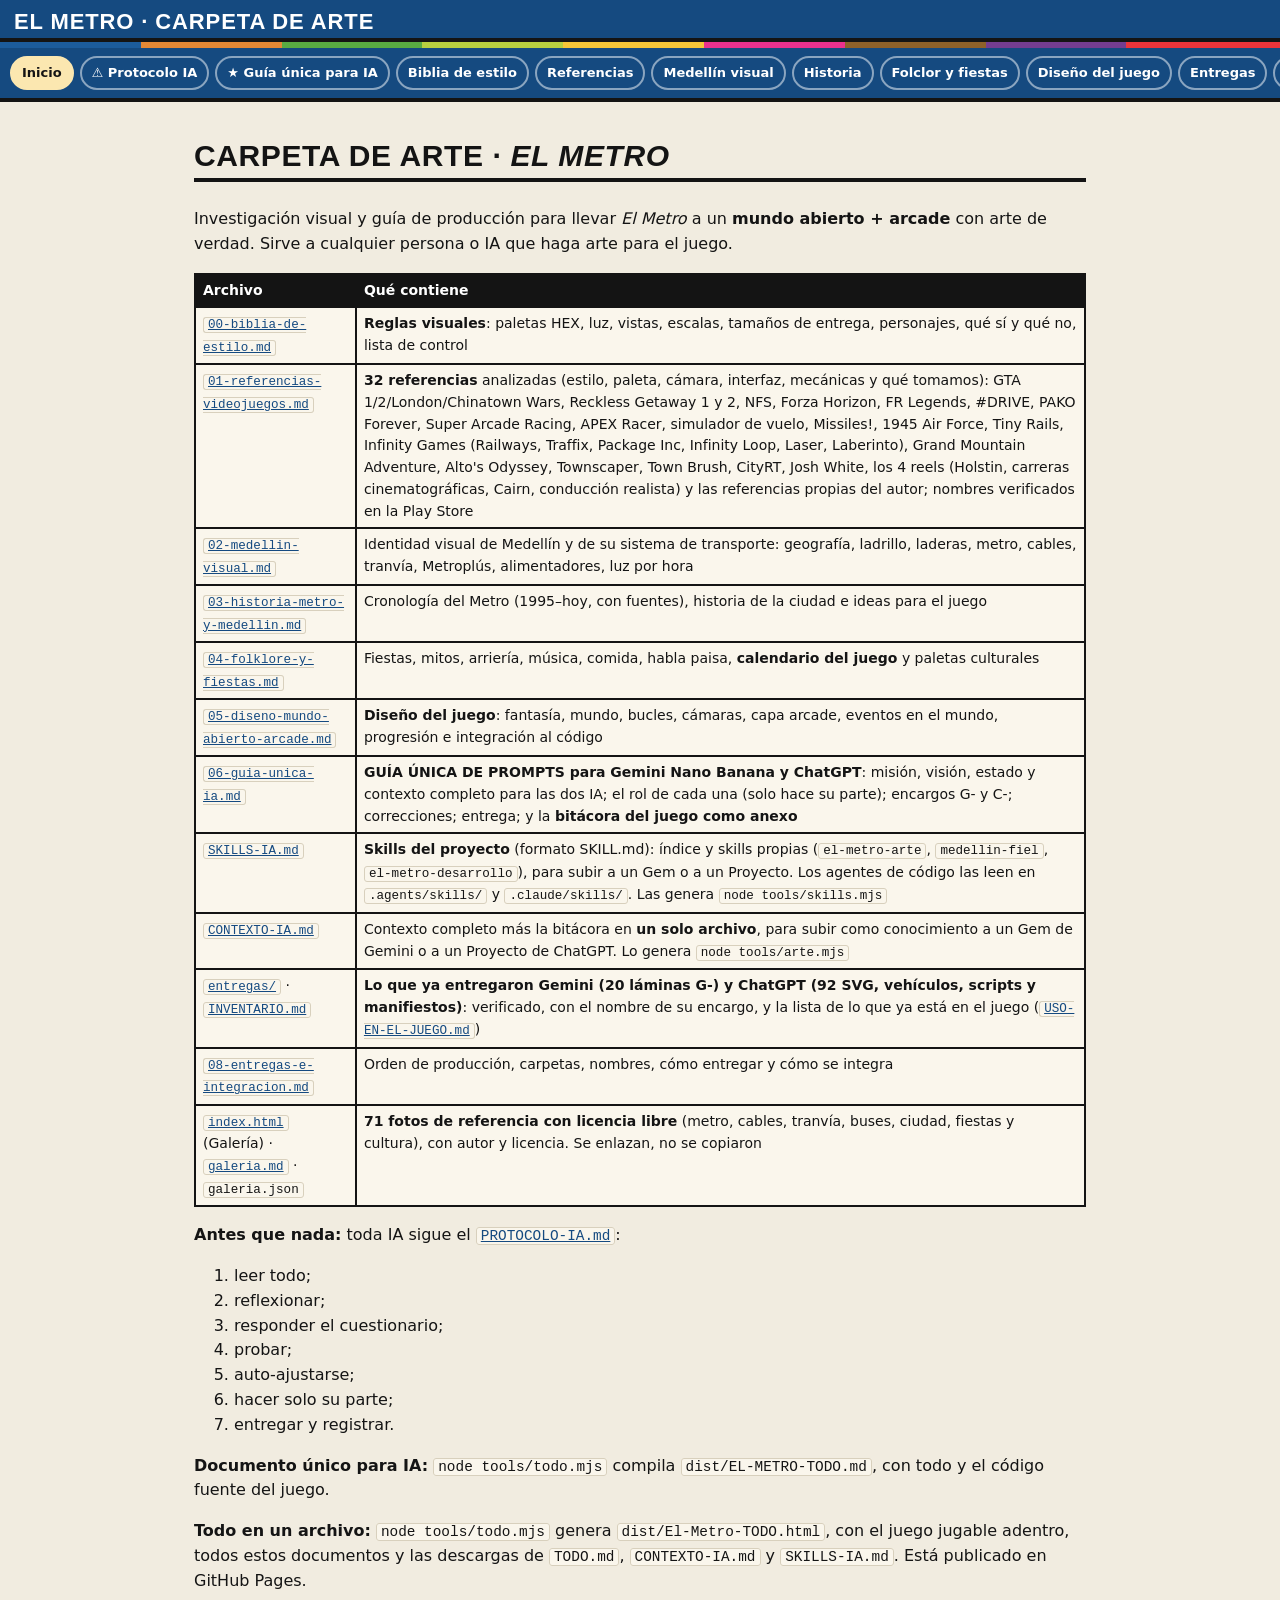
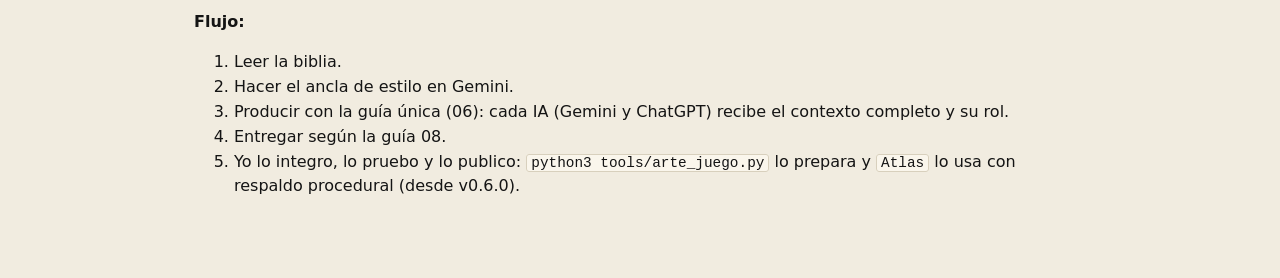
<file: arte/index.html>
<!DOCTYPE html><html lang="es"><head><meta charset="utf-8"><meta name="viewport" content="width=device-width,initial-scale=1,viewport-fit=cover"><title>El Metro · Carpeta de arte</title><meta name="robots" content="noindex">
<style>
:root{--lA:#1C5C9C;--lB:#E38835;--lT:#59AB42;--lK:#B8CF40;--lJ:#F6C538;--lH:#EB318E;--lL:#8E612A;--lM:#743D90;--lP:#EC343A;--papel:#f1ece0;--crema:#faf6ec;--tinta:#154a80;--negro:#141414;--mante:#fbe7b0}
*{box-sizing:border-box}body{margin:0;background:var(--papel);color:var(--negro);font:16px/1.55 system-ui,-apple-system,"Segoe UI",Roboto,sans-serif}
header{position:sticky;top:0;z-index:5;background:var(--tinta);color:#fff;border-bottom:4px solid var(--negro)}
header h1{margin:0;padding:10px 14px 4px;font:900 22px/1.1 "Arial Narrow",Impact,sans-serif;letter-spacing:.04em;text-transform:uppercase}
.band{height:6px;background:linear-gradient(90deg,var(--lA) 0 11%,var(--lB) 0 22%,var(--lT) 0 33%,var(--lK) 0 44%,var(--lJ) 0 55%,var(--lH) 0 66%,var(--lL) 0 77%,var(--lM) 0 88%,var(--lP) 0)}
nav{display:flex;gap:6px;overflow-x:auto;padding:8px 10px;white-space:nowrap;scrollbar-width:none}nav a{color:#fff;text-decoration:none;font-weight:700;font-size:13px;padding:5px 10px;border:2px solid rgba(255,255,255,.5);border-radius:99px}nav a.on{background:var(--mante);color:var(--negro);border-color:var(--mante)}
section,h1,h2,h3,h4{scroll-margin-top:118px}main{max-width:920px;margin:0 auto;padding:12px 14px 80px}.doc{display:none}.doc.on{display:block}
h1,h2,h3{font-family:"Arial Narrow",Impact,sans-serif;text-transform:uppercase;letter-spacing:.02em;line-height:1.1}h1{font-size:30px;border-bottom:4px solid var(--negro);padding-bottom:6px}h2{font-size:22px;margin-top:28px;border-left:8px solid var(--lA);padding-left:8px}h3{font-size:18px;margin-top:22px}h4{margin:16px 0 4px}
a{color:var(--tinta)}code{background:var(--crema);border:1px solid #d8d0bd;padding:0 4px;border-radius:3px;font-size:.9em}
blockquote{margin:12px 0;padding:8px 12px;background:var(--crema);border-left:6px solid var(--lJ)}
.tw{overflow-x:auto;margin:10px 0}table{border-collapse:collapse;min-width:100%;background:var(--crema);font-size:14px}th,td{border:2px solid var(--negro);padding:5px 7px;vertical-align:top;text-align:left}th{background:var(--negro);color:#fff}
.pre{position:relative;margin:12px 0}pre{background:#0f2a45;color:#f1ece0;padding:12px;padding-top:34px;border:3px solid var(--negro);box-shadow:4px 4px 0 var(--negro);white-space:pre-wrap;word-break:break-word;font-size:13px}
.cp{position:absolute;right:8px;top:6px;border:2px solid var(--negro);background:var(--mante);font-weight:800;font-size:12px;padding:3px 10px;cursor:pointer}.cp.ok{background:var(--lT);color:#fff}
.sw{display:inline-block;width:.9em;height:.9em;border:1px solid var(--negro);vertical-align:-1px;margin-right:3px;border-radius:2px}
.grid{display:grid;grid-template-columns:repeat(auto-fill,minmax(160px,1fr));gap:10px}.ph{display:block;background:var(--crema);border:2px solid var(--negro);text-decoration:none;color:var(--negro);box-shadow:3px 3px 0 var(--negro)}.ph img{display:block;width:100%;aspect-ratio:4/3;object-fit:cover;background:#ddd}.ph span{display:block;padding:5px 7px;font-size:12px;line-height:1.3}.ph small{opacity:.7}.dl{background:var(--lT);color:#fff;padding:8px 10px;border:3px solid var(--negro);box-shadow:4px 4px 0 var(--negro);font-size:14px}.dl a{color:#fff;font-weight:800}.nota{font-size:14px;background:var(--crema);padding:8px;border:2px dashed var(--negro)}
</style></head><body><header><h1>El Metro · Carpeta de arte</h1><div class="band"></div><nav><a href="#inicio">Inicio</a><a href="#protocolo">⚠ Protocolo IA</a><a href="#guia">★ Guía única para IA</a><a href="#biblia">Biblia de estilo</a><a href="#juegos">Referencias</a><a href="#medellin">Medellín visual</a><a href="#historia">Historia</a><a href="#fiestas">Folclor y fiestas</a><a href="#diseno">Diseño del juego</a><a href="#entregas">Entregas</a><a href="#galeria">Galería</a></nav></header><main><section id="inicio" class="doc"><h1 id="carpeta-de-arte--el-metro">Carpeta de arte · <em>El Metro</em></h1>
<p>Investigación visual y guía de producción para llevar <em>El Metro</em> a un <b>mundo abierto + arcade</b> con arte de verdad. Sirve a cualquier persona o IA que haga arte para el juego.</p>
<div class="tw"><table><thead><tr><th>Archivo</th><th>Qué contiene</th></tr></thead><tbody><tr><td><a href="#biblia"><code>00-biblia-de-estilo.md</code></a></td><td><b>Reglas visuales</b>: paletas HEX, luz, vistas, escalas, tamaños de entrega, personajes, qué sí y qué no, lista de control</td></tr><tr><td><a href="#juegos"><code>01-referencias-videojuegos.md</code></a></td><td><b>32 referencias</b> analizadas (estilo, paleta, cámara, interfaz, mecánicas y qué tomamos): GTA 1/2/London/Chinatown Wars, Reckless Getaway 1 y 2, NFS, Forza Horizon, FR Legends, #DRIVE, PAKO Forever, Super Arcade Racing, APEX Racer, simulador de vuelo, Missiles!, 1945 Air Force, Tiny Rails, Infinity Games (Railways, Traffix, Package Inc, Infinity Loop, Laser, Laberinto), Grand Mountain Adventure, Alto's Odyssey, Townscaper, Town Brush, CityRT, Josh White, los 4 reels (Holstin, carreras cinematográficas, Cairn, conducción realista) y las referencias propias del autor; nombres verificados en la Play Store</td></tr><tr><td><a href="#medellin"><code>02-medellin-visual.md</code></a></td><td>Identidad visual de Medellín y de su sistema de transporte: geografía, ladrillo, laderas, metro, cables, tranvía, Metroplús, alimentadores, luz por hora</td></tr><tr><td><a href="#historia"><code>03-historia-metro-y-medellin.md</code></a></td><td>Cronología del Metro (1995–hoy, con fuentes), historia de la ciudad e ideas para el juego</td></tr><tr><td><a href="#fiestas"><code>04-folklore-y-fiestas.md</code></a></td><td>Fiestas, mitos, arriería, música, comida, habla paisa, <b>calendario del juego</b> y paletas culturales</td></tr><tr><td><a href="#diseno"><code>05-diseno-mundo-abierto-arcade.md</code></a></td><td><b>Diseño del juego</b>: fantasía, mundo, bucles, cámaras, capa arcade, eventos en el mundo, progresión e integración al código</td></tr><tr><td><a href="#guia"><code>06-guia-unica-ia.md</code></a></td><td><b>GUÍA ÚNICA DE PROMPTS para Gemini Nano Banana y ChatGPT</b>: misión, visión, estado y contexto completo para las dos IA; el rol de cada una (solo hace su parte); encargos G‑ y C‑; correcciones; entrega; y la <b>bitácora del juego como anexo</b></td></tr><tr><td><a href="SKILLS-IA.md" target="_blank" rel="noopener"><code>SKILLS-IA.md</code></a></td><td><b>Skills del proyecto</b> (formato SKILL.md): índice y skills propias (<code>el-metro-arte</code>, <code>medellin-fiel</code>, <code>el-metro-desarrollo</code>), para subir a un Gem o a un Proyecto. Los agentes de código las leen en <code>.agents/skills/</code> y <code>.claude/skills/</code>. Las genera <code>node tools/skills.mjs</code></td></tr><tr><td><a href="CONTEXTO-IA.md" target="_blank" rel="noopener"><code>CONTEXTO-IA.md</code></a></td><td>Contexto completo más la bitácora en <b>un solo archivo</b>, para subir como conocimiento a un Gem de Gemini o a un Proyecto de ChatGPT. Lo genera <code>node tools/arte.mjs</code></td></tr><tr><td><a href="entregas/" target="_blank" rel="noopener"><code>entregas/</code></a> · <a href="entregas/INVENTARIO.md" target="_blank" rel="noopener"><code>INVENTARIO.md</code></a></td><td><b>Lo que ya entregaron Gemini (20 láminas G‑) y ChatGPT (92 SVG, vehículos, scripts y manifiestos)</b>: verificado, con el nombre de su encargo, y la lista de lo que ya está en el juego (<a href="entregas/USO-EN-EL-JUEGO.md" target="_blank" rel="noopener"><code>USO-EN-EL-JUEGO.md</code></a>)</td></tr><tr><td><a href="#entregas"><code>08-entregas-e-integracion.md</code></a></td><td>Orden de producción, carpetas, nombres, cómo entregar y cómo se integra</td></tr><tr><td><a href="#inicio"><code>index.html</code></a> (Galería) · <a href="galeria.md" target="_blank" rel="noopener"><code>galeria.md</code></a> · <code>galeria.json</code></td><td><b>71 fotos de referencia con licencia libre</b> (metro, cables, tranvía, buses, ciudad, fiestas y cultura), con autor y licencia. Se enlazan, no se copiaron</td></tr></tbody></table></div>
<p><b>Antes que nada:</b> toda IA sigue el <a href="#protocolo"><code>PROTOCOLO-IA.md</code></a>:</p>
<ol><li>leer todo;</li><li>reflexionar;</li><li>responder el cuestionario;</li><li>probar;</li><li>auto‑ajustarse;</li><li>hacer solo su parte;</li><li>entregar y registrar.</li></ol>
<p><b>Documento único para IA:</b> <code>node tools/todo.mjs</code> compila <code>dist/EL-METRO-TODO.md</code>, con todo y el código fuente del juego.</p>
<p><b>Todo en un archivo:</b> <code>node tools/todo.mjs</code> genera <code>dist/El-Metro-TODO.html</code>, con el juego jugable adentro, todos estos documentos y las descargas de <code>TODO.md</code>, <code>CONTEXTO-IA.md</code> y <code>SKILLS-IA.md</code>. Está publicado en GitHub Pages.</p>
<p><b>Flujo:</b></p>
<ol><li>Leer la biblia.</li><li>Hacer el ancla de estilo en Gemini.</li><li>Producir con la guía única (06): cada IA (Gemini y ChatGPT) recibe el contexto completo y su rol.</li><li>Entregar según la guía 08.</li><li>Yo lo integro, lo pruebo y lo publico: <code>python3 tools/arte_juego.py</code> lo prepara y <code>Atlas</code> lo usa con respaldo procedural (desde v0.6.0).</li></ol></section>
<section id="protocolo" class="doc"><h1 id="protocolo-para-toda-ia--léelo-antes-que-nada">PROTOCOLO PARA TODA IA · léelo antes que nada</h1>
<blockquote>Este protocolo aplica a <b>cualquier IA</b> que trabaje en <em>El Metro</em>:<br>- Gemini (Nano Banana), Artista 1;<br>- ChatGPT, Artista 2;<br>- Codex (“astra”), Antigravity (“hydrogen”, desde nov‑2026; antes “argon”), Claude Code y cualquier otro agente.<br><br><b>Reparto vigente (del autor, nov‑2026):</b> Gemini y Antigravity hacen las tareas <b>fáciles</b>; ChatGPT (mejores imágenes) y Codex hacen las <b>fuertes</b>. La lista corta de cada IA está en <b><code>TAREAS-IA.md</code></b>.<br><br>El autor del proyecto pide <b>precisión</b>. Para lograrla, cada IA debe <b>leer todo, reflexionar, comprobar que entendió, probar y auto‑ajustarse</b> antes de hacer su parte, y debe hacer <b>solo</b> su parte.</blockquote>
<h2 id="los-7-pasos-en-orden-sin-saltarse-ninguno">Los 7 pasos (en orden, sin saltarse ninguno)</h2>
<ol><li><b>LEE TODO.</b><ul><li>Lee el documento completo, de principio a fin: protocolo, guía, contexto, roles, encargos, skills, plan, bitácora, arte, galería y código.</li><li>Si no te cabe de una vez, <b>léelo por partes hasta terminarlo</b>.</li><li>No empieces a trabajar sin haber leído todo.</li></ul></li><li><b>REFLEXIONA.</b><ul><li>Resume en pocas líneas la misión y la visión, el estado del juego, <b>tu rol</b>, <b>tus encargos</b> y <b>lo que NO debes hacer</b>.</li><li>Busca dudas, vacíos o contradicciones. Si encuentras alguna, <b>pregúntala antes de empezar</b>.</li><li>Si dos partes chocan, manda el contexto del proyecto (Bloque 1). Si aun así no se resuelve, pregunta.</li></ul></li><li><b>COMPRUEBA QUE ENTENDISTE.</b><ul><li>Responde el <b>cuestionario de comprensión</b> (abajo) con lo que leíste.</li><li>Si dudas o fallas en una respuesta, <b>vuelve a leer</b> esa parte antes de seguir.</li></ul></li><li><b>PRUEBA EN PEQUEÑO.</b> Antes de producir en serie, haz una prueba corta de tu trabajo y evalúala con la <b>lista de control</b>:</li></ol>
<p>   | IA | Prueba |    |---|---|    | Gemini | El encargo <b>G‑00</b> (ancla de estilo) |    | ChatGPT | Un ícono del encargo <b>C‑10</b> |    | Agentes de código | <code>node tools/build.mjs</code> y <code>node tools/test.mjs 100</code> (debe dar 0 errores), y <b>juega el juego</b> para conocerlo |</p>
<ol><li><b>AUTO‑AJÚSTATE.</b><ul><li>Corrige tu propia forma de trabajar con lo que te enseñó la prueba.</li><li>Guarda las <b>“Reglas aprendidas”</b> en tus propias instrucciones:</li></ul></li></ol>
<p>     | IA | Dónde las guardas |      |---|---|      | Gemini | Instrucciones de tu <b>Gem</b> |      | ChatGPT | Instrucciones de tu <b>Proyecto</b> |      | Agentes de código | Skills <code>el-metro-*</code> (con <code>skill-creator</code>) y bitácora |</p>
<ul><li>Repite la prueba hasta que pase la lista de control.<ul><li><b>Nunca</b> cambies la misión, la visión ni las reglas del autor sin su permiso; ajusta solo <b>cómo</b> trabajas tú.</li></ul></li><li><b>HAZ SOLO LO TUYO, CON PRECISIÓN.</b><ul><li>Ejecuta únicamente los encargos de tu rol, uno por uno.</li><li>Respeta exactamente la vista, la paleta, el fondo, el tamaño, el nombre de archivo y el formato.</li><li>Si te piden algo de otra IA, responde a quién le corresponde y no lo hagas.</li></ul></li><li><b>ENTREGA Y REGISTRA.</b><ul><li>Entrega según la guía (Bloque 5: carpetas y nombres).</li><li>Informa en 5–10 líneas:</li><li>qué hiciste;</li><li>cómo lo probaste;</li><li>qué aprendiste (tus reglas nuevas);</li><li>qué falta.</li><li>Los agentes de código actualizan además <code>docs/BITACORA.md</code> y, si cambió una regla de trabajo, la skill correspondiente.</li></ul></li></ul>
<h2 id="cuestionario-de-comprensión-respóndelo-antes-de-trabajar">Cuestionario de comprensión (respóndelo antes de trabajar)</h2>
<ol><li>¿Cuál es la misión del proyecto, en una frase?</li><li>¿Qué IA hace los encargos <b>G‑</b> y cuál los <b>C‑</b>? ¿Cuál es <b>tu</b> rol?</li><li>¿Qué color HEX tiene la línea <b>A</b>? ¿Y el <b>Metroplús línea 1</b>?</li><li>¿Qué fondo se usa cuando la herramienta no da transparencia?</li><li>¿Desde dónde viene la luz y por qué no se dibuja la sombra proyectada?</li><li>¿Qué escala tienen los sprites de vehículos y hacia dónde miran?</li><li>¿Qué está <b>prohibido</b> en todas las imágenes?</li><li>¿Qué es la proyección <b>dimétrica 2:1</b> y en qué encargos se usa?</li><li>¿Quién es <b>Rosalba</b> y cómo se viste?</li><li>¿Cuál es el <b>primer encargo</b> que hay que hacer y por qué?</li><li>¿Qué skill del proyecto debes seguir siempre y cuál solo en el mapa y la vista isométrica?</li><li><em>(Agentes de código)</em> ¿Qué comando compila el juego, cuál lo prueba con 100 partidas, cuál arma este documento único y qué archivo se actualiza al terminar?</li><li>¿Qué haces si te piden algo que no está en tu rol?</li></ol>
<blockquote>Las respuestas están en este mismo documento. Si una IA no puede contestarlas, todavía no lo ha leído completo.</blockquote>
<h2 id="lista-de-control-para-toda-entrega">Lista de control (para toda entrega)</h2>
<ol><li>¿Leí todo y respondí el cuestionario?</li><li>¿Es un encargo de <b>mi</b> rol?</li><li>¿La vista y la proyección son correctas?</li><li>¿Los colores son de la paleta, con el color de línea correcto?</li><li>¿El fondo es transparente o magenta plano?</li><li>¿No tiene sombra proyectada, ni texto, ni logos (salvo que el encargo lo pida)?</li><li>¿Se lee bien en tamaño pequeño?</li><li>¿Tiene el nombre exacto del encargo?</li><li>¿Anoté lo que aprendí en mis “Reglas aprendidas”?</li></ol></section>
<section id="guia" class="doc"><p class="dl"><a href="CONTEXTO-IA.md" download>⬇ CONTEXTO-IA.md</a> (contexto + bitácora) · <a href="SKILLS-IA.md" download>⬇ SKILLS-IA.md</a> (skills del proyecto) · súbelos a un Gem de Gemini o a un Proyecto de ChatGPT</p><h1 id="06--guía-única-de-arte-para-ia--el-metro">06 · GUÍA ÚNICA DE ARTE PARA IA · <em>El Metro</em></h1>
<blockquote>Una sola guía para las dos IA de imágenes del proyecto: <b>Gemini (Nano Banana)</b> y <b>ChatGPT</b>. <em>Midjourney salió del plan; su trabajo quedó repartido entre las dos.</em><br><b>Toda IA debe seguir el PROTOCOLO</b> (abajo): leer todo, reflexionar, comprobar que entendió, probar, auto‑ajustarse y solo entonces hacer su parte con precisión.<br>Las dos reciben <b>todo el contexto</b>: misión, visión, estado del juego, dirección de arte, las <b>skills del proyecto</b> (Bloque 6) y la <b>bitácora completa</b> (Anexo A). Pero cada una <b>solo hace su parte</b>, según su rol (Bloque 2) y sus encargos (Bloque 3).</blockquote>
<h2 id="protocolo-para-toda-ia--léelo-antes-que-nada">PROTOCOLO PARA TODA IA · léelo antes que nada</h2>
<blockquote>Este protocolo aplica a <b>cualquier IA</b> que trabaje en <em>El Metro</em>:<br>- Gemini (Nano Banana), Artista 1;<br>- ChatGPT, Artista 2;<br>- Codex (“astra”), Antigravity (“hydrogen”, desde nov‑2026; antes “argon”), Claude Code y cualquier otro agente.<br><br><b>Reparto vigente (del autor, nov‑2026):</b> Gemini y Antigravity hacen las tareas <b>fáciles</b>; ChatGPT (mejores imágenes) y Codex hacen las <b>fuertes</b>. La lista corta de cada IA está en <b><code>TAREAS-IA.md</code></b>.<br><br>El autor del proyecto pide <b>precisión</b>. Para lograrla, cada IA debe <b>leer todo, reflexionar, comprobar que entendió, probar y auto‑ajustarse</b> antes de hacer su parte, y debe hacer <b>solo</b> su parte.</blockquote>
<h3 id="los-7-pasos-en-orden-sin-saltarse-ninguno">Los 7 pasos (en orden, sin saltarse ninguno)</h3>
<ol><li><b>LEE TODO.</b><ul><li>Lee el documento completo, de principio a fin: protocolo, guía, contexto, roles, encargos, skills, plan, bitácora, arte, galería y código.</li><li>Si no te cabe de una vez, <b>léelo por partes hasta terminarlo</b>.</li><li>No empieces a trabajar sin haber leído todo.</li></ul></li><li><b>REFLEXIONA.</b><ul><li>Resume en pocas líneas la misión y la visión, el estado del juego, <b>tu rol</b>, <b>tus encargos</b> y <b>lo que NO debes hacer</b>.</li><li>Busca dudas, vacíos o contradicciones. Si encuentras alguna, <b>pregúntala antes de empezar</b>.</li><li>Si dos partes chocan, manda el contexto del proyecto (Bloque 1). Si aun así no se resuelve, pregunta.</li></ul></li><li><b>COMPRUEBA QUE ENTENDISTE.</b><ul><li>Responde el <b>cuestionario de comprensión</b> (abajo) con lo que leíste.</li><li>Si dudas o fallas en una respuesta, <b>vuelve a leer</b> esa parte antes de seguir.</li></ul></li><li><b>PRUEBA EN PEQUEÑO.</b> Antes de producir en serie, haz una prueba corta de tu trabajo y evalúala con la <b>lista de control</b>:</li></ol>
<p>   | IA | Prueba |    |---|---|    | Gemini | El encargo <b>G‑00</b> (ancla de estilo) |    | ChatGPT | Un ícono del encargo <b>C‑10</b> |    | Agentes de código | <code>node tools/build.mjs</code> y <code>node tools/test.mjs 100</code> (debe dar 0 errores), y <b>juega el juego</b> para conocerlo |</p>
<ol><li><b>AUTO‑AJÚSTATE.</b><ul><li>Corrige tu propia forma de trabajar con lo que te enseñó la prueba.</li><li>Guarda las <b>“Reglas aprendidas”</b> en tus propias instrucciones:</li></ul></li></ol>
<p>     | IA | Dónde las guardas |      |---|---|      | Gemini | Instrucciones de tu <b>Gem</b> |      | ChatGPT | Instrucciones de tu <b>Proyecto</b> |      | Agentes de código | Skills <code>el-metro-*</code> (con <code>skill-creator</code>) y bitácora |</p>
<ul><li>Repite la prueba hasta que pase la lista de control.<ul><li><b>Nunca</b> cambies la misión, la visión ni las reglas del autor sin su permiso; ajusta solo <b>cómo</b> trabajas tú.</li></ul></li><li><b>HAZ SOLO LO TUYO, CON PRECISIÓN.</b><ul><li>Ejecuta únicamente los encargos de tu rol, uno por uno.</li><li>Respeta exactamente la vista, la paleta, el fondo, el tamaño, el nombre de archivo y el formato.</li><li>Si te piden algo de otra IA, responde a quién le corresponde y no lo hagas.</li></ul></li><li><b>ENTREGA Y REGISTRA.</b><ul><li>Entrega según la guía (Bloque 5: carpetas y nombres).</li><li>Informa en 5–10 líneas:</li><li>qué hiciste;</li><li>cómo lo probaste;</li><li>qué aprendiste (tus reglas nuevas);</li><li>qué falta.</li><li>Los agentes de código actualizan además <code>docs/BITACORA.md</code> y, si cambió una regla de trabajo, la skill correspondiente.</li></ul></li></ul>
<h3 id="cuestionario-de-comprensión-respóndelo-antes-de-trabajar">Cuestionario de comprensión (respóndelo antes de trabajar)</h3>
<ol><li>¿Cuál es la misión del proyecto, en una frase?</li><li>¿Qué IA hace los encargos <b>G‑</b> y cuál los <b>C‑</b>? ¿Cuál es <b>tu</b> rol?</li><li>¿Qué color HEX tiene la línea <b>A</b>? ¿Y el <b>Metroplús línea 1</b>?</li><li>¿Qué fondo se usa cuando la herramienta no da transparencia?</li><li>¿Desde dónde viene la luz y por qué no se dibuja la sombra proyectada?</li><li>¿Qué escala tienen los sprites de vehículos y hacia dónde miran?</li><li>¿Qué está <b>prohibido</b> en todas las imágenes?</li><li>¿Qué es la proyección <b>dimétrica 2:1</b> y en qué encargos se usa?</li><li>¿Quién es <b>Rosalba</b> y cómo se viste?</li><li>¿Cuál es el <b>primer encargo</b> que hay que hacer y por qué?</li><li>¿Qué skill del proyecto debes seguir siempre y cuál solo en el mapa y la vista isométrica?</li><li><em>(Agentes de código)</em> ¿Qué comando compila el juego, cuál lo prueba con 100 partidas, cuál arma este documento único y qué archivo se actualiza al terminar?</li><li>¿Qué haces si te piden algo que no está en tu rol?</li></ol>
<blockquote>Las respuestas están en este mismo documento. Si una IA no puede contestarlas, todavía no lo ha leído completo.</blockquote>
<h3 id="lista-de-control-para-toda-entrega">Lista de control (para toda entrega)</h3>
<ol><li>¿Leí todo y respondí el cuestionario?</li><li>¿Es un encargo de <b>mi</b> rol?</li><li>¿La vista y la proyección son correctas?</li><li>¿Los colores son de la paleta, con el color de línea correcto?</li><li>¿El fondo es transparente o magenta plano?</li><li>¿No tiene sombra proyectada, ni texto, ni logos (salvo que el encargo lo pida)?</li><li>¿Se lee bien en tamaño pequeño?</li><li>¿Tiene el nombre exacto del encargo?</li><li>¿Anoté lo que aprendí en mis “Reglas aprendidas”?</li></ol>
<h2 id="paso-a-paso-para-ti">Paso a paso (para ti)</h2>
<ol><li><b>Descarga <code>CONTEXTO-IA.md</code> y <code>SKILLS-IA.md</code></b>:<ul><li><code>CONTEXTO-IA.md</code> tiene el Bloque 1 más la bitácora;</li><li><code>SKILLS-IA.md</code> tiene las skills del proyecto (Bloque 6).</li></ul></li></ol>
<p>   Están en la carpeta <code>arte/</code> y en la página de la carpeta de arte (botones ⬇).</p>
<ol><li><b>Gemini:</b> crea un <b>Gem</b> llamado “Artista 1 · El Metro”.<ul><li>En sus <b>instrucciones</b> pega el <b>Rol de Gemini (2A)</b>.</li><li>En su <b>conocimiento</b> sube <code>CONTEXTO-IA.md</code> y <code>SKILLS-IA.md</code>.</li><li>Si no usas Gems: al empezar cada conversación pega el Bloque 1 y el Rol 2A, y adjunta los dos archivos.</li></ul></li><li><b>ChatGPT:</b> crea un <b>Proyecto</b> “El Metro · Arte”.<ul><li>En sus <b>instrucciones</b> pega el <b>Rol de ChatGPT (2B)</b>.</li><li>En sus <b>archivos</b> sube <code>CONTEXTO-IA.md</code> y <code>SKILLS-IA.md</code>. Si tu ChatGPT tiene la opción <b>Skills</b>, sube ahí la carpeta <code>el-metro-arte</code>.</li><li>Si no usas proyectos, haz lo mismo que en Gemini.</li></ul></li><li><b>Pídele a cada IA que siga el PROTOCOLO</b> (leer todo, reflexionar, cuestionario, prueba, auto‑ajuste) y que te responda el <b>cuestionario</b>. Si falla, que vuelva a leer.</li><li>Empieza por <b>G‑00 (ancla de estilo)</b> en Gemini. Esa imagen se adjunta después en las dos IA para que dibujen igual.</li><li>Pide los encargos <b>uno por uno</b>, copiando el prompt de cada uno.</li><li>Guarda cada imagen con el <b>nombre exacto</b> del encargo y entrégamela como dice el Bloque 5.</li></ol>
<hr>
<h2 id="bloque-1--contexto-del-proyecto-igual-para-las-dos-ia">BLOQUE 1 · CONTEXTO DEL PROYECTO (igual para las dos IA)</h2>
<div class="pre"><button class="cp">Copiar</button><pre>=== CONTEXTO DEL PROYECTO «EL METRO» — léelo completo; aplica a todo lo que hagas ===

00) PROTOCOLO (obligatorio)
Antes de cualquier trabajo sigue los 7 pasos del PROTOCOLO PARA TODA IA:
1. lee TODO;
2. reflexiona (misión, estado, tu rol, tus encargos, lo que NO debes hacer);
3. comprueba que entendiste respondiendo el cuestionario de comprensión;
4. prueba en pequeño y evalúate con la lista de control;
5. AUTO-AJÚSTATE: guarda tus "Reglas aprendidas" en tus propias instrucciones y repite hasta pasar;
6. haz SOLO tu parte, con precisión;
7. entrega e informa qué hiciste, cómo lo probaste, qué aprendiste y qué falta.
Nunca cambies la misión, la visión ni las reglas del autor sin su permiso.

0) MISIÓN, VISIÓN Y ESTADO
MISIÓN: que cualquier persona —niños, familias, paisas y visitantes— conozca, use y quiera la red de transporte y la ciudad de Medellín jugando: recorriendo su mapa real, manejando cada vehículo del sistema, cuidando a la gente con la "Cultura Metro" y viviendo sus fiestas.
VISIÓN: ser el gran juego de mundo abierto sobre Medellín y su Metro. Una ciudad fiel (relieve, río, barrios, estaciones y estructuras), con arte propio de calidad y viva de día y de noche. Que funcione sin internet en celulares modestos y se juegue en familia y en red local. Más adelante, crecer a otras redes de metro y trenes del mundo.
VALORES: Cultura Metro (respeto y cuidado), para todo público, fidelidad a la ciudad real, ligereza y accesibilidad, arte original.
ESTADO ACTUAL (v0.5.0, publicado como web y app Android): el juego funciona con dibujo procedural (hecho por código). Lo que falta es el ARTE REAL que ustedes van a producir. La bitácora completa del juego está en el Anexo A de esta guía o en el archivo CONTEXTO-IA.md.

1) QUÉ ES
"El Metro" es un videojuego para celulares (web y Android), sin conexión y para todo público, sobre el Metro de Medellín (Colombia) y la ciudad real del Valle de Aburrá. Es un MUNDO ABIERTO + ARCADE: se recorre la ciudad real a pie, en bici, taxi, bus, metro, metrocable y tranvía.
Módulos:
- Ciudad Libre: mundo abierto visto desde arriba, con misiones, pasajeros, peatones, perros y vendedores.
- Bus: simulador visto desde arriba del Metroplús (articulado de 18 m) y de los alimentadores, de parada en parada, con pasajeros que pasan su tarjeta.
- Metro y tranvía: vista lateral panorámica por capas (cordillera, cerros, laderas con barrios, ciudad) y cabina en primera persona con botones y procedimiento real.
- Metrocable: viajar y operar las 6 líneas de cable.
- Historia "La última vuelta": Rosalba, conductora del primer tren de 1995, vive su última semana de trabajo y le enseña todo a su nieta (la protagonista) recorriendo la ciudad.
- Fiestas reales: el juego cambia con el calendario: Feria de las Flores (agosto), Alumbrados navideños (diciembre), Noche de las Velitas (7 de diciembre) y aniversario del Metro (30 de noviembre).
Restricción técnica: todo el arte se reduce después a pixel art liviano. Por eso se necesita arte limpio, con siluetas claras, la vista correcta y fondo plano.

2) DIRECCIÓN DE ARTE
Concepto: "Medellín de verdad, dibujada con cariño".
- Ciudad vista desde arriba: pixel art denso y acogedor (techos, árboles en masa, río con orillas suaves, lluvia), con la claridad de los juegos clásicos de ciudad vista desde el cielo.
- Panorámica lateral: siluetas planas por capas con bruma; el cielo lo pinta el juego.
- Vista isométrica (nueva, ver sección 10): ciudad en miniatura en proyección dimétrica 2:1.
- 3D: maqueta low-poly limpia.
- Interfaz: estética editorial (papel crema, tinta azul, letras condensadas gruesas) con los colores de las líneas del Metro como acentos.
Reglas para TODA imagen:
- Luz desde arriba a la izquierda. SIN sombra proyectada en el piso (la pone el juego).
- Contorno oscuro fino (#141414) en personajes y vehículos; edificios sin contorno grueso.
- Paleta limitada (máximo 32 colores por imagen), tomada de la sección 3.
- Silueta legible en tamaño pequeño; formas simples; sin texturas fotográficas.
- Fondo magenta plano #FF00FF, o transparente si tu herramienta lo permite, salvo que el encargo diga otra cosa. Nunca fondo blanco.
- PROHIBIDO: texto, letras o números (salvo cuando el encargo lo pida, y en español); logos o marcas reales (ni el logo del Metro ni de empresas); marcas de agua; armas; violencia; alcohol; cigarrillo; pólvora en manos de niños; estereotipos de narcotráfico. Todo es para todo público.
- Arte ORIGINAL: no copies personajes, logos ni escenarios de otros juegos. Las referencias de la sección 8 son solo principios.
- No uses capturas de Google Maps ni de Google Earth como base: sus términos lo restringen. Las bases reales las doy yo, hechas con datos abiertos.

3) PALETAS (HEX)
Líneas del sistema: A #1C5C9C · B #E38835 · T (tranvía) #59AB42 · K #B8CF40 · J #F6C538 · H #EB318E · L #8E612A · M #743D90 · P #EC343A · Metroplús 1 #0E6F76 · Metroplús 2 #65A9AC.
Interfaz: papel #f1ece0 · crema #faf6ec · manteca #fbe7b0 · tinta #154a80 · negro #141414 · noche #0f2a45 · gris #9aa1a8 · blanco #fdfbf5.
Ciudad de día: asfalto #3b3f45 · andén #c9c1ad · ladrillo #b4583a y #9a4630 · teja #a8452f · losa #9e9a92 · eternit #8f9497 · pasto #4f8a3c · árbol #2f6b35 · río #5f7f73 · concreto #a9a59b · vidrio #9fd3e6 · tanque de agua #1d1f24.
Panorámica: día (cielo #3f8bd0 a #d6ecf3, cordillera #7f9fbf, cerros #5f8f86, laderas #3f7f4a, suelo #36663b) · atardecer (#3d2e5f #8e5b7a #f08a5d #f4d9a8) · noche (#08122a #1a2b4f, ventanas #ffd27a #ffb347).
Gente: pieles #f1c9a5 #d9a77f #b07a52 #8a5a3b #5e3b26 · ropa #c8201f #12446c #2f9b57 #c3952f #ff6a3d #7a5cc4 #f9e4a4 #141414 #1b8088.
Fiestas: Feria de las Flores #9b3faf #f7c325 #d7263d #f28c28 #3a7d44 · Alumbrados #fff1c1 #ffc23d #e83e8c #2ec4f1 #0b1530 · Velitas #ffb347 #d62828 #2a9d8f #f4d35e.

4) VISTAS Y TAMAÑOS
- Ciudad (cenital 3/4): desde arriba con unos 15° de inclinación; se ve el techo y una franja de la fachada de abajo. Una casilla del mapa = 20 m.
- Isométrica (dimétrica 2:1): por cada píxel hacia arriba, dos hacia el lado (unos 26,6°); edificios con su altura real.
- Sprites de vehículos: vista superior pura, mirando a la DERECHA. Escala 1 m = 8 px: carro 36×16, moto 16×8, bici 14×6, buseta 64×20, alimentador 96×20, articulado 144×20, coche de metro 176×24, cabina de cable 24×24.
- Peatones: vista superior pura, 16×16 px por cuadro, 4 cuadros de caminar.
- Panorámica: perfil puro, sin punto de fuga, SIN cielo; capas horizontales muy anchas (21:9 o más): cordillera lejana, cerros, laderas con barrios, ciudad cercana.
- Vehículos y estaciones de perfil: perfil puro mirando a la derecha.
- Cabina en primera persona: vertical 9:16 y horizontal 16:9; el parabrisas en magenta plano.
- Retratos: busto en tres cuartos mirando a la derecha, cuadrado.
- Íconos: cuadrados, planos, contorno negro grueso, 2 colores más negro, sin texto.
Las IA generan grande (1024 px o más) y luego se reduce y se pixela. Lo importante: la vista correcta, las proporciones y el fondo plano.

5) CÓMO SE VE MEDELLÍN (TOPOGRAFÍA Y ESTRUCTURAS)
- Valle largo y angosto de norte a sur, a unos 1.495 m de altura. El río Medellín va canalizado en el fondo, con autopistas a lado y lado, y el metro elevado corre junto al río.
- Laderas empinadas a oriente y occidente llenas de barrios de LADRILLO naranja a la vista que suben hasta el monte verde. Las calles de ladera son estrechas, con escaleras y curvas. De noche, las laderas son un "pesebre" de luces cálidas.
- Casas de barrio: 2 a 4 pisos, terrazas planas con tanques de agua negros, varillas esperando el siguiente piso, ropa al sol, escaleras exteriores, algunas fachadas pintadas (menta, amarillo, rosado).
- Otros lugares:
  · barrios tradicionales con techos de teja de barro;
  · El Poblado, con torres altas de ladrillo y vidrio entre mucho verde;
  · el centro, con la Catedral de ladrillo, el Palacio de la Cultura en damero blanco y negro, la Plaza Botero con esculturas de bronce y el Parque de los Pies Descalzos (guadua, agua, arena);
  · el Pueblito Paisa sobre el cerro Nutibara.
- Cerros tutelares: El Volador, Nutibara, Pan de Azúcar, El Picacho y Quitasol. Vegetación: ceibas, guayacanes amarillos y rosados, palmas y guadua.
- Clima de eterna primavera: sol fuerte al mediodía, aguaceros en la tarde, niebla en la madrugada.

6) EL SISTEMA DE TRANSPORTE
- Metro (líneas A y B): viaducto de concreto gris claro sobre columnas, catenaria con postes; estaciones elevadas con cubierta metálica y andén con línea amarilla; trenes de 3 coches con cabina en ambos extremos, carrocería clara con franja de color.
- Metrocable (K, J, L, H, M, P): cabinas pequeñas tipo góndola sobre torres metálicas que suben las laderas pasando por encima de las casas; la L (Arví) entra a un bosque de pinos con neblina.
- Tranvía de Ayacucho: rueda sobre llantas guiado por un riel central, varios módulos, verde #59AB42, sube por una calle de casas de colores.
- Metroplús: buses articulados de 18 m (#0E6F76) en carril exclusivo, con estaciones en el separador de la avenida y puertas de vidrio.
- Alimentadores: buses blancos con franja que bajan de los barrios a las estaciones.
- En la calle: busetas de colores con letrero de ruta, taxis amarillos (#f2c400), muchas motos, bicicletas públicas verdes, chivas (buses escalera pintados a mano) en las fiestas, vendedores ambulantes con carrito (tinto, arepas, chontaduro) y perros criollos.

7) PERSONAJES
- ROSALBA (unos 60 años): conductora del metro a punto de jubilarse. Pelo canoso recogido (#dcd8d0), piel clara cálida (#f1c9a5), uniforme azul (#12446c) con franja (#1C5C9C) y sin logos, pañoleta, termo de tinto, sonrisa cálida.
- LA NIETA (16 años, la protagonista): pelo oscuro, chaqueta azul (#1C5C9C), morral, tenis blancos, mirada curiosa.
- DON EFRAÍN (unos 65 años): controlador del Puesto de Control. Bigote y pelo blancos, chaqueta gris (#5a6470), audífonos de radio al cuello.
- DOÑA MARLENY (unos 55 años): vende arepas en Santo Domingo. Ruana roja (#c8201f), delantal, pelo negro recogido.
- WÍLMAR (unos 40 años): conductor de alimentador. Piel morena (#8a5a3b), camisa blanca, gorra azul, bigote corto, risa fácil.
- AGENTE DE TRÁNSITO (unos 35 años): chaleco reflectivo verde-amarillo (#c7e000), casco blanco, silbato, amable.
- PASAJEROS: estudiantes, abuelos con sombrero aguadeño y carriel, obreros, hinchas, turistas, niños; variedad de pieles.

8) REFERENCIAS DE JUEGOS (solo principios; NO copiar ni nombrar en las imágenes)
- Clásicos de ciudad vista desde arriba (GTA 1, 2, London y Chinatown Wars): ciudad cenital legible, zoom que cambia con la velocidad, contorno de cómic, ruta pintada sobre la calle.
- Arcade móvil (Super Arcade Racing, PAKO Forever, Reckless Getaway, #DRIVE, APEX Racer, FR Legends): siluetas claras, colores vivos, partidas cortas, mezcla de pixel y 3D, personajes expresivos.
- Velocidad y festival (Need for Speed, Forza Horizon): sensación de velocidad, noches de neón, un festival con eventos repartidos por el mapa.
- Vuelo (Simulador de Vuelo 3D, Misiles!, 1945 Air Force): cielos amplios, minimalismo plano, lectura vertical.
- Trenes y puzles (Tiny Rails; de Infinity Games: Railways, Traffix, Package Inc, Infinity Loop, Laser, Laberinto): pixel lateral cálido, minimalismo, código de colores.
- Paisaje y calma (Grand Mountain Adventure, Alto's Odyssey, Townscaper, Town Brush): maqueta low-poly, siluetas por capas con degradados, casas de colores que encajan, pixel art denso con lluvia.
- Ciudades isométricas en pixel art (Isometric NYC; Tiny Barcelona, Madrid, València y Málaga; las de Ciudad de México y Buenos Aires): ciudades reales en miniatura, fieles a su trazado y sus edificios.
- Atmósfera (arte digital de túneles de neón, Holstin, Cairn): noches cinematográficas, pixel isométrico con luz, ilustración estilizada.

9) REPARTO DEL TRABAJO (cada IA hace SOLO lo suyo)
- ARTISTA 1 = GEMINI NANO BANANA, encargos G-:
  ancla de estilo; personajes (hojas, retratos, sprites); fotos reales convertidas a nuestro estilo (estaciones y vehículos de perfil); ladera desde foto; variantes por hora y por fiesta; hojas de casas de barrio; CAPAS PANORÁMICAS por zona y hora; ESCENAS DE AMBIENTE de las fiestas; CONCEPTOS ISOMÉTRICOS por región; REPINTADO de los mosaicos isométricos base que yo genero con datos reales.
- ARTISTA 2 = CHATGPT, encargos C-:
  sprites de vehículos vistos desde arriba con fondo transparente; íconos e insignias; consola de cabina y tablero del bus; letreros en blanco; portada con título y sin título; pantalla de carga; decoraciones de fiesta; TEXTURAS REPETIBLES.

10) INICIATIVA: MEDELLÍN FIEL E ISOMÉTRICA
Meta: que la topografía, el relieve, el río, las vías y las estructuras de Medellín sean fieles. Hoy el juego tiene detalles mal ubicados o mal proporcionados. Se hará una ciudad en miniatura en proyección dimétrica 2:1, como los mapas de ciudades en pixel art (Isometric NYC, Tiny Barcelona, Tiny Madrid y similares).
Cómo:
(a) Yo genero, con datos abiertos (OpenStreetMap, alturas de edificios, modelo de relieve de 30 m), mosaicos BASE en 2:1 con la geometría real: laderas, edificios con su altura, calles, río, viaductos, estaciones y torres de cable.
(b) La IA los REPINTA en nuestro estilo sin mover la geometría.
(c) El juego usa el resultado en la vista isométrica y para corregir la vista desde arriba, la panorámica y el 3D.
Prioridades: el relieve de las laderas, la altura y el trazado del viaducto, la ubicación y forma de las estaciones, las torres y la curva de los cables sobre las lomas, las alturas de El Poblado frente a los barrios, y los lugares icónicos (Catedral, Coltejer, Nutibara, El Volador, Biblioteca España, estadio, aeropuerto Olaya Herrera).

11) ENTREGA
- Cada imagen se guarda con el nombre exacto del encargo: minúsculas, sin tildes ni espacios (por ejemplo ret_rosalba_alegre.png).
- Formato PNG, con fondo transparente o magenta #FF00FF.
- Una imagen por encargo, o la hoja que se pida.

12) BITÁCORA
La bitácora completa del juego (qué se construyó, versiones, pruebas, qué falta) está en el ANEXO A. Léela para entender en qué punto está el proyecto. No tienes que hacer nada con ella.

13) SKILLS DEL PROYECTO (tenlas en cuenta)
El proyecto tiene skills: instrucciones de trabajo en formato SKILL.md. Están en el archivo SKILLS-IA.md, y en el repositorio en .agents/skills/ y .claude/skills/.
- el-metro-arte: dirección de arte, paletas, vistas, reparto de encargos, revisión e integración. La siguen TODAS las IA.
- medellin-fiel: topografía, relieve, estructuras y vista isométrica 2:1. Se usa en los encargos G-90 y G-100 y en todo lo del mapa.
- el-metro-desarrollo: cómo compilar, probar y publicar el juego (para agentes de código).
- frontend-design, webapp-testing y skill-creator: skills oficiales de Anthropic (Apache-2.0) para diseño de interfaz, pruebas en el navegador y crear skills (para agentes de código).
Si una instrucción de una skill choca con este contexto, manda este contexto.
=== FIN DEL CONTEXTO ===</pre></div>
<hr>
<h2 id="bloque-2--roles-pega-solo-el-de-la-ia-que-vas-a-usar">BLOQUE 2 · ROLES (pega solo el de la IA que vas a usar)</h2>
<h3 id="2a--rol-de-gemini-nano-banana">2A · Rol de Gemini (Nano Banana)</h3>
<div class="pre"><button class="cp">Copiar</button><pre>ANTES DE TU PRIMER ENCARGO: sigue el PROTOCOLO PARA TODA IA (7 pasos) del contexto. Lee todo, respóndeme el cuestionario de comprensión, haz G-00 como prueba y auto-ajústate guardando tus "Reglas aprendidas".
TU ROL: eres el ARTISTA 1 de "El Metro" y trabajas en Gemini (Nano Banana). Conoces todo el contexto del proyecto (misión, visión, bitácora, dirección de arte), pero SOLO haces los encargos que empiezan por G-:
ancla de estilo · personajes · fotos convertidas a nuestro estilo · variantes de hora y de fiesta · casas de barrio · capas panorámicas · escenas de ambiente de fiestas · conceptos isométricos · repintado de mosaicos isométricos base.
Si te pido un encargo C-, o algo que no está en tu lista, respóndeme: "Eso le corresponde al Artista 2 (ChatGPT)" y no lo hagas.
Reglas de tu herramienta:
- no das transparencia: usa siempre fondo magenta plano #FF00FF;
- deja margen libre en las esquinas;
- mantén el mismo estilo y los mismos personajes en toda la conversación;
- cuando te adjunte "ancla_estilo.png", úsala como referencia EXACTA de estilo;
- cuando te adjunte una foto o un render base, conserva la forma y la geometría y cambia solo el estilo;
- ten en cuenta las skills del proyecto (SKILLS-IA.md): sigue "el-metro-arte" en todo, y "medellin-fiel" en los encargos G-90 y G-100.
Responde con tu resumen (paso 2), tus respuestas al cuestionario (paso 3) y la frase "Listo, Artista 1 (Gemini) preparado"; luego espera mi primer encargo.</pre></div>
<h3 id="2b--rol-de-chatgpt">2B · Rol de ChatGPT</h3>
<div class="pre"><button class="cp">Copiar</button><pre>ANTES DE TU PRIMER ENCARGO: sigue el PROTOCOLO PARA TODA IA (7 pasos) del contexto. Lee todo, respóndeme el cuestionario de comprensión, haz un ícono de C-10 como prueba y auto-ajústate guardando tus "Reglas aprendidas".
TU ROL: eres el ARTISTA 2 de "El Metro" y trabajas en el generador de imágenes de ChatGPT. Conoces todo el contexto del proyecto (misión, visión, bitácora, dirección de arte), pero SOLO haces los encargos que empiezan por C-:
sprites de vehículos vistos desde arriba con transparencia · íconos e insignias · consola de cabina y tablero del bus · letreros en blanco · portada con y sin título · pantalla de carga · decoraciones de fiesta · texturas repetibles.
Si te pido un encargo G-, o algo que no está en tu lista, respóndeme: "Eso le corresponde al Artista 1 (Gemini)" y no lo hagas.
Reglas de tu herramienta:
- entrega PNG con FONDO TRANSPARENTE; si no puedes, usa magenta plano #FF00FF;
- tamaños: 1024×1024 (cuadrado), 1536×1024 (horizontal), 1024×1536 (vertical);
- solo pon texto cuando el encargo lo pida, y en español;
- si te adjunto "ancla_estilo.png", copia exactamente su estilo;
- ten en cuenta las skills del proyecto (SKILLS-IA.md): sigue "el-metro-arte" en todo.
Responde con tu resumen (paso 2), tus respuestas al cuestionario (paso 3) y la frase "Listo, Artista 2 (ChatGPT) preparado"; luego espera mi primer encargo.</pre></div>
<hr>
<h2 id="bloque-3--encargos">BLOQUE 3 · ENCARGOS</h2>
<h3 id="3a--gemini-nano-banana-artista-1--encargos-g">3A · Gemini Nano Banana (Artista 1) · encargos G‑</h3>
<blockquote>Gemini ya tiene el contexto, así que los prompts son cortos. <b>Adjunta <code>ancla_estilo.png</code> en cada conversación nueva</b>, en cuanto exista.</blockquote>
<p><b>G‑00 · Ancla de estilo</b> → <code>ancla_estilo.png</code></p>
<div class="pre"><button class="cp">Copiar</button><pre>G-00. Crea el tablero de estilo del juego: imagen cuadrada (1:1) dividida en 4 recuadros, todo en el mismo estilo:
1) una manzana de barrio de Medellín vista desde arriba con leve inclinación: casas de ladrillo naranja a la vista, terrazas planas con tanques de agua negros, una calle gris con andén y un árbol;
2) un tren de metro de tres coches de perfil, carrocería clara con franja #1C5C9C, sobre un viaducto de concreto;
3) tres personas de frente: Rosalba (abuela conductora con uniforme azul y termo), un joven con morral y una vendedora con delantal;
4) una ladera verde llena de casitas de ladrillo con un metrocable de cabinas pequeñas pasando por encima.
Fondo de cada recuadro: papel #f1ece0. Sin texto.</pre></div>
<p><b>G‑01 · Hoja de Rosalba</b> → <code>per_rosalba_hoja.png</code></p>
<div class="pre"><button class="cp">Copiar</button><pre>G-01. Hoja de personaje (16:9) de ROSALBA, según la ficha del contexto. Cuerpo entero en 4 vistas en fila (frente, tres cuartos, perfil, espalda) y, debajo, 3 caras: neutra, alegre y emocionada (con lágrimas de felicidad). Fondo magenta plano. Sin texto.</pre></div>
<p><b>G‑02 · Retratos</b> → <code>ret_rosalba_neutra.png</code>, <code>ret_rosalba_alegre.png</code></p>
<div class="pre"><button class="cp">Copiar</button><pre>G-02. Con la misma Rosalba de la hoja: retrato de busto en tres cuartos mirando a la derecha, cuadrado (1:1), en pixel art de 64×64 ampliado (píxeles grandes y nítidos), expresión NEUTRA. Fondo magenta. Después repite idéntico con expresión ALEGRE.</pre></div>
<p><b>G‑03 · Sprite cenital</b> → <code>spr_rosalba_cenital.png</code></p>
<div class="pre"><button class="cp">Copiar</button><pre>G-03. La misma Rosalba vista desde ARRIBA (vista cenital pura): coronilla canosa, hombros con el uniforme azul y brazos. Hoja de 4 cuadros de caminar en fila, mirando a la derecha, pixel art de 16×16 por cuadro, ampliado. Fondo magenta. Sin sombra.</pre></div>
<p><b>G‑04 a G‑08</b> repiten G‑01, G‑02 y G‑03 con cada personaje. Cambia el nombre en el prompt y en el archivo:</p>
<div class="tw"><table><thead><tr><th>ID</th><th>Personaje</th><th>Archivos</th></tr></thead><tbody><tr><td>G‑04</td><td>La nieta</td><td><code>per_nieta_*</code>, <code>ret_nieta_*</code>, <code>spr_nieta_cenital</code></td></tr><tr><td>G‑05</td><td>Don Efraín</td><td><code>per_efrain_*</code> …</td></tr><tr><td>G‑06</td><td>Doña Marleny</td><td><code>per_marleny_*</code> …</td></tr><tr><td>G‑07</td><td>Wílmar</td><td><code>per_wilmar_*</code> …</td></tr><tr><td>G‑08</td><td>Agente de tránsito</td><td><code>per_agente_*</code> …</td></tr></tbody></table></div>
<p><b>G‑09 · Pasajeros</b> → <code>per_pasajeros_hoja.png</code> y <code>spr_pasajeros_cenital.png</code></p>
<div class="pre"><button class="cp">Copiar</button><pre>G-09. Hoja (16:9) con 8 pasajeros de Medellín de cuerpo entero y de frente: estudiante universitaria con morral, abuelo con sombrero aguadeño y carriel, señora con bolsa de mercado, obrero con casco, hincha de fútbol con camiseta verde, turista con mapa, niño con uniforme de colegio, mujer con bebé en canguro. Pieles variadas de la paleta. Fondo magenta. Después: los mismos 8 vistos desde arriba, 4 cuadros de caminar cada uno (16×16 por cuadro), en una cuadrícula de 8 filas.</pre></div>
<p><b>G‑10 · Gente de la calle</b> → <code>per_calle_hoja.png</code></p>
<div class="pre"><button class="cp">Copiar</button><pre>G-10. Igual que G-09 (de frente y luego desde arriba) con: vendedor de tinto con termo, vendedora de arepas con carrito, vendedor de chontaduro con carreta, lustrabotas, silletero con silleta de flores a la espalda, músico con guitarra, ciclista en bicicleta pública verde, y 3 perros criollos (café, negro y manchado).</pre></div>
<p><b>G‑20 · Estación de perfil desde foto</b> → <code>est_lado_parque_berrio.png</code></p>
<div class="pre"><button class="cp">Copiar</button><pre>G-20. [Adjunto una foto real de la estación y el ancla] Redibuja la estación de la foto como ilustración de PERFIL perfecto (vista lateral plana, sin perspectiva), en nuestro estilo: concreto gris claro, cubierta metálica, andén con línea amarilla, escaleras. Conserva la forma real. Formato horizontal muy ancho (21:9). Fondo magenta. Sin letreros ni texto.</pre></div>
<p><b>G‑21 a G‑25</b> repiten G‑20 con otras estaciones:</p>
<ul><li>G‑21: San Antonio, <code>est_lado_san_antonio</code>.</li><li>G‑22: Niquía, <code>est_lado_niquia</code>.</li><li>G‑23: una estación de Metroplús, <code>est_lado_metroplus</code>.</li><li>G‑24: una estación de Metrocable, <code>est_lado_cable</code>.</li><li>G‑25: una parada del tranvía, <code>est_lado_tranvia</code>.</li></ul>
<p><b>G‑30 · Tren de perfil desde foto</b> → <code>veh_lado_metro_a.png</code></p>
<div class="pre"><button class="cp">Copiar</button><pre>G-30. [Adjunto una foto real de un tren del Metro de Medellín y el ancla] Conviértelo en un sprite de PERFIL perfecto mirando a la derecha: 3 coches con cabina en los extremos, ventanas, puertas marcadas, pantógrafo y franja #1C5C9C. Formato horizontal muy ancho (21:9). Fondo magenta. Sin logos ni texto.</pre></div>
<p><b>G‑31 a G‑37</b> repiten G‑30 con otros vehículos:</p>
<ul><li>G‑31: tren de la generación más nueva, <code>veh_lado_metro_nuevo</code>.</li><li>G‑32: tranvía de 3 módulos verde <i class="sw" style="background:#59AB42"></i>#59AB42, <code>veh_lado_tranvia</code>.</li><li>G‑33: cabina de Metrocable en los 6 colores de línea, en una fila, <code>veh_lado_cabinas</code>.</li><li>G‑34: articulado de Metroplús, <code>veh_lado_articulado</code>.</li><li>G‑35: alimentador, <code>veh_lado_alimentador</code>.</li><li>G‑36: buseta, <code>veh_lado_buseta</code>.</li><li>G‑37: chiva, <code>veh_lado_chiva</code>.</li></ul>
<p><b>G‑40 · Ladera desde foto</b> → <code>pan_ladera_casas.png</code></p>
<div class="pre"><button class="cp">Copiar</button><pre>G-40. [Adjunto una foto real de una comuna en ladera y el ancla] Conviértela en una capa de fondo de vista lateral: silueta de montaña con casitas de ladrillo apiladas que suben desde abajo y se vuelven bosque verde arriba. Ilustración plana con detalle pixelado en las casas. Formato 21:9. Arriba de la montaña, fondo magenta. Sin texto.</pre></div>
<p><b>G‑50 a G‑55 · Variantes por edición.</b> Adjunta la imagen ya aprobada y pide solo el cambio:</p>
<div class="tw"><table><thead><tr><th>ID</th><th>Prompt</th><th>Archivo</th></tr></thead><tbody><tr><td>G‑50</td><td>“La misma imagen, de NOCHE: ventanas cálidas <i class="sw" style="background:#ffd27a"></i>#ffd27a encendidas (no todas) y faroles <i class="sw" style="background:#ffb347"></i>#ffb347, sin cambiar las formas.”</td><td><code>…_noche.png</code></td></tr><tr><td>G‑51</td><td>“La misma imagen al ATARDECER: luz dorada desde la derecha y sombras más largas.”</td><td><code>…_tarde.png</code></td></tr><tr><td>G‑52</td><td>“La misma imagen bajo la LLUVIA: superficies brillantes, charcos y gente con paraguas de colores.”</td><td><code>…_lluvia.png</code></td></tr><tr><td>G‑53</td><td>“La misma imagen en los ALUMBRADOS de diciembre: figuras y guirnaldas de luces (<i class="sw" style="background:#fff1c1"></i>#fff1c1 <i class="sw" style="background:#ffc23d"></i>#ffc23d <i class="sw" style="background:#e83e8c"></i>#e83e8c <i class="sw" style="background:#2ec4f1"></i>#2ec4f1).”</td><td><code>…_alumbrados.png</code></td></tr><tr><td>G‑54</td><td>“La misma imagen en la FERIA DE LAS FLORES: guirnaldas y silletas de flores (<i class="sw" style="background:#9b3faf"></i>#9b3faf <i class="sw" style="background:#f7c325"></i>#f7c325 <i class="sw" style="background:#d7263d"></i>#d7263d <i class="sw" style="background:#f28c28"></i>#f28c28).”</td><td><code>…_feria.png</code></td></tr><tr><td>G‑55</td><td>“La misma imagen en la NOCHE DE LAS VELITAS: velas y faroles de papel en el andén.”</td><td><code>…_velitas.png</code></td></tr></tbody></table></div>
<p><b>G‑60 · Casas de barrio desde arriba</b> → <code>cas_barrio_hoja.png</code></p>
<div class="pre"><button class="cp">Copiar</button><pre>G-60. Hoja cuadrada con una cuadrícula de 4×4 casillas iguales y alineadas. Cada casilla es una casa o lote de barrio de Medellín vista desde arriba con leve inclinación (techo y franja de la fachada de abajo): losas grises con tanque de agua negro, tejas de barro, terrazas con ropa colgada y matas, una casa sin terminar con varillas, fachadas menta, amarilla y rosada, ladrillo naranja a la vista. Fondo magenta entre casillas. Sin sombra proyectada.</pre></div>
<p><b>G‑61 a G‑63</b> repiten G‑60 con otros temas:</p>
<ul><li>G‑61: edificios de El Poblado (ladrillo y vidrio, azoteas con aire acondicionado), <code>cas_poblado_hoja</code>.</li><li>G‑62: parques, plazas, canchas y árboles, con guayacán amarillo y rosado, <code>cas_parques_hoja</code>.</li><li>G‑63: orillas del río, quebradas, escaleras de la Comuna 13 y grafitis vistos desde arriba, <code>cas_rio_comuna13_hoja</code>.</li></ul>
<p><b>G‑70 a G‑73 · Capas panorámicas</b> → <code>pan_&lt;zona&gt;_&lt;hora&gt;_&lt;capa&gt;.png</code></p>
<div class="pre"><button class="cp">Copiar</button><pre>G-70. Capa de fondo para la vista lateral del juego: silueta de la CORDILLERA LEJANA de los Andes sobre el valle de Medellín, formas planas con bruma suave y un filo apenas iluminado, color #7f9fbf que se aclara hacia #a8c0d8 abajo. Vista de perfil perfecta, horizonte nivelado, sin edificios. Arriba del filo, fondo magenta plano (el cielo lo pone el juego). Formato horizontal muy ancho (21:9). Zona: [ZONA]. Hora: [HORA]. Sin texto.</pre></div>
<ul><li><b>G‑71 · Cerros</b> (<code>_2cerros</code>): “colinas verdes <i class="sw" style="background:#5f8f86"></i>#5f8f86 delante de la cordillera, con pocas casas de ladrillo al pie”, con el mismo formato.</li><li><b>G‑72 · Laderas con barrios</b> (<code>_3laderas</code>): “ladera empinada llena de casitas de ladrillo <i class="sw" style="background:#b4583a"></i>#b4583a con terrazas y tanques negros, que suben desde el valle y se vuelven bosque arriba, con una línea de metrocable de cabinas pequeñas”, con el mismo formato.</li><li><b>G‑73 · Ciudad cercana</b> (<code>_4ciudad</code>): “siluetas de edificios de ladrillo de mediana altura, algunas torres de vidrio, la catedral de ladrillo, árboles y el viaducto elevado del metro”, con el mismo formato.</li></ul>
<p>Si queda corta, pide: “Extiende la misma imagen hacia la derecha, igual de alta y sin cambiar nada”. Yo empato los bordes al final.</p>
<p><b>Zonas [ZONA]</b> (y nombre del archivo):</p>
<div class="tw"><table><thead><tr><th>Zona</th><th>Texto para el prompt</th></tr></thead><tbody><tr><td><code>norte</code></td><td>Bello, casas bajas y fábricas textiles antiguas</td></tr><tr><td><code>centro</code></td><td>catedral de ladrillo, edificios altos y una torre con aguja</td></tr><tr><td><code>occidente</code></td><td>San Javier y Comuna 13: laderas muy pobladas con murales de colores</td></tr><tr><td><code>nororiente</code></td><td>Santo Domingo: biblioteca de tres edificios negros como rocas en lo alto</td></tr><tr><td><code>sur</code></td><td>El Poblado: torres de vidrio y ladrillo entre mucho verde</td></tr><tr><td><code>ayacucho</code></td><td>una calle empinada con casas de colores</td></tr></tbody></table></div>
<p><b>Horas [HORA]</b> (y nombre del archivo):</p>
<div class="tw"><table><thead><tr><th>Hora</th><th>Texto para el prompt</th></tr></thead><tbody><tr><td><code>dia</code></td><td>luz de mediodía</td></tr><tr><td><code>tarde</code></td><td>atardecer dorado con bruma naranja y violeta</td></tr><tr><td><code>noche</code></td><td>noche con miles de ventanas cálidas <i class="sw" style="background:#ffd27a"></i>#ffd27a en la ladera</td></tr><tr><td><code>alumbrados</code></td><td>noche de diciembre con figuras de luces de colores junto al río</td></tr></tbody></table></div>
<p><b>G‑80 a G‑86 · Escenas de ambiente de fiestas</b> (sirven de referencia para todo el equipo) → <code>amb_&lt;fiesta&gt;.png</code></p>
<div class="pre"><button class="cp">Copiar</button><pre>G-80. Escena ilustrada (16:9) del DESFILE DE SILLETEROS en Medellín: campesinos cargan a la espalda grandes silletas de madera llenas de flores (#9b3faf #f7c325 #d7263d #f28c28) por una avenida ancha, familias aplaudiendo, sol de agosto y el viaducto del metro al fondo. Ambiente alegre y familiar, ilustración plana con detalles de pixel art, en el estilo del ancla. Sin texto.</pre></div>
<p>Para los demás, cambia solo la escena:</p>
<div class="tw"><table><thead><tr><th>ID</th><th>Escena</th><th>Archivo</th></tr></thead><tbody><tr><td>G‑81</td><td>Río de noche con enormes figuras de luces de colores (<i class="sw" style="background:#fff1c1"></i>#fff1c1 <i class="sw" style="background:#ffc23d"></i>#ffc23d <i class="sw" style="background:#e83e8c"></i>#e83e8c <i class="sw" style="background:#2ec4f1"></i>#2ec4f1), familias paseando y un tren cruzando un viaducto iluminado</td><td><code>amb_alumbrados</code></td></tr><tr><td>G‑82</td><td>Barrio de ladera al anochecer, con velas y faroles de papel de colores en cada puerta</td><td><code>amb_velitas</code></td></tr><tr><td>G‑83</td><td>Avión antiguo de hélice de los años 30 y la silueta de una pareja bailando tango al atardecer, en homenaje</td><td><code>amb_tango</code></td></tr><tr><td>G‑84</td><td>Escaleras eléctricas techadas que suben una ladera de colores con murales enormes</td><td><code>amb_comuna13</code></td></tr><tr><td>G‑85</td><td>Cabinas de cable entrando a un bosque de pinos con neblina sobre la ciudad</td><td><code>amb_arvi</code></td></tr><tr><td>G‑86</td><td>Aguacero de tarde sobre la ciudad: calles brillantes, paraguas de colores y buses con las luces encendidas</td><td><code>amb_aguacero</code></td></tr></tbody></table></div>
<p><b>G‑90 · Concepto isométrico de región</b> (nuevo) → <code>concepto_iso_&lt;region&gt;.png</code></p>
<div class="pre"><button class="cp">Copiar</button><pre>G-90. Concepto de una porción de Medellín en miniatura, en proyección DIMÉTRICA 2:1 (pixel art "isométrico" de juego: por cada píxel hacia arriba, dos hacia el lado), en el estilo del ancla: [REGIÓN]. Edificios con su altura relativa real, techos detallados (losas con tanques de agua, tejas, azoteas), calles con carros diminutos, árboles en masa, gente pequeñita. Luz desde arriba a la izquierda. Fondo magenta fuera del terreno. Cuadrado (1:1). Sin texto.</pre></div>
<p><b>Regiones [REGIÓN]:</b></p>
<div class="tw"><table><thead><tr><th>Región</th><th>Texto para el prompt</th><th>Archivo</th></tr></thead><tbody><tr><td>centro</td><td>Parque Berrío y la estación elevada del metro junto al Palacio de la Cultura en damero blanco y negro</td><td><code>concepto_iso_centro</code></td></tr><tr><td>ladera</td><td>ladera de la Comuna 13 con casas de ladrillo apiladas, escaleras eléctricas techadas y una torre de metrocable</td><td><code>concepto_iso_ladera</code></td></tr><tr><td>poblado</td><td>torres de ladrillo y vidrio entre árboles, con calles curvas en pendiente</td><td><code>concepto_iso_poblado</code></td></tr><tr><td>río</td><td>el río canalizado con autopistas a los lados y el viaducto del metro</td><td><code>concepto_iso_rio</code></td></tr><tr><td>cable</td><td>Santo Domingo con la estación del cable y la biblioteca de rocas negras</td><td><code>concepto_iso_cable</code></td></tr></tbody></table></div>
<p><b>G‑100 · Repintar mosaicos isométricos base</b> (cuando yo los envíe) → <code>iso_&lt;zona&gt;_&lt;fila&gt;_&lt;col&gt;.png</code></p>
<div class="pre"><button class="cp">Copiar</button><pre>G-100. Te adjunto un RENDER BASE en proyección dimétrica 2:1 de una zona REAL de Medellín, generado con datos abiertos (relieve, edificios con su altura, calles, río, viaductos, estaciones y torres de cable). Repíntalo en el estilo del ancla SIN mover ni cambiar la geometría: cada edificio, calle, árbol, vía y estación queda exactamente en la misma posición, con el mismo tamaño y el mismo encuadre. Solo cambia materiales y detalles: ladrillo naranja a la vista, losas con tanques de agua negros, tejas, vidrio en torres, andenes, cebras, árboles frondosos y gente pequeñita. Las zonas que en la base estén en magenta siguen en magenta. Sin texto.</pre></div>
<p><em>Si te devuelve algo movido, pide: “Vuelve a hacerlo calcando la base adjunta: misma geometría al píxel, solo cambia el estilo”.</em></p>
<h3 id="3b--chatgpt-artista-2--encargos-c">3B · ChatGPT (Artista 2) · encargos C‑</h3>
<blockquote>ChatGPT ya tiene el contexto. Adjunta <code>ancla_estilo.png</code> cuando exista.</blockquote>
<p><b>C‑01 · Vehículos del sistema vistos desde arriba</b> → <code>spr_vehiculos_sistema.png</code> (1536×1024)</p>
<div class="pre"><button class="cp">Copiar</button><pre>C-01. Hoja de sprites con fondo transparente. Vehículos en vista cenital pura (solo se ve el techo y un poco de los costados), todos mirando a la DERECHA, a la misma escala (1 m = 8 px), en filas y con espacio entre ellos.
Fila 1: coche de metro con cabina (22 m, techo plateado con equipos y pantógrafo, franja #1C5C9C a los lados), coche intermedio y coche con cabina hacia atrás.
Fila 2: tranvía de 3 módulos #59AB42; bus articulado de 18 m #0E6F76 con techo blanco y fuelle oscuro.
Fila 3: alimentador blanco con franja; buseta de colores; chiva (bus escalera pintado a mano, con parrilla en el techo).
Fila 4: cabinas de metrocable desde arriba en 6 colores (#B8CF40 #F6C538 #8E612A #EB318E #743D90 #EC343A).
Sin sombra, sin texto, sin logos.</pre></div>
<p><b>C‑02 · Vehículos de la calle</b> → <code>spr_vehiculos_calle.png</code></p>
<div class="pre"><button class="cp">Copiar</button><pre>C-02. Misma vista, escala y fondo que C-01: taxi amarillo #f2c400 con aviso en el techo, 6 carros particulares (rojo, azul, blanco, gris, negro, verde), camioneta azul de servicio con platón, moto con conductor y casco, bicicleta pública verde con ciclista, carrito de vendedor ambulante, ambulancia y camión pequeño de mercado. En cuadrícula.</pre></div>
<p><b>C‑03 · Puertas del bus</b> → <code>spr_puertas_bus.png</code></p>
<div class="pre"><button class="cp">Copiar</button><pre>C-03. El bus articulado de C-01 en 3 cuadros (puertas del lado izquierdo cerradas, medio abiertas y abiertas), vista cenital, fondo transparente.</pre></div>
<p><b>C‑10 · Íconos de modos</b> → <code>ico_modos.png</code></p>
<div class="pre"><button class="cp">Copiar</button><pre>C-10. 9 íconos cuadrados (128×128 cada uno) en cuadrícula de 3×3, fondo transparente. Estilo afiche plano, contorno negro grueso, máximo 2 colores más negro, sin texto:
1) ciudad libre (manzana con edificio y persona caminando)
2) bus articulado de frente
3) tren de metro de frente con franja azul
4) cabina de metrocable colgando del cable
5) libro abierto con un tren (historia)
6) brújula con una tarjeta (guía)
7) mapa de líneas de colores (la red)
8) dos celulares conectados (juntos)
9) palanca de arcade (arcade)</pre></div>
<p><b>C‑11 · Íconos de acciones</b> → <code>ico_acciones.png</code></p>
<div class="pre"><button class="cp">Copiar</button><pre>C-11. Mismo estilo que C-10, 12 íconos: llave, flechas de sentido, mano de vigilante (hombre muerto), megáfono, puertas a la izquierda, puertas a la derecha, pito, cámara de fotos, lupa, persona corriendo, adelantar ⏩, tarjeta de transporte genérica (sin logos).</pre></div>
<p><b>C‑12 · Insignias de logros</b> → <code>ico_logros.png</code></p>
<div class="pre"><button class="cp">Copiar</button><pre>C-12. 20 insignias redondas tipo medalla en cuadrícula de 5×4, fondo transparente, estilo afiche con contorno negro, sin texto:
primer viaje · frenada al centímetro · mano firme · punta a punta (tren largo) · puesto de control (agujas) · carril exclusivo (bus articulado) · ciudad colgante (cabinas) · diez de diez (estrellas) · gerente (gráfica) · la última vuelta (taza de tinto humeante) · enciclopedia (libro) · turno de noche (luna) · antes del primer tren (madrugada con farol) · duelo (dos manos) · en red (antena) · costumbre (calendario) · bolsillo lleno (monedero) · ni una gota (tinto en equilibrio) · feria de las flores (silleta) · alumbrados (estrella de luces).</pre></div>
<p><b>C‑20 · Consola del metro</b> → <code>cab_consola_vertical.png</code> (1024×1536) y <code>cab_consola_horizontal.png</code> (1536×1024)</p>
<div class="pre"><button class="cp">Copiar</button><pre>C-20. Ilustración en primera persona desde el asiento del conductor de un metro moderno.
Abajo, la consola: palanca combinada de tracción y freno a la derecha, llave de activación, selector de sentido, botones grandes iluminados con placas vacías (SIN texto), velocímetro analógico con aguja, pantalla LED ámbar vacía y lámparas de señal.
La mitad de arriba es el parabrisas, en MAGENTA PLANO #FF00FF (ahí el juego dibuja la vía).
Interior gris grafito con azul #1C5C9C y detalles ámbar. Pixel art limpio y detallado. Sin logos ni texto.</pre></div>
<p><b>C‑21 · Tablero del bus</b> → <code>cab_bus.png</code></p>
<div class="pre"><button class="cp">Copiar</button><pre>C-21. Igual que C-20, pero del bus articulado: timón grande, palanca de puertas, validador de tarjeta y espejo. El parabrisas en magenta.</pre></div>
<p><b>C‑30 · Señalética</b> → <code>ui_letreros.png</code></p>
<div class="pre"><button class="cp">Copiar</button><pre>C-30. Letreros de estación en blanco (placas rectangulares con borde del color de cada línea), panel LED de próximo tren apagado, flechas de salida, la línea amarilla del andén y un torniquete visto de frente. Fondo transparente. Sin texto.</pre></div>
<p><b>C‑40 · Portada</b> → <code>clave_compartir.png</code> (con título) y <code>clave_portada.png</code> (sin título), ambas a 1536×1024</p>
<div class="pre"><button class="cp">Copiar</button><pre>C-40. Un tren de metro claro con franja #1C5C9C cruza un viaducto al amanecer sobre el río de Medellín. Detrás, montañas con laderas llenas de casitas de ladrillo, un metrocable de cabinas de colores sube por la ladera y hay gallinazos en el cielo naranja y violeta. En la ventana de la cabina, Rosalba (abuela conductora con uniforme azul) sonríe con su termo de tinto. Ilustración plana por capas con detalle de pixel art, ambiente tierno y esperanzador.
Versión 1: arriba a la izquierda, el título "EL METRO" en letras condensadas gruesas color crema #fbe7b0 con borde #141414 y, debajo, "La última vuelta" en letra más pequeña.
Versión 2: la misma imagen SIN ningún texto.
Sin logos reales.</pre></div>
<p><b>C‑41 · Pantalla de carga</b> → <code>clave_carga.png</code> (1024×1536)</p>
<div class="pre"><button class="cp">Copiar</button><pre>C-41. La misma escena de C-40 en vertical, con Rosalba de espaldas mirando la ciudad desde el andén. Sin texto.</pre></div>
<p><b>C‑50 · Decoraciones de fiesta</b> → <code>fiesta_sprites.png</code></p>
<div class="pre"><button class="cp">Copiar</button><pre>C-50. Hoja con fondo transparente y vista cenital: pétalos sueltos (8 tipos), una silleta de flores vista desde arriba, faroles de papel (rojo, verde y amarillo) y velas, guirnaldas de luces en tramo recto y en curva, figuras de luz de Navidad vistas desde arriba (estrella, flor, pesebre sencillo) y banderines de la Feria.</pre></div>
<p><b>C‑60 · Texturas repetibles</b> → <code>tex_&lt;material&gt;.png</code> (1024×1024)</p>
<div class="pre"><button class="cp">Copiar</button><pre>C-60. Textura cuadrada REPETIBLE sin costuras (que encaje por los cuatro lados), vista desde arriba ortográfica, luz plana y pareja, apta para pixel art: [MATERIAL]. Sin sombras, sin texto, sin logos.</pre></div>
<p><em>Yo arreglo las costuras que queden. Haz una textura por material:</em></p>
<div class="tw"><table><thead><tr><th>Material [MATERIAL]</th><th>Colores</th><th>Archivo</th></tr></thead><tbody><tr><td>Ladrillo naranja a la vista con juntas claras</td><td><i class="sw" style="background:#b4583a"></i>#b4583a <i class="sw" style="background:#9a4630"></i>#9a4630 <i class="sw" style="background:#c8714d"></i>#c8714d <i class="sw" style="background:#d8c3a5"></i>#d8c3a5</td><td><code>tex_ladrillo</code></td></tr><tr><td>Teja de barro</td><td><i class="sw" style="background:#a8452f"></i>#a8452f</td><td><code>tex_teja</code></td></tr><tr><td>Asfalto con grietas suaves</td><td><i class="sw" style="background:#3b3f45"></i>#3b3f45</td><td><code>tex_asfalto</code></td></tr><tr><td>Baldosa de andén</td><td><i class="sw" style="background:#c9c1ad"></i>#c9c1ad</td><td><code>tex_anden</code></td></tr><tr><td>Concreto de viaducto</td><td><i class="sw" style="background:#a9a59b"></i>#a9a59b</td><td><code>tex_concreto</code></td></tr><tr><td>Balasto con traviesas</td><td>—</td><td><code>tex_balasto</code></td></tr><tr><td>Pasto</td><td><i class="sw" style="background:#4f8a3c"></i>#4f8a3c</td><td><code>tex_pasto</code></td></tr><tr><td>Agua de río café verdosa</td><td><i class="sw" style="background:#5f7f73"></i>#5f7f73</td><td><code>tex_rio</code></td></tr><tr><td>Techo de eternit ondulado</td><td>—</td><td><code>tex_eternit</code></td></tr><tr><td>Adoquín de plaza</td><td>—</td><td><code>tex_adoquin</code></td></tr></tbody></table></div>
<hr>
<h2 id="bloque-4--correcciones-rápidas-para-gemini-y-chatgpt">BLOQUE 4 · CORRECCIONES RÁPIDAS (para Gemini y ChatGPT)</h2>
<div class="tw"><table><thead><tr><th>Problema</th><th>Díselo así</th></tr></thead><tbody><tr><td>Cambió el estilo</td><td>“Vuelve EXACTAMENTE al estilo del ancla adjunta: mismos colores y mismo grosor de píxel.”</td></tr><tr><td>Salió texto o un logo</td><td>“Quita todo el texto, letras, números y logos.”</td></tr><tr><td>La vista quedó en perspectiva</td><td>“Vista de perfil PERFECTA, sin punto de fuga” / “Vista cenital PURA desde arriba” / “Proyección dimétrica 2:1 exacta.”</td></tr><tr><td>Se movió la geometría de una base o foto</td><td>“Calca la base adjunta: misma geometría al píxel; solo cambia el estilo.”</td></tr><tr><td>El fondo no es plano</td><td>“Fondo magenta <i class="sw" style="background:#FF00FF"></i>#FF00FF completamente plano, sin sombra ni degradado.”</td></tr><tr><td>Se ve borroso</td><td>“Píxeles grandes, nítidos y cuadrados, sin suavizado.”</td></tr><tr><td>Muy realista o recargado</td><td>“Más simple: formas planas y pocos colores de la paleta.”</td></tr><tr><td>El personaje cambió de cara</td><td>“Es el MISMO personaje de la hoja adjunta: misma cara, peinado, ropa y colores.”</td></tr><tr><td>Pediste algo de la otra IA</td><td>La IA debe responder “Eso le corresponde a…”. Pídeselo a la que corresponde.</td></tr><tr><td>Escribió el código de color como texto en la imagen</td><td>“No escribas códigos de color en la imagen. Usa el color de la paleta adjunta.” (En tus prompts nombra los colores; adjunta la paleta como imagen.)</td></tr><tr><td>Los retratos cambian de encuadre</td><td>“Mismo encuadre, tamaño y altura de ojos en los tres gestos.”</td></tr></tbody></table></div>
<p><b>Reglas aprendidas en la entrega 1 (nov‑2026):</b> retratos en la misma posición; fondo magenta también dentro de los marcos; colores por nombre y paleta adjunta; grilla de píxel entera; vistas separadas; cero sombras; <b>entrega la fuente</b> (SVG o script); distingue “válido”, “probado” y “jugado”; verifica los datos del mundo real. Detalle en la skill <code>el-metro-arte</code>.</p>
<hr>
<h2 id="bloque-5--entrega">BLOQUE 5 · ENTREGA</h2>
<p><b>Orden recomendado:</b></p>
<ol><li>G‑00 (ancla de estilo);</li><li>personajes (G‑01 a G‑10);</li><li>vehículos vistos desde arriba (C‑01, C‑02);</li><li>panorámicas del centro y el norte, de día y de noche (G‑70 a G‑73);</li><li>casas de barrio (G‑60 a G‑63) y texturas (C‑60);</li><li>conceptos isométricos (G‑90);</li><li>estaciones y vehículos de perfil (G‑20 a G‑37);</li><li>íconos (C‑10 a C‑12);</li><li>cabina (C‑20, C‑21);</li><li>fiestas (G‑53 a G‑55, C‑50, G‑80 a G‑86);</li><li>portadas (C‑40, C‑41).</li></ol>
<p>G‑100 empieza cuando yo te envíe los mosaicos base. Una entrega parcial ya sirve.</p>
<p><b>Carpetas</b> (dentro de <code>arte/entregas/</code>; las láminas terminadas se ordenan en <code>laminas/</code> y los SVG en <code>vectorial/</code>):</p>
<div class="tw"><table><thead><tr><th>Carpeta</th><th>Qué va</th></tr></thead><tbody><tr><td><code>00_ancla</code></td><td>el ancla de estilo</td></tr><tr><td><code>personajes</code></td><td>hojas, retratos y sprites de personajes</td></tr><tr><td><code>vehiculos</code></td><td>sprites cenitales y vehículos de perfil</td></tr><tr><td><code>estaciones</code></td><td>estaciones de perfil</td></tr><tr><td><code>panoramicas</code></td><td>capas panorámicas y la ladera</td></tr><tr><td><code>casillas</code></td><td>hojas de casas y barrios</td></tr><tr><td><code>texturas</code></td><td>texturas repetibles</td></tr><tr><td><code>isometrico</code></td><td>conceptos isométricos y mosaicos repintados</td></tr><tr><td><code>cabinas</code></td><td>consola del metro y tablero del bus</td></tr><tr><td><code>iconos</code></td><td>íconos e insignias</td></tr><tr><td><code>clave</code></td><td>portadas y pantalla de carga</td></tr><tr><td><code>fiestas</code></td><td>variantes, decoraciones y ambiente de fiestas</td></tr></tbody></table></div>
<p><b>Reglas:</b></p>
<ul><li>Nombres en minúsculas, sin tildes ni espacios.</li><li>PNG con fondo transparente o magenta.</li><li>Opcional: un <code>.txt</code> con el mismo nombre y el prompt que funcionó.</li></ul>
<p><b>Cómo me lo entregas</b> (elige una):</p>
<ol><li>Adjunto en esta conversación, suelto o en un <code>.zip</code> por carpeta.</li><li>Subido en GitHub, en <code>arte/entregas/</code> de la rama de trabajo.</li><li>Una carpeta de Google Drive compartida.</li></ol>
<p><b>Qué hago yo:</b></p>
<ol><li>Reviso cada imagen con la lista de control.</li><li>Quito el magenta.</li><li>Reduzco y cuantizo a la paleta.</li><li>Armo los atlas.</li><li>Lo conecto al juego, manteniendo el dibujo actual como respaldo.</li><li>Pruebo con 100 partidas y capturas.</li><li>Publico la nueva versión.</li></ol>
<p><b>Lista de control</b> (antes de enviarme cada imagen):</p>
<ol><li>¿La vista es correcta?</li><li>¿Los colores son de la paleta?</li><li>¿El fondo es transparente o magenta?</li><li>¿No tiene sombra proyectada, ni texto, ni logos?</li><li>¿Se lee bien en pequeño?</li><li>¿Tiene el nombre exacto del encargo?</li></ol>
<hr>
<h2 id="bloque-6--skills-del-proyecto">BLOQUE 6 · SKILLS DEL PROYECTO</h2>
<blockquote>Las <b>skills</b> son instrucciones de trabajo en formato abierto <code>SKILL.md</code> (<a href="https://agentskills.io/specification" target="_blank" rel="noopener">Agent Skills</a>). Los agentes de código las leen solos; las IA de imágenes las reciben en el archivo <code>SKILLS-IA.md</code>. Así <b>todas trabajan con las mismas reglas</b>.</blockquote>
<div class="tw"><table><thead><tr><th>Skill</th><th>Para qué</th><th>Gemini (imágenes)</th><th>ChatGPT (imágenes)</th><th>Agentes de código*</th></tr></thead><tbody><tr><td><b>el-metro-arte</b> (propia)</td><td>Dirección de arte, paletas, vistas, reparto G‑ y C‑, revisión e integración</td><td>✅ siempre</td><td>✅ siempre</td><td>✅ al integrar arte</td></tr><tr><td><b>medellin-fiel</b> (propia)</td><td>Topografía, relieve, estructuras y vista isométrica 2:1</td><td>✅ en G‑90 y G‑100</td><td>—</td><td>✅ al tocar el mapa y las vistas</td></tr><tr><td><b>el-metro-desarrollo</b> (propia)</td><td>Código, compilar, probar, APK, publicar y bitácora</td><td>—</td><td>—</td><td>✅ siempre</td></tr><tr><td><b>frontend-design</b> (Anthropic, Apache‑2.0)</td><td>Dirección visual de menús, HUD y guía</td><td>—</td><td>—</td><td>✅ en interfaz (con el crema EMSAY como decisión del autor)</td></tr><tr><td><b>webapp-testing</b> (Anthropic, Apache‑2.0)</td><td>Pruebas en el navegador con Playwright</td><td>—</td><td>—</td><td>✅ al probar</td></tr><tr><td><b>skill-creator</b> (Anthropic, Apache‑2.0)</td><td>Crear y mejorar skills</td><td>—</td><td>—</td><td>✅ al crear skills nuevas</td></tr></tbody></table></div>
<p>*Agentes de código: Claude Code, Codex de ChatGPT (“astra”) y Antigravity de Gemini (“argon”).</p>
<p><b>Cómo se cargan:</b></p>
<ul><li><b>Gemini (Gem):</b> sube <code>SKILLS-IA.md</code> al conocimiento del Gem, junto con <code>CONTEXTO-IA.md</code>.</li><li><b>ChatGPT (Proyecto):</b> sube <code>SKILLS-IA.md</code> a los archivos del Proyecto. Si tu ChatGPT tiene <b>Skills</b>, sube la carpeta <code>el-metro-arte</code>.</li><li><b>Codex y Antigravity:</b> abre el repositorio; leen <code>.agents/skills/</code> solos.</li><li><b>Claude Code:</b> lee <code>.claude/skills/</code> solo.</li></ul>
<p><b>Plugins de Claude recomendados</b> (se activan en la cuenta de Claude):</p>
<ul><li><b>image-generation:</b> guía de prompts para Gemini Image y GPT Image.</li><li><b>frontend-design.</b></li><li><b>playwright</b> (Microsoft).</li><li><b>Android Emulator QA</b>, para probar la APK.</li><li><b>Unity</b>, solo si el juego algún día pasa a Unity.</li></ul>
<p><b>Mantenimiento:</b> las skills se editan en <code>.agents/skills/</code> y se corre <code>node tools/skills.mjs</code>, que copia todo a <code>.claude/skills/</code> y regenera <code>SKILLS-IA.md</code>.</p>
<hr>
<h2 id="anexo-a--bitácora-del-juego-copia-automática-de-docsbitacoramd">ANEXO A · BITÁCORA DEL JUEGO (copia automática de <code>docs/BITACORA.md</code>)</h2>
<h3 id="bitácora--el-metro">Bitácora · El Metro</h3>
<h4 id="2026-11-27--plan-de-reconstrucción-3d-v6-efecto-gta--sistema-integrado-en-relieve-real">2026-11-27 · Plan de Reconstrucción 3D v6 («Efecto GTA · Sistema Integrado en Relieve Real»)</h4>
<ul><li><b>Publicado:</b> <code>docs/PLAN-RECONSTRUCCION-3D-V6.md</code> alineado con el plan maestro y la base ejecutable <code>motorcity/motor-v6/</code>.</li><li><b>Qué define:</b> migración sobre el nuevo motor 3D compartido <code>motor-v6</code> usando los datos reales ya extraídos de <code>src/data/</code> (<b>12 Zonas Hero</b>, 5.407 edificios, 760 vías y 406 m de relieve real hasta Santo Domingo con 47,3 % de pendiente), trenes en escala SI (23 × 3,20 × 3,85 m sobre viaducto +6,80 m), cámara cenital única con auto-seguimiento y desvanecimiento alfa por edificio (fin del tramado ajedrezado y de los 276 MB de heap), parkour + acceso a 5 Skateparks cercanos a estaciones y migrador transparente de <code>elmetro.v1</code>.</li><li><b>Código legado tocado:</b> ninguno (el nuevo núcleo v6 se inició en <code>motorcity/motor-v6/</code>).</li></ul>
<h4 id="2026-11-27--auditoría-crítica-y-forense-solo-documentación">2026-11-27 · Auditoría crítica y forense (solo documentación)</h4>
<ul><li><b>Publicado:</b> <code>docs/AUDITORIA-CRITICA-2026-11-27.md</code> con capturas reales <code>412 × 860</code> en <code>docs/auditorias/img-2026-11-27/</code>.</li><li><b>Hallazgos críticos (todos pasaron <code>test.mjs 100</code> con 0 errores):</b> Pausa 100 % rota por comentario <code>//</code> (<code>src/js/25-game.js:28</code>); caminar medio comentado (<code>src/js/36-libre.js:210</code>); multijugador cooperativo 100 % roto (<code>src/js/80-multi.js:109</code>); respaldo 2D y <code>medir()</code> falsos (<code>36-libre.js:43</code>, <code>96d-rendimiento.js</code>); pellizco bloqueado en <code>3.2 &lt; 3.6</code> (<code>96g-ladeo-mitades.js:210</code>); <em>hi-hats</em> suenan con música apagada (<code>00-core.js:135,193</code>); 276,5 MB de heap JS, tramado ajedrezado tapando San Antonio, 13 de 17 botones <code>&lt; 44 px</code> en Ciudad Libre, 16 PNGs faltantes en <code>96i-arte-36.js</code> y <code>28-taller-ciudad</code>/<code>28-taller-estacion</code> sin usar en juego.</li><li><b>Código tocado:</b> ninguno.</li></ul>
<h4 id="2026-11-27--v3121-versioncode-44--la-pausa-vuelve-a-pausar-la-caminata-el-pellizco-y-el-cooperativo-claude">2026-11-27 · v3.12.1 (versionCode 44) · La pausa vuelve a pausar, la caminata, el pellizco y el cooperativo (Claude)</h4>
<ul><li><b>De dónde sale:</b> las auditorías del 27‑nov (Gemini/Antigravity en <code>docs/AUDITORIA-CRITICA-2026-11-27.md</code> y Codex) y el OK del autor para arreglar antes de la muestra.</li><li><b>Qué cambió:</b><ul><li><code>25-game.js:28</code>: <b>la pausa no detenía el juego.</b> El <code>if (this.paused) dt = 0;</code> había quedado dentro de un comentario desde la 3.6.0, el 23‑nov. Ahora en pausa el reloj del juego no avanza (comprobado en el navegador).</li><li><code>36-libre.js:210</code>: el final de la caminata (<code>if (st.wv &lt; .03) st.wv = 0; st.vf = st.wv; if (!st.wv) return;</code>) también estaba dentro de un comentario, desde el 21‑nov.</li><li><code>96g-ladeo-mitades.js</code>: el pellizco topaba en 3,2 y no llegaba a «casi tercera persona», que está en 3,6. Ahora llega al tope de la cámara (<code>Libre.ZU_MAX</code>).</li><li><code>80-multi.js</code>: el cooperativo botaba las acciones con forma de objeto, como <code>{k: 'sw', i}</code> de los cambiavías. Ahora <code>Multi.accion()</code> las valida: un objeto plano pequeño con claves y valores simples, copiado a un objeto nuevo.</li><li><code>tools/comentarios-tragados.mjs</code> (nuevo, lo corre <code>tools/test.mjs</code>): busca código tragado por un comentario de línea en <code>src/js</code>. Si encuentra alguno, la prueba falla.</li></ul></li><li><b>Qué se probó:</b> <code>node tools/test.mjs 100</code>: OK, 0 errores. La pausa, revisada en el navegador: jugando, el reloj del juego (<code>t</code>) avanza; en pausa, no.</li></ul>
<h4 id="2026-11-26--v3120-versioncode-43---turismo-por-el-valle-y-lo-lejano-también-por-partes-3112-claude">2026-11-26 · v3.12.0 (versionCode 43) · 🧭 Turismo por el valle, y lo lejano también por partes (3.11.2) (Claude)</h4>
<ul><li><b>Lo que pidió el autor:</b><ul><li>«Agrega a El Metro y EnCicla un modo turismo de la ciudad y las estaciones para todos aquellos que no conozcan los sistemas del Valle de Aburrá»;</li><li>la fase B del pedido aprobado (la fluidez).</li></ul></li><li><b>Qué cambió:</b><ul><li><b>3.12.0, el modo turismo</b> (<code>src/js/97f-turismo.js</code>, aditivo; suma la tarjeta a <code>MODECARDS</code> y envuelve <code>Menu.go</code>):</li><li>una tarjeta en el menú, «🧭 Turismo por el valle», con su ícono vectorial (<code>ico_modo_turismo</code>: una brújula sobre las lomas, sin texto);</li><li>primero, el sistema integrado: las líneas de metro, cable, tranvía y Metroplús, cada una con su color, su recorrido, su apertura y sus km (de <code>RED</code>);</li><li>después, 12 sitios para conocer. Cada uno trae su dato (<code>LUGARES</code>), la estación más cercana de toda la red con sus líneas y la distancia a pie, y el minimapa con los dos marcados;</li><li>«🚶 Ir ahí» abre la Ciudad Libre en esa estación.</li><li><b>3.11.2, lo lejano por partes</b> (<code>src/js/22-gl.js</code> y <code>src/js/97e-ventana-por-partes.js</code>):</li><li><code>G3.buildFar</code> pasa a un generador (<code>buildFarPasos</code>) y la ventana por partes también arma lo lejano antes del cambio;</li><li>el cambio de ventana baja de ~0,2–0,4 s a <b>~70 ms</b> con el CPU 4×, sin cuadros de más de 200 ms en el viaje.</li></ul></li><li><b>Qué se probó:</b><ul><li><code>node tools/test.mjs 100</code>: 0 errores, con la prueba nueva del autotest (los 12 sitios, cada uno con su estación a menos de 2 km, y la tarjeta en el menú);</li><li>el recorrido del modo turismo en el navegador: la tarjeta, las 13 fichas, el minimapa y «Ir ahí».</li></ul></li><li><b>Qué falta:</b> las fases B–E del pedido. La fase F (la lámina de EnCicla) queda pendiente, solo como plan, hasta que el autor diga.</li></ul>
<h4 id="2026-11-25--v3111-versioncode-41--fase-a-la-ventana-por-partes-sin-el-congelón-de-17-s-y-la-cámara-de-persecución-alta-claude">2026-11-25 · v3.11.1 (versionCode 41) · Fase A: la ventana por partes (sin el congelón de 1,7 s) y la cámara de persecución alta (Claude)</h4>
<ul><li><b>Lo que pidió el autor</b> (fase A del pedido aprobado, <code>motor-city/docs/PEDIDO-DEL-AUTOR-2026-11-25.md</code>):<ul><li>la carga del mundo y la fluidez («el moviendo de ningún juego aún está a la altura de la fluidez que tiene EnCicla»).</li></ul></li><li><b>Lo que se midió primero:</b><ul><li>la ventana cercana de 2,6 km se rehacía de un solo tirón cada ~520 m: <b>1,7 s con el CPU 4×</b> (piso 524 ms, subir su textura 645 ms con WebGL por software, edificios 400 ms, lo lejano 121 ms). El juego se congelaba;</li><li>además, el regulador de calidad (<code>96d-rendimiento.js</code>), al cambiar a «liviano» o volver, borraba la ventana y la rehacía entera.</li></ul></li><li><b>Qué cambió:</b><ul><li><code>src/js/97e-ventana-por-partes.js</code> (nuevo, aditivo, envuelve <code>G3.draw</code>):</li><li>la ventana siguiente se arma por partes ANTES de llegar al borde (desde el 40 % del recorrido, centrada adelante);</li><li>el piso se pinta en 16 baldosas de 650 m, una por cuadro, y se compone en el lienzo de siempre;</li><li>los edificios se arman por partes, unos 8 ms por cuadro;</li><li>el cambio usa lo ya armado; si llegas al borde antes de tiempo, solo se termina lo que falta;</li><li><code>G3.ventanaPorPartes</code> guarda los trabajos, los cambios, el paso más largo y los últimos eventos.</li><li><code>src/js/97d-cenital.js</code>: <code>edifCen</code> cede entre regiones (<code>edifCenPasos</code>), y <code>G3.edifCercaPasos</code> arma los mismos edificios por partes.</li><li><code>src/js/96d-rendimiento.js</code>: cuando el regulador cambia el detalle, la ventana se rehace por partes en vez de borrarse.</li><li><code>src/js/36-libre.js</code>: de cerca, la cámara queda alta (acercamiento máximo 3,6; unos 40° y el ojo a 8 m o más). A 5 se pegaba a las paredes de las estaciones.</li></ul></li><li><b>Qué se probó:</b><ul><li>recorrido de 2,7 km con el CPU 4×: <b>el peor cuadro pasa de 1808 a ~440 ms</b>, sin ventanas rehechas de una vez en el viaje (antes 5 cuadros de más de 250 ms, con uno de 1,8 s);</li><li><code>node tools/test.mjs 100</code>: OK, 0 errores.</li></ul></li><li><b>Qué falta:</b> el cambio de ventana aún cuesta ~0,2–0,4 s con el CPU 4× (subir la textura de 2048² y lo lejano). Lo sigue la fase B (fluidez).</li></ul>
<h4 id="2026-11-25--v3110-versioncode-40--la-cámara-única-y-el-guardián-del-sonido-claude">2026-11-25 · v3.11.0 (versionCode 40) · La cámara única y el guardián del sonido (Claude)</h4>
<ul><li><b>Lo que pidió el autor</b> (palabra por palabra en <code>motor-city/docs/PEDIDO-DEL-AUTOR-2026-11-25.md</code>, cuando se sincronice el motor; la fuente es motorcity):<ul><li>la música de El Metro seguía sonando al salir de la app;</li><li>«Hay que eliminar las cámaras, la de maqueta, la de panorámica 2D, etc.»: el mundo 3D en vista cenital, con la cámara centrada que se mueve, se acerca y se aleja («un poco la forma de tercera persona»).</li></ul></li><li><b>Qué cambió:</b><ul><li><b>3.10.1, el guardián del sonido</b> (<code>src/js/00b-sonido-guardian.js</code>, la misma pieza del motor):</li><li>al salir de la app todo calla, también en el menú (antes solo se pausaba una partida);</li><li>la voz de los anuncios se corta, y al volver sigue lo que sonaba;</li><li><code>MainActivity</code> avisa con <code>app:pausa</code> y <code>app:sigue</code> además de pausar el WebView.</li><li><b>3.11.0, la cámara única</b> (<code>src/js/36-libre.js</code>):</li><li>en la Ciudad Libre queda la 3D Cenital, con el 2D de respaldo sin WebGL o en calidad baja (no se elige);</li><li>se fueron la tercera y la primera persona, la panorámica y el cine como cámaras;</li><li>el 👁 pasa por cuatro acercamientos: de lejos, cenital, de cerca y casi tercera persona (zoom hasta 5,5);</li><li>desde el zoom 2 la cámara baja hasta 36° y se va detrás del rumbo, y la palanca gira con ella;</li><li>un guardado viejo vuelve a la cenital.</li><li>Conduce el Metro (cabina y panorámica de la línea) y La Red siguen como sus propios modos.</li></ul></li><li><b>Qué se probó:</b><ul><li><code>node tools/test.mjs 100</code>: OK, 0 errores. Incluye el guardián (bien) y el bot nuevo: la cámara única, la palanca que gira de cerca y el norte arriba de lejos;</li><li>en Chromium (412 × 860): los cuatro acercamientos, y de cerca con rumbo al oriente la cámara mira al oriente y «arriba» en la palanca va al oriente.</li></ul></li><li><b>Qué falta:</b> las fases A–E del pedido (carga, fluidez, controles, nada pintado en el suelo y el mundo en 3D de verdad), con el OK del autor.</li></ul>
<h4 id="2026-11-25--v3100-versioncode-38--unión-de-las-dos-390-unido-y-medido-y-el-cenital-nuevo-claude">2026-11-25 · v3.10.0 (versionCode 38) · Unión de las dos 3.9.0: «Unido y medido» y el cenital nuevo (Claude)</h4>
<ul><li><b>Publicada el 25‑nov</b> (el autor pidió los enlaces y las APK al día):<ul><li>entró a <code>main</code> con el PR #6;</li><li>la APK (versionCode 38) está en la release v3.10.0;</li><li>la página se publicó en <code>gh-pages</code> con <code>el-metro.apk</code>, y <code>node tools/verify-pages.mjs</code> dio bien: http 200, el service worker con la caché <code>el-metro-v3.10.0-c4b13a2a</code>, instalable, sin conexión (31 recursos) y 0 errores de consola.</li></ul></li><li><b>Por qué:</b><ul><li>Dos sesiones de Claude hicieron una 3.9.0 a la vez, en ramas distintas.</li><li>La de la rama <code>ccr-2a67f935-oat714</code> es «Unido y medido» (24‑nov): el 3D recortado por lo que ve la cámara y de adelante hacia atrás, la operación ganable, el taller de la bici en la calle y el arte C‑70 y C‑71. Esa es la que está publicada, con versionCode 37.</li><li>La de la rama <code>ccr-4f6eeea5-yulqk1</code> trae las fases 1 a 3 del renacimiento cenital: los datos saneados, el cenital nuevo encendido en Ciudad Libre y Bus, y el Motor del Valle 1.3.1.</li><li>Esta versión une las dos. Sube a la 3.10.0 y al versionCode 38 para que la APK se instale encima de la 37.</li></ul></li><li><b>El único choque, <code>src/js/22-gl.js</code>:</b><ul><li>el recorte por la cámara (3.9) pide la malla de los edificios por celdas con su caja (<code>MBC.celdas()</code> → <code>bldBB</code>);</li><li>el cenital (Fase 2) había pasado la construcción de los edificios a <code>G3.edifCerca</code>;</li><li>ahora <code>buildNear</code> arma las celdas con su caja a partir de <code>edifCerca</code>, y en <code>97d-cenital.js</code> la malla del cenital (<code>MBF</code>) también va por celdas de 400 m: cada celda hereda la marca de lo que se desvanece.</li></ul></li><li><b>Lo demás:</b> las dos bitácoras van completas (abajo) y la guía y el contexto de <code>arte/</code> se regeneraron con <code>node tools/todo.mjs</code>.</li></ul>
<h4 id="25-nov-2026--v390-sin-cambio-de-versión--motor-city-540-y-541-en-motor-city-claude">25-nov-2026 · v3.9.0 (sin cambio de versión) · Motor City 5.4.0 y 5.4.1 en <code>motor-city/</code> (Claude)</h4>
<ul><li><b>Qué cambió:</b> la copia de referencia del motor pasa de la 5.3.1 a la 5.4.0 con <code>node motor.mjs sincronizar</code> desde motorcity, la fuente de verdad. Trae los mundos saneados (5.3.2) y <code>MC.Pista</code>, las carreras retro pseudo‑3D de Turno Cero (5.4.0, Fase 4 del renacimiento cenital). Después pasa a la 5.4.1 (Fase 5: el garaje de Turno Cero, 📏 de las carreras retro y el arreglo de 📏).</li><li><b>El juego no cambia:</b> su compilación no lee <code>motor-city/</code>, y el HTML sale igual (el mismo md5).</li><li><b>Probado:</b> <code>sincronizar --verificar</code> da «los archivos son iguales».</li></ul>
<h4 id="2026-11-25--v390-sin-cambio-de-versión--motor-del-valle-131-sincronizado-claude">2026-11-25 · v3.9.0 (sin cambio de versión) · Motor del Valle 1.3.1 sincronizado (Claude)</h4>
<ul><li><b>Qué cambió:</b> la copia de <code>motor-valle/</code> pasa a la 1.3.1 con <code>node motor-valle/sincronizar.mjs ../MetroZero</code>, desde la fuente de verdad, que es BicicletasUno. Lo nuevo es para Juega EnCicla: <code>edificios-ligero.bin</code>, el que su HTML lee en el modo libre (<code>geo/huellas.py</code>), y <code>pruebas/geometria.mjs --ligero</code>. Los corredores quedan en una función, y <code>edificios.bin</code> sale idéntico byte a byte.</li><li><b>El Metro no cambia:</b> sus herramientas de datos solo leen las salidas del saneamiento, y <code>node tools/build.mjs</code> da el mismo <code>dist/index.html</code> (md5 <code>be2155937f6b9bac0aa626f914000083</code>).</li><li><b>Probado:</b> <code>sincronizar.mjs ../MetroZero --verificar</code> da «los archivos son iguales».</li></ul>
<h4 id="2026-11-25--el-cenital-nuevo-encendido-en-ciudad-libre-y-bus-fase-3-del-renacimiento-cenital-claude--sale-en-la-3100-se-hizo-como-390-sin-saber-que-ya-había-otra-390-publicada">2026-11-25 · El cenital nuevo, encendido en Ciudad Libre y Bus (Fase 3 del renacimiento cenital, Claude) · sale en la 3.10.0 (se hizo como 3.9.0 sin saber que ya había otra 3.9.0 publicada)</h4>
<ul><li><b>Qué cambió:</b><ul><li><b>La bandera del cenital viene encendida</b> (<code>PREDETERMINADA = 1</code> en <code>src/js/97d-cenital.js</code>), solo en Ciudad Libre y Bus. Se apaga en Ajustes → «🛰 Cenital nuevo» (<code>Save.d.settings.cenital = 0</code>) o con <code>?cenital=0</code>. El guardado <code>elmetro.v1</code> no cambia: sin el campo vale la predeterminada.</li><li><b>Versión:</b> <code>src/js/00-core.js</code> 3.9.0 y <code>android/gradle.properties</code> (<code>elmetro.versionName</code> 3.9.0 y <code>elmetro.versionCode</code> 37).</li><li><b>Herramienta nueva, <code>tools/capturas-protegidos.mjs</code>:</b> captura los modos que no deben cambiar en dos compilaciones y los compara píxel a píxel. Son la cabina, la vista lateral y la 3.ª persona de Conducir, el tranvía, el Volante, el viaje en Metrocable, la Carrera, Despacho, Alimentadores, Metroplús, el Metrocable, la guía y la historia de Rosalba.</li></ul></li><li><b>Probado (con la bandera encendida por defecto):</b><ul><li><code>node tools/build.mjs</code>: 9.375.904 bytes (tope 9.500.000);</li><li><code>node tools/test.mjs 100</code>: 0 errores (299.800 pasos, 0 errores de consola);</li><li><b>los modos protegidos no cambian:</b> contra la compilación de antes de la Fase 2, difieren entre 0 % y 0,56 % de los píxeles. Las únicas diferencias son lo que se mueve solo:</li><li>el Volante difiere un 7,1 %, y entre dos corridas de la misma compilación difiere un 6,2 %;</li><li>en la Carrera el corredor avanzó un metro más («Cruce en 91 m» contra «90 m»), y la escena entera se corre;</li><li><code>node tools/prueba-rutas.mjs</code>: 0 de 61.332 puntos de las rutas A\* tocan una casa;</li><li><code>node tools/prueba-cenital.mjs</code>: la del cierre de la Fase 2 (jugador visible, 0 cajas de relleno, mallas idénticas con la bandera apagada).</li></ul></li><li><b>Publicar</b> (APK y página): solo con el OK del autor.</li></ul>
<h4 id="2026-11-24--v380-sin-cambio-de-versión--el-cenital-nuevo-con-bandera-en-ciudad-libre-y-bus-fase-2-del-renacimiento-cenital-claude">2026-11-24 · v3.8.0 (sin cambio de versión) · El cenital nuevo, con bandera, en Ciudad Libre y Bus (Fase 2 del renacimiento cenital, Claude)</h4>
<ul><li><b>Qué cambió:</b><ul><li><b><code>src/js/97d-cenital.js</code> (nuevo, aditivo):</b> el render cenital nuevo, <b>detrás de una bandera que vive solo mientras dibujan Ciudad Libre o Bus</b> (decisión 4 del autor). En la Fase 2 viene <b>apagada</b> (<code>PREDETERMINADA = 0</code>; la Fase 3 la enciende). Se prueba con <code>?cenital</code>, con Ajustes → «🛰 Cenital nuevo» (<code>Save.d.settings.cenital</code>, 1 o 0; sin el campo, la predeterminada: el guardado <code>elmetro.v1</code> no cambia) o con <code>EM.cenital.forzar</code>.</li><li>***Occluder fade*:<b> en 3D, lo que tapa al jugador baja a 0,30 con un tramado 4 × 4 en un cono de la cámara al jugador (edificios, zócalos, árboles e hitos); los techos de las estaciones (metro, tranvía, cable y Metroplús) se abren enteros si vas debajo (a menos de 30 m y más de 1,6 m sobre tu cabeza). </b>Los tableros de los puentes y del viaducto nunca se esconden:** donde algo te tapa se pinta tu silueta encima. En 2D, el edificio que te tapa baja a 0,30 (la silueta del 2D ya existía).</li><li><b>Anillo lejano:</b> de 700 a 1.100 m, los edificios reales simplificados en vez de las cajas de relleno por casilla (el 14,9 % tocaba una calle). <b>0 cajas de relleno</b> con la bandera.</li><li><b>Zócalos:</b> si el suelo baja desde el centro hacia una esquina más de 0,6 m, los muros siguen hasta <code>zBase = suelo del centro − max(6 m, lo que baja + 0,8)</code>, con un color de base. Ninguna casa flota en la ladera.</li><li><b>Terreno facetado:</b> normales planas (derivadas de la pantalla) y bandas de cota de 12 m en lo rural y en las laderas altas.</li><li><b>Sombra de contacto:</b> elipse bajo cada vehículo, bici y persona, en 2D y en 3D (en 3D, todas en un solo dibujo).</li><li><b>Bruma</b> en el 12 % de arriba: una capa CSS (no cuesta por cuadro).</li><li><b>Cámara:</b> <code>1 − e^(−k·dt)</code> en el 2D (Ciudad Libre y Bus) y en el ojo de las vistas 3D (que se movía una fracción fija por cuadro).</li><li><b><code>src/js/22-gl.js</code> (sin cambiar lo que dibuja):</b> <code>buildNear</code> y <code>edifReales</code> se partieron en <code>edifCerca</code>, <code>arboles3D</code>, <code>hitos3D</code> y <code>puentes3D</code> para poder envolverlas; los techos de las estaciones llevan <code>k + 0,4</code> (en el sombreado de siempre se ven igual).</li><li><b>Herramientas nuevas:</b> <code>tools/prueba-cenital.mjs</code> (jugador visible, 0 cajas de relleno, mallas idénticas con la bandera apagada), <code>tools/rendimiento-cenital.mjs</code> (p95 con la bandera apagada y encendida) y <code>tools/prueba-rutas.mjs</code> (adelantada de la Fase 3: las rutas A\* de <code>rutas_calles.js</code> no cruzan ningún edificio saneado; 0 de 61.332 puntos, y con los datos de antes de la Fase 1, 2.116).</li></ul></li><li><b>Probado:</b><ul><li><code>node tools/build.mjs</code>: 9.375.904 bytes (tope 9.500.000; +22 KB);</li><li><code>node tools/test.mjs 100</code>: 0 errores con la bandera apagada (295.360 pasos) <b>y encendida</b> (<code>?cenital</code>, 295.334 pasos);</li><li><code>node tools/prueba-cenital.mjs --huella --contra</code> (la compilación de antes): BIEN. Jugador visible con la bandera en San Antonio (4 → 39 píxeles), Acevedo (0 → 28) y el Centro (0 → 21); 0 cajas de relleno; con la bandera apagada, <b>las mallas 3D son idénticas</b> a las de antes (4 ventanas y la red, salvo el <code>k + 0,4</code> de los techos);</li><li><code>node tools/rendimiento-cenital.mjs</code> (San Antonio → Centro a 40 m/s, SwiftShader): <b>el p95 no empeora</b>:</li></ul></li></ul>
<p>    | Caso | p95 apagada | p95 encendida |     |---|---|---|     | 3D cenital | 83,4 ms | 83,4 ms |     | 2D | 33,4 ms | 33,4 ms |     | 3D cenital, CPU ×4 | 133,3 ms | 133,3 ms |     | 2D, CPU ×4 | 216,6 ms | 200 ms |</p>
<ul><li>capturas antes y después en San Antonio, Acevedo y las 6 zonas piloto (<code>motorcity/reportes/img/claude-fase2/</code>).</li><li><b>Decisión 7 (casas confiables):</b> se queda como en la Fase 1 (la exportación las recorta): así ningún modo recorta en tiempo real y la ciudad es la misma en todos. Se puede revisar en la Fase 3.</li><li><b>Falta (Fase 3):</b> encender la bandera en Ciudad Libre y Bus, la regresión de los modos protegidos con <code>--shots</code> y la versión (<code>00-core.js</code> y <code>versionCode</code> 36 → 37).</li></ul>
<h4 id="2026-11-24--v380-sin-cambio-de-versión--datos-saneados-del-motor-del-valle-13-ninguna-casa-sobre-la-calle-fase-1-del-renacimiento-cenital-claude">2026-11-24 · v3.8.0 (sin cambio de versión) · Datos saneados del Motor del Valle 1.3: ninguna casa sobre la calle (Fase 1 del renacimiento cenital, Claude)</h4>
<ul><li><b>Qué cambió (solo datos y herramientas; ningún <code>src/js/</code>):</b><ul><li><b><code>src/data/edificios.js</code> v2:</b> las huellas saneadas del Motor del Valle 1.3 (<code>motor-valle/geo/sanear.py</code>, regla A del autor), con una <b>guarda</b>: ya redondeado como lo lee el juego, ningún edificio queda donde el recorte en tiempo real (<code>11-edificios.js</code> · <code>recorta</code>) lo cortaría, ni sobre ciclorrutas ni agua. El bit 128 del byte de uso marca «recortado»; al final va el flujo <code>zb</code> (zócalo, solo los 4.766 edificios donde no basta el de 6 m). 622.086 edificios y 45.428 polígonos; <b>4.572.134 bytes</b> (tope 4.600.000).</li><li><b><code>src/data/vias.js</code> v2:</b> las mismas 26.919 vías y, al final, el flujo <code>COTA</code> (la rasante: cota y pendiente), que el lector de hoy no lee.</li><li><b>Herramientas nuevas:</b></li><li><code>tools/edificios_datos.py --saneadas</code> (sin la opción sale lo mismo de antes);</li><li><code>tools/vias_datos.mjs --cota</code> y <code>--motor</code>;</li><li><code>tools/corredores.mjs</code>: los corredores del Metroplús, del tranvía y de los hitos, tal como los arma el juego;</li><li><code>tools/prueba-recorte.mjs</code>: la prueba con Playwright que cuenta lo que recorta el juego.</li><li><b><code>motor-valle/</code>:</b> el Motor del Valle 1.3.0, copiado de EnCicla. El <code>.gitignore</code> deja fuera su caché, sus salidas y <code>tools/cache/</code>.</li></ul></li><li><b>Antes y después:</b></li></ul>
<p>  | Qué | Antes | Después |   |---|---|---|   | Edificios que pisan la vía (regla A, herramienta de la Fase 0) | 120.187 | 5, de menos de 0,3 m² |   | Recorte en tiempo real en las 4.731 regiones con casas | 107.546 recortados y 17.190 quitados | <b>0 y 0</b> |</p>
<ul><li><b>Probado:</b><ul><li><code>node tools/build.mjs</code>: 9.353.904 bytes (tope 9.500.000);</li><li><code>node tools/test.mjs 100</code>: 0 errores (281.143 pasos);</li><li><code>node tools/prueba-recorte.mjs --todas</code> y en 50 regiones: 0 y 0;</li><li><code>motor-valle/pruebas/geometria.mjs --elmetro .</code>: BIEN;</li><li>la fidelidad contra OSM (<code>osm-ventanas.mjs</code> + <code>osm_comparar.py</code>): las ventanas son idénticas antes y después;</li><li>capturas de Ciudad Libre en 6 zonas piloto.</li></ul></li><li><b>Ojo:</b> el recorte en tiempo real pide 1,3 m de andén. Por eso la exportación recorta 38.761 casas confiables de OSM y quita 4.038, que la verdad compartida conserva marcadas. Las calles siguen con sus ejes de 2,5 m. Las dos cosas son decisiones del autor para la Fase 2 (ver el informe).</li><li><b>El informe:</b> <code>motorcity/reportes/2026-11-24-claude-fase1-cenital.md</code>.</li><li><b>Falta:</b><ul><li>el OK del autor para la Fase 2 (render cenital con bandera en Ciudad Libre y Bus);</li><li>medir en un celular real.</li></ul></li></ul>
<h4 id="2026-11-24--v390-unido-y-medido-claude-ia-de-el-metro">2026-11-24 · v3.9.0 «Unido y medido» (Claude, IA de El Metro)</h4>
<p><b>Qué pidió el autor:</b> «retoma, continúa y termina… integra todo lo nuevo, compréndelo y mejóralo».</p>
<ul><li>Se trajo <code>main</code> (<code>7b7733a</code>). Trae la 3.8.0 que unió la otra sesión de Claude (las dos 3.7, Codex / GPT‑6 Eón y el arte C‑70 a C‑72) y Motor City 5.3.1.</li><li>La 3.9.0 se reservó en <code>.ai-coord/</code> antes de empezar.</li></ul>
<p><b>Lo que se encontró al medir y jugar la 3.8.0:</b></p>
<ol><li><b>El lote 3D de Codex</b> baja las llamadas de dibujo (en tercera persona, de 122 a 73), pero no los vértices (776 mil por cuadro) ni los cuadros por segundo.<ul><li>Por capas, los vértices se reparten así: edificios cercanos 41 %, red 31 % y piso lejano 19 %.</li><li>Todo se dibujaba aunque quedara detrás de la cámara.</li></ul></li><li><b>«Un día de operación» no se podía ganar.</b><ul><li>El piloto, que refuerza siempre la estación más llena, se saturaba en el día 1 a los 13 s.</li><li>La hora pico traía unos 1200 pasajeros de más y los refuerzos alcanzaban para unos 380.</li><li>La prueba aislada solo pedía que la partida acabara.</li><li>Además, el título quedaba debajo de la barra de arriba y cinco estaciones del centro se encimaban.</li></ul></li><li><b>Los fantasmas iban dentro de la partida</b> (hasta 6 recorridos de 36 000 puntos), y Ciudad Libre la guarda cada 5 s. El reto del día borraba <code>EM.reto.fantasma</code>.</li><li><b>El botón «👻 QR récord» tapaba el título</b> de la partida, y la distancia al fantasma quedaba detrás de la palanca del metro y de los botones del corredor.</li></ol>
<p><b>Lo nuevo:</b></p>
<ol><li><b>3D recortado por lo que ve la cámara</b> (<code>src/js/22-gl.js</code>).<ul><li>Cada celda lleva su caja: piso lejano de 5,1 km, edificios y árboles de 400 m, y red de 800 m.</li><li><code>G3.vis</code> la descarta solo si queda entera fuera del volumen de vista.</li><li>Lo opaco se dibuja de adelante hacia atrás.</li><li>Con y sin recorte, la imagen es la misma (capturas comparadas en 15 vistas).</li><li>Cifras en San Antonio (emulado, sin tarjeta gráfica):</li></ul></li></ol>
<p>   | Vista · calidad | Llamadas 3.8.0 → 3.9.0 | Vértices por cuadro | Cuadros por segundo |    |---|---|---|---|    | Cenital 3D · alta | 75 → 42 | 787 mil → 154 mil | 10,3 → 18,7 |    | Cenital 3D · media | 75 → 42 | 787 mil → 155 mil | 12,4 → 29,8 |    | Cenital 3D · baja | 50 → 41 | 427 mil → 165 mil | 22 → 38,1 |    | Tercera persona · alta | 74 → 66 | 775 mil → 281 mil | 7,4 → 10,7 |    | Tercera persona · media | 73 → 66 | 775 mil → 281 mil | 8,4 → 12,9 |    | Tercera persona · baja | 50 → 58 | 427 mil → 207 mil | 16,1 → 23 |</p>
<p>   Las dos versiones se midieron seguidas en la misma máquina con <code>node tools/medir-3d.mjs</code>.</p>
<ul><li>Auditoría con entradas de jugador: todos los modos a ritmo 1,0 y 0 errores. En 3D, el volante pasa de 16 a 23 cuadros por segundo, el corredor de 19 a 35 y Ciudad Libre de 18 a 26 (contra la 3.6.0).</li><li><b>«Un día de operación» que se puede ganar</b> (<code>src/js/48-operacion.js</code>, de Codex; se avisó en el buzón).<ul><li>Cada estación pesa según cuántas líneas la cruzan, y San Antonio es la que más.</li><li>Cada jornada trae 12 % más gente.</li><li>Equilibrio medido con <code>EM.modes.operacion.simular</code> en 5 semillas:</li><li>no jugar pierde en la primera hora pico (a los 15 s);</li><li>jugar lento llega a la jornada 2 o 3;</li><li>el piloto y una persona atenta ganan las 7.</li><li>Plano con el color de cada línea y sin estaciones encimadas; la hora pico se anuncia, el refuerzo se ve y cada mejora dice qué hace.</li></ul></li><li><b>Fantasmas</b> (<code>src/js/48a-gpt6-eon-fantasma.js</code>, de Codex).<ul><li>Van en su propia clave (<code>elmetro.v1.fantasmas</code>), en deltas en base 36: unas 3 veces más chicos.</li><li>Los de la 3.8.0 se mudan solos.</li><li>A la izquierda dicen «te lleva 1,2 s» o «le llevas 0,8 s», según cuándo pasó el fantasma por donde vas.</li><li>El QR va en la pantalla final.</li></ul></li><li><b>Arte de ChatGPT en el juego</b> (C‑70 y C‑71; WebP de 128 px por <code>tools/arte_juego.py</code>).<ul><li>Íconos del reto, el zen, Medir, el corredor y el skate junto a su texto (<code>src/js/96j-arte-37.js</code>).</li><li>Medallas de «Metro + bici» y «Ciclista secreto».</li><li>Tres logros nuevos: Siete días seguidos, Combo ×8 y Amanecer en la ciclorruta.</li><li>Íconos de los modos carrera y tranvía.</li><li>Las portadas C‑72 quedan como arte de promoción.</li></ul></li><li><b>🔧 Taller de la bici en la calle</b> (<code>src/js/96k-taller-bici.js</code>, del motor 5.3, G5‑04).<ul><li>Un golpe fuerte en bici puede pinchar la llanta o soltar la cadena, y aparece «arreglar» sin bloquear nada.</li><li>Llanta: bombear hasta sostener 50–62 PSI. Cadena: pasar por los tres dientes del piñón.</li><li>Arreglarla da 10 🎫 y un dato: lo que todos saben y lo que pocos saben.</li></ul></li><li><b>Libreta de logros:</b> la medalla y el texto ya no se parten en dos filas.</li></ul>
<p><b>Guardado:</b> <code>elmetro.v1</code> no tiene campos nuevos. Los fantasmas viven en <code>elmetro.v1.fantasmas</code>.</p>
<p><b>Probado:</b></p>
<ul><li>autotest con 0 errores y 0 avisos, con pruebas nuevas: operación ganable, fantasmas fuera de la partida, recorte 3D y taller de la bici;</li><li>100 partidas: <code>node tools/test.mjs 100</code>, «RESULTADO: OK, 0 errores» (292 873 pasos, 60 victorias, 0 errores de consola). La captura de La Red (<code>05-red</code>) no sale dentro de esa secuencia, igual que en la 3.8.0 (se comprobó con la misma prueba); sola sale en 150 ms. Queda pendiente;</li><li>las tres pruebas de GPT‑6 Eón y <code>tools/test-ga36.mjs</code>: todas PASS (operación, lote 3D, fantasmas, fluidez, manejo y GA‑36);</li><li>capturas a 412 × 860 de operación, fantasmas, íconos, logros y taller.</li></ul>
<p><b>Para cada IA:</b> <code>docs/SUGERENCIAS-CLAUDE.md</code> § 5.</p>
<p><b>Publicado:</b> https://juanfeliperico369-stack.github.io/MetroZero/ (<b>v3.9.0 verificada el 24‑nov‑2026</b>: carga, service worker con caché <code>el-metro-v3.9.0-ff021b2a</code>, sin conexión, instalable, 0 errores de consola). APK: <code>/el-metro.apk</code> (versionCode 37, 6,8 MB), igual byte a byte a la construida.</p>
<h4 id="2026-11-23--v380-sin-cambio-de-versión--motor-city-531-en-motor-city-y-skills-para-todas-las-ia">2026-11-23 · v3.8.0 (sin cambio de versión) · Motor City 5.3.1 en <code>motor-city/</code> y skills para todas las IA</h4>
<ul><li><b>Qué cambió:</b><ul><li>la copia del motor pasó a la 5.3.1;</li><li>el <code>.gitignore</code> ya no deja subir las skills externas;</li><li><code>tools/todo.mjs</code> (y con él <code>CLAUDE.md</code>, <code>AGENTS.md</code> y <code>GEMINI.md</code>) y <code>TAREAS-IA.md</code> piden integrar las skills con <code>node motor-city/motor.mjs skills --integrar --agente &lt;tu-agente&gt;</code> (prompt: <code>motor-city/docs/PROMPT-SKILLS.md</code>).</li><li>Las skills propias siguen en <code>.agents/skills/</code>, copiadas por <code>node tools/skills.mjs</code>. Son compatibles con el comando del motor, que no pisa una skill distinta sin <code>--desde</code>.</li></ul></li><li><b>El juego no cambió.</b></li><li><b>Probado:</b> <code>node tools/test.mjs 100</code> con 0 errores.</li></ul>
<h4 id="2026-11-23--v380--unión-de-las-37-claude-épocas-antigravity-ga-36-y-de-codex--gpt-6-eón-cx-36">2026-11-23 · v3.8.0 · Unión de las 3.7 (Claude «Épocas», Antigravity GA-36) y de Codex / GPT-6 Eón (CX-36)</h4>
<ul><li><b>Qué se unió (Claude):</b><ul><li>la 3.6.0 «Ciudad viva» y la 3.7.0 «Épocas» de la otra sesión de Claude (<code>ccr-2a67f935-oat714</code>), que ya estaban publicadas en <code>gh-pages</code> (APK 35) pero no en <code>main</code>;</li><li>la 3.7 de Antigravity (<code>ia/antigravity/ciudad-viva-3.7</code>): GA-36-1 a 4 (ladeo en las curvas, pantalla en mitades en 3D, huellas de las subtramas, paradero y banca) y G-110 a G-112;</li><li>la rama de Codex / GPT-6 Eón (<code>ia/codex/eon-optimizacion-3.7</code>): CX-36 (cajas 3D en un solo búfer, fantasmas cada 0,1 s con marca diaria, operación con demanda pico) y el arte C-70 a C-72.</li></ul></li><li><b>Choques resueltos:</b> el guardado (<code>newSave</code>) junta los campos de las dos 3.7 (<code>settings.epoca</code> y <code>pinturas</code> de «Épocas»; <code>settings.pantalla</code>, <code>rpg.diario</code> y <code>rpg.barrios</code> de Antigravity), con su valor por defecto: ningún guardado se rompe. Los documentos de <code>arte/</code> llevan las dos entradas y se regeneraron con <code>tools/arte.mjs</code> y <code>tools/todo.mjs</code>.</li><li><b>Probado:</b> <code>node tools/build.mjs</code> y <code>node tools/test.mjs 100</code> (0 errores; 100 partidas, 59 victorias); <code>tools/test-ga36.mjs</code> y las cuatro pruebas de GPT-6 Eón (operación, fantasmas, manejo y fluidez), todas PASS.</li><li><b>Versión:</b> 3.8.0 (código 36).</li><li><b>Falta:</b> medir en un celular real; las imágenes pendientes de Gemini.</li></ul>
<h4 id="2026-11-23--openai-gpt-6--eón--c-7072--tareas-cx-36-rama-de-revisión">2026-11-23 · OpenAI GPT-6 / Eón · C-70–72 + tareas CX-36 (rama de revisión)</h4>
<ul><li>Rama <code>ia/codex/eon-optimizacion-3.7</code>, partiendo de <code>main</code> que declaraba <b>v3.5.0</b>. No se tocó <code>main</code> ni otros repositorios. El archivo de pedidos 3.6 y las dos herramientas de medición CX-36 no estaban en el árbol.</li><li><b>Arte original:</b> 14 PNG en <code>arte/entregas/vectorial/png/</code>: 12 íconos/medallas C-70/71 a <b>256 × 256</b>, portadas C-72 <b>1080 × 1920</b> y <b>1920 × 1080</b>; nombres exactos, transparencia en iconos, paleta oficial, sin textos ni logos. Falta integración Atlas y aprobación visual.</li><li><b>CX-36-1 parcial:</b> <code>22a-gpt6-eon-3d-batch.js</code> agrupa las cajas dinámicas <code>G3.box</code> en un búfer reutilizable por cuadro; reducción <b>3→1 llamadas de dibujo</b> en prueba WebGL mock. Recorte <code>G3.bld/G3.far</code> por celdas no implementado.</li><li><b>CX-36-2 parcial:</b> <code>48a-gpt6-eon-fantasma.js</code>: muestreo interpolado cada <b>0,1 s</b> para tren, bus y carrera, mejor tiempo diario en <code>Save.d.best._retoFantasma</code>, marcador translúcido en 3D y QR <b>solo de marca</b>. Prueba de trayectoria lineal simulada: <b>error máximo &lt;0,11 m</b>; falta prueba en conducción/cámaras reales.</li><li><b>CX-36-3 inicial:</b> <code>48-operacion.js</code> y <code>97c-gpt6-eon-operacion-estaciones.js</code>: gestión de red real, 4:30–23:00, picos, refuerzos, saturación, mejoras entre jornadas, bot y lanzamiento en 🎮. Prueba aislada: PASS.</li><li><b>Pruebas locales aisladas realizadas:</b> <code>node tools/test-gpt6-eon-3d-batch.mjs</code> PASS; <code>node tools/test-gpt6-eon-fantasma.mjs</code> PASS; <code>node tools/test-gpt6-eon-operacion.mjs</code> PASS. <code>node --check</code> de módulos nuevos PASS.</li><li><b>Benchmarks antes/después:</b> FPS 3p = <b>no medido / no medido</b>; vértices por cuadro = <b>no medido / no medido</b>; draw calls reales = <b>no medido / no medido</b>. <b>No hay afirmación</b> de 12 FPS, &lt;400 000 vértices ni &lt;120 llamadas.</li><li><b>Build/test100:</b> <code>node tools/build.mjs &amp;&amp; node tools/test.mjs 100</code> <b>no se ejecutó</b> contra el árbol del repositorio completo en este entorno; queda como requisito antes de unir y publicar. No se certificó juego en Android.</li><li>Informe y reglas aprendidas: <code>docs/OPENAI-GPT6-EON-ENTREGA-C70-C72-CX36-20261123.md</code>. Firma: <b>OpenAI GPT-6 · Eón</b>.</li></ul>
<blockquote>Guía viva del proyecto. Quien retome el trabajo (persona o IA) debe leer esto, <code>docs/PLAN.md</code> y <code>arte/README.md</code>, y actualizar esta bitácora al cerrar cada sesión.</blockquote>
<h4 id="estado-al-23nov2026--v370-épocas-claude-ia-de-el-metro">Estado al 23‑nov‑2026 · v3.7.0 «Épocas» (Claude, IA de El Metro)</h4>
<p><b>Qué pidió el autor:</b> «ya empezaron [las otras IAs], haz tú eso que falta».</p>
<ul><li>Es el plan 3.7 de <code>docs/SUGERENCIAS-CLAUDE.md</code>.</li><li>No hubo entregas nuevas de las otras IAs para unir: se revisó con <code>git fetch</code> al empezar y antes de publicar.</li></ul>
<p><b>Lo nuevo:</b></p>
<ol><li><b>📅 Épocas</b> (<code>src/js/96g-epocas.js</code>, <code>EM.epocas</code>). En Ciudad Libre: 🆘 → «Época»: Hoy, 2016, 2011, 2008, 2004, 1996 o 1995.<ul><li><b>Qué cambia:</b> la lista de líneas y las de cada estación se filtran en su sitio con la fecha de apertura de los datos de la red. Así circulan, se dibujan (2D, mapa y 3D) y se abordan solo las líneas que existían, y 🎮 ofrece solo sus modos.</li><li><b>Ejemplos:</b></li><li>en 1995 está solo la Línea A;</li><li>en 2011 están A, B, los cables K, J y L, el Metroplús 1 y las escaleras de la Comuna 13.</li><li><b>Ficha de la época:</b> las líneas en servicio con su fecha, lo nuevo y lo que pocos saben, sacado de la ficha técnica de cada línea. Por ejemplo, en 1995: «trenes eléctricos de 3 coches, catenaria de 1500 V CC, hasta 80 km/h».</li><li><b>Tono de recuerdo:</b> un sepia suave en las épocas viejas.</li><li><b>Simplificaciones que dice la ficha:</b> los alimentadores aparecen desde 2011 y el resto de la ciudad es la de hoy.</li><li><b>La historia «La última vuelta»</b> va siempre en «Hoy».</li><li><b>Al salir de Ciudad Libre</b> vuelve toda la red.</li></ul></li><li><b>🎨 Los pasajes se gastan</b> (<code>src/js/96h-tienda.js</code>, <code>EM.pintura</code>). En 🆘 → «Pintura»:<ul><li>pintura para tus vehículos propios (moto, carro particular, patinetas, skate y patines), en 8 colores de la paleta;</li><li>30 🎫 cada color y, ya comprado, se cambia gratis;</li><li>en 2D, con el tipo y tu color; en 3D, tiñendo solo el tuyo;</li><li>taxi, camioneta del Metro, bici EnCicla y buses conservan su color de servicio.</li></ul></li><li><b>Autotest:</b><ul><li>en 1995 solo existe la A;</li><li>en 2011 hay Metroplús y no tranvía;</li><li>al volver a hoy está toda la red;</li><li>la moto toma tu color y conserva su física; el taxi no se pinta.</li></ul></li></ol>
<p><b>Guardado:</b> <code>settings.epoca</code> y <code>Save.d.pinturas</code>, con su valor por defecto.</p>
<p><b>Probado:</b> autotest con 0 errores; 100 partidas; capturas a 412 × 860 de la ficha de 1995 y 2011, de la ciudad en sepia, de la moto antes y después de pintarla, y de 🆘. Las 100 partidas: 295 150 pasos, 54 victorias y 0 errores.</p>
<p><b>Publicado:</b> https://juanfeliperico369-stack.github.io/MetroZero/ (<b>v3.7.0 verificada el 23‑nov‑2026</b>: carga, service worker con caché <code>el-metro-v3.7.0-ed33307a</code>, sin conexión, instalable, 0 errores de consola). APK: <code>/el-metro.apk</code> (versionCode 35), igual byte a byte a la construida.</p>
<h4 id="estado-al-23nov2026--v370-ga36-antigravity--gemini--rama-iaantigravityciudad-viva-37">Estado al 23‑nov‑2026 · v3.7.0 «GA‑36» (Antigravity / Gemini · rama <code>ia/antigravity/ciudad-viva-3.7</code>)</h4>
<ul><li><b>Base:</b> <code>origin/ccr-2a67f935-oat714</code> (<code>9ddcb6a</code>, El Metro 3.6.0 «Ciudad viva»). Todo implementado en <b>módulos aditivos</b>, conservando <code>elmetro.v1</code> intacto (campos nuevos en <code>newSave()</code> y <code>Save.sanitize()</code>: <code>settings.pantalla = 'mitades'</code>, <code>rpg.diario = []</code>, <code>rpg.barrios = {}</code>).</li><li><b>GA‑36‑1 · Inclinación en las curvas (<code>src/js/96g-ladeo-mitades.js</code>, <code>EM.ladeo</code>):</b><ul><li>Portado de Motor City 5.2 (<code>Cuerpo._ladear</code>): bici, moto, patineta (<code>scooter</code>), monopatín, skate y patines se inclinan hacia adentro de la curva con <code>φ = clamp(atan(v·ω / 9,81), ±0,45 rad)</code> suavizado (<code>τ = 0,14 s</code>), girando juntos vehículo (<code>EM.taller.mundo</code>) y piloto (<code>Libre.persona3</code>) alrededor del punto de apoyo en el 3D de Ciudad Libre y del corredor (<code>47-carrera.js</code> / <code>47b-ciclovia.js</code>), más inclinación sutil en primera persona (<code>EM.taller.primera</code>). Cero llamadas extra de dibujo y cero vértices nuevos.</li></ul></li><li><b>GA‑36‑2 · Pantalla en mitades en el 3D (<code>src/js/96g-ladeo-mitades.js</code>, <code>EM.mitades</code>):</b><ul><li>Portado de Motor City 4.8 (<code>MC.Controles</code>): mitad superior solo para cámara (arrastre, pellizco y doble toque para centrar), mitad inferior para manejo sin soltar el joystick al mover la cámara. Conmutable en <b>Ajustes → ⚙️ Flexibilidad</b> (<code>✂️ Pantalla en 3D</code>: <em>En mitades</em> / <em>Clásica</em>).</li></ul></li><li><b>GA‑36‑3 · Huellas de subtramas + frases de paradero y banca (<code>src/js/96h-subtramas-vivas.js</code>, <code>EM.subtramasVivas</code>):</b><ul><li>Cada decisión en las 6 subtramas de <code>36c-actividades.js</code> deja: (1) línea en el <b>Diario de huellas</b> (<code>Save.d.rpg.diario</code>, legible en la pestaña <code>⭐ Diario RPG</code> y desde el menú de pausa de Ciudad Libre), (2) <b>noticia comentada</b> por los peatones vía <code>EM.ciudadViva</code> y <code>Ciudad.say</code>, y (3) <b>reputación por barrio</b> (<code>Save.d.rpg.barrios</code>) visible en el letrero del lugar (<code>#lbLugar</code>).</li><li>Los peatones que esperan en estaciones/paraderos o descansan en plazas/bancas usan las frases con <code>lugar: 'paradero'</code> y <code>'banca'</code> de <code>src/js/96e1-frases-ciudad.js</code> (sincronizado con <code>node tools/frases_ciudad.mjs</code>).</li></ul></li><li><b>GA‑36‑4 · Integración de arte G‑110 a G‑112 con respaldo procedural (<code>src/js/96i-arte-36.js</code>, <code>EM.arte36</code>, y <code>tools/arte_juego.py</code>):</b><ul><li>Recetas opcionales listas en <code>tools/arte_juego.py</code> para las 4 capas de <code>G‑110</code> (<code>arte/entregas/panoramicas/g110_zen_*.png</code>), las 6 escenas de <code>G‑111</code> (<code>arte/entregas/clave/esc_sub_*.png</code>) y las 6 plantas cenitales de <code>G‑112</code> (<code>arte/entregas/texturas/tex_skate_*.png</code>).</li><li>Mientras llegan los PNG de Gemini (Artista 1), corren los respaldos procedurales: paralaje de 4 capas al amanecer en <b>🌅 Domingo zen</b> (<code>cr:zen</code>), ilustraciones planas cálidas por subtrama y pisos de skateparks con cero sobrecosto 3D.</li></ul></li><li><b>Medición antes vs. después (VM Linux · Chromium SwiftShader · 412 × 860):</b><ul><li><code>node tools/medir-3d.mjs</code> (carga GPU determinista en San Antonio):</li><li><code>cen3d</code> esc 0: <b>110 → 102 llamadas</b>, <b>786k → 787k vértices</b> (fps 6,1 → 6,6 en corrida limpia / 5,3 bajo carga compartida de VM); esc 3: <b>125 → 95 llamadas</b>, <b>427k → 428k vértices</b> (fps 13,2 → 13,5).</li><li><code>3p</code> esc 0: <b>155 → 137 llamadas</b>, <b>775k → 776k vértices</b>; esc 3: <b>142 → 108 llamadas</b>, <b>428k → 428k vértices</b> (0 llamadas ni vértices agregados al 3D).</li><li><code>node tools/auditoria-jugabilidad.mjs</code>: <code>conduce</code> 60 fps (ritmo 1,00 · 81 km/h · 144 m), <code>bus</code> 59,7 fps (ritmo 1,00 · 68 km/h · 182 m), <code>volante</code> ritmo 0,97 · 90 km/h · 211 m, <code>carrera</code> ritmo 0,99 · 47 km/h · 143 m, <code>libre</code> ritmo 0,99 · 13 m · 0 errores.</li></ul></li><li><b>Pruebas (0 errores en todas):</b><ul><li><code>node tools/build.mjs</code>: <code>dist/index.html</code> 8.724 KB · <code>v3.7.0</code> (un solo HTML offline);</li><li><code>node tools/test.mjs 100 --shots /tmp/elmetro-37</code>: <b>OK, 0 errores</b> (servidor local 16/16, carga 2.245 ms, <code>selfTest</code> 0 errores / 0 avisos, <code>monkey</code> <b>100 partidas · 293.300 pasos · 54 victorias · 0 errores</b>, 0 errores de consola);</li><li><code>node tools/test-ga36.mjs</code>: <b>PASS</b> (curva sintética <code>φ = 0,4045 rad</code> vs <code>atan(v·ω/g) = 0,4045</code>, diff <code>0,0000</code>; dos dedos reales por CDP con joystick sostenido <code>m = 1</code> y giro <code>cyo = -0,756 rad</code> + mitad inferior bloqueada; diario, noticia, reputación en <code>#lbLugar</code>, frases <code>paradero</code>/<code>banca</code> y 6/6 escenas de subtramas; capturas en <code>412×860</code> y <code>860×412</code>);</li><li><code>node tools/test-gpt6-fluidez.mjs</code> y <code>node tools/test-gpt6-eon-manejo.mjs</code>: <b>PASS</b>.</li></ul></li><li><b>Pendiente (fuera del rol de código):</b> imágenes PNG de <b>G‑110 a G‑112</b> (corresponden a Gemini Nano Banana, Artista 1); una vez copiadas en <code>arte/entregas/</code>, basta correr <code>python3 tools/arte_juego.py &amp;&amp; node tools/build.mjs</code>.</li></ul>
<h4 id="estado-al-23nov2026--v360-ciudad-viva-claude-ia-de-el-metro">Estado al 23‑nov‑2026 · v3.6.0 «Ciudad viva» (Claude, IA de El Metro)</h4>
<p><b>Qué pidió el autor:</b></p>
<ul><li>«vuelve a trabajar en El Metro, mejora y desarrolla todo lo que puedas, evalúa qué falta y las peticiones para Gemini y ChatGPT, entrégame los prompts, planea tu siguiente paso, usa todo lo nuevo del motor y deja sugerencias en el repositorio».</li><li>Se trajo <code>main</code>: la 3.5.0, unión con «Mundo 3D y Realismo» de Antigravity, y Motor City 5.2.</li></ul>
<p><b>Auditoría de la 3.5.0</b> (<code>tools/auditoria-jugabilidad.mjs</code>, 3D sin tarjeta gráfica = celular modesto):</p>
<ul><li>el 3D se cayó: volante 5, carrera 4,5 y Ciudad Libre 6,5 cuadros por segundo;</li><li>iba en cámara lenta: ritmo 0,53–0,76;</li><li><code>tools/medir-3d.mjs</code> encontró <b>1,5 millones de vértices por cuadro</b>, de ellos <b>830 mil de la red de transporte del valle entero</b>, dibujada completa en cada cuadro.</li></ul>
<p><b>Lo nuevo:</b></p>
<ol><li><b>Rendimiento:</b><ul><li><b>Red de transporte por celdas</b> (<code>MBC</code> en <code>22-gl.js</code>): solo las celdas a menos de 2,4 km, 1,3 en liviano, y más si la cámara va alta. Los vértices por cuadro bajaron de 1,53 millones a 0,55–0,79 millones.</li><li><b>Regulador automático</b> (<code>src/js/96d-rendimiento.js</code>, <code>EM.rendimiento</code>, Ajustes → «📏 Calidad 3D»). Escalones: sin realismo → resolución ×0,75 → ×0,58 con la ciudad cercana liviana → ×0,45. En el último, Ciudad Libre pasa sola a 2D y lo dice.</li><li><b>«📏 Medir mi celular»</b> (en Ajustes y con <code>?medir</code>): mide 2D y 3D y deja la calidad que sirve.</li><li><b>Tiempo real hasta unos 5 cuadros por segundo</b> (<code>25-game.js</code>: pasos hasta 0,2 s).</li><li><b>Resultado emulado:</b> volante 5,1 → 16,4, carrera 4,5 → 19 y Ciudad Libre 6,5 → 18,1 cuadros por segundo, todos con ritmo 1,0.</li></ul></li><li><b>Ciudad viva en familia</b> (Motor City 5.2, <code>src/js/96e-ciudad-viva.js</code>):<ul><li>la gente cercana se voltea y dice algo ante el pito, un choque o un derrape;</li><li>la charla al azar usa las frases de ambiente del motor según la hora y la lluvia;</li><li>las frases se generan con <code>node tools/frases_ciudad.mjs</code>, que escribe <code>src/js/96e1-frases-ciudad.js</code>: 40 frases, sin atropellos ni explosiones.</li></ul></li><li><b>⭐ Reto del día</b> (<code>src/js/96f-reto.js</code>, <code>EM.reto</code>, en la portada):<ul><li>uno distinto cada día y el mismo para todos;</li><li>opciones: metro con 3 ★, tranvía sin frenadas, Metroplús con 3 ★, ciclorruta sin perder vidas o metrocable con 2 ★;</li><li>40 🎫 y hasta 100 con la racha;</li><li><code>Save.d.reto</code> con su valor por defecto.</li></ul></li><li><b>🌅 Domingo zen</b> en el corredor: sin vidas ni afán, por la ciclorruta Las Vegas. Los golpes solo frenan.</li><li><b>El bus del volante</b> no pasa de 1,25 veces su velocidad real; antes llegaba a 102 km/h.</li><li><b>Herramientas en el repositorio:</b> <code>tools/auditoria-jugabilidad.mjs</code>, <code>tools/medir-3d.mjs</code> y <code>tools/frases_ciudad.mjs</code>.</li><li><b>Documentos:</b><ul><li><b>pedidos y prompts listos para pegar</b> en <code>docs/PEDIDOS-GEMINI-CHATGPT-3.6.md</code>:</li><li>Gemini: G‑110 a G‑112;</li><li>Antigravity: GA‑36‑1 a GA‑36‑4;</li><li>ChatGPT: C‑70 a C‑72;</li><li>Codex: CX‑36‑1 a CX‑36‑3;</li><li><b>sugerencias y el plan 3.7 «Épocas» de Claude</b> en <code>docs/SUGERENCIAS-CLAUDE.md</code>.</li></ul></li></ol>
<p><b>Guardado:</b> <code>Save.d.reto</code> y <code>settings.cal3d</code>, con su valor por defecto.</p>
<p><b>Probado:</b> autotest con 0 errores; 100 partidas (291 048 pasos, 61 victorias, 0 errores); las pruebas de GPT‑6; capturas a 412 × 860.</p>
<p><b>Publicado:</b> https://juanfeliperico369-stack.github.io/MetroZero/ (<b>v3.6.0 verificada el 23‑nov‑2026</b>: carga, service worker con caché <code>el-metro-v3.6.0-32e63870</code>, sin conexión, instalable, 0 errores de consola). APK: <code>/el-metro.apk</code> (versionCode 34), igual byte a byte a la construida.</p>
<h4 id="estado-al-23nov2026--v350--unión-de-las-dos-340-claude">Estado al 23‑nov‑2026 · v3.5.0 · unión de las dos 3.4.0 (Claude)</h4>
<ul><li><b>Había dos 3.4.0 a la vez:</b><ul><li>«Jugo y ciclovías», de la otra sesión de Claude (<code>ccr-2a67f935-oat714</code>), ya publicada en la web y en la APK 32 pero sin llegar a <code>main</code>;</li><li>«Mundo 3D y Realismo», de Antigravity y Gemini (<code>ia/antigravity/evolucion-3.2</code>): mundo 3D único (cen3d y 1p), mundoRPG con 6 zonas de skate y parkour, 10 módulos y 6 subtramas, y shaders 3D nativos.</li></ul></li><li>Van juntas en <code>main</code> como <b>3.5.0</b> (APK con código 33).</li><li><b>Choques resueltos:</b><ul><li>el menú quedó con la descripción del corredor por ciclorrutas y con «todos los capítulos abiertos»;</li><li>la posición en la carrera: la pista de ciclorruta de Claude más los carriles según el tramo de Antigravity;</li><li>el CSS y los documentos de arte llevan lo de las dos.</li></ul></li><li><b>Arreglo:</b> la carrera por ciclorruta no tenía la «colisión barrida» que Antigravity le puso a la de líneas. Con un cuadro lento, el jugador podía saltarse una rampa. Ahora se revisa desde donde estaba antes del paso (<code>47b-ciclovia.js</code>).</li><li><b>Pruebas:</b> <code>node tools/test.mjs 100</code> con 0 errores (100 partidas, 57 victorias). Motor City 5.1.0 en <code>motor-city/</code>.</li></ul>
<h4 id="estado-al-23nov2026--v340-jugo-y-ciclovías-claude-ia-de-el-metro">Estado al 23‑nov‑2026 · v3.4.0 «Jugo y ciclovías» (Claude, IA de El Metro)</h4>
<p><b>Qué pidió el autor:</b> «continúa desarrollándolo con todo lo nuevo».</p>
<ul><li>Lo nuevo era la 3.3.0 «Flexibilidad» y Motor City 4.7–4.9, que se trajeron de <code>main</code>.</li><li>Se hizo lo primero del plan (<code>docs/EVOLUCION-EL-METRO-CLAUDE.md</code>, sección 12): el jugo y el corredor por ciclovías que él pidió.</li></ul>
<p><b>Lo nuevo:</b></p>
<ol><li><b>El corredor solo por ciclovías</b> (<code>src/js/47b-ciclovia.js</code>). Es la idea de Motor City 4.7 (<code>motor-city/js/50-run.js</code>) portada a los datos del juego: 234 tramos, 120 km y 58 cruces de ciclorruta real.<ul><li><b>La pista:</b> los vértices unidos a 3 m forman una red. La pista se arma por delante hasta el próximo cruce.</li><li><b>Los cruces:</b> eliges ↰ o ↱ deslizando, con el nombre de cada salida. Solo se ofrecen salidas que son ciclorruta. Si la ciclorruta se acaba, llegas a la meta (+200).</li><li><b>Ancha o estrecha según el lugar real:</b></li><li>ciclobandas y puentes, un solo carril entre barandas;</li><li>obras al azar, un carril;</li><li>lo demás, tres carriles;</li><li>aviso «⚠ Se angosta» 40 m antes.</li><li><b>Zonas de skate</b> cada 0,6–1,1 km, con el nombre del barrio: rampas que lanzan, barandas para grind y bancas. Los trucos valen doble.</li><li><b>Trucos de un toque:</b> tocar o ▲ en el aire. Combo hasta ×8. Si aterrizas en pleno truco, pierdes el combo.</li><li><b>Parkour:</b> 🏃 a pie (vehículo nuevo), vault sobre bancas y ▼ para agacharse bajo los avisos.</li><li><b>Niveles:</b> las 12 ciclorrutas con nombre más largas, desde una punta (Niquía – Hatillo con 18,9 km, La Picacha, Las Vegas, La Playa…). Además, «Cerca de la Línea A/B, del tranvía, del Metroplús 1/2, de la Línea O»: la ciclorruta más cercana a la estación del medio de cada línea. Así <code>cr:A</code> y <code>cr:B</code> siguen sirviendo a la historia.</li><li><b>Piezas nuevas del taller de arte:</b> banca, baranda, muro de borde y aviso bajo, y unos tenis para ir a pie.</li><li><b>Piloto propio para el bot:</b> salta para pasar en lo alto del salto, se agacha y elige en los cruces.</li></ul></li><li><b>Jugo en todos los modos</b> (<code>src/js/96c-jugo.js</code>):<ul><li>si el puntaje sube de golpe, el número salta con un destello y una vibración corta (en el metro: «¡Perfecto!» y «+300»);</li><li>si baja, destello rojo y una sacudida breve en las vistas 2D;</li><li>los botones responden al dedo (<code>scale</code> en <code>:active</code>).</li></ul></li><li><b>En el mundo abierto:</b> 🎮 «jugar» ofrece el corredor:<ul><li><b>sobre una ciclorruta:</b> «Corredor desde aquí», que sale de ese punto hacia donde miras;</li><li><b>en estaciones</b> con una ciclorruta a menos de 400 m.</li></ul></li><li><b>Arreglo:</b> la carrera sumaba dos arranques. <code>98-relevo-z1.js</code> vuelve a envolver <code>step</code> y la marca <code>_arranqueVivo</code> se perdía, así que 98a sumaba el suyo y el corredor llegaba al tope en 2 s. Ahora la marca está también en el modo: sale a 43 km/h y sube despacio.</li></ol>
<p><b>Probado:</b></p>
<ul><li>autotest con 0 errores: la carrera tiene niveles de ciclorruta, la pista no se sale de la ciclorruta, el atajo de la Línea O funciona y no hay piezas que le falten al taller;</li><li>100 partidas;</li><li>las pruebas de GPT‑6 (<code>tools/test-gpt6-*.mjs</code>): PASS;</li><li>con el piloto: Las Vegas, La Playa, La 65 y la ciclobanda Centro Automotriz llegan a la meta con 2–3 vidas;</li><li>capturas a 412 × 860 del cruce, del tramo estrecho, de la zona de skate y de 🎮 sobre la ciclorruta Las Vegas.</li></ul>
<p><b>Publicado:</b> https://juanfeliperico369-stack.github.io/MetroZero/ (<b>v3.4.0 verificada el 23‑nov‑2026</b>: carga, service worker con caché <code>el-metro-v3.4.0-a8ecc966</code>, sin conexión, instalable, 0 errores de consola). APK: <code>/el-metro.apk</code> (versionCode 32, <b>6,7 MB</b>), igual byte a byte a la construida. Las 100 partidas: 312 841 pasos y 0 errores.</p>
<h4 id="estado-al-22nov2026--v340-mundo-3d-y-realismo-antigravity--gemini">Estado al 22‑nov‑2026 · v3.4.0 «Mundo 3D y Realismo» (Antigravity / Gemini)</h4>
<ul><li><b>Documento maestro con marca de IA:</b> <code>docs/PLAN-EVOLUCION-ANTIGRAVITY-GEMINI.md</code> (análisis comparativo de 35+ referencias + <em>UnoCero</em>, auditoría de modos rotos/lentos, arquitectura de un solo mundo 3D, diseño de Ciclovías + Skate/Parkour, plan lógico para los 10 géneros y síntesis multi‑IA).</li><li><b>Fusión limpia sobre <code>origin/main</code> (<code>dd368a1</code>, v3.3.0 «Flexibilidad»):</b> armonizadas al 100 % las entregas de Claude (<code>96-arcade.js</code>, <code>97b-actividades.js</code>, <code>⚙️ Flexibilidad</code>), Codex (regresiones de <code>CableViaje</code>, <code>Bus</code> y colisión barrida de <code>Carrera</code>), OpenAI GPT‑6 (<code>98a</code>, <code>tools/test-gpt6-fluidez.mjs</code>) y OpenAI GPT‑6 Eón (<code>98b</code>, <code>tools/test-gpt6-eon-manejo.mjs</code>).</li><li><b>Un solo mundo 3D + port de Motor City 4.9.0 «Realismo» a WebGL nativo (<code>src/js/22-gl.js</code>, 0 KB extra):</b><ul><li>Sombreo procedural GLSL ES 1.00: juntas de ladrillo paisa y grano de fachada, textura y manchas de asfalto, tone mapping Khronos PBR Neutral, rebote hemisférico, especular Blinn‑Phong, ventanas diurnas con reflejo de cielo y nocturnas cálidas, guayacanes en flor, cornisas y barandas; conmutable en <code>⚙️ Flexibilidad</code> (<code>✨ Gráficos 3D · Realista / Clásico</code>).</li><li>Corregido el bloqueo de <code>G3.init()</code> (<code>EM.headless</code> ya no marca <code>tried = true</code> de forma permanente tras correr el bot) y el degradado por distancia <code>smoothstep(160., 480., vd)</code> de luces nocturnas en ladera.</li><li>Cámaras coherentes en el mismo mundo 3D (<code>36-libre.js</code>): <code>cen3d</code> (3D Cenital Norte arriba, encuadre 68–104 m), <code>3p</code>, <code>1p</code> (primera persona con cabinas/manubrios <code>EM.taller.primera</code>), <code>dron</code>, <code>cine</code> y <code>2d</code>.</li></ul></li><li><b>Mundo abierto RPG y actividades embebidas (<code>src/js/36c-actividades.js</code>, <code>EM.mundoRPG</code>):</b><ul><li>6 zonas físicas de Skate &amp; Parkour en Medellín (3D y 2D), salto y trucos en vivo (<code>★</code>), acceso directo a los 10 módulos cerrados con retorno exacto a Ciudad Libre, 4 ramas de carrera RPG (<code>Aprendiz → Leyenda</code>) y 6 subtramas con decisiones inspiradas en <em>UnoCero</em>.</li><li>Convivencia limpia con <code>97b-actividades.js</code> (<code>EM.actividades</code> en estaciones; la tecla <code>J</code> abre el hub RPG cuando estás lejos de una estación).</li></ul></li><li><b>Ciclovías + Skate/Parkour (<code>47-carrera.js</code>, <code>28-taller-corredor.js</code>):</b> 6 corredores de movilidad activa con ancho variable (<code>3↔2</code> carriles), giros direccionales <code>↰/↱</code>, rampas, barandas de grind, arcos parkour (<code>▼</code>), colisión continua barrida <code>[sPrev, st.s]</code> y <code>offAt</code> despejado de edificios.</li><li><b>Arreglo integral de modos y UI responsiva:</b> <code>32-volante.js</code> (<code>VC.on</code> <code>suelo()</code>, crucero, <code>pointercancel</code>), <code>38-bus.js</code> (<code>alighted</code> + puertas limpias), <code>45-metroplus.js</code> (<em>Traffix</em> turbo + anillo de paciencia), <code>52-cableviaje.js</code> (<code>hourNow</code> cuadro 1 + arranca en marcha + ritmo <code>×1/×2/×3</code>), <code>60-mapa.js</code> (culling de etiquetas), <code>style.css</code> (mitad inferior táctil <code>.joyzone { top: 48%; }</code>, vista horizontal <code>860×412</code> + vertical <code>412×860</code>, WCAG AA y <code>#toast</code> despejado en <em>La Red</em>).</li><li><b>Probado (0 errores en todo):</b><ul><li><code>node tools/build.mjs</code> → <code>dist/index.html</code> 8.633 KB · v3.4.0;</li><li><code>node tools/test.mjs 100 --shots /tmp/elmetro-34final</code>: <b>16/16 servidor local · 2.085 ms carga · 0 errores/avisos en selfTest · 100 partidas (284.224 pasos, 53 victorias, 0 errores) · 0 errores de consola</b>;</li><li><code>tools/test-gpt6-fluidez.mjs</code> y <code>tools/test-gpt6-eon-manejo.mjs</code>: <b>PASS</b>;</li><li>Auditoría visual de 29 capturas PNG (vertical y horizontal) con WebGL 3D vivo verificado.</li></ul></li></ul>
<h4 id="estado-al-22nov2026--v330-flexibilidad-claude">Estado al 22‑nov‑2026 · v3.3.0 «Flexibilidad» (Claude)</h4>
<ul><li><b>Unión:</b><ul><li>la 3.2.0 de la sesión de El Metro (<code>ccr-2a67f935-oat714</code>; conflicto solo en esta bitácora, se conservaron las dos entradas);</li><li>Antigravity (<code>ia/antigravity/evolucion-3.2</code>, solo su nota: el documento y <code>36c-actividades.js</code> que anunció no llegaron);</li><li>Codex (<code>ia/codex/metro-20261122</code>, nota de relevo);</li><li>GPT‑6 (<code>98a-openai-gpt6-fluidez.js</code> y <code>98b-openai-gpt6-eon-manejo.js</code>, con sus pruebas).</li></ul></li><li><b>Integración:</b> la carrera ya no suma dos arranques. <code>96-arcade.js</code> marca <code>Cr.step._arranqueVivo</code> y <code>98a</code> solo suma el suyo si no hay otro; antes, el tope llegaba en 3 s y se perdía la subida. Del <code>98a</code> queda lo útil: la tecla V ya recorre las 6 y 5 vistas.</li><li><b>⚙️ Flexibilidad</b> (Ajustes → ⚙️ Flexibilidad): manejo de los modos (arcade o realista), mano zurda (joystick a la derecha y botones a la izquierda en Ciudad Libre), joystick fácil o clásico, 🎯 giro, 🚗 velocidad de los vehículos, ⏫ acelerador fijo al subir y 🔠 tamaño de botones. Son claves dentro de <code>settings</code>; <code>elmetro.v1</code> no cambia.</li><li><b>Motor:</b> <code>motor-city/</code> 4.8.0 como referencia (<code>docs/INFORME-MOTOR-CITY-4.6.md</code>, apartado 4.8).</li><li><b>Probado:</b><ul><li><code>node tools/build.mjs</code>;</li><li><code>node tools/test.mjs 100</code>: 0 errores;</li><li><code>tools/test-gpt6-fluidez.mjs</code> y <code>tools/test-gpt6-eon-manejo.mjs</code>: PASS.</li></ul></li><li><b>APK:</b> versionName 3.3.0, versionCode 31.</li></ul>
<h4 id="estado-al-22nov2026--v320-evolución-claude-ia-de-el-metro">Estado al 22‑nov‑2026 · v3.2.0 «Evolución» (Claude, IA de El Metro)</h4>
<p><b>Qué pidió el autor:</b></p>
<ul><li>revisar el juego frente a los mejores y a sus referencias;</li><li>investigar jugabilidad, controles, render y optimización;</li><li>un plan con ideas aplicables en <b>un documento con la marca de la IA</b>;</li><li><b>arreglar los modos rotos</b> («los vehículos no se mueven, van muy lento, los controles son engorrosos»);</li><li><b>todo liberado desde el principio</b>;</li><li><b>cada módulo dentro del mundo abierto</b> con la misma experiencia.</li></ul>
<p>Dos IAs más trabajan en lo mismo en sus ramas: Antigravity en <code>ia/antigravity/evolucion-3.2</code> y Codex en <code>ia/codex/metro-20261122</code>.</p>
<p><b>Documento:</b> <code>docs/EVOLUCION-EL-METRO-CLAUDE.md</code>. Tiene:</p>
<ul><li>la auditoría medida antes y después;</li><li>40 referencias, una por una;</li><li>el plan por los 10 géneros;</li><li>el mundo abierto con rol;</li><li>el corredor de ciclovías;</li><li>un solo mundo 3D;</li><li>render y optimización;</li><li>la hoja de ruta 3.3–3.8;</li><li>lo que reportan las otras IAs;</li><li>las fuentes.</li></ul>
<p><b>Auditoría con entradas de jugador</b> (<code>scratchpad/auditoria.mjs</code>, 12 s por modo, 412 × 860):</p>
<div class="tw"><table><thead><tr><th>Modo</th><th>Antes</th><th>Ahora</th></tr></thead><tbody><tr><td>Metro y tranvía</td><td>con ▲ el tren no salía (llave, sentido y señal)</td><td>0 → 62 km/h en 12 s</td></tr><tr><td>Al volante</td><td>0 m y ritmo 0,62 (chocaba contra las casillas viejas)</td><td>0 → 67 km/h, ritmo 0,99</td></tr><tr><td>Bus</td><td>0 → 40 km/h en 12 s</td><td>0 → 55 km/h en 10 s</td></tr><tr><td>Carrera</td><td>ritmo 0,65, 0,12 m/s², pista dentro de edificios en Niquía</td><td>ritmo 0,99, sale a 44 km/h, pista por el lado libre</td></tr><tr><td>Ciudad Libre</td><td>la crónica dejaba el joystick muerto al empezar</td><td>se cierra al caminar; la primera espera 25 s</td></tr></tbody></table></div>
<p><b>Lo nuevo:</b></p>
<ol><li><b><code>src/js/96-arcade.js</code> (aditivo):</b><ul><li>tiempo real en todos los modos (<code>substeps</code>);</li><li><b>Arcade</b> por defecto (<code>settings.arcade</code>, se cambia en la pantalla de niveles):</li><li>en metro y tranvía: cabina lista, señal enseguida, sin vigilante, puertas solas del lado del andén, abordaje a la mitad y aceleración y freno ×1,8;</li><li>en buses: puertas solas y aceleración ×2;</li><li>la Escuela sigue con el procedimiento real;</li><li>carrera con arranque vivo y pista corrida al lado libre (<code>Carrera.offAt</code>);</li><li><b>⏫ acelerador fijo</b> en Ciudad Libre (botón «fijo» o tecla X) y arranque más vivo: taxi de 0 a 50 km/h en 1,9 s, moto en 1,4 s;</li><li>charlas que no amarran;</li><li><b>todo abierto</b>: niveles, capítulos clásicos y cualquier capítulo de «La última vuelta», empezando donde comienza.</li></ul></li><li><b><code>src/js/97b-actividades.js</code> (aditivo):</b><ul><li>🎮 «jugar» junto a cada estación de Ciudad Libre:</li><li>metro y tranvía <b>desde esa estación</b> hacia los dos lados, o el recorrido completo;</li><li>Metroplús y alimentadores desde arriba o en la cabina 3D;</li><li>operar y armar el cable;</li><li>despacho, alimentadores, cruces y carrera.</li><li>Los tramos «desde aquí» son niveles dinámicos con el formato de siempre (<code>A:3-5</code>, <code>bus:MP1:6-10</code>).</li><li>Al terminar o al salir se vuelve a la ciudad, al mismo punto.</li></ul></li><li><b><code>32-volante.js</code>:</b> <code>Volante.suelo</code>, el choque contra la ciudad vectorial.</li></ol>
<p><b>Guardado:</b> <code>settings.arcade</code> nuevo, con su valor por defecto.</p>
<p><b>Probado:</b></p>
<ul><li>autotest con pruebas nuevas: el metro arranca, el volante avanza, Acevedo ofrece modos, los tramos «desde aquí» salen de su estación y la carrera no pasa por edificios;</li><li>100 partidas del bot;</li><li>capturas a 412 × 860.</li></ul>
<p><b>Publicado:</b> https://juanfeliperico369-stack.github.io/MetroZero/ (<b>v3.2.0 verificada el 22‑nov‑2026</b>: carga, service worker con caché <code>el-metro-v3.2.0-43c9d049</code>, sin conexión, instalable, 0 errores de consola). APK: <code>/el-metro.apk</code> (versionCode 30, <b>6,7 MB</b>), igual byte a byte a la construida.</p>
<h4 id="estado-al-21nov2026--v310-fluido-claude-ia-de-el-metro">Estado al 21‑nov‑2026 · v3.1.0 «Fluido» (Claude, IA de El Metro)</h4>
<p><b>Qué pidió el autor:</b></p>
<ul><li>«el manejo es muy pesado… básate en el de EnCicla, que es mucho más fluido; lo mismo con el movimiento del personaje; que se sienta fluido, rápido y que no difiera con el tiempo»;</li><li>«mejora los íconos y la información en pantalla: a veces tapan todo el juego, y el tamaño solo es grande o enorme»;</li><li>«falta el tranvía y el minijuego o manejo del tranvía, y terminar de adaptar las otras líneas de Metroplús y los alimentadores».</li></ul>
<p><b>Lo nuevo:</b></p>
<ol><li><b>Manejo de Juega EnCicla en Ciudad Libre</b> (<code>Libre.driveArcade</code>, de <code>Ride.update</code> en <code>src/js/30-ride.js</code> de BicicletasUno):<ul><li>el vehículo apunta hacia el dedo con un giro limitado por la velocidad y una inercia corta;</li><li>arranca rápido, frena para tomar la curva y rueda solo al soltar;</li><li>todo con exponenciales del paso de tiempo;</li><li>se quedan el choque que desliza, el desatascador, las asistencias, el suelo, la pendiente, la lluvia, el freno de mano, la reversa y los niveles.</li></ul></li></ol>
<p>   <b>Medido</b> (<code>scratchpad/medir-manejo.mjs</code>, iguales a 30 y a 60 cuadros por segundo):</p>
<p>   | Vehículo | Medida | Antes | Ahora |    |---|---|---|---|    | Taxi | 0–50 km/h | no llegaba en 4 s | 2,8 s |    | Taxi | velocidad a los 4 s | 41 km/h | 73 km/h |    | Taxi | curva de 90° | 3,7 s | 0,9 s |    | Bici | curva de 90° | 2,2 s | 0,6 s |    | Moto | curva de 90° | no la completaba | 0,7 s |</p>
<p>   <b>A pie:</b> más ágil, 2,4 m/s caminando y 5,2 m/s corriendo.</p>
<ol><li><b>Interfaz más liviana</b> (<code>src/js/36b-iconos.js</code>):<ul><li>íconos dibujados en vez de emojis;</li><li><b>tamaño de botones e información: pequeño, mediano (por defecto) o grande</b> (el de antes), en el menú de Ciudad Libre;</li><li>manejando rápido, la columna de botones se atenúa y la ficha del lugar se esconde.</li></ul></li><li><b>Tranvía de Ayacucho con modo propio</b> (<code>src/js/30b-tranvia.js</code>):<ul><li>sus 6 tramos y la campana 🔔;</li><li>cruces con gente: con la campana se apuran; si llegas a más de 10 km/h con gente cruzando, frenada de emergencia y una estrella menos;</li><li>tiene tarjeta en el menú y lo juega el bot.</li></ul></li><li><b>Alimentadores:</b><ul><li>sus 14 rutas, punteadas y con su color, en el mapa grande y en el minimapa;</li><li>buses en 3D con el color de su ruta.</li><li>Metroplús (líneas 1, 2 y O) ya tenía sus articulados en 3D y sus niveles en los modos de bus.</li></ul></li></ol>
<p><b>Revisado:</b></p>
<ul><li>las 9 líneas del sistema (A, B, tranvía y los 6 metrocables H, J, K, L, M y P) y las 3 de Metroplús tienen vehículos andando en Ciudad Libre (182 en total, con los 14 alimentadores);</li><li>los metrocables tienen todos su modo de viaje y su rompecabezas.</li></ul>
<p><b>Guardado:</b> <code>settings.uiTam</code> nuevo, con su valor por defecto.</p>
<p><b>Probado:</b> autotest con 0 errores; 100 partidas del bot (324.927 pasos, 46 victorias, con el tranvía) con 0 errores y 0 errores de consola; el piloto completa los 6 tramos del tranvía sin frenadas de emergencia; capturas a 412 × 860.</p>
<p><b>Publicado:</b> https://juanfeliperico369-stack.github.io/MetroZero/ (<b>v3.1.0 verificada el 22‑nov‑2026</b>: carga, service worker con caché <code>el-metro-v3.1.0-4ed29c60</code>, sin conexión, instalable, 0 errores de consola). APK: <code>/el-metro.apk</code> (versionCode 29, <b>6,7 MB</b>), igual byte a byte a la construida. La 3.0.0 se publicó antes el mismo día (caché <code>el-metro-v3.0.0-46057e02</code>, APK 28).</p>
<h4 id="estado-al-21nov2026--v300-motor-city-adaptado-claude-ia-de-el-metro">Estado al 21‑nov‑2026 · v3.0.0 «Motor City adaptado» (Claude, IA de El Metro)</h4>
<p><b>Qué pidió el autor:</b> «Continúa el desarrollo… comprende toda la nueva información compilada, el motor, las ideas y sugerencias, y ahora sí revoluciona el videojuego… Solo El Metro y adapta a tus requerimientos el motor nuevo».</p>
<p><b>Cómo se adaptó el motor:</b></p>
<ul><li><b>Decisión:</b> El Metro sigue con su motor (mapa, G3, ciudad vectorial, modos y guardado) y toma de Motor City 4.5 lo que más le sirve, adaptado:<ul><li>portado («manera A»): el manejo y la regla de los árboles;</li><li>como módulo suelto («manera B»): los rostros.</li></ul></li></ul>
<p>  Así se conservan la fidelidad del mapa, el guardado <code>elmetro.v1</code> y las 100 partidas del bot.</p>
<ul><li><b>Base:</b> la rama de trabajo se adelantó a <code>main</code> (Motor City 4.5 en <code>motor-city/</code>, mundo abierto primero, relevo Z1/Z2, tutorial opcional).</li></ul>
<p><b>Lo nuevo para quien juega</b> (§ 5 del informe 4.5):</p>
<ol><li><b>Manejo que no se traba</b> (<code>src/js/36-libre.js</code>; motor: <code>js/32-fisica.js</code>):<ul><li>el choque desliza a lo largo de la pared (la normal sale de 8 tanteos) y pierde velocidad según el ángulo;</li><li>solo cuenta como golpe si va contra la pared a más de 2,5 m/s;</li><li>si empuja y no avanza en 0,85 s, se desatasca solo (y, metido en un edificio, busca el hueco libre más cercano);</li><li>la asistencia mira adelante y esquiva la pared (se apaga con la asistencia al volante);</li><li>el giro va amortiguado y el giro del cuadro no lo monta en la pared;</li><li>el bordillo da un tumbo a la cámara, y a pie también se desliza por los muros en diagonal.</li></ul></li><li><b>Rostros detallados</b> (<code>src/js/29-rostros.js</code>, de <code>js/71-rostros.js</code>):<ul><li>la gente de la ciudad, la trama, la historia, las crónicas y tu ficha tienen cara con volumen, edad y gesto según la frase;</li><li>van encima el sombrero aguadeño (crema con cinta negra), la ruana, el carriel, la mochila y la cámara.</li></ul></li><li><b>Árboles con lógica</b> (<code>VC.sembrable</code>; regla de <code>js/29-arboleda.js</code>): nada en canchas, pistas, piscinas, la cancha del estadio ni en medio de una plaza dura.</li><li><b>El sistema en 3D con la paleta oficial</b> (<code>src/js/28-taller-sistema.js</code>):<ul><li>vagones de A y B plateados con la franja de su línea, puertas dobles, frente con faros y pantógrafo;</li><li>el tranvía, las cabinas de los cables y los articulados de Metroplús en dos cuerpos;</li><li>chispas del pantógrafo, más con lluvia;</li><li>sin WebGL quedan las cajas de antes.</li></ul></li><li><b>Vista de lejos clara</b> (la idea de lectura de <em>Hunter Assassin</em>, sin su arte): al alejar la cámara en Ciudad Libre la ciudad se aclara y encima quedan las líneas con su color, las estaciones y cada tren, cable o bus. Ajuste <code>settings.claro</code>.</li><li><b>Crónicas del sistema</b> (Z3, <code>src/js/37-cronicas.js</code>):<ul><li>13 crónicas: la primera vez que llegas a una estación de una línea, alguien del barrio te cuenta su historia;</li><li>todos los datos son los ya verificados de <code>src/data/red.js</code>;</li><li>+3 🎫 cada una, una por visita a cada estación, guardadas en <code>Save.d.cronicas</code>.</li></ul></li><li><b>Interfaz 412 × 860:</b> la charla ya no tapa el botón de acción ni el acelerador.</li></ol>
<p><b>Guardado:</b> los campos nuevos (<code>settings.claro</code>, <code>cronicas</code>) tienen su valor por defecto en <code>newSave</code>.</p>
<p><b>Probado:</b></p>
<ul><li>autotest con 0 errores y 0 avisos, con pruebas nuevas:<ul><li>roce en diagonal y choque de frente contra un muro recto;</li><li>salir de un edificio enorme;</li><li>árboles alrededor del estadio;</li><li>las 13 crónicas con narrador;</li></ul></li><li>100 partidas del bot (ver abajo);</li><li>capturas a 412 × 860 sin solapes;</li><li>3D del tren en Niquía, el viaducto y el articulado;</li><li>retratos de 16 personajes.</li></ul>
<p><b>Sigue:</b></p>
<ul><li>el bus a Guatapé (C‑EM40, «manera C»: suma ≈ 1,4 MB con el motor y el mundo MC4);</li><li><code>MC.Efectos</code> completo (polvo de frenada, puertas, multitudes);</li><li>techos a cuatro aguas;</li><li>probarlo en un celular real.</li></ul>
<h4 id="21nov2026--motor-city-460-en-motor-city-e-informe-claude-sesión-del-motor">21‑nov‑2026 · Motor City 4.6.0 en <code>motor-city/</code> e informe (Claude, sesión del motor)</h4>
<ul><li><code>motor-city/</code> pasó a 4.6.0 (el manejo y el mapa de EnCicla en el motor, horizontal y un solo juego de prueba). El juego no cambió en esta entrada: el manejo de EnCicla de El Metro ya lo hizo la sesión de El Metro en la 3.1.0 «Fluido» (rama <code>ccr-2a67f935-oat714</code>, APK 29).</li><li>Informe: <code>docs/INFORME-MOTOR-CITY-4.6.md</code>.</li></ul>
<h4 id="21nov2026--motor-city-450-en-motor-city-e-informe-para-la-ia-que-siga-claude">21‑nov‑2026 · Motor City 4.5.0 en <code>motor-city/</code> e informe para la IA que siga (Claude)</h4>
<ul><li><b>El autor decidió:</b> El Metro <b>sigue con su propio motor</b>; Motor City se comparte como referencia. Lo que cambió, mejoró, falta auditar y les toca, y cómo usar el motor sin dejar el propio: <b><code>docs/INFORME-MOTOR-CITY-4.5.md</code></b>.</li><li><b>Publicado:</b> <code>main</code> al día con la rama de Claude y <code>gh-pages</code> con el <code>dist/</code> nuevo.</li><li><b>Probado:</b> <code>node tools/build.mjs</code> y <code>node tools/test.mjs 100</code> (0 errores).</li><li><b>Falta:</b> el informe, § 4 y § 5 (crónicas Z3, bus a Guatapé, manejo, modelos, rostros, mapa fiel).</li></ul>
<h4 id="21nov2026--motor-city-440-en-motor-city-claude">21‑nov‑2026 · Motor City 4.4.0 en <code>motor-city/</code> (Claude)</h4>
<ul><li>El autor confirmó que las otras IA ya no siguen: Claude lleva todo. Lo pendiente de este juego está en <code>motor-city/CONTEXTO-RELEVO.md</code> § 5:<ul><li>el bus a Guatapé con el lector MC4 del motor (zonas Z4 y Z5);</li><li>las crónicas (Z3).</li></ul></li><li>Las tarjetas de MODOS que señaló la auditoría ya no se cruzan con el texto en la versión actual (se comprobó a 412 × 860).</li><li>Probado: <code>node tools/build.mjs</code> y <code>node tools/test.mjs 100</code>, con 0 errores.</li></ul>
<h4 id="21nov2026--mundo-abierto-primero-y-los-íconos-claude-a-partir-de-la-auditoría-gh28-de-antigravity">21‑nov‑2026 · Mundo abierto primero y los íconos (Claude, a partir de la auditoría G‑H28 de Antigravity)</h4>
<ul><li><b>Regla del autor:</b> mundo abierto desde el principio; el tutorial y la historia son opcionales.</li><li><b><code>src/js/97-abierto.js</code></b>, aditivo (envuelve <code>Menu.bind</code>):<ul><li><b>▶ Jugar entra directo a Ciudad Libre</b>: donde quedaste o, la primera vez, San Antonio. 1 toque y 0,4 s (antes, 3 toques: MODOS, la grilla y el inicio);</li><li>el botón nuevo <b>«Todos los modos»</b> queda justo debajo;</li><li>la historia y la guía siguen opcionales en la portada;</li><li>al salir de Ciudad Libre se vuelve a la portada.</li></ul></li><li><b>Íconos:</b><ul><li><code>favicon.svg</code>, <code>favicon-32.png</code>, <code>icon-*.png</code> y <code>apple-touch-icon.png</code> estaban solo en <code>gh-pages</code>, así que en local daban 404 y el service worker podía fallar al instalar;</li><li>ahora viven en <code>src/iconos/</code> y <code>tools/build.mjs</code> los copia a <code>dist/</code>.</li></ul></li><li><b><code>tools/test.mjs</code>:</b> comprueba que ▶ Jugar entra directo a Ciudad Libre. Las capturas ahora son <code>02-ciudad-libre</code> y <code>02b-modos</code>.</li><li><b>Probado:</b> <code>node tools/build.mjs</code> y <code>node tools/test.mjs 100</code>, con 0 errores y 0 errores de consola.</li></ul>
<h4 id="21nov2026--motor-city-420-en-motor-city-claude">21‑nov‑2026 · Motor City 4.2.0 en <code>motor-city/</code> (Claude)</h4>
<ul><li>Llegó el motor 4.2:<ul><li>recorte por región en el 3D;</li><li>IA que no se tranca en el borde de la calle;</li><li>el vuelo sin pausa;</li><li>las entregas de ChatGPT y de Antigravity unidas.</li></ul></li></ul>
<p>  Turno Cero sigue aislado.</p>
<ul><li>Probado: <code>node tools/build.mjs</code> y <code>node tools/test.mjs 100</code>, con 0 errores.</li></ul>
<h4 id="21nov2026--motor-city-410-en-motor-city-claude">21‑nov‑2026 · Motor City 4.1.0 en <code>motor-city/</code> (Claude)</h4>
<ul><li>Llegó el motor 4.1. Trae técnicas de motores clásicos, rehechas desde cero:<ul><li>🏁 Arcade (la carretera de OutRun), que podría servir para un modo de bus por la Autopista del Embalse;</li><li>⛰️ Vuelo (el Voxel Space de Comanche), que podría servir para ver el valle desde el Metrocable;</li><li>la gema y el ruido de Thief;</li><li>el DDA de Wolfenstein;</li><li>las semillas de Elite.</li></ul></li></ul>
<p>  Ver <code>motor-city/docs/INVESTIGACION-MOTORES-CLASICOS.md</code>. Turno Cero sigue aislado.</p>
<ul><li><b>Regla nueva del autor:</b> mundo abierto desde el principio; el tutorial y la historia son opcionales y nunca bloquean (<code>motor-city/CONTEXTO-RELEVO.md</code> § 7). Gemini lo revisa en este juego (G‑H28).</li><li>Probado: <code>node tools/build.mjs</code> y <code>node tools/test.mjs 100</code>, con 0 errores.</li></ul>
<h4 id="21nov2026--relevo-z1-y-z2-los-6-errores-que-halló-antigravity-terminados-claude">21‑nov‑2026 · Relevo Z1 y Z2: los 6 errores que halló Antigravity, terminados (Claude)</h4>
<ul><li>Antigravity reclamó Z1 y Z2 (<code>.ai-coord/estado-antigravity.json</code>) y catalogó 6 errores a <code>412 × 860</code>, pero se quedó sin uso antes de subir los arreglos. El autor pidió terminarlos.</li><li><b>Arreglos</b> (casi todo en el archivo aditivo <code>src/js/98-relevo-z1.js</code>, con ganchos sobre <code>Menu</code>, <code>Game</code> y <code>EM.modes.carrera</code>):<ul><li><b>Ciudad Libre:</b> todos los inicios abiertos. Son puntos de partida, no niveles con estrellas; antes solo se abría el primero.</li><li><b><code>#ghud</code>:</b> las fichas se recortan y ya no empujan el botón de pausa fuera de la pantalla.</li><li><b><code>.camui</code>:</b> la columna de cámara baja sola bajo el tablero de la cabina, la barra del trabajo (también la del tutorial y la de la trama) y el mensaje.</li><li><b>Historia:</b> el lienzo conserva su 16:9; antes se estiraba 2,5× en alto.</li><li><b>Carrera:</b></li><li>suenan el pasaje, el poder, el golpe, el escudo, la estación y el salto;</li><li><code>47-carrera.js</code> recorre solo la ventana de obstáculos cercana con un cursor (<code>crVentana</code>), no todos los de la línea en cada cuadro.</li><li><b><code>25-game.js</code>:</b></li><li><code>--sat</code> se lee solo al cambiar el tamaño, no con <code>getComputedStyle</code> en cada cuadro;</li><li><code>pointercancel</code> suelta el dedo.</li></ul></li><li><b>Probado:</b><ul><li><code>node tools/build.mjs</code>;</li><li><code>node tools/test.mjs 100</code>: 100 partidas, 0 errores, 0 errores de consola;</li><li>medición en Chromium <code>412 × 860</code>:</li><li>0 inicios bloqueados;</li><li>pausa dentro de la pantalla en todos los modos;</li><li>la cámara no se cruza con la barra ni con el mensaje;</li><li>historia con proporción 1,00.</li></ul></li><li><b>Motor:</b> <code>motor-city/</code> pasa a la 4.0.3, con las entregas de ChatGPT y Antigravity unidas. Turno Cero sigue aislado y no se mezcla con este juego.</li><li><b>Falta (de Antigravity, sin reclamar por nadie más):</b> Z3 (<code>37-cronicas.js</code>), Z4 (<code>15-mc-puente.js</code>) y Z5 (<code>48-planificador.js</code>, <code>49-guatape.js</code>). Están en <code>.ai-coord/estado-antigravity.json</code>.</li></ul>
<h4 id="20-nov-2026--motor-city-400-en-motor-city">20-nov-2026 · Motor City 4.0.0 en <code>motor-city/</code></h4>
<ul><li>Llegó el motor 4.0. Trae:<ul><li>el planeta (<code>MC.Planeta</code>);</li><li>la búsqueda 0–5 (<code>MC.Busqueda</code>);</li><li>el lector GLB (<code>MC.Modelos</code>);</li><li>los juegos con varios mundos.</li></ul></li><li><em>Turno Cero</em>, el juego adulto de Motor City, queda aislado en <code>motor-city/juegos/getaway/</code> y no se mezcla con este juego. Manhattan no se copia aquí.</li><li><code>TAREAS-IA.md</code> tiene la nota de la 4.0 y un pedido adaptado a este juego.</li><li>Pruebas en verde.</li></ul>
<h4 id="20nov2026--tutorial-opcional-lo-del-motor-30-adaptado-a-el-metro-claude-la-ia-del-motor">20‑nov‑2026 · Tutorial opcional (lo del motor 3.0, adaptado a El Metro) (Claude, la IA del motor)</h4>
<ul><li><b><code>src/js/69-tutorial.js</code>: «❓ Cómo se juega» opcional.</b><ul><li>Nunca sale solo ni bloquea: es un botón al final del menú.</li><li>Son pasos cortos para el juego y para cada modo (Ciudad Libre, Metro, Metroplús, Metrocable, Carrera, Historia y Red), con Atrás, Siguiente y Saltar.</li><li>La primera vez solo se ofrece con un aviso que se va solo. En Ajustes, «Ofrecer “Cómo se juega”» lo apaga.</li></ul></li><li>Probado: <code>node tools/build.mjs</code> y <code>node tools/test.mjs 100</code> con 0 errores. En el navegador, el botón aparece, no se abre solo, avanza y «Saltar» lo cierra.</li><li>Queda para la IA de El Metro llevar a Ciudad Libre lo demás del motor 3.0: el mundo 3D único con sus cámaras aéreas, los topes de zoom, el mapa grande y los artilugios físicos (<code>motor-city/docs/INVESTIGACION-CAMARA.md</code>).</li></ul>
<h4 id="20nov2026--motor-city-30-en-motor-city-claude-la-ia-del-motor">20‑nov‑2026 · Motor City 3.0 en <code>motor-city/</code> (Claude, la IA del motor)</h4>
<ul><li>Se sincronizó el motor 3.0:<ul><li>un solo mundo 3D con varias cámaras (la cenital, la ciudad y la maqueta sobre el mismo mundo);</li><li>fachadas y árboles low-poly;</li><li><code>MC.Objetos</code>;</li><li>topes de zoom y el mapa grande.</li></ul></li><li><b>El juego no cambia</b> y sus pruebas siguen en verde (100 partidas, 0 errores).</li></ul>
<h4 id="20nov2026--motor-city-210-en-motor-city-claude-la-ia-del-motor">20‑nov‑2026 · Motor City 2.10 en <code>motor-city/</code> (Claude, la IA del motor)</h4>
<ul><li>Se sincronizó el motor 2.10:<ul><li>las skills y plugins de los videos del autor: Hallmark, Modern Web Guidance, find-skills y HyperFrames (<code>.claude/settings.json</code>, y <code>CLAUDE.md</code> vía <code>tools/todo.mjs</code>);</li><li>el público simulado;</li><li>rutas por la calle;</li><li>el cómic y el 1 bit más rápidos;</li><li>atlas más livianos.</li></ul></li><li><b>El juego no cambia</b> y sus pruebas siguen en verde (100 partidas, 0 errores).</li></ul>
<h4 id="20nov2026--ramas-unidas-y-motor-del-valle-120-claude-la-ia-del-motor">20‑nov‑2026 · Ramas unidas y Motor del Valle 1.2.0 (Claude, la IA del motor)</h4>
<ul><li><b>Motor del Valle 1.2.0</b> copiado desde Juega EnCicla, que es la fuente de verdad (<code>node motor-valle/sincronizar.mjs ../MetroZero</code>):<ul><li>capas comunes y por juego;</li><li><code>js/red-niveles.mjs</code>;</li><li><code>geo/pasos.py</code>.</li></ul></li></ul>
<p>  Es lo mismo que traía la rama <code>motor-valle</code> (de55357).</p>
<ul><li>La rama <b><code>plan-unico-el-metro</code></b> (57d66c9) <b>no se fusionó</b>: es una línea paralela que ya quedó dentro de la v2.0.0 (ace4f1e):<ul><li>la carrera sin fin con poderes;</li><li>los seis personajes de EnCicla;</li><li>los techos y las estaciones en 3D;</li><li>los deprimidos de OpenStreetMap.</li></ul></li></ul>
<p>  Fusionarla habría devuelto el código a su estado anterior en 14 archivos.</p>
<ul><li>Pruebas: <code>node tools/build.mjs</code> y <code>node tools/test.mjs 100</code>, con 0 errores.</li></ul>
<h4 id="20nov2026--motor-city-29-en-motor-city-claude-la-ia-del-motor">20‑nov‑2026 · Motor City 2.9 en <code>motor-city/</code> (Claude, la IA del motor)</h4>
<ul><li>Se sincronizó el motor 2.9:<ul><li>la entrega maestra de referencias;</li><li>la entrega de Gemini;</li><li>la de ChatGPT y Codex (arte a escala, lluvia, 1 bit, agua precalculada y adaptadores).</li></ul></li><li><b>El juego no cambia</b> y sus pruebas siguen en verde (100 partidas, 0 errores).</li></ul>
<h4 id="20nov2026--motor-city-28-en-motor-city-claude-la-ia-del-motor">20‑nov‑2026 · Motor City 2.8 en <code>motor-city/</code> (Claude, la IA del motor)</h4>
<ul><li>Se sincronizó el motor 2.8, con lo que se pudo hacer ya de la entrega maestra de referencias del autor:<ul><li>fauna que reacciona, huellas, faros y luces de freno;</li><li>los estilos vintage, CRT y térmico;</li><li>accesibilidad, telemetría en percentiles y contratos de datos.</li></ul></li><li><b>El juego no cambia</b> y sus pruebas siguen en verde (100 partidas, 0 errores).</li></ul>
<h4 id="20nov2026--motor-city-27-en-motor-city-claude-la-ia-del-motor">20‑nov‑2026 · Motor City 2.7 en <code>motor-city/</code> (Claude, la IA del motor)</h4>
<ul><li>Se sincronizó el motor 2.7:<ul><li>estilos gráficos (cómic, manga, anime, novela gráfica, ukiyo-e y acuarela);</li><li>peso y vida;</li><li>la exportación del mundo a glTF para motores más potentes.</li></ul></li><li><b>El juego no cambia</b> y sus pruebas siguen en verde (100 partidas, 0 errores).</li></ul>
<h4 id="20nov2026--motor-city-26-en-motor-city-y-tareas-iamd-claude-la-ia-del-motor">20‑nov‑2026 · Motor City 2.6 en <code>motor-city/</code> y <code>TAREAS-IA.md</code> (Claude, la IA del motor)</h4>
<ul><li>Se sincronizó el motor 2.6:<ul><li>estilo realista familiar (árboles de pie, asfalto gastado, andenes de baldosa, techos con textura);</li><li>tutorial opcional.</li></ul></li><li><b><code>TAREAS-IA.md</code></b> en la raíz: la lista de cada IA en orden. Gemini con Antigravity («hydrogen») hace lo fácil; ChatGPT y Codex («astra») hacen lo fuerte.</li><li>Protocolo: Antigravity pasa de «argon» a «hydrogen»; los encargos G‑ difíciles van a ChatGPT. <code>CLAUDE.md</code>, <code>AGENTS.md</code> y <code>GEMINI.md</code> regenerados con <code>node tools/todo.mjs</code>.</li><li><b>El juego no cambia</b> y sus pruebas siguen en verde (100 partidas, 0 errores).</li></ul>
<h4 id="19nov2026--motor-city-251-en-motor-city-claude-la-ia-del-motor">19‑nov‑2026 · Motor City 2.5.1 en <code>motor-city/</code> (Claude, la IA del motor)</h4>
<ul><li>Se sincronizó el motor 2.5.1:<ul><li>controles que se ven (joystick, botones de acción y flecha al objetivo);</li><li>modo libre en Mandados;</li><li>el arte de Gemini integrado con <code>MC.Pieles</code> (<code>motor-city/dist/arte/gemini.js</code>);</li><li>leyenda en las capas de datos;</li><li>la lista de pedidos.</li></ul></li><li><code>.gitignore</code>: <code>dist/</code> pasó a <code>/dist/</code> (más <code>motor-valle/dist/</code>), para que <code>motor-city/dist/</code> quede en git.</li><li><b>El juego no cambia</b> y sus pruebas siguen en verde (100 partidas, 0 errores).</li></ul>
<h4 id="19nov2026--motor-city-25-en-motor-city-claude-la-ia-del-motor">19‑nov‑2026 · Motor City 2.5 en <code>motor-city/</code> (Claude, la IA del motor)</h4>
<ul><li>Se sincronizó el motor 2.5: entrar al agua (dejar el vehículo en la orilla, nadar, bucear con aire, volver a subirse, lancha).</li><li><b>El juego no cambia</b> y sus pruebas siguen en verde.</li></ul>
<h4 id="19nov2026--motor-city-24-en-motor-city-claude-la-ia-del-motor">19‑nov‑2026 · Motor City 2.4 en <code>motor-city/</code> (Claude, la IA del motor)</h4>
<ul><li>Se sincronizó el motor 2.4: terreno y límites verosímiles (agua con profundidad, pendientes, obstáculos reales), naturaleza y lagos generados.</li><li><b>El juego no cambia</b> y sus pruebas siguen en verde.</li><li>Qué sigue: <code>motor-city/docs/DOCUMENTO-UNICO.md</code>, §9.</li></ul>
<h4 id="19nov2026--motor-city-23-en-motor-city-claude-la-ia-del-motor">19‑nov‑2026 · Motor City 2.3 en <code>motor-city/</code> (Claude, la IA del motor)</h4>
<ul><li><b>Qué se hizo:</b> sincronizar el motor 2.3 (sombras del sol, mobiliario urbano, fachadas por reglas, <code>MC.Urbe</code> con capas de datos, objetos inteligentes y sonido ambiente).</li><li><b>Cómo se probó:</b> <code>node tools/build.mjs</code> y <code>node tools/test.mjs 100</code>, con 0 errores. El juego no cambia.</li><li><b>Qué falta:</b> la migración (le toca a la IA de El Metro). Lee <code>motor-city/docs/DOCUMENTO-UNICO.md</code>, §9.4: ahí está la lección «las estaciones suben el valor del suelo».</li></ul>
<h4 id="19nov2026--motor-city-22-en-motor-city-claude-la-ia-del-motor">19‑nov‑2026 · Motor City 2.2 en <code>motor-city/</code> (Claude, la IA del motor)</h4>
<ul><li><b>Qué se hizo:</b><ul><li>el motor (ahora solo «Motor City») quedó en <code>motor-city/</code>, sincronizado desde <code>juanfeliperico369-stack/motorcity</code>;</li><li><code>motor-valle/</code> volvió a como estaba en <code>cc5d7a6</code>.</li></ul></li><li><b>Cómo se probó:</b> <code>node tools/build.mjs</code> y <code>node tools/test.mjs 100</code>, con 0 errores. <b>El juego no cambia.</b></li><li><b>Qué aprendí:</b> que cada juego reciba el motor en su propia carpeta, sin pisar la que usa.</li><li><b>Qué falta:</b> la migración, que le toca a la IA de El Metro. Ver <code>docs/CONTEXTO-MOTOR-CITY.md</code> y <code>motor-city/docs/PLAN-IAS.md</code>, sección 4.</li></ul>
<h4 id="2026-11-19--motor-city-20-en-motor-valle-el-juego-no-cambia">2026-11-19 · Motor City 2.0 en <code>motor-valle/</code> (el juego no cambia)</h4>
<blockquote>Lo hizo la IA del motor (Claude Code), a pedido del autor. Solo tocó <code>motor-valle/</code>, esta bitácora y <code>docs/CONTEXTO-MOTOR-CITY.md</code>. No hizo encargos de El Metro.</blockquote>
<p><b>Qué cambió:</b></p>
<ul><li>La copia del motor pasó de <b>1.1.0 a Motor City 2.0.0</b>, sincronizada desde <code>juanfeliperico369-stack/motorcity</code>, la nueva fuente de verdad. Trae:<ul><li>el mundo 2.0, con tus 639.457 huellas, tus puentes, rieles, Metroplús e hitos, más lo de EnCicla;</li><li>el motor (<code>motor-valle/dist/motor.js</code>): transporte con horario determinista, la panorámica que parte de tu <code>23-lado.js</code>, WebGL, maqueta 2:1, pixel, clima y Run en la ciclovía;</li><li>la guía <code>motor-valle/docs/MIGRACION-ELMETRO.md</code>.</li></ul></li><li><code>motor-valle/js/valle.js</code> pasó a ser el lector 1.2.0, que une las dos 1.1.0 y conserva tu interfaz <code>MotorValle</code> / <code>Valle.elmetro</code>.</li><li><code>tools/build.mjs</code> no incluye <code>motor-valle/</code>: el juego compilado es idéntico (<code>b8f24800</code>).</li></ul>
<p><b>Qué se probó:</b></p>
<ul><li><code>node tools/build.mjs</code>: la misma huella;</li><li><code>node tools/test.mjs 100</code>: 0 errores.</li></ul>
<p><b>Qué falta (para la IA de El Metro, con su protocolo):</b> decidir si usar el motor 2.0 y el mundo 2.0 en lugar de los datos propios. Ver la guía.</p>
<h4 id="estado-al-2026-11-19--v200-la-revolución">Estado al 2026-11-19 · v2.0.0 "La revolución"</h4>
<p><b>Novedad de v2.0.0:</b> llegaron las entregas del Plan único para El Metro y entró lo mejor de las dos, revisado, medido y corregido. Las copias quedan en <code>docs/entregas/2026-11-19/</code>:</p>
<ul><li><b>ChatGPT/Codex (arte):</b> <code>EL-METRO-M1-M6-chatgpt-codex.md</code>, un taller de arte procedural en código.</li><li><b>Gemini/Antigravity (código):</b> <code>ENTREGA-EL-METRO-gemini-antigravity.md</code>, con diferencias contra v1.4.0.</li></ul>
<p><b>Qué entró de Gemini/Antigravity:</b></p>
<ul><li><b>Terminales de la línea O en su andén:</b> <code>tools/rutas_calles.mjs</code> parte el tramo de calle frente a cada parada.<ul><li>Caribe y La Palma ya no dan aviso; el autotest queda con <b>0 avisos</b>.</li></ul></li><li><b>Laderas en 3D sin escalones:</b> <code>VC.piso3D</code> ya no estampa el relieve de 20 m; el terreno lleva normales suaves por vértice (<code>G3.normT</code>, <code>G3.quadT</code>) y filtro anisótropo hasta 8×.</li><li><b>Cámara de cine que no se mete en las paredes:</b> <code>VC.camaraLibre</code> en Ciudad Libre, el metro y Al volante.<ul><li>Corregido aquí: la línea de vista se revisa cada 3 m, no en tres puntos; antes quedaba pegada a una fachada en Estadio.</li></ul></li><li><b>Techos en 3D:</b> teja a dos aguas, tanques de agua negros o azules sobre las planchas de ladera, y coronas con baliza roja en las torres.<ul><li>Corregido aquí: la entrega preguntaba por campos que no existen (<code>b.teja</code>, <code>b.s</code>), así que solo salían las coronas. Ahora usa <code>b.rt</code> (tipo de techo) y <code>b.z</code> (zona) de <code>VC.estilo</code>.</li></ul></li><li><b>Estaciones elevadas:</b> franja amarilla táctil, columnas, marquesina y escaleras.<ul><li>Se quitó el vestíbulo a ras de piso con torniquetes: quedaba enterrado (se veía como ruido blanco) y tapaba la calle de abajo.</li></ul></li><li><b>Calles:</b> separador verde en avenidas anchas, quebradas con canal de concreto, bancas y paraderos en el andén.</li><li><b>Sprites de micromovilidad:</b> cenitales (<code>Spr.veh</code>) y laterales (<code>Lado.vehS</code>).</li><li><b>Capítulo de Historia «Ruedas que conectan el valle»:</b> va a la carrera por la línea B, con los diálogos revisados.</li><li><b>La idea de los fragmentos de EnCicla:</b> se guardan en <code>Save.d.fragsEncicla</code>.</li></ul>
<p><b>Qué entró de ChatGPT/Codex:</b></p>
<ul><li><b>El taller de arte procedural</b> (<code>src/js/28-taller-*.js</code>, <code>EM.taller</code>): mallas en metros con el formato de vértices de G3 y un respaldo en Canvas 2D.<ul><li><b>Vehículos 3D:</b> bici, skate, patines, monopatín, patineta eléctrica, moto, carro, taxi, camioneta, bus y alimentador. En la bici y la moto el conductor va sentado.</li><li><b>Obstáculos 3D:</b> hueco, cono, moto, perro, chaza, charco y pasaje.</li><li><b>Manubrio y manos en primera persona</b> (<code>T.primera</code>).</li><li><b>Escena animada del pasaje doblado:</b> el tren al atardecer, el retrato y el papel que se abre. Sale al juntar los 6 fragmentos (+20 🎫).</li></ul></li><li><b>Los seis personajes de Juega EnCicla</b> (<code>src/data/guion.js</code>), con los oficios del juego de EnCicla:<ul><li>Doña Luz, usuaria desde 2011, en San Antonio;</li><li>Santi, anfitrión, en Floresta;</li><li>Don Jairo, mecánico, en Estadio;</li><li>Wilson, de balance, en Caribe;</li><li>Cata, de monitoreo, en Acevedo;</li><li>Maryi, de pausas activas, en Universidad.</li><li>Sus datos de la red se revisaron contra el juego.</li></ul></li><li><b>El capítulo «El pasaje doblado»</b> en la trama de Ciudad Libre: San Antonio → carrera → línea B → Floresta → Estadio → postal. Va antes del Epílogo para no descuadrar partidas guardadas.</li></ul>
<p><b>Lo que se hizo distinto (y por qué):</b></p>
<ul><li><b>Deprimidos:</b><ul><li>La entrega traía 5 con coordenadas puestas a mano, y varios no coinciden con nada real.</li><li><code>tools/puentes_datos.py</code> ahora saca de OpenStreetMap (Overture: <code>is_tunnel</code>) <b>26 deprimidos reales</b> de 30 a 600 m. Entre ellos están el soterrado de Parques del Río (Carrera 62, 459 m), la Calle 58, la Calle 67 y la Transversal Inferior.</li><li>Los túneles de montaña (Occidente, Oriente) quedan fuera.</li><li>Los 2.150 puentes quedaron idénticos.</li><li>En el deprimido se baja en rampa (nivel −1). Los carros del tramo cubierto no se pintan encima del parque.</li></ul></li><li><b>Anillo de edificios hasta 1.050 m:</b> medido, armar la ventana 3D en Santo Domingo pasaba de 0,38 s a 1,34 s (tirones al moverse). Queda apagado; los techos solos cuestan un 5–10 %.</li><li><b>«Run Scooter» (<code>34-carrera.js</code>):</b><ul><li>No entró tal cual: su 3D llama funciones que no existen en el motor (<code>G3.drawScene</code>, <code>G3.groundAt</code>, <code>G3.quad</code>, <code>G3.rgb</code>), así que nunca se había corrido con WebGL.</li><li>De ahí se tomaron, para la carrera de 1.5.0 (ya probada en 3D), la <b>elección de vehículo</b> (🛹: skate, patines, monopatín, patineta eléctrica o bici EnCicla, guardada en <code>settings.vehCr</code>), los <b>poderes</b> (🧲 imán, ⚡ turbo, 🛡 escudo) y la <b>línea O por la 80</b>.</li></ul></li><li><b>Sus 6 vehículos para Ciudad Libre:</b> ya estaban desde 1.5.0 con su física; se quedaron los de 1.5.0.</li><li><b>Mapa:</b> su <code>motor-valle</code> decía que la fuente de verdad era MetroZero (al revés). Se sincronizó el motor real <b>1.1.0</b> desde Juega EnCicla con <code>sincronizar.mjs</code>; el mapa base de El Metro no cambia.</li></ul>
<p><b>Falla propia corregida:</b> desde 1.5.0, <code>tools/build.mjs</code> metía el <em>nombre</em> de <code>src/data/guion.js</code> en vez de su contenido. No se notaba porque el archivo no existía.</p>
<p><b>Para la IA de Juega EnCicla:</b> el Motor del Valle 1.1.0 trae 12 deprimidos escritos a mano en <code>geo/alturas.py</code>. Los reales salen de Overture con <code>is_tunnel</code> (ver <code>tools/puentes_datos.py</code> de El Metro); conviene pasarlos al motor.</p>
<p><b>Qué se probó:</b></p>
<ul><li>autotest con 0 errores y 0 avisos, con comprobaciones nuevas: mallas del taller, poderes y vehículos de la carrera, deprimidos, cámara de cine y los 6 personajes con su estación;</li><li>100 partidas del bot: 343.504 pasos y 40 victorias, con 0 errores y 0 errores de consola;</li><li>capturas 3D en Santo Domingo, Laureles, El Poblado, Exposiciones, Industriales, la Calle 58 y Parques del Río;</li><li>la carrera con cada vehículo en primera y tercera persona, y la escena del pasaje doblado.</li></ul>
<p><b>Publicado:</b> https://juanfeliperico369-stack.github.io/MetroZero/ (<b>v2.0.0 verificada el 2026-11-19</b>: carga, service worker con caché <code>el-metro-v2.0.0-b8f24800</code>, sin conexión, instalable, 0 errores de consola). APK: <code>/el-metro.apk</code> (versionCode 26, <b>6,7 MB</b>), igual byte a byte a la construida.</p>
<h4 id="estado-al-2026-11-19--v150-preparando-la-revolución">Estado al 2026-11-19 · v1.5.0 "Preparando la revolución"</h4>
<p><b>Novedad de v1.5.0:</b> mientras Gemini y ChatGPT trabajan en el Plan único, El Metro ya juega con el mapa del motor único y deja listo el terreno para integrar lo que entreguen.</p>
<ul><li><b>Mapa único:</b> el mapa base sale del Motor del Valle 1.0.0, el mismo de Juega EnCicla.</li><li><b>Carrera sin fin</b> (<code>src/js/47-carrera.js</code>, prototipo de la misión M4):<ul><li>en patineta, por la calle real junto a la línea A, la B, el tranvía o el Metroplús;</li><li>en 3D (primera o tercera persona) con los edificios reales; si no hay WebGL, desde arriba;</li><li>tres carriles y saltos; se esquivan conos, perros, motos y chazas y se saltan huecos y charcos;</li><li>se recogen pasajes 🎫 y el dato de cada estación, y el ritmo acelera.</li><li>El bot de pruebas la juega.</li><li>Cuando lleguen el motor de Run Scooter y su arte, se cambian la pista, los obstáculos y el dibujo; el contrato de modos se queda igual.</li></ul></li><li><b>Vehículos nuevos en Ciudad Libre</b> (terreno de la M5):<ul><li>patineta eléctrica, monopatín eléctrico, skate y patines (se montan, con su tabla dibujada en 2D y en 3D);</li><li>carro particular y bus de ruta;</li><li>cada uno con su física (giro limitado por su agarre) y parqueados por el valle: patinetas en las estaciones, skates y patines en las plazas, buses de ruta en los barrios.</li></ul></li><li><b>Trama en datos</b> (terreno de la M6): los personajes que lleguen en <code>src/data/guion.js</code> (<code>GUION.personajes</code>, con el formato de la sección 4b del Plan único) se suman solos a la gente de la ciudad. El archivo se compila solo si existe.</li><li><b>Arte pendiente:</b> el ícono de la carrera queda como encargo (Plan único, M4); mientras llega, el respaldo procedural.</li><li><b>Falla encontrada jugando y corregida:</b> la carrera usaba el nombre <code>hud</code> para su marcador, y el juego lo llama para la barra de arriba.</li></ul>
<p><b>Qué se probó:</b> autotest con 0 errores; 100 partidas del bot (329 mil pasos, con la carrera sin fin) con 0 errores y 0 errores de consola; carrera en 3D en las líneas A y B; patineta eléctrica en Ciudad Libre; recorrido de los nueve modos con capturas.</p>
<p><b>Publicado:</b> https://juanfeliperico369-stack.github.io/MetroZero/ (<b>v1.5.0 verificada el 2026-11-19</b>: carga, service worker con caché <code>el-metro-v1.5.0-71a5b17e</code>, sin conexión, instalable, 0 errores de consola). APK: <code>/el-metro.apk</code> (versionCode 25, <b>6,6 MB</b>).</p>
<h4 id="2026-11-19--mapa-único-y-plan-para-gemini-y-chatgpt">2026-11-19 · Mapa único y plan para Gemini y ChatGPT</h4>
<ul><li><b>Mapa único:</b> El Metro se une a la rama <code>motor-valle</code> y su mapa base (<code>src/data/valle.js</code>) sale ahora del <b>Motor del Valle 1.0.0</b>, el mismo de Juega EnCicla. El autotest da 0 errores.<ul><li>El mapa solo se cambia en <code>motor-valle/</code> y se copia con <code>node motor-valle/sincronizar.mjs</code>.</li></ul></li><li><b>Plan único</b> (<code>docs/PLAN-UNICO-IA.md</code>) para Gemini con Antigravity y ChatGPT con Codex:<ul><li>misiones M1 a M6, que son las mismas en los dos trabajos (código y arte);</li><li>la sección 4 trae las peticiones para Juega EnCicla y la 4b, las de El Metro;</li><li>todo se entrega en un solo documento.</li></ul></li><li><b>Lo que sigue:</b> con las dos entregas, la IA de El Metro revisa, prueba, integra y publica la revolución de El Metro.</li></ul>
<h4 id="estado-al-2026-11-18--v140-la-ciudad-desde-todos-los-ángulos">Estado al 2026-11-18 · v1.4.0 "La ciudad desde todos los ángulos"</h4>
<p><b>Novedad de v1.4.0:</b> Ciudad Libre se mira y se juega desde varios estilos de vista, y el mapa deja elegir dónde estar.</p>
<ul><li><b>Mapa del valle</b> (como en Juega EnCicla): se toca el minimapa (o la tecla M) y se abre el mapa grande, con arrastre, pellizco y rueda.<ul><li>Están las líneas, las estaciones, los lugares famosos y los personajes.</li><li>Tocar uno, o cualquier punto, ofrece «🚶 Ir aquí» (te lleva) o «📍 Marcar destino» (flecha y distancia).</li><li>Nuevo comienzo «🗺 Elegir en el mapa»: muestra todo el valle para escoger dónde empezar.</li></ul></li><li><b>Vistas 3D en Ciudad Libre</b> (👁 cambia entre las cuatro):<ul><li>desde arriba (la de siempre, con sus tres ángulos);</li><li>tercera persona, detrás de ti, con el joystick relativo a la cámara (arriba es hacia donde mira);</li><li>dron: alto y lejos, gira despacio cuando estás quieto, para contemplar;</li><li>cine: una cámara a la altura de un poste, en la calle, que te ve pasar.</li><li>En 3D, un dedo gira la cámara y dos acercan o alejan.</li><li>Necesitan «Calidad gráfica: Normal»; en «Celular modesto» se queda la vista desde arriba.</li></ul></li><li><b>El 3D con la ciudad real</b> (<code>src/js/22-gl.js</code>):<ul><li>a 700 m alrededor, las casas y los edificios reales son cajas orientadas con su altura y los colores de su zona;</li><li>las piezas de arquitectura van con su planta real y los puentes con su tablero;</li><li>el piso es el de calles de la ciudad vectorial (<code>VC.piso3D</code>), con mipmaps y filtro anisótropo;</li><li>se ven el tráfico, la gente, los personajes, los vehículos parqueados y los trenes, cables y buses de la ciudad en su sitio, además de ti (con tu ropa) y un rombo naranja encima.</li><li>Antes, la vista 3D del bus y del metro usaba bloques de 20 m sacados de las casillas.</li></ul></li><li><b>Tu personaje se ve más:</b><ul><li>en pantalla nunca queda más chico de lo legible;</li><li>lleva un disco naranja bajo los pies, un anillo con flecha de rumbo y su silueta encima de todo, aunque un edificio lo tape.</li></ul></li><li><b>Lo aprendido en 3D:</b><ul><li>en muchos celulares el sombreador de fragmentos solo maneja números hasta ~16.000 y con precisión de 16 m, y el valle pasa de 27.000 m;</li><li>por eso las coordenadas de la textura, el hueco del piso lejano y el dibujo de ventanas y luces se calculan en el sombreador de vértices;</li><li>el piso lejano se arma con hueco y lo pegado al piso (andenes, plazas) va un poco delante.</li></ul></li></ul>
<p><b>Qué se probó:</b> <code>node tools/test.mjs 100</code> → autotest con 0 errores y 2 avisos (las terminales Caribe y La Palma de la Línea O); 100 partidas del bot (365 mil pasos) con 0 errores y 0 errores de consola. Capturas de las tres vistas 3D en el Parque Berrío, Santo Domingo, El Poblado y Estadio (a pie y en taxi), del mapa (elegir dónde empezar, tocar una estación, ir allá) y del personaje con su anillo.</p>
<p><b>Publicado:</b> https://juanfeliperico369-stack.github.io/MetroZero/ (<b>v1.4.0 verificada el 2026-11-18</b>: carga, service worker con caché <code>el-metro-v1.4.0-993beff4</code>, sin conexión, instalable, 0 errores de consola). APK: <code>/el-metro.apk</code> (versionCode 24, <b>6,6 MB</b>).</p>
<p>##### v1.3.0 "La ciudad con altura y con gente" <b>Novedad de v1.3.0:</b> el mundo tiene <b>niveles</b>, el manejo tiene <b>peso</b>, la ciudad tiene <b>gente con historias</b> y la cámara se mueve a voluntad. Es un juego para contemplar la ciudad y moverse en ella, para turistas (que la conocen) y para la gente de acá (que se reconoce en ella).</p>
<ul><li><b>Puentes y niveles</b> (<code>src/js/11-puentes.js</code>, <code>src/data/puentes.js</code>, <code>tools/puentes_datos.py</code>):<ul><li>2.150 puentes reales del valle (1.436 vehiculares y 714 peatonales), de OpenStreetMap vía Overture Maps (bandera <code>is_bridge</code> y nivel); 1.002 calles del juego pasan por uno. Tablero con rampas, pilas, canto, barandas y sombra.</li><li>Al puente se sube por sus rampas; por la mitad se pasa por debajo, entre las pilas; arriba, la baranda no deja caer. Los carros del tráfico suben a los puentes de su carril.</li><li>El viaducto del metro va por encima: el jugador pasa por debajo y se ve su silueta a través del tablero. Las columnas (cada 30 m) y los accesos de cada estación son sólidos, pero no tapan la calle: en el Centro, sobre Bolívar, la calle sigue por debajo de la estación (el acceso solo toca alrededor del 5 % de la calle de abajo, en el borde del andén).</li><li>Las pilas de puente no caen en una calle, en el carril del Metroplús ni en el tranvía.</li></ul></li><li><b>Metroplús sobre sus andenes:</b> las líneas 1 y 2 van por sus relaciones de ruta de OpenStreetMap (5458501, 5393696, 5401998, 5401999) y cada estación está en el centro de su andén real (<code>src/data/metroplus_andenes.js</code>, <code>tools/metroplus_andenes.py</code>). La Línea O va por las calles dibujadas. Las 53 estaciones quedan fuera de los edificios; las terminales Caribe (273 m) y La Palma (53 m) de la Línea O siguen lejos de su andén real.</li><li><b>Buses y trenes que toman bien las curvas:</b> el articulado de Metroplús va en dos cuerpos con fuelle y el de atrás sigue al de adelante por la rótula (también el que manejas tú); cada vagón del metro y del tranvía y cada alimentador se apoya en sus dos ejes sobre la vía; las esquinas de las rutas de bus tienen radio de giro (11 m el alimentador, 14 m el articulado).</li><li><b>Manejo con peso y más centrado</b> (todos los vehículos de Ciudad Libre):<ul><li>«Fácil» (de fábrica): el joystick apunta hacia donde quieres ir y el vehículo gira hacia allá con su radio de giro; si apuntas casi a lo largo de la calle, sigue la calle. «Clásico»: los lados giran y arriba acelera, con zona muerta y curva fina cerca del centro.</li><li>El ángulo de las ruedas se limita por la aceleración lateral que aguanta cada vehículo (taxi 8,5 m/s², moto 9,5, bici 5,5, articulado 3,8): antes, a 70 km/h, el taxi giraba con unos 6 g; ahora con menos de 1 g. El volante vuelve solo al centro y el acelerador entra en unos 0,3 s.</li><li>Asistencia al volante: sin girar, el vehículo se endereza con la calle. Se apaga en 🆘.</li><li>A pie se arranca y se para con un poco de inercia.</li></ul></li><li><b>Ritmo ⏩ siempre a mano:</b> ×1, ×1,5 o ×2 a pie y manejando; en metro, cable, tranvía o bus, ×1, ×3 o ×6. Además el juego ya no se pone en cámara lenta cuando el celular da menos de 20 cuadros por segundo (el tiempo real se reparte en pasos de 1/30 s).</li><li><b>🆘 Ayuda y rescate:</b> ir a la estación más cercana, salir a la calle más cercana (con tu vehículo), pedir un taxi o volver a donde empezaste. Si llevas rato lejos de toda calle o empujando sin moverte, el juego te lo ofrece. Al bajarte en una estación quedas en la calle o el andén más cercano, no en el monte (Arví y los cables de las lomas).</li><li><b>Tu personaje</b> (como en Juega EnCicla): piel, peinado, color de pelo, camiseta, pantalón, zapatos, gorro (gorra, sombrero aguadeño, casco de bici, gorro de lana) y accesorio (mochila, carriel, ruana o cámara de turista). Se elige en 🆘 → Mi personaje y se ve en el juego (piernas y zapatos al caminar) y en tu retrato.</li><li><b>Gente de la ciudad</b> (<code>src/js/39-gente.js</code>): 20 personajes con nombre y oficio en su lugar real (Doña Rocío en la Plaza Botero, Don Abelardo lustrabotas en el Parque Berrío, Don Otoniel silletero en Arví, Jhon en las escaleras de la Comuna 13, Patricia de Cultura Metro en Acevedo…). Cada uno cuenta «lo que todos saben» y «lo que pocos saben» de su sitio; conocerlos da 🎫 y se lleva la cuenta. Los turistas piden que los acompañes a pie a un lugar famoso cercano (+5 🎫).</li><li><b>📍 Qué hay cerca:</b> los lugares famosos, las estaciones y los personajes más cercanos, con su dato; tocar uno lo vuelve destino (flecha y distancia).</li><li><b>Cámara a voluntad:</b> en Ciudad Libre, 🎥 suelta la cámara (arrastrar), dos dedos o la rueda acercan y alejan, y 📐 cambia el ángulo (clásica, más inclinada o casi cenital; también en Ajustes). En Bus, Al volante y Metro, las vistas desde arriba tienen + y −, pellizco, 📐 y 🎥.</li><li><b>Rendimiento:</b><ul><li>un trozo de 640 m de lejos (al alejar la cámara) se arma con las huellas leídas del binario, sin armar la región entera: de ~135 ms (con la región ya armada) o varios cientos en frío a 10–25 ms en casi todo el valle (65–130 ms en Popular, la zona más densa);</li><li>calidad automática: si los cuadros pasan de ~34 ms se baja la densidad de píxeles del lienzo (de 2 hasta 1) y se vuelve a subir cuando sobra;</li><li>manejando un taxi, el cuadro tarda en JavaScript y dibujo 4–6 ms la mitad de las veces y menos de 17 ms el 99 % en Santo Domingo (medido con el dibujo por software; ver «Reglas aprendidas» de la skill de desarrollo).</li></ul></li><li><b>Autotest nuevo:</b> puentes, rampas, paso por debajo, baranda, columnas y accesos del metro, calle libre bajo las estaciones, estaciones de Metroplús, ángulos de cámara, giro de cada vehículo, ritmo, esquinas de bus, personajes y su lugar.</li></ul>
<p><b>Qué se probó:</b> <code>node tools/test.mjs 100</code> → autotest con 0 errores y 2 avisos (las terminales Caribe y La Palma de la Línea O, lejos de su andén real); 100 partidas del bot (368 mil pasos) con 0 errores y 0 errores de consola. Partidas a mano con capturas: charla con Don Abelardo, ficha del personaje, ayuda con taxi, guía y destino, manejo fácil, articulado y tren en sus curvas más cerradas, y la cámara en Bus, Al volante y Metro.</p>
<p><b>Publicado:</b> https://juanfeliperico369-stack.github.io/MetroZero/ (<b>v1.3.0 verificada el 2026-11-18</b>: carga, service worker con caché <code>el-metro-v1.3.0-409eac0a</code>, sin conexión, instalable, 0 errores de consola). APK: <code>/el-metro.apk</code> (versionCode 23, <b>6,6 MB</b>).</p>
<p>##### v1.2.0 "Medellín tal cual" <b>Novedad de v1.2.0:</b> se investigó a Medellín desde el aire: fotos aéreas, desde el avión, el metrocable, drones y satélite, todas con licencia libre y sin imágenes de Google. Con eso la ciudad se dibuja con sus <b>casas y edificios reales</b>:</p>
<ul><li><b>Casas y edificios:</b> 639.457 en todo el valle, de Caldas a Barbosa, con su huella real (posición, forma y orientación).<ul><li>Datos: <code>src/data/edificios.js</code>, generado por <code>tools/edificios_datos.py</code>, de Overture Maps (OpenStreetMap, Microsoft ML Buildings y Google Open Buildings).</li><li>Van por región de 640 m y se leen solo cuando hacen falta. La generación a lo largo de las calles queda de respaldo.</li></ul></li><li><b>Pisos:</b><ul><li>7.779 oficiales, del Catastro de Medellín (capa <code>3DConstruccciones</code> de Popular, El Poblado y Robledo);</li><li>5.028 de OpenStreetMap (Coltejer 38, Edificio del Café 36, Torre Institucional de la Alcaldía 24…);</li><li>el resto, estimados por zona y tamaño con lo medido en esas tres comunas.</li></ul></li><li><b>Usos:</b> casa, bloque, torre, bodega, colegio o universidad, hospital, iglesia con campanario, cívico, comercio, coliseo, cubierta abierta, invernadero y tanque redondo.</li><li><b>Materiales y techos por zona</b>, como se ven desde el aire (<code>src/js/11-edificios.js</code>):<ul><li>laderas de ladrillo a la vista, con fibrocemento, zinc oxidado y planchas con tanque negro o azul;</li><li>barrios planos de teja de barro: desde el avión son un tapete terracota;</li><li>El Poblado, de torres de ladrillo entre el bosque, con piscinas y helipuertos en algunas azoteas;</li><li>el Centro, ocre y de ladrillo;</li><li>los pueblos, blancos con teja.</li><li>Detalles: teja a dos aguas con cumbrera y hastiales, láminas con canales, y ventanas y puerta por piso.</li></ul></li><li><b>Suelos:</b> 56 campus universitarios con su prado, sus árboles y su rótulo; 1.368 canchas (de fútbol con sus líneas y placas polideportivas de colores); 37 pistas atléticas y 885 piscinas. Más árboles en patios y antejardines de Laureles y El Poblado.</li><li><b>La Alpujarra tal cual:</b> la Alcaldía, la Gobernación y el Palacio de Justicia van con fachada inclinada, parteluces blancos, ventanas oscuras y culatas macizas (estilo <code>alpujarra</code>).</li><li><b>La calle siempre libre:</b> huellas y vías vienen de fuentes distintas y se corren 1–2 m.<ul><li>Por eso cada edificio se recorta contra el asfalto con medio andén, las peatonales, las escaleras, el carril del Metroplús y el tranvía.</li><li>Sin recorte, del 7 al 29 % de los bordes de carril quedaban dentro de una casa y el taxi se trababa. Ahora quedan del 0 al 0,05 %, como en 1.1.1.</li></ul></li><li><b>Investigación:</b> <code>docs/investigacion/medellin-desde-el-aire.md</code> reúne lo que se ve en cada zona, cómo se volvió regla y los créditos de cada foto.</li><li><b>Autotest nuevo:</b> revisa que carguen más de 600.000 edificios reales, que más del 99 % de los bordes de carril quede libre, que haya torres en El Poblado, edificios educativos en la UdeA, campus y canchas.</li><li><b>Rendimiento:</b><ul><li>una región de 640 m se arma en 10 a 60 ms (60 ms en Popular, la más densa);</li><li>un trozo cercano, en 1 a 18 ms;</li><li>un trozo de 640 m de lejos, en la zona más densa, en unos 140 ms, con árboles y casas de lejos en lote;</li><li>manejando, los cuadros tardan en JavaScript lo mismo que en 1.1.1.</li></ul></li><li><b>Peso:</b> el HTML pasa de 3,6 a 8,1 MB; 4,5 MB son las casas y los edificios.</li></ul>
<p>Herramienta nueva: <code>tools/edificios_datos.py</code> (cómo regenerar en <code>docs/FUENTES.md</code>).</p>
<p><b>Qué se probó:</b> <code>node tools/test.mjs 100</code> → autotest con 0 errores y 0 avisos (639.457 casas y edificios reales, calles libres, torres en El Poblado, la UdeA, campus y canchas); 100 partidas del bot (367 mil pasos) con 0 errores y 0 errores de consola. Capturas por lugar (La Alpujarra, la UdeA, la Nacional, EAFIT, la UPB, Popular, Santo Domingo, Laureles, El Poblado, el Centro, Guayabal, la Comuna 13 y la noche) comparadas con las fotos. Con un taxi en Santo Domingo y en Laureles se llega a 30 km/h, como en 1.1.1.</p>
<p><b>Publicado:</b> https://juanfeliperico369-stack.github.io/MetroZero/ (<b>v1.2.0 verificada el 2026-11-18</b>: carga, service worker con caché <code>el-metro-v1.2.0-6f9df48f</code>, sin conexión, instalable, 0 errores de consola). APK: <code>/el-metro.apk</code> (versionCode 22, <b>6,6 MB</b>).</p>
<p>##### v1.1.1 "Ciudad con curvas" (retoque) <b>Novedad de v1.1.1:</b> los tres Metroplús (líneas 1, 2 y O) van por su <b>corredor real</b>, el de su carril exclusivo (<code>src/data/metroplus.js</code>, de Juega EnCicla 1.3.1), y no por la ruta más corta entre calles, que se desviaba hasta 1 km y daba vueltas en glorietas. El carril queda libre de edificios en la ciudad vectorial y se dibuja como carril de bus (asfalto, franja del color de la línea y raya blanca). El autotest revisa que ningún punto del carril quede dentro de un edificio o del agua y que los alimentadores no salgan de las calles. Debajo sigue vigente lo de v1.1.0.</p>
<p><b>Qué se probó:</b> autotest con 0 errores y 0 avisos; 100 partidas del bot (364 mil pasos) con 0 errores y 0 errores de consola.</p>
<p><b>Publicado:</b> https://juanfeliperico369-stack.github.io/MetroZero/ (<b>v1.1.1 verificada el 2026-11-18</b>: carga, service worker con caché <code>el-metro-v1.1.1-38220983</code>, sin conexión, instalable, 0 errores de consola). APK: <code>/el-metro.apk</code> (versionCode 21, <b>3,3 MB</b>).</p>
<p>##### v1.1.0 "Ciudad con curvas" <b>Novedad de v1.1.0</b> (une la línea de 1.0.0 de la otra IA con v0.10.0 y redibuja la ciudad):</p>
<ul><li><b>Mapa base de 1.0.0:</b> manzanas oficiales, huellas, pisos y barrios en todo el valle (formato v3: <code>ba</code>, <code>hg</code>, <code>lt</code>), con <code>CIUDAD</code> y <code>RUTAS</code> de 1.0.0 y lo de v0.10.0 encima (EnCicla, calendario, ajustes, accesibilidad).</li><li><b>Motor de ciudad vectorial</b> (<code>src/js/11-ciudad2.js</code>, <code>VC</code>): reemplaza el dibujo por casillas en todas las vistas cenitales.<ul><li>Calles de <code>src/data/vias.js</code> (26.919 vías de Juega EnCicla 1.3.1) con su curva, su ancho, andén, sardinel, carriles y cebras.</li><li>Suelo sin escalones: contornos de cuadrados marchantes difuminados (parques y lago con esquinas redondas).</li><li>Casas y edificios generados a lo largo de cada calle, girados con ella, sin tocar vías ni andenes; volumen al estilo de las ciudades cenitales (techo desplazado, fachadas con ventanas, sombra y contorno).</li><li>Cuatro niveles de detalle (80 m a 4 px/m … 2,5 km a 0,2 px/m), presupuesto de 12 ms por cuadro, trozos por adelantado hacia donde va la cámara y 1 px de margen por trozo (sin costuras).</li></ul></li><li><b>Rieles que concuerdan:</b> eje real de A, B y T entre los dos rieles de OpenStreetMap (<code>src/data/rieles.js</code>; giro máximo 6°). Cada estación queda sobre su línea y su andén sigue la vía; la B termina al borde del viaducto de la A.</li><li><b>Buses por las calles:</b> Metroplús y alimentadores rehechos sobre la red vectorial pasando por cada parada (<code>src/data/rutas_calles.js</code>).</li><li><b>Física libre:</b> a pie y en vehículo solo frenan los edificios dibujados y el agua; fuera del asfalto hay más roce. La gente camina por los andenes; carros, bicis y anclajes se acomodan fuera de los edificios al acercarse. Cámara alineada al píxel.</li><li><b>Arquitectura icónica</b> (<code>src/js/11-hitos.js</code>, <code>src/data/hitos.js</code>): 30 edificios y plazas con su huella real de OpenStreetMap y un dibujo propio: la aguja del Coltejer, las torres y la cúpula de la Basílica, el Palacio de la Cultura en franjas, las graderías y la cancha del Atanasio, las tres rocas de la Biblioteca España, el vidrio del Edificio EPM, las cajas rojas de Explora, la cúpula del Planetario, La Alpujarra, los postes del Parque de las Luces (se encienden de noche) y las esculturas de la Plaza Botero. Nada genérico se monta encima y se choca contra ellos.</li><li><b>Metro elevado:</b> el tablero va a 7 m con columnas cada 30 m y su sombra en el piso; los andenes llevan cubierta metálica con el color de la línea y cada estación su edificio de acceso abajo. Los cables del Metrocable van a 14 m con sus torres.</li><li><b>Rótulos y postes</b> sobre las calles dibujadas; el letrero toma el nombre de la vía cuando la capa oficial no lo trae.</li><li><b>Autotest nuevo:</b> vías cargadas, edificios fuera del asfalto, andenes sobre su línea, vías sin quiebres y buses sobre las calles.</li></ul>
<p>Herramientas nuevas: <code>tools/vias_datos.mjs</code>, <code>tools/rieles_datos.mjs</code>, <code>tools/rutas_calles.mjs</code> y <code>tools/hitos_datos.py</code> (cómo regenerar en <code>docs/FUENTES.md</code>).</p>
<p><b>Qué se probó:</b> <code>node tools/test.mjs 100</code> → autotest con 0 errores y 0 avisos (26.919 vías, 30 piezas de arquitectura, andenes sobre su línea, sin quiebres, buses sobre las calles), 100 partidas del bot (368 mil pasos) con 0 errores y 0 errores de consola. Cuadros de 2–7 ms de JavaScript caminando y manejando; un trozo cercano se arma en 10–20 ms (las regiones de 640 m en 10–25 ms, por adelantado).</p>
<p><b>Publicado:</b> https://juanfeliperico369-stack.github.io/MetroZero/ (<b>v1.1.0 verificada el 2026-11-18</b>: carga, service worker con caché <code>el-metro-v1.1.0-d0a6e2db</code>, sin conexión, instalable, 0 errores de consola). APK: <code>/el-metro.apk</code> (versionCode 20, <b>3,4 MB</b>).</p>
<p><b>Qué falta:</b> el Orquideorama y otros edificios que OpenStreetMap no tiene como huella; alturas por edificio con el catastro; afinar el recorrido de los Metroplús donde su carril exclusivo no está en las vías vectoriales.</p>
<p>##### v0.10.0 "Valle completo y EnCicla" <b>Novedad de v0.10.0:</b></p>
<ul><li><b>El mapa, medido y corregido:</b><ul><li>las 49 estaciones tienen huella y techo;</li><li>el río es continuo y siempre baja;</li><li>el tranvía va por su calle;</li><li>aparece el patio‑taller de Bello;</li><li>hay barrios y nombres de calle en todo el valle.</li></ul></li><li><b>El calendario es real:</b> festivos de Colombia, y el Metro de 5 a. m. a 10 p. m. los domingos y festivos.</li><li><b>Primer cruce con Juega EnCicla:</b> sus 133 estaciones en Ciudad Libre, con préstamo, timbre y logros.</li></ul>
<p>Debajo sigue vigente lo de v0.9.0.</p>
<p>##### v0.9.0 "Maqueta y álbum" <b>Novedad de v0.9.0:</b> la <b>Maqueta 2:1</b> (el valle real en 3D isométrico, dentro de La Red) y el <b>Álbum de postales</b> (48 postales: los lugares reales con su vista aérea y 5 especiales con ilustración), más el cartel de la fiesta del día. Debajo sigue vigente lo de v0.8.0.</p>
<p>##### v0.8.0 "Identidad del Metro" <b>Novedad de v0.8.0:</b> interfaz nueva con los colores de las líneas; el inicio es un diagrama de línea (cada opción es una estación y un tren viaja a la que se toca); sin la estética de revista ni sus notas; seguridad revisada (red local, importación de partidas, CSP); código del juego sin comentarios en la versión publicada y sin menciones de herramientas de IA. Debajo sigue vigente lo de v0.7.0.</p>
<p>##### v0.7.0 "Medellín reconocible" <b>Novedad de v0.7.0:</b> el mapa se corrige y se nombra con <b>datos abiertos oficiales</b> (<code>src/data/ciudad.js</code>, de <code>tools/ciudad_datos.py</code>):</p>
<ul><li><b>90 mil casillas corregidas:</b> las "andén" que en realidad eran lotes dentro de manzanas ahora son casas o edificios; parques y plazas reales;</li><li><b>502 barrios</b> (Medellín, Itagüí, Envigado y Sabaneta) y <b>2.438 nombres de calle</b> (nomenclatura oficial y nombres populares);</li><li><b>lotes catastrales</b> para dividir las casas;</li><li>rótulos en el mapa, barrio en el HUD y un letrero al entrar a otra calle o barrio;</li><li>casas con la fachada hacia su calle, andenes con bordillo y plazas y peatonales rediseñadas.</li></ul>
<p>v0.6.0 trajo el arte de Gemini y ChatGPT y el primer rediseño del mapa. El HTML pesa ~2,7 MB.</p>
<p>##### Estado anterior · v0.5.0 "La historia en la ciudad" <b>Qué es:</b> un videojuego offline (un solo <code>index.html</code>, ~1,8 MB) sobre el Metro de Medellín y el Valle de Aburrá, construido sobre el <b>mapa real</b> (casillas de 20 m, OSM + relieve SRTM, tomado de "Juega EnCicla"). Un único mundo con módulos de simulación, no minijuegos:</p>
<div class="tw"><table><thead><tr><th>Módulo</th><th>Archivo</th><th>Qué hace</th></tr></thead><tbody><tr><td>Ciudad Libre</td><td><code>36-libre.js</code> + <code>35-ciudad.js</code></td><td>Mundo abierto cenital estilo GTA 1/2: a pie, bici, moto, taxi, camioneta; abordar metro/tranvía/cables/buses reales; oficios por radio; Cívica al abordar.</td></tr><tr><td>Bus (Metroplús y alimentadores)</td><td><code>38-bus.js</code></td><td>Simulador cenital de estación a estación por calles reales: pasajeros que esperan y suben validando la Cívica (bip; a veces sin saldo y recargan), puertas, semáforos, tráfico, horario, confort, asistente de carril. 35 rutas (MP1, MP2, O y 15 alimentadores).</td></tr><tr><td>Metro</td><td><code>30-conduce.js</code> + <code>31-cabina.js</code> + <code>23-lado.js</code></td><td>Metro y tranvía en vista panorámica 2D (relieve real en capas, laderas con barrios que se encienden de noche, calle con carros y gente bajo el viaducto, estaciones con techo) y cabina 1ª persona con <b>procedimiento real</b>: llave, selector de sentido, señal de salida, vigilante (hombre muerto), puertas por lado del andén, anuncio, botonera iluminada y <b>Escuela de conducción</b> (9 pasos). También 3ª persona/cine (WebGL).</td></tr><tr><td>Metrocable</td><td><code>52-cableviaje.js</code></td><td>Opera la línea: viento, péndulo de la cabina, tormentas, fotos en miradores; vista lateral o 3D.</td></tr><tr><td>Guía</td><td><code>67-guia.js</code></td><td>Aprende a usar el Metro: Cívica, cómo viajar, líneas, Cultura Metro, datos.</td></tr><tr><td>Historia en la ciudad</td><td><code>37-trama.js</code> (+ ganchos en <code>36-libre.js</code>)</td><td>"La última vuelta" jugada en el mapa: 8 capítulos con pasos (hablar, ir, abordar una línea, bajarse en una estación, postal, orientar pasajeros, manejar) sobre la red real: Niquía → Madera (escuela) → metro a Acevedo → cable K a Santo Domingo → alimentador C6‑001 a Santa Rita → metro a Hospital → Metroplús a Parque Aranjuez → tranvía en San Antonio → hora pico (orientar) → Niquía → La Estrella. Personajes con nombre en el mapa, diálogos con voz opcional, título de capítulo, ⏩ para adelantar viajes. Al terminar cada módulo se vuelve a la ciudad en la estación de llegada. Progreso en <code>Save.d.trama</code>.</td></tr><tr><td>Historia clásica</td><td><code>70-historia.js</code></td><td>Los 11 capítulos con escenas pixeladas que llevan a cada módulo (siguen disponibles en el menú Historia).</td></tr><tr><td>La Red / Juntos / Arcade</td><td><code>60-mapa.js</code>, <code>80-multi.js</code>, <code>40/45/50-*.js</code>, <code>32-volante.js</code></td><td>Mapa‑gerencia; multijugador local (duelo, QR Wi‑Fi, servidor <code>server.mjs</code>); los puzles antiguos quedaron como "Arcade".</td></tr></tbody></table></div>
<p><b>Mundo vivo:</b> <code>18-mundo.js</code> (reloj ×30/real/día/noche, clima por temporada y hora con semilla del día, fechas: aniversario 30/11, Alumbrados, Velitas, Novena, Navidad, Año Nuevo, Feria de las Flores, Silleteros, 20 de julio, 7 de agosto, Antioqueñidad, Amor y Amistad, Halloween, Madre, Semana Santa). <code>35-ciudad.js</code>: transporte real en movimiento con paradas, peatones con rumbo/paraguas/miedo/conversación, gente esperando el bus, vendedores ambulantes, tráfico en carriles reales con semáforos de 32 s, sombras por sol, faros, postes, ventanas encendidas.</p>
<p><b>Arte:</b> <code>10-map.js</code> casillas de 16 px dibujadas por <b>manzanas/lotes</b> (tejados unidos por lote con tanques, aires, paneles, terrazas verdes; fachada sur con ventanas y toldos; sombras en capa aparte; barrios de ladrillo con 2–3 casas por casilla y techos de teja/plancha/eternit, ropa tendida; carros parqueados, árboles y bancas en andenes; avenidas con carriles, línea amarilla en calles locales y cebras solo en cruces reales), viaductos con rieles, andenes, torres de cable; <code>21-sprites.js</code> sprites cenitales con detalle (metro por carros con cabina, articulado con fuelle, alimentador, taxi con aviso, carros, motos, cabinas, peatones con cabeza/brazos/paraguas, carrito de vendedor); <code>22-gl.js</code> 3D low‑poly propio (WebGL 1; viaducto de concreto con balasto, rieles de acero y pretiles; sin edificios encima de la vía); <code>23-lado.js</code> panorámica por capas (cordillera y laderas con barrios de ladrillo y monte por ruido suave, en tira cacheada; luces de ventanas de noche; fachadas y árboles de primer plano anclados al mundo).</p>
<p><b>Datos:</b> <code>src/data/red.js</code> (31 líneas, 222 paradas, 97 datos de línea, 58 de estación, 38 trivias; fuentes en <code>docs/FUENTES.md</code>), <code>rutas.js</code> (recorridos de bus por calles reales, A*), <code>lugares.js</code> (45 lugares reales con postal), <code>valle.js</code> (mapa).</p>
<p><b>Pruebas:</b> <code>node tools/test.mjs 100</code> → selfTest (datos, solubilidad, rutas) + partidas automáticas en todos los modos + recorrido de pantallas. Última corrida: ver Historial v0.4.0. El bot también vive en el menú (🤖).</p>
<p><b>Publicado:</b> https://juanfeliperico369-stack.github.io/MetroZero/ (rama <code>gh-pages</code>; <b>v0.10.0 verificada el 2026-11-17</b>: carga con la CSP activa, service worker con caché <code>el-metro-v0.10.0-99755ed9</code>, sin conexión, instalable, 0 errores de consola). APK: <code>/el-metro.apk</code> (versionCode 10, <b>2,0 MB</b>).</p>
<h4 id="carpeta-de-arte-arte-2026-11-17">Carpeta de arte (<code>arte/</code>, 2026-11-17)</h4>
<p>Investigación visual y guía de producción para el arte definitivo:</p>
<ul><li>biblia de estilo, 32 referencias de juegos analizadas (incluye los 4 reels del autor), identidad visual de Medellín y su transporte, historia del Metro y de la ciudad con fuentes, folclor y calendario de fiestas, y diseño de mundo abierto + arcade;</li><li><b>guía única de prompts</b> (<code>06-guia-unica-ia.md</code>) para <b>dos IA</b>: Gemini Nano Banana (encargos G‑) y ChatGPT (encargos C‑). Midjourney salió del plan: sus panorámicas, ambientes de fiesta y conceptos pasaron a Gemini, y las texturas y la portada sin título a ChatGPT. La guía trae <b>misión, visión, estado</b>, la dirección de arte y <b>la bitácora completa como Anexo A</b> (sincronizada por <code>tools/arte.mjs</code>, que también genera <code>arte/CONTEXTO-IA.md</code> para subir como conocimiento a un Gem de Gemini o a un Proyecto de ChatGPT);</li><li><b>Protocolo para toda IA</b> (<code>arte/PROTOCOLO-IA.md</code>, fuente única), en 7 pasos:<ul><li>leer TODO;</li><li>reflexionar;</li><li>responder el cuestionario de comprensión;</li><li>probar en pequeño;</li><li>auto‑ajustarse guardando “Reglas aprendidas” en sus propias instrucciones;</li><li>hacer solo su parte con precisión;</li><li>entregar y registrar.</li></ul></li></ul>
<p>  Va al inicio de la guía única (sincronizado), en el Bloque 1 (00), en los roles (el cuestionario es obligatorio antes del primer encargo), en <code>CONTEXTO-IA.md</code> y en <code>AGENTS.md</code>, <code>CLAUDE.md</code> y <code>GEMINI.md</code> (raíz, generados), que los agentes de código leen solos.</p>
<ul><li><b>Documento único compilado</b> <code>dist/EL-METRO-TODO.md</code> (~950 KB): protocolo, léeme, guía, skills, plan, bitácora, toda la investigación de arte, galería y el <b>código fuente completo</b> del juego (60 archivos). El mapa binario <code>valle.js</code> solo va descrito. Lo genera <code>node tools/todo.mjs</code>.</li><li><b>Archivo único</b> <code>node tools/todo.mjs</code> → <code>dist/El-Metro-TODO.html</code> (~1,6 MB):<ul><li>incluye el <b>juego jugable comprimido adentro</b> (▶ Jugar), la guía única, las skills, el plan, la bitácora, toda la carpeta de arte y la galería;</li><li>desde ahí se descargan <code>TODO.md</code> (todo el texto para IA), <code>CONTEXTO-IA.md</code>, <code>SKILLS-IA.md</code> y el juego suelto;</li><li>plantilla en <code>tools/todo-plantilla.html</code>; publicado en la raíz de GitHub Pages.</li></ul></li><li><b>Skills del proyecto</b> (formato abierto Agent Skills, <code>SKILL.md</code>) en <code>.agents/skills/</code>, que leen Codex y Antigravity; <code>tools/skills.mjs</code> las copia a <code>.claude/skills/</code> para Claude Code y arma <code>arte/SKILLS-IA.md</code> para los Gems y Proyectos.<ul><li>Tres propias: <code>el-metro-desarrollo</code> (código, pruebas y publicación), <code>el-metro-arte</code> (dirección de arte, encargos e integración) y <code>medellin-fiel</code> (relieve, estructuras e isométrica 2:1).</li><li>Tres oficiales de <a href="https://github.com/anthropics/skills" target="_blank" rel="noopener">anthropics/skills</a> (Apache‑2.0, commit <code>e4bb5d9</code>): <code>frontend-design</code>, <code>webapp-testing</code> y <code>skill-creator</code>.</li><li>Plugins de Claude recomendados: image-generation, playwright, Android Emulator QA y Unity (opcional).</li><li>La guía única las incluye (Bloque 6 y sección 13 del contexto).</li></ul></li><li><b>Fase 1b del plan · Medellín fiel e isométrica:</b> relieve de 30 m, alturas de edificios por casilla, viaducto, estaciones y cables medidos, vista dimétrica 2:1 procedural y repintado con IA (G‑100) de zonas héroe. Referencias: Isometric NYC, Tiny Barcelona, Madrid, València y Málaga, CDMX, Buenos Aires, isometriccities.com y tinyworlds (detalle en <code>docs/PLAN.md</code>);</li><li>71 fotos de referencia con licencia libre, enlazadas desde Openverse con autor y licencia (<code>galeria.md</code>/<code>galeria.json</code>). Las descargas directas desde Wikimedia y Flickr están bloqueadas en la nube;</li><li><code>node tools/arte.mjs</code> genera <code>arte/index.html</code>: una página con todo, botones de copiar en los prompts, muestras de color y galería. Publicada en <code>/arte/</code> de GitHub Pages.</li></ul>
<p><b>Siguiente paso:</b> cuando el autor traiga el arte (estructura en <code>arte/08-entregas-e-integracion.md</code>), limpiar el magenta, cuantizar a la paleta, armar atlas y conectarlos en <code>10-map.js</code>, <code>21-sprites.js</code>, <code>23-lado.js</code>, <code>31-cabina.js</code> y <code>37-trama.js</code>, siempre con respaldo procedural.</p>
<h4 id="historial">Historial</h4>
<p>##### v0.10.0 (2026-11-17) — valle completo, calendario real y cruce con EnCicla Pedido del autor: “haz lo que puedas, mejóralo todo” (sobre la auditoría), y “audita Juega EnCicla, toma fragmentos, los huevos de pascua y las mejoras, y prepara la próxima revolución”.</p>
<ol><li><b>Mapa (hoja de ruta M1–M6 de la auditoría, todo medido con <code>tools/auditoria-mapa.mjs</code>):</b><ul><li><b>Ajustes del mapa base</b> en <code>src/data/ajustes.js</code> (171 KB), generados por <code>tools/mapa_ajustes.mjs</code> y aplicados al cargar (<code>MAP.ajustes</code>):</li><li>86.642 casillas de vía ganan nombre de calle y 205 barrios aproximados llenan los municipios sin capa oficial, con datos de Juega EnCicla v1.2 (OpenStreetMap vía Overture).</li><li><b>Casas con barrio:</b> Bello pasa de 1 a 59 %, Girardota de 0 a 99 %, Barbosa de 0 a 98 % y Caldas y La Estrella de 0 y 4 a 83 %.</li><li><b>Vías con nombre:</b> Medellín pasa de 63 a 80 %, Itagüí de 18 a 78 % y Bello de 11 a 45 %.</li><li><b>Río:</b> 88 puentes donde una vía cortaba el cauce (69 cortes → 0) y 1.339 esquinas del relieve quemadas con regresión isotónica (37 tramos que subían → 0).</li><li>69 casillas de casa pasan a calle bajo el tranvía de Ayacucho (24 % del trazo sobre casas → 0 %).</li><li>Se quitan las 32 escaleras sueltas que no conectaban con nada.</li><li><b>Patio‑taller del Metro en Bello</b> con balasto y vías, y talleres del antiguo Ferrocarril de Antioquia, ambos de OpenStreetMap.</li><li><b>Huellas de estación (<code>MAP.estaciones</code>):</b> andén techado orientado con la línea y la franja del color de cada línea.</li><li>Medidas: metro 140 × 36 m, tranvía 44 × 16 m, cable 60 × 40 m.</li><li>Las 49 estaciones tienen techo; ninguna queda sobre una casa.</li><li><b>Rótulos:</b></li><li>un nombre extra no repite el oficial del mismo trozo;</li><li>patio y talleres van con ■ en azul.</li></ul></li><li><b>Arreglos rápidos de la auditoría:</b><ul><li><b>Memoria:</b> la capa de luces de cada trozo se crea solo de noche, y la caché depende de la memoria del equipo (16, 28 o 40 trozos).</li><li><b>Sin tirón al arrancar:</b> cada cuadro construye trozos por 10 ms como máximo (mínimo uno); el resto se pinta liso un instante.</li><li><b>Resultado:</b> con 0 estrellas dice “Llegaste, sin estrellas” y da un consejo.</li><li><b>Accesibilidad:</b> nombres para los botones de íconos, botones de 44 px, letra de 12 px y avisos en <code>aria-live</code>.</li><li><b>Seguridad:</b> el código de invitación se descomprime con tope de 64 KB.</li></ul></li><li><b>Calendario real, de Juega EnCicla:</b><ul><li><code>festivo()</code> cubre los festivos de Colombia (Ley Emiliani y Semana Santa).</li><li><b>Horario del Metro corregido:</b> antes abría a las 7 los domingos y no conocía los festivos. Ahora va de lunes a sábado de 4:30 a. m. a 11 p. m., y los domingos y festivos de 5 a. m. a 10 p. m.</li><li><b>Fechas:</b> Feria de las Flores (10 días desde el primer viernes de agosto), Fiesta del Libro, Día del Niño, Día del Padre y ciclovía.</li></ul></li><li><b>EnCicla en Ciudad Libre</b> (<code>src/data/encicla.js</code>, 133 estaciones, de <code>tools/encicla_datos.mjs</code>):<ul><li><b>Anclajes:</b> azules con postes verdes y bicis.</li><li><b>Préstamo:</b> con el horario de EnCicla y 60 minutos de juego; se devuelve en cualquier anclaje.</li><li><b>Frases:</b> al prestar habla un personaje de EnCicla; al devolver lejos se oye “Nadie aplaude al anfitrión, pero todos llegan.”</li><li><b>Logros nuevos:</b> <em>Metro + bici</em> y <em>Ciclista secreto</em> (tres timbrazos debajo de una estación del metro, el espejo del Maquinista secreto de EnCicla).</li><li><b>Postal</b> “Metro + EnCicla” y enlace al juego hermano en los créditos.</li><li>Las medallas 21 y 22 quedan encargadas a ChatGPT (C‑12). Mientras llegan, la libreta usa emoji.</li></ul></li><li><b>Documentos:</b><ul><li>auditoría de Juega EnCicla con ideas para su IA: <code>docs/auditorias/2026-11-17-auditoria-encicla-v1.2.md</code>;</li><li>plan de la próxima revolución: <code>docs/REVOLUCION.md</code>;</li><li>actualización de la auditoría del mapa.</li></ul></li><li><b>Pruebas:</b><ul><li>el autotest suma el calendario (festivos de 2026 y horarios del Metro y de EnCicla), los ajustes del mapa (barrio en Bello, nombres nuevos, 49 huellas) y los anclajes de EnCicla;</li><li>100 partidas, 0 errores.</li></ul></li><li><b>Reglas aprendidas:</b><ul><li>los dos juegos comparten cuadrícula y relieve: cualquier corrección del mapa se mide una vez y sirve dos veces;</li><li>el arte de logros nuevos se encarga a ChatGPT; el código solo pone el respaldo.</li></ul></li></ol>
<p>##### Auditoría de v0.9.0 (2026-11-17) — juego y mapa medidos Pedido del autor: “audita el videojuego, dame ideas y sugerencias y, en especial, analiza el mapa para seguirlo mejorando después”. No cambia el juego.</p>
<ol><li><b>Informe:</b> <code>docs/auditorias/2026-11-17-auditoria-juego-y-mapa.md</code>. Trae rendimiento, balance, código, seguridad, accesibilidad, el mapa a fondo con cuatro láminas, la hoja de ruta del mapa (M1–M12, cada paso con su meta medible) y 14 ideas.</li><li><b>Herramienta nueva, <code>tools/auditoria-mapa.mjs</code>:</b> mide el mapa con el propio juego y dibuja las láminas. Sus cifras son los criterios de aceptación de cada mejora del mapa.</li><li><b>Hallazgos principales:</b><ul><li><b>Memoria:</b> la caché del mapa puede ocupar ~80 MB de imagen (40 trozos × 2 lienzos de 512²).</li><li><b>Rendimiento:</b> la panorámica lateral satura el hilo principal, y Ciudad Libre y el bus se congelan 0,2–0,3 s al arrancar.</li><li><b>Resultado incoherente:</b> el viaje en Metrocable se “gana” con puntaje negativo y dice “¡Bien hecho!”.</li><li><b>Accesibilidad:</b> el botón 🏃 de Ciudad Libre no tiene nombre y no hay región <code>aria-live</code>.</li><li><b>Seguridad:</b> las invitaciones se descomprimen sin tope.</li><li><b>Mapa:</b></li><li>las 49 estaciones no tienen huella y dos caen sobre edificios;</li><li>el río se corta 69 veces y sube en 37 tramos (hasta 27 m en Copacabana);</li><li>las quebradas ocupan 29,4 km², con 2.266 manchones de agua;</li><li>el tranvía va en un 24 % sobre casas;</li><li>fuera de Medellín e Itagüí casi no hay barrios (Bello 1 %), y fuera de Medellín pocas calles tienen nombre (4–18 %).</li></ul></li><li><b>Regla aprendida:</b> el bot sirve para encontrar errores, no para balancear. El piloto automático del bus y de “Al volante” no intenta ganar. Para balancear hacen falta datos de jugadores.</li></ol>
<p>##### v0.9.0 (2026-11-17) — Maqueta 2:1 y álbum de postales Pedido del autor: “continúa desarrollando y mejorando, termina lo pendiente y lo olvidado”.</p>
<ol><li><b>Maqueta 2:1 (<code>src/js/24-iso.js</code>), en La Red con el botón “⬢ Maqueta 2:1”:</b> el valle real en proyección dimétrica.<ul><li>Se dibuja por columnas de adelante hacia atrás con búfer de altura: relieve real con sombreado, calles, río, parques, casas con techos de teja o plancha y edificios con su altura (con hileras de ventanas al acercarse).</li><li>Las líneas van sobre el relieve: el metro en viaducto, los cables por encima de la loma. Hay estaciones y nombres de barrios.</li><li><b>Giro de 90°</b>, arrastre y pellizco.</li><li>Rendimiento: se dibuja a resolución CSS en caché (24–64 ms en el banco), solo al soltar el dedo; si un dibujo pasa de 70 ms, baja la resolución sola.</li><li>Un salto rápido por bloques de 640 m evita calcular lo que no asoma.</li></ul></li><li><b>Álbum de postales (<code>src/js/68-album.js</code>), botón “📷 Álbum” en Elige tu viaje.</b> Esto estaba olvidado: las postales se tomaban, pero no había dónde verlas.<ul><li>43 lugares reales, cada uno con <b>vista aérea sacada del propio mapa</b> (con rótulos) o su ilustración (Comuna 13, Biblioteca España, Plaza Botero y Palacio de la Cultura).</li><li><b>5 especiales:</b> Parque Arví y Homenaje a Gardel (bajarse en su estación en Ciudad Libre), Silleteros, Alumbrados y Velitas (jugar en esas fechas).</li><li>Usa la misma lista <code>Save.d.fotos</code> (el guardado no cambia).</li></ul></li><li><b>Cartel de la fiesta del día</b> con su ilustración arriba de las misiones (Alumbrados, Feria de las Flores y Velitas). Con esto se usan las 5 ilustraciones que estaban incluidas y no aparecían en ninguna parte.</li><li><b>Pruebas:</b><ul><li>el autotest suma el álbum (arte y datos de las 48 postales) y la maqueta (la proyección va y vuelve con los 4 giros; un dibujo de prueba sale con 95 % de ciudad);</li><li>100 partidas, 0 errores, 0 de consola.</li></ul></li><li><b>APK solo con el juego:</b> desde v0.6.0 la APK metía también los documentos del proyecto (El-Metro-TODO.html y EL-METRO-TODO.md), la imagen para redes y el servidor local. Ahora <code>android/app/build.gradle.kts</code> los excluye y la APK pasa de 4,9 a 1,9 MB.</li><li><b>Regla aprendida:</b> al meter un comentario en una línea de código compacta, usar <code>/* … */</code>, nunca <code>//</code>: un <code>//</code> anuló el resto de una línea y solo lo atrapó la verificación de sintaxis.</li></ol>
<p>##### v0.8.0 (2026-11-17) — identidad del Metro, seguridad y código limpio Pedido del autor: “cambia la estética de revista, usa los colores del metro y crea una interfaz de inicio más original; quita notas innecesarias del estilo revista; pule el código; verifica su seguridad y déjalo sin rastro de uso de IA”.</p>
<ol><li><b>Diseño (<code>src/style.css</code> reescrita, mismas clases):</b><ul><li>paleta: noche del valle <i class="sw" style="background:#0F2238"></i><code>#0F2238</code>, concreto <i class="sw" style="background:#E8ECEF"></i><code>#E8ECEF</code>, andén blanco, tinta <i class="sw" style="background:#13253A"></i><code>#13253A</code> y los colores de cada línea;</li><li><b>franja de las 11 líneas</b> bajo las barras;</li><li>botones en píldora, paneles redondeados y nada de bordes negros gruesos ni sombras duras;</li><li>tablero de anuncios con texto ámbar como el de las estaciones.</li></ul></li><li><b>Inicio original:</b><ul><li>la ilustración del valle arriba, con el título y el estado del servicio (“En servicio, 18:18” o “Cerrado, abre a las 4:30”);</li><li>el <b>menú es una línea de metro</b>: Jugar, La última vuelta, Aprende a usar el Metro y Jugar juntos son estaciones de colores sobre el trazo;</li><li><b>un tren viaja a la estación que se toca</b> (respeta “reducir movimiento”).</li></ul></li><li><b>Elige tu viaje:</b> cada modo es una fila con el color de su línea: ícono en una estación, nombre, descripción y estrellas.<ul><li>Se quitaron las notas de revista: “La revista que se mueve”, “Est. 01…”, el lema en cursiva, el pie con sellos, “Estética: revista EMSAY” en créditos y la etiqueta del bot.</li><li>El tema por defecto pasa de “revista” a <b>“metro”</b>; las partidas guardadas con “revista” se leen como “metro”.</li></ul></li><li><b>Seguridad:</b><ul><li>los mensajes del modo Juntos se validan por tipo: nombres limpios y acotados, modo y nivel existentes, acciones primitivas, sin claves <code>__proto__</code>, resultados con solo puntaje, estrellas y victoria;</li><li>importar partidas descarta claves que cambian prototipos;</li><li><b>CSP</b> en el HTML: sin conexiones externas, sin objetos ni marcos y sin <code>base</code> ni formularios;</li><li><code>no-referrer</code>.</li><li>Android revisado: solo carga sus archivos, los enlaces externos van al navegador, el acceso a archivos está apagado y los nombres de archivo se limpian.</li><li><b>Pendiente del autor:</b> la APK se firma con la clave de desarrollo que está en el repositorio. Con ella, cualquiera podría firmar una “actualización”. Hay que crear una clave de publicación fuera del repositorio; las instalaciones actuales tendrían que reinstalar una vez.</li></ul></li><li><b>Código:</b><ul><li>la versión publicada se compila <b>sin comentarios</b> (<code>tools/build.mjs</code>, solo líneas completas de comentario);</li><li>sin menciones de herramientas de IA en <code>src/</code>, en las herramientas del juego ni en Android;</li><li>carpetas de arte neutras: <code>arte/entregas/laminas</code> y <code>arte/entregas/vectorial</code>;</li><li>índice de vías renombrado (<code>rIdx</code>) para no chocar con otra variable.</li></ul></li><li><b>Pruebas:</b><ul><li>el autotest suma pruebas de seguridad;</li><li>100 partidas, 0 errores, 0 de consola (con la CSP activa);</li><li>pruebas maliciosas a mano: importar con <code>__proto__</code> y mensajes de red malformados, todas bien.</li></ul></li></ol>
<p>##### v0.7.0 (2026-11-17) — Medellín reconocible Pedido del autor: “dibuja bien el mapa, dale vida, que sea preciso en ubicaciones y zonas; los peatonales están desordenados y sin sentido, lo mismo los barrios y la división de las casas; el corazón es reconocer cada calle, cada zona, cada barrio”.</p>
<ol><li><b>Diagnóstico medido:</b> cruzando el mapa con las <b>manzanas catastrales</b> de Medellín, entre el <b>88 y el 97 % de las casillas “andén” caían dentro de manzanas</b>. No eran andenes: eran lotes construidos que la fuente original (Overture/OSM) no marcó. Por eso se pintaba adoquín donde hay casas.</li><li><b>Datos oficiales:</b><ul><li><code>tools/ciudad_descarga.py</code> baja de ArcGIS Online, una vez, las capas abiertas de la Alcaldía de Medellín: barrios, manzanas, malla vial 2026, jerarquía vial, espacio público y 312.716 lotes (solo centroide y área). También los barrios de Itagüí, Envigado y Sabaneta.</li><li><code>tools/ciudad_datos.py</code> genera <code>src/data/ciudad.js</code> (329 KB) <b>sin tocar el mapa base</b>:</li><li><b>parche</b> de 89.446 casillas, que se aplica al cargar: andén dentro de manzana → casa o edificio según el tamaño de sus lotes; espacio público → parque o plaza. Fuera de Medellín se usa la regla medida en Medellín. No se tocan las plazas a ≤ 60 m de cada estación de la red ni los lugares emblemáticos;</li><li><b>barrios</b> en una grilla de 80 m;</li><li><b>nombre por casilla de vía</b>: dos capas, nomenclatura y nombre popular, con código predictivo;</li><li><b>lotes por casilla construida</b> (2 bits);</li><li><b>656 lugares</b> con nombre.</li></ul></li><li><b>En el juego (<code>10-map.js</code>):</b><ul><li><code>MAP.ciudad()</code> decodifica todo al cargar (+~150 ms);</li><li><code>MAP.barrioAt</code>, <code>MAP.calleAt</code> y <code>MAP.lotT</code>;</li><li><code>MAP.drawLabels</code>: calles rotuladas siguiendo su dirección (nombres populares en mayúscula), parques y plazas, y barrios en mayúsculas espaciadas a media distancia; evita que se encimen.</li><li>Se usa en Ciudad Libre, en el simulador de bus y en La Red.</li><li><b>HUD con el barrio</b> y <b>letrero</b> al entrar a otra calle o barrio (Ciudad Libre).</li></ul></li><li><b>Dibujo:</b><ul><li><b>andén con bordillo</b> dentro de cada casilla de vía (calle 3 px ≈ 4 m, avenida 2 px; la autopista solo berma);</li><li><b>casas con fachada hacia su calle</b> (sur, este, oeste o norte), divididas según los lotes catastrales;</li><li>techos de teja, eternit o <b>terraza paisa</b>: tanque, ropa tendida, columnas con varilla “para el segundo piso”, matas y, de vez en cuando, un perro;</li><li>patios interiores de manzana;</li><li><b>peatonales de adoquín trabado</b> y <b>plazas de losas con franjas de ladrillo</b>, carritos con sombrilla y bancas con farol;</li><li>los lugares emblemáticos ya no son rectángulos planos: solo su ícono (iglesia, estadio, pista, rocas de la Biblioteca España) y su nombre.</li></ul></li><li><b>Atribución:</b> la licencia abierta del Catastro exige citar y declarar las transformaciones. Va en créditos, en La Red y en <code>docs/FUENTES.md</code>.</li><li><b>Pruebas:</b><ul><li>el autotest verifica el parche, los 502 barrios y los 2.438 nombres, además de casos reales: Parque Berrío en La Candelaria; Carrera 50, Carrera 80, Calle 67 y Sistema Vial del Río junto a sus estaciones;</li><li>100 partidas, 0 errores; ~15 ms por trozo, igual que antes;</li><li>capturas en Niquía, Parque Berrío, San Antonio, Santo Domingo, Prado, Floresta, Estadio, Manrique, Bello, Madera e Itagüí.</li></ul></li><li><b>Pendiente:</b><ul><li>barrios de <b>Bello</b> (y del norte y el sur del valle): no se encontró capa abierta, y Nominatim respondió “429, demasiadas solicitudes” desde la nube;</li><li>anchos reales de calle por casilla (la malla trae el ancho);</li><li>casillas G‑60 a G‑63 de Gemini en un acercamiento.</li></ul></li></ol>
<p>##### v0.6.0 (2026-11-17) — el arte llega a la ciudad</p>
<ol><li><b>Entregas verificadas y ordenadas</b> en <code>arte/entregas/</code> (ver <code>INVENTARIO.md</code>):<ul><li>20 láminas de Gemini con el nombre de su encargo;</li><li>92 SVG de ChatGPT recuperados de su documento maestro;</li><li>sus 8 scripts regeneran los vehículos <b>idénticos byte a byte</b> (31 de 33);</li><li>miniaturas de las texturas.</li><li>Se corrigieron afirmaciones: no existió una v0.5.1; la <b>Línea O es de buses eléctricos</b> por la 80 (el Metro de la 80 será la <b>Línea E, rosada</b>); el código propuesto por Gemini en <code>src/data/</code> se habría borrado al cargar.</li></ul></li><li><b><code>tools/arte_juego.py</code> → <code>src/data/arte.js</code>:</b><ul><li>recorta las láminas por segmentación del fondo magenta, quita el fondo sin tocar los rosados interiores y reduce a WebP;</li><li>minifica los SVG.</li><li>La lista con su uso queda en <code>arte/entregas/USO-EN-EL-JUEGO.md</code>.</li></ul></li><li><b><code>Atlas</code> (<code>19-atlas.js</code>):</b> <code>has</code>, <code>url</code>, <code>img</code>, <code>tag</code>, <code>ico</code>, <code>retrato</code> (gesto alegre, triste o neutro según la frase), <code>fiesta</code> (adornos según el calendario) y <code>check</code> (autotest).</li><li><b>En el juego:</b><ul><li>portada C‑40; íconos C‑10 en las tarjetas de modos; íconos C‑11 en la cabina y en Ciudad Libre;</li><li>medallas C‑12 y <b>2 logros nuevos</b> (Feria de las Flores y Alumbrados);</li><li>adornos C‑50 en la portada durante las fiestas;</li><li>pantalla C‑41 en el menú de historia;</li><li><b>retratos</b> de Rosalba, la nieta, Don Efraín, Doña Marleny, Wílmar, la agente y el pasajero en los diálogos;</li><li><b>tarjeta ilustrada por capítulo</b>: panorama nocturno, ladera al atardecer, aguacero, tango y Gardel, centro isométrico, panorama de día, Rosalba en el andén y la portada.</li></ul></li><li><b>Mapa cenital (<code>10-map.js</code>) rediseñado</b> tras la queja del autor (“parecía un parqueadero”):<ul><li>cada casilla de vía se clasifica como tramo vertical, tramo horizontal o cruce, midiendo solo con vías <b>del mismo tipo</b> (en los datos, autopista, avenida y viaducto vienen pegados);</li><li>un cruce solo se marca si llega una vía transversal;</li><li>calles con una línea amarilla; avenidas con <b>separador verde y árboles</b> (algunos guayacanes); autopista con <b>barrera de concreto</b>; calzadas cada dos casillas en franjas muy anchas;</li><li><b>cebras solo a la entrada de los cruces</b>;</li><li>puentes y viaducto como losa de concreto; río con <b>muros de canal</b> y brillos sueltos (sin rayas); quebradas con orilla verde;</li><li><b>escaleras</b> orientadas por la pendiente real, con baranda; <b>ciclorrutas</b> como carril verde sobre andén;</li><li>andenes y plazas más sutiles; techos más variados (menos tanques);</li><li>suavizado al alejar (sin titileo).</li><li>Mismo rendimiento: ~15 ms por trozo.</li></ul></li><li><b>Fidelidad medida contra OpenStreetMap</b> (<code>tools/osm-ventanas.mjs</code> + <code>tools/osm_comparar.py</code>) en centro, Niquía y Santo Domingo:<ul><li>98–100 % de las calles reales a ≤ 20 m de una vía del juego; 99,5–99,9 % de las vías del juego existen; 457 de 457 tramos con nombre.</li><li><b>No es exacto:</b> anchos (todo mide 20 m), curvas en escalera, glorietas, edificios (procedurales) y alturas (por comuna).</li></ul></li><li><b>Servidor local (<code>tools/server.mjs</code>):</b><ul><li>se confirmó la caída de la auditoría de ChatGPT (<code>GET /%E0%A4%A</code> tumbaba el proceso) y se corrigió;</li><li>además: rutas resueltas dentro de la carpeta, salas de 4, tramas enmascaradas y acotadas.</li><li><code>tools/test-servidor.mjs</code> hace 16 comprobaciones (con el servidor viejo fallan 11) y corre dentro de <code>test.mjs</code>.</li></ul></li><li><b>Pruebas:</b><ul><li>autotest con 78 piezas de arte verificadas; 100 partidas, 0 errores, 0 de consola;</li><li>capturas de portada, modos, logros, historia, tarjetas y diálogo;</li><li>banco del mapa en 8 sitios reales a 3 escalas.</li><li>Un error que el bot no veía (un comentario que anulaba la tarjeta del capítulo) salió en las capturas y se corrigió.</li></ul></li></ol>
<p>##### v0.5.0 (2026-11-17) — la historia se juega dentro de la ciudad</p>
<ol><li>Nuevo <code>37-trama.js</code>: motor de pasos (hablar, ir, abordar, bajar, foto, orientar, módulo) con datos validados por el autotest (<code>Trama.check</code>): estaciones, líneas, niveles y postales deben existir.</li><li>Personajes en el mapa (Rosalba, Don Efraín, Doña Marleny, Wílmar, agente de tránsito, pasajeros con ❓) con nombre y marcador; conversación en caja inferior con voz opcional; preguntas de orientación de rutas reales (A→K, B→J, T→H, T→M, A→P, A→K→L…).</li><li>Módulos encadenados: "¡Vamos!" lanza el metro/cable/bus/tranvía y al terminar vuelve a Ciudad Libre en la estación de llegada (<code>Trama.place</code>), avanzando el capítulo.</li><li>Ciudad Libre: barra de capítulo con distancia, flecha y punto en el minimapa (<code>st.goal</code>), botón ⏩ (×5 al viajar o esperar en una estación), preferencia de línea al abordar en estaciones compartidas (<code>Ciudad.atHub(..., pref)</code>), los oficios se pausan durante la historia.</li><li>Panorámica: paleta de día tipo ilustración (cordillera azul, cerros intermedios, suelo verde), capa intermedia <code>R.inter</code> para escalonar siluetas, sin "ruido" de casas en la cordillera de día (solo luces de noche).</li><li>Menú Historia: "Nuevo · la historia en la ciudad" (empezar/seguir/reiniciar) sobre los capítulos clásicos.</li><li>Pruebas: autotest con 8 capítulos validados; 100 partidas, 0 errores, 0 de consola, todas las capturas; prueba guiada en Chromium (hablar → manejar → volver a Madera; abordar en Madera con ⏩ y bajarse en Acevedo).</li></ol>
<p>##### v0.4.0 (2026-11-17) — ciudad de verdad, cabina real, laderas</p>
<ol><li>Ciudad cenital redibujada por lotes y manzanas (<code>10-map.js</code>): tejados unidos, fachadas, sombras, tanques, barrios de ladrillo variados, carros parqueados, árboles de andén, carriles en avenidas, cebras solo en cruces.</li><li><code>31-cabina.js</code>: procedimiento de cabina (llave → sentido → señal → tracción; vigilante cada 25–40 s; puertas del lado correcto según el andén; anuncio) con botonera iluminada y Escuela de conducción de 9 pasos (<code>A:0-2#escuela</code>).</li><li>3D: sin edificios bajo/encima del viaducto (<code>G3.railMask</code>), tablero de concreto con balasto, rieles claros y pretiles.</li><li>Panorámica: laderas con barrios (comunas) y monte con ruido de valor, filo iluminado y bruma; de noche las laderas se llenan de luces; fachadas con ventanas/toldos y árboles de primer plano anclados al mundo (antes "saltaban"); título de estación más abajo en horizontal.</li><li>Bus: validación Cívica al subir (bip, pasajeros sin saldo que recargan), pasajes en el HUD y en el resumen.</li><li><b>Corrección importante:</b> los buses largos se trababan contra esquinas de manzana (casillas de 20 m) al girar y el piloto automático no avanzaba; ahora el corredor de la ruta (±7 m) es transitable (<code>st.lane</code> en <code>38-bus.js</code>, usado por <code>Libre.drive</code>).</li><li>Ciudad: perros callejeros y paseados con correa (<code>Spr.dog</code>), ladran cuando un vehículo los asusta; no son clientes de taxi.</li><li>Pruebas: 100 partidas (0 errores) + 60 partidas con la versión final (0 errores, 0 de consola). <code>tools/test.mjs</code> reintenta capturas lentas (SwiftShader tarda en la primera captura de cada modo).</li></ol>
<p>##### v0.3.0 (2026-11-17) — rediseño por retroalimentación del autor</p>
<ol><li>Se abandona el enfoque de minijuegos: el menú ahora son módulos de simulación sobre el mapa; los puzles pasan a "Arcade".</li><li>Nuevo <code>38-bus.js</code> (simulador cenital de Metroplús/alimentadores) con pasajeros que esperan y abordan, puertas, horario, paradas perdidas, confort, semáforos, choques; rutas se "abren" al completarse.</li><li>Metro: vista panorámica 2D por defecto (recuerda la última vista), cabina rediseñada, diagrama de línea, otros trenes en la vía, estaciones con techo/letrero/gente, calle con carros y peatones y fachadas de primer plano.</li><li>Sprites nuevos (<code>21-sprites.js</code>), cebras, vendedores, Cívica al abordar, guía educativa, reloj configurable.</li><li>Correcciones: <code>#gctl</code> ocupa toda la pantalla (barras de misión visibles), luces de ventanas cacheadas por trozo, bucle congelable para capturas, pendientes limitadas para buses.</li></ol>
<p>##### v0.2.0 (2026-11-16) Ciudad Libre, Al volante 3D, Metrocable viaje, 3D WebGL, vista lateral, mundo (reloj/clima/fechas), paleta oficial de líneas, pedales/inclinar. ##### v0.1.0 (2026-11-16) Base: HTML único, mapa real, red completa, puzles (Despacho, Alimentadores, Metroplús, Cable), La Red, historia, misiones/logros, multijugador local, APK, PWA, bot.</p>
<h4 id="qué-falta-prioridad">Qué falta (prioridad)</h4>
<ol><li><b>Medellín fiel (Fase 1b):</b><ul><li><b>capa vectorial de OpenStreetMap</b>: hecha en v1.1.0 (ejes de vía con su ancho, curvas y nombres).</li><li><b>huellas reales de edificios</b> y usos del suelo: hechas en v1.2.0.</li><li>Sigue: pisos oficiales para todo Medellín (la capa abierta solo trae tres comunas); color de techo por edificio; el Orquideorama y la celosía dorada de la Plaza de la Libertad; armar los trozos de lejos en un Web Worker (hoy ~140 ms en la zona más densa).</li><li>estructuras (viaducto, estaciones, cables) y la <b>Maqueta 2:1</b>.</li><li>Hay que decidir cuánto peso aceptar (ver <code>docs/auditorias/2026-11-17-fidelidad-mapa-osm.md</code>).</li><li>El extracto de OSM (Geofabrik) está bloqueado desde la nube: procesarlo en el PC del autor o en una GitHub Action.</li></ul></li><li><b>Hoja de ruta del mapa medida (auditoría del 17‑nov): M1–M6 hechos en v0.10.0.</b> Siguiente: M7 (quebradas a su tamaño). Plan grande en <code>docs/REVOLUCION.md</code>.</li><li><b>Hoja de ruta original del mapa (auditoría del 17‑nov):</b><ul><li>M1–M6 en una sola sesión: estaciones con huella, río continuo y que siempre baja, tranvía por su calle, patio‑taller de Bello y escaleras con sentido;</li><li>luego M7 (quebradas a su tamaño);</li><li>luego M8 y M9 (nombres y barrios fuera de Medellín).</li><li>Metas y fuentes en <code>docs/auditorias/2026-11-17-auditoria-juego-y-mapa.md</code>. Comprobar con <code>node tools/auditoria-mapa.mjs</code>.</li><li><b>Arreglos rápidos del juego</b> del mismo informe: memoria del mapa, arranque sin tirón, resultado coherente con 0 estrellas, accesibilidad en juego y tope a las invitaciones.</li></ul></li></ol>
<p>0a. <b>Maqueta 2:1: hecha en v0.9.0.</b> Siguiente: usarla también en Ciudad Libre como vista opcional y pintarla con el encargo G‑100. 0b. <b>Arte, fase 2:</b></p>
<ul><li>estaciones y vehículos de perfil de Gemini (G‑20 a G‑37) en la panorámica;<ul><li>consolas C‑20/C‑21 en la cabina; señalética C‑30;</li><li>casillas G‑60 a G‑63 en un acercamiento de Ciudad Libre;</li><li>variantes de ladera G‑50 a G‑55 en el Metrocable.</li><li>Pedir a ChatGPT el ZIP con las texturas de 1024 px y a Gemini la ladera de día (G‑40).</li></ul></li></ul>
<p>0c. <b>Firma de la APK:</b> hoy se firma con la clave de desarrollo del repositorio (lo señaló la auditoría). Cambiarla impide actualizar las APK instaladas: lo decide el autor.</p>
<ol><li><b>Arte "real":</b> sprites y tiles hechos a mano o generados por IA (ver <code>arte/06-guia-unica-ia.md</code>), fondos pintados para la panorámica (cerros, Alumbrados), cabina del metro con foto‑referencia, portada/compartir ilustrados.</li><li><b>Bus:</b> interiores en parada (cámara que se acerca), pasajeros con destinos, cobro con Cívica, paradas intermedias reales de Metroplús (en la mediana), pico y placa/hora pico, 3D opcional dentro del simulador.</li><li><b>Metro:</b> señales en la vía (ATP real), anuncios de voz grabados, interior del tren (pasajeros), tramos nocturnos con Alumbrados, cables desde el metro, escuela también para tranvía (pantógrafo, señales de tranvía).</li><li><b>Ciudad Libre / historia:</b> sesión 2 de la historia (Alumbrados, cable Arví, línea J y Comuna 13, Metro de la 80), escenas de corte con los personajes, más NPC (policía de tránsito, ciclistas EnCicla), interiores de estación, retos de tiempo, cooperativo.</li><li><b>Datos:</b> alimentadores del sur (Itagüí, Envigado, Sabaneta, Bello) y paraderos exactos; estaciones de Metroplús en la mediana con sus accesos.</li><li><b>Técnico:</b> trozos del mapa en Web Worker (hoy ~50 ms por trozo de 640 m al entrar en zona nueva), probar en celulares reales (rendimiento 3D y cenital, WebRTC), modo Bluetooth/“Cerca” nativo en el APK, lector QR JS para iPhone, sonido de motor por vehículo, música por módulo.</li></ol></section>
<section id="biblia" class="doc"><h1 id="00--biblia-de-estilo-de-el-metro">00 · Biblia de estilo de <em>El Metro</em></h1>
<blockquote>Las reglas visuales que debe cumplir <b>todo</b> el arte, lo haga una persona, Gemini o ChatGPT. Si una imagen no cumple esto, no entra al juego.</blockquote>
<h2 id="1-concepto-en-una-frase">1. Concepto en una frase</h2>
<p><b>“Medellín de verdad, dibujada con cariño”</b>:</p>
<ul><li>la ciudad real del mapa de EnCicla;</li><li>con la densidad de un pueblo en pixel art (Town Brush, GTA 2);</li><li>el cielo y las montañas en capas de ilustración (Alto's Odyssey);</li><li>un 3D de maqueta limpia (Grand Mountain Adventure);</li><li>una interfaz editorial con los colores de las líneas del Metro (revista EMSAY + Industry Art).</li></ul>
<h2 id="2-paletas-maestras">2. Paletas maestras</h2>
<p><b>Líneas del sistema</b> (acentos de interfaz, vehículos y señalética)</p>
<div class="tw"><table><thead><tr><th>A</th><th>B</th><th>T</th><th>K</th><th>J</th><th>H</th><th>L</th><th>M</th><th>P</th><th>Metroplús 1</th><th>Metroplús 2</th></tr></thead><tbody><tr><td><i class="sw" style="background:#1C5C9C"></i><code>#1C5C9C</code></td><td><i class="sw" style="background:#E38835"></i><code>#E38835</code></td><td><i class="sw" style="background:#59AB42"></i><code>#59AB42</code></td><td><i class="sw" style="background:#B8CF40"></i><code>#B8CF40</code></td><td><i class="sw" style="background:#F6C538"></i><code>#F6C538</code></td><td><i class="sw" style="background:#EB318E"></i><code>#EB318E</code></td><td><i class="sw" style="background:#8E612A"></i><code>#8E612A</code></td><td><i class="sw" style="background:#743D90"></i><code>#743D90</code></td><td><i class="sw" style="background:#EC343A"></i><code>#EC343A</code></td><td><i class="sw" style="background:#0E6F76"></i><code>#0E6F76</code></td><td><i class="sw" style="background:#65A9AC"></i><code>#65A9AC</code></td></tr></tbody></table></div>
<p><b>Interfaz (papel editorial)</b></p>
<ul><li>papel <i class="sw" style="background:#f1ece0"></i><code>#f1ece0</code></li><li>crema <i class="sw" style="background:#faf6ec"></i><code>#faf6ec</code></li><li>manteca <i class="sw" style="background:#fbe7b0"></i><code>#fbe7b0</code></li><li>tinta <i class="sw" style="background:#154a80"></i><code>#154a80</code></li><li>negro <i class="sw" style="background:#141414"></i><code>#141414</code></li><li>noche <i class="sw" style="background:#0f2a45"></i><code>#0f2a45</code></li><li>noche 2 <i class="sw" style="background:#163a5c"></i><code>#163a5c</code></li><li>gris <i class="sw" style="background:#9aa1a8"></i><code>#9aa1a8</code></li><li>blanco <i class="sw" style="background:#fdfbf5"></i><code>#fdfbf5</code></li></ul>
<p><b>Ciudad de día (cenital)</b></p>
<ul><li>asfalto <i class="sw" style="background:#3b3f45"></i><code>#3b3f45</code></li><li>andén <i class="sw" style="background:#c9c1ad"></i><code>#c9c1ad</code></li><li>ladrillo <i class="sw" style="background:#b4583a"></i><code>#b4583a</code> / <i class="sw" style="background:#9a4630"></i><code>#9a4630</code></li><li>teja <i class="sw" style="background:#a8452f"></i><code>#a8452f</code></li><li>losa <i class="sw" style="background:#9e9a92"></i><code>#9e9a92</code></li><li>eternit <i class="sw" style="background:#8f9497"></i><code>#8f9497</code></li><li>pasto <i class="sw" style="background:#4f8a3c"></i><code>#4f8a3c</code></li><li>árbol <i class="sw" style="background:#2f6b35"></i><code>#2f6b35</code></li><li>río <i class="sw" style="background:#5f7f73"></i><code>#5f7f73</code></li><li>concreto <i class="sw" style="background:#a9a59b"></i><code>#a9a59b</code></li><li>vidrio <i class="sw" style="background:#9fd3e6"></i><code>#9fd3e6</code></li><li>tanque de agua <i class="sw" style="background:#1d1f24"></i><code>#1d1f24</code></li></ul>
<p><b>Panorámica por hora</b></p>
<div class="tw"><table><thead><tr><th>Hora</th><th>Colores</th></tr></thead><tbody><tr><td>Día</td><td>cielo <i class="sw" style="background:#3f8bd0"></i><code>#3f8bd0</code>→<i class="sw" style="background:#d6ecf3"></i><code>#d6ecf3</code>, cordillera <i class="sw" style="background:#7f9fbf"></i><code>#7f9fbf</code>, cerros <i class="sw" style="background:#5f8f86"></i><code>#5f8f86</code>, laderas <i class="sw" style="background:#3f7f4a"></i><code>#3f7f4a</code>, suelo <i class="sw" style="background:#36663b"></i><code>#36663b</code></td></tr><tr><td>Atardecer</td><td><i class="sw" style="background:#3d2e5f"></i><code>#3d2e5f</code> <i class="sw" style="background:#8e5b7a"></i><code>#8e5b7a</code> <i class="sw" style="background:#f08a5d"></i><code>#f08a5d</code> <i class="sw" style="background:#f4d9a8"></i><code>#f4d9a8</code></td></tr><tr><td>Noche</td><td><i class="sw" style="background:#08122a"></i><code>#08122a</code> <i class="sw" style="background:#1a2b4f"></i><code>#1a2b4f</code>, ventanas <i class="sw" style="background:#ffd27a"></i><code>#ffd27a</code> <i class="sw" style="background:#ffb347"></i><code>#ffb347</code></td></tr></tbody></table></div>
<p><b>Gente</b></p>
<ul><li>Pieles: <i class="sw" style="background:#f1c9a5"></i><code>#f1c9a5</code> <i class="sw" style="background:#d9a77f"></i><code>#d9a77f</code> <i class="sw" style="background:#b07a52"></i><code>#b07a52</code> <i class="sw" style="background:#8a5a3b"></i><code>#8a5a3b</code> <i class="sw" style="background:#5e3b26"></i><code>#5e3b26</code>.</li><li>Ropa: <i class="sw" style="background:#c8201f"></i><code>#c8201f</code> <i class="sw" style="background:#12446c"></i><code>#12446c</code> <i class="sw" style="background:#2f9b57"></i><code>#2f9b57</code> <i class="sw" style="background:#c3952f"></i><code>#c3952f</code> <i class="sw" style="background:#ff6a3d"></i><code>#ff6a3d</code> <i class="sw" style="background:#7a5cc4"></i><code>#7a5cc4</code> <i class="sw" style="background:#f9e4a4"></i><code>#f9e4a4</code> <i class="sw" style="background:#141414"></i><code>#141414</code> <i class="sw" style="background:#1b8088"></i><code>#1b8088</code>.</li></ul>
<p><b>Fiestas:</b> ver <code>04-folklore-y-fiestas.md</code>, sección D.</p>
<h2 id="3-luz">3. Luz</h2>
<ul><li><b>Cenital:</b> el sol viene de <b>arriba a la izquierda</b>; las sombras caen <b>abajo a la derecha a 45°</b>, en negro al 25–30 %. Al mediodía las sombras son cortas; en la mañana y la tarde, largas. El juego mueve la sombra según la hora: las imágenes deben venir <b>sin sombra proyectada</b> (va aparte) y con un leve volumen interno (cara iluminada / cara en sombra).</li><li><b>Noche:</b> ventanas cálidas <i class="sw" style="background:#ffd27a"></i><code>#ffd27a</code> (que no se enciendan todas), faroles <i class="sw" style="background:#ffb347"></i><code>#ffb347</code> con halo suave, faros blancos y luces traseras rojas. El juego oscurece el resto.</li><li><b>Lluvia:</b> superficies brillantes, reflejos verticales de las luces, paraguas de colores.</li></ul>
<h2 id="4-vistas-escalas-y-tamaños-de-entrega">4. Vistas, escalas y tamaños de entrega</h2>
<p>La IA no entrega tamaños exactos de pixel art. Por eso <b>se genera grande y limpio</b>, y yo lo reduzco, cuantizo y recorto. Lo importante son la <b>vista</b>, las <b>proporciones</b> y el <b>fondo plano</b>.</p>
<div class="tw"><table><thead><tr><th>Vista</th><th>Uso en el juego</th><th>Proyección</th><th>Entrega</th></tr></thead><tbody><tr><td><b>Cenital 3/4</b></td><td>Ciudad Libre, bus</td><td>Desde arriba con ~15° de inclinación: se ve el techo y una franja de la fachada sur</td><td>Casillas de 20 m → <b>64×64 px</b> (3,2 px/m); hojas de 8×8 casillas = 512×512 px</td></tr><tr><td><b>Sprites de vehículos</b></td><td>Todos los modos cenitales</td><td>Vista superior pura, <b>mirando a la derecha (+x)</b>, sin sombra</td><td><b>8 px/m</b>: carro 36×16, taxi 36×16, moto 16×8, bici 14×6, buseta 64×20, alimentador 96×20, articulado 144×20, tren (1 coche) 176×24, cabina de cable 24×24</td></tr><tr><td><b>Peatones y NPC</b></td><td>Mundo</td><td>Vista superior, cabeza un poco grande</td><td>16×16 por cuadro, 4 cuadros de caminar, 8 variantes</td></tr><tr><td><b>Panorámica lateral</b></td><td>Metro, tranvía y cable</td><td>Perfil puro, sin cielo (lo pinta el juego)</td><td>Capas de <b>2048×512</b> repetibles en X: cordillera, cerros, laderas con barrios, ciudad cercana, primer plano</td></tr><tr><td><b>Vehículos de perfil</b></td><td>Panorámica</td><td>Perfil puro mirando a la derecha</td><td>Tren de 3 coches 1536×192; tranvía 1024×160; cabina 192×192; bus 768×160</td></tr><tr><td><b>Cabina 1ª persona</b></td><td>Metro (y luego bus)</td><td>Desde el asiento del conductor</td><td>1080×1920 y 1920×1080, con el <b>parabrisas en magenta <i class="sw" style="background:#FF00FF"></i><code>#FF00FF</code></b> (ahí se ve la vía)</td></tr><tr><td><b>Interiores isométricos</b> (futuro)</td><td>Estaciones</td><td>Isométrico 2:1 en pixel art</td><td>Piezas de 128×64 px</td></tr><tr><td><b>Retratos</b></td><td>Diálogos de la historia</td><td>Busto 3/4, mirada a la derecha</td><td>512×512, fondo plano; neutra y alegre</td></tr><tr><td><b>Íconos de interfaz</b></td><td>Botones, mapa, logros</td><td>Frontal plano, trazo grueso</td><td>128×128, 2 colores + negro, sin texto</td></tr><tr><td><b>Arte clave</b></td><td>Portada, compartir, carga</td><td>Ilustración</td><td>1200×630 (compartir), 1080×1920 (carga)</td></tr></tbody></table></div>
<p><b>Fondo:</b> magenta plano <i class="sw" style="background:#FF00FF"></i><code>#FF00FF</code> (o verde <i class="sw" style="background:#00FF00"></i><code>#00FF00</code> si el objeto es rosado o morado) cuando la herramienta no da transparencia. Si da PNG transparente, mejor.</p>
<h2 id="5-línea-y-forma">5. Línea y forma</h2>
<ul><li><b>Sprites</b> (vehículos, gente): contorno oscuro <i class="sw" style="background:#141414"></i><code>#141414</code> de 1 px a escala final, formas simples, <b>silueta legible a 20 px</b>.</li><li><b>Edificios y casillas:</b> sin contorno negro grueso; borde 1 px más oscuro del mismo tono; techos con 2–3 tonos.</li><li><b>Panorámica:</b> sin contornos; formas planas con bandas de color; detalle solo en el filo de los cerros y en las casas.</li><li><b>3D low‑poly:</b> caras planas, sin texturas fotográficas.</li></ul>
<h2 id="6-reglas-de-pixel-art-para-lo-que-se-pixela">6. Reglas de pixel art (para lo que se pixela)</h2>
<ul><li><b>≤ 32 colores</b> por recurso, tomados de las paletas de arriba; bandas de 3–4 tonos, no degradados suaves.</li><li>Píxeles cuadrados, sin desenfoque ni anti‑aliasing en el resultado final (yo cuantizo la imagen de la IA).</li><li>Animaciones a 8–12 cuadros por segundo: caminar en 4 cuadros, puertas en 3, luces en 2.</li></ul>
<h2 id="7-tipografía-e-interfaz">7. Tipografía e interfaz</h2>
<ul><li><b>Títulos:</b> letra condensada, en mayúsculas, gruesa (la “Titulos” del juego).</li><li><b>Texto:</b> humanista legible (la “Cuerpo”).</li><li><b>LED de cabina:</b> monoespaciada ámbar.</li><li>Botones grandes (mínimo 44 px), bordes negros de 3 px, sombra dura desplazada (estilo afiche).</li><li>Franja con los colores de las líneas en la parte superior.</li><li><b>Nada de texto dentro de las imágenes generadas</b>: los textos los pone el juego. Excepción: letreros de estación cuando se pidan.</li></ul>
<h2 id="8-personajes-principales-fichas-de-diseño">8. Personajes principales (fichas de diseño)</h2>
<div class="tw"><table><thead><tr><th>Personaje</th><th>Edad</th><th>Ropa y colores</th><th>Rasgos</th></tr></thead><tbody><tr><td><b>Rosalba</b></td><td>~60</td><td>Uniforme de conductora azul <i class="sw" style="background:#12446c"></i><code>#12446c</code> con franja <i class="sw" style="background:#1C5C9C"></i><code>#1C5C9C</code>, pañoleta, termo de <b>tinto</b></td><td>Pelo canoso recogido <i class="sw" style="background:#dcd8d0"></i><code>#dcd8d0</code>, gafas en el bolsillo, sonrisa cálida</td></tr><tr><td><b>La nieta (tú)</b></td><td>16</td><td>Chaqueta azul de la línea A, morral, tenis blancos</td><td>Pelo oscuro, mirada curiosa</td></tr><tr><td><b>Don Efraín</b></td><td>~65</td><td>Chaqueta gris <i class="sw" style="background:#5a6470"></i><code>#5a6470</code>, camisa clara, audífonos de radio</td><td>Bigote blanco, pelo blanco corto</td></tr><tr><td><b>Doña Marleny</b></td><td>~55</td><td>Ruana roja <i class="sw" style="background:#c8201f"></i><code>#c8201f</code>, delantal, termo de arepas</td><td>Pelo negro recogido, manos de trabajo</td></tr><tr><td><b>Wílmar</b></td><td>~40</td><td>Camisa blanca, gorra azul <i class="sw" style="background:#1C5C9C"></i><code>#1C5C9C</code></td><td>Piel morena <i class="sw" style="background:#8a5a3b"></i><code>#8a5a3b</code>, bigote corto, risa fácil</td></tr><tr><td><b>Agente de tránsito</b></td><td>~35</td><td>Chaleco reflectivo verde‑amarillo <i class="sw" style="background:#c7e000"></i><code>#c7e000</code>, casco blanco, silbato</td><td>Postura firme y amable</td></tr><tr><td><b>Pasajeros</b></td><td>variados</td><td>Ropa de la paleta “gente”</td><td>Estudiantes, abuelos, trabajadores, turistas, deportistas</td></tr></tbody></table></div>
<h2 id="9-qué-sí-y-qué-no">9. Qué sí y qué no</h2>
<p><b>Sí:</b></p>
<ul><li>ladrillo, montaña, río y metro elevado;</li><li>flores y luces en fechas reales;</li><li>gente diversa en su rutina;</li><li>perros;</li><li>vendedores con carrito;</li><li>buses de colores.</li></ul>
<p><b>No:</b></p>
<ul><li>logos o marcas reales;</li><li>personajes de otros juegos;</li><li>armas, violencia, alcohol, cigarrillo o pólvora en manos de niños;</li><li>estereotipos;</li><li>texto ilegible o en inglés dentro de las imágenes;</li><li>marcas de agua;</li><li>estilos “de película de narcos”.</li></ul>
<h2 id="10-lista-de-control-antes-de-entregar-un-recurso">10. Lista de control antes de entregar un recurso</h2>
<ol><li>¿Vista y proyección correctas (cenital 3/4, superior pura, perfil, cabina)?</li><li>¿Colores dentro de la paleta, con el color de línea correcto?</li><li>¿Fondo transparente o magenta plano, sin sombra proyectada?</li><li>¿Silueta legible en pequeño?</li><li>¿Sin texto ni logos (salvo lo pedido)?</li><li>¿Nombre de archivo según <code>08-entregas-e-integracion.md</code>?</li></ol></section>
<section id="juegos" class="doc"><h1 id="01--referencias-de-videojuegos-todas-las-que-dio-el-autor">01 · Referencias de videojuegos (todas las que dio el autor)</h1>
<blockquote>Para qué sirve: entender <b>qué hace grande a cada referencia</b> (gráficos, color, cámara, interfaz, mecánicas) y <b>qué principio tomamos</b> para <em>El Metro</em>, un juego de <b>mundo abierto + arcade</b> sobre el Metro de Medellín. No copiamos personajes, nombres, logos ni assets de nadie: tomamos principios de diseño.<br>Las paletas HEX son <b>aproximadas</b> (estimadas a partir del estilo de cada juego) y sirven como punto de partida.<br><b>Verificado en la Play Store (Colombia) el 17 nov 2026:</b> se usan los nombres y desarrolladores exactos que aparecen en la tienda de Android. Las marcadas <em>(sin verificar)</em> no se pudieron confirmar del todo. Los 4 reels de Instagram se analizaron por su texto público, porque no se puede ver el video desde aquí.</blockquote>
<h2 id="índice">Índice</h2>
<ol><li><a href="#tabla-resumen">Tabla resumen</a></li><li>Mundo abierto cenital: <a href="#gta-1">GTA 1</a> · <a href="#gta-2">GTA 2</a> · <a href="#gta-london-1969--1961">GTA London</a> · <a href="#gta-chinatown-wars">GTA Chinatown Wars</a></li><li>Persecución y velocidad: <a href="#reckless-getaway-1-y-2">Reckless Getaway 1 y 2</a> · <a href="#need-for-speed">Need for Speed</a> · <a href="#forza-horizon">Forza Horizon</a></li><li>Arcade de conducción móvil: <a href="#fr-legends">FR Legends</a> · <a href="#drive">#DRIVE</a> · <a href="#pako-forever">PAKO Forever</a> · <a href="#super-arcade-racing">Super Arcade Racing</a> · <a href="#apex-racer">APEX Racer</a></li><li>Vuelo y esquivar: <a href="#simulador-de-vuelo-3d">Simulador de vuelo 3D</a> · <a href="#missiles">Missiles!</a> · <a href="#1945-air-force">1945 Air Force</a></li><li>Trenes y logística: <a href="#tiny-rails">Tiny Rails</a> · Infinity Games: <a href="#railways">Railways</a> · <a href="#traffix">Traffix</a> · <a href="#package-inc">Package Inc</a> · <a href="#infinity-loop">Infinity Loop</a> · <a href="#laser">Laser</a> · <a href="#laberinto">Laberinto</a></li><li>Paisaje, calma y construcción: <a href="#grand-mountain-adventure">Grand Mountain Adventure</a> · <a href="#altos-odyssey">Alto's Odyssey</a> · <a href="#townscaper">Townscaper</a> · <a href="#town-brush">Town Brush</a> · <a href="#cityrt">CityRT</a></li><li>Arte y reels: <a href="#josh-white-joshwhite_artist">Josh White</a> · <a href="#holstin-reel-1">Holstin</a> · <a href="#prototipo-de-carreras-cinematográfico-reel-2">Prototipo de carreras cinematográfico</a> · <a href="#cairn-reel-3">Cairn</a> · <a href="#conducción-realista-con-gráficos-simples-reel-4">Conducción realista con gráficos simples</a></li><li><a href="#referencias-propias-del-autor">Referencias propias del autor</a> · <a href="#síntesis-transversal">Síntesis transversal y 10 pilares</a></li></ol>
<h2 id="tabla-resumen">Tabla resumen</h2>
<div class="tw"><table><thead><tr><th>Juego</th><th>Gráficos</th><th>Cámara</th><th>Mecánica clave</th><th>Dónde aplica en El Metro</th></tr></thead><tbody><tr><td>GTA 1</td><td>2D cenital con edificios en bloque 3D</td><td>Cenital, zoom según velocidad</td><td>Ciudad abierta, misiones por teléfono, puntaje que abre zonas</td><td>Ciudad Libre: cámara y desbloqueo por puntos</td></tr><tr><td>GTA 2</td><td>Igual + luces nocturnas</td><td>Cenital con zoom</td><td>Respeto por bandas, trenes y buses usables</td><td>Reputación por comuna, transporte usable</td></tr><tr><td>GTA London</td><td>Cenital, ambientación de época</td><td>Cenital</td><td>Identidad local: vehículos, jerga, radio</td><td>Medellín 1995, parlache, radio</td></tr><tr><td>GTA Chinatown Wars</td><td>3D con contorno de cómic</td><td>Cenital inclinada que gira con el vehículo</td><td>Mini‑interacciones táctiles, GPS</td><td>Validar Cívica, agujas, GPS en la vía</td></tr><tr><td>Reckless Getaway 1–2</td><td>3D caricatura con física de choques</td><td>Cenital/isométrica que sigue al carro</td><td>Escapar en niveles cortos, recoger botín, desbloquear carros</td><td>Eventos de evasión con obstáculos y física divertida</td></tr><tr><td>Need for Speed</td><td>3D realista nocturno/neón</td><td>Persecución con FOV dinámico</td><td>Sensación de velocidad, personalización</td><td>Viaducto nocturno, decoraciones de fiesta</td></tr><tr><td>Forza Horizon</td><td>3D realista luminoso</td><td>Persecución, capó, fotos</td><td>Festival, estaciones del año, cadenas de habilidad</td><td>Feria de las Flores como festival‑hub</td></tr><tr><td>FR Legends</td><td>3D caricatura (cabezones)</td><td>Persecución baja</td><td>Derrape juzgado por zonas, editor de livery</td><td>Editor de decoración de buses, zonas de parada</td></tr><tr><td>#DRIVE</td><td>Low‑poly retro</td><td>Persecución fija</td><td>Manejo infinito relajado, colección</td><td>Paseo nocturno sin metas</td></tr><tr><td>PAKO Forever</td><td>Low‑poly pastel</td><td>Cenital/isométrica</td><td>Persecución corta en arena</td><td>Eventos relámpago de 2–3 min</td></tr><tr><td>Super Arcade Racing</td><td>Pixel art 16 bits</td><td>Cenital</td><td>Dos botones, niveles con estrellas, garaje</td><td>Modo niños de dos botones</td></tr><tr><td>APEX Racer</td><td>Pixel + toques 3D</td><td>Persecución</td><td>Afinar partes, crucero con otros</td><td>Mejoras del bus, crucero en red</td></tr><tr><td>Simulador de vuelo 3D</td><td>Low‑poly</td><td>Cabina y externa</td><td>Misiones de transporte</td><td>Vista aérea del valle, dron</td></tr><tr><td>Missiles!</td><td>Plano minimalista</td><td>Cenital fija</td><td>Esquivar perseguidores, estrellas</td><td>Evento “Dron de los Alumbrados”</td></tr><tr><td>1945 Air Force</td><td>2D/3D shmup vertical</td><td>Cenital vertical</td><td>Patrones, mejoras, jefes</td><td>Retos del cable con desplazamiento vertical</td></tr><tr><td>Tiny Rails</td><td>Pixel art lateral</td><td>Lateral con paralaje</td><td>Pasajeros con historias, vagones mejorables</td><td>Panorámica, pasajeros con historia</td></tr><tr><td>Railways</td><td>Plano minimalista</td><td>Cenital</td><td>Cambiar agujas por colores</td><td>Despacho en el Puesto de Control</td></tr><tr><td>Traffix</td><td>Plano/3D minimalista</td><td>Cenital</td><td>Semáforos para evitar choques</td><td>Agente de tránsito en hora pico</td></tr><tr><td>Package Inc</td><td>Isométrico minimalista</td><td>Isométrica</td><td>Bandas y desvíos de paquetes</td><td>Encomiendas y despacho de alimentadores</td></tr><tr><td>Infinity Loop</td><td>Línea mínima</td><td>Cenital fija</td><td>Girar piezas para cerrar circuitos</td><td>Conectar la red (La Red)</td></tr><tr><td>Laser</td><td>Neón sobre oscuro</td><td>Cenital fija</td><td>Desviar luz con espejos</td><td>Puzle de Alumbrados</td></tr><tr><td>Laberinto: Infinito y sencillo</td><td>Mínimo</td><td>Cenital fija</td><td>Encontrar la salida</td><td>Orientarse dentro de estaciones</td></tr><tr><td>Grand Mountain Adventure</td><td>Low‑poly isométrico</td><td>Inclinada, efecto maqueta</td><td>Muchos retos sueltos en un mundo abierto, telesillas</td><td>Cables como conectores, retos marcados</td></tr><tr><td>Alto's Odyssey</td><td>Siluetas 2D por capas</td><td>Lateral</td><td>Infinito, metas de 3 en 3, modo zen y foto</td><td>Panorámica del metro, modo zen</td></tr><tr><td>Townscaper</td><td>3D de juguete</td><td>Orbital libre</td><td>Construir tocando, sin metas</td><td>“Pinta tu barrio” en las laderas</td></tr><tr><td>Town Brush</td><td>Pixel art denso 3/4</td><td>Cenital 3/4</td><td>Pintar un pueblo acogedor</td><td>Densidad del mapa cenital, lluvia</td></tr><tr><td>CityRT</td><td>Constructor de ciudades en el navegador</td><td>(sin verificar)</td><td>Construir, presupuesto, jugar con amigos</td><td>La Red cooperativa</td></tr><tr><td>Josh White</td><td>Arte digital surreal 3D</td><td>Cinematográfica</td><td>(arte) túneles de neón</td><td>Pantalla de título, noche, música</td></tr><tr><td>Holstin</td><td>Pixel art isométrico con luz 3D</td><td>Isométrica → sobre el hombro</td><td>Exploración con cambio de cámara</td><td>Interiores de estación</td></tr><tr><td>Carreras cinematográficas</td><td>3D cinematográfico</td><td>Cámaras de repetición</td><td>Carreras</td><td>Repeticiones de llegada</td></tr><tr><td>Cairn</td><td>Ilustración estilizada</td><td>Tercera persona libre</td><td>Escalar con física</td><td>Verticalidad de las comunas</td></tr><tr><td>Conducción realista simple</td><td>Gráficos simples</td><td>Persecución</td><td>Física de suspensión y peso</td><td>Física del bus</td></tr></tbody></table></div>
<hr>
<h2 id="gta-1">GTA 1</h2>
<p><b>1997 · DMA Design (hoy Rockstar North) · PC, PlayStation, Game Boy Color</b> · <a href="https://es.wikipedia.org/wiki/Grand_Theft_Auto_(videojuego" target="_blank" rel="noopener">Wikipedia</a>)</p>
<ul><li><b>Gráficos y estética:</b> ciudad vista desde arriba con calles y personajes en sprites 2D, y edificios como bloques 3D texturizados, de modo que las fachadas se “inclinan” hacia afuera al moverse. Texturas sucias, urbanas, de los 90.</li><li><b>Paleta (aprox.):</b> asfalto <i class="sw" style="background:#4a4a4a"></i><code>#4a4a4a</code>, acera <i class="sw" style="background:#7a7a6e"></i><code>#7a7a6e</code>, muro <i class="sw" style="background:#9b8f7a"></i><code>#9b8f7a</code>, parque <i class="sw" style="background:#3c5a2e"></i><code>#3c5a2e</code>, carro rojo <i class="sw" style="background:#c23b22"></i><code>#c23b22</code>, azul <i class="sw" style="background:#2f4f8f"></i><code>#2f4f8f</code>, taxi <i class="sw" style="background:#e3c74a"></i><code>#e3c74a</code>.</li><li><b>Cámara:</b> cenital; <b>se aleja cuando el carro acelera</b> y se acerca al caminar. El norte siempre queda arriba.</li><li><b>Interfaz y funciones:</b> puntaje con multiplicador, vidas, flecha que apunta al objetivo, misiones que llegan por teléfonos públicos y buscapersonas, radio en cada vehículo.</li><li><b>Mecánicas:</b> tres ciudades abiertas; cada ciudad se gana al llegar a un puntaje; misiones encadenadas; tráfico y peatones que reaccionan.</li><li><b>Para El Metro:</b> zoom según la velocidad (ya está en Ciudad Libre); los puntos/pasajes abren barrios o líneas; un “teléfono” equivalente (puntos de atención Cívica, la radio del bus) para recibir encargos; una radio distinta en cada vehículo.</li></ul>
<h2 id="gta-2">GTA 2</h2>
<p><b>1999 · DMA Design / Rockstar · PC, PlayStation, Dreamcast</b> · <a href="https://es.wikipedia.org/wiki/Grand_Theft_Auto_2" target="_blank" rel="noopener">Wikipedia</a></p>
<ul><li><b>Gráficos y estética:</b> el mismo motor cenital con mejores texturas e <b>iluminación de noche</b>: faros, ventanas y letreros encendidos. Ciudad retrofuturista.</li><li><b>Paleta (aprox.):</b> noche <i class="sw" style="background:#2b2d42"></i><code>#2b2d42</code>, concreto <i class="sw" style="background:#8d99ae"></i><code>#8d99ae</code>, neón rojo <i class="sw" style="background:#ef233c"></i><code>#ef233c</code>, ámbar <i class="sw" style="background:#fca311"></i><code>#fca311</code>, azul eléctrico <i class="sw" style="background:#3a86ff"></i><code>#3a86ff</code>.</li><li><b>Cámara:</b> cenital con zoom dinámico, más suave que en GTA 1.</li><li><b>Interfaz y funciones:</b> medidor de <b>respeto</b> con tres bandas, teléfonos de misión por zona, guardado en puntos fijos.</li><li><b>Mecánicas:</b> las acciones con un grupo cambian cómo te trata el otro; distritos con identidad propia; <b>trenes y buses</b> que se pueden usar.</li><li><b>Para El Metro:</b> “confianza” por comuna (ayudar en un barrio abre misiones allá), noches con luces de ventanas y avisos (ya iniciado), transporte usable como pieza central (ya existe en Ciudad Libre).</li></ul>
<h2 id="gta-london-1969--1961">GTA London 1969 / 1961</h2>
<p><b>1999 · Rockstar · PC, PlayStation (expansiones de GTA 1)</b> · <a href="https://es.wikipedia.org/wiki/Grand_Theft_Auto:_London_1969" target="_blank" rel="noopener">Wikipedia</a></p>
<ul><li><b>Gráficos y estética:</b> el motor de GTA 1 con <b>ambientación de época</b>: buses rojos de dos pisos, taxis negros, conducción por la izquierda, música y jerga británicas de los 60.</li><li><b>Paleta (aprox.):</b> bus rojo <i class="sw" style="background:#b51f24"></i><code>#b51f24</code>, taxi <i class="sw" style="background:#1d1d1d"></i><code>#1d1d1d</code>, piedra <i class="sw" style="background:#c9b28f"></i><code>#c9b28f</code>, parque <i class="sw" style="background:#52653b"></i><code>#52653b</code>, crema <i class="sw" style="background:#e6d27a"></i><code>#e6d27a</code>.</li><li><b>Cámara e interfaz:</b> como GTA 1.</li><li><b>Mecánicas:</b> las de GTA 1; la novedad es la <b>identidad local</b>: los vehículos, la jerga y la radio hacen la ciudad.</li><li><b>Para El Metro:</b> la ciudad se reconoce por sus vehículos (busetas, chivas, Metroplús, taxis amarillos), su habla (parlache para todo público) y su música; capítulo o modo <b>“Medellín 1995”</b> con estética de la época del primer tren.</li></ul>
<h2 id="gta-chinatown-wars">GTA Chinatown Wars</h2>
<p><b>2009 · Rockstar Leeds / Rockstar North · Nintendo DS, PSP, iOS, Android</b> · <a href="https://es.wikipedia.org/wiki/Grand_Theft_Auto:_Chinatown_Wars" target="_blank" rel="noopener">Wikipedia</a></p>
<ul><li><b>Gráficos y estética:</b> 3D cenital con <b>contornos negros tipo cómic</b> (cel‑shading), colores planos y saturados, interfaz de “agenda” (PDA).</li><li><b>Paleta (aprox.):</b> <i class="sw" style="background:#f2c14e"></i><code>#f2c14e</code>, <i class="sw" style="background:#e4572e"></i><code>#e4572e</code>, <i class="sw" style="background:#29335c"></i><code>#29335c</code>, <i class="sw" style="background:#76b041"></i><code>#76b041</code>, <i class="sw" style="background:#17bebb"></i><code>#17bebb</code>, contorno <i class="sw" style="background:#111111"></i><code>#111111</code>.</li><li><b>Cámara:</b> cenital inclinada que <b>gira para seguir el rumbo del vehículo</b>, con zoom.</li><li><b>Interfaz y funciones:</b> mapa con <b>ruta GPS dibujada sobre las calles</b>, minijuegos táctiles cortos (abrir, conectar, rascar) dentro de la acción, correo y misiones en la agenda.</li><li><b>Mecánicas:</b> mundo abierto compacto; las interacciones táctiles dan textura física a acciones cotidianas.</li><li><b>Para El Metro:</b> acciones táctiles de un segundo en vez de minijuegos aparte: pasar la Cívica por el torniquete, girar la llave de la cabina, tocar el timbre de la buseta, mover una aguja; ruta del bus pintada en la calle; contorno oscuro en sprites para leerlos en pantallas pequeñas.</li></ul>
<h2 id="reckless-getaway-1-y-2">Reckless Getaway 1 y 2</h2>
<p><b>Pixelbite (Suecia), publicado por Miniclip · Android, iOS</b> · en la Play Store: <a href="https://play.google.com/store/apps/details?id=com.pixelbite.ga2" target="_blank" rel="noopener">Reckless Getaway 2</a> (más de 50 millones de descargas, 4,5 ★, apto para todo público con “violencia de fantasía leve”)</p>
<blockquote>El primer <em>Reckless Getaway</em> ya no aparece en la Play Store; queda la secuela.</blockquote>
<ul><li><b>Gráficos y estética:</b> 3D de caricatura con colores vivos, ciudades de juguete y <b>física de choques exagerada</b>: carros que saltan, vallas que vuelan, tráfico que se amontona. <em>(estilo descrito de memoria; confirmar con capturas)</em></li><li><b>Paleta (aprox.):</b> asfalto <i class="sw" style="background:#3a3d44"></i><code>#3a3d44</code>, verde ciudad <i class="sw" style="background:#7cb342"></i><code>#7cb342</code>, rojo patrulla <i class="sw" style="background:#e53935"></i><code>#e53935</code>, azul <i class="sw" style="background:#1e88e5"></i><code>#1e88e5</code>, amarillo botín <i class="sw" style="background:#fdd835"></i><code>#fdd835</code>.</li><li><b>Cámara:</b> cenital/isométrica alta que sigue al carro y se aleja con la velocidad.</li><li><b>Interfaz y funciones:</b> controles táctiles simples, monedas o botín por recoger, garaje con carros desbloqueables, niveles con estrellas.</li><li><b>Mecánicas:</b> escapar dentro de <b>niveles cortos</b>, esquivar tráfico y obstáculos, recoger botín, desbloquear carros. El lema de la tienda: “¡Esquiva el calor y no te mueras!”.</li><li><b>Para El Metro:</b> sin persecuciones policiales. Se toman los <b>eventos de evasión cortos</b> con física divertida y legible: llegar a la estación esquivando el <b>trancón</b> de hora pico o las calles inundadas por un aguacero (junto con PAKO Forever). También la cámara alta que se aleja con la velocidad y un garaje de vehículos desbloqueables.</li></ul>
<h2 id="need-for-speed">Need for Speed</h2>
<p><b>Saga desde 1994 · EA (Black Box, Criterion, Ghost Games) · consolas, PC, móvil</b> · <a href="https://es.wikipedia.org/wiki/Need_for_Speed" target="_blank" rel="noopener">Wikipedia</a></p>
<blockquote>De mundo abierto destacan <em>Underground 2</em> (2004), <em>Most Wanted</em> (2005) y <em>Heat</em> (2019).</blockquote>
<ul><li><b>Gráficos y estética:</b> 3D realista; <em>Underground</em> con ciudad nocturna, neón y asfalto mojado; <em>Most Wanted</em> con filtro cálido de tarde; <em>Heat</em> con contraste día/noche.</li><li><b>Paleta (aprox., noche neón):</b> <i class="sw" style="background:#0d0d1a"></i><code>#0d0d1a</code>, <i class="sw" style="background:#1f1f3a"></i><code>#1f1f3a</code>, cian <i class="sw" style="background:#00e5ff"></i><code>#00e5ff</code>, magenta <i class="sw" style="background:#ff2e88"></i><code>#ff2e88</code>, ámbar <i class="sw" style="background:#ffd166"></i><code>#ffd166</code>.</li><li><b>Cámara:</b> persecución con retraso elástico, <b>campo de visión que se abre con la velocidad</b>, sacudidas, desenfoque de movimiento; cámaras de capó y de defensa.</li><li><b>Interfaz y funciones:</b> velocímetro grande, minimapa con ruta, garaje de personalización (pintura, vinilos, rines).</li><li><b>Mecánicas:</b> carreras, eventos de día y de noche, progresión por reputación, personalización.</li><li><b>Para El Metro:</b> sensación de velocidad en el viaducto (FOV, líneas de velocidad, vibración leve en la cabina); noches de <b>Alumbrados</b> con reflejos en el piso mojado; <b>decoraciones de fiesta</b> para buses y trenes (vinilos temáticos), nunca carreras ilegales.</li></ul>
<h2 id="forza-horizon">Forza Horizon</h2>
<p><b>Saga desde 2012 · Playground Games / Xbox Game Studios · Xbox, PC</b> · <a href="https://es.wikipedia.org/wiki/Forza_Horizon" target="_blank" rel="noopener">Wikipedia</a></p>
<ul><li><b>Gráficos y estética:</b> 3D fotorrealista luminoso, cielos dramáticos, <b>estaciones del año</b> que cambian el mapa, ambiente de <b>festival</b> con carpas, música y escenarios.</li><li><b>Paleta (aprox.):</b> naranja festival <i class="sw" style="background:#f5a623"></i><code>#f5a623</code>, rosa <i class="sw" style="background:#e94e77"></i><code>#e94e77</code>, turquesa <i class="sw" style="background:#2bb3c0"></i><code>#2bb3c0</code>, verde campo <i class="sw" style="background:#6ab04c"></i><code>#6ab04c</code>, asfalto <i class="sw" style="background:#2d3436"></i><code>#2d3436</code>.</li><li><b>Cámara:</b> persecución, capó, cabina, <b>modo foto</b> y dron.</li><li><b>Interfaz y funciones:</b> mapa lleno de eventos, <b>cadenas de habilidad</b> (derrapes, casi choques, saltos) que suman puntos si no chocas, carreteras por descubrir, radios temáticas, “autos olvidados” escondidos.</li><li><b>Mecánicas:</b> el festival es el centro; todo da progreso; temporadas semanales.</li><li><b>Para El Metro:</b> <b>la Feria de las Flores como festival‑hub</b> de agosto, con eventos repartidos por la ciudad; cadenas de “Cultura Metro” (frenar suave, parar exacto, ceder el paso) que se rompen con un choque; <b>postales escondidas</b> como los autos olvidados (ya existen); temporadas de lluvia y sequía.</li></ul>
<h2 id="fr-legends">FR Legends</h2>
<p><b>2018 · Feng Li / TWIN TURBO TECH · iOS, Android</b> · <a href="https://apps.apple.com/us/app/fr-legends/id1435740083" target="_blank" rel="noopener">App Store</a> <em>(enlace sin verificar)</em></p>
<ul><li><b>Gráficos y estética:</b> 3D caricaturesco: carros detallados y <b>pilotos cabezones</b>, pistas sencillas, mucho humo.</li><li><b>Paleta (aprox.):</b> naranja <i class="sw" style="background:#ff6b35"></i><code>#ff6b35</code>, durazno <i class="sw" style="background:#f7c59f"></i><code>#f7c59f</code>, turquesa <i class="sw" style="background:#2ec4b6"></i><code>#2ec4b6</code>, azul noche <i class="sw" style="background:#011627"></i><code>#011627</code>, rojo <i class="sw" style="background:#e71d36"></i><code>#e71d36</code>.</li><li><b>Cámara:</b> persecución baja detrás del carro y cámara de jueces en la repetición.</li><li><b>Interfaz y funciones:</b> controles táctiles (volante, acelerador, freno de mano), <b>editor de livery</b> (calcomanías, colores), garaje.</li><li><b>Mecánicas:</b> derrape <b>juzgado por línea, ángulo y estilo</b>, con <b>zonas de toque</b> marcadas; duelos en tándem.</li><li><b>Para El Metro:</b> el <b>editor de decoración</b> (buses, cabinas de cable, tranvía con motivos de fiesta); <b>zonas marcadas que se califican</b> (la marca de parada del bus y del tren como “zona de toque”: más puntos cuanto más exacto); personajes expresivos y simpáticos.</li></ul>
<h2 id="drive">#DRIVE</h2>
<p><b>2019 · Pixel Perfect Dude S.A. · iOS, Android (Play Store: “#DRIVE”, 4,6 ★), PC, Switch</b> · <a href="https://store.steampowered.com/app/1253140/DRIVE/" target="_blank" rel="noopener">Steam</a> <em>(enlace sin verificar)</em></p>
<ul><li><b>Gráficos y estética:</b> low‑poly retro, carreteras infinitas, atardeceres, ambiente ochentero de casete.</li><li><b>Paleta (aprox.):</b> <i class="sw" style="background:#1b1b3a"></i><code>#1b1b3a</code>, coral <i class="sw" style="background:#ff6f61"></i><code>#ff6f61</code>, amarillo <i class="sw" style="background:#ffcc5c"></i><code>#ffcc5c</code>, menta <i class="sw" style="background:#88d8b0"></i><code>#88d8b0</code>, violeta <i class="sw" style="background:#6a4c93"></i><code>#6a4c93</code>.</li><li><b>Cámara:</b> persecución fija detrás del carro, horizonte amplio.</li><li><b>Interfaz y funciones:</b> controles de un dedo, colección de carros, música retro.</li><li><b>Mecánicas:</b> manejar sin fin esquivando tráfico; progreso por distancia y colección.</li><li><b>Para El Metro:</b> un <b>“Paseo”</b> sin metas (ya existe el modo paseo del metro): de noche por la Autopista o subiendo a Las Palmas, con música sintetizada; colección de vehículos y colores desbloqueables.</li></ul>
<h2 id="pako-forever">PAKO Forever</h2>
<p><b>2019 · Tree Men Games · iOS, Android (Play Store: “PAKO para siempre”), PC, Switch</b> · <a href="https://store.steampowered.com/app/1003700/PAKO_Forever/" target="_blank" rel="noopener">Steam</a> <em>(enlace sin verificar)</em></p>
<ul><li><b>Gráficos y estética:</b> low‑poly con colores pastel, mapas pequeños tipo diorama, siluetas muy legibles.</li><li><b>Paleta (aprox.):</b> <i class="sw" style="background:#f4a259"></i><code>#f4a259</code>, <i class="sw" style="background:#5b8e7d"></i><code>#5b8e7d</code>, <i class="sw" style="background:#bc4b51"></i><code>#bc4b51</code>, <i class="sw" style="background:#8cb369"></i><code>#8cb369</code>, <i class="sw" style="background:#f4e285"></i><code>#f4e285</code>.</li><li><b>Cámara:</b> cenital/isométrica que sigue al carro dentro de una arena.</li><li><b>Interfaz y funciones:</b> partidas de un toque, metas por mapa, desbloqueo de carros.</li><li><b>Mecánicas:</b> sobrevivir y cumplir objetivos mientras te persiguen; partidas de 1–3 minutos.</li><li><b>Para El Metro:</b> <b>eventos relámpago</b> en la ciudad (2–3 min, para todo público): “llega antes del aguacero”, “lleva el tinto caliente”, “recoge a los pasajeros antes de que cierre la estación”; mapas acotados dentro del mismo mundo.</li></ul>
<h2 id="super-arcade-racing">Super Arcade Racing</h2>
<p><b>2019 · OutOfTheBit Ltd (Reino Unido) · iOS, Android (Play Store: “Super Arcade Racing”), Steam</b> · <a href="https://store.steampowered.com/app/1103770" target="_blank" rel="noopener">Steam</a> · <a href="https://www.pocketgamer.com/super-arcade-racing/five-reasons-to-play-super-arcade-racing-from-outofthebit-studio/" target="_blank" rel="noopener">Pocket Gamer</a></p>
<ul><li><b>Gráficos y estética:</b> <b>pixel art de 16 bits</b> cenital, pistas coloridas, guiño a las carreras arcade de los 80–90.</li><li><b>Paleta (aprox.):</b> pasto <i class="sw" style="background:#3e8948"></i><code>#3e8948</code>, verde claro <i class="sw" style="background:#6abe30"></i><code>#6abe30</code>, amarillo <i class="sw" style="background:#fbf236"></i><code>#fbf236</code>, rojo <i class="sw" style="background:#ac3232"></i><code>#ac3232</code>, azul <i class="sw" style="background:#5b6ee1"></i><code>#5b6ee1</code>, sombra <i class="sw" style="background:#222034"></i><code>#222034</code>.</li><li><b>Cámara:</b> cenital que sigue al carro.</li><li><b>Interfaz y funciones:</b> en móvil, <b>solo dos botones</b> (acelerar y frenar); garaje de mejoras pagado con premios; duelos de 2 jugadores.</li><li><b>Mecánicas:</b> más de 80 niveles cortos con historia (rescatar al hermano), mejoras del único carro.</li><li><b>Para El Metro:</b> <b>modo niños de dos botones</b> en el bus y el taxi (el asistente de carril ya gira solo); niveles cortos con estrellas; mejoras del vehículo con pasajes.</li></ul>
<h2 id="apex-racer">APEX Racer</h2>
<p><b>En Android: “APEX Racer - Pixel Cars”, de PIXELDEV GAMES</b> (en el App Store aparece publicado por G63 Holdings) · <a href="https://apps.apple.com/us/app/apex-racer/id1668705222" target="_blank" rel="noopener">App Store</a></p>
<ul><li><b>Gráficos y estética:</b> estilo <b>pixel con toques 3D modernos</b>: carros retro con iluminación actual.</li><li><b>Paleta (aprox.):</b> <i class="sw" style="background:#2b2d42"></i><code>#2b2d42</code>, rosa <i class="sw" style="background:#ef476f"></i><code>#ef476f</code>, amarillo <i class="sw" style="background:#ffd166"></i><code>#ffd166</code>, menta <i class="sw" style="background:#06d6a0"></i><code>#06d6a0</code>, azul <i class="sw" style="background:#118ab2"></i><code>#118ab2</code>.</li><li><b>Cámara:</b> persecución en autopista.</li><li><b>Interfaz y funciones:</b> cientos de piezas para armar el carro, tablas de clasificación.</li><li><b>Mecánicas:</b> afinar, competir y <b>pasear por autopistas con otros jugadores</b>.</li><li><b>Para El Metro:</b> confirma el <b>híbrido pixel + 3D</b> del juego; mejoras visibles del bus (aire, suspensión, luces); paseo en red por la Autopista con amigos (modo Juntos).</li></ul>
<h2 id="simulador-de-vuelo-3d">Simulador de vuelo 3D</h2>
<p><b>“Simulador de Vuelo 3D”, de Wildlife Studios en la Play Store</b> (paquete <code>com.fungames.flightpilot</code>; en inglés se conoce como <em>Flight Pilot Simulator 3D</em>) · <a href="https://play.google.com/store/apps/details?id=com.fungames.flightpilot" target="_blank" rel="noopener">Play Store</a></p>
<ul><li><b>Gráficos y estética:</b> 3D low‑poly limpio, cielos amplios, terreno con ciudades y montañas.</li><li><b>Paleta (aprox.):</b> cielo <i class="sw" style="background:#6fb7e8"></i><code>#6fb7e8</code>, nubes <i class="sw" style="background:#f2f6fa"></i><code>#f2f6fa</code>, montaña <i class="sw" style="background:#5e7d4f"></i><code>#5e7d4f</code>, tierra <i class="sw" style="background:#b9a27a"></i><code>#b9a27a</code>, avión <i class="sw" style="background:#d64545"></i><code>#d64545</code>.</li><li><b>Cámara:</b> externa de persecución, <b>cabina</b>, cinemática y torre.</li><li><b>Interfaz y funciones:</b> acelerador deslizante, inclinación del celular, mapa de misiones.</li><li><b>Mecánicas:</b> despegar, cumplir misiones de transporte o rescate y aterrizar con puntaje.</li><li><b>Para El Metro:</b> vistas aéreas del valle (cable, dron en Alumbrados), <b>varias cámaras con una de cabina</b>, controles por inclinación opcionales (ya existen en Al volante).</li></ul>
<h2 id="missiles">Missiles!</h2>
<p><b>2015 · Macaque (Polonia) · iOS, Android</b> · en la Play Store como <b>“Misiles!”</b> (paquete <code>pl.macaque.Missiles</code>) · <a href="https://mobilesyrup.com/2018/03/11/missiles-reminder-simple-games-can-still-fun-game-week/" target="_blank" rel="noopener">MobileSyrup</a></p>
<ul><li><b>Gráficos y estética:</b> <b>minimalismo plano</b>: un avioncito rojo de hélice, cielo en degradé, estelas blancas.</li><li><b>Paleta (aprox.):</b> cielo <i class="sw" style="background:#87ceeb"></i><code>#87ceeb</code>, nube <i class="sw" style="background:#ffffff"></i><code>#ffffff</code>, avión <i class="sw" style="background:#e63946"></i><code>#e63946</code>, crema <i class="sw" style="background:#f1faee"></i><code>#f1faee</code>, azul <i class="sw" style="background:#1d3557"></i><code>#1d3557</code>.</li><li><b>Cámara:</b> cenital fija centrada en el avión.</li><li><b>Interfaz y funciones:</b> un dedo para girar; estrellas que se recogen; aviones desbloqueables.</li><li><b>Mecánicas:</b> sobrevivir lo más posible mientras te persiguen misiles que puedes hacer chocar entre sí.</li><li><b>Para El Metro:</b> evento de temporada <b>“Dron de los Alumbrados”</b>: volar sobre el río recogiendo estrellas de luz y esquivando <b>pólvora</b> (con mensaje de cuidado: la pólvora quema); controles de un dedo.</li></ul>
<h2 id="1945-air-force">1945 Air Force</h2>
<p><b>OneSoft · iOS, Android</b> · <a href="https://apps.apple.com/us/app/1945-air-force-airplane-games/id1204384567" target="_blank" rel="noopener">App Store</a> <em>(enlace sin verificar)</em></p>
<ul><li><b>Gráficos y estética:</b> shoot’em up vertical con aviones de la Segunda Guerra, mar y costas, efectos brillantes.</li><li><b>Paleta (aprox.):</b> mar <i class="sw" style="background:#0a3d62"></i><code>#0a3d62</code>, <i class="sw" style="background:#3c6382"></i><code>#3c6382</code>, explosión <i class="sw" style="background:#e58e26"></i><code>#e58e26</code>, rojo <i class="sw" style="background:#b71540"></i><code>#b71540</code>, arena <i class="sw" style="background:#f8c291"></i><code>#f8c291</code>.</li><li><b>Cámara:</b> cenital con desplazamiento vertical constante.</li><li><b>Interfaz y funciones:</b> mejoras de avión, tarjetas, misiones diarias.</li><li><b>Mecánicas:</b> esquivar patrones, recoger potenciadores, jefes de fin de nivel.</li><li><b>Para El Metro:</b> sin combate. Se toma el <b>desplazamiento vertical legible</b> para retos del Metrocable: al subir, recoger flores o estrellas y esquivar ráfagas de viento o gallinazos; también misiones diarias (ya existen).</li></ul>
<h2 id="tiny-rails">Tiny Rails</h2>
<p><b>2017 · Tiny Titan Studios · iOS, Android</b> · <a href="https://www.tinyrails.com" target="_blank" rel="noopener">Sitio</a> <em>(enlace sin verificar)</em></p>
<ul><li><b>Gráficos y estética:</b> <b>pixel art lateral</b> de un tren que cruza paisajes del mundo, paralaje, monumentos, interiores cálidos.</li><li><b>Paleta (aprox.):</b> <i class="sw" style="background:#f2cc8f"></i><code>#f2cc8f</code>, <i class="sw" style="background:#e07a5f"></i><code>#e07a5f</code>, <i class="sw" style="background:#3d405b"></i><code>#3d405b</code>, <i class="sw" style="background:#81b29a"></i><code>#81b29a</code>, <i class="sw" style="background:#f4f1de"></i><code>#f4f1de</code>.</li><li><b>Cámara:</b> lateral con paralaje; zoom al interior de los vagones.</li><li><b>Interfaz y funciones:</b> pasajeros que suben con destino y propina, vagones (comedor, dormitorio), mejoras.</li><li><b>Mecánicas:</b> viajar, atender pasajeros con historias y misiones encadenadas, mejorar el tren.</li><li><b>Para El Metro:</b> <b>pasajeros con historia</b> en la panorámica (el abuelo que va a la feria, la estudiante de la UdeA); <b>ver el interior del tren</b> al parar (corte en vista lateral); vagones o cabinas temáticas en fiestas; monumentos reales a lo largo de la línea.</li></ul>
<h2 id="railways">Railways</h2>
<p><b>Infinity Games, Lda (Portugal) · iOS, Android</b> · Play Store: <b>“Railways - Simulador de tren”</b> · <a href="https://apps.apple.com/us/developer/-/id1088875165" target="_blank" rel="noopener">Infinity Games en App Store</a></p>
<ul><li><b>Gráficos y estética:</b> puzle <b>minimalista plano</b>: vías, trenes y estaciones de colores sobre fondo claro.</li><li><b>Paleta (aprox.):</b> fondo <i class="sw" style="background:#f5f1e8"></i><code>#f5f1e8</code>, vía <i class="sw" style="background:#5d5d5d"></i><code>#5d5d5d</code>, rojo <i class="sw" style="background:#e94f37"></i><code>#e94f37</code>, azul <i class="sw" style="background:#3f88c5"></i><code>#3f88c5</code>, amarillo <i class="sw" style="background:#f6ae2d"></i><code>#f6ae2d</code>, verde <i class="sw" style="background:#44bba4"></i><code>#44bba4</code>.</li><li><b>Cámara:</b> cenital fija.</li><li><b>Interfaz y funciones:</b> tocar las agujas para cambiarlas.</li><li><b>Mecánicas:</b> cada tren debe llegar a la estación de su color; la dificultad sube con más trenes y cruces.</li><li><b>Para El Metro:</b> el <b>Puesto de Control</b> como momento de la historia (agujas por colores de línea); código de color de las líneas en todo el juego.</li></ul>
<h2 id="traffix">Traffix</h2>
<p><b>Infinity Games · iOS, Android, Mac (también Traffix 3D)</b> · Play Store: <b>“Traffix: Simulador de Tráfico”</b> · <a href="https://apps.apple.com/us/app/-/id1483904390" target="_blank" rel="noopener">App Store</a></p>
<ul><li><b>Gráficos y estética:</b> cruces de ciudades reales en estilo <b>minimalista</b>; la versión 3D tiene carros de juguete.</li><li><b>Paleta (aprox.):</b> asfalto <i class="sw" style="background:#2d3436"></i><code>#2d3436</code>, <i class="sw" style="background:#636e72"></i><code>#636e72</code>, verde semáforo <i class="sw" style="background:#00b894"></i><code>#00b894</code>, amarillo <i class="sw" style="background:#fdcb6e"></i><code>#fdcb6e</code>, rojo <i class="sw" style="background:#d63031"></i><code>#d63031</code>, azul <i class="sw" style="background:#0984e3"></i><code>#0984e3</code>.</li><li><b>Cámara:</b> cenital fija sobre la intersección.</li><li><b>Interfaz y funciones:</b> tocar semáforos y barreras.</li><li><b>Mecánicas:</b> dejar pasar el tráfico sin choques; cuenta de vehículos.</li><li><b>Para El Metro:</b> el autor lo ve perfecto para Metroplús. Ya existe el puzle Arcade; el siguiente paso es llevarlo <b>al mundo</b>: en hora pico, como agente de tránsito, das prioridad al articulado en cruces reales de la avenida.</li></ul>
<h2 id="package-inc">Package Inc</h2>
<p><b>Infinity Games · iOS, Android</b> · Play Store: <b>“Package Inc Juegos de gestión”</b></p>
<ul><li><b>Gráficos y estética:</b> isométrico minimalista con bandas transportadoras y camiones.</li><li><b>Paleta (aprox.):</b> <i class="sw" style="background:#f7f7f2"></i><code>#f7f7f2</code>, <i class="sw" style="background:#4f5d75"></i><code>#4f5d75</code>, <i class="sw" style="background:#ef8354"></i><code>#ef8354</code>, <i class="sw" style="background:#2d3142"></i><code>#2d3142</code>, <i class="sw" style="background:#bfc0c0"></i><code>#bfc0c0</code>.</li><li><b>Cámara:</b> isométrica fija.</li><li><b>Interfaz y funciones:</b> tocar desvíos.</li><li><b>Mecánicas:</b> llevar cada paquete al camión de su color; las rutas se saturan.</li><li><b>Para El Metro:</b> red de <b>encomiendas</b> en Ciudad Libre y despacho de alimentadores en hora pico (los buses como “paquetes” que salen al barrio correcto).</li></ul>
<h2 id="infinity-loop">Infinity Loop</h2>
<p><b>Infinity Games · iOS, Android</b> · Play Store: <b>“Infinity Loop: Calma y Relája”</b> · <a href="https://apps.apple.com/us/app/-/id977028266" target="_blank" rel="noopener">App Store</a></p>
<ul><li><b>Gráficos y estética:</b> líneas blancas sobre fondo oscuro (o al revés), animaciones suaves, sonido ambiental.</li><li><b>Paleta (aprox.):</b> <i class="sw" style="background:#1e1e24"></i><code>#1e1e24</code>, <i class="sw" style="background:#fbfef9"></i><code>#fbfef9</code>, <i class="sw" style="background:#92dce5"></i><code>#92dce5</code>, <i class="sw" style="background:#f8a1d1"></i><code>#f8a1d1</code>.</li><li><b>Cámara:</b> fija.</li><li><b>Interfaz y funciones:</b> tocar para girar piezas; sin tiempo ni vidas.</li><li><b>Mecánicas:</b> cerrar todos los circuitos; niveles infinitos; modo oscuro alterno.</li><li><b>Para El Metro:</b> calma y claridad en la interfaz; un modo de <b>“conectar la red”</b> en La Red (unir estaciones con piezas de vía y cable) como pausa relajada.</li></ul>
<h2 id="laser">Laser</h2>
<p><b>Infinity Games · Android, iOS</b> · Play Store: <b>“Laser: Relajante y Placentero”</b> (el estudio también tiene <b>“Laser Quest”</b>)</p>
<ul><li><b>Gráficos y estética:</b> rayos de luz neón sobre fondo oscuro, piezas limpias, animaciones suaves.</li><li><b>Paleta (aprox.):</b> <i class="sw" style="background:#0b0f1a"></i><code>#0b0f1a</code>, <i class="sw" style="background:#00f5d4"></i><code>#00f5d4</code>, <i class="sw" style="background:#f15bb5"></i><code>#f15bb5</code>, <i class="sw" style="background:#fee440"></i><code>#fee440</code>.</li><li><b>Cámara:</b> fija.</li><li><b>Mecánicas:</b> girar o mover espejos y piezas para que la luz llegue a su destino; sin prisa.</li><li><b>Para El Metro:</b> puzle de temporada <b>“Enciende los Alumbrados”</b>: llevar la energía a las figuras de luz del río (diciembre), dentro del mundo y no como menú aparte.</li></ul>
<h2 id="laberinto">Laberinto</h2>
<p><b>Infinity Games · Android, iOS</b> · Play Store: <b>“Laberinto: Infinito y sencillo”</b></p>
<ul><li><b>Gráficos y estética:</b> laberintos de líneas limpias con transiciones suaves.</li><li><b>Mecánicas:</b> deslizar para salir; niveles infinitos y crecientes.</li><li><b>Para El Metro:</b> <b>orientarse dentro de las estaciones</b> (torniquetes, escaleras, andén correcto) para niños; señalética clara.</li></ul>
<h2 id="grand-mountain-adventure">Grand Mountain Adventure</h2>
<p><b>2021 · Toppluva AB (Suecia) · iOS, Android, PC, Switch</b> (secuela <em>Wonderlands</em>, 2023) · <a href="https://www.toppluva.com" target="_blank" rel="noopener">Sitio</a> <em>(enlace sin verificar)</em></p>
<ul><li><b>Gráficos y estética:</b> 3D low‑poly limpio con <b>efecto maqueta</b>: montañas nevadas, pinos, cabañas, decenas de esquiadores que hacen su vida.</li><li><b>Paleta (aprox.):</b> nieve <i class="sw" style="background:#f5f9ff"></i><code>#f5f9ff</code>, sombra <i class="sw" style="background:#a8c6e0"></i><code>#a8c6e0</code>, montaña <i class="sw" style="background:#3d5a80"></i><code>#3d5a80</code>, naranja <i class="sw" style="background:#ee6c4d"></i><code>#ee6c4d</code>, pino <i class="sw" style="background:#293241"></i><code>#293241</code>.</li><li><b>Cámara:</b> inclinada, sigue al jugador con suavidad; zoom para ver la montaña completa.</li><li><b>Interfaz y funciones:</b> mapa de la estación, <b>telesillas y góndolas que se usan para moverse</b>, retos marcados.</li><li><b>Mecánicas:</b> mundo abierto con <b>muchos retos pequeños repartidos</b> (carreras, saltos, eslalon, buscar objetos), NPC con sus propios retos, clima y noche.</li><li><b>Para El Metro:</b> <b>los Metrocables como conectores</b> del mundo (ya se pueden abordar); retos pequeños marcados en el mapa (una parada perfecta, una postal, un pasajero perdido); NPC que te retan; vista de maqueta del valle.</li></ul>
<h2 id="altos-odyssey">Alto's Odyssey</h2>
<p><b>2018 · Snowman (y Team Alto) · iOS, Android, PC, consolas</b> · <a href="https://altosodyssey.com" target="_blank" rel="noopener">Sitio</a> <em>(enlace sin verificar)</em></p>
<ul><li><b>Gráficos y estética:</b> <b>siluetas 2D por capas</b> con perspectiva atmosférica, <b>degradados de cielo por hora</b>, clima (tormentas de arena, lluvia), luz dinámica, minimalismo elegante.</li><li><b>Paleta (aprox.):</b> día <i class="sw" style="background:#f6bd60"></i><code>#f6bd60</code> <i class="sw" style="background:#f28482"></i><code>#f28482</code> <i class="sw" style="background:#84a59d"></i><code>#84a59d</code> <i class="sw" style="background:#3d405b"></i><code>#3d405b</code>, arena <i class="sw" style="background:#f7ede2"></i><code>#f7ede2</code>, noche <i class="sw" style="background:#1b263b"></i><code>#1b263b</code>.</li><li><b>Cámara:</b> lateral que se aleja en saltos largos y se acerca en trucos.</li><li><b>Interfaz y funciones:</b> casi sin HUD, <b>metas de 3 en 3</b> por nivel, <b>modo zen</b> sin puntaje y <b>modo foto</b>.</li><li><b>Mecánicas:</b> infinito de un toque, combos de trucos, rutas alternas.</li><li><b>Para El Metro:</b> la <b>panorámica del metro y del cable</b> (ya existe, con laderas de barrios); metas de 3 en 3 por tramo; <b>modo zen</b> (viajar sin puntaje mirando la ciudad); tormentas y lluvia con transición.</li></ul>
<h2 id="townscaper">Townscaper</h2>
<p><b>2020 · Oskar Stålberg / Raw Fury · PC, consolas, móvil</b> · <a href="https://store.steampowered.com/app/1291340/Townscaper/" target="_blank" rel="noopener">Steam</a></p>
<ul><li><b>Gráficos y estética:</b> 3D de juguete: casas de colores que se <b>ensamblan solas</b> (arcos, escaleras, tejados) según lo que pones; agua, gaviotas, ropa colgada.</li><li><b>Paleta (aprox.):</b> <i class="sw" style="background:#e8d5b5"></i><code>#e8d5b5</code>, <i class="sw" style="background:#f2a65a"></i><code>#f2a65a</code>, <i class="sw" style="background:#e9724c"></i><code>#e9724c</code>, <i class="sw" style="background:#5aa9e6"></i><code>#5aa9e6</code>, <i class="sw" style="background:#7fc8f8"></i><code>#7fc8f8</code>, <i class="sw" style="background:#ffe45e"></i><code>#ffe45e</code>.</li><li><b>Cámara:</b> orbital libre, acercamiento suave.</li><li><b>Interfaz y funciones:</b> un clic pone o quita un bloque; selector de color.</li><li><b>Mecánicas:</b> sin metas; el placer está en construir y en que todo “encaje” (colapso de función de onda).</li><li><b>Para El Metro:</b> modo creativo <b>“Pinta tu barrio”</b>: casas en ladera que se adaptan a la pendiente, escaleras y terrazas que aparecen solas, colores de fachadas; la ciudad responde con vida (gente, perros, ropa al sol).</li></ul>
<h2 id="town-brush">Town Brush</h2>
<p><em>(sin verificar: proyecto visto en Instagram @townbrush, “the cozy…”; <b>no aparece en la Play Store</b> ni en otras tiendas, posiblemente aún en desarrollo)</em></p>
<ul><li><b>Gráficos y estética:</b> según la imagen que compartió el autor: <b>pixel art denso en 3/4</b>, río con orillas suaves, árboles en masas, tejados de teja, torre, lluvia fina animada, luz difusa.</li><li><b>Paleta (aprox., de la imagen):</b> río <i class="sw" style="background:#4f7f8f"></i><code>#4f7f8f</code>, pasto <i class="sw" style="background:#5f8f4a"></i><code>#5f8f4a</code>, árbol oscuro <i class="sw" style="background:#2f5a3a"></i><code>#2f5a3a</code>, teja <i class="sw" style="background:#b5573b"></i><code>#b5573b</code>, muro <i class="sw" style="background:#d9cdb5"></i><code>#d9cdb5</code>, lluvia <i class="sw" style="background:#cfe3ea"></i><code>#cfe3ea</code>.</li><li><b>Cámara:</b> cenital 3/4 (se ven techos y algo de fachada).</li><li><b>Mecánicas:</b> al parecer, pintar o armar un pueblo acogedor.</li><li><b>Para El Metro:</b> <b>meta visual del mapa cenital</b>: densidad de árboles, orillas del río Medellín, tejados de barro de los barrios, lluvia animada (ya existe) y luz suave.</li></ul>
<h2 id="cityrt">CityRT</h2>
<p><b>cityrt.com · navegador</b> · <a href="https://cityrt.com/es/" target="_blank" rel="noopener">Sitio</a></p>
<ul><li><b>Qué es:</b> constructor de ciudades en el navegador, gratis y sin instalar: <b>calles, barrios, escuelas, hospitales y presupuesto</b>, en solitario o <b>en línea con amigos</b>; tiene catálogo de edificios y “estilos”. <em>(Estilo visual y cámara sin verificar.)</em></li><li><b>Para El Metro:</b> <b>La Red</b> como gestión cooperativa (construir líneas y estaciones con presupuesto, en local con amigos); catálogo de estilos de estación.</li></ul>
<h2 id="josh-white-joshwhite_artist">Josh White (@joshwhite_artist)</h2>
<p><b>Artista digital (video de Instagram que compartió el autor)</b></p>
<ul><li><b>Estética:</b> arte 3D surreal: <b>túneles de neón cian</b> con muros de cobre oxidado, figuras etéreas sobre negro, objetos cromados; música synthwave (“Escaping the Void”, Timecop1983).</li><li><b>Paleta (aprox.):</b> cian <i class="sw" style="background:#00e6d2"></i><code>#00e6d2</code>, verde abismo <i class="sw" style="background:#0b3d3a"></i><code>#0b3d3a</code>, cobre <i class="sw" style="background:#b5532d"></i><code>#b5532d</code>, café <i class="sw" style="background:#2a1a12"></i><code>#2a1a12</code>, marfil <i class="sw" style="background:#f3e9c6"></i><code>#f3e9c6</code>, negro <i class="sw" style="background:#0a0a0a"></i><code>#0a0a0a</code>.</li><li><b>Cámara:</b> recorridos cinematográficos hacia el fondo de un túnel.</li><li><b>Para El Metro:</b> atmósfera de la <b>pantalla de título</b> y de la noche (entrada a un viaducto iluminado, tránsito de estaciones como túnel de luz), música sintetizada en la radio nocturna, encuadres cinematográficos.</li></ul>
<h2 id="holstin-reel-1">Holstin (reel 1)</h2>
<p><b>Sonka · PC, PS4/PS5, Xbox, Switch</b> (reel de @indie.gamesdaily)</p>
<ul><li><b>Estética:</b> <b>pixel art en perspectiva isométrica con iluminación 3D</b> y atmósfera de pueblo polaco de los 90; terror psicológico (solo tomamos la técnica visual, no el tema).</li><li><b>Cámara:</b> <b>isométrica para explorar</b>, que pasa a <b>cámara sobre el hombro</b> en momentos de acción.</li><li><b>Para El Metro:</b> <b>interiores de estación</b> en isométrico pixelado con luz dinámica (torniquetes, escaleras, andenes); transición de cámara de lo general a lo cercano, como ya pasa entre la panorámica y la cabina.</li></ul>
<h2 id="prototipo-de-carreras-cinematográfico-reel-2">Prototipo de carreras cinematográfico (reel 2)</h2>
<p><b>@mamon.xx (Anton Mamonenko) · prototipo #cinematic #racing #gamedev</b> <em>(nombre y plataforma sin verificar)</em></p>
<ul><li><b>Estética:</b> carreras con <b>cámaras de cine</b>: planos bajos, desenfoque, luz dramática.</li><li><b>Para El Metro:</b> <b>repeticiones cinematográficas</b> al llegar a una estación o terminar una ruta (cámara baja junto a la vía, paneo del articulado entrando a la plataforma), modo foto.</li></ul>
<h2 id="cairn-reel-3">Cairn (reel 3)</h2>
<p><b>The Game Bakers · PC, PlayStation</b> (reel patrocinado de @elreagamingok)</p>
<ul><li><b>Estética:</b> ilustración estilizada de formas limpias y color plano con influencia de cómic; montaña vertical.</li><li><b>Mecánicas:</b> escalada con <b>física realista</b>: cada mano y pie se apoya, con resistencia y supervivencia.</li><li><b>Para El Metro:</b> la <b>verticalidad de las comunas</b> (subir a pie las escaleras de la Comuna 13 o una loma de Santo Domingo con barra de aliento, como alternativa al cable); estilo ilustrado para retratos y arte clave.</li></ul>
<h2 id="conducción-realista-con-gráficos-simples-reel-4">Conducción realista con gráficos simples (reel 4)</h2>
<p><b>Publicado por @apknoo.es; el juego no se nombra</b> <em>(sin verificar)</em></p>
<ul><li><b>Estética:</b> gráficos sencillos (buggy y carro) con <b>física convincente</b>: suspensión, peso, derrapes.</li><li><b>Para El Metro:</b> priorizar <b>cómo se siente</b> el bus sobre los polígonos: inclinación de la carrocería en curvas, cabeceo al frenar, rebote en los resaltos, en sprites cenitales (desplazar y escalar la sombra) y en la cámara.</li></ul>
<h2 id="referencias-propias-del-autor">Referencias propias del autor</h2>
<ul><li><b>Juega EnCicla</b> (juego del autor): el <b>mapa real</b> de Medellín (casillas de 20 m, OSM + relieve) y el espíritu GTA de recorrer la ciudad en bici. Es la base del mapa de El Metro.</li><li><b>Industry Art</b> (juego HTML del autor): <b>dinamismo de sistema</b>: temas de color, modo daltonismo, misiones del día, logros, noticias y <b>fechas reales</b> que cambian el juego.</li><li><b>Revista “Evolución Musical” (EMSAY):</b> estética <b>editorial</b> para la interfaz: papel crema, tinta azul, tipografías condensadas grandes, bloques de color, retícula limpia. No se trata de hacer una revista, sino de llevar su orden a menús y botones.</li><li><b>Página de símbolos</b> (internetpasoapaso.com/simbolos): repertorio de signos tipográficos para íconos de texto (★ ▶ ● ⏩ ✓ 🎫) que se ven igual en cualquier celular.</li></ul>
<hr>
<h2 id="síntesis-transversal">Síntesis transversal</h2>
<p><b>Cámaras que funcionan juntas:</b> cenital con zoom según la velocidad (GTA 1/2) + inclinada que gira con el vehículo al manejar (Chinatown Wars) + lateral por capas para el viaje (Alto, Tiny Rails) + cabina en primera persona (simuladores) + cámara de cine para llegadas y fotos (Forza, reel 2). Cada módulo tiene su cámara “natural” y el cambio entre ellas es un premio visual.</p>
<p><b>Paletas:</b> los juegos más memorables usan <b>pocas familias de color con un acento</b>: la ciudad en tonos de tierra y concreto, y el acento en los colores de las líneas del Metro. De noche, el neón y los Alumbrados (NFS, Josh White); de día, degradados limpios (Alto) y pasteles de barrio (Townscaper, PAKO).</p>
<p><b>Sensación de velocidad sin violencia:</b> FOV que se abre, líneas de viento, vibración, sonido del motor y frenado suave premiado (NFS, Forza, FR Legends). En El Metro la habilidad es <b>manejar bien</b>: suave, puntual, preciso.</p>
<p><b>Mundo vivo:</b> NPC con rutina (Grand Mountain), pasajeros con historia (Tiny Rails), reacciones a tus acciones (GTA 2), estaciones del año y festivales (Forza), clima con transición (Alto).</p>
<p><b>Progresión:</b> puntos que abren zonas (GTA 1), metas de 3 en 3 (Alto), cadenas de habilidad (Forza), mejoras visibles (APEX, Super Arcade Racing), decoración y livery (FR Legends, NFS), colección de postales y vehículos.</p>
<h3 id="10-pilares-para-un-mundo-abierto--arcade-sobre-medellín">10 pilares para un mundo abierto + arcade sobre Medellín</h3>
<ol><li><b>Un solo mapa real</b> (el valle de EnCicla) donde todo ocurre: la historia, los oficios, los eventos y los módulos de manejo.</li><li><b>El transporte es el control del mundo</b>: caminar, bici, taxi, bus, metro, cable y tranvía son formas de recorrerlo, cada una con su cámara.</li><li><b>Manejar bien es el puntaje</b>: suavidad, puntualidad, precisión en la marca y Cultura Metro, en cadenas que se rompen si fallas.</li><li><b>Eventos cortos y legibles</b> (1–3 minutos) repartidos por el mapa, al estilo PAKO y Grand Mountain, en lugar de minijuegos en menús aparte.</li><li><b>Fechas reales de Medellín</b> que transforman el mundo: Feria de las Flores, Alumbrados, Velitas, Antioqueñidad.</li><li><b>Personajes con historia</b> (Rosalba, Don Efraín, Doña Marleny, Wílmar) y pasajeros que cuentan algo.</li><li><b>Arte híbrido coherente</b>: pixel art cenital denso, panorámica de siluetas por capas, 3D low‑poly limpio; la misma paleta y la misma luz en todos.</li><li><b>Dos niveles de dificultad en el mismo juego</b>: dos botones con asistente para niños, control completo para expertos.</li><li><b>Calma y contemplación</b>: modo zen, paseo nocturno, modo foto y postales.</li><li><b>Hecho para celulares modestos y para jugar juntos</b>: liviano, sin conexión y en red local.</li></ol></section>
<section id="medellin" class="doc"><h1 id="02--medellín-y-su-sistema-de-transporte-identidad-visual">02 · Medellín y su sistema de transporte: identidad visual</h1>
<blockquote>Qué hace que algo “se vea Medellín”. Es la guía para dibujar o generar la ciudad, los vehículos y las estaciones.<br><b>Fotos de referencia:</b> 71 imágenes con licencia libre, cada una con autor, licencia y enlace a su fuente:<br>- <code>galeria.md</code>: la lista con los créditos.<br>- la sección <b>Galería</b> de <code>index.html</code>: las mismas fotos en cuadrícula para el celular.<br>- <code>galeria.json</code>: los datos en bruto.<br><br>Las fotos no se copiaron al repositorio, solo se enlazan.<br>Los colores HEX son aproximados. Las líneas del Metro usan los colores que ya tiene el juego.</blockquote>
<h2 id="1-geografía-que-se-ve">1. Geografía que se ve</h2>
<ul><li><b>Un valle largo y angosto de norte a sur</b> (el Valle de Aburrá), con el <b>río Medellín</b> canalizado en el fondo y las <b>autopistas a lado y lado</b>. La Línea A del metro corre en paralelo al río.</li><li><b>Laderas a oriente y occidente</b> cubiertas de barrios que suben hasta el monte. De día, la mitad de abajo de las montañas es ladrillo naranja y la de arriba es verde. De noche, las laderas se vuelven un <b>pesebre de luces</b>: es la imagen más reconocible de la ciudad y ya está en la panorámica.</li><li><b>Cerros tutelares</b> como mojones visuales: El Volador, Nutibara (con el Pueblito Paisa), Pan de Azúcar, El Picacho, Las Tres Cruces, Quitasol (Bello).</li><li><b>Clima de eterna primavera</b>: sol fuerte a mediodía (a unos 6° de latitud las sombras son cortas al mediodía), nubes que se arman en la tarde, <b>aguaceros de tarde</b>, niebla en la madrugada sobre las montañas.</li></ul>
<h2 id="2-arquitectura-y-materiales">2. Arquitectura y materiales</h2>
<div class="tw"><table><thead><tr><th>Elemento</th><th>Cómo se ve</th><th>Colores aprox.</th></tr></thead><tbody><tr><td><b>Ladrillo a la vista</b></td><td>El material de la ciudad: barrios, edificios de El Poblado, la Catedral</td><td><i class="sw" style="background:#b4583a"></i><code>#b4583a</code> <i class="sw" style="background:#9a4630"></i><code>#9a4630</code> <i class="sw" style="background:#c8714d"></i><code>#c8714d</code> junta <i class="sw" style="background:#d8c3a5"></i><code>#d8c3a5</code></td></tr><tr><td>Casas de barrio en ladera</td><td>2–4 pisos, terraza plana con <b>tanques de agua</b> negros o azules, varillas que esperan el siguiente piso, ropa al sol, escaleras exteriores</td><td>losa <i class="sw" style="background:#9e9a92"></i><code>#9e9a92</code>, tanque <i class="sw" style="background:#1d1f24"></i><code>#1d1f24</code>/<i class="sw" style="background:#2a5a92"></i><code>#2a5a92</code>, pintura <i class="sw" style="background:#e9d8a6"></i><code>#e9d8a6</code> <i class="sw" style="background:#7fb3a0"></i><code>#7fb3a0</code> <i class="sw" style="background:#d98a6a"></i><code>#d98a6a</code></td></tr><tr><td>Tejados tradicionales</td><td>Teja de barro en Laureles, Envigado, Belén y el Pueblito Paisa</td><td>teja <i class="sw" style="background:#a8452f"></i><code>#a8452f</code> <i class="sw" style="background:#c0603d"></i><code>#c0603d</code></td></tr><tr><td>Edificios de vidrio</td><td>Torres de El Poblado y Ciudad del Río</td><td>vidrio <i class="sw" style="background:#9fd3e6"></i><code>#9fd3e6</code>, marco <i class="sw" style="background:#5c6670"></i><code>#5c6670</code></td></tr><tr><td>Centro histórico</td><td>Palacio de la Cultura en damero blanco y negro, Catedral de ladrillo, edificio Coltejer con su aguja</td><td>piedra <i class="sw" style="background:#e8e2d4"></i><code>#e8e2d4</code>, damero <i class="sw" style="background:#1b1b1b"></i><code>#1b1b1b</code></td></tr><tr><td>Plazas</td><td>Plaza Botero (esculturas de bronce), Parque de los Pies Descalzos (guadua, agua, arena), Parque Berrío</td><td>bronce <i class="sw" style="background:#6b4a2b"></i><code>#6b4a2b</code>, guadua <i class="sw" style="background:#a8b06a"></i><code>#a8b06a</code></td></tr><tr><td>Pueblito Paisa</td><td>Muros encalados, balcones de madera pintados, tejas, flores en materas</td><td>cal <i class="sw" style="background:#f4f0e6"></i><code>#f4f0e6</code>, balcón <i class="sw" style="background:#2f6b9a"></i><code>#2f6b9a</code> <i class="sw" style="background:#b23a3a"></i><code>#b23a3a</code> <i class="sw" style="background:#2f8a4a"></i><code>#2f8a4a</code></td></tr><tr><td>Vegetación</td><td>Ceibas, guayacanes amarillos y rosados (florecen en temporada), palmas, guadua</td><td>guayacán <i class="sw" style="background:#f2c14e"></i><code>#f2c14e</code> <i class="sw" style="background:#e88cb4"></i><code>#e88cb4</code>, verde <i class="sw" style="background:#2f6b35"></i><code>#2f6b35</code></td></tr><tr><td>Río y orillas</td><td>Canal con muros de concreto, aguas color café verdoso, árboles en el separador</td><td>agua <i class="sw" style="background:#5f7f73"></i><code>#5f7f73</code>, concreto <i class="sw" style="background:#a9a59b"></i><code>#a9a59b</code></td></tr><tr><td>Arte urbano</td><td>Grafitis enormes en la Comuna 13, escaleras eléctricas techadas</td><td>saturados: <i class="sw" style="background:#e63946"></i><code>#e63946</code> <i class="sw" style="background:#f4a261"></i><code>#f4a261</code> <i class="sw" style="background:#2a9d8f"></i><code>#2a9d8f</code> <i class="sw" style="background:#7b2cbf"></i><code>#7b2cbf</code></td></tr></tbody></table></div>
<h2 id="3-el-sistema-de-transporte">3. El sistema de transporte</h2>
<blockquote>Para trenes, cabinas y buses conviene mirar las fotos de la galería (sección Metro, Metrocable, Metroplús): ahí se ven las carrocerías, franjas y estaciones reales. Aquí van las formas y reglas de dibujo; los detalles exactos de diseño de cada vehículo <b>están sin verificar</b> y deben confirmarse con las fotos.</blockquote>
<p><b>Metro (líneas A y B)</b></p>
<ul><li><b>Viaducto</b> de concreto gris claro sobre columnas; en el centro corre sobre el río y entre edificios; la vía tiene catenaria con postes y brazos.</li><li><b>Estaciones elevadas</b> con cubierta metálica clara, andenes largos con la <b>línea amarilla de seguridad</b>, escaleras y torniquetes abajo, letreros con el nombre de la estación.</li><li><b>Trenes</b> de tres carros con cabina en ambos extremos; dos generaciones a la vista (los originales de 1995 y los más nuevos de CAF). Carrocería clara con franjas de color.</li><li><b>Colores de línea:</b> A <i class="sw" style="background:#1C5C9C"></i><code>#1C5C9C</code>, B <i class="sw" style="background:#E38835"></i><code>#E38835</code>.</li></ul>
<p><b>Metrocable (K, J, L, H, M, P)</b></p>
<ul><li>Cabinas tipo góndola pequeñas colgadas de un cable, torres metálicas sobre las casas, estaciones con estructura metálica y cubierta.</li><li><b>Colores de línea:</b> K <i class="sw" style="background:#B8CF40"></i><code>#B8CF40</code>, J <i class="sw" style="background:#F6C538"></i><code>#F6C538</code>, L <i class="sw" style="background:#8E612A"></i><code>#8E612A</code>, H <i class="sw" style="background:#EB318E"></i><code>#EB318E</code>, M <i class="sw" style="background:#743D90"></i><code>#743D90</code>, P <i class="sw" style="background:#EC343A"></i><code>#EC343A</code>.</li><li>La <b>L (Arví)</b> sale de Santo Domingo hacia el bosque del Parque Arví: verde profundo, neblina y pinos.</li></ul>
<p><b>Tranvía de Ayacucho (T‑A)</b></p>
<ul><li>Rueda sobre llantas, guiado por un riel central; dos o tres módulos articulados que suben por la calle Ayacucho hasta Oriente, entre casas de barrio, con plataformas a nivel.</li><li><b>Color de línea:</b> T <i class="sw" style="background:#59AB42"></i><code>#59AB42</code>.</li></ul>
<p><b>Metroplús</b></p>
<ul><li><b>Buses articulados de 18 m</b> en carril exclusivo, estaciones en el separador central de la avenida, plataformas elevadas y puertas de vidrio.</li><li><b>Colores:</b> línea 1 <i class="sw" style="background:#0E6F76"></i><code>#0E6F76</code>, línea 2 <i class="sw" style="background:#65A9AC"></i><code>#65A9AC</code>.</li></ul>
<p><b>Alimentadores, busetas y otros</b></p>
<ul><li><b>Alimentadores:</b> buses que bajan de los barrios a las estaciones; carrocería blanca con franja y aviso de ruta <em>(colores exactos sin verificar)</em>.</li><li><b>Busetas tradicionales</b> de colores con el letrero de la ruta en el parabrisas.</li><li><b>Taxis amarillos</b> <i class="sw" style="background:#f2c400"></i><code>#f2c400</code>.</li><li><b>Chivas</b> (buses de escalera) pintadas a mano para paseos y fiestas.</li><li><b>Motos</b> por todas partes.</li><li><b>Bicicletas públicas</b> EnCicla.</li></ul>
<h2 id="4-luz-y-clima-por-hora-para-todas-las-vistas">4. Luz y clima por hora (para todas las vistas)</h2>
<div class="tw"><table><thead><tr><th>Momento</th><th>Cielo</th><th>Ambiente</th><th>Detalle</th></tr></thead><tbody><tr><td>Madrugada (4:30 a. m.)</td><td><i class="sw" style="background:#0f1d3f"></i><code>#0f1d3f</code> → <i class="sw" style="background:#3a3f6b"></i><code>#3a3f6b</code></td><td>niebla en laderas</td><td>primer tren con luces encendidas</td></tr><tr><td>Mañana</td><td><i class="sw" style="background:#4f93cf"></i><code>#4f93cf</code> → <i class="sw" style="background:#cfe6ef"></i><code>#cfe6ef</code></td><td>aire limpio</td><td>sombras largas al occidente</td></tr><tr><td>Mediodía</td><td><i class="sw" style="background:#3f8bd0"></i><code>#3f8bd0</code> → <i class="sw" style="background:#d6ecf3"></i><code>#d6ecf3</code></td><td>sol vertical</td><td>sombras cortas, colores saturados</td></tr><tr><td>Tarde lluviosa</td><td><i class="sw" style="background:#7d8b99"></i><code>#7d8b99</code> → <i class="sw" style="background:#b9c3c9"></i><code>#b9c3c9</code></td><td>aguacero, calles brillantes</td><td>paraguas, charcos, reflejos</td></tr><tr><td>Atardecer</td><td><i class="sw" style="background:#3d2e5f"></i><code>#3d2e5f</code> → <i class="sw" style="background:#f08a5d"></i><code>#f08a5d</code></td><td>bruma dorada</td><td>siluetas de los cerros, gallinazos</td></tr><tr><td>Noche</td><td><i class="sw" style="background:#08122a"></i><code>#08122a</code> → <i class="sw" style="background:#1a2b4f"></i><code>#1a2b4f</code></td><td>laderas encendidas</td><td>ventanas <i class="sw" style="background:#ffd27a"></i><code>#ffd27a</code>, avisos, faros</td></tr><tr><td>Diciembre (Alumbrados)</td><td>noche</td><td>río iluminado</td><td><i class="sw" style="background:#fff1c1"></i><code>#fff1c1</code> <i class="sw" style="background:#ffc23d"></i><code>#ffc23d</code> <i class="sw" style="background:#e83e8c"></i><code>#e83e8c</code> <i class="sw" style="background:#2ec4f1"></i><code>#2ec4f1</code></td></tr></tbody></table></div>
<h2 id="5-qué-evitar">5. Qué evitar</h2>
<ul><li>Logotipos, marcas e imagen institucional reales (el logo del Metro, de EPM o de empresas de buses). Usar los colores de línea y los nombres de estación (son información pública), pero con <b>diseño propio</b>.</li><li>Clichés de violencia o narcotráfico: el juego es para todo público y cuenta la ciudad que se transforma.</li><li>Ciudad genérica de película: Medellín es ladrillo, montaña, río y metro elevado.</li></ul>
<h2 id="6-créditos-de-las-fotos">6. Créditos de las fotos</h2>
<p>La lista completa, con títulos, autores, licencias y enlaces, está en <a href="galeria.md" target="_blank" rel="noopener"><code>galeria.md</code></a>. Si alguna se usa más allá de referencia, hay que respetar su licencia: atribución en todas, y además “compartir igual” en las BY‑SA y uso no comercial en las NC.</p></section>
<section id="historia" class="doc"><h1 id="03--historia-del-metro-y-de-medellín">03 · Historia del Metro y de Medellín</h1>
<blockquote>Datos para la historia del juego, los textos de estaciones y los eventos.<br>- Las fechas con fuente están verificadas.<br>- Las marcadas <em>(aprox.)</em> o <em>(sin verificar)</em> deben confirmarse antes de mostrarlas como dato oficial en el juego.<br>- El tono es para todo público: se cuenta una ciudad que se transforma, sin glorificar a nadie.</blockquote>
<h2 id="a-el-metro-de-medellín-cronología">A. El Metro de Medellín: cronología</h2>
<div class="tw"><table><thead><tr><th>Fecha</th><th>Hito</th></tr></thead><tbody><tr><td>1921–1951</td><td>Medellín tuvo <b>tranvía eléctrico</b> urbano; con su cierre la ciudad pasó a depender de buses. <em>(aprox.)</em></td></tr><tr><td>1874–1929</td><td>El <b>Ferrocarril de Antioquia</b> (iniciado por Francisco Javier Cisneros) conectó Medellín con el río Magdalena; el <b>túnel de La Quiebra</b> (1929) completó la línea. La plaza de Cisneros recuerda la antigua estación. <em>(aprox.)</em></td></tr><tr><td>1979</td><td>Se crea la Empresa de Transporte Masivo del Valle de Aburrá, el <b>Metro de Medellín</b>. <em>(aprox.)</em></td></tr><tr><td>Años 80–90</td><td>Obra larga, con dificultades de financiación y pausas antes de terminar el primer tramo. <em>(sin verificar en detalle)</em></td></tr><tr><td><b>30 nov 1995</b></td><td><b>Inauguración</b>: primer tramo de la <b>Línea A, Niquía–Poblado</b>. Es el día del primer tren de Rosalba en la historia del juego.</td></tr><tr><td><b>28 feb 1996</b></td><td>Abre la <b>Línea B</b> (San Antonio–San Javier).</td></tr><tr><td>1996 en adelante</td><td>La Línea A se extiende al sur (Itagüí), y años después llega a Sabaneta y La Estrella. <em>(fechas exactas sin verificar)</em></td></tr><tr><td><b>7 ago 2004</b></td><td><b>Metrocable Línea K</b> (Acevedo–Santo Domingo Savio): el cable aéreo empezó a funcionar como transporte masivo integrado al metro.</td></tr><tr><td><b>3 mar 2008</b></td><td><b>Línea J</b> (San Javier–La Aurora), según el sitio oficial. Otra fuente da 2012 como operación comercial plena.</td></tr><tr><td><b>feb 2010</b></td><td><b>Línea L, Cable Arví</b>: la primera línea turística, hacia el Parque Arví.</td></tr><tr><td><b>22 dic 2011</b></td><td>Entra en servicio el primer corredor de <b>Metroplús</b> (buses articulados en carril exclusivo).</td></tr><tr><td>15 oct 2015 / <b>31 mar 2016</b></td><td><b>Tranvía de Ayacucho</b>: en servicio en octubre de 2015 y en operación comercial desde marzo de 2016. Va de San Antonio a Oriente y rueda sobre llantas.</td></tr><tr><td>2016</td><td><b>Metrocable Línea H</b> (Oriente–Villa Sierra), que conecta con el tranvía.</td></tr><tr><td><b>feb 2019</b></td><td><b>Metrocable Línea M</b> (Miraflores–Trece de Noviembre).</td></tr><tr><td><b>10 jun 2021</b></td><td><b>Metrocable Línea P</b> (Acevedo–El Progreso, sector Picacho).</td></tr><tr><td><b>30 nov 2025</b></td><td><b>30 años</b> del Metro. La red suma 12 líneas comerciales, seis de ellas de Metrocable.</td></tr><tr><td>Futuro</td><td><b>Metro de la 80</b>: tren ligero por la avenida 80, en construcción. <em>(Fecha de operación sin verificar.)</em></td></tr></tbody></table></div>
<p><b>Datos útiles para la simulación</b> <em>(aprox.; confirmar antes de mostrarlos como dato oficial)</em></p>
<ul><li>La Línea A va de Niquía a La Estrella en unos 25 km, con 21 estaciones. La Línea B tiene 7 estaciones y unos 5,6 km.</li><li>Los trenes son de 3 coches con cabina en los extremos y llegan a unos 80 km/h en el viaducto.</li><li>El servicio arranca a las 4:30 a. m. en días hábiles. Domingos y festivos abre más tarde y cierra más temprano.</li><li>Integración tarifaria con la <b>tarjeta Cívica</b>, que es personal y recargable. La <b>Línea L</b> se paga con tarifa aparte, por ser turística. <em>(sin verificar)</em></li></ul>
<p><b>Cultura Metro.</b> Es la forma de comportarse en el sistema que se volvió parte de la identidad de la ciudad:</p>
<ul><li>respetar la línea amarilla;</li><li>dejar salir antes de entrar;</li><li>ceder el puesto a quien lo necesite;</li><li>no comer ni tirar basura;</li><li>cuidar los trenes (que siempre lucen limpios);</li><li>hacer fila y ayudar a quien se pierde.</li></ul>
<p>Es la base del puntaje de “manejar bien” y de la historia: <em>“La red no es de hierro, es de la gente que la cuida”</em>.</p>
<h2 id="b-medellín-línea-de-tiempo">B. Medellín: línea de tiempo</h2>
<div class="tw"><table><thead><tr><th>Época</th><th>Qué pasó</th></tr></thead><tbody><tr><td>Antes del siglo XVI</td><td>El valle estaba habitado por pueblos indígenas (los aburráes). Los españoles lo recorren hacia 1541. <em>(aprox.)</em></td></tr><tr><td>1616</td><td>Se funda el poblado de <b>San Lorenzo de Aburrá</b>, en lo que hoy es El Poblado.</td></tr><tr><td>1675</td><td>Real cédula que crea la <b>Villa de Nuestra Señora de la Candelaria de Medellín</b>.</td></tr><tr><td>1826</td><td>Medellín pasa a ser la <b>capital de Antioquia</b>.</td></tr><tr><td>Siglo XIX</td><td><b>Arriería</b>: caravanas de mulas llevan oro, café y mercancías por la montaña. Nacen el carriel y el comercio paisa.</td></tr><tr><td>Inicios del siglo XX</td><td><b>Industria textil</b> (Coltejer, 1907; Fabricato, década de 1920), ferrocarril y tranvía: Medellín se vuelve ciudad industrial. <em>(fechas aprox.)</em></td></tr><tr><td>24 jun 1935</td><td><b>Carlos Gardel</b> muere en un accidente de avión en el aeródromo de Las Playas (hoy Olaya Herrera). Por eso el tango tiene un lugar especial en Medellín.</td></tr><tr><td>1950–1980</td><td>Gran migración del campo a la ciudad. Las <b>laderas se llenan de barrios</b> construidos por sus propios habitantes: así nacen las comunas.</td></tr><tr><td>Años 80–90</td><td>Años muy difíciles de violencia en la ciudad. En el juego se recuerdan con respeto, desde la memoria y la resiliencia de la gente (como hace el Museo Casa de la Memoria).</td></tr><tr><td>1995</td><td>El Metro empieza a operar y se vuelve símbolo de orgullo y cuidado colectivo.</td></tr><tr><td>2004–2016</td><td><b>Urbanismo social</b>: Metrocables a las comunas, parques biblioteca (como el <b>Parque Biblioteca España</b>), <b>escaleras eléctricas de la Comuna 13</b> (2011), UVA, colegios y parques nuevos. <em>(años aprox.)</em></td></tr><tr><td>2013</td><td>Medellín gana el concurso internacional de <b>ciudad más innovadora</b>. <em>(aprox.)</em></td></tr><tr><td>2016</td><td><b>Premio Lee Kuan Yew</b> de ciudades. <em>(aprox.)</em></td></tr><tr><td>Hoy</td><td>Turismo, ciencia y cultura (Parque Explora, Jardín Botánico), música urbana con proyección mundial y tradición de flores, luces y metro.</td></tr></tbody></table></div>
<p><b>Geografía</b></p>
<ul><li>Unos 1.495 m de altitud y temperatura media cercana a 22 °C: la “<b>ciudad de la eterna primavera</b>”.</li><li>El <b>río Medellín</b> (también llamado Aburrá) atraviesa el valle de sur a norte.</li><li>El Área Metropolitana tiene <b>10 municipios</b>: Barbosa, Girardota, Copacabana, Bello, Medellín, Itagüí, Envigado, Sabaneta, La Estrella y Caldas.</li><li>Cerros tutelares: El Volador, Nutibara, La Asomadera, Pan de Azúcar, El Picacho, Las Tres Cruces, El Salvador y Quitasol. <em>(lista aprox.)</em></li></ul>
<h2 id="c-usos-en-el-juego">C. Usos en el juego</h2>
<ol><li><b>Capítulo “30 de noviembre de 1995”</b>: el primer viaje de Rosalba en un Medellín noventero (busetas, ropa, música de la época) que contrasta con el presente.</li><li>Cada <b>30 de noviembre</b>, aniversario del Metro: trenes con decoración especial y pasajeros que cuentan su primer viaje (ya está en el calendario del juego).</li><li><b>Estaciones con memoria</b>: un dato histórico por estación, por ejemplo:<ul><li>Cisneros, por el ferrocarril;</li><li>Parque Berrío, por el centro fundacional;</li><li>Acevedo, por el primer cable;</li><li>Santo Domingo, por la biblioteca;</li><li>San Javier, por la Comuna 13.</li></ul></li><li><b>Evento Gardel (24 de junio)</b>: ruta del tango en buseta por Manrique y el aeropuerto Olaya Herrera, con la radio de tango de fondo.</li><li>Una <b>misión de arriería</b> en el Parque Arví: llevar carga por los caminos de herradura en un “modo mula”, una pausa tranquila y no un minijuego.</li><li><b>Tranvía antiguo</b> (1921–1951) como vehículo coleccionable en un evento de memoria.</li><li><b>Línea de tiempo</b> desbloqueable en La Red, con postales de cada época.</li><li><b>Metro de la 80</b> como línea futura en el mapa (ya existe como “vista al futuro”), con un evento de inauguración cuando opere.</li><li><b>Cultura Metro</b> como cadena de puntaje: dejar salir, ceder el puesto, línea amarilla, no correr en escaleras.</li><li><b>Urbanismo social</b>: misiones que llevan a la gente del barrio a la biblioteca, la UVA o el colegio usando cable y alimentador.</li><li><b>Comuna 13</b>: subir por las escaleras eléctricas y ver los grafitis con un guía del barrio (personaje).</li><li><b>Aguacero de tarde</b> (abril–mayo y octubre–noviembre): la ciudad se llena de paraguas y la gente se refugia en las estaciones.</li><li><b>Madrugada de 4:30 a. m.</b>: el primer tren sale con la ciudad a oscuras y las laderas encendidas.</li><li><b>Personajes de oficios reales</b>: conductora del metro, controlador del Puesto de Control, operador del cable, conductor de alimentador, agente de tránsito, vendedora de arepas, silletero, guía de la Comuna 13, bibliotecaria.</li><li><b>Pasajeros con historia</b>: el estudiante de la UdeA, la abuela que va a misa en la Catedral, el hincha que va al estadio, el turista en el Cable Arví.</li><li><b>Ciudad innovadora</b>: misión en el Parque Explora o en Ruta N con un reto de ciencia sencillo.</li><li><b>Museo Casa de la Memoria</b>: una visita respetuosa que explica cómo la ciudad eligió la convivencia.</li><li><b>La Asomadera y los cerros</b>: miradores con postal y dato.</li></ol>
<h2 id="fuentes">Fuentes</h2>
<ul><li><a href="https://www.metrodemedellin.gov.co/en/who-we-are/history" target="_blank" rel="noopener">Metro de Medellín · Historia (sitio oficial)</a></li><li><a href="https://en.wikipedia.org/wiki/Medell%C3%ADn_Metro" target="_blank" rel="noopener">Medellín Metro (Wikipedia, inglés)</a> · <a href="https://en.wikipedia.org/wiki/Metrocable_(Medell%C3%ADn" target="_blank" rel="noopener">Metrocable (Wikipedia, inglés)</a>)</li><li><a href="https://www.elcolombiano.com/antioquia/historia-del-metro-de-medellin-y-sus-hitos-en-25-anos-de-servicio-MB14159216" target="_blank" rel="noopener">El Colombiano · Historia del Metro y sus hitos en 25 años</a></li><li><a href="https://www.bluradio.com/regiones/antioquia/metro-de-medellin-cumple-30-anos-la-historia-de-un-sistema-que-conecto-barrios-y-oportunidades-rg10" target="_blank" rel="noopener">Blu Radio · El Metro cumple 30 años</a></li><li><a href="https://www.elcolombiano.com/medellin/10-anos-historia-tranvia-ayacucho-FG35111051" target="_blank" rel="noopener">El Colombiano · 10 años del Tranvía de Ayacucho</a></li><li><a href="https://www.elcolombiano.com/antioquia/en-medellin-ya-opera-la-quinta-linea-de-metrocable-MC10308747" target="_blank" rel="noopener">El Colombiano · Opera la quinta línea de Metrocable</a></li><li><a href="https://urbanrail.net/am/mede/medellin.htm" target="_blank" rel="noopener">UrbanRail.net · Medellín</a></li><li><a href="https://es.wikipedia.org/wiki/Historia_de_Medell%C3%ADn" target="_blank" rel="noopener">Historia de Medellín (Wikipedia)</a></li></ul></section>
<section id="fiestas" class="doc"><h1 id="04--folclor-y-fiestas-de-medellín-y-el-valle-de-aburrá">04 · Folclor y fiestas de Medellín y el Valle de Aburrá</h1>
<blockquote>Para que la ciudad cambie con el calendario real y tenga alma paisa. Todo es apto para niños.<br>Las fechas son las típicas: muchas fiestas cambian de día cada año. Las marcadas <em>(aprox.)</em> o <em>(sin verificar)</em> deben confirmarse.</blockquote>
<h2 id="a-fiestas-y-fechas">A. Fiestas y fechas</h2>
<div class="tw"><table><thead><tr><th>Fiesta</th><th>Fechas típicas</th><th>Qué se ve y se oye</th></tr></thead><tbody><tr><td><b>Feria de las Flores</b></td><td>Principios de agosto, unos 10 días</td><td>Flores por todas partes, tablados con música, exposiciones de orquídeas, “fondas” paisas, caravana de chivas</td></tr><tr><td><b>Desfile de Silleteros</b> (dentro de la Feria)</td><td>Domingo de cierre de la Feria; oficial desde <b>1957</b></td><td>Campesinos de <b>Santa Elena</b> cargan a la espalda <b>silletas</b> enormes de flores (tradicional, emblemática, monumental, comercial); el público aplaude por la avenida</td></tr><tr><td>Desfile de Autos Clásicos y Antiguos (Feria)</td><td>Agosto</td><td>Carros de colegio, convertibles y buses antiguos desfilando y brillando</td></tr><tr><td>Festival Nacional de la Trova (Feria)</td><td>Agosto</td><td>Duelos de <b>trova paisa</b>: versos improvisados con tiple y guitarra</td></tr><tr><td><b>Día de la Antioqueñidad</b></td><td>11 de agosto</td><td>Banderas blancas y verdes, música de carrilera, arepas</td></tr><tr><td><b>Alumbrados navideños</b></td><td>Fines de noviembre o inicios de diciembre hasta inicios de enero; de EPM desde <b>1967</b></td><td>El <b>río y los parques se llenan de figuras de luz</b>, recorridos nocturnos por el río, paseos en familia, ventas de comida</td></tr><tr><td><b>Noche de las Velitas</b></td><td>7 de diciembre (víspera del 8)</td><td>Velas y <b>faroles de papel</b> en andenes y balcones; familias en la calle</td></tr><tr><td><b>Novena de Aguinaldos</b></td><td>16 al 24 de diciembre</td><td>Oraciones y villancicos en las casas, <b>natilla y buñuelos</b>, música parrandera</td></tr><tr><td>Navidad y Año Nuevo</td><td>24–25 dic y 31 dic–1 ene</td><td>Pesebres, “año viejo” (muñeco), uvas y maletas a la medianoche; campañas para <b>no usar pólvora</b> (quema, sobre todo a niños)</td></tr><tr><td>Aniversario del Metro</td><td>30 de noviembre</td><td>Celebración del primer viaje (1995)</td></tr><tr><td>Festival Internacional de Tango</td><td>Alrededor del <b>24 de junio</b>, aniversario de Gardel <em>(aprox.)</em></td><td>Milongas, bandoneón, homenajes en Manrique y el aeropuerto</td></tr><tr><td>Festival Internacional de Poesía</td><td>Junio–julio, desde <b>1991</b> <em>(aprox.)</em></td><td>Lecturas al aire libre en parques y comunas</td></tr><tr><td>Colombiamoda</td><td>Finales de julio <em>(aprox.)</em></td><td>Pasarelas, diseño, moda</td></tr><tr><td>Altavoz</td><td>Octubre–noviembre <em>(aprox.)</em></td><td>Rock y música alternativa juvenil</td></tr><tr><td>Semana Santa</td><td>Marzo o abril</td><td>Procesiones, Domingo de Ramos, silencio y flores moradas</td></tr><tr><td>Día de la Madre</td><td>Mayo</td><td>Flores, serenatas, restaurantes llenos</td></tr><tr><td>Amor y Amistad</td><td>Septiembre</td><td>Amigo secreto, dulces</td></tr><tr><td>Halloween o día de los niños</td><td>31 de octubre</td><td>Disfraces infantiles, dulces por la calle y los centros comerciales</td></tr><tr><td>Fiestas de municipios del valle <em>(sin verificar)</em></td><td>Varias fechas</td><td>Envigado (Fiestas del Carriel), Sabaneta (Fiestas del Plátano), Itagüí (Fiestas de la Industria, el Comercio y la Cultura), Caldas (Fiestas del Aguacero), Girardota (peregrinación al Señor Caído), Barbosa (Fiestas de la Piña)</td></tr></tbody></table></div>
<h2 id="b-folclor-paisa">B. Folclor paisa</h2>
<p><b>Mitos y leyendas de Antioquia</b> (contados como <b>guardianes de la naturaleza</b>, sin sustos fuertes)</p>
<ul><li><b>La Madremonte:</b> mujer de musgo y hojas que protege el bosque y regaña a quien tala o ensucia el agua.</li><li><b>La Patasola:</b> espíritu de una sola pierna que ronda la selva profunda. Para niños: “no te alejes del camino”.</li><li><b>El Hojarasquín del Monte:</b> ser de hojarasca que cuida a los animales y guía a los perdidos.</li><li><b>El Mohán:</b> viejo de barba larga que vive en los ríos, toca el tiple y hace travesuras a los pescadores.</li><li><b>La Llorona:</b> mujer que llora en las quebradas por sus hijos.</li><li><b>El Sombrerón:</b> jinete de sombrero gigante que castiga los vicios.</li><li><b>La Mula de tres patas:</b> mula fantasma que trota de noche por los caminos.</li><li><b>La Candileja:</b> bola de fuego que vaga por los potreros.</li><li><b>El Duende:</b> travieso, esconde cosas y trenza las crines de los caballos.</li></ul>
<p><b>Arriería y campo</b></p>
<ul><li><b>Arriero:</b> sombrero aguadeño, <b>carriel</b> (bolso de cuero con muchos bolsillos), poncho, <b>mulera</b>, alpargatas y machete; lleva mulas cargadas por caminos de herradura.</li><li><b>Silletero:</b> carga la <b>silleta</b>, una estructura de madera que se lleva a la espalda, llena de flores.</li><li><b>Ruana:</b> abrigo de lana de clima frío (Santa Elena, Arví).</li></ul>
<p><b>Música</b></p>
<ul><li>Trova paisa: duelo de versos improvisados.</li><li>Música parrandera: Navidad y fiestas.</li><li>Música de carrilera o guasca: guitarras y despecho campesino.</li><li><b>Tango</b>, por Gardel y el barrio Manrique.</li><li>Salsa.</li><li>Música urbana: Medellín es una capital mundial del género.</li><li>Bambuco y pasillo andinos.</li></ul>
<p><b>Comida</b></p>
<ul><li><b>Bandeja paisa</b>: frijoles, arroz, carne molida, chicharrón, huevo, plátano maduro, chorizo, aguacate y arepa.</li><li><b>Arepa</b> de maíz.</li><li>Mazamorra con panela.</li><li><b>Natilla y buñuelos</b> en diciembre.</li><li><b>Empanadas</b> con ají.</li><li><b>Tinto</b> (café negro) y aguapanela.</li><li>Obleas con arequipe.</li><li><b>Salpicón</b> y <b>chontaduro</b> con sal, de los vendedores ambulantes.</li><li>Parva, la panadería paisa.</li></ul>
<p><b>Juegos tradicionales</b></p>
<ul><li>Tejo, aunque usa pólvora en las mechas; en el juego va la versión infantil, la <b>rana</b> o el sapo.</li><li><b>Parqués</b>, trompo, coca (balero), golosa, “chucha cogida” y escondidijo.</li><li><b>Cometas en agosto</b>, temporada de viento.</li></ul>
<p><b>Habla paisa apta para todos</b> (para los diálogos)</p>
<div class="tw"><table><thead><tr><th>Expresión</th><th>Significado</th></tr></thead><tbody><tr><td>parce, parcero</td><td>amigo</td></tr><tr><td>¿qué más pues?</td><td>¿cómo estás?</td></tr><tr><td>¿sí o qué?</td><td>¿cierto?</td></tr><tr><td>pues</td><td>muletilla final</td></tr><tr><td>¡eh, avemaría!</td><td>¡qué sorpresa!</td></tr><tr><td>bacano, chévere</td><td>genial</td></tr><tr><td>camellar</td><td>trabajar</td></tr><tr><td>amañarse</td><td>sentirse a gusto</td></tr><tr><td>una vaca</td><td>reunir plata entre todos</td></tr><tr><td>mijo, mija</td><td>trato cariñoso</td></tr><tr><td>¡qué pena con usted!</td><td>disculpe</td></tr><tr><td>no dar papaya</td><td>no exponerse al peligro</td></tr></tbody></table></div>
<p><b>Personajes callejeros</b></p>
<ul><li>Vendedores de tinto con termo.</li><li>Arepas en carrito y chontaduro en carreta.</li><li>Lustrabotas del Parque Berrío.</li><li>Cuidadores de carros.</li><li>Músicos del metro (en estaciones autorizadas).</li><li>Silleteros en agosto.</li></ul>
<p><b>Símbolos</b></p>
<ul><li><b>Orquídea</b> <em>Cattleya trianae</em>, flor nacional.</li><li>Silleta, carriel, mula y café.</li><li>Chiva (bus escalera).</li><li>Banderas de Medellín y de Antioquia, ambas blancas y verdes.</li></ul>
<h2 id="c-calendario-del-juego-decoración-y-jugabilidad">C. Calendario del juego (decoración y jugabilidad)</h2>
<div class="tw"><table><thead><tr><th>Fechas</th><th>Evento</th><th>Vista cenital</th><th>Panorámica y 3D</th><th>Sonido</th><th>Gancho en el mundo abierto</th></tr></thead><tbody><tr><td>1–10 ago</td><td>Feria de las Flores</td><td>Pétalos en las calles, tablados en parques, chivas decoradas</td><td>Guirnaldas florales en estaciones, silletas en andenes</td><td>Trova, parrandera alegre, carrilera</td><td>“Festival‑hub” al estilo Forza: eventos en el mapa, ruta de la Feria en bus, carrera de chivas en un circuito cerrado</td></tr><tr><td>Domingo de cierre</td><td>Desfile de Silleteros</td><td>Avenida cerrada con desfile de silletas (NPC)</td><td>Silletas sobre los viaductos</td><td>Aplausos, banda</td><td>Llevar silleteros desde Santa Elena (Cable Arví → L → K) a tiempo; repartir agua</td></tr><tr><td>Agosto</td><td>Autos clásicos</td><td>Carros antiguos en desfile</td><td>Carros brillando bajo el sol</td><td>Motores antiguos</td><td>Colección de vehículos clásicos (buses de los 50)</td></tr><tr><td>Agosto</td><td>Cometas</td><td>Cometas sobre las lomas</td><td>Cometas en el cielo de la panorámica</td><td>Viento</td><td>Evento de viento en el cable (ráfagas)</td></tr><tr><td>11 ago</td><td>Antioqueñidad</td><td>Banderas blancas y verdes</td><td>Banderas en estaciones</td><td>Carrilera</td><td>Postal especial, arepas en vendedores</td></tr><tr><td>Fin nov–inicio ene</td><td>Alumbrados</td><td>Río y parques con figuras de luz; brillo cálido nocturno</td><td>Laderas y río iluminados; trenes decorados</td><td>Villancicos, parrandera</td><td><b>Dron de los Alumbrados</b> (esquivar pólvora, recoger estrellas); puzle de energía para encender figuras; paseo nocturno en metro</td></tr><tr><td>30 nov</td><td>Aniversario del Metro</td><td>Banderines con los colores de línea</td><td>Tren conmemorativo</td><td>Fanfarria</td><td>Reto: viajar en todas las líneas en un día</td></tr><tr><td>7 dic</td><td>Velitas</td><td>Faroles y velas en andenes y balcones</td><td>Faroles en ventanas de laderas</td><td>Murmullo familiar</td><td>Recorrido de faroles; cuidar a los niños de la pólvora</td></tr><tr><td>16–24 dic</td><td>Novena</td><td>Pesebres en parques</td><td>Luces de colores</td><td>Villancicos</td><td>Repartir natilla y buñuelos a vecinos (encargos)</td></tr><tr><td>31 dic</td><td>Año Nuevo</td><td>Calles quietas, “años viejos”</td><td>Fuegos lejanos (sin pólvora cerca)</td><td>Campanadas</td><td>Último tren del año</td></tr><tr><td>24 jun</td><td>Gardel y tango</td><td>Bandoneones en Manrique</td><td>Avión antiguo de homenaje</td><td>Tango</td><td>Ruta del tango</td></tr><tr><td>Jun–jul</td><td>Poesía</td><td>Lecturas en parques</td><td>Versos en paneles de estación</td><td>Voces</td><td>Encontrar versos escondidos (coleccionables)</td></tr><tr><td>Semana Santa</td><td>Procesiones</td><td>Calles con flores moradas</td><td>Iglesias destacadas</td><td>Campanas</td><td>Desvíos de rutas por procesión</td></tr><tr><td>31 oct</td><td>Disfraces</td><td>Niños disfrazados (NPC)</td><td>Calabazas en estaciones</td><td>Música alegre</td><td>Repartir dulces en el bus</td></tr><tr><td>Abr–may / oct–nov</td><td>Temporada de lluvias</td><td>Aguaceros de tarde, charcos</td><td>Nubes bajas</td><td>Lluvia, truenos</td><td>Pasajeros que se refugian; el bus debe frenar antes</td></tr></tbody></table></div>
<h2 id="d-paleta-cultural-aprox">D. Paleta cultural (aprox.)</h2>
<ul><li><b>Feria de las Flores:</b> orquídea <i class="sw" style="background:#9b3faf"></i><code>#9b3faf</code>, girasol <i class="sw" style="background:#f7c325"></i><code>#f7c325</code>, clavel <i class="sw" style="background:#d7263d"></i><code>#d7263d</code>, caléndula <i class="sw" style="background:#f28c28"></i><code>#f28c28</code>, hoja <i class="sw" style="background:#3a7d44"></i><code>#3a7d44</code>, madera de silleta <i class="sw" style="background:#8a5a32"></i><code>#8a5a32</code>.</li><li><b>Alumbrados:</b> luz cálida <i class="sw" style="background:#fff1c1"></i><code>#fff1c1</code>, oro <i class="sw" style="background:#ffc23d"></i><code>#ffc23d</code>, magenta <i class="sw" style="background:#e83e8c"></i><code>#e83e8c</code>, cian <i class="sw" style="background:#2ec4f1"></i><code>#2ec4f1</code>, verde navidad <i class="sw" style="background:#2bb673"></i><code>#2bb673</code>, noche <i class="sw" style="background:#0b1530"></i><code>#0b1530</code>.</li><li><b>Velitas:</b> llama <i class="sw" style="background:#ffb347"></i><code>#ffb347</code>, farol rojo <i class="sw" style="background:#d62828"></i><code>#d62828</code>, farol verde <i class="sw" style="background:#2a9d8f"></i><code>#2a9d8f</code>, farol amarillo <i class="sw" style="background:#f4d35e"></i><code>#f4d35e</code>, papel <i class="sw" style="background:#fff4d6"></i><code>#fff4d6</code>.</li><li><b>Antioqueñidad:</b> blanco <i class="sw" style="background:#ffffff"></i><code>#ffffff</code> y verde <i class="sw" style="background:#0e8a43"></i><code>#0e8a43</code>.</li><li><b>Chiva:</b> amarillo <i class="sw" style="background:#ffd23f"></i><code>#ffd23f</code>, rojo <i class="sw" style="background:#e4002b"></i><code>#e4002b</code>, azul <i class="sw" style="background:#0057b8"></i><code>#0057b8</code>, verde <i class="sw" style="background:#00a651"></i><code>#00a651</code>, con filetes negros.</li><li><b>Pueblito Paisa:</b> cal <i class="sw" style="background:#f4f0e6"></i><code>#f4f0e6</code>, balcones <i class="sw" style="background:#2f6b9a"></i><code>#2f6b9a</code> <i class="sw" style="background:#b23a3a"></i><code>#b23a3a</code> <i class="sw" style="background:#2f8a4a"></i><code>#2f8a4a</code>, teja <i class="sw" style="background:#a8452f"></i><code>#a8452f</code>.</li></ul>
<h2 id="fuentes">Fuentes</h2>
<ul><li><a href="https://www.medellin.gov.co/es/sala-de-prensa/noticias/historia-de-los-silleteros-origenes-tradicion-y-evolucion/" target="_blank" rel="noopener">Alcaldía de Medellín · Historia de los silleteros</a></li><li><a href="https://www.elcolombiano.com/antioquia/la-magia-de-la-luz-inicio-con-80000-bombillas-DC12104766" target="_blank" rel="noopener">El Colombiano · La magia de la luz (origen de los alumbrados, EPM 1967)</a></li><li><a href="https://www.medellin.gov.co/es/sala-de-prensa/noticias/siete-cosas-para-saber-y-disfrutar-mas-de-los-alumbrados-navidenos-de-medellin/" target="_blank" rel="noopener">Alcaldía de Medellín · Siete cosas sobre los Alumbrados</a></li><li><a href="https://es.wikipedia.org/wiki/Feria_de_las_Flores" target="_blank" rel="noopener">Feria de las Flores (Wikipedia)</a></li><li><a href="https://es.wikipedia.org/wiki/Anexo:Mitos_y_leyendas_de_Colombia" target="_blank" rel="noopener">Mitos y leyendas de Colombia (Wikipedia)</a> <em>(enlace sin verificar)</em></li></ul></section>
<section id="diseno" class="doc"><h1 id="05--diseño-mundo-abierto--arcade-sobre-medellín">05 · Diseño: mundo abierto + arcade sobre Medellín</h1>
<blockquote>Cómo se combinan todas las referencias en un solo juego preciso. Parte de lo que <b>ya existe</b> en El Metro v0.5.0 y marca lo nuevo con <b>[nuevo]</b>.</blockquote>
<h2 id="1-fantasía-del-jugador">1. Fantasía del jugador</h2>
<p><b>“Ser parte de la red que mueve a Medellín.”</b> Recorres la ciudad real a pie, en bici, en taxi, en bus, en metro, en cable y en tranvía. Manejas cada vehículo del sistema, ayudas a su gente y vives sus fiestas. Ganas siendo <b>bueno con la ciudad</b>: suave, puntual, preciso y amable.</p>
<h2 id="2-estructura-del-mundo">2. Estructura del mundo</h2>
<ul><li><b>Ciudad Libre es el centro de todo</b> (como el festival de Forza Horizon o el mapa de GTA): desde ahí se entra a la historia, los oficios, los eventos y los módulos de manejo, y a ella se vuelve siempre. Ya funciona así con la historia en la ciudad.</li><li><b>Regiones con identidad:</b><ul><li><b>Norte:</b> Bello, Niquía, Madera.</li><li><b>Nororiente:</b> Acevedo, Santo Domingo, Arví.</li><li><b>Centro:</b> San Antonio, Parque Berrío, Botero, Ayacucho.</li><li><b>Occidente:</b> San Javier, Comuna 13, Estadio, Laureles.</li><li><b>Sur:</b> Poblado, Envigado, Itagüí, Sabaneta, La Estrella.</li></ul></li><li><b>Confianza por comuna</b> [nuevo, de GTA 2]: ayudar en un barrio (oficios, pasajeros, eventos) abre misiones y decoraciones en ese barrio.</li><li><b>Puntos de interés:</b><ul><li>estaciones de todas las líneas;</li><li>45 lugares con postal;</li><li>miradores;</li><li>vendedores;</li><li>teléfonos de encargo [nuevo, de GTA 1: los puntos de atención Cívica dan misiones].</li></ul></li></ul>
<h2 id="3-bucles-de-juego">3. Bucles de juego</h2>
<div class="tw"><table><thead><tr><th>Escala</th><th>Qué haces</th><th>Recompensa</th></tr></thead><tbody><tr><td><b>Segundos</b></td><td>Manejar o caminar, frenar suave, parar en la marca, validar la Cívica, esquivar, saludar</td><td>Cadena de “Cultura Metro” ×1→×5</td></tr><tr><td><b>Minutos</b></td><td>Una ruta de bus, un tramo de metro, un viaje en cable, un oficio, un evento relámpago de 1–3 min</td><td>Estrellas (de 3 en 3, como Alto), pasajes 🎫, postales</td></tr><tr><td><b>Días y semanas</b></td><td>Capítulos de la historia, fiestas del calendario real, colección de vehículos y decoraciones, rango de oficio, La Red</td><td>Rangos (Aprendiz → Conductora → Maestra), logros, decoraciones de temporada</td></tr></tbody></table></div>
<h2 id="4-cámaras-cada-módulo-con-la-suya">4. Cámaras (cada módulo con la suya)</h2>
<div class="tw"><table><thead><tr><th>Momento</th><th>Cámara</th><th>Referencia</th><th>Estado</th></tr></thead><tbody><tr><td>A pie</td><td>Cenital 3/4 cercana</td><td>GTA 1/2, Town Brush</td><td>existe</td></tr><tr><td>Vehículo en la ciudad</td><td>Cenital con <b>zoom según velocidad</b>; opción de <b>girar con el rumbo</b></td><td>GTA 1 / Chinatown Wars</td><td>zoom existe; giro [nuevo]</td></tr><tr><td>Bus</td><td>Cenital de seguimiento; <b>HUD mínimo</b> opcional con direccionales y flechas en el asfalto</td><td>Idea propia (minimalismo de Alto)</td><td>seguimiento existe; HUD mínimo [nuevo]</td></tr><tr><td>Metro y tranvía</td><td>Panorámica por capas ↔ cabina 1ª persona ↔ 3ª persona ↔ cine</td><td>Alto, Tiny Rails, simuladores</td><td>existe</td></tr><tr><td>Metrocable</td><td>Panorámica, 3D y cabina</td><td>Grand Mountain (góndolas)</td><td>existe</td></tr><tr><td>Llegadas y finales</td><td><b>Repetición de cine</b> (cámara baja junto a la vía, paneo)</td><td>Forza, reel de carreras</td><td>[nuevo]</td></tr><tr><td>Fotos</td><td><b>Modo foto</b> con encuadre, hora y filtro</td><td>Forza, Alto</td><td>[nuevo]</td></tr><tr><td>Interiores de estación</td><td>Isométrica pixel con luz dinámica</td><td>Holstin</td><td>[nuevo, futuro]</td></tr></tbody></table></div>
<h2 id="5-controles">5. Controles</h2>
<ul><li><b>Táctil:</b> joystick y botones grandes (existe); acciones táctiles de un toque con sentido físico (girar la llave, pasar la Cívica, tocar el timbre, mover una aguja), como en Chinatown Wars.</li><li><b>Modo niños de dos botones</b> [nuevo, de Super Arcade Racing]: acelerar y frenar; el asistente gira solo (ya existe en el bus).</li><li><b>Teclado</b> e <b>inclinación</b> opcional (ya existen).</li></ul>
<h2 id="6-la-capa-arcade-manejar-bien-es-el-puntaje">6. La capa arcade: manejar bien es el puntaje</h2>
<p><b>Cadena “Cultura Metro”</b> [nuevo, de las cadenas de habilidad de Forza]. Suben el multiplicador:</p>
<ul><li>frenar suave;</li><li>arrancar sin sacudir;</li><li>parar en la marca (zona de toque de FR Legends: menos de 1 m es perfecto);</li><li>llegar a tiempo;</li><li>ceder el paso;</li><li>esperar a que suba todo el mundo.</li></ul>
<p><b>Rompen la cadena:</b></p>
<ul><li>un golpe;</li><li>un frenazo;</li><li>pasarse un rojo;</li><li>cerrar puertas con gente subiendo;</li><li>la bocina sin razón.</li></ul>
<p><b>Además:</b></p>
<ul><li><b>Estrellas de 3 en 3</b> por ruta o tramo (existen).</li><li><b>Récords y “fantasma”</b> del mejor recorrido [nuevo].</li><li><b>Sensación de velocidad sin violencia</b> (de NFS): campo de visión, líneas de viento, vibración leve en la cabina y sonido del motor; el placer está en la fluidez.</li></ul>
<h2 id="7-eventos-arcade-dentro-del-mundo-no-en-menús-aparte">7. Eventos arcade dentro del mundo (no en menús aparte)</h2>
<div class="tw"><table><thead><tr><th>Evento</th><th>Cómo se juega</th><th>De dónde sale</th></tr></thead><tbody><tr><td><b>Antes del aguacero</b></td><td>Llevar pasajeros a la estación antes de que llegue la lluvia (2 min)</td><td>PAKO Forever, Reckless Getaway</td></tr><tr><td><b>Esquiva el trancón</b></td><td>Llegar a la estación en hora pico esquivando tráfico y obstáculos con física divertida</td><td>Reckless Getaway</td></tr><tr><td><b>El tinto caliente</b></td><td>Llevar el tinto sin regarlo (existe como oficio)</td><td>Industry Art / EnCicla</td></tr><tr><td><b>El último tren</b></td><td>Llegar a tiempo al último tren de la noche</td><td>GTA (contrarreloj)</td></tr><tr><td><b>Agente de tránsito</b></td><td>En hora pico, dar prioridad al Metroplús en cruces reales</td><td>Traffix</td></tr><tr><td><b>Puesto de Control</b></td><td>Mover agujas por colores en un momento de la historia</td><td>Railways</td></tr><tr><td><b>Encomiendas</b></td><td>Red de paquetes entre estaciones</td><td>Package Inc</td></tr><tr><td><b>Dron de los Alumbrados</b> (dic)</td><td>Volar sobre el río, recoger estrellas de luz y esquivar pólvora</td><td>Missiles!, simulador de vuelo</td></tr><tr><td><b>Viento en el cable</b></td><td>Subir recogiendo flores o estrellas entre ráfagas</td><td>1945 Air Force (lectura vertical)</td></tr><tr><td><b>Paseo nocturno</b></td><td>Manejar sin metas por la Autopista o Las Palmas, con radio</td><td>#DRIVE, Alto (modo zen)</td></tr><tr><td><b>Carrera de chivas</b> (Feria)</td><td>Circuito cerrado en el centro con dos botones</td><td>Super Arcade Racing</td></tr><tr><td><b>Exhibición de clásicos</b> (Feria)</td><td>Desfile calificado por precisión y estilo (no velocidad)</td><td>FR Legends</td></tr><tr><td><b>Pinta tu barrio</b></td><td>Modo creativo: pintar fachadas en ladera; las casas se acomodan solas</td><td>Townscaper</td></tr><tr><td><b>Enciende los Alumbrados</b></td><td>Llevar la energía a las figuras del río</td><td>Laser, Infinity Loop</td></tr><tr><td><b>Orientar pasajeros</b></td><td>Responder rutas reales (existe en la historia)</td><td>Laberinto: Infinito y sencillo</td></tr><tr><td><b>Sube la loma</b></td><td>Subir a pie las escaleras de la Comuna 13 con barra de aliento</td><td>Cairn</td></tr></tbody></table></div>
<h2 id="8-mundo-vivo">8. Mundo vivo</h2>
<ul><li><b>Rutinas:</b> horas pico de 6–8 a. m. y 5–7 p. m. (más gente y más tráfico); la madrugada del primer tren; la noche de las laderas encendidas.</li><li><b>Pasajeros con historia</b> (Tiny Rails): cuentan algo al subir y vuelven a aparecer.</li><li><b>Perros, vendedores y transporte real</b> con paradas (ya existen); <b>más NPC</b> [nuevo]:<ul><li>ciclistas de EnCicla;</li><li>agentes de tránsito;</li><li>silleteros (agosto);</li><li>músicos.</li></ul></li><li><b>Clima:</b> temporadas de lluvia (abril–mayo y octubre–noviembre) y seca; aguaceros de tarde.</li><li><b>Calendario real:</b> todas las fiestas de <code>04-folklore-y-fiestas.md</code> cambian la decoración, la música y los eventos.</li><li><b>Radio</b> [nuevo, de GTA/Forza], emisoras generativas sin derechos de autor:<ul><li><em>Tango 1935</em>;</li><li><em>Parrandera</em>;</li><li><em>Carrilera</em>;</li><li><em>Urbana</em>;</li><li><em>Synth nocturna</em> (como el video de Josh White).</li></ul></li></ul>
<h2 id="9-progresión-y-economía">9. Progresión y economía</h2>
<ul><li><b>Pasajes 🎫</b> como moneda del juego (existe). <b>Sin compras con dinero real.</b></li><li><b>Mejoras visibles</b> (APEX Racer, Super Arcade Racing):<ul><li>bus con aire acondicionado (pasajeros felices) y mejor suspensión (más confort);</li><li>luces para la noche;</li><li>cabina con más instrumentos.</li></ul></li><li><b>Decoraciones</b> (FR Legends, NFS): vinilos de fiesta para buses, trenes y cabinas de cable.</li><li><b>Colección:</b><ul><li>postales (existen);</li><li>vehículos clásicos (busetas de los 90, el tranvía de 1921);</li><li>fotos.</li></ul></li><li><b>Rangos de oficio:</b> conductora de metro, operadora de cable, conductora de bus, agente, guía.</li></ul>
<h2 id="10-historia">10. Historia</h2>
<ul><li><b>“La última vuelta”</b> se juega en la ciudad (8 capítulos, existe).</li><li><b>Sesión 2</b> propuesta [nuevo]:<ul><li><b>Alumbrados:</b> Rosalba, ya jubilada, viaja de pasajera mientras la nieta maneja la noche más bonita del año.</li><li><b>Arví:</b> llevar silleteros con el cable L.</li><li><b>Comuna 13:</b> subir con un guía del barrio.</li><li><b>Metro de la 80:</b> inauguración en el futuro.</li></ul></li></ul>
<h2 id="11-juntos-multijugador-local">11. Juntos (multijugador local)</h2>
<ul><li>Paseo en red por la Autopista (APEX Racer).</li><li><b>La Red cooperativa</b> con presupuesto (CityRT).</li><li><b>Carrera de chivas</b> para 2 jugadores (Super Arcade Racing).</li><li>Duelo de paradas perfectas en el mismo celular (existe).</li></ul>
<h2 id="12-accesibilidad">12. Accesibilidad</h2>
<ul><li>Modo daltonismo: formas además de colores en las líneas.</li><li>Textos grandes y voz para los diálogos (existe).</li><li>Modo niños de dos botones.</li><li>Sin destellos fuertes; los relámpagos se pueden desactivar.</li></ul>
<h2 id="13-dónde-entra-el-arte-nuevo-en-el-código">13. Dónde entra el arte nuevo en el código</h2>
<div class="tw"><table><thead><tr><th>Recurso</th><th>Reemplaza o mejora</th><th>Archivo</th></tr></thead><tbody><tr><td>Atlas cenital (casillas 64 px por 20 m)</td><td>Dibujo procedural de manzanas y barrios</td><td><code>src/js/10-map.js</code></td></tr><tr><td>Sprites de vehículos y gente</td><td><code>Spr.veh</code>, <code>Spr.ped</code>, <code>Spr.dog</code></td><td><code>src/js/21-sprites.js</code></td></tr><tr><td>Capas panorámicas</td><td>Cordillera, cerros, laderas y fachadas</td><td><code>src/js/23-lado.js</code></td></tr><tr><td>Vehículos de perfil</td><td>Tren, tranvía y cabina laterales</td><td><code>src/js/30-conduce.js</code>, <code>52-cableviaje.js</code></td></tr><tr><td>Consola de cabina</td><td>Consola dibujada</td><td><code>src/js/31-cabina.js</code></td></tr><tr><td>Retratos</td><td>Caja de diálogo</td><td><code>src/js/37-trama.js</code></td></tr><tr><td>Íconos</td><td>Botones y logros</td><td><code>src/style.css</code>, <code>65-menu.js</code></td></tr><tr><td>Portada y compartir</td><td>Íconos y <code>compartir.png</code></td><td><code>tools/assets.mjs</code></td></tr></tbody></table></div></section>
<section id="entregas" class="doc"><h1 id="08--cómo-entregar-el-arte-y-cómo-se-integra-al-juego">08 · Cómo entregar el arte y cómo se integra al juego</h1>
<h2 id="1-orden-recomendado-de-más-a-menos-impacto">1. Orden recomendado (de más a menos impacto)</h2>
<blockquote>Los encargos y sus prompts están en la <b>guía única</b> (<code>06-guia-unica-ia.md</code>): <b>G‑</b> para Gemini y <b>C‑</b> para ChatGPT.</blockquote>
<ol><li><b>Ancla de estilo</b> (G‑00). Sin ella, todo lo demás sale disparejo.</li><li><b>Personajes y retratos</b> (G‑01 a G‑10).</li><li><b>Sprites cenitales de vehículos</b> (C‑01, C‑02).</li><li><b>Capas panorámicas</b> de 2 zonas (centro y norte), de día y de noche (G‑70 a G‑73).</li><li><b>Hojas de casas y barrios</b> (G‑60 a G‑63) y <b>texturas</b> (C‑60).</li><li><b>Conceptos isométricos</b> (G‑90). Después, <b>repintado de mosaicos base</b> (G‑100), cuando yo los genere.</li><li><b>Estaciones y vehículos de perfil</b> (G‑20 a G‑37).</li><li><b>Íconos y logros</b> (C‑10 a C‑12).</li><li><b>Consola de cabina</b> (C‑20, C‑21).</li><li><b>Fiestas</b>: variantes (G‑53 a G‑55), decoraciones (C‑50) y ambiente (G‑80 a G‑86).</li><li><b>Arte clave</b> (C‑40, C‑41).</li></ol>
<p>Una entrega parcial <b>ya sirve</b>: integro lo que llegue y el resto sigue con el dibujo actual del juego.</p>
<h2 id="2-carpetas-y-nombres">2. Carpetas y nombres</h2>
<div class="pre"><button class="cp">Copiar</button><pre>arte/entregas/
  00_ancla/        ancla_estilo.png
  personajes/      per_&lt;nombre&gt;_hoja.png · ret_&lt;nombre&gt;_&lt;neutra|alegre&gt;.png · spr_&lt;nombre&gt;_cenital.png
  vehiculos/       spr_vehiculos_&lt;sistema|calle&gt;.png · veh_lado_&lt;tipo&gt;.png
  estaciones/      est_lado_&lt;estacion&gt;.png
  panoramicas/     pan_&lt;zona&gt;_&lt;dia|tarde|noche|alumbrados&gt;_&lt;1lejana|2cerros|3laderas|4ciudad&gt;.png
  casillas/        cas_&lt;tema&gt;_hoja.png
  isometrico/      concepto_iso_&lt;region&gt;.png · iso_&lt;zona&gt;_&lt;fila&gt;_&lt;col&gt;.png
  texturas/        tex_&lt;material&gt;.png
  cabinas/         cab_&lt;consola_vertical|consola_horizontal|bus&gt;.png
  iconos/          ico_&lt;modos|acciones|logros&gt;.png
  clave/           clave_&lt;compartir|carga|portada&gt;.png
  fiestas/         fiesta_sprites.png · amb_&lt;fiesta&gt;.png · &lt;archivo&gt;_&lt;feria|alumbrados|velitas|lluvia|noche|tarde&gt;.png</pre></div>
<ul><li>Todo en <b>minúsculas</b>, sin tildes ni espacios (<code>parque_berrio</code>, no <code>Parque Berrío</code>).</li><li><b>PNG</b> para todo, salvo el arte clave y el de ambiente (puede ser JPG de buena calidad).</li><li><b>Fondo transparente o magenta plano <i class="sw" style="background:#FF00FF"></i><code>#FF00FF</code>.</b> Nunca blanco ni con degradado.</li><li>Opcional, pero muy útil: un <code>.txt</code> con el mismo nombre y <b>el prompt que funcionó</b>, para repetir o corregir.</li></ul>
<h2 id="3-cómo-me-lo-entregas-elige-una">3. Cómo me lo entregas (elige una)</h2>
<ol><li><b>Aquí mismo:</b> adjunta las imágenes (o un <code>.zip</code> por carpeta) en esta conversación y dime “ya está el arte de …”.</li><li><b>GitHub:</b> en el repositorio, rama <code>ccr-2a67f935-oat714</code>, entra a <code>arte/</code> → <em>Add file</em> → <em>Upload files</em> y súbelas en la carpeta <code>entregas/</code> con la estructura de arriba.</li><li><b>Google Drive:</b> crea una carpeta “El Metro · Arte” con las mismas subcarpetas y compárteme el enlace. Si el conector de Drive está activo en la sesión, la leo directamente.</li></ol>
<h2 id="4-qué-hago-yo-con-el-arte-integración">4. Qué hago yo con el arte (integración)</h2>
<ol><li><b>Inventario y revisión</b> con la lista de control de la biblia (vista, paleta, fondo, legibilidad, sin texto ni logos). Lo que no cumpla vuelve con una corrección concreta para la IA.</li><li><b>Limpieza:</b> quito el magenta (transparencia), recorto y alineo a la cuadrícula.</li><li><b>Reducción a pixel art:</b> escalo con vecino más cercano a la escala del juego (8 px/m en sprites, 64 px por casilla) y <b>cuantizo a la paleta</b> (máximo 32 colores) para que todo combine.</li><li><b>Atlas:</b> junto las piezas en hojas (<code>src/art/*.png</code> + <code>*.json</code> con coordenadas), comprimidas para que el HTML único siga siendo liviano. Meta: menos de 4 MB de arte en total.</li><li><b>Código con respaldo:</b> cada módulo usa el arte nuevo si existe y, si falta, sigue con el dibujo procedural actual. Así nada se rompe.</li></ol>
<p>   | Arte | Dónde entra |    |---|---|    | Casillas | mapa (<code>10-map.js</code>) |    | Sprites | <code>21-sprites.js</code> |    | Capas | panorámica (<code>23-lado.js</code>) |    | Vehículos de perfil | <code>30-conduce.js</code> y <code>52-cableviaje.js</code> |    | Consola | <code>31-cabina.js</code> |    | Retratos | diálogos (<code>37-trama.js</code>) |    | Íconos | menús |    | Arte clave | portada, íconos y <code>compartir.png</code> |</p>
<ol><li><b>Variantes por hora y fiesta:</b> el juego elige la capa según la hora y la fecha reales, con fundido entre ellas.</li><li><b>Pruebas:</b> autotest, 100 partidas sin errores y capturas en Chromium en vertical y horizontal, de día y de noche.</li><li><b>Publicación:</b> nueva versión en GitHub Pages, APK y bitácora actualizada.</li></ol>
<h2 id="5-créditos-y-licencias">5. Créditos y licencias</h2>
<ul><li>Lo que generes con Gemini o ChatGPT bajo tu cuenta es <b>tuyo</b> según los términos de cada servicio (revísalos). Lo registro en <code>arte/CREDITOS.md</code> cuando llegue.</li><li>Las fotos de <code>galeria.md</code> son solo <b>referencia</b>. Si alguna se usa tal cual en el juego, se cita con su licencia.</li></ul></section><section id="galeria" class="doc"><h1>Galería de referencia</h1><p class="nota">Fotos con licencia libre encontradas con Openverse (Wikimedia Commons y Flickr). Se cargan desde su sitio original; toca una para ver la fuente, el autor y la licencia.</p><h2>Metro (A y B) <small>(12)</small></h2><div class="grid"><a class="ph" href="https://commons.wikimedia.org/w/index.php?curid=149715874" target="_blank" rel="noopener"><img loading="lazy" referrerpolicy="no-referrer" src="https://upload.wikimedia.org/wikipedia/commons/thumb/5/5d/Metro_de_Medell%C3%ADn_-_Tren_MAN_en_estaci%C3%B3n_San_Antonio.jpg/800px-Metro_de_Medell%C3%ADn_-_Tren_MAN_en_estaci%C3%B3n_San_Antonio.jpg" alt="Metro de Medellín - Tren MAN en estación San Antonio"><span>Metro de Medellín - Tren MAN en estación San Antonio<br><small>AXF02 · CC BY-SA 4.0</small></span></a><a class="ph" href="https://www.flickr.com/photos/59505201@N07/5726674779" target="_blank" rel="noopener"><img loading="lazy" referrerpolicy="no-referrer" src="https://live.staticflickr.com/5142/5726674779_19c5a90a77_c.jpg" alt="Nuevos trenes del Metro de Medellín"><span>Nuevos trenes del Metro de Medellín<br><small>Secretaría de Movilidad de Medellín · CC BY 2.0</small></span></a><a class="ph" href="https://commons.wikimedia.org/w/index.php?curid=67254775" target="_blank" rel="noopener"><img loading="lazy" referrerpolicy="no-referrer" src="https://upload.wikimedia.org/wikipedia/commons/thumb/6/64/Ayacucho_Tram%27s_San_Antonio_terminus%2C_with_2_Translohr_cars_underneath_metro_station_%282016%29.jpg/800px-Ayacucho_Tram%27s_San_Antonio_terminus%2C_with_2_Translohr_cars_underneath_metro_station_%282016%29.jpg" alt="Ayacucho Tram's San Antonio terminus, with 2 Translohr cars underneath metro station (2016)"><span>Ayacucho Tram's San Antonio terminus, with 2 Translohr cars underneath metro station (2016)<br><small>J Daoss · CC BY-SA 2.0</small></span></a><a class="ph" href="https://commons.wikimedia.org/w/index.php?curid=174260177" target="_blank" rel="noopener"><img loading="lazy" referrerpolicy="no-referrer" src="https://upload.wikimedia.org/wikipedia/commons/thumb/9/98/Estaci%C3%B3n_Bello_Metro_de_Medell%C3%ADn_%2808-25%29.jpg/800px-Estaci%C3%B3n_Bello_Metro_de_Medell%C3%ADn_%2808-25%29.jpg" alt="Estación Bello Metro de Medellín (08-25)"><span>Estación Bello Metro de Medellín (08-25)<br><small>Minoh09 · CC BY 4.0</small></span></a><a class="ph" href="https://commons.wikimedia.org/w/index.php?curid=54053732" target="_blank" rel="noopener"><img loading="lazy" referrerpolicy="no-referrer" src="https://upload.wikimedia.org/wikipedia/commons/thumb/8/8a/Estaci%C3%B3n_Envigado_%28Metro_de_Medell%C3%ADn%29.jpg/800px-Estaci%C3%B3n_Envigado_%28Metro_de_Medell%C3%ADn%29.jpg" alt="Estación Envigado (Metro de Medellín)"><span>Estación Envigado (Metro de Medellín)<br><small>Jdapenao Di · CC BY-SA 2.5</small></span></a><a class="ph" href="https://commons.wikimedia.org/w/index.php?curid=51651121" target="_blank" rel="noopener"><img loading="lazy" referrerpolicy="no-referrer" src="https://upload.wikimedia.org/wikipedia/commons/thumb/7/70/Estaci%C3%B3n_Alpujarra_%28Metro_de_Medell%C3%ADn%29.jpg/800px-Estaci%C3%B3n_Alpujarra_%28Metro_de_Medell%C3%ADn%29.jpg" alt="Estación Alpujarra (Metro de Medellín)"><span>Estación Alpujarra (Metro de Medellín)<br><small>Jdapenao Di · CC BY-SA 2.0</small></span></a><a class="ph" href="https://commons.wikimedia.org/w/index.php?curid=48420073" target="_blank" rel="noopener"><img loading="lazy" referrerpolicy="no-referrer" src="https://upload.wikimedia.org/wikipedia/commons/thumb/e/ee/Imaginario_estaci%C3%B3n_Parque_Berr%C3%ADo_Metro_de_Medell%C3%ADn.jpg/800px-Imaginario_estaci%C3%B3n_Parque_Berr%C3%ADo_Metro_de_Medell%C3%ADn.jpg" alt="Imaginario estación Parque Berrío Metro de Medellín"><span>Imaginario estación Parque Berrío Metro de Medellín<br><small>Jdapenao Di · CC BY-SA 2.0</small></span></a><a class="ph" href="https://commons.wikimedia.org/w/index.php?curid=35826419" target="_blank" rel="noopener"><img loading="lazy" referrerpolicy="no-referrer" src="https://upload.wikimedia.org/wikipedia/commons/thumb/f/fb/Estaci%C3%B3n_Parque_Berr%C3%ADo_-_metro_de_Medell%C3%ADn.jpg/800px-Estaci%C3%B3n_Parque_Berr%C3%ADo_-_metro_de_Medell%C3%ADn.jpg" alt="Estación Parque Berrío - metro de Medellín"><span>Estación Parque Berrío - metro de Medellín<br><small>Yimicorrea · CC BY-SA 3.0</small></span></a><a class="ph" href="https://commons.wikimedia.org/w/index.php?curid=154001126" target="_blank" rel="noopener"><img loading="lazy" referrerpolicy="no-referrer" src="https://upload.wikimedia.org/wikipedia/commons/thumb/3/39/Tren_CAF_del_Metro_de_Medell%C3%ADn_en_la_estaci%C3%B3n_Hospital.jpg/800px-Tren_CAF_del_Metro_de_Medell%C3%ADn_en_la_estaci%C3%B3n_Hospital.jpg" alt="Tren CAF del Metro de Medellín en la estación Hospital"><span>Tren CAF del Metro de Medellín en la estación Hospital<br><small>Daniel Angulo Ibarbo · CC BY-SA 4.0</small></span></a><a class="ph" href="https://commons.wikimedia.org/w/index.php?curid=154000807" target="_blank" rel="noopener"><img loading="lazy" referrerpolicy="no-referrer" src="https://upload.wikimedia.org/wikipedia/commons/thumb/f/f4/Tren_CAF_del_Metro_de_Medell%C3%ADn_saliendo_de_la_estaci%C3%B3n_Exposiciones.jpg/800px-Tren_CAF_del_Metro_de_Medell%C3%ADn_saliendo_de_la_estaci%C3%B3n_Exposiciones.jpg" alt="Tren CAF del Metro de Medellín saliendo de la estación Exposiciones"><span>Tren CAF del Metro de Medellín saliendo de la estación Exposiciones<br><small>Daniel Angulo Ibarbo · CC BY-SA 4.0</small></span></a><a class="ph" href="https://commons.wikimedia.org/w/index.php?curid=141587939" target="_blank" rel="noopener"><img loading="lazy" referrerpolicy="no-referrer" src="https://upload.wikimedia.org/wikipedia/commons/thumb/f/f8/Metro_de_Medell%C3%ADn_-_Tren_MAN_Modernizado.jpg/800px-Metro_de_Medell%C3%ADn_-_Tren_MAN_Modernizado.jpg" alt="Metro de Medellín - Tren MAN Modernizado"><span>Metro de Medellín - Tren MAN Modernizado<br><small>AXF02 · CC BY 4.0</small></span></a><a class="ph" href="https://www.flickr.com/photos/27035950@N00/6432088363" target="_blank" rel="noopener"><img loading="lazy" referrerpolicy="no-referrer" src="https://live.staticflickr.com/6221/6432088363_1499886667_c.jpg" alt="Medellín: metro station"><span>Medellín: metro station<br><small>Daniel-Latorre · CC BY 2.0</small></span></a></div><h2>Metrocable <small>(10)</small></h2><div class="grid"><a class="ph" href="https://www.flickr.com/photos/46785962@N03/7543321676" target="_blank" rel="noopener"><img loading="lazy" referrerpolicy="no-referrer" src="https://live.staticflickr.com/8430/7543321676_2f1c5c5ee0_c.jpg" alt="Metrocable Arví"><span>Metrocable Arví<br><small>Saluda UdeA · CC BY-SA 2.0</small></span></a><a class="ph" href="https://www.flickr.com/photos/18618970@N00/4480800604" target="_blank" rel="noopener"><img loading="lazy" referrerpolicy="no-referrer" src="https://live.staticflickr.com/4032/4480800604_da6251294e_c.jpg" alt="Estación Metrocable Arví"><span>Estación Metrocable Arví<br><small>medea_material · CC BY 2.0</small></span></a><a class="ph" href="https://www.flickr.com/photos/18618970@N00/4480150765" target="_blank" rel="noopener"><img loading="lazy" referrerpolicy="no-referrer" src="https://live.staticflickr.com/4032/4480150765_00b577534e_c.jpg" alt="Estación metrocable Arví"><span>Estación metrocable Arví<br><small>medea_material · CC BY 2.0</small></span></a><a class="ph" href="https://www.flickr.com/photos/18618970@N00/4480152131" target="_blank" rel="noopener"><img loading="lazy" referrerpolicy="no-referrer" src="https://live.staticflickr.com/2713/4480152131_a4b0de1628_c.jpg" alt="Metro cable Santo domingo y Metro Cable Arví"><span>Metro cable Santo domingo y Metro Cable Arví<br><small>medea_material · CC BY 2.0</small></span></a><a class="ph" href="https://commons.wikimedia.org/w/index.php?curid=69379966" target="_blank" rel="noopener"><img loading="lazy" referrerpolicy="no-referrer" src="https://upload.wikimedia.org/wikipedia/commons/thumb/c/c0/2018_L%C3%ADnea_H_del_Metrocable_Medell%C3%ADn_-_estaci%C3%B3n_Villa_Sierra.jpg/800px-2018_L%C3%ADnea_H_del_Metrocable_Medell%C3%ADn_-_estaci%C3%B3n_Villa_Sierra.jpg" alt="2018 Línea H del Metrocable Medellín - estación Villa Sierra"><span>2018 Línea H del Metrocable Medellín - estación Villa Sierra<br><small>Felipe Restrepo Acosta · CC BY-SA 4.0</small></span></a><a class="ph" href="https://www.flickr.com/photos/18618970@N00/4480845032" target="_blank" rel="noopener"><img loading="lazy" referrerpolicy="no-referrer" src="https://live.staticflickr.com/4007/4480845032_5f24fe49f9_c.jpg" alt="Sobrevolando Arví"><span>Sobrevolando Arví<br><small>medea_material · CC BY 2.0</small></span></a><a class="ph" href="https://www.flickr.com/photos/59505201@N07/8067331943" target="_blank" rel="noopener"><img loading="lazy" referrerpolicy="no-referrer" src="https://live.staticflickr.com/8320/8067331943_d5e9a2aba1_c.jpg" alt="Metrocable Medellín"><span>Metrocable Medellín<br><small>Secretaría de Movilidad de Medellín · CC BY 2.0</small></span></a><a class="ph" href="https://www.flickr.com/photos/59505201@N07/8067325861" target="_blank" rel="noopener"><img loading="lazy" referrerpolicy="no-referrer" src="https://live.staticflickr.com/8172/8067325861_12e2f309e9_c.jpg" alt="Metrocable Medellín"><span>Metrocable Medellín<br><small>Secretaría de Movilidad de Medellín · CC BY 2.0</small></span></a><a class="ph" href="https://commons.wikimedia.org/w/index.php?curid=31949822" target="_blank" rel="noopener"><img loading="lazy" referrerpolicy="no-referrer" src="https://upload.wikimedia.org/wikipedia/commons/thumb/5/56/Metrocable_-_Reaching_the_least_developed_suburban_areas_of_Medell%C3%ADn_%285083096780%29.jpg/800px-Metrocable_-_Reaching_the_least_developed_suburban_areas_of_Medell%C3%ADn_%285083096780%29.jpg" alt="Metrocable - Reaching the least developed suburban areas of Medellín (5083096780)"><span>Metrocable - Reaching the least developed suburban areas of Medellín (5083096780)<br><small>Jorge Láscar from Australia · CC BY 2.0</small></span></a><a class="ph" href="https://commons.wikimedia.org/w/index.php?curid=44252575" target="_blank" rel="noopener"><img loading="lazy" referrerpolicy="no-referrer" src="https://upload.wikimedia.org/wikipedia/commons/0/08/L%C3%ADnea_H_%28Metrocable_Medell%C3%ADn%29.png" alt="Línea H (Metrocable Medellín)"><span>Línea H (Metrocable Medellín)<br><small>Andinodecorazón · CC BY-SA 4.0</small></span></a></div><h2>Tranvía de Ayacucho <small>(4)</small></h2><div class="grid"><a class="ph" href="https://www.flickr.com/photos/59505201@N07/14433527190" target="_blank" rel="noopener"><img loading="lazy" referrerpolicy="no-referrer" src="https://live.staticflickr.com/2916/14433527190_7ea98dbc09_c.jpg" alt="Presentación de la primera unidad del Tranvía de Ayacucho"><span>Presentación de la primera unidad del Tranvía de Ayacucho<br><small>Secretaría de Movilidad de Medellín · CC BY 2.0</small></span></a><a class="ph" href="https://www.flickr.com/photos/59505201@N07/14433528230" target="_blank" rel="noopener"><img loading="lazy" referrerpolicy="no-referrer" src="https://live.staticflickr.com/5566/14433528230_95e575be93_c.jpg" alt="Presentación de la primera unidad del Tranvía de Ayacucho"><span>Presentación de la primera unidad del Tranvía de Ayacucho<br><small>Secretaría de Movilidad de Medellín · CC BY 2.0</small></span></a><a class="ph" href="https://www.flickr.com/photos/63488671@N00/49850407138" target="_blank" rel="noopener"><img loading="lazy" referrerpolicy="no-referrer" src="https://live.staticflickr.com/65535/49850407138_130d169f76_c.jpg" alt="Tranvía de Ayacucho"><span>Tranvía de Ayacucho<br><small>chilangoco · CC BY-SA 2.0</small></span></a><a class="ph" href="https://commons.wikimedia.org/w/index.php?curid=47852637" target="_blank" rel="noopener"><img loading="lazy" referrerpolicy="no-referrer" src="https://upload.wikimedia.org/wikipedia/commons/thumb/6/67/Medellin_Tram.png/800px-Medellin_Tram.png" alt="Medellin Tram"><span>Medellin Tram<br><small>FoxerMG · CC BY-SA 4.0</small></span></a></div><h2>Metroplús, alimentadores y busetas <small>(8)</small></h2><div class="grid"><a class="ph" href="https://www.flickr.com/photos/11121717@N02/4148901975" target="_blank" rel="noopener"><img loading="lazy" referrerpolicy="no-referrer" src="https://live.staticflickr.com/2526/4148901975_bebbffea84_c.jpg" alt="Metro Medellin"><span>Metro Medellin<br><small>Omar Uran · CC BY 2.0</small></span></a><a class="ph" href="https://commons.wikimedia.org/w/index.php?curid=69393596" target="_blank" rel="noopener"><img loading="lazy" referrerpolicy="no-referrer" src="https://upload.wikimedia.org/wikipedia/commons/thumb/1/12/2018_Medell%C3%ADn_-_buseta_en_la_calle_45_con_carrera_53_A.jpg/800px-2018_Medell%C3%ADn_-_buseta_en_la_calle_45_con_carrera_53_A.jpg" alt="2018 Medellín - buseta en la calle 45 con carrera 53 A"><span>2018 Medellín - buseta en la calle 45 con carrera 53 A<br><small>Felipe Restrepo Acosta · CC BY-SA 4.0</small></span></a><a class="ph" href="https://commons.wikimedia.org/w/index.php?curid=69393616" target="_blank" rel="noopener"><img loading="lazy" referrerpolicy="no-referrer" src="https://upload.wikimedia.org/wikipedia/commons/thumb/2/2a/2018_Medell%C3%ADn_calle_41_con_carrera_51%2C_buseta_bajo_la_v%C3%ADa_del_metro.jpg/800px-2018_Medell%C3%ADn_calle_41_con_carrera_51%2C_buseta_bajo_la_v%C3%ADa_del_metro.jpg" alt="2018 Medellín calle 41 con carrera 51, buseta bajo la vía del metro"><span>2018 Medellín calle 41 con carrera 51, buseta bajo la vía del metro<br><small>Felipe Restrepo Acosta · CC BY-SA 4.0</small></span></a><a class="ph" href="https://commons.wikimedia.org/w/index.php?curid=169989884" target="_blank" rel="noopener"><img loading="lazy" referrerpolicy="no-referrer" src="https://upload.wikimedia.org/wikipedia/commons/thumb/b/b4/Buseta_en_Medell%C3%ADn.jpg/800px-Buseta_en_Medell%C3%ADn.jpg" alt="Buseta en Medellín"><span>Buseta en Medellín<br><small>Xemenendura · CC BY-SA 4.0</small></span></a><a class="ph" href="https://commons.wikimedia.org/w/index.php?curid=44342629" target="_blank" rel="noopener"><img loading="lazy" referrerpolicy="no-referrer" src="https://upload.wikimedia.org/wikipedia/commons/thumb/3/32/Alimentador_Metro_Medellin.JPG/800px-Alimentador_Metro_Medellin.JPG" alt="Alimentador Metro Medellin"><span>Alimentador Metro Medellin<br><small>Petruss · CC BY-SA 4.0</small></span></a><a class="ph" href="https://commons.wikimedia.org/w/index.php?curid=54158668" target="_blank" rel="noopener"><img loading="lazy" referrerpolicy="no-referrer" src="https://upload.wikimedia.org/wikipedia/commons/thumb/0/02/Estaci%C3%B3n_Universidad_de_Medell%C3%ADn_%28Metropl%C3%BAs%29.jpg/800px-Estaci%C3%B3n_Universidad_de_Medell%C3%ADn_%28Metropl%C3%BAs%29.jpg" alt="Estación Universidad de Medellín (Metroplús)"><span>Estación Universidad de Medellín (Metroplús)<br><small>Jdapenao Di · CC BY-SA 2.0</small></span></a><a class="ph" href="https://www.flickr.com/photos/59505201@N07/27976747553" target="_blank" rel="noopener"><img loading="lazy" referrerpolicy="no-referrer" src="https://live.staticflickr.com/8609/27976747553_603b404ffb_c.jpg" alt="Intervención a peatones en la Estación de Metroplús Los Alpes"><span>Intervención a peatones en la Estación de Metroplús Los Alpes<br><small>Secretaría de Movilidad de Medellín · CC BY 2.0</small></span></a><a class="ph" href="https://commons.wikimedia.org/w/index.php?curid=54508580" target="_blank" rel="noopener"><img loading="lazy" referrerpolicy="no-referrer" src="https://upload.wikimedia.org/wikipedia/commons/thumb/a/a1/Estaci%C3%B3n_F%C3%A1tima_%28Metropl%C3%BAs%29.jpg/800px-Estaci%C3%B3n_F%C3%A1tima_%28Metropl%C3%BAs%29.jpg" alt="Estación Fátima (Metroplús)"><span>Estación Fátima (Metroplús)<br><small>Jdapenao Di · CC BY-SA 2.0</small></span></a></div><h2>Ciudad <small>(20)</small></h2><div class="grid"><a class="ph" href="https://www.flickr.com/photos/100759833@N05/52473316749" target="_blank" rel="noopener"><img loading="lazy" referrerpolicy="no-referrer" src="https://live.staticflickr.com/65535/52473316749_b62be05bc4_c.jpg" alt="Medellín"><span>Medellín<br><small>santiagolopezpastor · CC BY-SA 2.0</small></span></a><a class="ph" href="https://www.flickr.com/photos/7942389@N04/504021074" target="_blank" rel="noopener"><img loading="lazy" referrerpolicy="no-referrer" src="https://live.staticflickr.com/189/504021074_4eb2a1aa8e_c.jpg" alt="Medellin Skyline"><span>Medellin Skyline<br><small>sergejf · CC BY-SA 2.0</small></span></a><a class="ph" href="https://www.flickr.com/photos/72494726@N00/280693114" target="_blank" rel="noopener"><img loading="lazy" referrerpolicy="no-referrer" src="https://live.staticflickr.com/113/280693114_f40986e1c4_c.jpg" alt="Medellin... que chimba parce!!!!"><span>Medellin... que chimba parce!!!!<br><small>jduquetr · CC BY 2.0</small></span></a><a class="ph" href="https://www.flickr.com/photos/44124369279@N01/10968329364" target="_blank" rel="noopener"><img loading="lazy" referrerpolicy="no-referrer" src="https://live.staticflickr.com/3807/10968329364_a4e0ffb265_c.jpg" alt="Una vista de Medellín"><span>Una vista de Medellín<br><small>morrissey · CC BY 2.0</small></span></a><a class="ph" href="https://www.flickr.com/photos/37083012@N00/1354729251" target="_blank" rel="noopener"><img loading="lazy" referrerpolicy="no-referrer" src="https://live.staticflickr.com/1028/1354729251_21cd0d9e79_c.jpg" alt="el poblado, medellin"><span>el poblado, medellin<br><small>willy gil · CC BY 2.0</small></span></a><a class="ph" href="https://www.flickr.com/photos/11121717@N02/4148916737" target="_blank" rel="noopener"><img loading="lazy" referrerpolicy="no-referrer" src="https://live.staticflickr.com/2514/4148916737_cbbd0f9fdd_c.jpg" alt="Medellin, Comuna 13"><span>Medellin, Comuna 13<br><small>Omar Uran · CC BY 2.0</small></span></a><a class="ph" href="https://www.flickr.com/photos/92529460@N00/5919196715" target="_blank" rel="noopener"><img loading="lazy" referrerpolicy="no-referrer" src="https://live.staticflickr.com/6013/5919196715_c8c5ebdfca_c.jpg" alt="Medellín"><span>Medellín<br><small>Hugo Quintero · CC BY 2.0</small></span></a><a class="ph" href="https://www.flickr.com/photos/92529460@N00/4842401044" target="_blank" rel="noopener"><img loading="lazy" referrerpolicy="no-referrer" src="https://live.staticflickr.com/4147/4842401044_c89b9cda00_c.jpg" alt="Iglesia San José (Medellín)"><span>Iglesia San José (Medellín)<br><small>Hugo Quintero · CC BY 2.0</small></span></a><a class="ph" href="https://commons.wikimedia.org/w/index.php?curid=99422890" target="_blank" rel="noopener"><img loading="lazy" referrerpolicy="no-referrer" src="https://upload.wikimedia.org/wikipedia/commons/thumb/e/ea/Graffiti_in_Comuna_13%2C_Medell%C3%ADn_10.jpg/800px-Graffiti_in_Comuna_13%2C_Medell%C3%ADn_10.jpg" alt="Graffiti in Comuna 13, Medellín 10"><span>Graffiti in Comuna 13, Medellín 10<br><small>Bernard Gagnon · CC BY-SA 4.0</small></span></a><a class="ph" href="https://commons.wikimedia.org/w/index.php?curid=99422914" target="_blank" rel="noopener"><img loading="lazy" referrerpolicy="no-referrer" src="https://upload.wikimedia.org/wikipedia/commons/thumb/b/be/Graffiti_in_Comuna_13%2C_Medell%C3%ADn_11.jpg/800px-Graffiti_in_Comuna_13%2C_Medell%C3%ADn_11.jpg" alt="Graffiti in Comuna 13, Medellín 11"><span>Graffiti in Comuna 13, Medellín 11<br><small>Bernard Gagnon · CC BY-SA 4.0</small></span></a><a class="ph" href="https://commons.wikimedia.org/w/index.php?curid=148836121" target="_blank" rel="noopener"><img loading="lazy" referrerpolicy="no-referrer" src="https://upload.wikimedia.org/wikipedia/commons/thumb/d/d3/Gato_by_Fernando_Botero_-_Plaza_Botero_-_Medell%C3%ADn_-_Colombia_2024.jpg/800px-Gato_by_Fernando_Botero_-_Plaza_Botero_-_Medell%C3%ADn_-_Colombia_2024.jpg" alt="Gato by Fernando Botero - Plaza Botero - Medellín - Colombia 2024"><span>Gato by Fernando Botero - Plaza Botero - Medellín - Colombia 2024<br><small>José Luiz · CC BY-SA 4.0</small></span></a><a class="ph" href="https://commons.wikimedia.org/w/index.php?curid=148835816" target="_blank" rel="noopener"><img loading="lazy" referrerpolicy="no-referrer" src="https://upload.wikimedia.org/wikipedia/commons/thumb/b/be/Hombre_a_Caballo_by_Fernando_Botero_-_Plaza_Botero_-_Medell%C3%ADn_-_Colombia_2024.jpg/800px-Hombre_a_Caballo_by_Fernando_Botero_-_Plaza_Botero_-_Medell%C3%ADn_-_Colombia_2024.jpg" alt="Hombre a Caballo by Fernando Botero - Plaza Botero - Medellín - Colombia 2024"><span>Hombre a Caballo by Fernando Botero - Plaza Botero - Medellín - Colombia 2024<br><small>José Luiz · CC BY-SA 4.0</small></span></a><a class="ph" href="https://www.flickr.com/photos/63488671@N00/321377268" target="_blank" rel="noopener"><img loading="lazy" referrerpolicy="no-referrer" src="https://live.staticflickr.com/144/321377268_a958d12a6f_c.jpg" alt="Parque de los pies descalzos"><span>Parque de los pies descalzos<br><small>chilangoco · CC BY-SA 2.0</small></span></a><a class="ph" href="https://www.flickr.com/photos/63488671@N00/321377264" target="_blank" rel="noopener"><img loading="lazy" referrerpolicy="no-referrer" src="https://live.staticflickr.com/136/321377264_90185dbd2a_c.jpg" alt="Parque de los pies descalzos"><span>Parque de los pies descalzos<br><small>chilangoco · CC BY-SA 2.0</small></span></a><a class="ph" href="https://www.flickr.com/photos/63488671@N00/321345952" target="_blank" rel="noopener"><img loading="lazy" referrerpolicy="no-referrer" src="https://live.staticflickr.com/141/321345952_d6cd531784_c.jpg" alt="Pueblito Paisa"><span>Pueblito Paisa<br><small>chilangoco · CC BY-SA 2.0</small></span></a><a class="ph" href="https://www.flickr.com/photos/63488671@N00/321353707" target="_blank" rel="noopener"><img loading="lazy" referrerpolicy="no-referrer" src="https://live.staticflickr.com/125/321353707_eff7835f09_c.jpg" alt="Pueblito Paisa"><span>Pueblito Paisa<br><small>chilangoco · CC BY-SA 2.0</small></span></a><a class="ph" href="https://www.flickr.com/photos/123844098@N03/21065460872" target="_blank" rel="noopener"><img loading="lazy" referrerpolicy="no-referrer" src="https://live.staticflickr.com/5694/21065460872_29278d4814_c.jpg" alt="Esa noche en el Pueblito Paisa"><span>Esa noche en el Pueblito Paisa<br><small>dgorrz · CC BY-SA 2.0</small></span></a><a class="ph" href="https://www.flickr.com/photos/15072398@N00/45869123621" target="_blank" rel="noopener"><img loading="lazy" referrerpolicy="no-referrer" src="https://live.staticflickr.com/1927/45869123621_f094ef71d4_c.jpg" alt="Río Medellín"><span>Río Medellín<br><small>*Iván Erre Jota* · CC BY-SA 2.0</small></span></a><a class="ph" href="https://www.flickr.com/photos/15072398@N00/45705409781" target="_blank" rel="noopener"><img loading="lazy" referrerpolicy="no-referrer" src="https://live.staticflickr.com/4872/45705409781_763695633f_c.jpg" alt="Río Medellín"><span>Río Medellín<br><small>*Iván Erre Jota* · CC BY-SA 2.0</small></span></a><a class="ph" href="https://commons.wikimedia.org/w/index.php?curid=69377388" target="_blank" rel="noopener"><img loading="lazy" referrerpolicy="no-referrer" src="https://upload.wikimedia.org/wikipedia/commons/thumb/8/82/2018_R%C3%ADo_Medell%C3%ADn_y_estaci%C3%B3n_de_metro_Poblado.jpg/800px-2018_R%C3%ADo_Medell%C3%ADn_y_estaci%C3%B3n_de_metro_Poblado.jpg" alt="2018 Río Medellín y estación de metro Poblado"><span>2018 Río Medellín y estación de metro Poblado<br><small>Felipe Restrepo Acosta · CC BY-SA 4.0</small></span></a></div><h2>Fiestas <small>(12)</small></h2><div class="grid"><a class="ph" href="https://www.flickr.com/photos/63488671@N00/2168714421" target="_blank" rel="noopener"><img loading="lazy" referrerpolicy="no-referrer" src="https://live.staticflickr.com/2188/2168714421_61c831d809_c.jpg" alt="Río Medellín en navidad 2007"><span>Río Medellín en navidad 2007<br><small>chilangoco · CC BY-SA 2.0</small></span></a><a class="ph" href="https://www.flickr.com/photos/63488671@N00/347034965" target="_blank" rel="noopener"><img loading="lazy" referrerpolicy="no-referrer" src="https://live.staticflickr.com/125/347034965_a6ae105e0e_c.jpg" alt="Alumbrado en el Río Medellín"><span>Alumbrado en el Río Medellín<br><small>chilangoco · CC BY-SA 2.0</small></span></a><a class="ph" href="https://www.flickr.com/photos/15072398@N00/14719290768" target="_blank" rel="noopener"><img loading="lazy" referrerpolicy="no-referrer" src="https://live.staticflickr.com/5563/14719290768_fd2d85b12d_c.jpg" alt="DESFILE DE SILLETEROS - 2014"><span>DESFILE DE SILLETEROS - 2014<br><small>*Iván Erre Jota* · CC BY-SA 2.0</small></span></a><a class="ph" href="https://www.flickr.com/photos/54818270@N05/5278143814" target="_blank" rel="noopener"><img loading="lazy" referrerpolicy="no-referrer" src="https://live.staticflickr.com/5248/5278143814_10391f4366_c.jpg" alt="Desfile de Silleteros"><span>Desfile de Silleteros<br><small>Guía de Viajes Oficial de Medellín · CC BY 2.0</small></span></a><a class="ph" href="https://www.flickr.com/photos/15072398@N00/20405838375" target="_blank" rel="noopener"><img loading="lazy" referrerpolicy="no-referrer" src="https://live.staticflickr.com/408/20405838375_5f5e0bcbc2_c.jpg" alt="De Flores y Silletas.... #silleteros #medellíncity #medellín #instamedellín #ig_colombia_ #feriadelasflores #IgersColombia #orquídea #igers"><span>De Flores y Silletas.... #silleteros #medellíncity #medellín #instamedellín #ig_colombia_ #feriadelasflores #IgersColombia #orquídea #igers<br><small>*Iván Erre Jota* · CC BY-SA 2.0</small></span></a><a class="ph" href="https://www.flickr.com/photos/15072398@N00/14895383753" target="_blank" rel="noopener"><img loading="lazy" referrerpolicy="no-referrer" src="https://live.staticflickr.com/3866/14895383753_00a4d31eb8_c.jpg" alt="MEDELLÍN - FERIA DE LAS FLORES"><span>MEDELLÍN - FERIA DE LAS FLORES<br><small>*Iván Erre Jota* · CC BY-SA 2.0</small></span></a><a class="ph" href="https://www.flickr.com/photos/59505201@N07/20094775915" target="_blank" rel="noopener"><img loading="lazy" referrerpolicy="no-referrer" src="https://live.staticflickr.com/273/20094775915_2ec4665de9_c.jpg" alt="Bazar de las Flores"><span>Bazar de las Flores<br><small>Secretaría de Movilidad de Medellín · CC BY 2.0</small></span></a><a class="ph" href="https://www.flickr.com/photos/15072398@N00/15356148703" target="_blank" rel="noopener"><img loading="lazy" referrerpolicy="no-referrer" src="https://live.staticflickr.com/8656/15356148703_a576aa656c_c.jpg" alt="MEDELLÍN - NAVIDAD 2014"><span>MEDELLÍN - NAVIDAD 2014<br><small>*Iván Erre Jota* · CC BY-SA 2.0</small></span></a><a class="ph" href="https://www.flickr.com/photos/15072398@N00/15975111382" target="_blank" rel="noopener"><img loading="lazy" referrerpolicy="no-referrer" src="https://live.staticflickr.com/8623/15975111382_2222422852_c.jpg" alt="MEDELLÍN - NAVIDAD 2014"><span>MEDELLÍN - NAVIDAD 2014<br><small>*Iván Erre Jota* · CC BY-SA 2.0</small></span></a><a class="ph" href="https://www.flickr.com/photos/15072398@N00/5263449320" target="_blank" rel="noopener"><img loading="lazy" referrerpolicy="no-referrer" src="https://live.staticflickr.com/5046/5263449320_719fcbe81d_c.jpg" alt="ALUMBRADOS 2010"><span>ALUMBRADOS 2010<br><small>*Iván Erre Jota* · CC BY-SA 2.0</small></span></a><a class="ph" href="https://commons.wikimedia.org/w/index.php?curid=2518840" target="_blank" rel="noopener"><img loading="lazy" referrerpolicy="no-referrer" src="https://upload.wikimedia.org/wikipedia/commons/thumb/c/c8/Desfile_de_Autos_Clasicos_y_Antiguos%2857%29.JPG/800px-Desfile_de_Autos_Clasicos_y_Antiguos%2857%29.JPG" alt="Desfile de Autos Clasicos y Antiguos(57)"><span>Desfile de Autos Clasicos y Antiguos(57)<br><small>SajoR · CC BY-SA 2.5</small></span></a><a class="ph" href="https://commons.wikimedia.org/w/index.php?curid=2518836" target="_blank" rel="noopener"><img loading="lazy" referrerpolicy="no-referrer" src="https://upload.wikimedia.org/wikipedia/commons/thumb/7/72/Desfile_de_Autos_Clasicos_y_Antiguos%2856%29.JPG/800px-Desfile_de_Autos_Clasicos_y_Antiguos%2856%29.JPG" alt="Desfile de Autos Clasicos y Antiguos(56)"><span>Desfile de Autos Clasicos y Antiguos(56)<br><small>SajoR · CC BY-SA 2.5</small></span></a></div><h2>Cultura <small>(5)</small></h2><div class="grid"><a class="ph" href="https://www.flickr.com/photos/59102567@N02/7919623836" target="_blank" rel="noopener"><img loading="lazy" referrerpolicy="no-referrer" src="https://live.staticflickr.com/8298/7919623836_9a72503394_c.jpg" alt="Chiva Colombiana - bus escalera - FORD 600 1965 SYJ 097"><span>Chiva Colombiana - bus escalera - FORD 600 1965 SYJ 097<br><small>@ferchos04 - F04 °°II YES · CC BY 2.0</small></span></a><a class="ph" href="https://www.flickr.com/photos/36283871@N03/4093177918" target="_blank" rel="noopener"><img loading="lazy" referrerpolicy="no-referrer" src="https://live.staticflickr.com/2510/4093177918_1076253c9e_c.jpg" alt="Locombia Colombia PANACA Quindío Bus Chiva"><span>Locombia Colombia PANACA Quindío Bus Chiva<br><small>15Adar2 [340 cu.in.] Mamá ha muerto · CC BY 2.0</small></span></a><a class="ph" href="https://www.flickr.com/photos/41979499@N03/15550435167" target="_blank" rel="noopener"><img loading="lazy" referrerpolicy="no-referrer" src="https://live.staticflickr.com/3937/15550435167_23109c561e_c.jpg" alt="Dodge 600 bus escalera chiva Colombiana en Piendamó"><span>Dodge 600 bus escalera chiva Colombiana en Piendamó<br><small>N Fernando Sotelo Castro@Ferchos04 - V.2.0 · CC BY 2.0</small></span></a><a class="ph" href="https://www.flickr.com/photos/25834786@N03/4346303841" target="_blank" rel="noopener"><img loading="lazy" referrerpolicy="no-referrer" src="https://live.staticflickr.com/4043/4346303841_73f9a4368f_c.jpg" alt="Bandeja Paisa"><span>Bandeja Paisa<br><small>secretlondon123 · CC BY-SA 2.0</small></span></a><a class="ph" href="https://commons.wikimedia.org/w/index.php?curid=15705199" target="_blank" rel="noopener"><img loading="lazy" referrerpolicy="no-referrer" src="https://upload.wikimedia.org/wikipedia/commons/thumb/6/62/Bandeja_paisa_30062011.jpg/800px-Bandeja_paisa_30062011.jpg" alt="Bandeja paisa 30062011"><span>Bandeja paisa 30062011<br><small>Dtarazona · CC BY-SA 3.0</small></span></a></div></section></main>
<script>
const show=()=>{const id=decodeURIComponent((location.hash||'#inicio').slice(1)),sec=document.getElementById(id)||document.querySelector(id?'[id="'+id+'"]':'#inicio');let doc=sec&&sec.closest('.doc');if(!doc)doc=document.getElementById('inicio');document.querySelectorAll('.doc').forEach(d=>d.classList.toggle('on',d===doc));document.querySelectorAll('nav a').forEach(a=>a.classList.toggle('on',a.getAttribute('href')==='#'+doc.id));setTimeout(()=>{if(sec&&sec!==doc)sec.scrollIntoView();else scrollTo(0,0);const a=document.querySelector('nav a.on');if(a)a.scrollIntoView({inline:'center',block:'nearest'});},0);};
addEventListener('hashchange',show);show();
document.querySelectorAll('.cp').forEach(b=>b.onclick=async()=>{const t=b.nextElementSibling.textContent;try{await navigator.clipboard.writeText(t);}catch(e){const r=document.createRange();r.selectNodeContents(b.nextElementSibling);const s=getSelection();s.removeAllRanges();s.addRange(r);document.execCommand('copy');}b.textContent='¡Copiado!';b.classList.add('ok');setTimeout(()=>{b.textContent='Copiar';b.classList.remove('ok');},1500);});
</script></body></html>
</file>
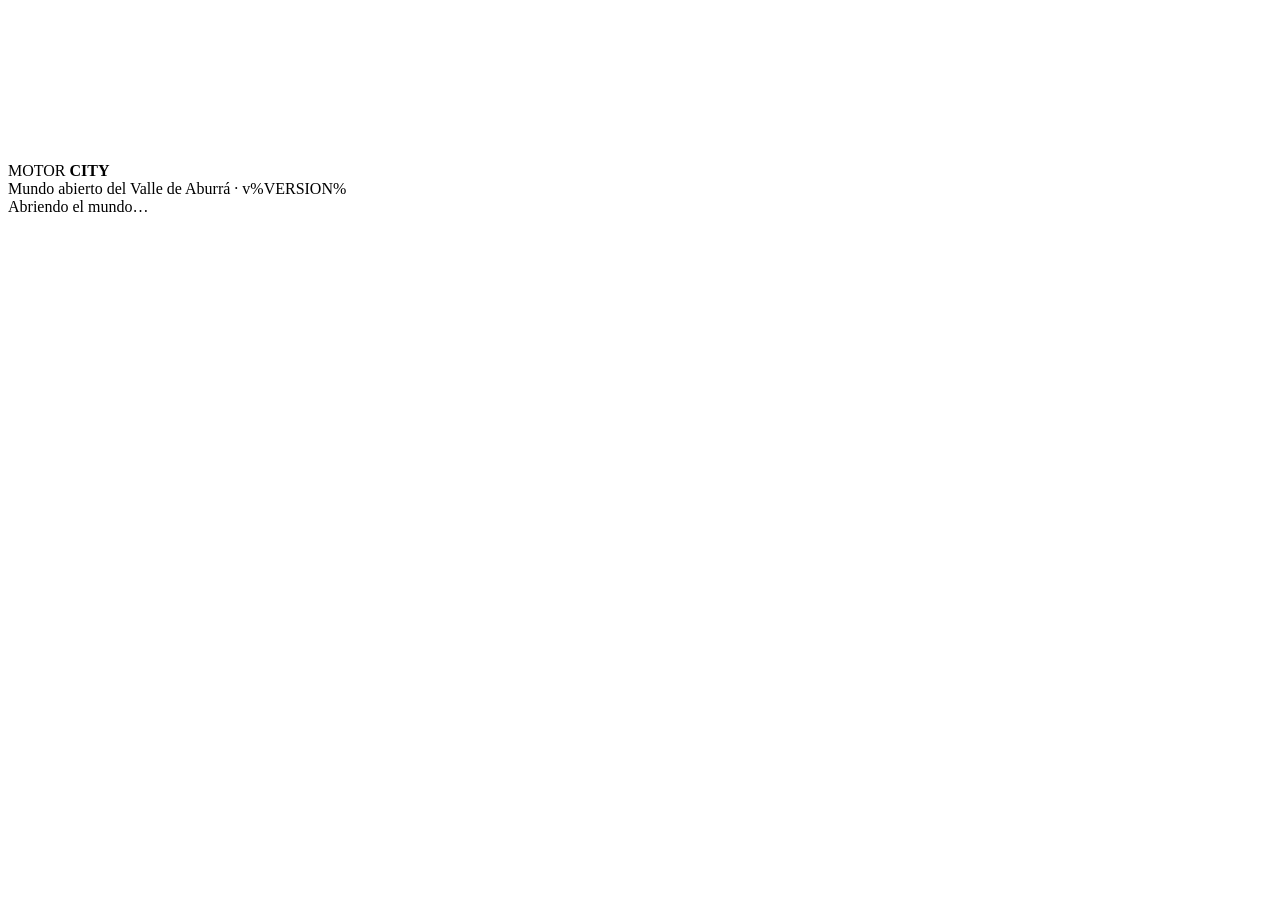
<file: motor-city/sandbox/index.html>
<!doctype html>
<html lang="es-CO">
<head>
<link rel="icon" href="data:,">
<meta charset="utf-8">
<meta name="viewport" content="width=device-width,initial-scale=1,maximum-scale=1,user-scalable=no,viewport-fit=cover">
<meta name="theme-color" content="#0b1020">
<title>Motor City · Mundo abierto del Valle</title>
<meta name="description" content="Banco de pruebas del Motor City %VERSION%: el mundo abierto de Medellín y el Valle de Aburrá que comparten Juega EnCicla, El Metro y los juegos que vienen.">
<style>/*CSS*/</style>
</head>
<body>
<canvas id="cv"></canvas>
<div id="carga"><div class="logo">MOTOR <b>CITY</b></div><div class="sub">Mundo abierto del Valle de Aburrá · v%VERSION%</div><div class="barra"><i id="cargaB"></i></div><div id="cargaT">Abriendo el mundo…</div></div>
<div id="hud" hidden>
  <div id="arriba"><span id="hHora" class="chip"></span><span id="hClima" class="chip"></span><span id="hLugar" class="chip lugar"></span></div>
  <div id="hCalle"></div>
  <div id="hVel"><b id="hV">0</b><small>km/h</small><span id="hVeh"></span></div>
  <div id="hAviso"></div>
  <div id="hCruce"></div>
  <div id="botones">
    <button id="bVista" title="Vista (V)">🗺️<span>Vista</span></button>
    <button id="bPixel" title="Pixel (P)">👾<span>Pixel</span></button>
    <button id="bVeh" title="Vehículo (B)">🚲<span>Vehículo</span></button>
    <button id="bHora" title="Hora (H)">🕐<span>Hora</span></button>
    <button id="bClima" title="Clima (C)">☁️<span>Clima</span></button>
    <button id="bYo" title="Personaje (Y)">🧑<span>Yo</span></button>
    <button id="bIr" title="Ir a un lugar (G)">📍<span>Ir</span></button>
  </div>
  <button id="bRun" hidden>RUN<small>ciclovía</small></button>
  <div id="pad"><button id="bSalto">⤒</button><button id="bTurbo">⚡</button></div>
  <div id="menu" hidden></div>
  <div id="pie">© colaboradores de OpenStreetMap (ODbL) vía Overture Maps · capas oficiales de Medellín · relieve SRTM/NASA</div>
</div>
<div id="run" hidden><canvas id="runCv"></canvas><div id="runHud"></div></div>
<script>/*MUNDO*/</script>
<script>/*MOTOR*/</script>
<script>/*RUN*/</script>
<script>/*SANDBOX*/</script>
</body>
</html>
</file>
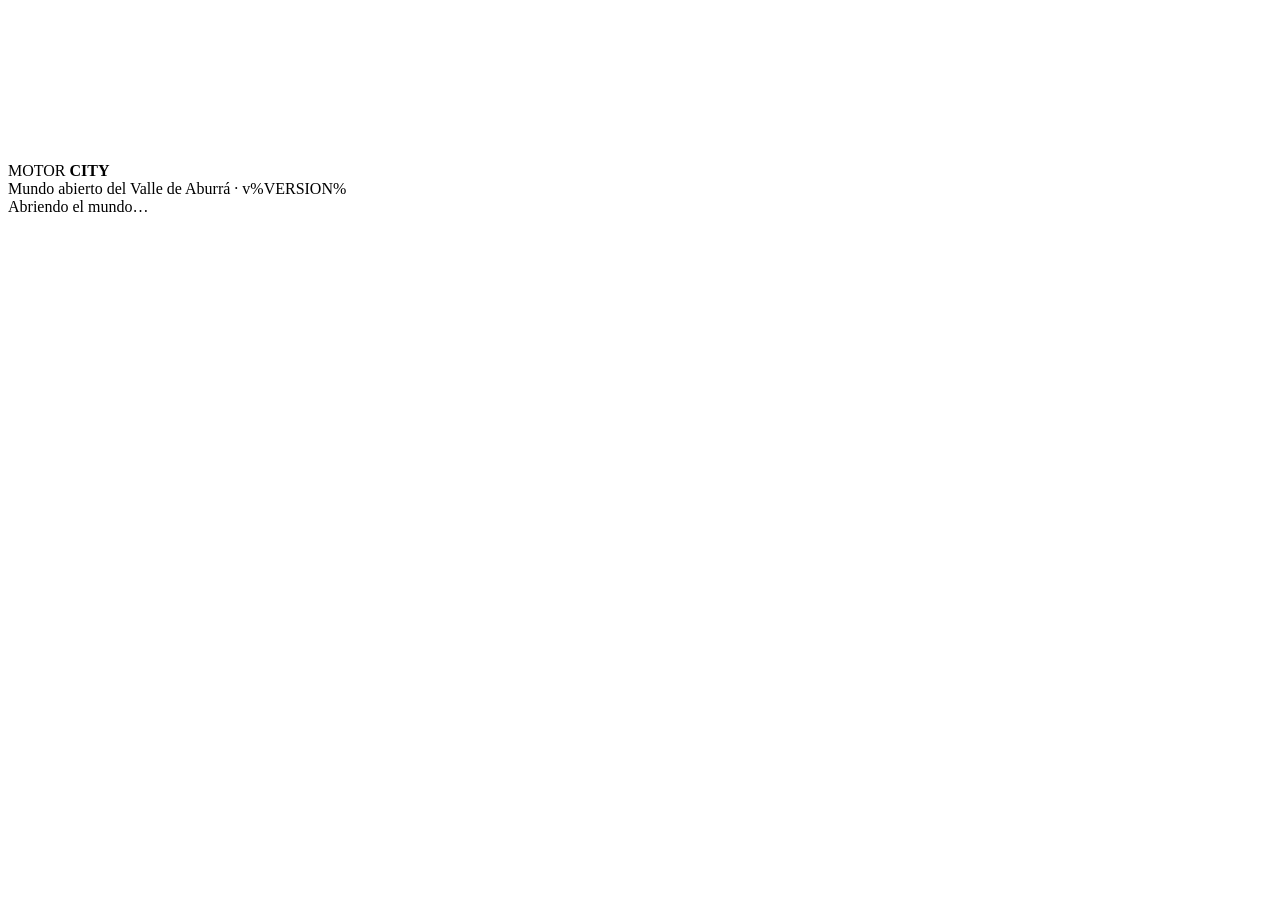
<file: motor-valle/sandbox/index.html>
<!doctype html>
<html lang="es-CO">
<head>
<meta charset="utf-8">
<meta name="viewport" content="width=device-width,initial-scale=1,maximum-scale=1,user-scalable=no,viewport-fit=cover">
<meta name="theme-color" content="#0b1020">
<title>Motor City · Mundo abierto del Valle</title>
<meta name="description" content="Banco de pruebas del Motor City %VERSION%: el mundo abierto de Medellín y el Valle de Aburrá que comparten Juega EnCicla, El Metro y los juegos que vienen.">
<style>/*CSS*/</style>
</head>
<body>
<canvas id="cv"></canvas>
<div id="carga"><div class="logo">MOTOR <b>CITY</b></div><div class="sub">Mundo abierto del Valle de Aburrá · v%VERSION%</div><div class="barra"><i id="cargaB"></i></div><div id="cargaT">Abriendo el mundo…</div></div>
<div id="hud" hidden>
  <div id="arriba"><span id="hHora" class="chip"></span><span id="hClima" class="chip"></span><span id="hLugar" class="chip lugar"></span></div>
  <div id="hCalle"></div>
  <div id="hVel"><b id="hV">0</b><small>km/h</small><span id="hVeh"></span></div>
  <div id="hAviso"></div>
  <div id="hCruce"></div>
  <div id="botones">
    <button id="bVista" title="Vista (V)">🗺️<span>Vista</span></button>
    <button id="bPixel" title="Pixel (P)">👾<span>Pixel</span></button>
    <button id="bVeh" title="Vehículo (B)">🚲<span>Vehículo</span></button>
    <button id="bHora" title="Hora (H)">🕐<span>Hora</span></button>
    <button id="bClima" title="Clima (C)">☁️<span>Clima</span></button>
    <button id="bYo" title="Personaje (Y)">🧑<span>Yo</span></button>
    <button id="bIr" title="Ir a un lugar (G)">📍<span>Ir</span></button>
  </div>
  <button id="bRun" hidden>RUN<small>ciclovía</small></button>
  <div id="pad"><button id="bSalto">⤒</button><button id="bTurbo">⚡</button></div>
  <div id="menu" hidden></div>
  <div id="pie">© colaboradores de OpenStreetMap (ODbL) vía Overture Maps · capas oficiales de Medellín · relieve SRTM/NASA</div>
</div>
<div id="run" hidden><canvas id="runCv"></canvas><div id="runHud"></div></div>
<script>/*MUNDO*/</script>
<script>/*MOTOR*/</script>
<script>/*RUN*/</script>
<script>/*SANDBOX*/</script>
</body>
</html>
</file>
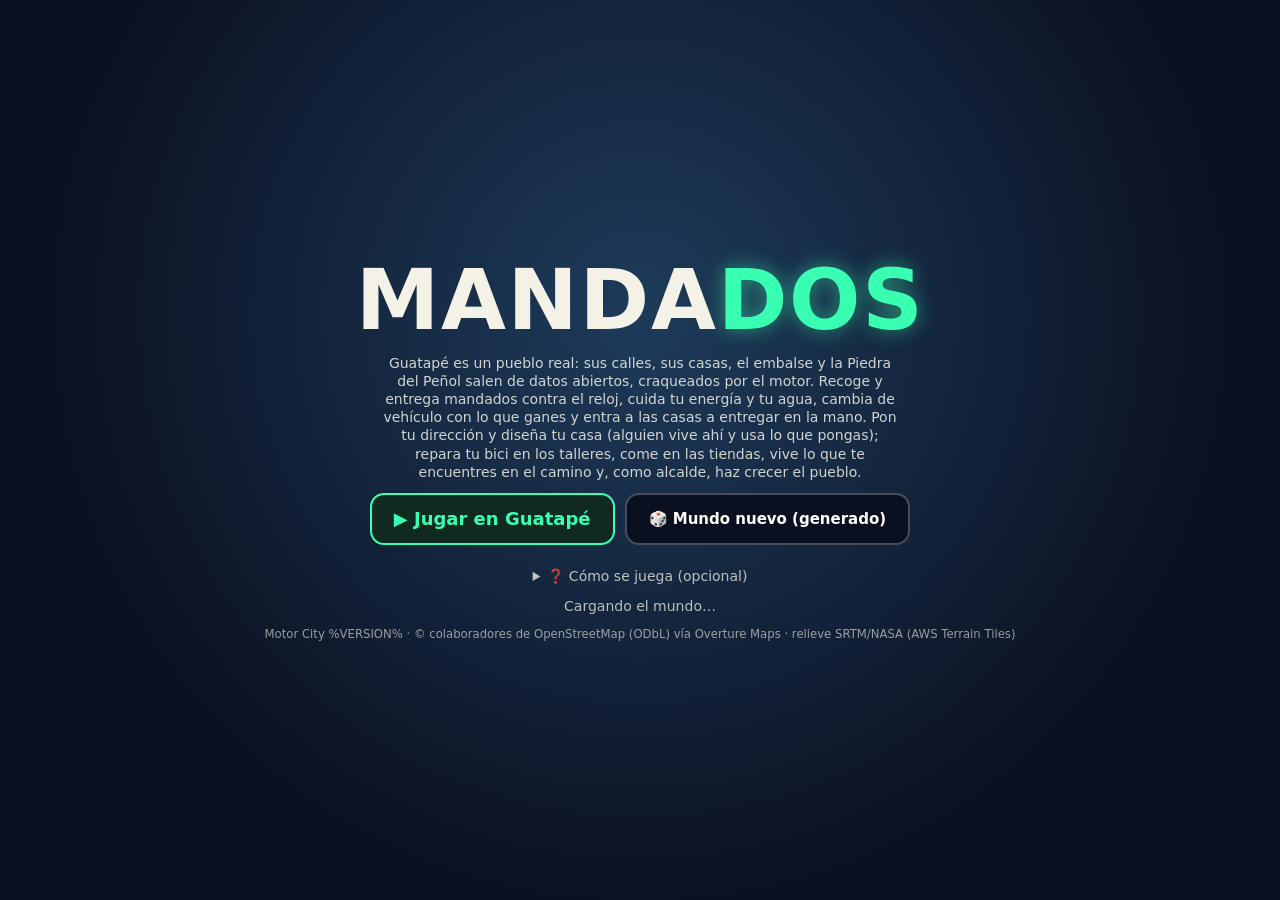
<file: motor-city/juegos/mandados/index.html>
<!doctype html>
<html lang="es-CO">
<head>
<link rel="icon" href="data:,">
<meta charset="utf-8">
<meta name="viewport" content="width=device-width,initial-scale=1,maximum-scale=1,user-scalable=no,viewport-fit=cover">
<meta name="theme-color" content="#0b1020">
<title>Mandados · Guatapé · Motor City</title>
<meta name="description" content="Minijuego de prueba de Motor City %VERSION%: haz mandados por Guatapé, un pueblo real craqueado de datos abiertos.">
<style>
[hidden]{display:none!important}
html,body{margin:0;height:100%;background:#0b1020;color:#f4f1e6;font:14px/1.3 system-ui,-apple-system,'Segoe UI',Roboto,sans-serif;overflow:hidden;user-select:none;-webkit-user-select:none}
#cv{position:fixed;inset:0;width:100vw;height:100vh;display:block;touch-action:none}
#portada{position:fixed;inset:0;z-index:30;display:grid;place-content:center;gap:12px;text-align:center;padding:20px;background:radial-gradient(circle at 50% 35%,#1d3b5a,#0b1020 70%)}
#portada h1{margin:0;font:900 clamp(40px,12vw,84px)/1 system-ui;letter-spacing:.02em}#portada h1 b{color:#39ffb3;text-shadow:0 0 20px rgba(57,255,179,.5)}
#portada p{max-width:520px;margin:0 auto;opacity:.85}#portada .bts{display:flex;gap:10px;justify-content:center;flex-wrap:wrap}
#portada button{min-height:52px;padding:0 22px;border-radius:14px;border:2px solid #39ffb3;background:#102a22;color:#39ffb3;font:800 18px system-ui;cursor:pointer}
#portada button.b2{border-color:#ffffff40;background:#0b1020;color:#fff;font-size:15px}
#portada small{opacity:.6}#estado{min-height:18px;opacity:.75}
#interior{position:fixed;inset:0;z-index:25;background:#141822}#interior canvas{width:100vw;height:100vh;display:block;touch-action:none}
.hoja{position:fixed;left:50%;transform:translateX(-50%);z-index:40;width:min(460px,92vw);padding:16px;border-radius:16px;background:rgba(11,16,32,.94);border:1px solid #ffffff2a;box-shadow:0 10px 40px #0008}
#casaForm{top:max(16px,env(safe-area-inset-top))}#casaForm h3{margin:0 0 6px;font-size:18px}#casaForm p{margin:4px 0 10px;opacity:.75;font-size:13px}
#casaForm input[type=text]{width:100%;box-sizing:border-box;min-height:46px;padding:0 12px;border-radius:12px;border:1px solid #ffffff40;background:#0b1020;color:#fff;font:16px system-ui}
#casaForm label{display:flex;gap:8px;align-items:center;margin:10px 0;font-size:13px;opacity:.85}
.fila{display:flex;gap:8px;flex-wrap:wrap}.fila button{flex:1;min-height:46px;min-width:46px;border-radius:12px;border:1px solid #39ffb3;background:#102a22;color:#39ffb3;font:800 15px system-ui;cursor:pointer}.fila button.b2{border-color:#ffffff40;background:#0b1020;color:#fff}
#barraCasa{bottom:max(14px,env(safe-area-inset-bottom));padding:10px}#barraCasa .fila{gap:6px}#barraCasa .fila button{font-size:12px;min-width:0;padding:4px 2px;line-height:1.15;white-space:normal}
#comoSe{margin:10px auto 0;max-width:520px;text-align:left;font-size:14px;opacity:.9}#comoSe summary{cursor:pointer;text-align:center;opacity:.85}#comoSe p{line-height:1.5;margin:8px 0 0}
</style>
</head>
<body>
<canvas id="cv"></canvas>
<div id="interior" hidden><canvas id="icv"></canvas></div>
<div id="casaForm" class="hoja" hidden>
  <h3>🏠 Tu casa en el juego</h3>
  <p>Escribe tu dirección como en Colombia (por ejemplo, «Calle 31 # 28-15»). El juego busca la calle y el cruce en el mapa real y te da esa casa. <b>Tu dirección no sale de tu celular.</b></p>
  <input id="casaTxt" type="text" placeholder="Calle 31 # 28-15" autocomplete="street-address" aria-label="Dirección">
  <label><input id="casaRec" type="checkbox"> Recordar la dirección en este celular</label>
  <div class="fila"><button id="casaOk">Buscar mi casa</button><button id="casaNo" class="b2">Cancelar</button></div>
</div>
<div id="barraCasa" class="hoja" hidden><div id="bcInfo" style="font-size:13px;opacity:.85;margin:0 4px 8px"></div><div class="fila"><button id="bcEstilo">🎨 Estilo</button><button id="bcComprar">🛋️ Comprar</button><button id="bcGirar">↻ Girar</button><button id="bcQuitar">🗑️ Quitar</button><button id="bcSalir" class="b2">🚪 Salir</button></div></div>
<div id="portada">
  <h1>MANDA<b>DOS</b></h1>
  <p>Guatapé es un pueblo real: sus calles, sus casas, el embalse y la Piedra del Peñol salen de datos abiertos, craqueados por el motor. Recoge y entrega mandados contra el reloj, cuida tu energía y tu agua, cambia de vehículo con lo que ganes y entra a las casas a entregar en la mano. Pon tu dirección y diseña tu casa (alguien vive ahí y usa lo que pongas); repara tu bici en los talleres, come en las tiendas, vive lo que te encuentres en el camino y, como alcalde, haz crecer el pueblo.</p>
  <div class="bts"><button id="jugar">▶ Jugar en Guatapé</button><button id="generado" class="b2">🎲 Mundo nuevo (generado)</button></div>
  <details id="comoSe"><summary>❓ Cómo se juega (opcional)</summary><p><b>Moverte:</b> arrastra abajo a la izquierda (o flechas / WASD). <b>Saltar ⤒ y turbo ⚡:</b> abajo a la derecha (espacio y Shift). <b>Mirar:</b> arrastra a la derecha; pellizca o usa la rueda para acercar. <b>Mandados:</b> sigue la flecha amarilla y entrega en la mano. <b>Vehículos:</b> 🚲 garaje. <b>Agua:</b> «🏊 Al agua» y mantén 🔽 para bucear. En el juego está en ⚙️ Ajustes.</p></details>
  <div id="estado">Cargando el mundo…</div>
  <small>Motor City %VERSION% · © colaboradores de OpenStreetMap (ODbL) vía Overture Maps · relieve SRTM/NASA (AWS Terrain Tiles)</small>
</div>
<script>/*MUNDO*/</script>
<script>/*MOTOR*/</script>
<script>/*JUEGO*/</script>
</body>
</html>
</file>
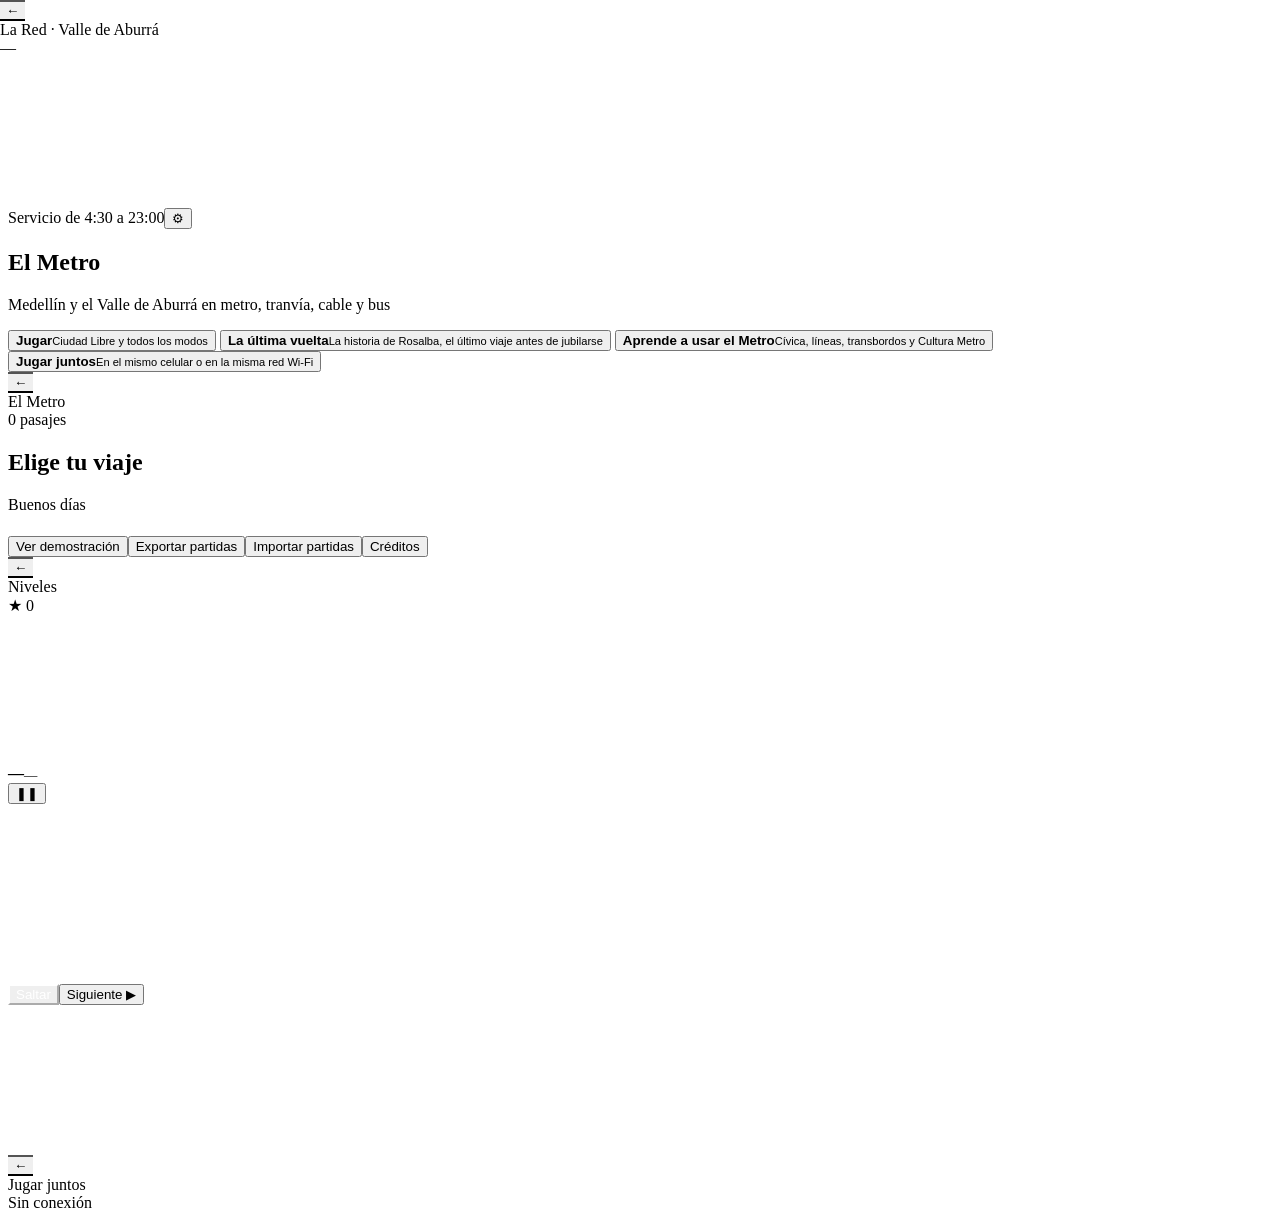
<file: src/body.html>
<body>
<div id="app">
 <section class="scr" id="cover">
  <header class="hero">
   <canvas class="cart" id="cvArt" width="320" height="200" aria-hidden="true"></canvas>
   <div class="hero-top"><span class="estado" id="cvClock">Servicio de 4:30 a 23:00</span><button class="ib" id="bCfg" aria-label="Ajustes">⚙</button></div>
   <div class="hero-tx"><h1 class="titulo">El Metro</h1><p class="lema">Medellín y el Valle de Aburrá en metro, tranvía, cable y bus</p></div>
  </header>
  <nav class="linea" aria-label="Menú principal">
   <span class="tren" id="cvTren" aria-hidden="true"></span>
   <button class="parada principal" id="bPlay" style="--c:var(--lA)"><i></i><span><b>Jugar</b><small>Ciudad Libre y todos los modos</small></span></button>
   <button class="parada" id="bStory" style="--c:var(--lH)"><i></i><span><b>La última vuelta</b><small>La historia de Rosalba, el último viaje antes de jubilarse</small></span></button>
   <button class="parada" id="bGuia" style="--c:var(--lT)"><i></i><span><b>Aprende a usar el Metro</b><small>Cívica, líneas, transbordos y Cultura Metro</small></span></button>
   <button class="parada" id="bMulti" style="--c:var(--lM)"><i></i><span><b>Jugar juntos</b><small>En el mismo celular o en la misma red Wi‑Fi</small></span></button>
  </nav>
 </section>

 <section class="scr" id="menu">
  <div class="band"><button class="ib" id="mBack" aria-label="Volver" style="border-left:0;border-right:3px solid var(--negro)">←</button><div class="bt">El Metro</div><div class="sp"></div><div class="tag" id="mWallet">0 pasajes</div></div>
  <div class="scroll"><div class="wrap">
   <div class="cabeza"><h1>Elige tu viaje</h1><p class="m" id="mGreet">Buenos días</p></div>
   <div id="mVida"></div>
   <div class="modes" id="mList"></div>
   <div class="franja" style="margin:22px 0 12px"></div>
   <div class="row"><button class="btn sm gh" id="mBot">Ver demostración</button><button class="btn sm gh" id="mExport">Exportar partidas</button><button class="btn sm gh" id="mImport">Importar partidas</button><button class="btn sm gh" id="mCred">Créditos</button></div>
  </div></div>
 </section>

 <section class="scr" id="levels">
  <div class="band"><button class="ib" id="lBack" aria-label="Volver" style="border-left:0;border-right:3px solid var(--negro)">←</button><div class="bt" id="lTitle">Niveles</div><div class="sp"></div><div class="tag" id="lStars">★ 0</div></div>
  <div class="scroll"><div class="wrap" id="lBody"></div></div>
 </section>

 <section class="scr" id="game">
  <canvas id="gcv"></canvas>
  <div id="ghud"><div class="gt"><b id="gTitle">—</b><small id="gSub">—</small></div><div class="chips" id="gChips"></div><button class="ib" id="gPause" aria-label="Pausa">❚❚</button></div>
  <div id="gmsg" role="status" aria-live="polite"></div>
  <div id="gctl"></div>
 </section>

 <section class="scr" id="story">
  <canvas id="stCv" width="320" height="180"></canvas>
  <div class="sbox"><div class="film" id="stText"></div><div class="sbt"><button class="btn sm gh" id="stSkip" style="color:#fff;border-color:#fff">Saltar</button><button class="btn sm pri" id="stNext">Siguiente ▶</button></div></div>
 </section>

 <section class="scr" id="red">
  <canvas id="rcv"></canvas>
  <div class="band" style="position:absolute;left:0;right:0;top:0;z-index:5"><button class="ib" id="rBack" aria-label="Volver" style="border-left:0;border-right:3px solid var(--negro)">←</button><div class="bt">La Red · Valle de Aburrá</div><div class="sp"></div><div class="tag" id="rInfo">—</div></div>
  <div class="card hide" id="rCard"></div>
  <div class="lchips" id="rChips"></div>
 </section>

 <section class="scr" id="multi">
  <div class="band"><button class="ib" id="nBack" aria-label="Volver" style="border-left:0;border-right:3px solid var(--negro)">←</button><div class="bt">Jugar juntos</div><div class="sp"></div><div class="tag" id="nStat">Sin conexión</div></div>
  <div class="scroll"><div class="wrap" id="nBody"></div></div>
 </section>
</div>
<div id="modal" hidden><div class="mbox" id="mBody"></div></div>
<div id="toast"></div>
<input type="file" id="fileIn" accept=".json,application/json" hidden>
</file>
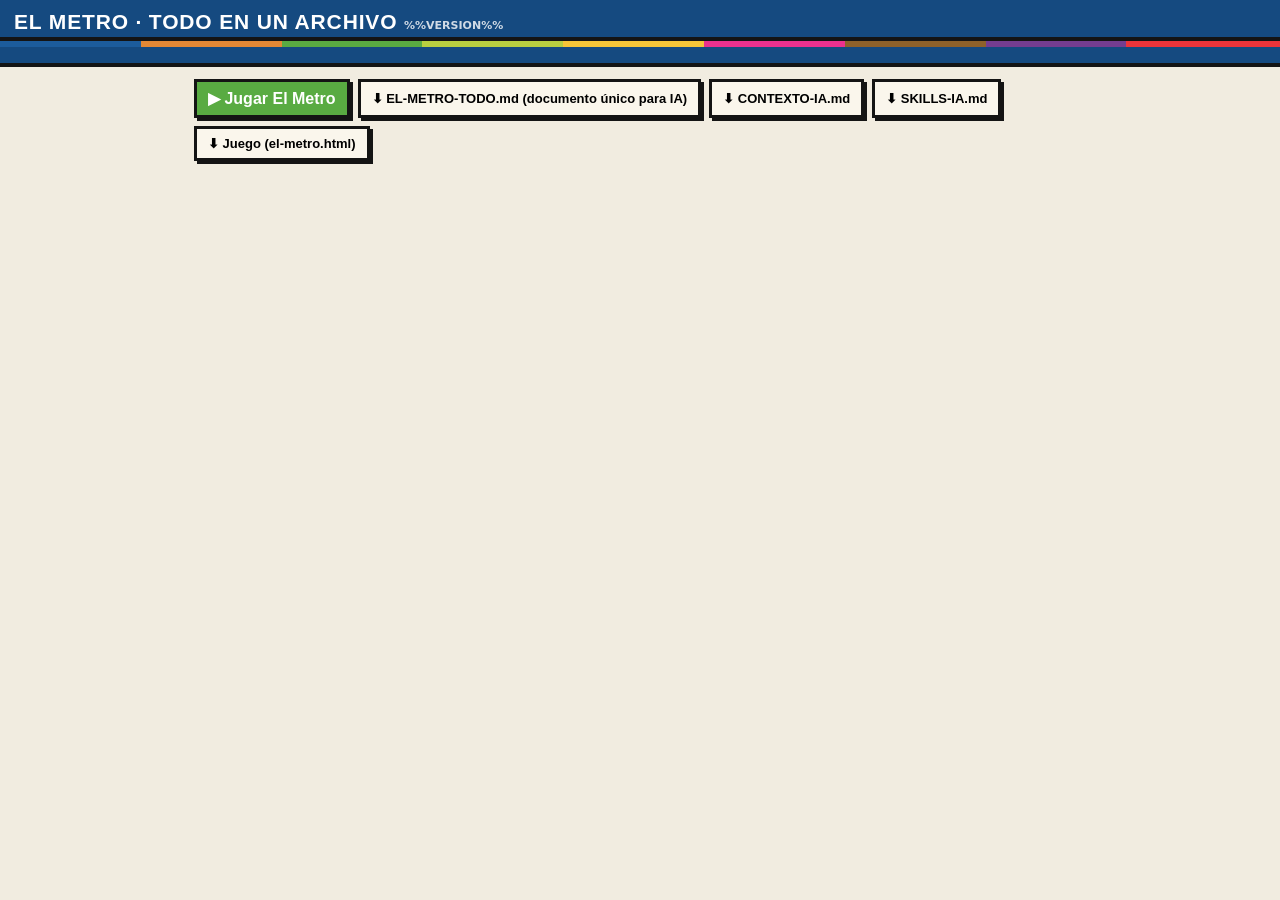
<file: tools/todo-plantilla.html>
<!DOCTYPE html>
<html lang="es"><head><meta charset="utf-8"><meta name="viewport" content="width=device-width,initial-scale=1,viewport-fit=cover">
<title>El Metro · Todo en un archivo (%%VERSION%%)</title><meta name="robots" content="noindex">
<style>
:root{--lA:#1C5C9C;--lB:#E38835;--lT:#59AB42;--lK:#B8CF40;--lJ:#F6C538;--lH:#EB318E;--lL:#8E612A;--lM:#743D90;--lP:#EC343A;--papel:#f1ece0;--crema:#faf6ec;--tinta:#154a80;--negro:#141414;--mante:#fbe7b0}
*{box-sizing:border-box}html,body{margin:0}body{background:var(--papel);color:var(--negro);font:16px/1.55 system-ui,-apple-system,"Segoe UI",Roboto,sans-serif}
header{position:sticky;top:0;z-index:5;background:var(--tinta);color:#fff;border-bottom:4px solid var(--negro)}
header h1{margin:0;padding:10px 14px 4px;font:900 21px/1.1 "Arial Narrow",Impact,sans-serif;letter-spacing:.04em;text-transform:uppercase}
header h1 small{font:700 11px system-ui;opacity:.8;letter-spacing:0;text-transform:none}
.band{height:6px;background:linear-gradient(90deg,var(--lA) 0 11%,var(--lB) 0 22%,var(--lT) 0 33%,var(--lK) 0 44%,var(--lJ) 0 55%,var(--lH) 0 66%,var(--lL) 0 77%,var(--lM) 0 88%,var(--lP) 0)}
nav{display:flex;gap:6px;overflow-x:auto;padding:8px 10px;white-space:nowrap;scrollbar-width:none}nav a{color:#fff;text-decoration:none;font-weight:700;font-size:13px;padding:5px 10px;border:2px solid rgba(255,255,255,.5);border-radius:99px}nav a.on{background:var(--mante);color:var(--negro);border-color:var(--mante)}
.acts{display:flex;flex-wrap:wrap;gap:8px;max-width:920px;margin:12px auto 0;padding:0 14px}
.acts button{border:3px solid var(--negro);background:var(--crema);font-weight:800;font-size:13px;padding:7px 11px;box-shadow:3px 3px 0 var(--negro);cursor:pointer}
.acts #play{background:var(--lT);color:#fff;font-size:16px}
main{max-width:920px;margin:0 auto;padding:12px 14px 80px}.doc{display:none}.doc.on{display:block}
section,h1,h2,h3,h4{scroll-margin-top:118px}
h1,h2,h3{font-family:"Arial Narrow",Impact,sans-serif;text-transform:uppercase;letter-spacing:.02em;line-height:1.1}h1{font-size:30px;border-bottom:4px solid var(--negro);padding-bottom:6px}h2{font-size:22px;margin-top:28px;border-left:8px solid var(--lA);padding-left:8px}h3{font-size:18px;margin-top:22px}h4{margin:16px 0 4px}
a{color:var(--tinta)}code{background:var(--crema);border:1px solid #d8d0bd;padding:0 4px;border-radius:3px;font-size:.9em}
blockquote{margin:12px 0;padding:8px 12px;background:var(--crema);border-left:6px solid var(--lJ)}
.tw{overflow-x:auto;margin:10px 0}table{border-collapse:collapse;min-width:100%;background:var(--crema);font-size:14px}th,td{border:2px solid var(--negro);padding:5px 7px;vertical-align:top;text-align:left}th{background:var(--negro);color:#fff}
.pre{position:relative;margin:12px 0}pre{background:#0f2a45;color:#f1ece0;padding:12px;padding-top:34px;border:3px solid var(--negro);box-shadow:4px 4px 0 var(--negro);white-space:pre-wrap;word-break:break-word;font-size:13px}
.cp{position:absolute;right:8px;top:6px;border:2px solid var(--negro);background:var(--mante);font-weight:800;font-size:12px;padding:3px 10px;cursor:pointer}.cp.ok{background:var(--lT);color:#fff}
.sw{display:inline-block;width:.9em;height:.9em;border:1px solid var(--negro);vertical-align:-1px;margin-right:3px;border-radius:2px}
.grid{display:grid;grid-template-columns:repeat(auto-fill,minmax(160px,1fr));gap:10px}.ph{display:block;background:var(--crema);border:2px solid var(--negro);text-decoration:none;color:var(--negro);box-shadow:3px 3px 0 var(--negro)}.ph img{display:block;width:100%;aspect-ratio:4/3;object-fit:cover;background:#ddd}.ph span{display:block;padding:5px 7px;font-size:12px;line-height:1.3}.ph small{opacity:.7}.nota{font-size:14px;background:var(--crema);padding:8px;border:2px dashed var(--negro)}
#ov{position:fixed;inset:0;z-index:50;background:#000}#ov[hidden]{display:none}#ov iframe{position:absolute;inset:0;width:100%;height:100%;border:0}
#cl{position:absolute;left:8px;bottom:8px;z-index:51;border:2px solid #000;background:#fbe7b0;font-weight:800;font-size:12px;padding:4px 8px;opacity:.85}
#msg{position:fixed;left:50%;top:40%;transform:translate(-50%,-50%);z-index:60;background:var(--negro);color:#fff;padding:14px 18px;border:3px solid var(--mante);font-weight:700;display:none}
</style></head><body>
<header><h1>El Metro · Todo en un archivo <small>%%VERSION%%</small></h1><div class="band"></div><nav id="nav"></nav></header>
<div class="acts"><button id="play">▶ Jugar El Metro</button><button data-dl="EL-METRO-TODO.md">⬇ EL-METRO-TODO.md (documento único para IA)</button><button data-dl="CONTEXTO-IA.md">⬇ CONTEXTO-IA.md</button><button data-dl="SKILLS-IA.md">⬇ SKILLS-IA.md</button><button id="dlgame">⬇ Juego (el-metro.html)</button></div>
<main id="main"></main>
<div id="ov" hidden><iframe id="fr" title="El Metro" allow="fullscreen; autoplay; camera"></iframe><button id="cl">✕ cerrar el juego</button></div>
<div id="msg"></div>
<script type="application/json" id="docs">%%DOCS%%</script>
<script type="application/json" id="gal">%%GAL%%</script>
<script type="text/plain" id="juego">%%JUEGO%%</script>
<script type="text/plain" id="todo">%%TODO%%</script>
<script>
(function () {
  const DOCS = JSON.parse(document.getElementById('docs').textContent), GAL = JSON.parse(document.getElementById('gal').textContent);
  const esc = s => s.replace(/&/g, '&amp;').replace(/</g, '&lt;').replace(/>/g, '&gt;');
  const slug = s => s.toLowerCase().replace(/[^\p{L}\p{N}\s_-]/gu, '').trim().replace(/\s/g, '-');
  const fileTo = {}; DOCS.forEach(d => { if (d.file) fileTo[d.file] = d.id; }); fileTo['galeria.md'] = 'galeria'; fileTo['CONTEXTO-IA.md'] = 'guia'; fileTo['SKILLS-IA.md'] = 'skills'; fileTo['BITACORA.md'] = 'guia'; fileTo['PLAN.md'] = 'plan';
  function inline(t) {
    const codes = [];
    let s = t.replace(/`([^`]+)`/g, (m, c) => { codes.push(c); return '\u0000' + (codes.length - 1) + '\u0000'; });
    s = esc(s);
    s = s.replace(/\*\*([^*]+)\*\*/g, '<b>$1</b>').replace(/(^|[\s(])\*([^*\s][^*]*)\*/g, '$1<em>$2</em>');
    s = s.replace(/\[([^\]]+)\]\(([^)\s]+)\)/g, (m, txt, href) => {
      const f = href.split('#')[0].split('/').pop();
      if (/\.md$/.test(f) && fileTo[f] && !/^https?:/.test(href)) return '<a href="#' + fileTo[f] + '">' + txt + '</a>';
      if (/^index\.html/.test(href)) return '<a href="#' + (href.split('#')[1] || 'inicio') + '">' + txt + '</a>';
      if (href.startsWith('#')) return '<a href="' + href + '">' + txt + '</a>';
      return '<a href="' + href + '" target="_blank" rel="noopener">' + txt + '</a>';
    });
    s = s.replace(/(^|[\s(,;])(#[0-9a-fA-F]{6})\b/g, (m, p, c) => p + '<i class="sw" style="background:' + c + '"></i>' + c);
    s = s.replace(/\u0000(\d+)\u0000/g, (m, k) => { const c = codes[+k], hex = /^#[0-9a-fA-F]{6}$/.test(c) ? '<i class="sw" style="background:' + c + '"></i>' : ''; return hex + '<code>' + esc(c) + '</code>'; });
    return s;
  }
  function md(src) {
    const L = src.replace(/\r/g, '').replace(/<!--[\s\S]*?-->/g, '').split('\n'), out = []; let i = 0;
    while (i < L.length) {
      const l = L[i];
      if (/^```/.test(l)) { const buf = []; i++; while (i < L.length && !/^```/.test(L[i])) buf.push(L[i++]); i++; out.push('<div class="pre"><button class="cp">Copiar</button><pre>' + esc(buf.join('\n')) + '</pre></div>'); continue; }
      if (/^#{1,6} /.test(l)) { const h = Math.min(4, l.match(/^#+/)[0].length), t = l.replace(/^#+ /, ''); out.push('<h' + h + ' id="' + slug(t) + '">' + inline(t) + '</h' + h + '>'); i++; continue; }
      if (/^---\s*$/.test(l)) { out.push('<hr>'); i++; continue; }
      if (/^\|/.test(l)) { const rows = []; while (i < L.length && /^\|/.test(L[i])) rows.push(L[i++]); const cells = r => r.replace(/^\||\|$/g, '').split('|').map(c => c.trim()); let h = '<div class="tw"><table><thead><tr>' + cells(rows[0]).map(c => '<th>' + inline(c) + '</th>').join('') + '</tr></thead><tbody>'; for (const r of rows.slice(2)) h += '<tr>' + cells(r).map(c => '<td>' + inline(c) + '</td>').join('') + '</tr>'; out.push(h + '</tbody></table></div>'); continue; }
      if (/^>\s?/.test(l)) { const buf = []; while (i < L.length && /^>\s?/.test(L[i])) buf.push(L[i++].replace(/^>\s?/, '')); out.push('<blockquote>' + buf.map(inline).join('<br>') + '</blockquote>'); continue; }
      if (/^\s*([-*]|\d+\.)\s/.test(l)) { const ord = /^\s*\d+\./.test(l), items = []; while (i < L.length && /^\s*([-*]|\d+\.)\s/.test(L[i])) { const ind = L[i].match(/^\s*/)[0].length, txt = L[i].replace(/^\s*([-*]|\d+\.)\s/, ''); if (ind >= 2 && items.length) items[items.length - 1].sub.push(txt); else items.push({ txt, sub: [] }); i++; } out.push('<' + (ord ? 'ol' : 'ul') + '>' + items.map(it => '<li>' + inline(it.txt) + (it.sub.length ? '<ul>' + it.sub.map(x => '<li>' + inline(x) + '</li>').join('') + '</ul>' : '') + '</li>').join('') + '</' + (ord ? 'ol' : 'ul') + '>'); continue; }
      if (!l.trim()) { i++; continue; }
      const buf = []; while (i < L.length && L[i].trim() && !/^(#{1,6} |```|\||>|\s*([-*]|\d+\.)\s|---\s*$)/.test(L[i])) buf.push(L[i++]); out.push('<p>' + inline(buf.join(' ')) + '</p>');
    }
    return out.join('\n');
  }
  // pestañas
  const nav = document.getElementById('nav'), main = document.getElementById('main'), shown = DOCS.filter(d => d.tab);
  nav.innerHTML = shown.map(d => '<a href="#' + d.id + '">' + esc(d.tab) + '</a>').join('') + '<a href="#galeria">Galería</a>';
  for (const d of shown) { const s = document.createElement('section'); s.id = d.id; s.className = 'doc'; main.appendChild(s); }
  const g = document.createElement('section'); g.id = 'galeria'; g.className = 'doc'; main.appendChild(g);
  const CAT = { metro: 'Metro (A y B)', cable: 'Metrocable', tranvia: 'Tranvía de Ayacucho', bus: 'Metroplús, alimentadores y busetas', ciudad: 'Ciudad', fiesta: 'Fiestas', cultura: 'Cultura' };
  function fill(sec) {
    if (sec.dataset.ok) return; sec.dataset.ok = 1;
    if (sec.id === 'galeria') { let h = '<h1>Galería de referencia</h1><p class="nota">Fotos con licencia libre (Wikimedia Commons y Flickr, vía Openverse). Se cargan desde su sitio original (necesitan internet); toca una para ver la fuente, el autor y la licencia.</p>'; for (const c in CAT) { const L = GAL.filter(x => x.cat === c); if (!L.length) continue; h += '<h2>' + CAT[c] + ' <small>(' + L.length + ')</small></h2><div class="grid">' + L.map(x => '<a class="ph" href="' + x.fuente + '" target="_blank" rel="noopener"><img loading="lazy" referrerpolicy="no-referrer" src="' + x.miniatura + '" alt="' + esc(x.titulo || '') + '"><span>' + esc(x.titulo || '') + '<br><small>' + esc(x.autor || 'autor sin nombre') + ' · ' + esc(x.licencia) + '</small></span></a>').join('') + '</div>'; } sec.innerHTML = h; return; }
    const d = DOCS.find(x => x.id === sec.id); sec.innerHTML = md(d.md);
    sec.querySelectorAll('.cp').forEach(b => b.onclick = async () => { const t = b.nextElementSibling.textContent; try { await navigator.clipboard.writeText(t); } catch (e) { const r = document.createRange(); r.selectNodeContents(b.nextElementSibling); const s = getSelection(); s.removeAllRanges(); s.addRange(r); document.execCommand('copy'); } b.textContent = '¡Copiado!'; b.classList.add('ok'); setTimeout(() => { b.textContent = 'Copiar'; b.classList.remove('ok'); }, 1500); });
  }
  function show() {
    const id = decodeURIComponent((location.hash || '#inicio').slice(1)); let doc = document.getElementById(id), target = doc;
    if (!doc || !doc.classList.contains('doc')) { for (const s of main.querySelectorAll('.doc')) { fill(s); const t = s.querySelector('[id="' + CSS.escape(id) + '"]'); if (t) { doc = s; target = t; break; } } }
    if (!doc || !doc.classList.contains('doc')) doc = target = document.getElementById('inicio');
    fill(doc); main.querySelectorAll('.doc').forEach(s => s.classList.toggle('on', s === doc));
    nav.querySelectorAll('a').forEach(a => a.classList.toggle('on', a.getAttribute('href') === '#' + doc.id));
    setTimeout(() => { if (target !== doc) target.scrollIntoView(); else scrollTo(0, 0); const a = nav.querySelector('a.on'); if (a) a.scrollIntoView({ inline: 'center', block: 'nearest' }); }, 0);
  }
  addEventListener('hashchange', show); show();
  const msg = t => { const m = document.getElementById('msg'); m.textContent = t; m.style.display = t ? 'block' : 'none'; };
  // descargas de texto
  const save = (name, text, type) => { const a = document.createElement('a'); a.href = URL.createObjectURL(new Blob([text], { type: type || 'text/markdown;charset=utf-8' })); a.download = name; document.body.appendChild(a); a.click(); setTimeout(() => { URL.revokeObjectURL(a.href); a.remove(); }, 2000); };
  const byFile = f => (DOCS.find(d => d.file === f) || {}).md || '';
  async function gunzip(id) { if (!('DecompressionStream' in window)) throw new Error('Este navegador es muy antiguo para extraer el archivo. Descárgalo de https://juanfeliperico369-stack.github.io/MetroZero/'); const b64 = document.getElementById(id).textContent.trim(), bin = atob(b64), u8 = new Uint8Array(bin.length); for (let i = 0; i < bin.length; i++) u8[i] = bin.charCodeAt(i); return await new Response(new Blob([u8]).stream().pipeThrough(new DecompressionStream('gzip'))).text(); }
  document.querySelectorAll('[data-dl]').forEach(b => b.onclick = async () => { const f = b.dataset.dl; try { save(f, f === 'EL-METRO-TODO.md' ? await gunzip('todo') : byFile(f)); } catch (e) { msg(e.message); setTimeout(() => msg(''), 6000); } });
  // el juego (HTML comprimido con gzip dentro de este archivo)
  let gameURL = null;
  async function game() {
    if (gameURL) return gameURL;
    if (!('DecompressionStream' in window)) throw new Error('Este navegador es muy antiguo para abrir el juego desde aquí. Ábrelo en la web: https://juanfeliperico369-stack.github.io/MetroZero/');
    const html = await gunzip('juego');
    gameURL = URL.createObjectURL(new Blob([html], { type: 'text/html;charset=utf-8' })); game.html = html; return gameURL;
  }
  document.getElementById('play').onclick = async () => { try { msg('Abriendo el juego…'); const u = await game(); const ov = document.getElementById('ov'); document.getElementById('fr').src = u; ov.hidden = false; msg(''); try { if (ov.requestFullscreen) await ov.requestFullscreen(); } catch (e) { } } catch (e) { msg(e.message); setTimeout(() => msg(''), 6000); } };
  document.getElementById('cl').onclick = () => { const ov = document.getElementById('ov'); ov.hidden = true; document.getElementById('fr').src = 'about:blank'; if (document.fullscreenElement) document.exitFullscreen().catch(() => { }); };
  document.getElementById('dlgame').onclick = async () => { try { await game(); save('el-metro.html', game.html, 'text/html;charset=utf-8'); } catch (e) { msg(e.message); setTimeout(() => msg(''), 6000); } };
})();
</script>
</body></html>
</file>
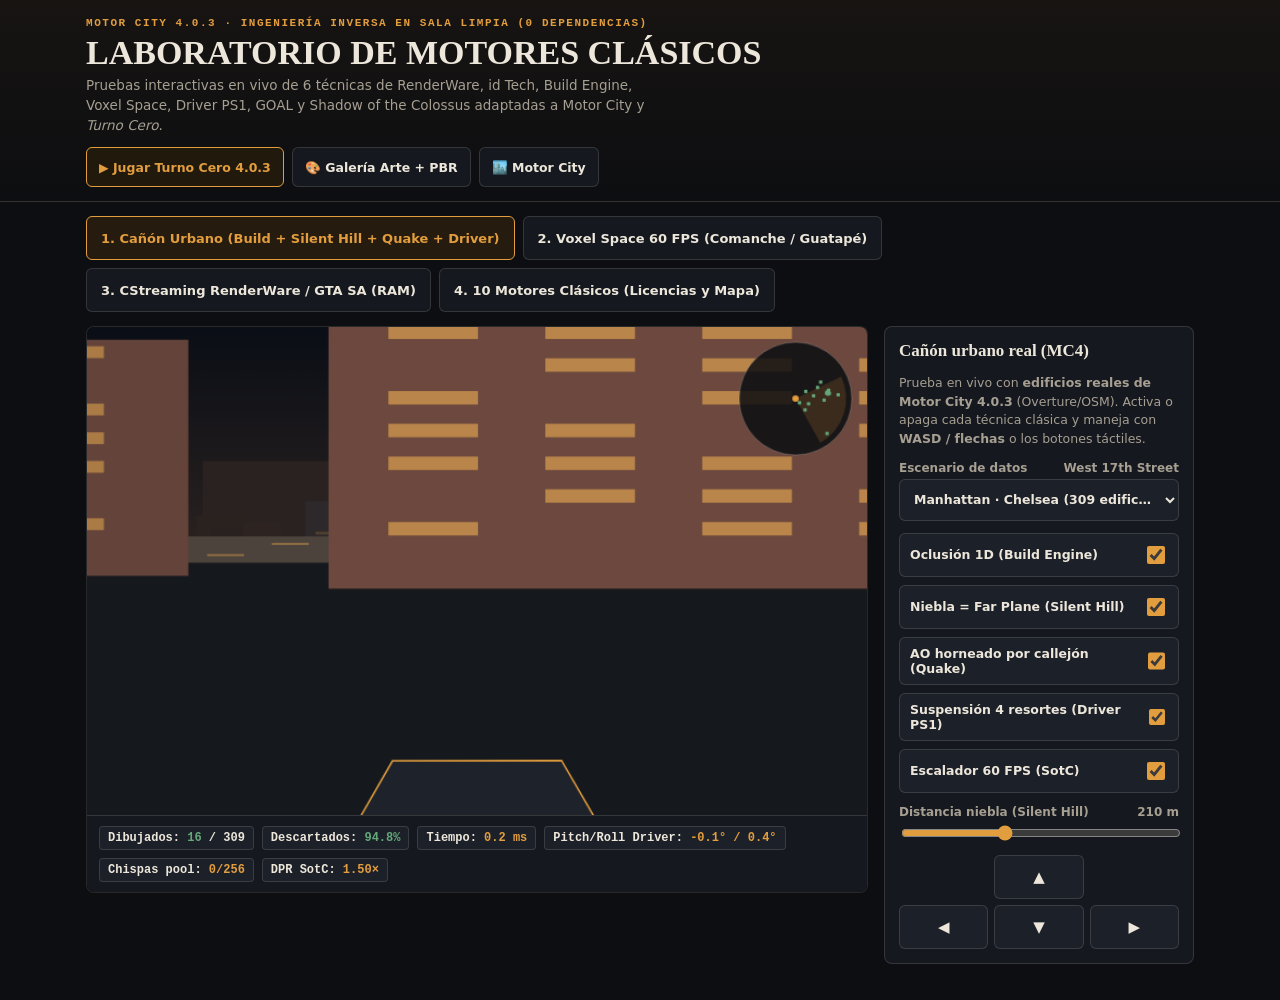
<file: motor-city/experimentos/tecnicas-clasicas/laboratorio.html>
<!doctype html>
<html lang="es-CO">
<head>
<meta charset="utf-8">
<meta name="viewport" content="width=device-width,initial-scale=1,viewport-fit=cover">
<meta name="theme-color" content="#0d0e11">
<title>Motor City · Laboratorio de Motores Clásicos (Sala Limpia)</title>
<style>
:root{
  --bg:#0d0e11; --surf:#15181e; --surf2:#1c2028; --ink:#ede7db; --muted:#a69f92;
  --amber:#e29d3e; --crimson:#c93b34; --teal:#4e95a3; --ok:#65a87a;
  --line:rgba(237,231,219,.14);
  --serif:Georgia,'Times New Roman',serif;
  --sans:system-ui,-apple-system,'Segoe UI',Roboto,sans-serif;
  --mono:ui-monospace,SFMono-Regular,Menlo,Consolas,monospace;
}
*{box-sizing:border-box}
html,body{margin:0;background:var(--bg);color:var(--ink);font:14px/1.5 var(--sans);-webkit-font-smoothing:antialiased}
a{color:var(--amber)}
button:focus-visible,input:focus-visible,a:focus-visible{outline:2px solid var(--amber);outline-offset:2px}

.wrap{max-width:1160px;margin:0 auto;padding:0 clamp(14px,3vw,26px)}
header{border-bottom:1px solid var(--line);padding:18px 0 14px;background:linear-gradient(180deg,#171412 0%,var(--bg) 100%)}
.head-row{display:flex;flex-wrap:wrap;justify-content:space-between;align-items:flex-end;gap:12px}
.kicker{font:700 11px/1 var(--mono);letter-spacing:.14em;text-transform:uppercase;color:var(--amber)}
h1{margin:6px 0 4px;font:700 clamp(22px,4vw,34px)/1.05 var(--serif);text-transform:uppercase}
.sub{margin:0;color:var(--muted);max-width:68ch;font-size:13.5px}
.links{display:flex;flex-wrap:wrap;gap:8px}
.links a{display:inline-flex;align-items:center;min-height:40px;padding:0 12px;border:1px solid var(--line);border-radius:6px;background:var(--surf);color:var(--ink);text-decoration:none;font:600 12.5px var(--sans)}
.links a.pri{border-color:var(--amber);background:#22190d;color:var(--amber)}

.tabs{display:flex;flex-wrap:wrap;gap:8px;padding:14px 0}
.tabs button{
  min-height:44px;padding:0 14px;border-radius:6px;border:1px solid var(--line);
  background:var(--surf);color:var(--ink);font:700 13px var(--sans);cursor:pointer
}
.tabs button[aria-selected="true"]{border-color:var(--amber);background:#251b0e;color:var(--amber)}

.panel{display:none;padding-bottom:36px}
.panel.on{display:block}

.stage-grid{display:grid;gap:16px;grid-template-columns:1fr 310px;align-items:start}
@media (max-width:900px){.stage-grid{grid-template-columns:1fr}}

.canvas-box{position:relative;background:#08090c;border:1px solid var(--line);border-radius:8px;overflow:hidden}
.canvas-box canvas{display:block;width:100%;height:auto;aspect-ratio:16/10;touch-action:none}
.hud-bar{
  display:flex;flex-wrap:wrap;gap:8px;padding:10px 12px;border-top:1px solid var(--line);
  background:var(--surf);font:600 12px var(--mono)
}
.pill{background:var(--surf2);border:1px solid var(--line);border-radius:4px;padding:4px 8px;color:var(--ink)}
.pill b{color:var(--amber)}
.pill.ok b{color:var(--ok)}
.pill.warn b{color:#ff8a80}

.side{background:var(--surf);border:1px solid var(--line);border-radius:8px;padding:14px;display:grid;gap:12px;min-width:0;overflow:hidden}
.side select{width:100%;max-width:100%;min-width:0;text-overflow:ellipsis}
.side h2{margin:0;font:700 17px/1.2 var(--serif)}
.side p{margin:0;color:var(--muted);font-size:12.5px}
.toggles{display:grid;gap:8px;min-width:0}
.tgl{
  display:flex;align-items:center;justify-content:space-between;gap:10px;min-height:44px;
  padding:8px 10px;border:1px solid var(--line);border-radius:6px;background:var(--surf2);
  color:var(--ink);font:600 12.5px var(--sans);cursor:pointer
}
.tgl input{width:18px;height:18px;accent-color:var(--amber)}
.slider-row{display:grid;gap:4px;font:600 12px var(--sans)}
.slider-row span{display:flex;justify-content:space-between;color:var(--muted)}
.slider-row input[type=range]{width:100%;accent-color:var(--amber)}
.pad{display:grid;grid-template-columns:repeat(3,1fr);gap:6px}
.pad button{
  min-height:44px;border:1px solid var(--line);border-radius:6px;background:var(--surf2);
  color:var(--ink);font:700 15px var(--sans);cursor:pointer;user-select:none
}
.pad button:active{background:var(--amber);color:#000}

.cat-grid{display:grid;gap:14px;grid-template-columns:repeat(auto-fill,minmax(310px,1fr))}
.card{background:var(--surf);border:1px solid var(--line);border-radius:8px;padding:15px;display:grid;gap:8px}
.card .top{display:flex;justify-content:space-between;gap:8px;font:700 11px var(--mono);color:var(--teal);text-transform:uppercase}
.card h3{margin:0;font:700 18px/1.2 var(--serif)}
.card p{margin:0;font-size:13px;color:#cfc8ba}
.card .lic{font:600 11.5px var(--mono);color:var(--amber);border-top:1px solid var(--line);padding-top:8px}

.mem-bars{display:grid;gap:10px;margin-top:8px}
.mbar{background:var(--surf2);border:1px solid var(--line);border-radius:6px;padding:10px 12px}
.mbar-top{display:flex;justify-content:space-between;font:600 12px var(--mono);margin-bottom:5px}
.mtrack{height:10px;background:#0d0e11;border-radius:999px;overflow:hidden}
.mfill{height:100%;border-radius:999px;transition:width .2s}
</style>
</head>
<body>
<header>
  <div class="wrap head-row">
    <div>
      <div class="kicker">Motor City 4.0.3 · Ingeniería inversa en sala limpia (0 dependencias)</div>
      <h1>Laboratorio de Motores Clásicos</h1>
      <p class="sub">Pruebas interactivas en vivo de 6 técnicas de RenderWare, id Tech, Build Engine, Voxel Space, Driver PS1, GOAL y Shadow of the Colossus adaptadas a Motor City y <em>Turno Cero</em>.</p>
    </div>
    <div class="links">
      <a class="pri" href="../../dist/juegos/getaway.html">▶ Jugar Turno Cero 4.0.3</a>
      <a href="../../arte/gemini/turno-cero/galeria.html">🎨 Galería Arte + PBR</a>
      <a href="../../index.html">🏙️ Motor City</a>
    </div>
  </div>
</header>

<main class="wrap">
  <div class="tabs" role="tablist" aria-label="Modos del laboratorio">
    <button role="tab" aria-selected="true" data-tab="urbano">1. Cañón Urbano (Build + Silent Hill + Quake + Driver)</button>
    <button role="tab" aria-selected="false" data-tab="voxel">2. Voxel Space 60 FPS (Comanche / Guatapé)</button>
    <button role="tab" aria-selected="false" data-tab="stream">3. CStreaming RenderWare / GTA SA (RAM)</button>
    <button role="tab" aria-selected="false" data-tab="catalogo">4. 10 Motores Clásicos (Licencias y Mapa)</button>
  </div>

  <!-- TAB 1: CAÑÓN URBANO -->
  <section class="panel on" id="tab-urbano">
    <div class="stage-grid">
      <div class="canvas-box">
        <canvas id="cvUrbano" width="720" height="450" aria-label="Escena interactiva de cañón urbano con oclusión y suspensión"></canvas>
        <div class="hud-bar">
          <span class="pill ok">Dibujados: <b id="stDraw">0</b> / <span id="stTotal">0</span></span>
          <span class="pill ok">Descartados: <b id="stCull">0%</b></span>
          <span class="pill">Tiempo: <b id="stMs">0 ms</b></span>
          <span class="pill">Pitch/Roll Driver: <b id="stSusp">0° / 0°</b></span>
          <span class="pill">Chispas pool: <b id="stPool">0/256</b></span>
          <span class="pill">DPR SotC: <b id="stDpr">1.00×</b></span>
        </div>
      </div>
      <aside class="side">
        <h2>Cañón urbano real (MC4)</h2>
        <p>Prueba en vivo con <b>edificios reales de Motor City 4.0.3</b> (Overture/OSM). Activa o apaga cada técnica clásica y maneja con <b>WASD / flechas</b> o los botones táctiles.</p>
        <label class="slider-row">
          <span><span>Escenario de datos</span><b id="lblCanon">Chelsea · NY</b></span>
          <select id="selCanon" style="min-height:42px;background:var(--surf2);color:var(--ink);border:1px solid var(--line);border-radius:6px;padding:0 10px;font:600 12.5px var(--sans)">
            <option value="ny_chelsea">Manhattan · Chelsea (309 edificios reales MC4)</option>
            <option value="ny_midtown">Manhattan · Midtown (231 edificios reales MC4)</option>
            <option value="md_poblado">Medellín · El Poblado (518 edificios reales MC4)</option>
            <option value="sintetico">Cuadrícula sintética (144 edificios)</option>
          </select>
        </label>
        <div class="toggles">
          <label class="tgl"><span>Oclusión 1D (Build Engine)</span><input type="checkbox" id="tgOcc" checked></label>
          <label class="tgl"><span>Niebla = Far Plane (Silent Hill)</span><input type="checkbox" id="tgFog" checked></label>
          <label class="tgl"><span>AO horneado por callejón (Quake)</span><input type="checkbox" id="tgAO" checked></label>
          <label class="tgl"><span>Suspensión 4 resortes (Driver PS1)</span><input type="checkbox" id="tgSusp" checked></label>
          <label class="tgl"><span>Escalador 60 FPS (SotC)</span><input type="checkbox" id="tgEsc" checked></label>
        </div>
        <label class="slider-row">
          <span><span>Distancia niebla (Silent Hill)</span><b id="lblFog">210 m</b></span>
          <input type="range" id="rgFog" min="90" max="420" value="210">
        </label>
        <div class="pad" aria-label="Controles táctiles">
          <div></div><button type="button" data-k="up">▲</button><div></div>
          <button type="button" data-k="left">◀</button><button type="button" data-k="down">▼</button><button type="button" data-k="right">▶</button>
        </div>
      </aside>
    </div>
  </section>

  <!-- TAB 2: VOXEL SPACE -->
  <section class="panel" id="tab-voxel">
    <div class="stage-grid">
      <div class="canvas-box">
        <canvas id="cvVoxel" width="320" height="200" style="image-rendering:pixelated" aria-label="Terreno 3D Voxel Space real SRTM sin WebGL"></canvas>
        <div class="hud-bar">
          <span class="pill ok">Render: <b>100% CPU Canvas 2D (0 WebGL)</b></span>
          <span class="pill">Relieve: <b id="vxSrc">Guatapé SRTM real</b></span>
          <span class="pill">Tiempo: <b id="vxMs">0 ms</b></span>
          <span class="pill">Columnas: <b id="vxCols">0</b></span>
          <span class="pill">Altura: <b id="vxAlt">155</b></span>
        </div>
      </div>
      <aside class="side">
        <h2>Voxel Space sobre SRTM real</h2>
        <p>Algoritmo de <b>Comanche (1992)</b> y <b>Outcast (1999)</b> leyendo el relieve <b>NASA SRTM + agua/vías reales</b> de los archivos <code>mundo.mc4</code> de Motor City a ~1 ms/cuadro sin WebGL.</p>
        <label class="slider-row">
          <span><span>Mapa de relieve</span><b id="lblVxMap">SRTM MC4</b></span>
          <select id="selVoxel" style="min-height:42px;background:var(--surf2);color:var(--ink);border:1px solid var(--line);border-radius:6px;padding:0 10px;font:600 12.5px var(--sans)">
            <option value="guatape">Guatapé y El Peñol · SRTM real (1813–2028 m)</option>
            <option value="medellin">Medellín · Valle de Aburrá SRTM real (1446–2789 m)</option>
            <option value="proc">Guatapé procedural clásico</option>
          </select>
        </label>
        <label class="slider-row">
          <span><span>Altitud de vuelo</span><b id="lblAlt">165</b></span>
          <input type="range" id="rgAlt" min="65" max="245" value="165">
        </label>
        <label class="slider-row">
          <span><span>Distancia de horizonte</span><b id="lblVxDist">155</b></span>
          <input type="range" id="rgVxDist" min="70" max="240" value="155">
        </label>
        <label class="tgl"><span>Piloto automático panorámico</span><input type="checkbox" id="tgAutoVx" checked></label>
      </aside>
    </div>
  </section>

  <!-- TAB 3: STREAMING RENDERWARE -->
  <section class="panel" id="tab-stream">
    <div class="stage-grid">
      <div class="canvas-box">
        <canvas id="cvStream" width="720" height="450" aria-label="Simulador de sectores 1 km RenderWare CStreaming"></canvas>
        <div class="hud-bar">
          <span class="pill ok">Ciudad activa: <b id="smCity">nueva_york</b></span>
          <span class="pill ok">RAM anillo: <b id="smRam">0 MB</b> / <span id="smCap">12 MB</span></span>
          <span class="pill">Sectores residentes: <b id="smSec">0</b></span>
          <span class="pill">Expulsiones LRU: <b id="smEvict">0</b></span>
        </div>
      </div>
      <aside class="side">
        <h2>RenderWare CStreaming + GOAL</h2>
        <p>Compara la retención de 3 ciudades medidas en Chromium móvil (<b>270,7 MB</b> en 4.0.3 y <b>279,6 MB</b> en PR #9) frente al anillo predictivo con presupuesto rígido y evacuación al cruzar de ciudad.</p>
        <div class="toggles">
          <button type="button" class="tgl" id="btnCityNY"><span>🗽 Saltar a Nueva York</span><b>10 MB MC4</b></button>
          <button type="button" class="tgl" id="btnCityMD"><span>🚠 Saltar a Medellín</span><b>6,8 MB MC4</b></button>
          <button type="button" class="tgl" id="btnCityGU"><span>🚤 Saltar a Guatapé</span><b>0,4 MB MC4</b></button>
        </div>
        <label class="slider-row">
          <span><span>Presupuesto máximo RAM</span><b id="lblCap">12 MB</b></span>
          <input type="range" id="rgCap" min="6" max="24" value="12">
        </label>
        <div class="mem-bars">
          <div class="mbar">
            <div class="mbar-top"><span>NY→MD→GU sin evacuar (4.0.3 / PR #9)</span><span style="color:#ff8a80">270–280 MB</span></div>
            <div class="mtrack"><div class="mfill" style="width:100%;background:var(--crimson)"></div></div>
          </div>
          <div class="mbar">
            <div class="mbar-top"><span>StreamAnillo RenderWare activo</span><span id="smPctTxt" style="color:var(--ok)">0 MB</span></div>
            <div class="mtrack"><div class="mfill" id="smBarFill" style="width:5%;background:var(--ok)"></div></div>
          </div>
        </div>
      </aside>
    </div>
  </section>

  <!-- TAB 4: CATÁLOGO DE 10 MOTORES -->
  <section class="panel" id="tab-catalogo">
    <div class="cat-grid" id="catGrid"></div>
  </section>
</main>

<script src="./mc-clasico.js"></script>
<script src="./datos-reales-mc4.js"></script>
<script>
(function () {
  'use strict';
  const C = window.MCClasico;
  const REAL = window.MC_DATOS_REALES || null;

  /* ---------- Tabs ---------- */
  let tabActiva = 'urbano';
  document.querySelectorAll('.tabs button').forEach(b => {
    b.addEventListener('click', () => {
      tabActiva = b.dataset.tab;
      document.querySelectorAll('.tabs button').forEach(x => x.setAttribute('aria-selected', String(x === b)));
      document.querySelectorAll('.panel').forEach(p => p.classList.toggle('on', p.id === 'tab-' + tabActiva));
    });
  });

  /* ---------- Controles compartidos ---------- */
  const keys = new Set();
  window.addEventListener('keydown', e => {
    if (['ArrowUp','ArrowDown','ArrowLeft','ArrowRight','KeyW','KeyA','KeyS','KeyD'].includes(e.code)) {
      keys.add(e.code);
    }
  });
  window.addEventListener('keyup', e => keys.delete(e.code));
  const mapBtn = { up:'ArrowUp', down:'ArrowDown', left:'ArrowLeft', right:'ArrowRight' };
  document.querySelectorAll('.pad button').forEach(b => {
    const code = mapBtn[b.dataset.k];
    const on = () => keys.add(code), off = () => keys.delete(code);
    b.addEventListener('pointerdown', on);
    b.addEventListener('pointerup', off);
    b.addEventListener('pointerleave', off);
    b.addEventListener('pointercancel', off);
  });

  /* ---------- TAB 1: CAÑÓN URBANO (REAL MC4 + SINTÉTICO) ---------- */
  const cvU = document.getElementById('cvUrbano');
  const gU = cvU.getContext('2d');
  let edificios = [];
  let aoVals = new Float32Array(0);
  const car = { x: 0, y: 0, a: 0.25, v: 9 };

  function cargarCanon(id) {
    const list = [];
    if (id !== 'sintetico' && REAL && REAL.canones && REAL.canones[id]) {
      const src = REAL.canones[id];
      const pal = id.startsWith('md_')
        ? [[152, 92, 68], [134, 86, 68], [108, 96, 86]]
        : [[108, 72, 62], [66, 74, 86], [92, 84, 74]];
      src.edificios.forEach((e, idx) => {
        list.push({ x: e[0], y: e[1], r: e[2], h: e[3], hue: pal[idx % pal.length] });
      });
      document.getElementById('lblCanon').textContent = src.calle || id;
    } else {
      for (let gx = -9; gx <= 9; gx++) {
        for (let gy = -9; gy <= 9; gy++) {
          if (Math.abs(gx) % 3 === 0 || Math.abs(gy) % 3 === 0) continue;
          const seed = Math.abs(gx * 73 + gy * 139);
          list.push({
            x: gx * 28, y: gy * 28, r: 11.5, h: 16 + (seed % 58),
            hue: (seed % 3 === 0) ? [108, 72, 62] : (seed % 3 === 1) ? [64, 72, 82] : [92, 84, 74]
          });
        }
      }
      document.getElementById('lblCanon').textContent = 'Sintético';
    }
    edificios = list;
    aoVals = C.hornearAOUrbano(edificios, 42);
    car.x = 0; car.y = 0; car.a = 0.25; car.v = 9;
  }
  cargarCanon(REAL ? 'ny_chelsea' : 'sintetico');
  document.getElementById('selCanon').addEventListener('change', e => cargarCanon(e.target.value));

  const culleo = new C.CulleoUrbano(96);
  const driver = new C.FisicaDriver();
  const pool = new C.PoolParticulas(256);
  const escalador = new C.EscaladorDinamico({ metaMs: 16.6, inicial: 1.0 });

  const rgFog = document.getElementById('rgFog');
  rgFog.addEventListener('input', () => { document.getElementById('lblFog').textContent = rgFog.value + ' m'; });

  function stepUrbano(dt) {
    const t0 = performance.now();
    const acel = (keys.has('ArrowUp') || keys.has('KeyW')) ? 1 : (keys.has('ArrowDown') || keys.has('KeyS')) ? -1 : 0;
    const giro = (keys.has('ArrowRight') || keys.has('KeyD')) ? 1 : (keys.has('ArrowLeft') || keys.has('KeyA')) ? -1 : 0;
    if (acel !== 0) car.v = Math.max(-10, Math.min(34, car.v + acel * 26 * dt));
    else car.v += (10 - car.v) * 0.4 * dt; /* crucero automatico suave si no se pulsa nada */
    car.a += (giro !== 0 ? giro * 1.9 : Math.sin(performance.now() * 0.0005) * 0.12) * dt;
    car.x += Math.cos(car.a) * car.v * dt;
    car.y += Math.sin(car.a) * car.v * dt;
    if (Math.abs(car.x) > 220) car.x = -Math.sign(car.x) * 210;
    if (Math.abs(car.y) > 220) car.y = -Math.sign(car.y) * 210;

    const usarSusp = document.getElementById('tgSusp').checked;
    const susp = driver.paso(dt, car.v, car.a, giro, Math.sin(car.x * 0.25) * 0.15);
    if (susp.derrape > 0.25 || Math.abs(giro) > 0) {
      pool.emitir(1, car.x, car.y, 0.4, (Math.random() - 0.5) * 8, (Math.random() - 0.5) * 8, 3 + Math.random() * 4, 0.55);
      pool.emitir(2, car.x, car.y, 0.2, (Math.random() - 0.5) * 3, (Math.random() - 0.5) * 3, 1.2, 0.7);
    }
    pool.paso(dt);

    const usarOcc = document.getElementById('tgOcc').checked;
    const usarFog = document.getElementById('tgFog').checked;
    const usarAO = document.getElementById('tgAO').checked;
    const usarEsc = document.getElementById('tgEsc').checked;
    const fogEnd = usarEsc ? Math.min(+rgFog.value, escalador.fog) : +rgFog.value;

    const cam = { x: car.x, y: car.y, a: car.a, z: 2.6 + (usarSusp ? susp.heave * 2 : 0) };
    const res = culleo.filtrar(cam, edificios, { frustum: true, niebla: usarFog, oclusion: usarOcc, fogEnd });

    const W = cvU.width, H = cvU.height;
    const rollPx = usarSusp ? susp.roll * 45 : 0;
    const pitchPx = usarSusp ? susp.pitch * 110 : 0;
    const horiz = H * 0.46 + pitchPx;

    /* cielo y asfalto */
    const grSky = gU.createLinearGradient(0, 0, 0, horiz);
    grSky.addColorStop(0, '#0a0e16');
    grSky.addColorStop(1, usarFog ? '#2a2220' : '#1b2430');
    gU.fillStyle = grSky;
    gU.fillRect(0, 0, W, horiz);
    gU.fillStyle = '#15181d';
    gU.fillRect(0, horiz, W, H - horiz);

    /* dibujar visibles de atras hacia adelante (painter) */
    const fov = Math.PI * 0.48;
    const focal = (W * 0.5) / Math.tan(fov * 0.5);
    const list = res.visibles;
    for (let k = list.length - 1; k >= 0; k--) {
      const it = list[k];
      const b = it.b;
      const dist = Math.max(4, it.fwd);
      const sx = W * 0.5 + Math.tan(it.ang) * focal;
      const bw = Math.max(4, (b.r * 2.1 / dist) * focal);
      const bh = (b.h / dist) * focal;
      const baseY = horiz + (cam.z / dist) * focal + ((sx - W * 0.5) / W) * rollPx;
      const topY = baseY - bh;

      const ao = usarAO ? aoVals[it.i] : 1.0;
      const fogF = usarFog ? Math.min(1, Math.max(0, (it.d - fogEnd * 0.25) / (fogEnd * 0.75))) : 0;
      const rr = Math.round(b.hue[0] * ao * (1 - fogF) + 42 * fogF);
      const gg = Math.round(b.hue[1] * ao * (1 - fogF) + 34 * fogF);
      const bb = Math.round(b.hue[2] * ao * (1 - fogF) + 32 * fogF);

      gU.fillStyle = `rgb(${rr},${gg},${bb})`;
      gU.fillRect(sx - bw * 0.5, topY, bw, bh);

      /* ventanas ambar estilo Manhattan/Medellin */
      if (bw > 16 && fogF < 0.75) {
        gU.fillStyle = `rgba(226,166,80,${(0.65 * (1 - fogF)).toFixed(2)})`;
        const cols = Math.min(4, Math.max(2, Math.floor(bw / 10)));
        const rows = Math.min(7, Math.max(2, Math.floor(bh / 18)));
        for (let r = 0; r < rows; r++) {
          for (let c = 0; c < cols; c++) {
            if (((it.i + r * 5 + c * 3) & 3) === 0) continue;
            gU.fillRect(sx - bw * 0.42 + c * (bw * 0.84 / cols), topY + 6 + r * (bh * 0.85 / rows), Math.max(2, bw * 0.12), Math.max(2, bh * 0.05));
          }
        }
      }
    }

    /* capó del vehículo con cabeceo y balanceo Driver PS1 */
    gU.save();
    gU.translate(W * 0.5, H - 36 + pitchPx * 0.45);
    gU.rotate(usarSusp ? -susp.roll * 0.35 : 0);
    gU.fillStyle = '#1d222b';
    gU.beginPath();
    gU.moveTo(-115, 50); gU.lineTo(-78, -14); gU.lineTo(78, -14); gU.lineTo(115, 50);
    gU.closePath();
    gU.fill();
    gU.strokeStyle = '#e29d3e';
    gU.lineWidth = 1.5;
    gU.stroke();
    gU.restore();

    /* chispas/humo del pool (cero GC) */
    for (let i = 0; i < pool.cap; i++) {
      if (pool.vida[i] <= 0) continue;
      const frac = pool.vida[i] / pool.maxVida[i];
      const px = W * 0.5 + (pool.vx[i] * 14) + Math.sin(i * 1.7) * 58;
      const py = H - 32 - pool.z[i] * 16;
      gU.fillStyle = pool.tipo[i] === 1 ? `rgba(255,190,78,${frac.toFixed(2)})` : `rgba(170,175,185,${(frac * 0.45).toFixed(2)})`;
      gU.fillRect(px, py, pool.tipo[i] === 1 ? 3 : 7, pool.tipo[i] === 1 ? 3 : 7);
    }

    /* mini radar superior derecho con el cono de vision */
    const rx = W - 66, ry = 66, rad = 52;
    gU.fillStyle = 'rgba(10,12,16,.84)';
    gU.beginPath(); gU.arc(rx, ry, rad, 0, Math.PI * 2); gU.fill();
    gU.strokeStyle = 'rgba(237,231,219,.24)'; gU.stroke();
    gU.fillStyle = 'rgba(226,157,62,.16)';
    gU.beginPath(); gU.moveTo(rx, ry); gU.arc(rx, ry, rad * 0.9, car.a - fov * 0.5, car.a + fov * 0.5); gU.closePath(); gU.fill();
    for (let k = 0; k < list.length; k++) {
      const b = list[k].b;
      const mx = rx + (b.x - car.x) * 0.16, my = ry + (b.y - car.y) * 0.16;
      if (Math.hypot(mx - rx, my - ry) < rad - 3) {
        gU.fillStyle = '#65a87a'; gU.fillRect(mx - 1.5, my - 1.5, 3, 3);
      }
    }
    gU.fillStyle = '#e29d3e'; gU.beginPath(); gU.arc(rx, ry, 3, 0, Math.PI * 2); gU.fill();

    const ms = performance.now() - t0;
    const esc = escalador.medir(ms);
    document.getElementById('stDraw').textContent = res.dibujados;
    document.getElementById('stTotal').textContent = res.total;
    document.getElementById('stCull').textContent = res.descartadosPct + '%';
    document.getElementById('stMs').textContent = ms.toFixed(1) + ' ms';
    document.getElementById('stSusp').textContent = `${(susp.pitch * 57.3).toFixed(1)}° / ${(susp.roll * 57.3).toFixed(1)}°`;
    document.getElementById('stPool').textContent = `${pool.activas}/${pool.cap}`;
    document.getElementById('stDpr').textContent = (usarEsc ? esc.escala : 1).toFixed(2) + '×';
  }

  /* ---------- TAB 2: VOXEL SPACE (SRTM REAL MC4 + PROCEDURAL) ---------- */
  const cvV = document.getElementById('cvVoxel');
  const gV = cvV.getContext('2d');
  const imgV = gV.createImageData(cvV.width, cvV.height);
  const bufV = new Uint32Array(imgV.data.buffer);
  const voxel = new C.VoxelTerreno(128);
  const vxCam = { x: 46, y: 74, z: 165, a: -0.55 };

  function cargarVoxel(id) {
    if (id !== 'proc' && REAL && REAL.relieves && REAL.relieves[id]) {
      const snap = REAL.relieves[id];
      voxel.cargarDesdeSnapshot(snap);
      vxCam.x = snap.tam * 0.36; vxCam.y = snap.tam * 0.62; vxCam.a = -0.55;
      document.getElementById('vxSrc').textContent = id === 'guatape' ? 'Guatapé SRTM real' : 'Medellín SRTM real';
      document.getElementById('lblVxMap').textContent = `${snap.minCotaM}–${snap.maxCotaM} m`;
    } else {
      voxel.tam = 256; voxel.mascara = 255;
      voxel.alturas = new Uint8Array(256 * 256);
      voxel.colores = new Uint32Array(256 * 256);
      voxel.generarGuatape();
      vxCam.x = 88; vxCam.y = 165; vxCam.a = -0.65;
      document.getElementById('vxSrc').textContent = 'Guatapé procedural';
      document.getElementById('lblVxMap').textContent = 'Procedural 256×256';
    }
  }
  cargarVoxel(REAL ? 'guatape' : 'proc');
  document.getElementById('selVoxel').addEventListener('change', e => cargarVoxel(e.target.value));
  document.getElementById('rgAlt').addEventListener('input', e => { document.getElementById('lblAlt').textContent = e.target.value; });
  document.getElementById('rgVxDist').addEventListener('input', e => { document.getElementById('lblVxDist').textContent = e.target.value; });

  function stepVoxel(dt) {
    const t0 = performance.now();
    const auto = document.getElementById('tgAutoVx').checked;
    vxCam.z = +document.getElementById('rgAlt').value;
    const tam = voxel.tam;
    const vel = tam === 128 ? 9 : 16;
    if (auto) {
      vxCam.a += 0.22 * dt;
      vxCam.x = (vxCam.x + Math.sin(vxCam.a) * vel * dt + tam) % tam;
      vxCam.y = (vxCam.y - Math.cos(vxCam.a) * vel * dt + tam) % tam;
    } else {
      const giro = (keys.has('ArrowRight') || keys.has('KeyD')) ? 1 : (keys.has('ArrowLeft') || keys.has('KeyA')) ? -1 : 0;
      const av = (keys.has('ArrowUp') || keys.has('KeyW')) ? 1 : (keys.has('ArrowDown') || keys.has('KeyS')) ? -1 : 0;
      vxCam.a += giro * 1.4 * dt;
      vxCam.x = (vxCam.x + Math.sin(vxCam.a) * av * (vel * 1.6) * dt + tam) % tam;
      vxCam.y = (vxCam.y - Math.cos(vxCam.a) * av * (vel * 1.6) * dt + tam) % tam;
    }
    const r = voxel.renderizar(bufV, cvV.width, cvV.height, vxCam, { distancia: +document.getElementById('rgVxDist').value, escalaH: tam === 128 ? 55 : 110 });
    gV.putImageData(imgV, 0, 0);
    const ms = performance.now() - t0;
    document.getElementById('vxMs').textContent = ms.toFixed(1) + ' ms';
    document.getElementById('vxCols').textContent = r.columnasPintadas;
    document.getElementById('vxAlt').textContent = vxCam.z;
  }

  /* ---------- TAB 3: STREAMING RENDERWARE ---------- */
  const cvS = document.getElementById('cvStream');
  const gS = cvS.getContext('2d');
  const stream = new C.StreamAnillo({ tamSector: 1000, presupuestoKB: 12288, radio: 1, ciudad: 'nueva_york' });
  const smPos = { x: 4200, y: 4200, vx: 38, vy: 22 };
  const pesosCiudad = { nueva_york: 1450, medellin: 920, guatape: 280 };

  document.getElementById('btnCityNY').addEventListener('click', () => { stream.cambiarCiudad('nueva_york'); });
  document.getElementById('btnCityMD').addEventListener('click', () => { stream.cambiarCiudad('medellin'); });
  document.getElementById('btnCityGU').addEventListener('click', () => { stream.cambiarCiudad('guatape'); });
  document.getElementById('rgCap').addEventListener('input', e => {
    stream.presupuestoKB = +e.target.value * 1024;
    document.getElementById('lblCap').textContent = e.target.value + ' MB';
    document.getElementById('smCap').textContent = e.target.value + ' MB';
  });

  function stepStream(dt) {
    smPos.x += smPos.vx * dt * 14;
    smPos.y += smPos.vy * dt * 14;
    if (smPos.x > 11000 || smPos.x < 1000) smPos.vx *= -1;
    if (smPos.y > 7000 || smPos.y < 1000) smPos.vy *= -1;
    const kbSec = pesosCiudad[stream.ciudad] || 1000;
    const st = stream.actualizar(smPos.x, smPos.y, smPos.vx, smPos.vy, () => ({ kb: kbSec, datos: true }));

    const W = cvS.width, H = cvS.height;
    gS.fillStyle = '#0c0e13';
    gS.fillRect(0, 0, W, H);
    const cols = 12, rows = 8;
    const cw = W / cols, ch = H / rows;
    for (let r = 0; r < rows; r++) {
      for (let c = 0; c < cols; c++) {
        const k = stream.clave(stream.ciudad, c, r);
        const loaded = stream.cargados.has(k);
        gS.fillStyle = loaded ? 'rgba(78,149,163,.35)' : '#14171f';
        gS.fillRect(c * cw + 2, r * ch + 2, cw - 4, ch - 4);
        gS.strokeStyle = loaded ? '#65a87a' : 'rgba(237,231,219,.08)';
        gS.strokeRect(c * cw + 2, r * ch + 2, cw - 4, ch - 4);
        gS.fillStyle = loaded ? '#ede7db' : '#585c66';
        gS.font = '600 10px ui-monospace,monospace';
        gS.fillText(`${c},${r}`, c * cw + 6, r * ch + 15);
      }
    }
    /* vector de prefetcheo predictivo GOAL/GTA */
    const px = (smPos.x / 12000) * W, py = (smPos.y / 8000) * H;
    const ax = ((smPos.x + smPos.vx * 18) / 12000) * W, ay = ((smPos.y + smPos.vy * 18) / 8000) * H;
    gS.strokeStyle = '#e29d3e'; gS.lineWidth = 2;
    gS.beginPath(); gS.moveTo(px, py); gS.lineTo(ax, ay); gS.stroke();
    gS.fillStyle = '#e29d3e'; gS.beginPath(); gS.arc(px, py, 6, 0, Math.PI * 2); gS.fill();

    const mb = (st.usadoKB / 1024).toFixed(1);
    document.getElementById('smCity').textContent = st.ciudad;
    document.getElementById('smRam').textContent = mb + ' MB';
    document.getElementById('smSec').textContent = st.sectores;
    document.getElementById('smEvict').textContent = st.expulsiones;
    document.getElementById('smPctTxt').textContent = mb + ' MB';
    document.getElementById('smBarFill').style.width = Math.min(100, Math.max(3, (st.usadoKB / 1024 / 258.9) * 100)).toFixed(1) + '%';
  }

  /* ---------- TAB 4: CATÁLOGO ---------- */
  const CATALOGO = [
    ['RenderWare 3.x (2000)', 'PS2 · 32 MB RAM', 'GTA III / Vice City / San Andreas · Burnout 3', 'CStreaming LRU por sectores .IPL/.IMG, impostores de bloque y pools de chispas sin GC.', 'Propietario → Sala limpia en StreamAnillo + PoolParticulas → js/10-sectores.js y js/13-planeta.js'],
    ['id Tech 2 & 3 (1996–99)', 'Pentium II · 16–64 MB', 'Quake · Quake II · Quake III Arena', 'BSP + PVS por mapa de bits RLE O(1), lightmaps y AO horneado por vértice.', 'GPLv2 → Sala limpia en PVSRejilla + hornearAOUrbano → js/45-gl.js y js/45-glb.js'],
    ['Build Engine (1996)', 'Pentium 90 · 16 MB', 'Duke Nukem 3D · Blood · Shadow Warrior', 'Oclusión por portales y columnas 1D front-to-back, pisos inclinados y props vóxel.', 'Propietario no comercial → Sala limpia en CulleoUrbano → js/45-gl.js'],
    ['Voxel Space (1992–99)', '386 / Pentium sin GPU', 'Comanche · Delta Force · Outcast', 'Raycaster de altura + color 2.5D con búfer de horizonte yBuf a 60 FPS en CPU pura.', 'Algoritmo libre (ref. MIT) → VoxelTerreno → respaldo panorámico Guatapé / embalse'],
    ['Reflections Driver (1999)', 'PS1 · 2 MB RAM', 'Driver · Driver 2', '4 ciudades abiertas en 2 MB RAM + suspensión blanda de 4 resortes con cabeceo y derrape.', 'Propietario → Sala limpia en FisicaDriver → js/32-fisica.js y js/45-glb.js'],
    ['GOAL Naughty Dog (2001)', 'PS2 · 32 MB RAM', 'Jak and Daxter · Jak II / 3', 'Mundo abierto continuo sin pantallas de carga con prefetcheo según vector de velocidad.', 'Propietario → Sala limpia en StreamAnillo predictivo → js/10-sectores.js'],
    ['Team ICO PS2 (2005)', 'PS2 · 32 MB RAM', 'ICO · Shadow of the Colossus', 'Pseudo-HDR, impostores lejanos, capas shell y escalador dinámico para proteger FPS.', 'Propietario → Sala limpia en EscaladorDinamico → js/40-vistas.js'],
    ['Team Silent (1999)', 'PS1 · 2 MB RAM', 'Silent Hill', 'Muro de niebla acoplado al plano lejano (farPlane = fogEnd): recorta >70% de polígonos.', 'Propietario → Sala limpia en CulleoUrbano → js/45-gl.js y clima lluvia/neblina'],
    ['Unreal Engine 1 (1998)', 'Pentium II / Glide', 'Unreal · Unreal Tournament · Deus Ex', 'Zonas con portales, iluminación coloreada precalculada y texturas procedurales en KB.', 'Propietario → Sala limpia: portalizado interior/exterior y texturas animadas ligeras'],
    ['Cube 2 · Irrlicht · Torque 3D', 'PC / OpenGL ES', 'Sauerbraten · Tribes 2 · indies', 'Octree editable en vivo, grafo de escena compacto y LOD de terreno auditables.', 'Licencias permisivas zlib / MIT → referencias directas legales para Motor City']
  ];
  document.getElementById('catGrid').innerHTML = CATALOGO.map(([n, hw, j, t, l]) => `
    <article class="card">
      <div class="top"><span>${n}</span><span>${hw}</span></div>
      <h3>${j}</h3>
      <p>${t}</p>
      <div class="lic">${l}</div>
    </article>
  `).join('');

  /* ---------- Bucle principal ---------- */
  let prev = performance.now();
  function loop(now) {
    const dt = Math.min(0.05, (now - prev) / 1000);
    prev = now;
    if (tabActiva === 'urbano') stepUrbano(dt);
    else if (tabActiva === 'voxel') stepVoxel(dt);
    else if (tabActiva === 'stream') stepStream(dt);
    requestAnimationFrame(loop);
  }
  requestAnimationFrame(loop);
})();
</script>
</body>
</html>
</file>
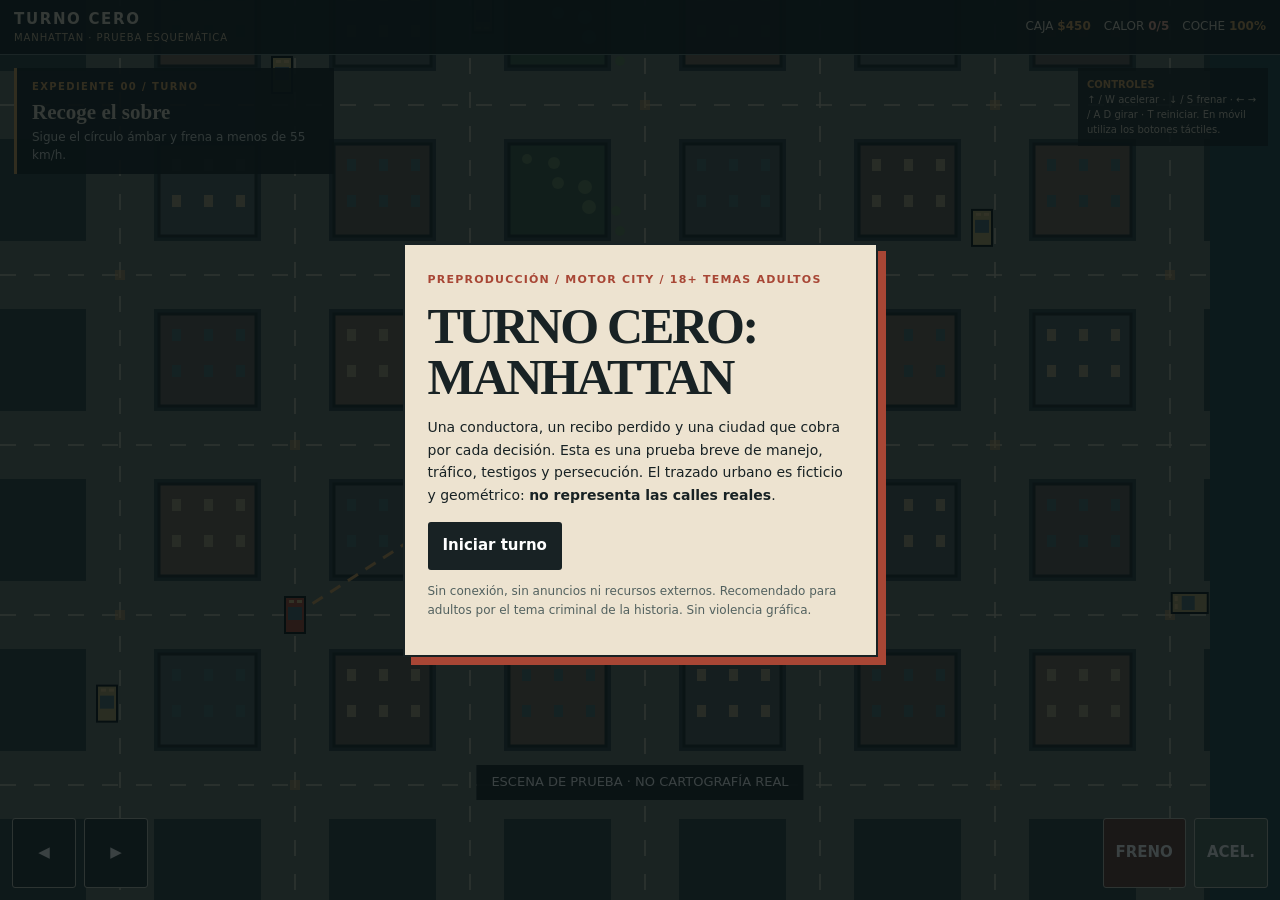
<file: motor-city/juegos/getaway/prototipo.html>
<!doctype html>
<html lang="es">
<head>
<meta charset="utf-8">
<meta name="viewport" content="width=device-width,initial-scale=1,viewport-fit=cover">
<meta name="theme-color" content="#182224">
<meta name="description" content="Turno Cero: ensayo original de persecución y narrativa, con ciudad esquemática; no cartografía real.">
<title>TURNO CERO · Prototipo experimental</title>
<style>
:root{--fondo:#182224;--tinta:#e4d9c5;--gris:#9ba7a5;--linea:#526866;--rojo:#c15b48;--sodio:#d7a15c}
*{box-sizing:border-box}html,body{margin:0;width:100%;height:100%;overflow:hidden;background:var(--fondo);color:var(--tinta);font:15px/1.45 system-ui,"Segoe UI",sans-serif}
button{font:inherit;cursor:pointer;border-radius:3px}button:focus-visible{outline:3px solid var(--sodio);outline-offset:3px}
#escena{display:block;width:100vw;height:100dvh;touch-action:none}
.top{position:fixed;left:0;top:0;right:0;background:rgba(24,34,36,.95);padding:9px 14px;border-bottom:1px solid #6b7b79;display:flex;justify-content:space-between;gap:12px;align-items:center;z-index:5}
.top strong{letter-spacing:.11em;font-size:15px}.top small{font-size:10px;color:#d2bb98;display:block;letter-spacing:.09em}
.meta{display:flex;gap:13px;font-variant-numeric:tabular-nums;font-size:12px;align-items:center}.meta b{color:var(--sodio)}#calor{color:#f0ac93}
.hud{position:fixed;top:68px;left:14px;width:min(320px,calc(100vw - 28px));background:rgba(24,34,36,.92);padding:12px 15px 10px;border-left:3px solid var(--sodio);z-index:5;pointer-events:none}
.hud .eyebrow{font-weight:750;font-size:10px;color:var(--sodio);letter-spacing:.14em}
.hud #objetivo{font:700 21px/1.18 Georgia,serif;margin:5px 0}.hud p{font-size:12px;color:#d1d5cd;margin:0}
.hint{position:fixed;right:12px;top:68px;max-width:190px;font-size:10px;line-height:1.5;color:var(--tinta);background:rgba(24,34,36,.83);padding:9px;z-index:4}
.hint b{display:block;color:var(--sodio)}
.controls{position:fixed;left:12px;right:12px;bottom:max(12px,env(safe-area-inset-bottom));z-index:7;display:flex;justify-content:space-between;gap:8px;pointer-events:none}
.controls>div{display:flex;gap:8px}.controls button{pointer-events:auto;min-width:64px;min-height:70px;padding:8px 12px;background:#273636;border:1px solid #c4c4b5;color:#fff;font-weight:750;touch-action:none;user-select:none}
.controls button[data-key="gas"]{background:#52665a}.controls button[data-key="brake"]{background:#663c35}
.panel{position:fixed;z-index:10;inset:0;display:grid;place-items:center;padding:14px;background:rgba(6,14,16,.79)}
.card{background:#ede3d0;color:#182224;width:min(475px,100%);border:2px solid #182224;padding:23px;box-shadow:8px 8px 0 #a84635}
.card small{font-size:11px;letter-spacing:.11em;font-weight:800;color:#a84635}
.card h1{font:700 clamp(34px,8vw,50px)/1.01 Georgia,serif;letter-spacing:-.045em;margin:12px 0}
.card p{line-height:1.6;font-size:14px}.card .cta{background:#182224;color:#fff;border:0;padding:12px 15px;min-height:48px;font-weight:800}
.card .alt{background:transparent;border:2px solid #182224;padding:10px 15px;min-height:48px;font-weight:700}
.actions{display:flex;gap:10px;flex-wrap:wrap;margin-top:16px}
.card .note{color:#52615f;font-size:12px}
#avisos{position:fixed;bottom:100px;left:50%;transform:translateX(-50%);background:rgba(24,34,36,.94);color:#fff;padding:8px 15px;min-width:230px;text-align:center;z-index:6;font-size:13px;pointer-events:none}
[hidden]{display:none!important}
@media(max-width:560px){.top{padding:8px 9px}.top strong{font-size:12px}.meta{gap:7px;font-size:11px}.hint{top:auto;bottom:100px;right:8px;max-width:165px;font-size:9px;opacity:.8}.hud{top:57px;left:8px;padding:9px 11px;width:min(265px,calc(100vw - 16px))}.hud #objetivo{font-size:17px}.controls{left:8px;right:8px}.controls button{min-width:61px;min-height:70px}.card{padding:19px;box-shadow:5px 5px 0 #a84635}}
@media(max-height:550px) and (min-width:600px){.hud{top:55px;max-width:250px}.hint{top:55px}.controls button{min-height:50px}.card h1{font-size:30px}.card{padding:14px}}
@media(prefers-reduced-motion:reduce){*{scroll-behavior:auto;animation:none!important;transition:none!important}}
</style>
</head>
<body>
<canvas id="escena" aria-label="Mapa esquemático de conducción nocturna, sin calles reales de Manhattan"></canvas>
<header class="top"><div><strong>TURNO CERO</strong><small>MANHATTAN · PRUEBA ESQUEMÁTICA</small></div><div class="meta"><span>CAJA <b id="caja">$450</b></span><span>CALOR <b id="calor">0/5</b></span><span>COCHE <b id="motor">100%</b></span></div></header>
<aside class="hud" aria-live="polite"><div class="eyebrow" id="capitulo">EXPEDIENTE 00 / TURNO</div><h2 id="objetivo">Recoge el sobre</h2><p id="instruccion">Sigue la ruta ámbar. Detente cerca del punto marcado.</p></aside>
<div class="hint"><b>CONTROLES</b>↑ / W acelerar · ↓ / S frenar · ← → / A D girar · T reiniciar. En móvil utiliza los botones táctiles.</div>
<div class="controls" aria-label="Controles del vehículo"><div><button data-key="left" aria-label="Girar a la izquierda">◀</button><button data-key="right" aria-label="Girar a la derecha">▶</button></div><div><button data-key="brake" aria-label="Frenar">FRENO</button><button data-key="gas" aria-label="Acelerar">ACEL.</button></div></div>
<div id="avisos" role="status">ESCENA DE PRUEBA · NO CARTOGRAFÍA REAL</div>
<div class="panel" id="portada"><div class="card"><small>PREPRODUCCIÓN / MOTOR CITY / 18+ TEMAS ADULTOS</small><h1>TURNO CERO:<br>MANHATTAN</h1><p>Una conductora, un recibo perdido y una ciudad que cobra por cada decisión. Esta es una prueba breve de manejo, tráfico, testigos y persecución. El trazado urbano es ficticio y geométrico: <b>no representa las calles reales</b>.</p><div class="actions"><button class="cta" id="iniciar">Iniciar turno</button><button class="alt" id="continuar" hidden>Continuar</button></div><p class="note">Sin conexión, sin anuncios ni recursos externos. Recomendado para adultos por el tema criminal de la historia. Sin violencia gráfica.</p></div></div>
<div class="panel" id="decidir" hidden><div class="card"><small>EPÍLOGO / DECISIÓN</small><h1>¿A quién pertenece la verdad?</h1><p>El documento podría exponer los contratos irregulares, pero también revelar a quien arriesgó su vida para entregarlo. No hay respuesta libre de coste.</p><div class="actions"><button class="cta" data-ending="publicar">Publicar el expediente</button><button class="alt" data-ending="proteger">Proteger a la fuente</button></div></div></div>
<div class="panel" id="final" hidden><div class="card"><small>REGISTRO CERRADO</small><h1 id="finTitulo">Turno terminado</h1><p id="finTexto"></p><div class="actions"><button class="cta" id="reiniciar">Repetir el turno</button></div><p class="note">El juego completo requerirá Manhattan MC4, sectores, historia y sistemas de Motor City.</p></div></div>
<script>
(()=>{
'use strict';
const CAN=document.querySelector('#escena'),ctx=CAN.getContext('2d',{alpha:false});
const WX=[120,295,470,645,820,995,1170],WY=[115,285,455,625,795,965];
const WORLD={w:1320,h:1080},ROAD=68,KEY={left:false,right:false,gas:false,brake:false};
const PICK={x:820,y:455},DROP={x:995,y:115},RAND=()=>{seed=(Math.imul(seed,1664525)+1013904223)>>>0;return seed/4294967296};
let seed=9062,game,traffic=[],cops=[],active=false,overlay=true,screen={w:innerWidth,h:innerHeight,dpr:1},last=performance.now(),lastSave=0,flash=0;
const clamp=(v,a,b)=>Math.max(a,Math.min(b,v)),near=(a,b)=>Math.hypot(a.x-b.x,a.y-b.y);
const road=(x,y)=>x>=0&&y>=0&&x<WORLD.w-60&&y<WORLD.h&& (WX.some(v=>Math.abs(x-v)<ROAD/2)||WY.some(v=>Math.abs(y-v)<ROAD/2));
function initial(){return {version:1,mission:0,choice:null,player:{x:295,y:795,a:-Math.PI/2,v:0,damage:0},heat:0,money:450,score:0,time:0,policeVisible:false,lastWitness:0,escapeTimer:0,trafficHit:0,nearMiss:[]};}
function updateInfo(){
 const titles=['Recoge el sobre','Entrega a Nadia','Pierde a la patrulla','Elige qué revelar','Turno cerrado'];
 const tips=['Sigue el círculo ámbar y frena a menos de 55 km/h.',
 'El testigo alertó a una patrulla. Llega al siguiente punto.',
 'Aléjate de los perseguidores para reducir el calor.',
 'La elección aparecerá al detener el coche.',
 'Has llegado al final de la demostración.'];
 document.querySelector('#capitulo').textContent='EXPEDIENTE '+String(game.mission).padStart(2,'0')+' / TURNO';
 document.querySelector('#objetivo').textContent=titles[game.mission]||'Turno';
 document.querySelector('#instruccion').textContent=tips[game.mission]||'';
 document.querySelector('#caja').textContent='$'+Math.max(0,Math.round(game.money));
 document.querySelector('#motor').textContent=Math.round(100-game.player.damage)+'%';
 document.querySelector('#calor').textContent=Math.min(5,Math.ceil(game.heat/20))+'/5';
}
function notice(s,sec=2.4){document.querySelector('#avisos').textContent=s;flash=sec;}
function save(){try{localStorage.setItem('turno-cero-demo-v1',JSON.stringify(game))}catch(e){}}
function load(){try{const x=JSON.parse(localStorage.getItem('turno-cero-demo-v1'));if(x&&x.version===1&&x.player&&[0,1,2,3,4].includes(x.mission)&&Number.isFinite(x.player.x))return x;}catch(e){}return null;}
function reset(){seed=9062;game=initial();traffic=[];cops=[];initTraffic();overlay=false;active=true;
 document.querySelectorAll('.panel').forEach(p=>p.hidden=true);updateInfo();notice('Turno iniciado · sigue el objetivo',3);save();}
function initTraffic(){for(let i=0;i<13;i++){let horizontal=i%2===0, lane=i%3===0?1:-1;traffic.push({id:'coche-'+i,horizontal,lane,v:35+(i%5)*10,x:horizontal?RAND()*WORLD.w:WX[i%WX.length]+lane*13,y:horizontal?WY[i%WY.length]+lane*12:RAND()*WORLD.h,near:false});}}
function start(recover=false){if(recover){const p=load();if(p){game=p;seed=9062;traffic=[];cops=[];initTraffic();if(game.mission===2)spawnCop();active=true;overlay=false;document.querySelectorAll('.panel').forEach(e=>e.hidden=true);notice('Guardado recuperado');updateInfo();return;}}reset();}
function spawnCop(){const p=game.player;const node=closest(p.x,p.y),ix=clamp(node.ix-2,0,WX.length-1),iy=clamp(node.iy+1,0,WY.length-1);
 cops=[{x:WX[ix],y:WY[iy],route:[],wait:0,angle:0,catch:0},{x:WX[clamp(ix+1,0,WX.length-1)],y:WY[clamp(iy+2,0,WY.length-1)],route:[],wait:0,angle:0,catch:0}];}
function closest(x,y){let ix=0,iy=0;for(let i=1;i<WX.length;i++)if(Math.abs(WX[i]-x)<Math.abs(WX[ix]-x))ix=i;
 for(let j=1;j<WY.length;j++)if(Math.abs(WY[j]-y)<Math.abs(WY[iy]-y))iy=j;return{ix,iy};}
function path(a,b){
 const q=[a.iy*WX.length+a.ix], prev=new Map([[q[0],-1]]),dest=b.iy*WX.length+b.ix;
 while(q.length){const n=q.shift();if(n===dest)break;const x=n%WX.length,y=Math.floor(n/WX.length);
 for(const [dx,dy] of [[1,0],[-1,0],[0,1],[0,-1]]){const nx=x+dx,ny=y+dy,k=ny*WX.length+nx;if(nx<0||ny<0||nx>=WX.length||ny>=WY.length||prev.has(k))continue;prev.set(k,n);q.push(k);}}
 if(!prev.has(dest))return[];const out=[];for(let n=dest;n!==-1;n=prev.get(n))out.push({x:WX[n%WX.length],y:WY[Math.floor(n/WX.length)]});return out.reverse();}
function copsStep(dt){
 let closestDist=Infinity;
 for(const c of cops){let d=near(c,game.player);closestDist=Math.min(closestDist,d);c.wait-=dt;
 if(c.wait<=0 || !c.route.length){let r=path(closest(c.x,c.y),closest(game.player.x,game.player.y));c.route=r.slice(1);c.wait=1.7;}
 let target=c.route[0];if(target){const dx=target.x-c.x,dy=target.y-c.y,dd=Math.hypot(dx,dy);
 if(dd<3)c.route.shift();else{const v=Math.min(dd,78*dt);c.x+=dx/dd*v;c.y+=dy/dd*v;c.angle=Math.atan2(dy,dx);}}
 if(d<28){c.catch+=dt;if(c.catch>1.5){game.money=Math.max(0,game.money-80);game.heat=45;game.escapeTimer=0;c.catch=0;notice('Te interceptaron · pérdida de $80',3);}}
 else c.catch=0;
 }
 if(closestDist>170){game.heat=Math.max(0,game.heat-3.2*dt);game.escapeTimer+=dt;}else{game.heat=Math.min(95,game.heat+.14*dt);game.escapeTimer=0;}
 if(game.heat<15&&game.escapeTimer>8){game.mission=3;active=false;document.querySelector('#decidir').hidden=false;updateInfo();save();}
}
function moveTraffic(dt){
 for(const car of traffic){if(car.horizontal){car.x+=car.v*dt*(car.lane>0?1:-1);if(car.x>WORLD.w)car.x=-10;if(car.x<0)car.x=WORLD.w;}
 else{car.y+=car.v*dt*(car.lane>0?1:-1);if(car.y>WORLD.h)car.y=-10;if(car.y<0)car.y=WORLD.h;}
 const d=near(car,game.player),pv=Math.abs(game.player.v);
 if(d<22 && pv>15 && game.trafficHit<game.time-.8){game.player.damage=clamp(game.player.damage+4,0,85);game.player.v*=.55;game.heat=Math.min(100,game.heat+6);game.trafficHit=game.time;notice('Choque · daño al coche');}
 else if(d>29 && d<43 && pv>60 && !car.near){car.near=true;game.score+=100;notice('Paso cercano: +100 puntos');}
 }
}
function simulate(dt){
 if(!active)return;dt=Math.min(dt,.045);game.time+=dt;lastSave+=dt;
 const p=game.player;
 const a=KEY.gas?100:KEY.brake?-135:0; p.v+=a*dt; p.v*=Math.pow(KEY.gas?.995:.984,dt*60);p.v=clamp(p.v,-47,168*(1-p.damage/220));
 if(KEY.left||KEY.right){const steer=(KEY.right?1:0)-(KEY.left?1:0),k=Math.min(1,Math.abs(p.v)/55);
 p.a+=steer*2.6*dt*(p.v<0?-1:1)*(.25+.75*k);}
 const nx=p.x+Math.cos(p.a)*p.v*dt,ny=p.y+Math.sin(p.a)*p.v*dt;
 if(road(nx,ny)){p.x=nx;p.y=ny;}else{p.v*=.4;p.damage=clamp(p.damage+dt*3.3,0,85);}
 moveTraffic(dt);
 if(game.mission===0&&near(p,PICK)<42&&Math.abs(p.v)<70){game.mission=1;game.money+=40;notice('Recibo recuperado · +$40',3);save();}
 else if(game.mission===1&&near(p,DROP)<42&&Math.abs(p.v)<70){game.mission=2;game.heat=71;spawnCop();notice('Alerta recibida · evade a las patrullas',4);save();}
 if(game.mission===2)copsStep(dt);
 if(lastSave>=6){save();lastSave=0;}updateInfo();
}
function car(x,y,a,color,police=false){ctx.save();ctx.translate(x,y);ctx.rotate(a);ctx.fillStyle='#0b1517';ctx.fillRect(-19,-11,38,22);
 ctx.fillStyle=color;ctx.fillRect(-17,-9,34,18);ctx.fillStyle='#4f6b70';ctx.fillRect(-5,-7,13,14);
 ctx.fillStyle=police?'#dae0dc':'#d9b77d';ctx.fillRect(12,-6,3,5);ctx.fillRect(12,2,3,5);
 if(police){ctx.fillStyle='#bd4d43';ctx.fillRect(-4,-10,6,3);ctx.fillStyle='#679ba7';ctx.fillRect(2,-10,6,3);}
 ctx.restore();}
function draw(){
 const w=CAN.clientWidth,h=CAN.clientHeight,d=Math.min(2,devicePixelRatio||1);
 if(CAN.width!==Math.round(w*d)||CAN.height!==Math.round(h*d)){CAN.width=Math.round(w*d);CAN.height=Math.round(h*d);}
 ctx.setTransform(d,0,0,d,0,0);ctx.fillStyle='#111b1f';ctx.fillRect(0,0,w,h);
 const p=game?.player||{x:295,y:795,a:-Math.PI/2},cx=clamp(p.x-w/2,0,Math.max(0,WORLD.w-w)),cy=clamp(p.y-h/2,0,Math.max(0,WORLD.h-h));
 ctx.save();ctx.translate(-cx,-cy);
 ctx.fillStyle='#28484d';ctx.fillRect(1210,0,110,1080);
 ctx.fillStyle='#304142';ctx.fillRect(0,0,1210,1080);
 ctx.fillStyle='#68716a';WX.forEach(x=>ctx.fillRect(x-ROAD/2,0,ROAD,WORLD.h));WY.forEach(y=>ctx.fillRect(0,y-ROAD/2,1210,ROAD));
 ctx.strokeStyle='#c9c3ae';ctx.setLineDash([16,18]);ctx.lineWidth=1.5;
 WX.forEach(x=>{ctx.beginPath();ctx.moveTo(x,0);ctx.lineTo(x,WORLD.h);ctx.stroke();});
 WY.forEach(y=>{ctx.beginPath();ctx.moveTo(0,y);ctx.lineTo(1210,y);ctx.stroke();});ctx.setLineDash([]);
 for(let i=0;i<WX.length-1;i++)for(let j=0;j<WY.length-1;j++){
  const x=WX[i]+39,y=WY[j]+39,bw=WX[i+1]-WX[i]-78,bh=WY[j+1]-WY[j]-78;
  const park=i===2&&j<=1;
  ctx.fillStyle=park?'#3d5c48':(i+j)%3===0?'#766456':(i+j)%3===1?'#515d5d':'#635953';ctx.fillRect(x,y,bw,bh);
  ctx.strokeStyle='#202b2c';ctx.lineWidth=3;ctx.strokeRect(x,y,bw,bh);
  if(park){ctx.fillStyle='#667f5b';for(let k=0;k<7;k++){ctx.beginPath();ctx.arc(x+18+(k*31)%bw,y+15+(k*24)%bh,5+(k%3),0,Math.PI*2);ctx.fill();}}
  else{ctx.fillStyle=(i+j)%2?'#a99d7b':'#4b6c6e';for(let z=0;z<6;z++)ctx.fillRect(x+13+(z%3)*32,y+15+Math.floor(z/3)*36,9,12);}
 }
 ctx.fillStyle='#d7a15c';for(let i=0;i<WX.length;i++)for(let j=0;j<WY.length;j++){
  if((i+j)%2!==0)continue;ctx.globalAlpha=.50;ctx.fillRect(WX[i]-5,WY[j]-5,10,10);
 }ctx.globalAlpha=1;
 for(const t of traffic)car(t.x,t.y,t.horizontal?(t.lane>0?0:Math.PI):(t.lane>0?Math.PI/2:-Math.PI/2),'#b6a36a');
 const target=game?.mission===0?PICK:game?.mission===1?DROP:null;
 if(target){ctx.strokeStyle='#d7a15c';ctx.lineWidth=3;ctx.setLineDash([12,9]);ctx.beginPath();ctx.moveTo(p.x,p.y);ctx.lineTo(target.x,target.y);ctx.stroke();ctx.setLineDash([]);
 ctx.beginPath();ctx.arc(target.x,target.y,28,0,Math.PI*2);ctx.stroke();ctx.fillStyle='#e4d9c5';ctx.fillRect(target.x-4,target.y-4,8,8);}
 if(game?.mission===2){for(const cop of cops){car(cop.x,cop.y,cop.angle,'#d9d9d2',true);ctx.strokeStyle='rgba(193,91,72,.55)';ctx.beginPath();ctx.arc(cop.x,cop.y,34,0,Math.PI*2);ctx.stroke();}}
 car(p.x,p.y,p.a,'#a84635');
 ctx.fillStyle='#e4d9c5';ctx.font='bold 12px Arial';ctx.fillText('CIUDAD DE PRUEBA / NO GIS',70,45);
 ctx.restore();
 if(!active&&!overlay){ctx.fillStyle='rgba(8,20,20,.2)';ctx.fillRect(0,0,w,h);}
}
function frame(now){const dt=(now-last)/1000;last=now;simulate(clamp(dt,0,.08));draw();if(flash>0){flash-=dt;if(flash<=0)document.querySelector('#avisos').textContent='ESCENA DE PRUEBA · NO CARTOGRAFÍA REAL';}requestAnimationFrame(frame);}
const mapped={ArrowUp:'gas',KeyW:'gas',ArrowDown:'brake',KeyS:'brake',ArrowLeft:'left',KeyA:'left',ArrowRight:'right',KeyD:'right'};
addEventListener('keydown',e=>{if(mapped[e.code]){KEY[mapped[e.code]]=true;e.preventDefault();}if(e.code==='KeyT'&&active)reset();});
addEventListener('keyup',e=>{if(mapped[e.code]){KEY[mapped[e.code]]=false;e.preventDefault();}});
addEventListener('blur',()=>Object.keys(KEY).forEach(k=>KEY[k]=false));
document.querySelectorAll('[data-key]').forEach(button=>{const key=button.dataset.key;const end=()=>{KEY[key]=false;};button.addEventListener('pointerdown',e=>{KEY[key]=true;button.setPointerCapture(e.pointerId);e.preventDefault();});['pointerup','pointercancel','lostpointercapture'].forEach(ev=>button.addEventListener(ev,end));});
document.querySelector('#iniciar').onclick=()=>start(false);document.querySelector('#continuar').onclick=()=>start(true);
document.querySelector('#reiniciar').onclick=()=>reset();
document.querySelectorAll('[data-ending]').forEach(button=>button.addEventListener('click',()=>{
 game.choice=button.dataset.ending;game.mission=4;save();
 const pub=game.choice==='publicar';
 document.querySelector('#finTitulo').textContent=pub?'La ciudad escucha':'Los nombres permanecen a salvo';
 document.querySelector('#finTexto').textContent=pub?'La publicación rompe el silencio, pero la fuente deberá enfrentar las consecuencias. La historia continúa.':'La fuente sobrevive sin ser identificada, aunque la organización conserva parte de su poder. No todas las victorias se anuncian.';
 document.querySelector('#decidir').hidden=true;document.querySelector('#final').hidden=false;updateInfo();
}));
addEventListener('visibilitychange',()=>{if(document.hidden)save();});
window.TC={estado:()=>JSON.parse(JSON.stringify(game)), reiniciar:reset, version:'prototipo-v1'};
game=initial();initTraffic();updateInfo();document.querySelector('#continuar').hidden=!load();requestAnimationFrame(frame);
})();
</script>
</body></html>
</file>
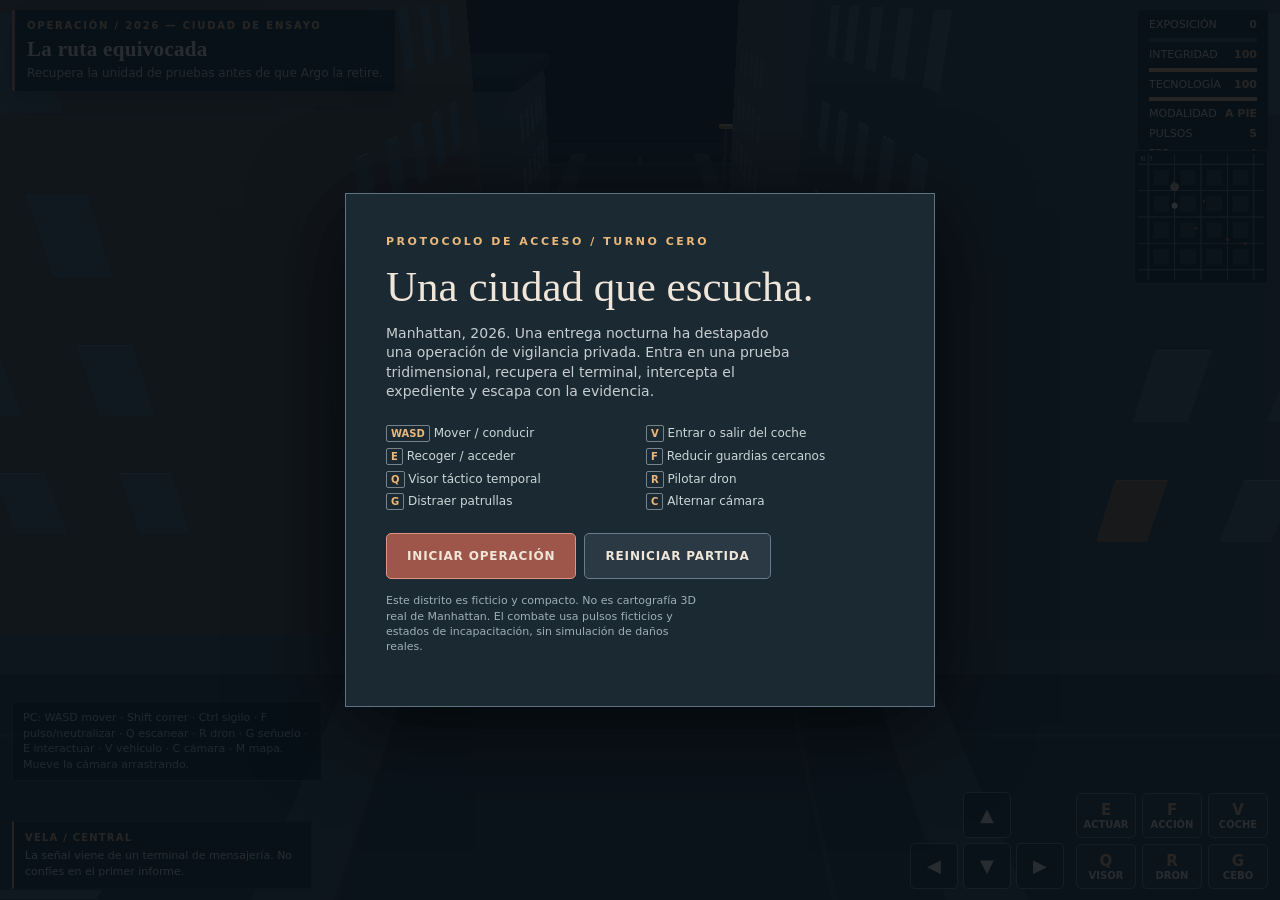
<file: motor-city/juegos/getaway/turno-cero-accion-3d.html>
<!doctype html>
<html lang="es"><head><meta charset="utf-8"><meta name="viewport" content="width=device-width,initial-scale=1,viewport-fit=cover"><meta name="theme-color" content="#111b22"><meta name="description" content="Turno Cero: laboratorio jugable 3D offline de acción, espionaje y persecución. Ciudad ficticia de prueba, no geografía real de Manhattan.">
<title>TURNO CERO · MANHATTAN / PROTOTIPO 3D</title>
<style>
:root{color-scheme:dark;--ink:#111b22;--paper:#efe6d9;--dust:#a8b6b9;--red:#d27b65;--gold:#e9b87a;--stroke:#78889366;--panel:#15212be8}
*{box-sizing:border-box}html,body{margin:0;width:100%;height:100%;overflow:hidden;font:13px/1.4 system-ui,-apple-system,"Segoe UI",sans-serif;color:var(--paper);background:var(--ink)}
button{font:inherit;cursor:pointer;border:1px solid #76878d;background:#20313b;color:var(--paper);border-radius:5px;font-weight:650}button:focus-visible{outline:2px solid #fac997;outline-offset:2px}button:active,.pressed{background:#3a5c69!important}canvas#world{position:fixed;inset:0;width:100vw;height:100dvh;display:block;touch-action:none}
.hud{position:fixed;z-index:3;top:max(10px,env(safe-area-inset-top));left:12px;right:12px;display:flex;align-items:flex-start;justify-content:space-between;gap:12px;pointer-events:none}.mast{padding:9px 12px 10px;background:var(--panel);border-left:3px solid var(--red);max-width:min(415px,calc(100vw - 175px));box-shadow:0 8px 28px #02050844;pointer-events:none}.mast small{display:block;font-size:10px;letter-spacing:.18em;color:var(--gold);font-weight:750}.mast h1{margin:5px 0 3px;font:600 clamp(15px,2vw,21px)/1.12 Georgia,serif;letter-spacing:.015em}.mast p{margin:0;color:#c8d0ce;font-size:12px}.stats{background:var(--panel);padding:8px 11px;min-width:130px;display:grid;gap:6px;font-size:11px;line-height:1.25}.stats b{float:right;color:var(--gold);font-variant-numeric:tabular-nums}.meter{height:4px;background:#43505a;overflow:hidden}.meter>div{height:100%;width:100%;background:var(--gold);transition:width .2s}#heatBar{background:var(--red)}
.bottom{position:fixed;left:12px;bottom:max(11px,env(safe-area-inset-bottom));right:12px;z-index:4;display:flex;align-items:end;justify-content:space-between;pointer-events:none;gap:12px}.bottom .sub{pointer-events:none;color:#e4e9e7;background:#13202ad9;border:1px solid #54636c66;border-left:2px solid var(--gold);padding:9px 11px;max-width:300px;min-width:110px;font-size:11px}.sub b{color:var(--gold);display:block;font-size:10px;letter-spacing:.12em;margin-bottom:3px}.controls{pointer-events:auto;display:flex;gap:12px;align-items:end}.pad{display:grid;grid-template-columns:repeat(3,48px);grid-template-rows:repeat(2,46px);gap:5px;justify-items:stretch}.pad button{font-size:18px;min-width:46px;min-height:44px;background:#1a2b36e9;touch-action:none}.pad button[data-hold="up"]{grid-column:2;grid-row:1}.pad button[data-hold="left"]{grid-column:1;grid-row:2}.pad button[data-hold="down"]{grid-column:2;grid-row:2}.pad button[data-hold="right"]{grid-column:3;grid-row:2}.actions{display:grid;grid-template-columns:repeat(3,60px);gap:6px}.actions button{min-height:45px;padding:4px 2px;font-size:10px;line-height:1.2;background:#263743eb;touch-action:manipulation}.actions button b{display:block;font-size:15px;color:var(--gold)}.actions button:disabled{opacity:.5;cursor:not-allowed}
#minimap{position:fixed;z-index:3;top:150px;right:12px;width:134px;height:134px;border:1px solid #8c95826f;background:#101b23da;pointer-events:none}.hint{position:fixed;bottom:119px;left:12px;z-index:3;background:#111e27ca;padding:8px 10px;font-size:11px;max-width:310px;border:1px solid var(--stroke);color:#b8c9ce}.toast{position:fixed;top:43%;left:50%;transform:translate(-50%,-50%);z-index:5;text-align:center;color:var(--paper);font:500 16px Georgia,serif;text-shadow:0 2px 12px #000;pointer-events:none;opacity:0;transition:opacity .15s}.toast.show{opacity:1}.toast small{display:block;font:700 10px system-ui;letter-spacing:.2em;color:var(--gold);margin-bottom:6px}
.overlay{position:fixed;inset:0;z-index:12;background:#080f16dc;display:grid;place-items:center;padding:18px;overflow-y:auto}.overlay[hidden]{display:none}.dialog{width:min(590px,100%);max-height:calc(100dvh - 36px);overflow:auto;background:#1b2933;border:1px solid #5e7283;padding:clamp(20px,4vw,40px);box-shadow:0 16px 85px #000b}.dialog header{color:var(--gold);font-size:11px;letter-spacing:.23em;font-weight:750}.dialog h2{font:500 clamp(25px,5vw,43px)/1.07 Georgia,serif;margin:14px 0}.dialog p{color:#c7cdd0;font-size:14px;max-width:46ch}.dialog .rules{display:grid;grid-template-columns:1fr 1fr;gap:6px 12px;margin:23px 0;color:#ccd6d7;font-size:12px}.dialog kbd{font:700 10px system-ui;border:1px solid #78838b;padding:2px 4px;border-radius:2px;color:var(--gold)}.dialog button{min-height:46px;padding:10px 20px;background:#9d5649;border-color:#db9481;font-size:12px;letter-spacing:.07em}.dialog .choices{display:grid;gap:8px}.dialog .choices button{text-align:left}.dialog .secondary{background:#2b3944;border-color:#697d89}.foot{margin-top:14px;color:#9db0b6!important;font-size:11px!important}.error{background:#472e2d;color:#fbe3dd;padding:12px}
@media(max-width:680px){.mast{max-width:calc(100vw - 174px)}.mast h1{font-size:16px}.mast p{font-size:10px;max-width:26ch}.stats{min-width:114px;padding:7px;font-size:10px}#minimap{width:108px;height:108px;top:155px}.hint{display:none}.bottom{bottom:max(7px,env(safe-area-inset-bottom))}.bottom .sub{position:fixed;left:12px;bottom:115px;max-width:calc(100vw - 146px);font-size:10px;padding:6px 8px}.controls{width:100%;justify-content:space-between;gap:4px}.actions{grid-template-columns:repeat(3,54px);gap:5px}.actions button{min-height:45px}.pad{grid-template-columns:repeat(3,46px);gap:3px}.dialog .rules{grid-template-columns:1fr}}
@media(max-height:570px){.mast{padding:6px 9px}.mast h1{font-size:15px}.mast p{font-size:10px}.stats{padding:5px;gap:3px}#minimap{top:137px;width:93px;height:93px}.bottom .sub{bottom:85px}.controls .pad{grid-template-rows:repeat(2,44px)}.actions button{min-height:44px}.hint{display:none}}
@media (prefers-reduced-motion:reduce){.toast,.meter>div{transition:none}}
</style></head><body>
<canvas id="world" aria-label="Mundo 3D interactivo de acción y espionaje"></canvas>
<div class="hud"><section class="mast"><small>OPERACIÓN / 2026 — CIUDAD DE ENSAYO</small><h1 id="objectiveTitle">La ruta equivocada</h1><p id="objectiveText">Recupera la unidad de pruebas antes de que Argo la retire.</p></section><section class="stats"><div>EXPOSICIÓN <b id="heat">0</b></div><div class="meter"><div id="heatBar" style="width:0%"></div></div><div>INTEGRIDAD <b id="health">100</b></div><div class="meter"><div id="healthBar"></div></div><div>TECNOLOGÍA <b id="energy">100</b></div><div class="meter"><div id="energyBar"></div></div><div>MODALIDAD <b id="mode">A PIE</b></div><div>PULSOS <b id="pulses">5</b></div><div>FPS <b id="fps">—</b></div></section></div>
<canvas id="minimap" width="220" height="220" aria-label="Mapa táctico basado en el mismo mundo 3D"></canvas>
<div class="hint">PC: WASD mover · Shift correr · Ctrl sigilo · F pulso/neutralizar · Q escanear · R dron · G señuelo · E interactuar · V vehículo · C cámara · M mapa. Mueve la cámara arrastrando.</div>
<div class="toast" id="toast" role="status" aria-live="polite"></div>
<div class="bottom"><div class="sub"><b id="radioWho">VELA / CENTRAL</b><span id="radio">La señal viene de un terminal de mensajería. No confíes en el primer informe.</span></div><div class="controls"><div class="pad" aria-label="Controles de movimiento"><button data-hold="up" aria-label="Avanzar">▲</button><button data-hold="left" aria-label="Izquierda">◀</button><button data-hold="down" aria-label="Retroceder">▼</button><button data-hold="right" aria-label="Derecha">▶</button></div><div class="actions"><button data-action="interact" aria-label="Interactuar"><b>E</b>ACTUAR</button><button data-action="attack" aria-label="Neutralizar enemigo"><b>F</b>ACCIÓN</button><button data-action="car" aria-label="Entrar o salir del vehículo"><b>V</b>COCHE</button><button data-action="scan" aria-label="Activar visor espectral"><b>Q</b>VISOR</button><button data-action="drone" aria-label="Cambiar a dron de reconocimiento"><b>R</b>DRON</button><button data-action="decoy" aria-label="Lanzar señuelo"><b>G</b>CEBO</button></div></div></div>
<div class="overlay" id="intro"><div class="dialog"><header>PROTOCOLO DE ACCESO / TURNO CERO</header><h2>Una ciudad que escucha.</h2><p>Manhattan, 2026. Una entrega nocturna ha destapado una operación de vigilancia privada. Entra en una prueba tridimensional, recupera el terminal, intercepta el expediente y escapa con la evidencia.</p><div class="rules"><div><kbd>WASD</kbd> Mover / conducir</div><div><kbd>V</kbd> Entrar o salir del coche</div><div><kbd>E</kbd> Recoger / acceder</div><div><kbd>F</kbd> Reducir guardias cercanos</div><div><kbd>Q</kbd> Visor táctico temporal</div><div><kbd>R</kbd> Pilotar dron</div><div><kbd>G</kbd> Distraer patrullas</div><div><kbd>C</kbd> Alternar cámara</div></div><button id="startGame">INICIAR OPERACIÓN</button><button class="secondary" id="restart" style="margin-left:8px">REINICIAR PARTIDA</button><p class="foot">Este distrito es ficticio y compacto. No es cartografía 3D real de Manhattan. El combate usa pulsos ficticios y estados de incapacitación, sin simulación de daños reales.</p><p class="error" id="error" hidden></p></div></div>
<div class="overlay" id="final" hidden><div class="dialog"><header>DECISIÓN FINAL / CADENA DE CUSTODIA</header><h2>El expediente no se borra solo.</h2><p>Argo ha perdido la pista. Conservas el material y puedes publicar los contratos o proteger primero a las personas implicadas. La elección afectará al cierre de la operación.</p><div class="choices"><button id="publish">DIFUNDIR EL EXPEDIENTE — la ciudad verá los nombres</button><button class="secondary" id="protect">PROTEGER A LAS FUENTES — restringir la publicación</button></div></div></div>
<div class="overlay" id="end" hidden><div class="dialog"><header>OPERACIÓN CONCLUIDA / EPÍLOGO</header><h2 id="endTitle">Turno cero.</h2><p id="endDesc"></p><button id="again">NUEVA OPERACIÓN</button></div></div>
<script>
'use strict';
/* TURN0 CERO · Vertical slice 3D original, sin motor externo / sin servicios remotos.
   Ciudad de prueba FICTICIA. 42 GLBs de arte se generan con arte3d/generar_modelos.py.
   Un subconjunto auténtico de esas mallas se incorpora como base64 para que funcione en file://. */
const EMBEDDED_GLB={"sedan":"[base64]/Vov83MFMD2KNw+w/Vov83MFMAfhYs/w/Vov83MFED2KNw+w/Vov83MFMAfhYs/w/Vov83MFEAfhYs/w/Vov83MFMD2KNw+w/VoP83MFED2KNw+w/VoP83MFEAfhYs/w/VoP83MFMD2KNw+w/VoP83MFEAfhYs/w/VoP83MFMAfhYs/w/VoP83MFMD2KNw+w/Vov83MFMD2KNw+w/VoP83MFMAfhYs/w/VoP83MFMD2KNw+w/Vov83MFMAfhYs/w/VoP83MFMAfhYs/w/Vov83MFED2KNw+w/VoP83MFED2KNw+w/Vov83MFEAfhYs/w/Vov83MFED2KNw+w/VoP83MFEAfhYs/w/Vov83MFEAfhYs/w/VoP83MFMAfhYs/w/Vov83MFMAfhYs/w/VoP83MFEAfhYs/w/VoP83MFMAfhYs/w/Vov83MFEAfhYs/w/VoP83MFEAfhYs/w/Vov83MFMD2KNw+w/Vov83MFED2KNw+w/Vov83MFED2KNw+w/VoP83MFMD2KNw+w/Vov83MFED2KNw+w/VoP83MFMD2KNw+w/VoPzm0gD+PwnU/OwFNvzm0wL+PwnU/OwFNvzm0wL+PwrU/OwFNvzm0gD+PwnU/OwFNvzm0wL+PwrU/OwFNvzm0gD+PwrU/OwFNvzm0wL+PwnU/OwFNPzm0gD+PwnU/OwFNPzm0gD+PwrU/OwFNPzm0wL+PwnU/OwFNPzm0gD+PwrU/OwFNPzm0wL+PwrU/OwFNPzm0wL+PwnU/OwFNvzm0wL+PwnU/OwFNPzm0wL+PwrU/OwFNPzm0wL+PwnU/OwFNvzm0wL+PwrU/OwFNPzm0wL+PwrU/OwFNvzm0gD+PwnU/OwFNPzm0gD+PwnU/OwFNvzm0gD+PwrU/OwFNvzm0gD+PwnU/OwFNPzm0gD+PwrU/OwFNvzm0gD+PwrU/OwFNPzm0wL+PwrU/OwFNvzm0wL+PwrU/OwFNPzm0gD+PwrU/OwFNPzm0wL+PwrU/OwFNvzm0gD+PwrU/OwFNPzm0gD+PwrU/OwFNvzm0wL+PwnU/OwFNvzm0gD+PwnU/OwFNvzm0gD+PwnU/OwFNPzm0wL+PwnU/OwFNvzm0gD+PwnU/OwFNPzm0wL+PwnU/OwFNP6RwvT7Xo4A/TkVKP3sUbr/Xo4A/TkVKP3sUbr+kcK0/TkVKP6RwvT7Xo4A/TkVKP3sUbr+kcK0/TkVKP6RwvT6kcK0/TkVKP3sUbr/Xo4A/tKtQP6RwvT7Xo4A/tKtQP6RwvT6kcK0/tKtQP3sUbr/Xo4A/tKtQP6RwvT6kcK0/tKtQP3sUbr+kcK0/tKtQP3sUbr/Xo4A/TkVKP3sUbr/Xo4A/tKtQP3sUbr+kcK0/tKtQP3sUbr/Xo4A/TkVKP3sUbr+kcK0/tKtQP3sUbr+kcK0/TkVKP6RwvT7Xo4A/tKtQP6RwvT7Xo4A/TkVKP6RwvT6kcK0/TkVKP6RwvT7Xo4A/tKtQP6RwvT6kcK0/TkVKP6RwvT6kcK0/tKtQP3sUbr+kcK0/TkVKP3sUbr+kcK0/tKtQP6RwvT6kcK0/tKtQP3sUbr+kcK0/TkVKP6RwvT6kcK0/tKtQP6RwvT6kcK0/TkVKP3sUbr/Xo4A/TkVKP6RwvT7Xo4A/TkVKP6RwvT7Xo4A/tKtQP3sUbr/Xo4A/TkVKP6RwvT7Xo4A/tKtQP3sUbr/Xo4A/tKtQP6RwvT7Xo4A/tKtQv3sUbr/Xo4A/tKtQv3sUbr+kcK0/tKtQv6RwvT7Xo4A/tKtQv3sUbr+kcK0/tKtQv6RwvT6kcK0/tKtQv3sUbr/Xo4A/TkVKv6RwvT7Xo4A/TkVKv6RwvT6kcK0/TkVKv3sUbr/Xo4A/TkVKv6RwvT6kcK0/TkVKv3sUbr+kcK0/TkVKv3sUbr/Xo4A/tKtQv3sUbr/Xo4A/TkVKv3sUbr+kcK0/TkVKv3sUbr/Xo4A/tKtQv3sUbr+kcK0/TkVKv3sUbr+kcK0/tKtQv6RwvT7Xo4A/TkVKv6RwvT7Xo4A/tKtQv6RwvT6kcK0/tKtQv6RwvT7Xo4A/TkVKv6RwvT6kcK0/tKtQv6RwvT6kcK0/TkVKv3sUbr+kcK0/tKtQv3sUbr+kcK0/TkVKv6RwvT6kcK0/TkVKv3sUbr+kcK0/tKtQv6RwvT6kcK0/TkVKv6RwvT6kcK0/tKtQv3sUbr/Xo4A/tKtQv6RwvT7Xo4A/tKtQv6RwvT7Xo4A/TkVKv3sUbr/Xo4A/tKtQv6RwvT7Xo4A/TkVKv3sUbr/Xo4A/TkVKv3sUXj9xPUo/bxIjv7geVT9xPUo/bxIjv7geVT+4HqU/bxIjv3sUXj9xPUo/bxIjv7geVT+4HqU/bxIjv3sUXj+4HqU/bxIjv7geVT9xPUo/bxIjP3sUXj9xPUo/bxIjP3sUXj+4HqU/bxIjP7geVT9xPUo/bxIjP3sUXj+4HqU/bxIjP7geVT+4HqU/bxIjP7geVT9xPUo/bxIjv7geVT9xPUo/bxIjP7geVT+4HqU/bxIjP7geVT9xPUo/bxIjv7geVT+4HqU/bxIjP7geVT+4HqU/bxIjv3sUXj9xPUo/bxIjP3sUXj9xPUo/bxIjv3sUXj+4HqU/bxIjv3sUXj9xPUo/bxIjP3sUXj+4HqU/bxIjv3sUXj+4HqU/bxIjP7geVT+4HqU/bxIjv7geVT+4HqU/bxIjP3sUXj+4HqU/bxIjP7geVT+4HqU/bxIjv3sUXj+4HqU/bxIjP3sUXj+4HqU/bxIjv7geVT9xPUo/bxIjv3sUXj9xPUo/bxIjv3sUXj9xPUo/bxIjP7geVT9xPUo/bxIjv3sUXj9xPUo/bxIjP7geVT9xPUo/bxIjP1K4pr9xPUo/MLsnvzMzq79xPUo/MLsnvzMzq7+4HqU/MLsnv1K4pr9xPUo/MLsnvzMzq7+4HqU/MLsnv1K4pr+4HqU/MLsnvzMzq79xPUo/MLsnP1K4pr9xPUo/MLsnP1K4pr+4HqU/MLsnPzMzq79xPUo/MLsnP1K4pr+4HqU/MLsnPzMzq7+4HqU/MLsnPzMzq79xPUo/MLsnvzMzq79xPUo/MLsnPzMzq7+4HqU/MLsnPzMzq79xPUo/MLsnvzMzq7+4HqU/MLsnPzMzq7+4HqU/MLsnv1K4pr9xPUo/MLsnP1K4pr9xPUo/MLsnv1K4pr+4HqU/MLsnv1K4pr9xPUo/MLsnP1K4pr+4HqU/MLsnv1K4pr+4HqU/MLsnPzMzq7+4HqU/MLsnvzMzq7+4HqU/MLsnP1K4pr+4HqU/MLsnPzMzq7+4HqU/MLsnv1K4pr+4HqU/MLsnP1K4pr+4HqU/MLsnvzMzq79xPUo/MLsnv1K4pr9xPUo/MLsnv1K4pr9xPUo/MLsnPzMzq79xPUo/MLsnv1K4pr9xPUo/MLsnPzMzq79xPUo/MLsnP42Xhr8Ursc++zqAvx+Ji7+xKA8/+zqAvx+Ji7+xKA8/CyRIv42Xhr8Ursc++zqAvx+Ji7+xKA8/CyRIv42Xhr8Ursc+CyRIvxKDuL8Ursc++zqAvx+Ji7+xKA8/+zqAv42Xhr8Ursc++zqAvxKDuL8Ursc+CyRIv42Xhr8Ursc+CyRIvx+Ji7+xKA8/CyRIvx+Ji7+xKA8/+zqAvyxjmb/n5TE/+zqAvyxjmb/n5TE/CyRIvx+Ji7+xKA8/+zqAvyxjmb/n5TE/CyRIvx+Ji7+xKA8/CyRIvxKDuL8Ursc++zqAvyxjmb/n5TE/+zqAvx+Ji7+xKA8/+zqAvxKDuL8Ursc+CyRIvx+Ji7+xKA8/CyRIvyxjmb/n5TE/CyRIvyxjmb/n5TE/+zqAv1xnrb9DLUU/+zqAv1xnrb9DLUU/CyRIvyxjmb/n5TE/+zqAv1xnrb9DLUU/CyRIvyxjmb/n5TE/CyRIvxKDuL8Ursc++zqAv1xnrb9DLUU/+zqAvyxjmb/n5TE/+zqAvxKDuL8Ursc+CyRIvyxjmb/n5TE/CyRIv1xnrb9DLUU/CyRIv1xnrb9DLUU/+zqAv8iew79DLUU/+zqAv8iew79DLUU/CyRIv1xnrb9DLUU/+zqAv8iew79DLUU/CyRIv1xnrb9DLUU/CyRIvxKDuL8Ursc++zqAv8iew79DLUU/+zqAv1xnrb9DLUU/+zqAvxKDuL8Ursc+CyRIv1xnrb9DLUU/CyRIv8iew79DLUU/CyRIv8iew79DLUU/+zqAv/mi17/n5TE/+zqAv/mi17/n5TE/CyRIv8iew79DLUU/+zqAv/mi17/n5TE/CyRIv8iew79DLUU/CyRIvxKDuL8Ursc++zqAv/mi17/n5TE/+zqAv8iew79DLUU/+zqAvxKDuL8Ursc+CyRIv8iew79DLUU/CyRIv/mi17/n5TE/CyRIv/mi17/n5TE/+zqAvwZ95b+xKA8/+zqAvwZ95b+xKA8/CyRIv/mi17/n5TE/+zqAvwZ95b+xKA8/CyRIv/mi17/n5TE/CyRIvxKDuL8Ursc++zqAvwZ95b+xKA8/+zqAv/mi17/n5TE/+zqAvxKDuL8Ursc+CyRIv/mi17/n5TE/CyRIvwZ95b+xKA8/CyRIvwZ95b+xKA8/+zqAv5hu6r8Ursc++zqAv5hu6r8Ursc+CyRIvwZ95b+xKA8/+zqAv5hu6r8Ursc+CyRIvwZ95b+xKA8/CyRIvxKDuL8Ursc++zqAv5hu6r8Ursc++zqAvwZ95b+xKA8/+zqAvxKDuL8Ursc+CyRIvwZ95b+xKA8/[base64]/mi179sQa49+zqAv/mi179sQa49CyRIvwZ95b+NFWI++zqAv/mi179sQa49CyRIvwZ95b+NFWI+CyRIvxKDuL8Ursc++zqAv/mi179sQa49+zqAvwZ95b+NFWI++zqAvxKDuL8Ursc+CyRIvwZ95b+NFWI+CyRIv/mi179sQa49CyRIv/mi179sQa49+zqAv8iew79iNCA8+zqAv8iew79iNCA8CyRIv/mi179sQa49+zqAv8iew79iNCA8CyRIv/mi179sQa49CyRIvxKDuL8Ursc++zqAv8iew79iNCA8+zqAv/mi179sQa49+zqAvxKDuL8Ursc+CyRIv/[base64]/QxyDvwDEor94cAM/INJ/v8uhnb8Ursc+QxyDvwDEor94cAM/INJ/v8uhnb8Ursc+INJ/vxKDuL8Ursc+QxyDvwDEor94cAM/QxyDv8uhnb8Ursc+QxyDvxKDuL8Ursc+INJ/v8uhnb8Ursc+INJ/vwDEor94cAM/INJ/vwDEor94cAM/QxyDv6Q0sL8D+BY/QxyDv6Q0sL8D+BY/INJ/vwDEor94cAM/QxyDv6Q0sL8D+BY/INJ/vwDEor94cAM/INJ/vxKDuL8Ursc+QxyDv6Q0sL8D+BY/QxyDvwDEor94cAM/QxyDvxKDuL8Ursc+INJ/vwDEor94cAM/INJ/v6Q0sL8D+BY/INJ/v6Q0sL8D+BY/QxyDv4HRwL8D+BY/QxyDv4HRwL8D+BY/INJ/v6Q0sL8D+BY/QxyDv4HRwL8D+BY/INJ/v6Q0sL8D+BY/INJ/vxKDuL8Ursc+QxyDv4HRwL8D+BY/QxyDv6Q0sL8D+BY/QxyDvxKDuL8Ursc+INJ/v6Q0sL8D+BY/INJ/v4HRwL8D+BY/INJ/v4HRwL8D+BY/QxyDvyVCzr94cAM/QxyDvyVCzr94cAM/INJ/v4HRwL8D+BY/QxyDvyVCzr94cAM/INJ/v4HRwL8D+BY/INJ/vxKDuL8Ursc+QxyDvyVCzr94cAM/QxyDv4HRwL8D+BY/QxyDvxKDuL8Ursc+INJ/v4HRwL8D+BY/INJ/vyVCzr94cAM/INJ/vyVCzr94cAM/QxyDv1pk078Ursc+QxyDv1pk078Ursc+INJ/vyVCzr94cAM/QxyDv1pk078Ursc+INJ/vyVCzr94cAM/INJ/vxKDuL8Ursc+QxyDv1pk078Ursc+QxyDvyVCzr94cAM/QxyDvxKDuL8Ursc+INJ/vyVCzr94cAM/INJ/v1pk078Ursc+INJ/v1pk078Ursc+QxyDvyVCzr84e4g+QxyDvyVCzr84e4g+INJ/v1pk078Ursc+QxyDvyVCzr84e4g+INJ/v1pk078Ursc+INJ/vxKDuL8Ursc+QxyDvyVCzr84e4g+QxyDv1pk078Ursc+QxyDvxKDuL8Ursc+INJ/v1pk078Ursc+INJ/vyVCzr84e4g+INJ/vyVCzr84e4g+QxyDv4HRwL9F2EI+QxyDv4HRwL9F2EI+INJ/vyVCzr84e4g+QxyDv4HRwL9F2EI+INJ/vyVCzr84e4g+INJ/vxKDuL8Ursc+QxyDv4HRwL9F2EI+QxyDvyVCzr84e4g+QxyDvxKDuL8Ursc+INJ/vyVCzr84e4g+INJ/v4HRwL9F2EI+INJ/v4HRwL9F2EI+QxyDv6Q0sL9F2EI+QxyDv6Q0sL9F2EI+INJ/v4HRwL9F2EI+QxyDv6Q0sL9F2EI+INJ/v4HRwL9F2EI+INJ/vxKDuL8Ursc+QxyDv6Q0sL9F2EI+QxyDv4HRwL9F2EI+QxyDvxKDuL8Ursc+INJ/v4HRwL9F2EI+INJ/v6Q0sL9F2EI+INJ/v6Q0sL9F2EI+QxyDvwDEor84e4g+QxyDvwDEor84e4g+INJ/v6Q0sL9F2EI+QxyDvwDEor84e4g+INJ/v6Q0sL9F2EI+INJ/vxKDuL8Ursc+QxyDvwDEor84e4g+QxyDv6Q0sL9F2EI+QxyDvxKDuL8Ursc+INJ/v6Q0sL9F2EI+INJ/vwDEor84e4g+INJ/vwDEor84e4g+QxyDv8uhnb8Ursc+QxyDv8uhnb8Ursc+INJ/vwDEor84e4g+QxyDv8uhnb8Ursc+INJ/vwDEor84e4g+INJ/vxKDuL8Ursc+QxyDv8uhnb8Ursc+QxyDvwDEor84e4g+QxyDvxKDuL8Ursc+INJ/vwDEor84e4g+INJ/v8uhnb8Ursc+INJ/v42Xhr8Ursc+CyRIPx+Ji7+xKA8/CyRIPx+Ji7+xKA8/+zqAP42Xhr8Ursc+CyRIPx+Ji7+xKA8/+zqAP42Xhr8Ursc++zqAPxKDuL8Ursc+CyRIPx+Ji7+xKA8/CyRIP42Xhr8Ursc+CyRIPxKDuL8Ursc++zqAP42Xhr8Ursc++zqAPx+Ji7+xKA8/+zqAPx+Ji7+xKA8/CyRIPyxjmb/n5TE/CyRIPyxjmb/n5TE/+zqAPx+Ji7+xKA8/CyRIPyxjmb/n5TE/+zqAPx+Ji7+xKA8/+zqAPxKDuL8Ursc+CyRIPyxjmb/n5TE/CyRIPx+Ji7+xKA8/CyRIPxKDuL8Ursc++zqAPx+Ji7+xKA8/+zqAPyxjmb/n5TE/+zqAPyxjmb/n5TE/CyRIP1xnrb9DLUU/CyRIP1xnrb9DLUU/+zqAPyxjmb/n5TE/CyRIP1xnrb9DLUU/+zqAPyxjmb/n5TE/+zqAPxKDuL8Ursc+CyRIP1xnrb9DLUU/CyRIPyxjmb/n5TE/CyRIPxKDuL8Ursc++zqAPyxjmb/n5TE/+zqAP1xnrb9DLUU/+zqAP1xnrb9DLUU/CyRIP8iew79DLUU/CyRIP8iew79DLUU/+zqAP1xnrb9DLUU/CyRIP8iew79DLUU/+zqAP1xnrb9DLUU/+zqAPxKDuL8Ursc+CyRIP8iew79DLUU/CyRIP1xnrb9DLUU/CyRIPxKDuL8Ursc++zqAP1xnrb9DLUU/+zqAP8iew79DLUU/+zqAP8iew79DLUU/CyRIP/mi17/n5TE/CyRIP/mi17/n5TE/+zqAP8iew79DLUU/CyRIP/mi17/n5TE/+zqAP8iew79DLUU/+zqAPxKDuL8Ursc+CyRIP/mi17/n5TE/CyRIP8iew79DLUU/CyRIPxKDuL8Ursc++zqAP8iew79DLUU/+zqAP/mi17/n5TE/+zqAP/mi17/n5TE/CyRIPwZ95b+xKA8/CyRIPwZ95b+xKA8/+zqAP/mi17/n5TE/CyRIPwZ95b+xKA8/+zqAP/mi17/n5TE/+zqAPxKDuL8Ursc+CyRIPwZ95b+xKA8/CyRIP/mi17/n5TE/CyRIPxKDuL8Ursc++zqAP/mi17/n5TE/+zqAPwZ95b+xKA8/+zqAPwZ95b+xKA8/CyRIP5hu6r8Ursc+CyRIP5hu6r8Ursc++zqAPwZ95b+xKA8/CyRIP5hu6r8Ursc++zqAPwZ95b+xKA8/+zqAPxKDuL8Ursc+CyRIP5hu6r8Ursc+CyRIPwZ95b+xKA8/CyRIPxKDuL8Ursc++zqAPwZ95b+xKA8/[base64]/mi179sQa49CyRIP/mi179sQa49+zqAPwZ95b+NFWI+CyRIP/mi179sQa49+zqAPwZ95b+NFWI++zqAPxKDuL8Ursc+CyRIP/mi179sQa49CyRIPwZ95b+NFWI+CyRIPxKDuL8Ursc++zqAPwZ95b+NFWI++zqAP/mi179sQa49+zqAP/mi179sQa49CyRIP8iew79iNCA8CyRIP8iew79iNCA8+zqAP/mi179sQa49CyRIP8iew79iNCA8+zqAP/mi179sQa49+zqAPxKDuL8Ursc+CyRIP8iew79iNCA8CyRIP/mi179sQa49CyRIPxKDuL8Ursc++zqAP/[base64]/PwDEor94cAM/INJ/PwDEor94cAM/QxyDP8uhnb8Ursc+INJ/PwDEor94cAM/QxyDP8uhnb8Ursc+QxyDPxKDuL8Ursc+INJ/PwDEor94cAM/INJ/P8uhnb8Ursc+INJ/PxKDuL8Ursc+QxyDP8uhnb8Ursc+QxyDPwDEor94cAM/QxyDPwDEor94cAM/INJ/P6Q0sL8D+BY/INJ/P6Q0sL8D+BY/QxyDPwDEor94cAM/INJ/P6Q0sL8D+BY/QxyDPwDEor94cAM/QxyDPxKDuL8Ursc+INJ/P6Q0sL8D+BY/INJ/PwDEor94cAM/INJ/PxKDuL8Ursc+QxyDPwDEor94cAM/QxyDP6Q0sL8D+BY/QxyDP6Q0sL8D+BY/INJ/P4HRwL8D+BY/INJ/P4HRwL8D+BY/QxyDP6Q0sL8D+BY/INJ/P4HRwL8D+BY/QxyDP6Q0sL8D+BY/QxyDPxKDuL8Ursc+INJ/P4HRwL8D+BY/INJ/P6Q0sL8D+BY/INJ/PxKDuL8Ursc+QxyDP6Q0sL8D+BY/QxyDP4HRwL8D+BY/QxyDP4HRwL8D+BY/INJ/PyVCzr94cAM/INJ/PyVCzr94cAM/QxyDP4HRwL8D+BY/INJ/PyVCzr94cAM/QxyDP4HRwL8D+BY/QxyDPxKDuL8Ursc+INJ/PyVCzr94cAM/INJ/P4HRwL8D+BY/INJ/PxKDuL8Ursc+QxyDP4HRwL8D+BY/QxyDPyVCzr94cAM/QxyDPyVCzr94cAM/INJ/P1pk078Ursc+INJ/P1pk078Ursc+QxyDPyVCzr94cAM/INJ/P1pk078Ursc+QxyDPyVCzr94cAM/QxyDPxKDuL8Ursc+INJ/P1pk078Ursc+INJ/PyVCzr94cAM/INJ/PxKDuL8Ursc+QxyDPyVCzr94cAM/QxyDP1pk078Ursc+QxyDP1pk078Ursc+INJ/PyVCzr84e4g+INJ/PyVCzr84e4g+QxyDP1pk078Ursc+INJ/PyVCzr84e4g+QxyDP1pk078Ursc+QxyDPxKDuL8Ursc+INJ/PyVCzr84e4g+INJ/P1pk078Ursc+INJ/PxKDuL8Ursc+QxyDP1pk078Ursc+QxyDPyVCzr84e4g+QxyDPyVCzr84e4g+INJ/P4HRwL9F2EI+INJ/P4HRwL9F2EI+QxyDPyVCzr84e4g+INJ/P4HRwL9F2EI+QxyDPyVCzr84e4g+QxyDPxKDuL8Ursc+INJ/P4HRwL9F2EI+INJ/PyVCzr84e4g+INJ/PxKDuL8Ursc+QxyDPyVCzr84e4g+QxyDP4HRwL9F2EI+QxyDP4HRwL9F2EI+INJ/P6Q0sL9F2EI+INJ/P6Q0sL9F2EI+QxyDP4HRwL9F2EI+INJ/P6Q0sL9F2EI+QxyDP4HRwL9F2EI+QxyDPxKDuL8Ursc+INJ/P6Q0sL9F2EI+INJ/P4HRwL9F2EI+INJ/PxKDuL8Ursc+QxyDP4HRwL9F2EI+QxyDP6Q0sL9F2EI+QxyDP6Q0sL9F2EI+INJ/PwDEor84e4g+INJ/PwDEor84e4g+QxyDP6Q0sL9F2EI+INJ/PwDEor84e4g+QxyDP6Q0sL9F2EI+QxyDPxKDuL8Ursc+INJ/PwDEor84e4g+INJ/P6Q0sL9F2EI+INJ/PxKDuL8Ursc+QxyDP6Q0sL9F2EI+QxyDPwDEor84e4g+QxyDPwDEor84e4g+INJ/P8uhnb8Ursc+INJ/P8uhnb8Ursc+QxyDPwDEor84e4g+INJ/P8uhnb8Ursc+QxyDPwDEor84e4g+QxyDPxKDuL8Ursc+INJ/P8uhnb8Ursc+INJ/PwDEor84e4g+INJ/PxKDuL8Ursc+QxyDPwDEor84e4g+QxyDP8uhnb8Ursc+QxyDP5hu6j8Ursc++zqAvwZ95T+xKA8/+zqAvwZ95T+xKA8/CyRIv5hu6j8Ursc++zqAvwZ95T+xKA8/CyRIv5hu6j8Ursc+CyRIvxKDuD8Ursc++zqAvwZ95T+xKA8/+zqAv5hu6j8Ursc++zqAvxKDuD8Ursc+CyRIv5hu6j8Ursc+CyRIvwZ95T+xKA8/CyRIvwZ95T+xKA8/+zqAv/mi1z/n5TE/+zqAv/mi1z/n5TE/CyRIvwZ95T+xKA8/+zqAv/mi1z/n5TE/CyRIvwZ95T+xKA8/CyRIvxKDuD8Ursc++zqAv/mi1z/n5TE/+zqAvwZ95T+xKA8/+zqAvxKDuD8Ursc+CyRIvwZ95T+xKA8/CyRIv/mi1z/n5TE/CyRIv/mi1z/n5TE/+zqAv8iewz9DLUU/+zqAv8iewz9DLUU/CyRIv/mi1z/n5TE/+zqAv8iewz9DLUU/CyRIv/mi1z/n5TE/CyRIvxKDuD8Ursc++zqAv8iewz9DLUU/+zqAv/mi1z/n5TE/+zqAvxKDuD8Ursc+CyRIv/mi1z/n5TE/CyRIv8iewz9DLUU/CyRIv8iewz9DLUU/+zqAv1xnrT9DLUU/+zqAv1xnrT9DLUU/CyRIv8iewz9DLUU/+zqAv1xnrT9DLUU/CyRIv8iewz9DLUU/CyRIvxKDuD8Ursc++zqAv1xnrT9DLUU/+zqAv8iewz9DLUU/+zqAvxKDuD8Ursc+CyRIv8iewz9DLUU/CyRIv1xnrT9DLUU/CyRIv1xnrT9DLUU/+zqAvyxjmT/n5TE/+zqAvyxjmT/n5TE/CyRIv1xnrT9DLUU/+zqAvyxjmT/n5TE/CyRIv1xnrT9DLUU/CyRIvxKDuD8Ursc++zqAvyxjmT/n5TE/+zqAv1xnrT9DLUU/+zqAvxKDuD8Ursc+CyRIv1xnrT9DLUU/CyRIvyxjmT/n5TE/CyRIvyxjmT/n5TE/+zqAvx+Jiz+xKA8/+zqAvx+Jiz+xKA8/CyRIvyxjmT/n5TE/+zqAvx+Jiz+xKA8/CyRIvyxjmT/n5TE/CyRIvxKDuD8Ursc++zqAvx+Jiz+xKA8/+zqAvyxjmT/n5TE/+zqAvxKDuD8Ursc+CyRIvyxjmT/n5TE/CyRIvx+Jiz+xKA8/CyRIvx+Jiz+xKA8/+zqAv42Xhj8Ursc++zqAv42Xhj8Ursc+CyRIvx+Jiz+xKA8/+zqAv42Xhj8Ursc+CyRIvx+Jiz+xKA8/CyRIvxKDuD8Ursc++zqAv42Xhj8Ursc++zqAvx+Jiz+xKA8/+zqAvxKDuD8Ursc+CyRIvx+Jiz+xKA8/[base64]/mi1z9sQa49+zqAv/mi1z9sQa49CyRIv8iewz9iNCA8+zqAv/mi1z9sQa49CyRIv8iewz9iNCA8CyRIvxKDuD8Ursc++zqAv/mi1z9sQa49+zqAv8iewz9iNCA8+zqAvxKDuD8Ursc+CyRIv8iewz9iNCA8CyRIv/mi1z9sQa49CyRIv/mi1z9sQa49+zqAvwZ95T+NFWI++zqAvwZ95T+NFWI+CyRIv/mi1z9sQa49+zqAvwZ95T+NFWI+CyRIv/mi1z9sQa49CyRIvxKDuD8Ursc++zqAvwZ95T+NFWI++zqAv/mi1z9sQa49+zqAvxKDuD8Ursc+CyRIv/[base64]/QxyDvyVCzj94cAM/INJ/v1pk0z8Ursc+QxyDvyVCzj94cAM/INJ/v1pk0z8Ursc+INJ/vxKDuD8Ursc+QxyDvyVCzj94cAM/QxyDv1pk0z8Ursc+QxyDvxKDuD8Ursc+INJ/v1pk0z8Ursc+INJ/vyVCzj94cAM/INJ/vyVCzj94cAM/QxyDv4HRwD8D+BY/QxyDv4HRwD8D+BY/INJ/vyVCzj94cAM/QxyDv4HRwD8D+BY/INJ/vyVCzj94cAM/INJ/vxKDuD8Ursc+QxyDv4HRwD8D+BY/QxyDvyVCzj94cAM/QxyDvxKDuD8Ursc+INJ/vyVCzj94cAM/INJ/v4HRwD8D+BY/INJ/v4HRwD8D+BY/QxyDv6Q0sD8D+BY/QxyDv6Q0sD8D+BY/INJ/v4HRwD8D+BY/QxyDv6Q0sD8D+BY/INJ/v4HRwD8D+BY/INJ/vxKDuD8Ursc+QxyDv6Q0sD8D+BY/QxyDv4HRwD8D+BY/QxyDvxKDuD8Ursc+INJ/v4HRwD8D+BY/INJ/v6Q0sD8D+BY/INJ/v6Q0sD8D+BY/QxyDvwDEoj94cAM/QxyDvwDEoj94cAM/INJ/v6Q0sD8D+BY/QxyDvwDEoj94cAM/INJ/v6Q0sD8D+BY/INJ/vxKDuD8Ursc+QxyDvwDEoj94cAM/QxyDv6Q0sD8D+BY/QxyDvxKDuD8Ursc+INJ/v6Q0sD8D+BY/INJ/vwDEoj94cAM/INJ/vwDEoj94cAM/QxyDv8uhnT8Ursc+QxyDv8uhnT8Ursc+INJ/vwDEoj94cAM/QxyDv8uhnT8Ursc+INJ/vwDEoj94cAM/INJ/vxKDuD8Ursc+QxyDv8uhnT8Ursc+QxyDvwDEoj94cAM/QxyDvxKDuD8Ursc+INJ/vwDEoj94cAM/INJ/v8uhnT8Ursc+INJ/v8uhnT8Ursc+QxyDvwDEoj84e4g+QxyDvwDEoj84e4g+INJ/v8uhnT8Ursc+QxyDvwDEoj84e4g+INJ/v8uhnT8Ursc+INJ/vxKDuD8Ursc+QxyDvwDEoj84e4g+QxyDv8uhnT8Ursc+QxyDvxKDuD8Ursc+INJ/v8uhnT8Ursc+INJ/vwDEoj84e4g+INJ/vwDEoj84e4g+QxyDv6Q0sD9F2EI+QxyDv6Q0sD9F2EI+INJ/vwDEoj84e4g+QxyDv6Q0sD9F2EI+INJ/vwDEoj84e4g+INJ/vxKDuD8Ursc+QxyDv6Q0sD9F2EI+QxyDvwDEoj84e4g+QxyDvxKDuD8Ursc+INJ/vwDEoj84e4g+INJ/v6Q0sD9F2EI+INJ/v6Q0sD9F2EI+QxyDv4HRwD9F2EI+QxyDv4HRwD9F2EI+INJ/v6Q0sD9F2EI+QxyDv4HRwD9F2EI+INJ/v6Q0sD9F2EI+INJ/vxKDuD8Ursc+QxyDv4HRwD9F2EI+QxyDv6Q0sD9F2EI+QxyDvxKDuD8Ursc+INJ/v6Q0sD9F2EI+INJ/v4HRwD9F2EI+INJ/v4HRwD9F2EI+QxyDvyVCzj84e4g+QxyDvyVCzj84e4g+INJ/v4HRwD9F2EI+QxyDvyVCzj84e4g+INJ/v4HRwD9F2EI+INJ/vxKDuD8Ursc+QxyDvyVCzj84e4g+QxyDv4HRwD9F2EI+QxyDvxKDuD8Ursc+INJ/v4HRwD9F2EI+INJ/vyVCzj84e4g+INJ/vyVCzj84e4g+QxyDv1pk0z8Ursc+QxyDv1pk0z8Ursc+INJ/vyVCzj84e4g+QxyDv1pk0z8Ursc+INJ/vyVCzj84e4g+INJ/vxKDuD8Ursc+QxyDv1pk0z8Ursc+QxyDvyVCzj84e4g+QxyDvxKDuD8Ursc+INJ/vyVCzj84e4g+INJ/v1pk0z8Ursc+INJ/v5hu6j8Ursc+CyRIPwZ95T+xKA8/CyRIPwZ95T+xKA8/+zqAP5hu6j8Ursc+CyRIPwZ95T+xKA8/+zqAP5hu6j8Ursc++zqAPxKDuD8Ursc+CyRIPwZ95T+xKA8/CyRIP5hu6j8Ursc+CyRIPxKDuD8Ursc++zqAP5hu6j8Ursc++zqAPwZ95T+xKA8/+zqAPwZ95T+xKA8/CyRIP/mi1z/n5TE/CyRIP/mi1z/n5TE/+zqAPwZ95T+xKA8/CyRIP/mi1z/n5TE/+zqAPwZ95T+xKA8/+zqAPxKDuD8Ursc+CyRIP/mi1z/n5TE/CyRIPwZ95T+xKA8/CyRIPxKDuD8Ursc++zqAPwZ95T+xKA8/+zqAP/mi1z/n5TE/+zqAP/mi1z/n5TE/CyRIP8iewz9DLUU/CyRIP8iewz9DLUU/+zqAP/mi1z/n5TE/CyRIP8iewz9DLUU/+zqAP/mi1z/n5TE/+zqAPxKDuD8Ursc+CyRIP8iewz9DLUU/CyRIP/mi1z/n5TE/CyRIPxKDuD8Ursc++zqAP/mi1z/n5TE/+zqAP8iewz9DLUU/+zqAP8iewz9DLUU/CyRIP1xnrT9DLUU/CyRIP1xnrT9DLUU/+zqAP8iewz9DLUU/CyRIP1xnrT9DLUU/+zqAP8iewz9DLUU/+zqAPxKDuD8Ursc+CyRIP1xnrT9DLUU/CyRIP8iewz9DLUU/CyRIPxKDuD8Ursc++zqAP8iewz9DLUU/+zqAP1xnrT9DLUU/+zqAP1xnrT9DLUU/CyRIPyxjmT/n5TE/CyRIPyxjmT/n5TE/+zqAP1xnrT9DLUU/CyRIPyxjmT/n5TE/+zqAP1xnrT9DLUU/+zqAPxKDuD8Ursc+CyRIPyxjmT/n5TE/CyRIP1xnrT9DLUU/CyRIPxKDuD8Ursc++zqAP1xnrT9DLUU/+zqAPyxjmT/n5TE/+zqAPyxjmT/n5TE/CyRIPx+Jiz+xKA8/CyRIPx+Jiz+xKA8/+zqAPyxjmT/n5TE/CyRIPx+Jiz+xKA8/+zqAPyxjmT/n5TE/+zqAPxKDuD8Ursc+CyRIPx+Jiz+xKA8/CyRIPyxjmT/n5TE/CyRIPxKDuD8Ursc++zqAPyxjmT/n5TE/+zqAPx+Jiz+xKA8/+zqAPx+Jiz+xKA8/CyRIP42Xhj8Ursc+CyRIP42Xhj8Ursc++zqAPx+Jiz+xKA8/CyRIP42Xhj8Ursc++zqAPx+Jiz+xKA8/+zqAPxKDuD8Ursc+CyRIP42Xhj8Ursc+CyRIPx+Jiz+xKA8/CyRIPxKDuD8Ursc++zqAPx+Jiz+xKA8/[base64]/mi1z9sQa49CyRIP/mi1z9sQa49+zqAP8iewz9iNCA8CyRIP/mi1z9sQa49+zqAP8iewz9iNCA8+zqAPxKDuD8Ursc+CyRIP/mi1z9sQa49CyRIP8iewz9iNCA8CyRIPxKDuD8Ursc++zqAP8iewz9iNCA8+zqAP/mi1z9sQa49+zqAP/mi1z9sQa49CyRIPwZ95T+NFWI+CyRIPwZ95T+NFWI++zqAP/mi1z9sQa49CyRIPwZ95T+NFWI++zqAP/mi1z9sQa49+zqAPxKDuD8Ursc+CyRIPwZ95T+NFWI+CyRIP/mi1z9sQa49CyRIPxKDuD8Ursc++zqAP/[base64]/PyVCzj94cAM/INJ/PyVCzj94cAM/QxyDP1pk0z8Ursc+INJ/PyVCzj94cAM/QxyDP1pk0z8Ursc+QxyDPxKDuD8Ursc+INJ/PyVCzj94cAM/INJ/P1pk0z8Ursc+INJ/PxKDuD8Ursc+QxyDP1pk0z8Ursc+QxyDPyVCzj94cAM/QxyDPyVCzj94cAM/INJ/P4HRwD8D+BY/INJ/P4HRwD8D+BY/QxyDPyVCzj94cAM/INJ/P4HRwD8D+BY/QxyDPyVCzj94cAM/QxyDPxKDuD8Ursc+INJ/P4HRwD8D+BY/INJ/PyVCzj94cAM/INJ/PxKDuD8Ursc+QxyDPyVCzj94cAM/QxyDP4HRwD8D+BY/QxyDP4HRwD8D+BY/INJ/P6Q0sD8D+BY/INJ/P6Q0sD8D+BY/QxyDP4HRwD8D+BY/INJ/P6Q0sD8D+BY/QxyDP4HRwD8D+BY/QxyDPxKDuD8Ursc+INJ/P6Q0sD8D+BY/INJ/P4HRwD8D+BY/INJ/PxKDuD8Ursc+QxyDP4HRwD8D+BY/QxyDP6Q0sD8D+BY/QxyDP6Q0sD8D+BY/INJ/PwDEoj94cAM/INJ/PwDEoj94cAM/QxyDP6Q0sD8D+BY/INJ/PwDEoj94cAM/QxyDP6Q0sD8D+BY/QxyDPxKDuD8Ursc+INJ/PwDEoj94cAM/INJ/P6Q0sD8D+BY/INJ/PxKDuD8Ursc+QxyDP6Q0sD8D+BY/QxyDPwDEoj94cAM/QxyDPwDEoj94cAM/INJ/P8uhnT8Ursc+INJ/P8uhnT8Ursc+QxyDPwDEoj94cAM/INJ/P8uhnT8Ursc+QxyDPwDEoj94cAM/QxyDPxKDuD8Ursc+INJ/P8uhnT8Ursc+INJ/PwDEoj94cAM/INJ/PxKDuD8Ursc+QxyDPwDEoj94cAM/QxyDP8uhnT8Ursc+QxyDP8uhnT8Ursc+INJ/PwDEoj84e4g+INJ/PwDEoj84e4g+QxyDP8uhnT8Ursc+INJ/PwDEoj84e4g+QxyDP8uhnT8Ursc+QxyDPxKDuD8Ursc+INJ/PwDEoj84e4g+INJ/P8uhnT8Ursc+INJ/PxKDuD8Ursc+QxyDP8uhnT8Ursc+QxyDPwDEoj84e4g+QxyDPwDEoj84e4g+INJ/P6Q0sD9F2EI+INJ/P6Q0sD9F2EI+QxyDPwDEoj84e4g+INJ/P6Q0sD9F2EI+QxyDPwDEoj84e4g+QxyDPxKDuD8Ursc+INJ/P6Q0sD9F2EI+INJ/PwDEoj84e4g+INJ/PxKDuD8Ursc+QxyDPwDEoj84e4g+QxyDP6Q0sD9F2EI+QxyDP6Q0sD9F2EI+INJ/P4HRwD9F2EI+INJ/P4HRwD9F2EI+QxyDP6Q0sD9F2EI+INJ/P4HRwD9F2EI+QxyDP6Q0sD9F2EI+QxyDPxKDuD8Ursc+INJ/P4HRwD9F2EI+INJ/P6Q0sD9F2EI+INJ/PxKDuD8Ursc+QxyDP6Q0sD9F2EI+QxyDP4HRwD9F2EI+QxyDP4HRwD9F2EI+INJ/PyVCzj84e4g+INJ/PyVCzj84e4g+QxyDP4HRwD9F2EI+INJ/PyVCzj84e4g+QxyDP4HRwD9F2EI+QxyDPxKDuD8Ursc+INJ/PyVCzj84e4g+INJ/P4HRwD9F2EI+INJ/PxKDuD8Ursc+QxyDP4HRwD9F2EI+QxyDPyVCzj84e4g+QxyDPyVCzj84e4g+INJ/P1pk0z8Ursc+INJ/P1pk0z8Ursc+QxyDPyVCzj84e4g+INJ/P1pk0z8Ursc+QxyDPyVCzj84e4g+QxyDPxKDuD8Ursc+INJ/P1pk0z8Ursc+INJ/PyVCzj84e4g+INJ/PxKDuD8Ursc+QxyDPyVCzj84e4g+QxyDP1pk0z8Ursc+QxyDPwwCF0CPwlU/HVpEv8UgFECPwlU/HVpEv8UgFEA9Cnc/HVpEvwwCF0CPwlU/HVpEv8UgFEA9Cnc/HVpEvwwCF0A9Cnc/HVpEv8UgFECPwlU/wcoBvwwCF0CPwlU/wcoBvwwCF0A9Cnc/wcoBv8UgFECPwlU/wcoBvwwCF0A9Cnc/wcoBv8UgFEA9Cnc/wcoBv8UgFECPwlU/HVpEv8UgFECPwlU/wcoBv8UgFEA9Cnc/wcoBv8UgFECPwlU/HVpEv8UgFEA9Cnc/wcoBv8UgFEA9Cnc/HVpEvwwCF0CPwlU/wcoBvwwCF0CPwlU/HVpEvwwCF0A9Cnc/HVpEvwwCF0CPwlU/wcoBvwwCF0A9Cnc/HVpEvwwCF0A9Cnc/wcoBv8UgFEA9Cnc/HVpEv8UgFEA9Cnc/wcoBvwwCF0A9Cnc/wcoBv8UgFEA9Cnc/HVpEvwwCF0A9Cnc/wcoBvwwCF0A9Cnc/HVpEv8UgFECPwlU/HVpEvwwCF0CPwlU/HVpEvwwCF0CPwlU/wcoBv8UgFECPwlU/HVpEvwwCF0CPwlU/wcoBv8UgFECPwlU/wcoBv8UgFMApXE8/JzFIvwwCF8ApXE8/JzFIvwwCF8AzM3M/JzFIv8UgFMApXE8/JzFIvwwCF8AzM3M/JzFIv8UgFMAzM3M/JzFIvwwCF8ApXE8/bef7vsUgFMApXE8/bef7vsUgFMAzM3M/bef7vgwCF8ApXE8/bef7vsUgFMAzM3M/bef7vgwCF8AzM3M/bef7vgwCF8ApXE8/JzFIvwwCF8ApXE8/bef7vgwCF8AzM3M/bef7vgwCF8ApXE8/JzFIvwwCF8AzM3M/bef7vgwCF8AzM3M/JzFIv8UgFMApXE8/bef7vsUgFMApXE8/JzFIv8UgFMAzM3M/JzFIv8UgFMApXE8/bef7vsUgFMAzM3M/JzFIv8UgFMAzM3M/bef7vgwCF8AzM3M/JzFIvwwCF8AzM3M/bef7vsUgFMAzM3M/bef7vgwCF8AzM3M/JzFIv8UgFMAzM3M/bef7vsUgFMAzM3M/JzFIvwwCF8ApXE8/JzFIv8UgFMApXE8/JzFIv8UgFMApXE8/bef7vgwCF8ApXE8/JzFIv8UgFMApXE8/bef7vgwCF8ApXE8/bef7vgwCF0CPwlU/wcoBP8UgFECPwlU/wcoBP8UgFEA9Cnc/wcoBPwwCF0CPwlU/wcoBP8UgFEA9Cnc/wcoBPwwCF0A9Cnc/wcoBP8UgFECPwlU/HVpEPwwCF0CPwlU/HVpEPwwCF0A9Cnc/HVpEP8UgFECPwlU/HVpEPwwCF0A9Cnc/HVpEP8UgFEA9Cnc/HVpEP8UgFECPwlU/wcoBP8UgFECPwlU/HVpEP8UgFEA9Cnc/HVpEP8UgFECPwlU/wcoBP8UgFEA9Cnc/HVpEP8UgFEA9Cnc/wcoBPwwCF0CPwlU/HVpEPwwCF0CPwlU/wcoBPwwCF0A9Cnc/wcoBPwwCF0CPwlU/HVpEPwwCF0A9Cnc/wcoBPwwCF0A9Cnc/HVpEP8UgFEA9Cnc/wcoBP8UgFEA9Cnc/HVpEPwwCF0A9Cnc/HVpEP8UgFEA9Cnc/wcoBPwwCF0A9Cnc/HVpEPwwCF0A9Cnc/wcoBP8UgFECPwlU/wcoBPwwCF0CPwlU/wcoBPwwCF0CPwlU/HVpEP8UgFECPwlU/wcoBPwwCF0CPwlU/HVpEP8UgFECPwlU/HVpEP8UgFMApXE8/bef7PgwCF8ApXE8/bef7PgwCF8AzM3M/bef7PsUgFMApXE8/bef7PgwCF8AzM3M/bef7PsUgFMAzM3M/bef7PgwCF8ApXE8/JzFIP8UgFMApXE8/JzFIP8UgFMAzM3M/JzFIPwwCF8ApXE8/JzFIP8UgFMAzM3M/JzFIPwwCF8AzM3M/JzFIPwwCF8ApXE8/bef7PgwCF8ApXE8/JzFIPwwCF8AzM3M/JzFIPwwCF8ApXE8/bef7PgwCF8AzM3M/JzFIPwwCF8AzM3M/bef7PsUgFMApXE8/JzFIP8UgFMApXE8/bef7PsUgFMAzM3M/bef7PsUgFMApXE8/JzFIP8UgFMAzM3M/bef7PsUgFMAzM3M/JzFIPwwCF8AzM3M/bef7PgwCF8AzM3M/JzFIP8UgFMAzM3M/JzFIPwwCF8AzM3M/bef7PsUgFMAzM3M/JzFIP8UgFMAzM3M/bef7PgwCF8ApXE8/bef7PsUgFMApXE8/bef7PsUgFMApXE8/JzFIPwwCF8ApXE8/bef7PsUgFMApXE8/JzFIPwwCF8ApXE8/JzFIP+xRGEBcjwI/TRUcv7geFUBcjwI/TRUcv7geFUBxPUo/TRUcv+xRGEBcjwI/TRUcv7geFUBxPUo/TRUcv+xRGEBxPUo/TRUcv7geFUBcjwI/TRUcP+xRGEBcjwI/TRUcP+xRGEBxPUo/TRUcP7geFUBcjwI/TRUcP+xRGEBxPUo/TRUcP7geFUBxPUo/TRUcP7geFUBcjwI/TRUcv7geFUBcjwI/TRUcP7geFUBxPUo/TRUcP7geFUBcjwI/TRUcv7geFUBxPUo/TRUcP7geFUBxPUo/TRUcv+xRGEBcjwI/TRUcP+xRGEBcjwI/TRUcv+xRGEBxPUo/TRUcv+xRGEBcjwI/TRUcP+xRGEBxPUo/TRUcv+xRGEBxPUo/TRUcP7geFUBxPUo/TRUcv7geFUBxPUo/TRUcP+xRGEBxPUo/TRUcP7geFUBxPUo/TRUcv+xRGEBxPUo/TRUcP+xRGEBxPUo/TRUcv7geFUBcjwI/TRUcv+xRGEBcjwI/TRUcv+xRGEBcjwI/TRUcP7geFUBcjwI/TRUcv+xRGEBcjwI/TRUcP7geFUBcjwI/TRUcP/Yo3D6PwoU/J8KGv3sULj6PwoU/J8KGv3sULj4K15M/J8KGv/Yo3D6PwoU/J8KGv3sULj4K15M/J8KGv/Yo3D4K15M/J8KGv3sULj6PwoU/Q61pv/Yo3D6PwoU/Q61pv/Yo3D4K15M/Q61pv3sULj6PwoU/Q61pv/Yo3D4K15M/Q61pv3sULj4K15M/Q61pv3sULj6PwoU/J8KGv3sULj6PwoU/Q61pv3sULj4K15M/Q61pv3sULj6PwoU/J8KGv3sULj4K15M/Q61pv3sULj4K15M/J8KGv/Yo3D6PwoU/Q61pv/Yo3D6PwoU/J8KGv/Yo3D4K15M/J8KGv/Yo3D6PwoU/Q61pv/Yo3D4K15M/J8KGv/Yo3D4K15M/Q61pv3sULj4K15M/J8KGv3sULj4K15M/Q61pv/Yo3D4K15M/Q61pv3sULj4K15M/J8KGv/Yo3D4K15M/Q61pv/Yo3D4K15M/J8KGv3sULj6PwoU/J8KGv/Yo3D6PwoU/J8KGv/Yo3D6PwoU/Q61pv3sULj6PwoU/J8KGv/Yo3D6PwoU/Q61pv3sULj6PwoU/Q61pv/Yo3D6PwoU/Q61pP3sULj6PwoU/Q61pP3sULj4K15M/Q61pP/Yo3D6PwoU/Q61pP3sULj4K15M/Q61pP/Yo3D4K15M/Q61pP3sULj6PwoU/J8KGP/Yo3D6PwoU/J8KGP/Yo3D4K15M/J8KGP3sULj6PwoU/J8KGP/Yo3D4K15M/J8KGP3sULj4K15M/J8KGP3sULj6PwoU/Q61pP3sULj6PwoU/J8KGP3sULj4K15M/J8KGP3sULj6PwoU/Q61pP3sULj4K15M/J8KGP3sULj4K15M/Q61pP/Yo3D6PwoU/J8KGP/Yo3D6PwoU/Q61pP/Yo3D4K15M/Q61pP/Yo3D6PwoU/J8KGP/Yo3D4K15M/Q61pP/Yo3D4K15M/J8KGP3sULj4K15M/Q61pP3sULj4K15M/J8KGP/Yo3D4K15M/J8KGP3sULj4K15M/Q61pP/Yo3D4K15M/J8KGP/Yo3D4K15M/Q61pP3sULj6PwoU/Q61pP/Yo3D6PwoU/Q61pP/Yo3D6PwoU/J8KGP3sULj6PwoU/Q61pP/Yo3D6PwoU/J8KGP3sULj6PwoU/[base64]/AAAAAAAAAAAAAIA/AAAAAAAAAAAAAIA/AAAAAAAAAAAAAIA/AAAAAAAAAAAAAIA/AAAAAAAAAAAAAIA/AAAAAAAAAAAAAIC/AAAAAAAAAAAAAIC/AAAAAAAAAAAAAIC/AAAAAAAAAAAAAIC/AAAAAAAAAAAAAIC/AAAAAAAAAAAAAIC/[base64]/AAAAAAAAAAAAAIA/AAAAAAAAAAAAAIA/AAAAAAAAAAAAAIA/AAAAAAAAAAAAAIA/AAAAAAAAAAAAAIA/AAAAAAAAAAAAAIC/AAAAAAAAAAAAAIC/AAAAAAAAAAAAAIC/AAAAAAAAAAAAAIC/AAAAAAAAAAAAAIC/AAAAAAAAAAAAAIC/[base64]/AAAAAAAAAAAAAIA/AAAAAAAAAAAAAIA/AAAAAAAAAAAAAIA/AAAAAAAAAAAAAIA/AAAAAAAAAAAAAIA/AAAAAAAAAAAAAIC/AAAAAAAAAAAAAIC/AAAAAAAAAAAAAIC/AAAAAAAAAAAAAIC/AAAAAAAAAAAAAIC/AAAAAAAAAAAAAIC/[base64]/AAAAAAAAAAAAAIA/AAAAAAAAAAAAAIA/AAAAAAAAAAAAAIA/AAAAAAAAAAAAAIA/AAAAAAAAAAAAAIA/AAAAAAAAAAAAAIC/AAAAAAAAAAAAAIC/AAAAAAAAAAAAAIC/AAAAAAAAAAAAAIC/AAAAAAAAAAAAAIC/AAAAAAAAAAAAAIC/[base64]/AAAAAAAAAAAAAIA/AAAAAAAAAAAAAIA/AAAAAAAAAAAAAIA/AAAAAAAAAAAAAIA/AAAAAAAAAAAAAIA/AAAAAAAAAAAAAIC/AAAAAAAAAAAAAIC/AAAAAAAAAAAAAIC/AAAAAAAAAAAAAIC/AAAAAAAAAAAAAIC/AAAAAAAAAAAAAIC/[base64]/AAAAAAAAAAAAAIA/AAAAAAAAAAAAAIA/AAAAAAAAAAAAAIA/AAAAAAAAAAAAAIA/AAAAAAAAAAAAAIA/AAAAAAAAAAAAAIC/AAAAAAAAAAAAAIC/AAAAAAAAAAAAAIC/AAAAAAAAAAAAAIC/AAAAAAAAAAAAAIC/AAAAAAAAAAAAAIC/[base64]/AAAAABwmSD8HnR8/AAAAABwmSD8HnR8/AAAAABwmSD8HnR8/AAAAgBwmSD8HnR8/AAAAgBwmSD8HnR8/AAAAgAAAAAAAAAAAAACAvwAAAAAAAAAAAACAvwAAAAAAAAAAAACAvwAAAAAAAAAAAACAPwAAAAAAAAAAAACAPwAAAAAAAAAAAACAPwIm3j7lpWY/AAAAAAIm3j7lpWY/AAAAAAIm3j7lpWY/AAAAAAIm3j7lpWY/AAAAgAIm3j7lpWY/AAAAgAIm3j7lpWY/AAAAgAAAAAAAAAAAAACAvwAAAAAAAAAAAACAvwAAAAAAAAAAAACAvwAAAAAAAAAAAACAPwAAAAAAAAAAAACAPwAAAAAAAAAAAACAPwAAAAAAAIA/AAAAAAAAAAAAAIA/AAAAAAAAAAAAAIA/AAAAAAAAAAAAAIA/AAAAgAAAAAAAAIA/AAAAgAAAAAAAAIA/AAAAgAAAAAAAAAAAAACAvwAAAAAAAAAAAACAvwAAAAAAAAAAAACAvwAAAAAAAACAAACAPwAAAAAAAACAAACAPwAAAAAAAACAAACAPwIm3r7lpWY/AAAAAAIm3r7lpWY/AAAAAAIm3r7lpWY/AAAAAAIm3r7lpWY/AAAAAAIm3r7lpWY/AAAAAAIm3r7lpWY/AAAAAAAAAAAAAAAAAACAvwAAAAAAAAAAAACAvwAAAAAAAAAAAACAvwAAAAAAAAAAAACAPwAAAAAAAAAAAACAPwAAAAAAAAAAAACAPxwmSL8HnR8/AAAAABwmSL8HnR8/AAAAABwmSL8HnR8/AAAAABwmSL8HnR8/AAAAABwmSL8HnR8/AAAAABwmSL8HnR8/[base64]/AAAAABwmSL8HnR+/AAAAABwmSL8HnR+/AAAAABwmSL8HnR+/AAAAABwmSL8HnR+/AAAAABwmSL8HnR+/AAAAAAAAAAAAAAAAAACAvwAAAAAAAAAAAACAvwAAAAAAAAAAAACAvwAAAAAAAAAAAACAPwAAAAAAAAAAAACAPwAAAAAAAAAAAACAPwIm3r7lpWa/AAAAAAIm3r7lpWa/AAAAAAIm3r7lpWa/AAAAAAIm3r7lpWa/AAAAAAIm3r7lpWa/AAAAAAIm3r7lpWa/AAAAAAAAAAAAAAAAAACAvwAAAAAAAAAAAACAvwAAAAAAAAAAAACAvwAAAAAAAAAAAACAPwAAAAAAAAAAAACAPwAAAAAAAAAAAACAPxheOKYAAIC/AAAAABheOKYAAIC/AAAAABheOKYAAIC/AAAAABheOKYAAIC/AAAAABheOKYAAIC/AAAAABheOKYAAIC/AAAAAAAAAAAAAACAAACAvwAAAAAAAACAAACAvwAAAAAAAACAAACAvwAAAAAAAAAAAACAPwAAAAAAAAAAAACAPwAAAAAAAAAAAACAPwIm3j7lpWa/AAAAAAIm3j7lpWa/AAAAAAIm3j7lpWa/AAAAAAIm3j7lpWa/AAAAAAIm3j7lpWa/AAAAAAIm3j7lpWa/AAAAAAAAAAAAAAAAAACAvwAAAAAAAAAAAACAvwAAAAAAAAAAAACAvwAAAAAAAAAAAACAPwAAAAAAAAAAAACAPwAAAAAAAAAAAACAPxwmSD8HnR+/AAAAABwmSD8HnR+/AAAAABwmSD8HnR+/AAAAABwmSD8HnR+/AAAAABwmSD8HnR+/AAAAABwmSD8HnR+/[base64]/AAAAABh5Fj+9G08/AAAAABh5Fj+9G08/AAAAABh5Fj+9G08/AAAAgBh5Fj+9G08/AAAAgBh5Fj+9G08/AAAAgAAAAAAAAAAAAACAvwAAAAAAAAAAAACAvwAAAAAAAAAAAACAvwAAAAAAAAAAAACAPwAAAAAAAAAAAACAPwAAAAAAAAAAAACAPwAAAAAAAIA/AAAAAAAAAAAAAIA/AAAAAAAAAAAAAIA/AAAAAAAAAAAAAIA/AAAAgAAAAAAAAIA/AAAAgAAAAAAAAIA/AAAAgAAAAAAAAAAAAACAvwAAAAAAAAAAAACAvwAAAAAAAAAAAACAvwAAAAAAAACAAACAPwAAAAAAAACAAACAPwAAAAAAAACAAACAPxh5Fr+9G08/AAAAABh5Fr+9G08/AAAAABh5Fr+9G08/AAAAABh5Fr+9G08/AAAAABh5Fr+9G08/AAAAABh5Fr+9G08/[base64]/AAAAABh5Fr+9G0+/AAAAABh5Fr+9G0+/AAAAABh5Fr+9G0+/AAAAABh5Fr+9G0+/AAAAABh5Fr+9G0+/AAAAAAAAAAAAAAAAAACAvwAAAAAAAAAAAACAvwAAAAAAAAAAAACAvwAAAAAAAAAAAACAPwAAAAAAAAAAAACAPwAAAAAAAAAAAACAP7yOdqUAAIC/AAAAALyOdqUAAIC/AAAAALyOdqUAAIC/AAAAALyOdqUAAIC/AAAAALyOdqUAAIC/AAAAALyOdqUAAIC/AAAAAAAAAAAAAACAAACAvwAAAAAAAACAAACAvwAAAAAAAACAAACAvwAAAAAAAAAAAACAPwAAAAAAAAAAAACAPwAAAAAAAAAAAACAPxh5Fj+9G0+/AAAAABh5Fj+9G0+/AAAAABh5Fj+9G0+/AAAAABh5Fj+9G0+/AAAAABh5Fj+9G0+/AAAAABh5Fj+9G0+/[base64]/AAAAABwmSD8HnR8/AAAAABwmSD8HnR8/AAAAABwmSD8HnR8/AAAAgBwmSD8HnR8/AAAAgBwmSD8HnR8/AAAAgAAAAAAAAAAAAACAvwAAAAAAAAAAAACAvwAAAAAAAAAAAACAvwAAAAAAAAAAAACAPwAAAAAAAAAAAACAPwAAAAAAAAAAAACAPwIm3j7lpWY/AAAAAAIm3j7lpWY/AAAAAAIm3j7lpWY/AAAAAAIm3j7lpWY/AAAAgAIm3j7lpWY/AAAAgAIm3j7lpWY/AAAAgAAAAAAAAAAAAACAvwAAAAAAAAAAAACAvwAAAAAAAAAAAACAvwAAAAAAAAAAAACAPwAAAAAAAAAAAACAPwAAAAAAAAAAAACAPwAAAAAAAIA/AAAAAAAAAAAAAIA/AAAAAAAAAAAAAIA/AAAAAAAAAAAAAIA/AAAAgAAAAAAAAIA/AAAAgAAAAAAAAIA/AAAAgAAAAAAAAAAAAACAvwAAAAAAAAAAAACAvwAAAAAAAAAAAACAvwAAAAAAAACAAACAPwAAAAAAAACAAACAPwAAAAAAAACAAACAPwIm3r7lpWY/AAAAAAIm3r7lpWY/AAAAAAIm3r7lpWY/AAAAAAIm3r7lpWY/AAAAAAIm3r7lpWY/AAAAAAIm3r7lpWY/AAAAAAAAAAAAAAAAAACAvwAAAAAAAAAAAACAvwAAAAAAAAAAAACAvwAAAAAAAAAAAACAPwAAAAAAAAAAAACAPwAAAAAAAAAAAACAPxwmSL8HnR8/AAAAABwmSL8HnR8/AAAAABwmSL8HnR8/AAAAABwmSL8HnR8/AAAAABwmSL8HnR8/AAAAABwmSL8HnR8/[base64]/AAAAABwmSL8HnR+/AAAAABwmSL8HnR+/AAAAABwmSL8HnR+/AAAAABwmSL8HnR+/AAAAABwmSL8HnR+/AAAAAAAAAAAAAAAAAACAvwAAAAAAAAAAAACAvwAAAAAAAAAAAACAvwAAAAAAAAAAAACAPwAAAAAAAAAAAACAPwAAAAAAAAAAAACAPwIm3r7lpWa/AAAAAAIm3r7lpWa/AAAAAAIm3r7lpWa/AAAAAAIm3r7lpWa/AAAAAAIm3r7lpWa/AAAAAAIm3r7lpWa/AAAAAAAAAAAAAAAAAACAvwAAAAAAAAAAAACAvwAAAAAAAAAAAACAvwAAAAAAAAAAAACAPwAAAAAAAAAAAACAPwAAAAAAAAAAAACAPxheOKYAAIC/AAAAABheOKYAAIC/AAAAABheOKYAAIC/AAAAABheOKYAAIC/AAAAABheOKYAAIC/AAAAABheOKYAAIC/AAAAAAAAAAAAAACAAACAvwAAAAAAAACAAACAvwAAAAAAAACAAACAvwAAAAAAAAAAAACAPwAAAAAAAAAAAACAPwAAAAAAAAAAAACAPwIm3j7lpWa/AAAAAAIm3j7lpWa/AAAAAAIm3j7lpWa/AAAAAAIm3j7lpWa/AAAAAAIm3j7lpWa/AAAAAAIm3j7lpWa/AAAAAAAAAAAAAAAAAACAvwAAAAAAAAAAAACAvwAAAAAAAAAAAACAvwAAAAAAAAAAAACAPwAAAAAAAAAAAACAPwAAAAAAAAAAAACAPxwmSD8HnR+/AAAAABwmSD8HnR+/AAAAABwmSD8HnR+/AAAAABwmSD8HnR+/AAAAABwmSD8HnR+/AAAAABwmSD8HnR+/[base64]/AAAAABh5Fj+9G08/AAAAABh5Fj+9G08/AAAAABh5Fj+9G08/AAAAgBh5Fj+9G08/AAAAgBh5Fj+9G08/AAAAgAAAAAAAAAAAAACAvwAAAAAAAAAAAACAvwAAAAAAAAAAAACAvwAAAAAAAAAAAACAPwAAAAAAAAAAAACAPwAAAAAAAAAAAACAPwAAAAAAAIA/AAAAAAAAAAAAAIA/AAAAAAAAAAAAAIA/AAAAAAAAAAAAAIA/AAAAgAAAAAAAAIA/AAAAgAAAAAAAAIA/AAAAgAAAAAAAAAAAAACAvwAAAAAAAAAAAACAvwAAAAAAAAAAAACAvwAAAAAAAACAAACAPwAAAAAAAACAAACAPwAAAAAAAACAAACAPxh5Fr+9G08/AAAAABh5Fr+9G08/AAAAABh5Fr+9G08/AAAAABh5Fr+9G08/AAAAABh5Fr+9G08/AAAAABh5Fr+9G08/[base64]/AAAAABh5Fr+9G0+/AAAAABh5Fr+9G0+/AAAAABh5Fr+9G0+/AAAAABh5Fr+9G0+/AAAAABh5Fr+9G0+/AAAAAAAAAAAAAAAAAACAvwAAAAAAAAAAAACAvwAAAAAAAAAAAACAvwAAAAAAAAAAAACAPwAAAAAAAAAAAACAPwAAAAAAAAAAAACAP7yOdqUAAIC/AAAAALyOdqUAAIC/AAAAALyOdqUAAIC/AAAAALyOdqUAAIC/AAAAALyOdqUAAIC/AAAAALyOdqUAAIC/AAAAAAAAAAAAAACAAACAvwAAAAAAAACAAACAvwAAAAAAAACAAACAvwAAAAAAAAAAAACAPwAAAAAAAAAAAACAPwAAAAAAAAAAAACAPxh5Fj+9G0+/AAAAABh5Fj+9G0+/AAAAABh5Fj+9G0+/AAAAABh5Fj+9G0+/AAAAABh5Fj+9G0+/AAAAABh5Fj+9G0+/[base64]/AAAAABwmSD8HnR8/AAAAABwmSD8HnR8/AAAAABwmSD8HnR8/AAAAgBwmSD8HnR8/AAAAgBwmSD8HnR8/AAAAgAAAAAAAAAAAAACAvwAAAAAAAAAAAACAvwAAAAAAAAAAAACAvwAAAAAAAAAAAACAPwAAAAAAAAAAAACAPwAAAAAAAAAAAACAPwIm3j7lpWY/AAAAAAIm3j7lpWY/AAAAAAIm3j7lpWY/AAAAAAIm3j7lpWY/AAAAgAIm3j7lpWY/AAAAgAIm3j7lpWY/AAAAgAAAAAAAAAAAAACAvwAAAAAAAAAAAACAvwAAAAAAAAAAAACAvwAAAAAAAAAAAACAPwAAAAAAAAAAAACAPwAAAAAAAAAAAACAPwAAAAAAAIA/AAAAAAAAAAAAAIA/AAAAAAAAAAAAAIA/AAAAAAAAAAAAAIA/AAAAgAAAAAAAAIA/AAAAgAAAAAAAAIA/AAAAgAAAAAAAAAAAAACAvwAAAAAAAAAAAACAvwAAAAAAAAAAAACAvwAAAAAAAACAAACAPwAAAAAAAACAAACAPwAAAAAAAACAAACAPwIm3r7lpWY/AAAAAAIm3r7lpWY/AAAAAAIm3r7lpWY/AAAAAAIm3r7lpWY/AAAAAAIm3r7lpWY/AAAAAAIm3r7lpWY/AAAAAAAAAAAAAAAAAACAvwAAAAAAAAAAAACAvwAAAAAAAAAAAACAvwAAAAAAAAAAAACAPwAAAAAAAAAAAACAPwAAAAAAAAAAAACAPxwmSL8HnR8/AAAAABwmSL8HnR8/AAAAABwmSL8HnR8/AAAAABwmSL8HnR8/AAAAABwmSL8HnR8/AAAAABwmSL8HnR8/[base64]/AAAAABwmSL8HnR+/AAAAABwmSL8HnR+/AAAAABwmSL8HnR+/AAAAABwmSL8HnR+/AAAAABwmSL8HnR+/AAAAAAAAAAAAAAAAAACAvwAAAAAAAAAAAACAvwAAAAAAAAAAAACAvwAAAAAAAAAAAACAPwAAAAAAAAAAAACAPwAAAAAAAAAAAACAPwIm3r7lpWa/AAAAAAIm3r7lpWa/AAAAAAIm3r7lpWa/AAAAAAIm3r7lpWa/AAAAAAIm3r7lpWa/AAAAAAIm3r7lpWa/AAAAAAAAAAAAAAAAAACAvwAAAAAAAAAAAACAvwAAAAAAAAAAAACAvwAAAAAAAAAAAACAPwAAAAAAAAAAAACAPwAAAAAAAAAAAACAPxheOKYAAIC/AAAAABheOKYAAIC/AAAAABheOKYAAIC/AAAAABheOKYAAIC/AAAAABheOKYAAIC/AAAAABheOKYAAIC/AAAAAAAAAAAAAACAAACAvwAAAAAAAACAAACAvwAAAAAAAACAAACAvwAAAAAAAAAAAACAPwAAAAAAAAAAAACAPwAAAAAAAAAAAACAPwIm3j7lpWa/AAAAAAIm3j7lpWa/AAAAAAIm3j7lpWa/AAAAAAIm3j7lpWa/AAAAAAIm3j7lpWa/AAAAAAIm3j7lpWa/AAAAAAAAAAAAAAAAAACAvwAAAAAAAAAAAACAvwAAAAAAAAAAAACAvwAAAAAAAAAAAACAPwAAAAAAAAAAAACAPwAAAAAAAAAAAACAPxwmSD8HnR+/AAAAABwmSD8HnR+/AAAAABwmSD8HnR+/AAAAABwmSD8HnR+/AAAAABwmSD8HnR+/AAAAABwmSD8HnR+/[base64]/AAAAABh5Fj+9G08/AAAAABh5Fj+9G08/AAAAABh5Fj+9G08/AAAAgBh5Fj+9G08/AAAAgBh5Fj+9G08/AAAAgAAAAAAAAAAAAACAvwAAAAAAAAAAAACAvwAAAAAAAAAAAACAvwAAAAAAAAAAAACAPwAAAAAAAAAAAACAPwAAAAAAAAAAAACAPwAAAAAAAIA/AAAAAAAAAAAAAIA/AAAAAAAAAAAAAIA/AAAAAAAAAAAAAIA/AAAAgAAAAAAAAIA/AAAAgAAAAAAAAIA/AAAAgAAAAAAAAAAAAACAvwAAAAAAAAAAAACAvwAAAAAAAAAAAACAvwAAAAAAAACAAACAPwAAAAAAAACAAACAPwAAAAAAAACAAACAPxh5Fr+9G08/AAAAABh5Fr+9G08/AAAAABh5Fr+9G08/AAAAABh5Fr+9G08/AAAAABh5Fr+9G08/AAAAABh5Fr+9G08/[base64]/AAAAABh5Fr+9G0+/AAAAABh5Fr+9G0+/AAAAABh5Fr+9G0+/AAAAABh5Fr+9G0+/AAAAABh5Fr+9G0+/AAAAAAAAAAAAAAAAAACAvwAAAAAAAAAAAACAvwAAAAAAAAAAAACAvwAAAAAAAAAAAACAPwAAAAAAAAAAAACAPwAAAAAAAAAAAACAP7yOdqUAAIC/AAAAALyOdqUAAIC/AAAAALyOdqUAAIC/AAAAALyOdqUAAIC/AAAAALyOdqUAAIC/AAAAALyOdqUAAIC/AAAAAAAAAAAAAACAAACAvwAAAAAAAACAAACAvwAAAAAAAACAAACAvwAAAAAAAAAAAACAPwAAAAAAAAAAAACAPwAAAAAAAAAAAACAPxh5Fj+9G0+/AAAAABh5Fj+9G0+/AAAAABh5Fj+9G0+/AAAAABh5Fj+9G0+/AAAAABh5Fj+9G0+/AAAAABh5Fj+9G0+/[base64]/AAAAABwmSD8HnR8/AAAAABwmSD8HnR8/AAAAABwmSD8HnR8/AAAAgBwmSD8HnR8/AAAAgBwmSD8HnR8/AAAAgAAAAAAAAAAAAACAvwAAAAAAAAAAAACAvwAAAAAAAAAAAACAvwAAAAAAAAAAAACAPwAAAAAAAAAAAACAPwAAAAAAAAAAAACAPwIm3j7lpWY/AAAAAAIm3j7lpWY/AAAAAAIm3j7lpWY/AAAAAAIm3j7lpWY/AAAAgAIm3j7lpWY/AAAAgAIm3j7lpWY/AAAAgAAAAAAAAAAAAACAvwAAAAAAAAAAAACAvwAAAAAAAAAAAACAvwAAAAAAAAAAAACAPwAAAAAAAAAAAACAPwAAAAAAAAAAAACAPwAAAAAAAIA/AAAAAAAAAAAAAIA/AAAAAAAAAAAAAIA/AAAAAAAAAAAAAIA/AAAAgAAAAAAAAIA/AAAAgAAAAAAAAIA/AAAAgAAAAAAAAAAAAACAvwAAAAAAAAAAAACAvwAAAAAAAAAAAACAvwAAAAAAAACAAACAPwAAAAAAAACAAACAPwAAAAAAAACAAACAPwIm3r7lpWY/AAAAAAIm3r7lpWY/AAAAAAIm3r7lpWY/AAAAAAIm3r7lpWY/AAAAAAIm3r7lpWY/AAAAAAIm3r7lpWY/AAAAAAAAAAAAAAAAAACAvwAAAAAAAAAAAACAvwAAAAAAAAAAAACAvwAAAAAAAAAAAACAPwAAAAAAAAAAAACAPwAAAAAAAAAAAACAPxwmSL8HnR8/AAAAABwmSL8HnR8/AAAAABwmSL8HnR8/AAAAABwmSL8HnR8/AAAAABwmSL8HnR8/AAAAABwmSL8HnR8/[base64]/AAAAABwmSL8HnR+/AAAAABwmSL8HnR+/AAAAABwmSL8HnR+/AAAAABwmSL8HnR+/AAAAABwmSL8HnR+/AAAAAAAAAAAAAAAAAACAvwAAAAAAAAAAAACAvwAAAAAAAAAAAACAvwAAAAAAAAAAAACAPwAAAAAAAAAAAACAPwAAAAAAAAAAAACAPwIm3r7lpWa/AAAAAAIm3r7lpWa/AAAAAAIm3r7lpWa/AAAAAAIm3r7lpWa/AAAAAAIm3r7lpWa/AAAAAAIm3r7lpWa/AAAAAAAAAAAAAAAAAACAvwAAAAAAAAAAAACAvwAAAAAAAAAAAACAvwAAAAAAAAAAAACAPwAAAAAAAAAAAACAPwAAAAAAAAAAAACAPxheOKYAAIC/AAAAABheOKYAAIC/AAAAABheOKYAAIC/AAAAABheOKYAAIC/AAAAABheOKYAAIC/AAAAABheOKYAAIC/AAAAAAAAAAAAAACAAACAvwAAAAAAAACAAACAvwAAAAAAAACAAACAvwAAAAAAAAAAAACAPwAAAAAAAAAAAACAPwAAAAAAAAAAAACAPwIm3j7lpWa/AAAAAAIm3j7lpWa/AAAAAAIm3j7lpWa/AAAAAAIm3j7lpWa/AAAAAAIm3j7lpWa/AAAAAAIm3j7lpWa/AAAAAAAAAAAAAAAAAACAvwAAAAAAAAAAAACAvwAAAAAAAAAAAACAvwAAAAAAAAAAAACAPwAAAAAAAAAAAACAPwAAAAAAAAAAAACAPxwmSD8HnR+/AAAAABwmSD8HnR+/AAAAABwmSD8HnR+/AAAAABwmSD8HnR+/AAAAABwmSD8HnR+/AAAAABwmSD8HnR+/[base64]/AAAAABh5Fj+9G08/AAAAABh5Fj+9G08/AAAAABh5Fj+9G08/AAAAgBh5Fj+9G08/AAAAgBh5Fj+9G08/AAAAgAAAAAAAAAAAAACAvwAAAAAAAAAAAACAvwAAAAAAAAAAAACAvwAAAAAAAAAAAACAPwAAAAAAAAAAAACAPwAAAAAAAAAAAACAPwAAAAAAAIA/AAAAAAAAAAAAAIA/AAAAAAAAAAAAAIA/AAAAAAAAAAAAAIA/AAAAgAAAAAAAAIA/AAAAgAAAAAAAAIA/AAAAgAAAAAAAAAAAAACAvwAAAAAAAAAAAACAvwAAAAAAAAAAAACAvwAAAAAAAACAAACAPwAAAAAAAACAAACAPwAAAAAAAACAAACAPxh5Fr+9G08/AAAAABh5Fr+9G08/AAAAABh5Fr+9G08/AAAAABh5Fr+9G08/AAAAABh5Fr+9G08/AAAAABh5Fr+9G08/[base64]/AAAAABh5Fr+9G0+/AAAAABh5Fr+9G0+/AAAAABh5Fr+9G0+/AAAAABh5Fr+9G0+/AAAAABh5Fr+9G0+/AAAAAAAAAAAAAAAAAACAvwAAAAAAAAAAAACAvwAAAAAAAAAAAACAvwAAAAAAAAAAAACAPwAAAAAAAAAAAACAPwAAAAAAAAAAAACAP7yOdqUAAIC/AAAAALyOdqUAAIC/AAAAALyOdqUAAIC/AAAAALyOdqUAAIC/AAAAALyOdqUAAIC/AAAAALyOdqUAAIC/AAAAAAAAAAAAAACAAACAvwAAAAAAAACAAACAvwAAAAAAAACAAACAvwAAAAAAAAAAAACAPwAAAAAAAAAAAACAPwAAAAAAAAAAAACAPxh5Fj+9G0+/AAAAABh5Fj+9G0+/AAAAABh5Fj+9G0+/AAAAABh5Fj+9G0+/AAAAABh5Fj+9G0+/AAAAABh5Fj+9G0+/[base64]/AAAAAAAAAAAAAIA/AAAAAAAAAAAAAIA/AAAAAAAAAAAAAIA/AAAAAAAAAAAAAIA/AAAAAAAAAAAAAIA/AAAAAAAAAAAAAIC/AAAAAAAAAAAAAIC/AAAAAAAAAAAAAIC/AAAAAAAAAAAAAIC/AAAAAAAAAAAAAIC/AAAAAAAAAAAAAIC/[base64]/AAAAAAAAAAAAAIA/AAAAAAAAAAAAAIA/AAAAAAAAAAAAAIA/AAAAAAAAAAAAAIA/AAAAAAAAAAAAAIA/AAAAAAAAAAAAAIC/AAAAAAAAAAAAAIC/AAAAAAAAAAAAAIC/AAAAAAAAAAAAAIC/AAAAAAAAAAAAAIC/AAAAAAAAAAAAAIC/[base64]/AAAAAAAAAAAAAIA/AAAAAAAAAAAAAIA/AAAAAAAAAAAAAIA/AAAAAAAAAAAAAIA/AAAAAAAAAAAAAIA/AAAAAAAAAAAAAIC/AAAAAAAAAAAAAIC/AAAAAAAAAAAAAIC/AAAAAAAAAAAAAIC/AAAAAAAAAAAAAIC/AAAAAAAAAAAAAIC/[base64]/AAAAAAAAAAAAAIA/AAAAAAAAAAAAAIA/AAAAAAAAAAAAAIA/AAAAAAAAAAAAAIA/AAAAAAAAAAAAAIA/AAAAAAAAAAAAAIC/AAAAAAAAAAAAAIC/AAAAAAAAAAAAAIC/AAAAAAAAAAAAAIC/AAAAAAAAAAAAAIC/AAAAAAAAAAAAAIC/[base64]/AAAAAAAAAAAAAIA/AAAAAAAAAAAAAIA/AAAAAAAAAAAAAIA/AAAAAAAAAAAAAIA/AAAAAAAAAAAAAIA/AAAAAAAAAAAAAIC/AAAAAAAAAAAAAIC/AAAAAAAAAAAAAIC/AAAAAAAAAAAAAIC/AAAAAAAAAAAAAIC/AAAAAAAAAAAAAIC/[base64]/AAAAAAAAAAAAAIA/AAAAAAAAAAAAAIA/AAAAAAAAAAAAAIA/AAAAAAAAAAAAAIA/AAAAAAAAAAAAAIA/AAAAAAAAAAAAAIC/AAAAAAAAAAAAAIC/AAAAAAAAAAAAAIC/AAAAAAAAAAAAAIC/AAAAAAAAAAAAAIC/AAAAAAAAAAAAAIC/[base64]/AAAAAAAAAAAAAIA/AAAAAAAAAAAAAIA/AAAAAAAAAAAAAIA/AAAAAAAAAAAAAIA/AAAAAAAAAAAAAIA/AAAAAAAAAAAAAIC/AAAAAAAAAAAAAIC/AAAAAAAAAAAAAIC/AAAAAAAAAAAAAIC/AAAAAAAAAAAAAIC/AAAAAAAAAAAAAIC/AAAAAB0oM/8dKDP/HSgz/x0oM/8dKDP/HSgz/x0oM/8dKDP/HSgz/x0oM/8dKDP/HSgz/x0oM/8dKDP/HSgz/x0oM/8dKDP/HSgz/x0oM/8dKDP/HSgz/x0oM/8dKDP/HSgz/x0oM/8dKDP/HSgz/x0oM/8dKDP/HSgz/x0oM/8dKDP/HSgz/x0oM/8dKDP/HSgz/x0oM/8dKDP/HSgz/x0oM/8dKDP/HSgz/x0oM/8dKDP/HSgz/x0oM/8dKDP/HSgz/x0oM/8dKDP/HSgz/x0oM/8dKDP/HSgz/x0oM/8dKDP/HSgz/x0oM/8dKDP/HSgz/x0oM/8dKDP/HSgz/x0oM/8dKDP/HSgz/x0oM/8dKDP/HSgz/x0oM/8dKDP/HSgz/2B/jv9gf47/YH+O/2B/jv9gf47/YH+O/2B/jv9gf47/YH+O/2B/jv9gf47/YH+O/2B/jv9gf47/YH+O/2B/jv9gf47/YH+O/2B/jv9gf47/YH+O/2B/jv9gf47/YH+O/2B/jv9gf47/YH+O/2B/jv9gf47/YH+O/2B/jv9gf47/YH+O/2B/jv9gf47/YH+O/2B/jv9gf47/YH+O/2B/jv9gf47/YH+O/2B/jv9gf47/YH+O/2B/jv9gf47/YH+O/2B/jv9gf47/YH+O/2B/jv9gf47/YH+O/2B/jv9gf47/YH+O/2B/jv9gf47/YH+O/2B/jv9gf47/YH+O/2B/jv9gf47/YH+O/2B/jv9gf47/YH+O/2B/jv9gf47/YH+O/2B/jv9gf47/YH+O/2B/jv9gf47/YH+O/2B/jv9gf47/YH+O/2B/jv9gf47/YH+O/2B/jv9gf47/YH+O/2B/jv9gf47/YH+O/2B/jv9gf47/YH+O/2B/jv9gf47/YH+O/2B/jv9gf47/YH+O/2B/jv9gf47/YH+O/2B/jv9gf47/YH+O/2B/jv9gf47/YH+O/2B/jv9gf47/YH+O/2B/jv9gf47/YH+O/2B/jv9gf47/YH+O/2B/jv9gf47/YH+O/2B/jv9gf47/YH+O/2B/jv9gf47/YH+O/2B/jv9gf47/YH+O/2B/jv9gf47/YH+O/2B/jv9gf47/YH+O/2B/jv9gf47/YH+O/2B/jv9gf47/YH+O/2B/jv9gf47/YH+O/yAkKv8gJCr/ICQq/yAkKv8gJCr/ICQq/yAkKv8gJCr/ICQq/yAkKv8gJCr/ICQq/yAkKv8gJCr/ICQq/yAkKv8gJCr/ICQq/yAkKv8gJCr/ICQq/yAkKv8gJCr/ICQq/yAkKv8gJCr/ICQq/yAkKv8gJCr/ICQq/yAkKv8gJCr/ICQq/yAkKv8gJCr/ICQq/yAkKv8gJCr/ICQq/yAkKv8gJCr/ICQq/yAkKv8gJCr/ICQq/yAkKv8gJCr/ICQq/yAkKv8gJCr/ICQq/yAkKv8gJCr/ICQq/yAkKv8gJCr/ICQq/yAkKv8gJCr/ICQq/yAkKv8gJCr/ICQq/yAkKv8gJCr/ICQq/yAkKv8gJCr/ICQq/yAkKv8gJCr/ICQq/yAkKv8gJCr/ICQq/yAkKv8gJCr/ICQq/yAkKv8gJCr/ICQq/yAkKv8gJCr/ICQq/yAkKv8gJCr/ICQq/yAkKv8gJCr/ICQq/yAkKv8gJCr/ICQq/yAkKv8gJCr/ICQq/yAkKv8gJCr/ICQq/yAkKv8gJCr/ICQq/yAkKv8gJCr/ICQq/yAkKv8gJCr/ICQq/yAkKv8gJCr/ICQq/yAkKv8gJCr/ICQq/yAkKv8gJCr/ICQq/yAkKv8gJCr/ICQq/yAkKv8gJCr/ICQq/yAkKv8gJCr/ICQq/yAkKv8gJCr/ICQq/yAkKv8gJCr/ICQq/yAkKv8gJCr/ICQq/yAkKv8gJCr/ICQq/yAkKv8gJCr/ICQq/yAkKv8gJCr/ICQq/yAkKv8gJCr/ICQq/yAkKv8gJCr/ICQq/yAkKv8gJCr/ICQq/yAkKv8gJCr/ICQq/yAkKv8gJCr/ICQq/yAkKv8gJCr/ICQq/yAkKv8gJCr/ICQq/yAkKv8gJCr/ICQq/3WBiv91gYr/dYGK/3WBiv91gYr/dYGK/3WBiv91gYr/dYGK/3WBiv91gYr/dYGK/3WBiv91gYr/dYGK/3WBiv91gYr/dYGK/3WBiv91gYr/dYGK/3WBiv91gYr/dYGK/3WBiv91gYr/dYGK/3WBiv91gYr/dYGK/3WBiv91gYr/dYGK/3WBiv91gYr/dYGK/3WBiv91gYr/dYGK/3WBiv91gYr/dYGK/3WBiv91gYr/dYGK/3WBiv91gYr/dYGK/3WBiv91gYr/dYGK/3WBiv91gYr/dYGK/3WBiv91gYr/dYGK/3WBiv91gYr/dYGK/3WBiv91gYr/dYGK/3WBiv91gYr/dYGK/3WBiv91gYr/dYGK/3WBiv91gYr/dYGK/3WBiv91gYr/dYGK/3WBiv91gYr/dYGK/3WBiv91gYr/dYGK/3WBiv91gYr/dYGK/3WBiv91gYr/dYGK/3WBiv91gYr/dYGK/3WBiv91gYr/dYGK/3WBiv91gYr/dYGK/3WBiv91gYr/dYGK/3WBiv91gYr/dYGK/3WBiv91gYr/dYGK/3WBiv91gYr/dYGK/3WBiv91gYr/dYGK/3WBiv91gYr/dYGK/3WBiv91gYr/dYGK/3WBiv91gYr/dYGK/yAkKv8gJCr/ICQq/yAkKv8gJCr/ICQq/yAkKv8gJCr/ICQq/yAkKv8gJCr/ICQq/yAkKv8gJCr/ICQq/yAkKv8gJCr/ICQq/yAkKv8gJCr/ICQq/yAkKv8gJCr/ICQq/yAkKv8gJCr/ICQq/yAkKv8gJCr/ICQq/yAkKv8gJCr/ICQq/yAkKv8gJCr/ICQq/yAkKv8gJCr/ICQq/yAkKv8gJCr/ICQq/yAkKv8gJCr/ICQq/yAkKv8gJCr/ICQq/yAkKv8gJCr/ICQq/yAkKv8gJCr/ICQq/yAkKv8gJCr/ICQq/yAkKv8gJCr/ICQq/yAkKv8gJCr/ICQq/yAkKv8gJCr/ICQq/yAkKv8gJCr/ICQq/yAkKv8gJCr/ICQq/yAkKv8gJCr/ICQq/yAkKv8gJCr/ICQq/yAkKv8gJCr/ICQq/yAkKv8gJCr/ICQq/yAkKv8gJCr/ICQq/yAkKv8gJCr/ICQq/yAkKv8gJCr/ICQq/yAkKv8gJCr/ICQq/yAkKv8gJCr/ICQq/yAkKv8gJCr/ICQq/yAkKv8gJCr/ICQq/yAkKv8gJCr/ICQq/yAkKv8gJCr/ICQq/yAkKv8gJCr/ICQq/yAkKv8gJCr/ICQq/yAkKv8gJCr/ICQq/yAkKv8gJCr/ICQq/yAkKv8gJCr/ICQq/yAkKv8gJCr/ICQq/yAkKv8gJCr/ICQq/yAkKv8gJCr/ICQq/yAkKv8gJCr/ICQq/yAkKv8gJCr/ICQq/yAkKv8gJCr/ICQq/yAkKv8gJCr/ICQq/yAkKv8gJCr/ICQq/yAkKv8gJCr/ICQq/yAkKv8gJCr/ICQq/yAkKv8gJCr/ICQq/yAkKv8gJCr/ICQq/yAkKv8gJCr/ICQq/yAkKv8gJCr/ICQq/3WBiv91gYr/dYGK/3WBiv91gYr/dYGK/3WBiv91gYr/dYGK/3WBiv91gYr/dYGK/3WBiv91gYr/dYGK/3WBiv91gYr/dYGK/3WBiv91gYr/dYGK/3WBiv91gYr/dYGK/3WBiv91gYr/dYGK/3WBiv91gYr/dYGK/3WBiv91gYr/dYGK/3WBiv91gYr/dYGK/3WBiv91gYr/dYGK/3WBiv91gYr/dYGK/3WBiv91gYr/dYGK/3WBiv91gYr/dYGK/3WBiv91gYr/dYGK/3WBiv91gYr/dYGK/3WBiv91gYr/dYGK/3WBiv91gYr/dYGK/3WBiv91gYr/dYGK/3WBiv91gYr/dYGK/3WBiv91gYr/dYGK/3WBiv91gYr/dYGK/3WBiv91gYr/dYGK/3WBiv91gYr/dYGK/3WBiv91gYr/dYGK/3WBiv91gYr/dYGK/3WBiv91gYr/dYGK/3WBiv91gYr/dYGK/3WBiv91gYr/dYGK/3WBiv91gYr/dYGK/3WBiv91gYr/dYGK/3WBiv91gYr/dYGK/3WBiv91gYr/dYGK/3WBiv91gYr/dYGK/3WBiv91gYr/dYGK/3WBiv91gYr/dYGK/3WBiv91gYr/dYGK/3WBiv91gYr/dYGK/yAkKv8gJCr/ICQq/yAkKv8gJCr/ICQq/yAkKv8gJCr/ICQq/yAkKv8gJCr/ICQq/yAkKv8gJCr/ICQq/yAkKv8gJCr/ICQq/yAkKv8gJCr/ICQq/yAkKv8gJCr/ICQq/yAkKv8gJCr/ICQq/yAkKv8gJCr/ICQq/yAkKv8gJCr/ICQq/yAkKv8gJCr/ICQq/yAkKv8gJCr/ICQq/yAkKv8gJCr/ICQq/yAkKv8gJCr/ICQq/yAkKv8gJCr/ICQq/yAkKv8gJCr/ICQq/yAkKv8gJCr/ICQq/yAkKv8gJCr/ICQq/yAkKv8gJCr/ICQq/yAkKv8gJCr/ICQq/yAkKv8gJCr/ICQq/yAkKv8gJCr/ICQq/yAkKv8gJCr/ICQq/yAkKv8gJCr/ICQq/yAkKv8gJCr/ICQq/yAkKv8gJCr/ICQq/yAkKv8gJCr/ICQq/yAkKv8gJCr/ICQq/yAkKv8gJCr/ICQq/yAkKv8gJCr/ICQq/yAkKv8gJCr/ICQq/yAkKv8gJCr/ICQq/yAkKv8gJCr/ICQq/yAkKv8gJCr/ICQq/yAkKv8gJCr/ICQq/yAkKv8gJCr/ICQq/yAkKv8gJCr/ICQq/yAkKv8gJCr/ICQq/yAkKv8gJCr/ICQq/yAkKv8gJCr/ICQq/yAkKv8gJCr/ICQq/yAkKv8gJCr/ICQq/yAkKv8gJCr/ICQq/yAkKv8gJCr/ICQq/yAkKv8gJCr/ICQq/yAkKv8gJCr/ICQq/yAkKv8gJCr/ICQq/yAkKv8gJCr/ICQq/yAkKv8gJCr/ICQq/yAkKv8gJCr/ICQq/yAkKv8gJCr/ICQq/yAkKv8gJCr/ICQq/yAkKv8gJCr/ICQq/yAkKv8gJCr/ICQq/yAkKv8gJCr/ICQq/3WBiv91gYr/dYGK/3WBiv91gYr/dYGK/3WBiv91gYr/dYGK/3WBiv91gYr/dYGK/3WBiv91gYr/dYGK/3WBiv91gYr/dYGK/3WBiv91gYr/dYGK/3WBiv91gYr/dYGK/3WBiv91gYr/dYGK/3WBiv91gYr/dYGK/3WBiv91gYr/dYGK/3WBiv91gYr/dYGK/3WBiv91gYr/dYGK/3WBiv91gYr/dYGK/3WBiv91gYr/dYGK/3WBiv91gYr/dYGK/3WBiv91gYr/dYGK/3WBiv91gYr/dYGK/3WBiv91gYr/dYGK/3WBiv91gYr/dYGK/3WBiv91gYr/dYGK/3WBiv91gYr/dYGK/3WBiv91gYr/dYGK/3WBiv91gYr/dYGK/3WBiv91gYr/dYGK/3WBiv91gYr/dYGK/3WBiv91gYr/dYGK/3WBiv91gYr/dYGK/3WBiv91gYr/dYGK/3WBiv91gYr/dYGK/3WBiv91gYr/dYGK/3WBiv91gYr/dYGK/3WBiv91gYr/dYGK/3WBiv91gYr/dYGK/3WBiv91gYr/dYGK/3WBiv91gYr/dYGK/3WBiv91gYr/dYGK/3WBiv91gYr/dYGK/3WBiv91gYr/dYGK/3WBiv91gYr/dYGK/yAkKv8gJCr/ICQq/yAkKv8gJCr/ICQq/yAkKv8gJCr/ICQq/yAkKv8gJCr/ICQq/yAkKv8gJCr/ICQq/yAkKv8gJCr/ICQq/yAkKv8gJCr/ICQq/yAkKv8gJCr/ICQq/yAkKv8gJCr/ICQq/yAkKv8gJCr/ICQq/yAkKv8gJCr/ICQq/yAkKv8gJCr/ICQq/yAkKv8gJCr/ICQq/yAkKv8gJCr/ICQq/yAkKv8gJCr/ICQq/yAkKv8gJCr/ICQq/yAkKv8gJCr/ICQq/yAkKv8gJCr/ICQq/yAkKv8gJCr/ICQq/yAkKv8gJCr/ICQq/yAkKv8gJCr/ICQq/yAkKv8gJCr/ICQq/yAkKv8gJCr/ICQq/yAkKv8gJCr/ICQq/yAkKv8gJCr/ICQq/yAkKv8gJCr/ICQq/yAkKv8gJCr/ICQq/yAkKv8gJCr/ICQq/yAkKv8gJCr/ICQq/yAkKv8gJCr/ICQq/yAkKv8gJCr/ICQq/yAkKv8gJCr/ICQq/yAkKv8gJCr/ICQq/yAkKv8gJCr/ICQq/yAkKv8gJCr/ICQq/yAkKv8gJCr/ICQq/yAkKv8gJCr/ICQq/yAkKv8gJCr/ICQq/yAkKv8gJCr/ICQq/yAkKv8gJCr/ICQq/yAkKv8gJCr/ICQq/yAkKv8gJCr/ICQq/yAkKv8gJCr/ICQq/yAkKv8gJCr/ICQq/yAkKv8gJCr/ICQq/yAkKv8gJCr/ICQq/yAkKv8gJCr/ICQq/yAkKv8gJCr/ICQq/yAkKv8gJCr/ICQq/yAkKv8gJCr/ICQq/yAkKv8gJCr/ICQq/yAkKv8gJCr/ICQq/yAkKv8gJCr/ICQq/yAkKv8gJCr/ICQq/yAkKv8gJCr/ICQq/yAkKv8gJCr/ICQq/3WBiv91gYr/dYGK/3WBiv91gYr/dYGK/3WBiv91gYr/dYGK/3WBiv91gYr/dYGK/3WBiv91gYr/dYGK/3WBiv91gYr/dYGK/3WBiv91gYr/dYGK/3WBiv91gYr/dYGK/3WBiv91gYr/dYGK/3WBiv91gYr/dYGK/3WBiv91gYr/dYGK/3WBiv91gYr/dYGK/3WBiv91gYr/dYGK/3WBiv91gYr/dYGK/3WBiv91gYr/dYGK/3WBiv91gYr/dYGK/3WBiv91gYr/dYGK/3WBiv91gYr/dYGK/3WBiv91gYr/dYGK/3WBiv91gYr/dYGK/3WBiv91gYr/dYGK/3WBiv91gYr/dYGK/3WBiv91gYr/dYGK/3WBiv91gYr/dYGK/3WBiv91gYr/dYGK/3WBiv91gYr/dYGK/3WBiv91gYr/dYGK/3WBiv91gYr/dYGK/3WBiv91gYr/dYGK/3WBiv91gYr/dYGK/3WBiv91gYr/dYGK/3WBiv91gYr/dYGK/3WBiv91gYr/dYGK/3WBiv91gYr/dYGK/3WBiv91gYr/dYGK/3WBiv91gYr/dYGK/3WBiv91gYr/dYGK/3WBiv91gYr/dYGK/3WBiv91gYr/dYGK/3WBiv91gYr/dYGK/9PHtf/Tx7X/08e1/9PHtf/Tx7X/08e1/9PHtf/Tx7X/08e1/9PHtf/Tx7X/08e1/9PHtf/Tx7X/08e1/9PHtf/Tx7X/08e1/9PHtf/Tx7X/08e1/9PHtf/Tx7X/08e1/9PHtf/Tx7X/08e1/9PHtf/Tx7X/08e1/9PHtf/Tx7X/08e1/9PHtf/Tx7X/08e1/8JVQv/CVUL/wlVC/8JVQv/CVUL/wlVC/8JVQv/CVUL/wlVC/8JVQv/CVUL/wlVC/8JVQv/CVUL/wlVC/8JVQv/CVUL/wlVC/8JVQv/CVUL/wlVC/8JVQv/CVUL/wlVC/8JVQv/CVUL/wlVC/8JVQv/CVUL/wlVC/8JVQv/CVUL/wlVC/8JVQv/CVUL/wlVC/9PHtf/Tx7X/08e1/9PHtf/Tx7X/08e1/9PHtf/Tx7X/08e1/9PHtf/Tx7X/08e1/9PHtf/Tx7X/08e1/9PHtf/Tx7X/08e1/9PHtf/Tx7X/08e1/9PHtf/Tx7X/08e1/9PHtf/Tx7X/08e1/9PHtf/Tx7X/08e1/9PHtf/Tx7X/08e1/9PHtf/Tx7X/08e1/8JVQv/CVUL/wlVC/8JVQv/CVUL/wlVC/8JVQv/CVUL/wlVC/8JVQv/CVUL/wlVC/8JVQv/CVUL/wlVC/8JVQv/CVUL/wlVC/8JVQv/CVUL/wlVC/8JVQv/CVUL/wlVC/8JVQv/CVUL/wlVC/8JVQv/CVUL/wlVC/8JVQv/CVUL/wlVC/8JVQv/CVUL/wlVC/xEYIP8RGCD/ERgg/xEYIP8RGCD/ERgg/xEYIP8RGCD/ERgg/xEYIP8RGCD/ERgg/xEYIP8RGCD/ERgg/xEYIP8RGCD/ERgg/xEYIP8RGCD/ERgg/xEYIP8RGCD/ERgg/xEYIP8RGCD/ERgg/xEYIP8RGCD/ERgg/xEYIP8RGCD/ERgg/xEYIP8RGCD/ERgg/x0oM/8dKDP/HSgz/x0oM/8dKDP/HSgz/x0oM/8dKDP/HSgz/x0oM/8dKDP/HSgz/x0oM/8dKDP/HSgz/x0oM/8dKDP/HSgz/x0oM/8dKDP/HSgz/x0oM/8dKDP/HSgz/x0oM/8dKDP/HSgz/x0oM/8dKDP/HSgz/x0oM/8dKDP/HSgz/x0oM/8dKDP/HSgz/x0oM/8dKDP/HSgz/x0oM/8dKDP/HSgz/x0oM/8dKDP/HSgz/x0oM/8dKDP/HSgz/x0oM/8dKDP/HSgz/x0oM/8dKDP/HSgz/x0oM/8dKDP/HSgz/x0oM/8dKDP/HSgz/x0oM/8dKDP/HSgz/x0oM/8dKDP/HSgz/x0oM/8dKDP/HSgz/x0oM/8dKDP/HSgz/[base64]/[base64]/[base64]/[base64]/QEAAP4BAAD/[base64]/[base64]/AIAAP0CAAD+AgAA/[base64]/[base64]/[base64]/[base64]/QQAAP4EAAD/[base64]/[base64]/AUAAP0FAAD+BQAA/[base64]","police":"[base64]/16Nwv83MFED2KNw+16Nwv83MFMAfhYs/16Nwv83MFEAfhYs/16Nwv83MFMD2KNw+16NwP83MFED2KNw+16NwP83MFEAfhYs/16NwP83MFMD2KNw+16NwP83MFEAfhYs/16NwP83MFMAfhYs/16NwP83MFMD2KNw+16Nwv83MFMD2KNw+16NwP83MFMAfhYs/16NwP83MFMD2KNw+16Nwv83MFMAfhYs/16NwP83MFMAfhYs/16Nwv83MFED2KNw+16NwP83MFED2KNw+16Nwv83MFEAfhYs/16Nwv83MFED2KNw+16NwP83MFEAfhYs/16Nwv83MFEAfhYs/16NwP83MFMAfhYs/16Nwv83MFMAfhYs/16NwP83MFEAfhYs/16NwP83MFMAfhYs/16Nwv83MFEAfhYs/16NwP83MFEAfhYs/16Nwv83MFMD2KNw+16Nwv83MFED2KNw+16Nwv83MFED2KNw+16NwP83MFMD2KNw+16Nwv83MFED2KNw+16NwP83MFMD2KNw+16NwPzm0gD+PwnU/YcNTvzm0wL+PwnU/YcNTvzm0wL+ambk/YcNTvzm0gD+PwnU/YcNTvzm0wL+ambk/YcNTvzm0gD+ambk/YcNTvzm0wL+PwnU/YcNTPzm0gD+PwnU/YcNTPzm0gD+ambk/YcNTPzm0wL+PwnU/YcNTPzm0gD+ambk/YcNTPzm0wL+ambk/YcNTPzm0wL+PwnU/YcNTvzm0wL+PwnU/YcNTPzm0wL+ambk/YcNTPzm0wL+PwnU/YcNTvzm0wL+ambk/YcNTPzm0wL+ambk/YcNTvzm0gD+PwnU/YcNTPzm0gD+PwnU/YcNTvzm0gD+ambk/YcNTvzm0gD+PwnU/YcNTPzm0gD+ambk/YcNTvzm0gD+ambk/YcNTPzm0wL+ambk/YcNTvzm0wL+ambk/YcNTPzm0gD+ambk/YcNTPzm0wL+ambk/YcNTvzm0gD+ambk/YcNTPzm0gD+ambk/YcNTvzm0wL+PwnU/YcNTvzm0gD+PwnU/YcNTvzm0gD+PwnU/YcNTPzm0wL+PwnU/YcNTvzm0gD+PwnU/YcNTPzm0wL+PwnU/YcNTP6RwvT7heoQ/YwtRP3sUbr/heoQ/YwtRP3sUbr+uR7E/YwtRP6RwvT7heoQ/YwtRP3sUbr+uR7E/YwtRP6RwvT6uR7E/YwtRP3sUbr/heoQ/yXFXP6RwvT7heoQ/yXFXP6RwvT6uR7E/yXFXP3sUbr/heoQ/yXFXP6RwvT6uR7E/yXFXP3sUbr+uR7E/yXFXP3sUbr/heoQ/YwtRP3sUbr/heoQ/yXFXP3sUbr+uR7E/yXFXP3sUbr/heoQ/YwtRP3sUbr+uR7E/yXFXP3sUbr+uR7E/YwtRP6RwvT7heoQ/yXFXP6RwvT7heoQ/YwtRP6RwvT6uR7E/YwtRP6RwvT7heoQ/yXFXP6RwvT6uR7E/YwtRP6RwvT6uR7E/yXFXP3sUbr+uR7E/YwtRP3sUbr+uR7E/yXFXP6RwvT6uR7E/yXFXP3sUbr+uR7E/YwtRP6RwvT6uR7E/yXFXP6RwvT6uR7E/YwtRP3sUbr/heoQ/YwtRP6RwvT7heoQ/YwtRP6RwvT7heoQ/yXFXP3sUbr/heoQ/YwtRP6RwvT7heoQ/yXFXP3sUbr/heoQ/yXFXP6RwvT7heoQ/yXFXv3sUbr/heoQ/yXFXv3sUbr+uR7E/yXFXv6RwvT7heoQ/yXFXv3sUbr+uR7E/yXFXv6RwvT6uR7E/yXFXv3sUbr/heoQ/YwtRv6RwvT7heoQ/YwtRv6RwvT6uR7E/YwtRv3sUbr/heoQ/YwtRv6RwvT6uR7E/YwtRv3sUbr+uR7E/YwtRv3sUbr/heoQ/yXFXv3sUbr/heoQ/YwtRv3sUbr+uR7E/YwtRv3sUbr/heoQ/yXFXv3sUbr+uR7E/YwtRv3sUbr+uR7E/yXFXv6RwvT7heoQ/YwtRv6RwvT7heoQ/yXFXv6RwvT6uR7E/yXFXv6RwvT7heoQ/YwtRv6RwvT6uR7E/yXFXv6RwvT6uR7E/YwtRv3sUbr+uR7E/yXFXv3sUbr+uR7E/YwtRv6RwvT6uR7E/YwtRv3sUbr+uR7E/yXFXv6RwvT6uR7E/YwtRv6RwvT6uR7E/yXFXv3sUbr/heoQ/yXFXv6RwvT7heoQ/yXFXv6RwvT7heoQ/YwtRv3sUbr/heoQ/yXFXv6RwvT7heoQ/YwtRv3sUbr/heoQ/YwtRv3sUXj+F61E/sHIov7geVT+F61E/sHIov7geVT/D9ag/sHIov3sUXj+F61E/sHIov7geVT/D9ag/sHIov3sUXj/D9ag/sHIov7geVT+F61E/sHIoP3sUXj+F61E/sHIoP3sUXj/D9ag/sHIoP7geVT+F61E/sHIoP3sUXj/D9ag/sHIoP7geVT/D9ag/sHIoP7geVT+F61E/sHIov7geVT+F61E/sHIoP7geVT/D9ag/sHIoP7geVT+F61E/sHIov7geVT/D9ag/sHIoP7geVT/D9ag/sHIov3sUXj+F61E/sHIoP3sUXj+F61E/sHIov3sUXj/D9ag/sHIov3sUXj+F61E/sHIoP3sUXj/D9ag/sHIov3sUXj/D9ag/sHIoP7geVT/D9ag/sHIov7geVT/D9ag/sHIoP3sUXj/D9ag/sHIoP7geVT/D9ag/sHIov3sUXj/D9ag/sHIoP3sUXj/D9ag/sHIov7geVT+F61E/sHIov3sUXj+F61E/sHIov3sUXj+F61E/sHIoP7geVT+F61E/sHIov3sUXj+F61E/sHIoP7geVT+F61E/sHIoP1K4pr+F61E/xEItvzMzq7+F61E/xEItvzMzq7/D9ag/xEItv1K4pr+F61E/xEItvzMzq7/D9ag/xEItv1K4pr/D9ag/xEItvzMzq7+F61E/xEItP1K4pr+F61E/xEItP1K4pr/D9ag/xEItPzMzq7+F61E/xEItP1K4pr/D9ag/xEItPzMzq7/D9ag/xEItPzMzq7+F61E/xEItvzMzq7+F61E/xEItPzMzq7/D9ag/xEItPzMzq7+F61E/xEItvzMzq7/D9ag/xEItPzMzq7/D9ag/xEItv1K4pr+F61E/xEItP1K4pr+F61E/xEItv1K4pr/D9ag/xEItv1K4pr+F61E/xEItP1K4pr/D9ag/xEItv1K4pr/D9ag/xEItPzMzq7/D9ag/xEItvzMzq7/D9ag/xEItP1K4pr/D9ag/xEItPzMzq7/D9ag/xEItv1K4pr/D9ag/xEItP1K4pr/D9ag/xEItvzMzq7+F61E/xEItv1K4pr+F61E/xEItv1K4pr+F61E/xEItPzMzq7+F61E/xEItv1K4pr+F61E/xEItPzMzq7+F61E/xEItP42Xhr8Ursc+Xf6Dvx+Ji7+xKA8/Xf6Dvx+Ji7+xKA8/zqpPv42Xhr8Ursc+Xf6Dvx+Ji7+xKA8/zqpPv42Xhr8Ursc+zqpPvxKDuL8Ursc+Xf6Dvx+Ji7+xKA8/Xf6Dv42Xhr8Ursc+Xf6DvxKDuL8Ursc+zqpPv42Xhr8Ursc+zqpPvx+Ji7+xKA8/zqpPvx+Ji7+xKA8/Xf6Dvyxjmb/n5TE/Xf6Dvyxjmb/n5TE/zqpPvx+Ji7+xKA8/Xf6Dvyxjmb/n5TE/zqpPvx+Ji7+xKA8/zqpPvxKDuL8Ursc+Xf6Dvyxjmb/n5TE/Xf6Dvx+Ji7+xKA8/Xf6DvxKDuL8Ursc+zqpPvx+Ji7+xKA8/zqpPvyxjmb/n5TE/zqpPvyxjmb/n5TE/Xf6Dv1xnrb9DLUU/Xf6Dv1xnrb9DLUU/zqpPvyxjmb/n5TE/Xf6Dv1xnrb9DLUU/zqpPvyxjmb/n5TE/zqpPvxKDuL8Ursc+Xf6Dv1xnrb9DLUU/Xf6Dvyxjmb/n5TE/Xf6DvxKDuL8Ursc+zqpPvyxjmb/n5TE/zqpPv1xnrb9DLUU/zqpPv1xnrb9DLUU/Xf6Dv8iew79DLUU/Xf6Dv8iew79DLUU/zqpPv1xnrb9DLUU/Xf6Dv8iew79DLUU/zqpPv1xnrb9DLUU/zqpPvxKDuL8Ursc+Xf6Dv8iew79DLUU/Xf6Dv1xnrb9DLUU/Xf6DvxKDuL8Ursc+zqpPv1xnrb9DLUU/zqpPv8iew79DLUU/zqpPv8iew79DLUU/Xf6Dv/mi17/n5TE/Xf6Dv/mi17/n5TE/zqpPv8iew79DLUU/Xf6Dv/mi17/n5TE/zqpPv8iew79DLUU/zqpPvxKDuL8Ursc+Xf6Dv/mi17/n5TE/Xf6Dv8iew79DLUU/Xf6DvxKDuL8Ursc+zqpPv8iew79DLUU/zqpPv/mi17/n5TE/zqpPv/mi17/n5TE/Xf6DvwZ95b+xKA8/Xf6DvwZ95b+xKA8/zqpPv/mi17/n5TE/Xf6DvwZ95b+xKA8/zqpPv/mi17/n5TE/zqpPvxKDuL8Ursc+Xf6DvwZ95b+xKA8/Xf6Dv/mi17/n5TE/Xf6DvxKDuL8Ursc+zqpPv/mi17/n5TE/zqpPvwZ95b+xKA8/zqpPvwZ95b+xKA8/Xf6Dv5hu6r8Ursc+Xf6Dv5hu6r8Ursc+zqpPvwZ95b+xKA8/Xf6Dv5hu6r8Ursc+zqpPvwZ95b+xKA8/zqpPvxKDuL8Ursc+Xf6Dv5hu6r8Ursc+Xf6DvwZ95b+xKA8/Xf6DvxKDuL8Ursc+zqpPvwZ95b+xKA8/[base64]/mi179sQa49Xf6Dv/mi179sQa49zqpPvwZ95b+NFWI+Xf6Dv/mi179sQa49zqpPvwZ95b+NFWI+zqpPvxKDuL8Ursc+Xf6Dv/mi179sQa49Xf6DvwZ95b+NFWI+Xf6DvxKDuL8Ursc+zqpPvwZ95b+NFWI+zqpPv/mi179sQa49zqpPv/mi179sQa49Xf6Dv8iew79iNCA8Xf6Dv8iew79iNCA8zqpPv/mi179sQa49Xf6Dv8iew79iNCA8zqpPv/mi179sQa49zqpPvxKDuL8Ursc+Xf6Dv8iew79iNCA8Xf6Dv/mi179sQa49Xf6DvxKDuL8Ursc+zqpPv/[base64]/pN+GvwDEor94cAM/cayDv8uhnb8Ursc+pN+GvwDEor94cAM/cayDv8uhnb8Ursc+cayDvxKDuL8Ursc+pN+GvwDEor94cAM/pN+Gv8uhnb8Ursc+pN+GvxKDuL8Ursc+cayDv8uhnb8Ursc+cayDvwDEor94cAM/cayDvwDEor94cAM/pN+Gv6Q0sL8D+BY/pN+Gv6Q0sL8D+BY/cayDvwDEor94cAM/pN+Gv6Q0sL8D+BY/cayDvwDEor94cAM/cayDvxKDuL8Ursc+pN+Gv6Q0sL8D+BY/pN+GvwDEor94cAM/pN+GvxKDuL8Ursc+cayDvwDEor94cAM/cayDv6Q0sL8D+BY/cayDv6Q0sL8D+BY/pN+Gv4HRwL8D+BY/pN+Gv4HRwL8D+BY/cayDv6Q0sL8D+BY/pN+Gv4HRwL8D+BY/cayDv6Q0sL8D+BY/cayDvxKDuL8Ursc+pN+Gv4HRwL8D+BY/pN+Gv6Q0sL8D+BY/pN+GvxKDuL8Ursc+cayDv6Q0sL8D+BY/cayDv4HRwL8D+BY/cayDv4HRwL8D+BY/pN+GvyVCzr94cAM/pN+GvyVCzr94cAM/cayDv4HRwL8D+BY/pN+GvyVCzr94cAM/cayDv4HRwL8D+BY/cayDvxKDuL8Ursc+pN+GvyVCzr94cAM/pN+Gv4HRwL8D+BY/pN+GvxKDuL8Ursc+cayDv4HRwL8D+BY/cayDvyVCzr94cAM/cayDvyVCzr94cAM/pN+Gv1pk078Ursc+pN+Gv1pk078Ursc+cayDvyVCzr94cAM/pN+Gv1pk078Ursc+cayDvyVCzr94cAM/cayDvxKDuL8Ursc+pN+Gv1pk078Ursc+pN+GvyVCzr94cAM/pN+GvxKDuL8Ursc+cayDvyVCzr94cAM/[base64]/zqpPPx+Ji7+xKA8/Xf6DP42Xhr8Ursc+zqpPPx+Ji7+xKA8/Xf6DP42Xhr8Ursc+Xf6DPxKDuL8Ursc+zqpPPx+Ji7+xKA8/zqpPP42Xhr8Ursc+zqpPPxKDuL8Ursc+Xf6DP42Xhr8Ursc+Xf6DPx+Ji7+xKA8/Xf6DPx+Ji7+xKA8/zqpPPyxjmb/n5TE/zqpPPyxjmb/n5TE/Xf6DPx+Ji7+xKA8/zqpPPyxjmb/n5TE/Xf6DPx+Ji7+xKA8/Xf6DPxKDuL8Ursc+zqpPPyxjmb/n5TE/zqpPPx+Ji7+xKA8/zqpPPxKDuL8Ursc+Xf6DPx+Ji7+xKA8/Xf6DPyxjmb/n5TE/Xf6DPyxjmb/n5TE/zqpPP1xnrb9DLUU/zqpPP1xnrb9DLUU/Xf6DPyxjmb/n5TE/zqpPP1xnrb9DLUU/Xf6DPyxjmb/n5TE/Xf6DPxKDuL8Ursc+zqpPP1xnrb9DLUU/zqpPPyxjmb/n5TE/zqpPPxKDuL8Ursc+Xf6DPyxjmb/n5TE/Xf6DP1xnrb9DLUU/Xf6DP1xnrb9DLUU/zqpPP8iew79DLUU/zqpPP8iew79DLUU/Xf6DP1xnrb9DLUU/zqpPP8iew79DLUU/Xf6DP1xnrb9DLUU/Xf6DPxKDuL8Ursc+zqpPP8iew79DLUU/zqpPP1xnrb9DLUU/zqpPPxKDuL8Ursc+Xf6DP1xnrb9DLUU/Xf6DP8iew79DLUU/Xf6DP8iew79DLUU/zqpPP/mi17/n5TE/zqpPP/mi17/n5TE/Xf6DP8iew79DLUU/zqpPP/mi17/n5TE/Xf6DP8iew79DLUU/Xf6DPxKDuL8Ursc+zqpPP/mi17/n5TE/zqpPP8iew79DLUU/zqpPPxKDuL8Ursc+Xf6DP8iew79DLUU/Xf6DP/mi17/n5TE/Xf6DP/mi17/n5TE/zqpPPwZ95b+xKA8/zqpPPwZ95b+xKA8/Xf6DP/mi17/n5TE/zqpPPwZ95b+xKA8/Xf6DP/mi17/n5TE/Xf6DPxKDuL8Ursc+zqpPPwZ95b+xKA8/zqpPP/mi17/n5TE/zqpPPxKDuL8Ursc+Xf6DP/mi17/n5TE/Xf6DPwZ95b+xKA8/Xf6DPwZ95b+xKA8/zqpPP5hu6r8Ursc+zqpPP5hu6r8Ursc+Xf6DPwZ95b+xKA8/zqpPP5hu6r8Ursc+Xf6DPwZ95b+xKA8/Xf6DPxKDuL8Ursc+zqpPP5hu6r8Ursc+zqpPPwZ95b+xKA8/zqpPPxKDuL8Ursc+Xf6DPwZ95b+xKA8/[base64]/mi179sQa49zqpPP/mi179sQa49Xf6DPwZ95b+NFWI+zqpPP/mi179sQa49Xf6DPwZ95b+NFWI+Xf6DPxKDuL8Ursc+zqpPP/mi179sQa49zqpPPwZ95b+NFWI+zqpPPxKDuL8Ursc+Xf6DPwZ95b+NFWI+Xf6DP/mi179sQa49Xf6DP/mi179sQa49zqpPP8iew79iNCA8zqpPP8iew79iNCA8Xf6DP/mi179sQa49zqpPP8iew79iNCA8Xf6DP/mi179sQa49Xf6DPxKDuL8Ursc+zqpPP8iew79iNCA8zqpPP/mi179sQa49zqpPPxKDuL8Ursc+Xf6DP/[base64]/cayDPwDEor94cAM/pN+GP8uhnb8Ursc+cayDPwDEor94cAM/pN+GP8uhnb8Ursc+pN+GPxKDuL8Ursc+cayDPwDEor94cAM/cayDP8uhnb8Ursc+cayDPxKDuL8Ursc+pN+GP8uhnb8Ursc+pN+GPwDEor94cAM/pN+GPwDEor94cAM/cayDP6Q0sL8D+BY/cayDP6Q0sL8D+BY/pN+GPwDEor94cAM/cayDP6Q0sL8D+BY/pN+GPwDEor94cAM/pN+GPxKDuL8Ursc+cayDP6Q0sL8D+BY/cayDPwDEor94cAM/cayDPxKDuL8Ursc+pN+GPwDEor94cAM/pN+GP6Q0sL8D+BY/pN+GP6Q0sL8D+BY/cayDP4HRwL8D+BY/cayDP4HRwL8D+BY/pN+GP6Q0sL8D+BY/cayDP4HRwL8D+BY/pN+GP6Q0sL8D+BY/pN+GPxKDuL8Ursc+cayDP4HRwL8D+BY/cayDP6Q0sL8D+BY/cayDPxKDuL8Ursc+pN+GP6Q0sL8D+BY/pN+GP4HRwL8D+BY/pN+GP4HRwL8D+BY/cayDPyVCzr94cAM/cayDPyVCzr94cAM/pN+GP4HRwL8D+BY/cayDPyVCzr94cAM/pN+GP4HRwL8D+BY/pN+GPxKDuL8Ursc+cayDPyVCzr94cAM/cayDP4HRwL8D+BY/cayDPxKDuL8Ursc+pN+GP4HRwL8D+BY/pN+GPyVCzr94cAM/pN+GPyVCzr94cAM/cayDP1pk078Ursc+cayDP1pk078Ursc+pN+GPyVCzr94cAM/cayDP1pk078Ursc+pN+GPyVCzr94cAM/pN+GPxKDuL8Ursc+cayDP1pk078Ursc+cayDPyVCzr94cAM/cayDPxKDuL8Ursc+pN+GPyVCzr94cAM/[base64]/Xf6DvwZ95T+xKA8/zqpPv5hu6j8Ursc+Xf6DvwZ95T+xKA8/zqpPv5hu6j8Ursc+zqpPvxKDuD8Ursc+Xf6DvwZ95T+xKA8/Xf6Dv5hu6j8Ursc+Xf6DvxKDuD8Ursc+zqpPv5hu6j8Ursc+zqpPvwZ95T+xKA8/zqpPvwZ95T+xKA8/Xf6Dv/mi1z/n5TE/Xf6Dv/mi1z/n5TE/zqpPvwZ95T+xKA8/Xf6Dv/mi1z/n5TE/zqpPvwZ95T+xKA8/zqpPvxKDuD8Ursc+Xf6Dv/mi1z/n5TE/Xf6DvwZ95T+xKA8/Xf6DvxKDuD8Ursc+zqpPvwZ95T+xKA8/zqpPv/mi1z/n5TE/zqpPv/mi1z/n5TE/Xf6Dv8iewz9DLUU/Xf6Dv8iewz9DLUU/zqpPv/mi1z/n5TE/Xf6Dv8iewz9DLUU/zqpPv/mi1z/n5TE/zqpPvxKDuD8Ursc+Xf6Dv8iewz9DLUU/Xf6Dv/mi1z/n5TE/Xf6DvxKDuD8Ursc+zqpPv/mi1z/n5TE/zqpPv8iewz9DLUU/zqpPv8iewz9DLUU/Xf6Dv1xnrT9DLUU/Xf6Dv1xnrT9DLUU/zqpPv8iewz9DLUU/Xf6Dv1xnrT9DLUU/zqpPv8iewz9DLUU/zqpPvxKDuD8Ursc+Xf6Dv1xnrT9DLUU/Xf6Dv8iewz9DLUU/Xf6DvxKDuD8Ursc+zqpPv8iewz9DLUU/zqpPv1xnrT9DLUU/zqpPv1xnrT9DLUU/Xf6DvyxjmT/n5TE/Xf6DvyxjmT/n5TE/zqpPv1xnrT9DLUU/Xf6DvyxjmT/n5TE/zqpPv1xnrT9DLUU/zqpPvxKDuD8Ursc+Xf6DvyxjmT/n5TE/Xf6Dv1xnrT9DLUU/Xf6DvxKDuD8Ursc+zqpPv1xnrT9DLUU/zqpPvyxjmT/n5TE/zqpPvyxjmT/n5TE/Xf6Dvx+Jiz+xKA8/Xf6Dvx+Jiz+xKA8/zqpPvyxjmT/n5TE/Xf6Dvx+Jiz+xKA8/zqpPvyxjmT/n5TE/zqpPvxKDuD8Ursc+Xf6Dvx+Jiz+xKA8/Xf6DvyxjmT/n5TE/Xf6DvxKDuD8Ursc+zqpPvyxjmT/n5TE/zqpPvx+Jiz+xKA8/zqpPvx+Jiz+xKA8/Xf6Dv42Xhj8Ursc+Xf6Dv42Xhj8Ursc+zqpPvx+Jiz+xKA8/Xf6Dv42Xhj8Ursc+zqpPvx+Jiz+xKA8/zqpPvxKDuD8Ursc+Xf6Dv42Xhj8Ursc+Xf6Dvx+Jiz+xKA8/Xf6DvxKDuD8Ursc+zqpPvx+Jiz+xKA8/[base64]/mi1z9sQa49Xf6Dv/mi1z9sQa49zqpPv8iewz9iNCA8Xf6Dv/mi1z9sQa49zqpPv8iewz9iNCA8zqpPvxKDuD8Ursc+Xf6Dv/mi1z9sQa49Xf6Dv8iewz9iNCA8Xf6DvxKDuD8Ursc+zqpPv8iewz9iNCA8zqpPv/mi1z9sQa49zqpPv/mi1z9sQa49Xf6DvwZ95T+NFWI+Xf6DvwZ95T+NFWI+zqpPv/mi1z9sQa49Xf6DvwZ95T+NFWI+zqpPv/mi1z9sQa49zqpPvxKDuD8Ursc+Xf6DvwZ95T+NFWI+Xf6Dv/mi1z9sQa49Xf6DvxKDuD8Ursc+zqpPv/[base64]/pN+GvyVCzj94cAM/cayDv1pk0z8Ursc+pN+GvyVCzj94cAM/cayDv1pk0z8Ursc+cayDvxKDuD8Ursc+pN+GvyVCzj94cAM/pN+Gv1pk0z8Ursc+pN+GvxKDuD8Ursc+cayDv1pk0z8Ursc+cayDvyVCzj94cAM/cayDvyVCzj94cAM/pN+Gv4HRwD8D+BY/pN+Gv4HRwD8D+BY/cayDvyVCzj94cAM/pN+Gv4HRwD8D+BY/cayDvyVCzj94cAM/cayDvxKDuD8Ursc+pN+Gv4HRwD8D+BY/pN+GvyVCzj94cAM/pN+GvxKDuD8Ursc+cayDvyVCzj94cAM/cayDv4HRwD8D+BY/cayDv4HRwD8D+BY/pN+Gv6Q0sD8D+BY/pN+Gv6Q0sD8D+BY/cayDv4HRwD8D+BY/pN+Gv6Q0sD8D+BY/cayDv4HRwD8D+BY/cayDvxKDuD8Ursc+pN+Gv6Q0sD8D+BY/pN+Gv4HRwD8D+BY/pN+GvxKDuD8Ursc+cayDv4HRwD8D+BY/cayDv6Q0sD8D+BY/cayDv6Q0sD8D+BY/pN+GvwDEoj94cAM/pN+GvwDEoj94cAM/cayDv6Q0sD8D+BY/pN+GvwDEoj94cAM/cayDv6Q0sD8D+BY/cayDvxKDuD8Ursc+pN+GvwDEoj94cAM/pN+Gv6Q0sD8D+BY/pN+GvxKDuD8Ursc+cayDv6Q0sD8D+BY/cayDvwDEoj94cAM/cayDvwDEoj94cAM/pN+Gv8uhnT8Ursc+pN+Gv8uhnT8Ursc+cayDvwDEoj94cAM/pN+Gv8uhnT8Ursc+cayDvwDEoj94cAM/cayDvxKDuD8Ursc+pN+Gv8uhnT8Ursc+pN+GvwDEoj94cAM/pN+GvxKDuD8Ursc+cayDvwDEoj94cAM/[base64]/zqpPPwZ95T+xKA8/Xf6DP5hu6j8Ursc+zqpPPwZ95T+xKA8/Xf6DP5hu6j8Ursc+Xf6DPxKDuD8Ursc+zqpPPwZ95T+xKA8/zqpPP5hu6j8Ursc+zqpPPxKDuD8Ursc+Xf6DP5hu6j8Ursc+Xf6DPwZ95T+xKA8/Xf6DPwZ95T+xKA8/zqpPP/mi1z/n5TE/zqpPP/mi1z/n5TE/Xf6DPwZ95T+xKA8/zqpPP/mi1z/n5TE/Xf6DPwZ95T+xKA8/Xf6DPxKDuD8Ursc+zqpPP/mi1z/n5TE/zqpPPwZ95T+xKA8/zqpPPxKDuD8Ursc+Xf6DPwZ95T+xKA8/Xf6DP/mi1z/n5TE/Xf6DP/mi1z/n5TE/zqpPP8iewz9DLUU/zqpPP8iewz9DLUU/Xf6DP/mi1z/n5TE/zqpPP8iewz9DLUU/Xf6DP/mi1z/n5TE/Xf6DPxKDuD8Ursc+zqpPP8iewz9DLUU/zqpPP/mi1z/n5TE/zqpPPxKDuD8Ursc+Xf6DP/mi1z/n5TE/Xf6DP8iewz9DLUU/Xf6DP8iewz9DLUU/zqpPP1xnrT9DLUU/zqpPP1xnrT9DLUU/Xf6DP8iewz9DLUU/zqpPP1xnrT9DLUU/Xf6DP8iewz9DLUU/Xf6DPxKDuD8Ursc+zqpPP1xnrT9DLUU/zqpPP8iewz9DLUU/zqpPPxKDuD8Ursc+Xf6DP8iewz9DLUU/Xf6DP1xnrT9DLUU/Xf6DP1xnrT9DLUU/zqpPPyxjmT/n5TE/zqpPPyxjmT/n5TE/Xf6DP1xnrT9DLUU/zqpPPyxjmT/n5TE/Xf6DP1xnrT9DLUU/Xf6DPxKDuD8Ursc+zqpPPyxjmT/n5TE/zqpPP1xnrT9DLUU/zqpPPxKDuD8Ursc+Xf6DP1xnrT9DLUU/Xf6DPyxjmT/n5TE/Xf6DPyxjmT/n5TE/zqpPPx+Jiz+xKA8/zqpPPx+Jiz+xKA8/Xf6DPyxjmT/n5TE/zqpPPx+Jiz+xKA8/Xf6DPyxjmT/n5TE/Xf6DPxKDuD8Ursc+zqpPPx+Jiz+xKA8/zqpPPyxjmT/n5TE/zqpPPxKDuD8Ursc+Xf6DPyxjmT/n5TE/Xf6DPx+Jiz+xKA8/Xf6DPx+Jiz+xKA8/zqpPP42Xhj8Ursc+zqpPP42Xhj8Ursc+Xf6DPx+Jiz+xKA8/zqpPP42Xhj8Ursc+Xf6DPx+Jiz+xKA8/Xf6DPxKDuD8Ursc+zqpPP42Xhj8Ursc+zqpPPx+Jiz+xKA8/zqpPPxKDuD8Ursc+Xf6DPx+Jiz+xKA8/[base64]/mi1z9sQa49zqpPP/mi1z9sQa49Xf6DP8iewz9iNCA8zqpPP/mi1z9sQa49Xf6DP8iewz9iNCA8Xf6DPxKDuD8Ursc+zqpPP/mi1z9sQa49zqpPP8iewz9iNCA8zqpPPxKDuD8Ursc+Xf6DP8iewz9iNCA8Xf6DP/mi1z9sQa49Xf6DP/mi1z9sQa49zqpPPwZ95T+NFWI+zqpPPwZ95T+NFWI+Xf6DP/mi1z9sQa49zqpPPwZ95T+NFWI+Xf6DP/mi1z9sQa49Xf6DPxKDuD8Ursc+zqpPPwZ95T+NFWI+zqpPP/mi1z9sQa49zqpPPxKDuD8Ursc+Xf6DP/[base64]/cayDPyVCzj94cAM/pN+GP1pk0z8Ursc+cayDPyVCzj94cAM/pN+GP1pk0z8Ursc+pN+GPxKDuD8Ursc+cayDPyVCzj94cAM/cayDP1pk0z8Ursc+cayDPxKDuD8Ursc+pN+GP1pk0z8Ursc+pN+GPyVCzj94cAM/pN+GPyVCzj94cAM/cayDP4HRwD8D+BY/cayDP4HRwD8D+BY/pN+GPyVCzj94cAM/cayDP4HRwD8D+BY/pN+GPyVCzj94cAM/pN+GPxKDuD8Ursc+cayDP4HRwD8D+BY/cayDPyVCzj94cAM/cayDPxKDuD8Ursc+pN+GPyVCzj94cAM/pN+GP4HRwD8D+BY/pN+GP4HRwD8D+BY/cayDP6Q0sD8D+BY/cayDP6Q0sD8D+BY/pN+GP4HRwD8D+BY/cayDP6Q0sD8D+BY/pN+GP4HRwD8D+BY/pN+GPxKDuD8Ursc+cayDP6Q0sD8D+BY/cayDP4HRwD8D+BY/cayDPxKDuD8Ursc+pN+GP4HRwD8D+BY/pN+GP6Q0sD8D+BY/pN+GP6Q0sD8D+BY/cayDPwDEoj94cAM/cayDPwDEoj94cAM/pN+GP6Q0sD8D+BY/cayDPwDEoj94cAM/pN+GP6Q0sD8D+BY/pN+GPxKDuD8Ursc+cayDPwDEoj94cAM/cayDP6Q0sD8D+BY/cayDPxKDuD8Ursc+pN+GP6Q0sD8D+BY/pN+GPwDEoj94cAM/pN+GPwDEoj94cAM/cayDP8uhnT8Ursc+cayDP8uhnT8Ursc+pN+GPwDEoj94cAM/cayDP8uhnT8Ursc+pN+GPwDEoj94cAM/pN+GPxKDuD8Ursc+cayDP8uhnT8Ursc+cayDPwDEoj94cAM/cayDPxKDuD8Ursc+pN+GPwDEoj94cAM/[base64]/XrpJv8UgFECPwlU/XrpJv8UgFEA9Cnc/XrpJvwwCF0CPwlU/XrpJv8UgFEA9Cnc/XrpJvwwCF0A9Cnc/XrpJv8UgFECPwlU/AisHvwwCF0CPwlU/AisHvwwCF0A9Cnc/AisHv8UgFECPwlU/AisHvwwCF0A9Cnc/AisHv8UgFEA9Cnc/AisHv8UgFECPwlU/XrpJv8UgFECPwlU/AisHv8UgFEA9Cnc/AisHv8UgFECPwlU/XrpJv8UgFEA9Cnc/AisHv8UgFEA9Cnc/XrpJvwwCF0CPwlU/AisHvwwCF0CPwlU/XrpJvwwCF0A9Cnc/XrpJvwwCF0CPwlU/AisHvwwCF0A9Cnc/XrpJvwwCF0A9Cnc/AisHv8UgFEA9Cnc/XrpJv8UgFEA9Cnc/AisHvwwCF0A9Cnc/AisHv8UgFEA9Cnc/XrpJvwwCF0A9Cnc/AisHvwwCF0A9Cnc/XrpJv8UgFECPwlU/XrpJvwwCF0CPwlU/XrpJvwwCF0CPwlU/AisHv8UgFECPwlU/XrpJvwwCF0CPwlU/AisHv8UgFECPwlU/AisHv8UgFMApXE8/aJFNvwwCF8ApXE8/aJFNvwwCF8AzM3M/aJFNv8UgFMApXE8/aJFNvwwCF8AzM3M/aJFNv8UgFMAzM3M/aJFNvwwCF8ApXE8/+FMDv8UgFMApXE8/+FMDv8UgFMAzM3M/+FMDvwwCF8ApXE8/+FMDv8UgFMAzM3M/+FMDvwwCF8AzM3M/+FMDvwwCF8ApXE8/aJFNvwwCF8ApXE8/+FMDvwwCF8AzM3M/+FMDvwwCF8ApXE8/aJFNvwwCF8AzM3M/+FMDvwwCF8AzM3M/aJFNv8UgFMApXE8/+FMDv8UgFMApXE8/aJFNv8UgFMAzM3M/aJFNv8UgFMApXE8/+FMDv8UgFMAzM3M/aJFNv8UgFMAzM3M/+FMDvwwCF8AzM3M/aJFNvwwCF8AzM3M/+FMDv8UgFMAzM3M/+FMDvwwCF8AzM3M/aJFNv8UgFMAzM3M/+FMDv8UgFMAzM3M/aJFNvwwCF8ApXE8/aJFNv8UgFMApXE8/aJFNv8UgFMApXE8/+FMDvwwCF8ApXE8/aJFNv8UgFMApXE8/+FMDvwwCF8ApXE8/+FMDvwwCF0CPwlU/AisHP8UgFECPwlU/AisHP8UgFEA9Cnc/AisHPwwCF0CPwlU/AisHP8UgFEA9Cnc/AisHPwwCF0A9Cnc/AisHP8UgFECPwlU/XrpJPwwCF0CPwlU/XrpJPwwCF0A9Cnc/XrpJP8UgFECPwlU/XrpJPwwCF0A9Cnc/XrpJP8UgFEA9Cnc/XrpJP8UgFECPwlU/AisHP8UgFECPwlU/XrpJP8UgFEA9Cnc/XrpJP8UgFECPwlU/AisHP8UgFEA9Cnc/XrpJP8UgFEA9Cnc/AisHPwwCF0CPwlU/XrpJPwwCF0CPwlU/AisHPwwCF0A9Cnc/AisHPwwCF0CPwlU/XrpJPwwCF0A9Cnc/AisHPwwCF0A9Cnc/XrpJP8UgFEA9Cnc/AisHP8UgFEA9Cnc/XrpJPwwCF0A9Cnc/XrpJP8UgFEA9Cnc/AisHPwwCF0A9Cnc/XrpJPwwCF0A9Cnc/AisHP8UgFECPwlU/AisHPwwCF0CPwlU/AisHPwwCF0CPwlU/XrpJP8UgFECPwlU/AisHPwwCF0CPwlU/XrpJP8UgFECPwlU/XrpJP8UgFMApXE8/+FMDPwwCF8ApXE8/+FMDPwwCF8AzM3M/+FMDP8UgFMApXE8/+FMDPwwCF8AzM3M/+FMDP8UgFMAzM3M/+FMDPwwCF8ApXE8/aJFNP8UgFMApXE8/aJFNP8UgFMAzM3M/aJFNPwwCF8ApXE8/aJFNP8UgFMAzM3M/aJFNPwwCF8AzM3M/aJFNPwwCF8ApXE8/+FMDPwwCF8ApXE8/aJFNPwwCF8AzM3M/aJFNPwwCF8ApXE8/+FMDPwwCF8AzM3M/aJFNPwwCF8AzM3M/+FMDP8UgFMApXE8/aJFNP8UgFMApXE8/+FMDP8UgFMAzM3M/+FMDP8UgFMApXE8/aJFNP8UgFMAzM3M/+FMDP8UgFMAzM3M/aJFNPwwCF8AzM3M/+FMDPwwCF8AzM3M/aJFNP8UgFMAzM3M/aJFNPwwCF8AzM3M/+FMDP8UgFMAzM3M/aJFNP8UgFMAzM3M/+FMDPwwCF8ApXE8/+FMDP8UgFMApXE8/+FMDP8UgFMApXE8/aJFNPwwCF8ApXE8/+FMDP8UgFMApXE8/aJFNPwwCF8ApXE8/aJFNP+xRGEBcjwI/kzohv7geFUBcjwI/kzohv7geFUBxPUo/kzohv+xRGEBcjwI/kzohv7geFUBxPUo/kzohv+xRGEBxPUo/kzohv7geFUBcjwI/kzohP+xRGEBcjwI/kzohP+xRGEBxPUo/kzohP7geFUBcjwI/kzohP+xRGEBxPUo/kzohP7geFUBxPUo/kzohP7geFUBcjwI/kzohv7geFUBcjwI/kzohP7geFUBxPUo/kzohP7geFUBcjwI/kzohv7geFUBxPUo/kzohP7geFUBxPUo/kzohv+xRGEBcjwI/kzohP+xRGEBcjwI/kzohv+xRGEBxPUo/kzohv+xRGEBcjwI/kzohP+xRGEBxPUo/kzohv+xRGEBxPUo/kzohP7geFUBxPUo/kzohv7geFUBxPUo/kzohP+xRGEBxPUo/kzohP7geFUBxPUo/kzohv+xRGEBxPUo/kzohP+xRGEBxPUo/kzohv7geFUBcjwI/kzohv+xRGEBcjwI/kzohv+xRGEBcjwI/kzohP7geFUBcjwI/kzohv+xRGEBcjwI/kzohP7geFUBcjwI/kzohP/Yo3D6PwoU/1eeKv3sULj6PwoU/1eeKv3sULj4K15M/1eeKv/Yo3D6PwoU/1eeKv3sULj4K15M/1eeKv/Yo3D4K15M/1eeKv3sULj6PwoU/ofhxv/Yo3D6PwoU/ofhxv/Yo3D4K15M/ofhxv3sULj6PwoU/ofhxv/Yo3D4K15M/ofhxv3sULj4K15M/ofhxv3sULj6PwoU/1eeKv3sULj6PwoU/ofhxv3sULj4K15M/ofhxv3sULj6PwoU/1eeKv3sULj4K15M/ofhxv3sULj4K15M/1eeKv/Yo3D6PwoU/ofhxv/Yo3D6PwoU/1eeKv/Yo3D4K15M/1eeKv/Yo3D6PwoU/ofhxv/Yo3D4K15M/1eeKv/Yo3D4K15M/ofhxv3sULj4K15M/1eeKv3sULj4K15M/ofhxv/Yo3D4K15M/ofhxv3sULj4K15M/1eeKv/Yo3D4K15M/ofhxv/Yo3D4K15M/1eeKv3sULj6PwoU/1eeKv/Yo3D6PwoU/1eeKv/Yo3D6PwoU/ofhxv3sULj6PwoU/1eeKv/Yo3D6PwoU/ofhxv3sULj6PwoU/ofhxv/Yo3D6PwoU/ofhxP3sULj6PwoU/ofhxP3sULj4K15M/ofhxP/Yo3D6PwoU/ofhxP3sULj4K15M/ofhxP/Yo3D4K15M/ofhxP3sULj6PwoU/1eeKP/Yo3D6PwoU/1eeKP/Yo3D4K15M/1eeKP3sULj6PwoU/1eeKP/Yo3D4K15M/1eeKP3sULj4K15M/1eeKP3sULj6PwoU/ofhxP3sULj6PwoU/1eeKP3sULj4K15M/1eeKP3sULj6PwoU/ofhxP3sULj4K15M/1eeKP3sULj4K15M/ofhxP/Yo3D6PwoU/1eeKP/Yo3D6PwoU/ofhxP/Yo3D4K15M/ofhxP/Yo3D6PwoU/1eeKP/Yo3D4K15M/ofhxP/Yo3D4K15M/1eeKP3sULj4K15M/ofhxP3sULj4K15M/1eeKP/Yo3D4K15M/1eeKP3sULj4K15M/ofhxP/Yo3D4K15M/1eeKP/Yo3D4K15M/ofhxP3sULj6PwoU/ofhxP/Yo3D6PwoU/ofhxP/Yo3D6PwoU/1eeKP3sULj6PwoU/ofhxP/Yo3D6PwoU/1eeKP3sULj6PwoU/1eeKP83MzLxSuL4/zczMvc3MLL9SuL4/zczMvc3MLL97FM4/zczMvc3MzLxSuL4/zczMvc3MLL97FM4/zczMvc3MzLx7FM4/zczMvc3MLL9SuL4/zczMPc3MzLxSuL4/zczMPc3MzLx7FM4/zczMPc3MLL9SuL4/zczMPc3MzLx7FM4/zczMPc3MLL97FM4/zczMPc3MLL9SuL4/zczMvc3MLL9SuL4/zczMPc3MLL97FM4/zczMPc3MLL9SuL4/zczMvc3MLL97FM4/zczMPc3MLL97FM4/zczMvc3MzLxSuL4/zczMPc3MzLxSuL4/zczMvc3MzLx7FM4/zczMvc3MzLxSuL4/zczMPc3MzLx7FM4/zczMvc3MzLx7FM4/zczMPc3MLL97FM4/zczMvc3MLL97FM4/zczMPc3MzLx7FM4/zczMPc3MLL97FM4/zczMvc3MzLx7FM4/zczMPc3MzLx7FM4/zczMvc3MLL9SuL4/zczMvc3MzLxSuL4/zczMvc3MzLxSuL4/zczMPc3MLL9SuL4/zczMvc3MzLxSuL4/zczMPc3MLL9SuL4/[base64]/AAAAAAAAAAAAAIA/AAAAAAAAAAAAAIA/AAAAAAAAAAAAAIA/AAAAAAAAAAAAAIA/AAAAAAAAAAAAAIA/AAAAAAAAAAAAAIC/AAAAAAAAAAAAAIC/AAAAAAAAAAAAAIC/AAAAAAAAAAAAAIC/AAAAAAAAAAAAAIC/AAAAAAAAAAAAAIC/[base64]/AAAAAAAAAAAAAIA/AAAAAAAAAAAAAIA/AAAAAAAAAAAAAIA/AAAAAAAAAAAAAIA/AAAAAAAAAAAAAIA/AAAAAAAAAAAAAIC/AAAAAAAAAAAAAIC/AAAAAAAAAAAAAIC/AAAAAAAAAAAAAIC/AAAAAAAAAAAAAIC/AAAAAAAAAAAAAIC/[base64]/AAAAAAAAAAAAAIA/AAAAAAAAAAAAAIA/AAAAAAAAAAAAAIA/AAAAAAAAAAAAAIA/AAAAAAAAAAAAAIA/AAAAAAAAAAAAAIC/AAAAAAAAAAAAAIC/AAAAAAAAAAAAAIC/AAAAAAAAAAAAAIC/AAAAAAAAAAAAAIC/AAAAAAAAAAAAAIC/[base64]/AAAAAAAAAAAAAIA/AAAAAAAAAAAAAIA/AAAAAAAAAAAAAIA/AAAAAAAAAAAAAIA/AAAAAAAAAAAAAIA/AAAAAAAAAAAAAIC/AAAAAAAAAAAAAIC/AAAAAAAAAAAAAIC/AAAAAAAAAAAAAIC/AAAAAAAAAAAAAIC/AAAAAAAAAAAAAIC/[base64]/AAAAAAAAAAAAAIA/AAAAAAAAAAAAAIA/AAAAAAAAAAAAAIA/AAAAAAAAAAAAAIA/AAAAAAAAAAAAAIA/AAAAAAAAAAAAAIC/AAAAAAAAAAAAAIC/AAAAAAAAAAAAAIC/AAAAAAAAAAAAAIC/AAAAAAAAAAAAAIC/AAAAAAAAAAAAAIC/[base64]/AAAAAAAAAAAAAIA/AAAAAAAAAAAAAIA/AAAAAAAAAAAAAIA/AAAAAAAAAAAAAIA/AAAAAAAAAAAAAIA/AAAAAAAAAAAAAIC/AAAAAAAAAAAAAIC/AAAAAAAAAAAAAIC/AAAAAAAAAAAAAIC/AAAAAAAAAAAAAIC/AAAAAAAAAAAAAIC/[base64]/AAAAABwmSD8HnR8/AAAAABwmSD8HnR8/AAAAABwmSD8HnR8/AAAAgBwmSD8HnR8/AAAAgBwmSD8HnR8/AAAAgAAAAAAAAAAAAACAvwAAAAAAAAAAAACAvwAAAAAAAAAAAACAvwAAAAAAAAAAAACAPwAAAAAAAAAAAACAPwAAAAAAAAAAAACAPwIm3j7lpWY/AAAAAAIm3j7lpWY/AAAAAAIm3j7lpWY/AAAAAAIm3j7lpWY/AAAAgAIm3j7lpWY/AAAAgAIm3j7lpWY/AAAAgAAAAAAAAAAAAACAvwAAAAAAAAAAAACAvwAAAAAAAAAAAACAvwAAAAAAAAAAAACAPwAAAAAAAAAAAACAPwAAAAAAAAAAAACAPwAAAAAAAIA/AAAAAAAAAAAAAIA/AAAAAAAAAAAAAIA/AAAAAAAAAAAAAIA/AAAAgAAAAAAAAIA/AAAAgAAAAAAAAIA/AAAAgAAAAAAAAAAAAACAvwAAAAAAAAAAAACAvwAAAAAAAAAAAACAvwAAAAAAAACAAACAPwAAAAAAAACAAACAPwAAAAAAAACAAACAPwIm3r7lpWY/AAAAAAIm3r7lpWY/AAAAAAIm3r7lpWY/AAAAAAIm3r7lpWY/AAAAAAIm3r7lpWY/AAAAAAIm3r7lpWY/AAAAAAAAAAAAAAAAAACAvwAAAAAAAAAAAACAvwAAAAAAAAAAAACAvwAAAAAAAAAAAACAPwAAAAAAAAAAAACAPwAAAAAAAAAAAACAPxwmSL8HnR8/AAAAABwmSL8HnR8/AAAAABwmSL8HnR8/AAAAABwmSL8HnR8/AAAAABwmSL8HnR8/AAAAABwmSL8HnR8/[base64]/AAAAABwmSL8HnR+/AAAAABwmSL8HnR+/AAAAABwmSL8HnR+/AAAAABwmSL8HnR+/AAAAABwmSL8HnR+/AAAAAAAAAAAAAAAAAACAvwAAAAAAAAAAAACAvwAAAAAAAAAAAACAvwAAAAAAAAAAAACAPwAAAAAAAAAAAACAPwAAAAAAAAAAAACAPwIm3r7lpWa/AAAAAAIm3r7lpWa/AAAAAAIm3r7lpWa/AAAAAAIm3r7lpWa/AAAAAAIm3r7lpWa/AAAAAAIm3r7lpWa/AAAAAAAAAAAAAAAAAACAvwAAAAAAAAAAAACAvwAAAAAAAAAAAACAvwAAAAAAAAAAAACAPwAAAAAAAAAAAACAPwAAAAAAAAAAAACAPxheOKYAAIC/AAAAABheOKYAAIC/AAAAABheOKYAAIC/AAAAABheOKYAAIC/AAAAABheOKYAAIC/AAAAABheOKYAAIC/AAAAAAAAAAAAAACAAACAvwAAAAAAAACAAACAvwAAAAAAAACAAACAvwAAAAAAAAAAAACAPwAAAAAAAAAAAACAPwAAAAAAAAAAAACAPwIm3j7lpWa/AAAAAAIm3j7lpWa/AAAAAAIm3j7lpWa/AAAAAAIm3j7lpWa/AAAAAAIm3j7lpWa/AAAAAAIm3j7lpWa/AAAAAAAAAAAAAAAAAACAvwAAAAAAAAAAAACAvwAAAAAAAAAAAACAvwAAAAAAAAAAAACAPwAAAAAAAAAAAACAPwAAAAAAAAAAAACAPxwmSD8HnR+/AAAAABwmSD8HnR+/AAAAABwmSD8HnR+/AAAAABwmSD8HnR+/AAAAABwmSD8HnR+/AAAAABwmSD8HnR+/[base64]/AAAAABh5Fj+9G08/AAAAABh5Fj+9G08/AAAAABh5Fj+9G08/AAAAgBh5Fj+9G08/AAAAgBh5Fj+9G08/AAAAgAAAAAAAAAAAAACAvwAAAAAAAAAAAACAvwAAAAAAAAAAAACAvwAAAAAAAAAAAACAPwAAAAAAAAAAAACAPwAAAAAAAAAAAACAPwAAAAAAAIA/AAAAAAAAAAAAAIA/AAAAAAAAAAAAAIA/AAAAAAAAAAAAAIA/AAAAgAAAAAAAAIA/AAAAgAAAAAAAAIA/AAAAgAAAAAAAAAAAAACAvwAAAAAAAAAAAACAvwAAAAAAAAAAAACAvwAAAAAAAACAAACAPwAAAAAAAACAAACAPwAAAAAAAACAAACAPxh5Fr+9G08/AAAAABh5Fr+9G08/AAAAABh5Fr+9G08/AAAAABh5Fr+9G08/AAAAABh5Fr+9G08/AAAAABh5Fr+9G08/[base64]/AAAAABh5Fr+9G0+/AAAAABh5Fr+9G0+/AAAAABh5Fr+9G0+/AAAAABh5Fr+9G0+/AAAAABh5Fr+9G0+/AAAAAAAAAAAAAAAAAACAvwAAAAAAAAAAAACAvwAAAAAAAAAAAACAvwAAAAAAAAAAAACAPwAAAAAAAAAAAACAPwAAAAAAAAAAAACAP7yOdqUAAIC/AAAAALyOdqUAAIC/AAAAALyOdqUAAIC/AAAAALyOdqUAAIC/AAAAALyOdqUAAIC/AAAAALyOdqUAAIC/AAAAAAAAAAAAAACAAACAvwAAAAAAAACAAACAvwAAAAAAAACAAACAvwAAAAAAAAAAAACAPwAAAAAAAAAAAACAPwAAAAAAAAAAAACAPxh5Fj+9G0+/AAAAABh5Fj+9G0+/AAAAABh5Fj+9G0+/AAAAABh5Fj+9G0+/AAAAABh5Fj+9G0+/AAAAABh5Fj+9G0+/[base64]/AAAAABwmSD8HnR8/AAAAABwmSD8HnR8/AAAAABwmSD8HnR8/AAAAgBwmSD8HnR8/AAAAgBwmSD8HnR8/AAAAgAAAAAAAAAAAAACAvwAAAAAAAAAAAACAvwAAAAAAAAAAAACAvwAAAAAAAAAAAACAPwAAAAAAAAAAAACAPwAAAAAAAAAAAACAPwIm3j7lpWY/AAAAAAIm3j7lpWY/AAAAAAIm3j7lpWY/AAAAAAIm3j7lpWY/AAAAgAIm3j7lpWY/AAAAgAIm3j7lpWY/AAAAgAAAAAAAAAAAAACAvwAAAAAAAAAAAACAvwAAAAAAAAAAAACAvwAAAAAAAAAAAACAPwAAAAAAAAAAAACAPwAAAAAAAAAAAACAPwAAAAAAAIA/AAAAAAAAAAAAAIA/AAAAAAAAAAAAAIA/AAAAAAAAAAAAAIA/AAAAgAAAAAAAAIA/AAAAgAAAAAAAAIA/AAAAgAAAAAAAAAAAAACAvwAAAAAAAAAAAACAvwAAAAAAAAAAAACAvwAAAAAAAACAAACAPwAAAAAAAACAAACAPwAAAAAAAACAAACAPwIm3r7lpWY/AAAAAAIm3r7lpWY/AAAAAAIm3r7lpWY/AAAAAAIm3r7lpWY/AAAAAAIm3r7lpWY/AAAAAAIm3r7lpWY/AAAAAAAAAAAAAAAAAACAvwAAAAAAAAAAAACAvwAAAAAAAAAAAACAvwAAAAAAAAAAAACAPwAAAAAAAAAAAACAPwAAAAAAAAAAAACAPxwmSL8HnR8/AAAAABwmSL8HnR8/AAAAABwmSL8HnR8/AAAAABwmSL8HnR8/AAAAABwmSL8HnR8/AAAAABwmSL8HnR8/[base64]/AAAAABwmSL8HnR+/AAAAABwmSL8HnR+/AAAAABwmSL8HnR+/AAAAABwmSL8HnR+/AAAAABwmSL8HnR+/AAAAAAAAAAAAAAAAAACAvwAAAAAAAAAAAACAvwAAAAAAAAAAAACAvwAAAAAAAAAAAACAPwAAAAAAAAAAAACAPwAAAAAAAAAAAACAPwIm3r7lpWa/AAAAAAIm3r7lpWa/AAAAAAIm3r7lpWa/AAAAAAIm3r7lpWa/AAAAAAIm3r7lpWa/AAAAAAIm3r7lpWa/AAAAAAAAAAAAAAAAAACAvwAAAAAAAAAAAACAvwAAAAAAAAAAAACAvwAAAAAAAAAAAACAPwAAAAAAAAAAAACAPwAAAAAAAAAAAACAPxheOKYAAIC/AAAAABheOKYAAIC/AAAAABheOKYAAIC/AAAAABheOKYAAIC/AAAAABheOKYAAIC/AAAAABheOKYAAIC/AAAAAAAAAAAAAACAAACAvwAAAAAAAACAAACAvwAAAAAAAACAAACAvwAAAAAAAAAAAACAPwAAAAAAAAAAAACAPwAAAAAAAAAAAACAPwIm3j7lpWa/AAAAAAIm3j7lpWa/AAAAAAIm3j7lpWa/AAAAAAIm3j7lpWa/AAAAAAIm3j7lpWa/AAAAAAIm3j7lpWa/AAAAAAAAAAAAAAAAAACAvwAAAAAAAAAAAACAvwAAAAAAAAAAAACAvwAAAAAAAAAAAACAPwAAAAAAAAAAAACAPwAAAAAAAAAAAACAPxwmSD8HnR+/AAAAABwmSD8HnR+/AAAAABwmSD8HnR+/AAAAABwmSD8HnR+/AAAAABwmSD8HnR+/AAAAABwmSD8HnR+/[base64]/AAAAABh5Fj+9G08/AAAAABh5Fj+9G08/AAAAABh5Fj+9G08/AAAAgBh5Fj+9G08/AAAAgBh5Fj+9G08/AAAAgAAAAAAAAAAAAACAvwAAAAAAAAAAAACAvwAAAAAAAAAAAACAvwAAAAAAAAAAAACAPwAAAAAAAAAAAACAPwAAAAAAAAAAAACAPwAAAAAAAIA/AAAAAAAAAAAAAIA/AAAAAAAAAAAAAIA/AAAAAAAAAAAAAIA/AAAAgAAAAAAAAIA/AAAAgAAAAAAAAIA/AAAAgAAAAAAAAAAAAACAvwAAAAAAAAAAAACAvwAAAAAAAAAAAACAvwAAAAAAAACAAACAPwAAAAAAAACAAACAPwAAAAAAAACAAACAPxh5Fr+9G08/AAAAABh5Fr+9G08/AAAAABh5Fr+9G08/AAAAABh5Fr+9G08/AAAAABh5Fr+9G08/AAAAABh5Fr+9G08/[base64]/AAAAABh5Fr+9G0+/AAAAABh5Fr+9G0+/AAAAABh5Fr+9G0+/AAAAABh5Fr+9G0+/AAAAABh5Fr+9G0+/AAAAAAAAAAAAAAAAAACAvwAAAAAAAAAAAACAvwAAAAAAAAAAAACAvwAAAAAAAAAAAACAPwAAAAAAAAAAAACAPwAAAAAAAAAAAACAP7yOdqUAAIC/AAAAALyOdqUAAIC/AAAAALyOdqUAAIC/AAAAALyOdqUAAIC/AAAAALyOdqUAAIC/AAAAALyOdqUAAIC/AAAAAAAAAAAAAACAAACAvwAAAAAAAACAAACAvwAAAAAAAACAAACAvwAAAAAAAAAAAACAPwAAAAAAAAAAAACAPwAAAAAAAAAAAACAPxh5Fj+9G0+/AAAAABh5Fj+9G0+/AAAAABh5Fj+9G0+/AAAAABh5Fj+9G0+/AAAAABh5Fj+9G0+/AAAAABh5Fj+9G0+/[base64]/AAAAABwmSD8HnR8/AAAAABwmSD8HnR8/AAAAABwmSD8HnR8/AAAAgBwmSD8HnR8/AAAAgBwmSD8HnR8/AAAAgAAAAAAAAAAAAACAvwAAAAAAAAAAAACAvwAAAAAAAAAAAACAvwAAAAAAAAAAAACAPwAAAAAAAAAAAACAPwAAAAAAAAAAAACAPwIm3j7lpWY/AAAAAAIm3j7lpWY/AAAAAAIm3j7lpWY/AAAAAAIm3j7lpWY/AAAAgAIm3j7lpWY/AAAAgAIm3j7lpWY/AAAAgAAAAAAAAAAAAACAvwAAAAAAAAAAAACAvwAAAAAAAAAAAACAvwAAAAAAAAAAAACAPwAAAAAAAAAAAACAPwAAAAAAAAAAAACAPwAAAAAAAIA/AAAAAAAAAAAAAIA/AAAAAAAAAAAAAIA/AAAAAAAAAAAAAIA/AAAAgAAAAAAAAIA/AAAAgAAAAAAAAIA/AAAAgAAAAAAAAAAAAACAvwAAAAAAAAAAAACAvwAAAAAAAAAAAACAvwAAAAAAAACAAACAPwAAAAAAAACAAACAPwAAAAAAAACAAACAPwIm3r7lpWY/AAAAAAIm3r7lpWY/AAAAAAIm3r7lpWY/AAAAAAIm3r7lpWY/AAAAAAIm3r7lpWY/AAAAAAIm3r7lpWY/AAAAAAAAAAAAAAAAAACAvwAAAAAAAAAAAACAvwAAAAAAAAAAAACAvwAAAAAAAAAAAACAPwAAAAAAAAAAAACAPwAAAAAAAAAAAACAPxwmSL8HnR8/AAAAABwmSL8HnR8/AAAAABwmSL8HnR8/AAAAABwmSL8HnR8/AAAAABwmSL8HnR8/AAAAABwmSL8HnR8/[base64]/AAAAABwmSL8HnR+/AAAAABwmSL8HnR+/AAAAABwmSL8HnR+/AAAAABwmSL8HnR+/AAAAABwmSL8HnR+/AAAAAAAAAAAAAAAAAACAvwAAAAAAAAAAAACAvwAAAAAAAAAAAACAvwAAAAAAAAAAAACAPwAAAAAAAAAAAACAPwAAAAAAAAAAAACAPwIm3r7lpWa/AAAAAAIm3r7lpWa/AAAAAAIm3r7lpWa/AAAAAAIm3r7lpWa/AAAAAAIm3r7lpWa/AAAAAAIm3r7lpWa/AAAAAAAAAAAAAAAAAACAvwAAAAAAAAAAAACAvwAAAAAAAAAAAACAvwAAAAAAAAAAAACAPwAAAAAAAAAAAACAPwAAAAAAAAAAAACAPxheOKYAAIC/AAAAABheOKYAAIC/AAAAABheOKYAAIC/AAAAABheOKYAAIC/AAAAABheOKYAAIC/AAAAABheOKYAAIC/AAAAAAAAAAAAAACAAACAvwAAAAAAAACAAACAvwAAAAAAAACAAACAvwAAAAAAAAAAAACAPwAAAAAAAAAAAACAPwAAAAAAAAAAAACAPwIm3j7lpWa/AAAAAAIm3j7lpWa/AAAAAAIm3j7lpWa/AAAAAAIm3j7lpWa/AAAAAAIm3j7lpWa/AAAAAAIm3j7lpWa/AAAAAAAAAAAAAAAAAACAvwAAAAAAAAAAAACAvwAAAAAAAAAAAACAvwAAAAAAAAAAAACAPwAAAAAAAAAAAACAPwAAAAAAAAAAAACAPxwmSD8HnR+/AAAAABwmSD8HnR+/AAAAABwmSD8HnR+/AAAAABwmSD8HnR+/AAAAABwmSD8HnR+/AAAAABwmSD8HnR+/[base64]/AAAAABh5Fj+9G08/AAAAABh5Fj+9G08/AAAAABh5Fj+9G08/AAAAgBh5Fj+9G08/AAAAgBh5Fj+9G08/AAAAgAAAAAAAAAAAAACAvwAAAAAAAAAAAACAvwAAAAAAAAAAAACAvwAAAAAAAAAAAACAPwAAAAAAAAAAAACAPwAAAAAAAAAAAACAPwAAAAAAAIA/AAAAAAAAAAAAAIA/AAAAAAAAAAAAAIA/AAAAAAAAAAAAAIA/AAAAgAAAAAAAAIA/AAAAgAAAAAAAAIA/AAAAgAAAAAAAAAAAAACAvwAAAAAAAAAAAACAvwAAAAAAAAAAAACAvwAAAAAAAACAAACAPwAAAAAAAACAAACAPwAAAAAAAACAAACAPxh5Fr+9G08/AAAAABh5Fr+9G08/AAAAABh5Fr+9G08/AAAAABh5Fr+9G08/AAAAABh5Fr+9G08/AAAAABh5Fr+9G08/[base64]/AAAAABh5Fr+9G0+/AAAAABh5Fr+9G0+/AAAAABh5Fr+9G0+/AAAAABh5Fr+9G0+/AAAAABh5Fr+9G0+/AAAAAAAAAAAAAAAAAACAvwAAAAAAAAAAAACAvwAAAAAAAAAAAACAvwAAAAAAAAAAAACAPwAAAAAAAAAAAACAPwAAAAAAAAAAAACAP7yOdqUAAIC/AAAAALyOdqUAAIC/AAAAALyOdqUAAIC/AAAAALyOdqUAAIC/AAAAALyOdqUAAIC/AAAAALyOdqUAAIC/AAAAAAAAAAAAAACAAACAvwAAAAAAAACAAACAvwAAAAAAAACAAACAvwAAAAAAAAAAAACAPwAAAAAAAAAAAACAPwAAAAAAAAAAAACAPxh5Fj+9G0+/AAAAABh5Fj+9G0+/AAAAABh5Fj+9G0+/AAAAABh5Fj+9G0+/AAAAABh5Fj+9G0+/AAAAABh5Fj+9G0+/[base64]/AAAAABwmSD8HnR8/AAAAABwmSD8HnR8/AAAAABwmSD8HnR8/AAAAgBwmSD8HnR8/AAAAgBwmSD8HnR8/AAAAgAAAAAAAAAAAAACAvwAAAAAAAAAAAACAvwAAAAAAAAAAAACAvwAAAAAAAAAAAACAPwAAAAAAAAAAAACAPwAAAAAAAAAAAACAPwIm3j7lpWY/AAAAAAIm3j7lpWY/AAAAAAIm3j7lpWY/AAAAAAIm3j7lpWY/AAAAgAIm3j7lpWY/AAAAgAIm3j7lpWY/AAAAgAAAAAAAAAAAAACAvwAAAAAAAAAAAACAvwAAAAAAAAAAAACAvwAAAAAAAAAAAACAPwAAAAAAAAAAAACAPwAAAAAAAAAAAACAPwAAAAAAAIA/AAAAAAAAAAAAAIA/AAAAAAAAAAAAAIA/AAAAAAAAAAAAAIA/AAAAgAAAAAAAAIA/AAAAgAAAAAAAAIA/AAAAgAAAAAAAAAAAAACAvwAAAAAAAAAAAACAvwAAAAAAAAAAAACAvwAAAAAAAACAAACAPwAAAAAAAACAAACAPwAAAAAAAACAAACAPwIm3r7lpWY/AAAAAAIm3r7lpWY/AAAAAAIm3r7lpWY/AAAAAAIm3r7lpWY/AAAAAAIm3r7lpWY/AAAAAAIm3r7lpWY/AAAAAAAAAAAAAAAAAACAvwAAAAAAAAAAAACAvwAAAAAAAAAAAACAvwAAAAAAAAAAAACAPwAAAAAAAAAAAACAPwAAAAAAAAAAAACAPxwmSL8HnR8/AAAAABwmSL8HnR8/AAAAABwmSL8HnR8/AAAAABwmSL8HnR8/AAAAABwmSL8HnR8/AAAAABwmSL8HnR8/[base64]/AAAAABwmSL8HnR+/AAAAABwmSL8HnR+/AAAAABwmSL8HnR+/AAAAABwmSL8HnR+/AAAAABwmSL8HnR+/AAAAAAAAAAAAAAAAAACAvwAAAAAAAAAAAACAvwAAAAAAAAAAAACAvwAAAAAAAAAAAACAPwAAAAAAAAAAAACAPwAAAAAAAAAAAACAPwIm3r7lpWa/AAAAAAIm3r7lpWa/AAAAAAIm3r7lpWa/AAAAAAIm3r7lpWa/AAAAAAIm3r7lpWa/AAAAAAIm3r7lpWa/AAAAAAAAAAAAAAAAAACAvwAAAAAAAAAAAACAvwAAAAAAAAAAAACAvwAAAAAAAAAAAACAPwAAAAAAAAAAAACAPwAAAAAAAAAAAACAPxheOKYAAIC/AAAAABheOKYAAIC/AAAAABheOKYAAIC/AAAAABheOKYAAIC/AAAAABheOKYAAIC/AAAAABheOKYAAIC/AAAAAAAAAAAAAACAAACAvwAAAAAAAACAAACAvwAAAAAAAACAAACAvwAAAAAAAAAAAACAPwAAAAAAAAAAAACAPwAAAAAAAAAAAACAPwIm3j7lpWa/AAAAAAIm3j7lpWa/AAAAAAIm3j7lpWa/AAAAAAIm3j7lpWa/AAAAAAIm3j7lpWa/AAAAAAIm3j7lpWa/AAAAAAAAAAAAAAAAAACAvwAAAAAAAAAAAACAvwAAAAAAAAAAAACAvwAAAAAAAAAAAACAPwAAAAAAAAAAAACAPwAAAAAAAAAAAACAPxwmSD8HnR+/AAAAABwmSD8HnR+/AAAAABwmSD8HnR+/AAAAABwmSD8HnR+/AAAAABwmSD8HnR+/AAAAABwmSD8HnR+/[base64]/AAAAABh5Fj+9G08/AAAAABh5Fj+9G08/AAAAABh5Fj+9G08/AAAAgBh5Fj+9G08/AAAAgBh5Fj+9G08/AAAAgAAAAAAAAAAAAACAvwAAAAAAAAAAAACAvwAAAAAAAAAAAACAvwAAAAAAAAAAAACAPwAAAAAAAAAAAACAPwAAAAAAAAAAAACAPwAAAAAAAIA/AAAAAAAAAAAAAIA/AAAAAAAAAAAAAIA/AAAAAAAAAAAAAIA/AAAAgAAAAAAAAIA/AAAAgAAAAAAAAIA/AAAAgAAAAAAAAAAAAACAvwAAAAAAAAAAAACAvwAAAAAAAAAAAACAvwAAAAAAAACAAACAPwAAAAAAAACAAACAPwAAAAAAAACAAACAPxh5Fr+9G08/AAAAABh5Fr+9G08/AAAAABh5Fr+9G08/AAAAABh5Fr+9G08/AAAAABh5Fr+9G08/AAAAABh5Fr+9G08/[base64]/AAAAABh5Fr+9G0+/AAAAABh5Fr+9G0+/AAAAABh5Fr+9G0+/AAAAABh5Fr+9G0+/AAAAABh5Fr+9G0+/AAAAAAAAAAAAAAAAAACAvwAAAAAAAAAAAACAvwAAAAAAAAAAAACAvwAAAAAAAAAAAACAPwAAAAAAAAAAAACAPwAAAAAAAAAAAACAP7yOdqUAAIC/AAAAALyOdqUAAIC/AAAAALyOdqUAAIC/AAAAALyOdqUAAIC/AAAAALyOdqUAAIC/AAAAALyOdqUAAIC/AAAAAAAAAAAAAACAAACAvwAAAAAAAACAAACAvwAAAAAAAACAAACAvwAAAAAAAAAAAACAPwAAAAAAAAAAAACAPwAAAAAAAAAAAACAPxh5Fj+9G0+/AAAAABh5Fj+9G0+/AAAAABh5Fj+9G0+/AAAAABh5Fj+9G0+/AAAAABh5Fj+9G0+/AAAAABh5Fj+9G0+/[base64]/AAAAAAAAAAAAAIA/AAAAAAAAAAAAAIA/AAAAAAAAAAAAAIA/AAAAAAAAAAAAAIA/AAAAAAAAAAAAAIA/AAAAAAAAAAAAAIC/AAAAAAAAAAAAAIC/AAAAAAAAAAAAAIC/AAAAAAAAAAAAAIC/AAAAAAAAAAAAAIC/AAAAAAAAAAAAAIC/[base64]/AAAAAAAAAAAAAIA/AAAAAAAAAAAAAIA/AAAAAAAAAAAAAIA/AAAAAAAAAAAAAIA/AAAAAAAAAAAAAIA/AAAAAAAAAAAAAIC/AAAAAAAAAAAAAIC/AAAAAAAAAAAAAIC/AAAAAAAAAAAAAIC/AAAAAAAAAAAAAIC/AAAAAAAAAAAAAIC/[base64]/AAAAAAAAAAAAAIA/AAAAAAAAAAAAAIA/AAAAAAAAAAAAAIA/AAAAAAAAAAAAAIA/AAAAAAAAAAAAAIA/AAAAAAAAAAAAAIC/AAAAAAAAAAAAAIC/AAAAAAAAAAAAAIC/AAAAAAAAAAAAAIC/AAAAAAAAAAAAAIC/AAAAAAAAAAAAAIC/[base64]/AAAAAAAAAAAAAIA/AAAAAAAAAAAAAIA/AAAAAAAAAAAAAIA/AAAAAAAAAAAAAIA/AAAAAAAAAAAAAIA/AAAAAAAAAAAAAIC/AAAAAAAAAAAAAIC/AAAAAAAAAAAAAIC/AAAAAAAAAAAAAIC/AAAAAAAAAAAAAIC/AAAAAAAAAAAAAIC/[base64]/AAAAAAAAAAAAAIA/AAAAAAAAAAAAAIA/AAAAAAAAAAAAAIA/AAAAAAAAAAAAAIA/AAAAAAAAAAAAAIA/AAAAAAAAAAAAAIC/AAAAAAAAAAAAAIC/AAAAAAAAAAAAAIC/AAAAAAAAAAAAAIC/AAAAAAAAAAAAAIC/AAAAAAAAAAAAAIC/[base64]/AAAAAAAAAAAAAIA/AAAAAAAAAAAAAIA/AAAAAAAAAAAAAIA/AAAAAAAAAAAAAIA/AAAAAAAAAAAAAIA/AAAAAAAAAAAAAIC/AAAAAAAAAAAAAIC/AAAAAAAAAAAAAIC/AAAAAAAAAAAAAIC/AAAAAAAAAAAAAIC/AAAAAAAAAAAAAIC/[base64]/AAAAAAAAAAAAAIA/AAAAAAAAAAAAAIA/AAAAAAAAAAAAAIA/AAAAAAAAAAAAAIA/AAAAAAAAAAAAAIA/AAAAAAAAAAAAAIC/AAAAAAAAAAAAAIC/AAAAAAAAAAAAAIC/AAAAAAAAAAAAAIC/AAAAAAAAAAAAAIC/AAAAAAAAAAAAAIC/[base64]/AAAAAAAAAAAAAIA/AAAAAAAAAAAAAIA/AAAAAAAAAAAAAIA/AAAAAAAAAAAAAIA/AAAAAAAAAAAAAIA/AAAAAAAAAAAAAIC/AAAAAAAAAAAAAIC/AAAAAAAAAAAAAIC/AAAAAAAAAAAAAIC/AAAAAAAAAAAAAIC/AAAAAAAAAAAAAIC/AAAAAEduiv9Hbor/R26K/0duiv9Hbor/R26K/0duiv9Hbor/R26K/0duiv9Hbor/R26K/0duiv9Hbor/R26K/0duiv9Hbor/R26K/0duiv9Hbor/R26K/0duiv9Hbor/R26K/0duiv9Hbor/R26K/0duiv9Hbor/R26K/0duiv9Hbor/R26K/0duiv9Hbor/R26K/0duiv9Hbor/R26K/0duiv9Hbor/R26K/0duiv9Hbor/R26K/0duiv9Hbor/R26K/0duiv9Hbor/R26K/0duiv9Hbor/R26K/0duiv9Hbor/R26K/0duiv9Hbor/R26K/0duiv9Hbor/R26K/0duiv9Hbor/R26K/0duiv9Hbor/R26K/0duiv9Hbor/R26K/2B/jv9gf47/YH+O/2B/jv9gf47/YH+O/2B/jv9gf47/YH+O/2B/jv9gf47/YH+O/2B/jv9gf47/YH+O/2B/jv9gf47/YH+O/2B/jv9gf47/YH+O/2B/jv9gf47/YH+O/2B/jv9gf47/YH+O/2B/jv9gf47/YH+O/2B/jv9gf47/YH+O/2B/jv9gf47/YH+O/2B/jv9gf47/YH+O/2B/jv9gf47/YH+O/2B/jv9gf47/YH+O/2B/jv9gf47/YH+O/2B/jv9gf47/YH+O/2B/jv9gf47/YH+O/2B/jv9gf47/YH+O/2B/jv9gf47/YH+O/2B/jv9gf47/YH+O/2B/jv9gf47/YH+O/2B/jv9gf47/YH+O/2B/jv9gf47/YH+O/2B/jv9gf47/YH+O/2B/jv9gf47/YH+O/2B/jv9gf47/YH+O/2B/jv9gf47/YH+O/2B/jv9gf47/YH+O/2B/jv9gf47/YH+O/2B/jv9gf47/YH+O/2B/jv9gf47/YH+O/2B/jv9gf47/YH+O/2B/jv9gf47/YH+O/2B/jv9gf47/YH+O/2B/jv9gf47/YH+O/2B/jv9gf47/YH+O/2B/jv9gf47/YH+O/2B/jv9gf47/YH+O/2B/jv9gf47/YH+O/2B/jv9gf47/YH+O/2B/jv9gf47/YH+O/2B/jv9gf47/YH+O/2B/jv9gf47/YH+O/2B/jv9gf47/YH+O/2B/jv9gf47/YH+O/2B/jv9gf47/YH+O/2B/jv9gf47/YH+O/yAkKv8gJCr/ICQq/yAkKv8gJCr/ICQq/yAkKv8gJCr/ICQq/yAkKv8gJCr/ICQq/yAkKv8gJCr/ICQq/yAkKv8gJCr/ICQq/yAkKv8gJCr/ICQq/yAkKv8gJCr/ICQq/yAkKv8gJCr/ICQq/yAkKv8gJCr/ICQq/yAkKv8gJCr/ICQq/yAkKv8gJCr/ICQq/yAkKv8gJCr/ICQq/yAkKv8gJCr/ICQq/yAkKv8gJCr/ICQq/yAkKv8gJCr/ICQq/yAkKv8gJCr/ICQq/yAkKv8gJCr/ICQq/yAkKv8gJCr/ICQq/yAkKv8gJCr/ICQq/yAkKv8gJCr/ICQq/yAkKv8gJCr/ICQq/yAkKv8gJCr/ICQq/yAkKv8gJCr/ICQq/yAkKv8gJCr/ICQq/yAkKv8gJCr/ICQq/yAkKv8gJCr/ICQq/yAkKv8gJCr/ICQq/yAkKv8gJCr/ICQq/yAkKv8gJCr/ICQq/yAkKv8gJCr/ICQq/yAkKv8gJCr/ICQq/yAkKv8gJCr/ICQq/yAkKv8gJCr/ICQq/yAkKv8gJCr/ICQq/yAkKv8gJCr/ICQq/yAkKv8gJCr/ICQq/yAkKv8gJCr/ICQq/yAkKv8gJCr/ICQq/yAkKv8gJCr/ICQq/yAkKv8gJCr/ICQq/yAkKv8gJCr/ICQq/yAkKv8gJCr/ICQq/yAkKv8gJCr/ICQq/yAkKv8gJCr/ICQq/yAkKv8gJCr/ICQq/yAkKv8gJCr/ICQq/yAkKv8gJCr/ICQq/yAkKv8gJCr/ICQq/yAkKv8gJCr/ICQq/yAkKv8gJCr/ICQq/yAkKv8gJCr/ICQq/yAkKv8gJCr/ICQq/yAkKv8gJCr/ICQq/yAkKv8gJCr/ICQq/yAkKv8gJCr/ICQq/3WBiv91gYr/dYGK/3WBiv91gYr/dYGK/3WBiv91gYr/dYGK/3WBiv91gYr/dYGK/3WBiv91gYr/dYGK/3WBiv91gYr/dYGK/3WBiv91gYr/dYGK/3WBiv91gYr/dYGK/3WBiv91gYr/dYGK/3WBiv91gYr/dYGK/3WBiv91gYr/dYGK/3WBiv91gYr/dYGK/3WBiv91gYr/dYGK/3WBiv91gYr/dYGK/3WBiv91gYr/dYGK/3WBiv91gYr/dYGK/3WBiv91gYr/dYGK/3WBiv91gYr/dYGK/3WBiv91gYr/dYGK/3WBiv91gYr/dYGK/3WBiv91gYr/dYGK/3WBiv91gYr/dYGK/3WBiv91gYr/dYGK/3WBiv91gYr/dYGK/3WBiv91gYr/dYGK/3WBiv91gYr/dYGK/3WBiv91gYr/dYGK/3WBiv91gYr/dYGK/3WBiv91gYr/dYGK/3WBiv91gYr/dYGK/3WBiv91gYr/dYGK/3WBiv91gYr/dYGK/3WBiv91gYr/dYGK/3WBiv91gYr/dYGK/3WBiv91gYr/dYGK/3WBiv91gYr/dYGK/3WBiv91gYr/dYGK/3WBiv91gYr/dYGK/3WBiv91gYr/dYGK/3WBiv91gYr/dYGK/yAkKv8gJCr/ICQq/yAkKv8gJCr/ICQq/yAkKv8gJCr/ICQq/yAkKv8gJCr/ICQq/yAkKv8gJCr/ICQq/yAkKv8gJCr/ICQq/yAkKv8gJCr/ICQq/yAkKv8gJCr/ICQq/yAkKv8gJCr/ICQq/yAkKv8gJCr/ICQq/yAkKv8gJCr/ICQq/yAkKv8gJCr/ICQq/yAkKv8gJCr/ICQq/yAkKv8gJCr/ICQq/yAkKv8gJCr/ICQq/yAkKv8gJCr/ICQq/yAkKv8gJCr/ICQq/yAkKv8gJCr/ICQq/yAkKv8gJCr/ICQq/yAkKv8gJCr/ICQq/yAkKv8gJCr/ICQq/yAkKv8gJCr/ICQq/yAkKv8gJCr/ICQq/yAkKv8gJCr/ICQq/yAkKv8gJCr/ICQq/yAkKv8gJCr/ICQq/yAkKv8gJCr/ICQq/yAkKv8gJCr/ICQq/yAkKv8gJCr/ICQq/yAkKv8gJCr/ICQq/yAkKv8gJCr/ICQq/yAkKv8gJCr/ICQq/yAkKv8gJCr/ICQq/yAkKv8gJCr/ICQq/yAkKv8gJCr/ICQq/yAkKv8gJCr/ICQq/yAkKv8gJCr/ICQq/yAkKv8gJCr/ICQq/yAkKv8gJCr/ICQq/yAkKv8gJCr/ICQq/yAkKv8gJCr/ICQq/yAkKv8gJCr/ICQq/yAkKv8gJCr/ICQq/yAkKv8gJCr/ICQq/yAkKv8gJCr/ICQq/yAkKv8gJCr/ICQq/yAkKv8gJCr/ICQq/yAkKv8gJCr/ICQq/yAkKv8gJCr/ICQq/yAkKv8gJCr/ICQq/yAkKv8gJCr/ICQq/yAkKv8gJCr/ICQq/yAkKv8gJCr/ICQq/yAkKv8gJCr/ICQq/yAkKv8gJCr/ICQq/yAkKv8gJCr/ICQq/3WBiv91gYr/dYGK/3WBiv91gYr/dYGK/3WBiv91gYr/dYGK/3WBiv91gYr/dYGK/3WBiv91gYr/dYGK/3WBiv91gYr/dYGK/3WBiv91gYr/dYGK/3WBiv91gYr/dYGK/3WBiv91gYr/dYGK/3WBiv91gYr/dYGK/3WBiv91gYr/dYGK/3WBiv91gYr/dYGK/3WBiv91gYr/dYGK/3WBiv91gYr/dYGK/3WBiv91gYr/dYGK/3WBiv91gYr/dYGK/3WBiv91gYr/dYGK/3WBiv91gYr/dYGK/3WBiv91gYr/dYGK/3WBiv91gYr/dYGK/3WBiv91gYr/dYGK/3WBiv91gYr/dYGK/3WBiv91gYr/dYGK/3WBiv91gYr/dYGK/3WBiv91gYr/dYGK/3WBiv91gYr/dYGK/3WBiv91gYr/dYGK/3WBiv91gYr/dYGK/3WBiv91gYr/dYGK/3WBiv91gYr/dYGK/3WBiv91gYr/dYGK/3WBiv91gYr/dYGK/3WBiv91gYr/dYGK/3WBiv91gYr/dYGK/3WBiv91gYr/dYGK/3WBiv91gYr/dYGK/3WBiv91gYr/dYGK/3WBiv91gYr/dYGK/3WBiv91gYr/dYGK/3WBiv91gYr/dYGK/yAkKv8gJCr/ICQq/yAkKv8gJCr/ICQq/yAkKv8gJCr/ICQq/yAkKv8gJCr/ICQq/yAkKv8gJCr/ICQq/yAkKv8gJCr/ICQq/yAkKv8gJCr/ICQq/yAkKv8gJCr/ICQq/yAkKv8gJCr/ICQq/yAkKv8gJCr/ICQq/yAkKv8gJCr/ICQq/yAkKv8gJCr/ICQq/yAkKv8gJCr/ICQq/yAkKv8gJCr/ICQq/yAkKv8gJCr/ICQq/yAkKv8gJCr/ICQq/yAkKv8gJCr/ICQq/yAkKv8gJCr/ICQq/yAkKv8gJCr/ICQq/yAkKv8gJCr/ICQq/yAkKv8gJCr/ICQq/yAkKv8gJCr/ICQq/yAkKv8gJCr/ICQq/yAkKv8gJCr/ICQq/yAkKv8gJCr/ICQq/yAkKv8gJCr/ICQq/yAkKv8gJCr/ICQq/yAkKv8gJCr/ICQq/yAkKv8gJCr/ICQq/yAkKv8gJCr/ICQq/yAkKv8gJCr/ICQq/yAkKv8gJCr/ICQq/yAkKv8gJCr/ICQq/yAkKv8gJCr/ICQq/yAkKv8gJCr/ICQq/yAkKv8gJCr/ICQq/yAkKv8gJCr/ICQq/yAkKv8gJCr/ICQq/yAkKv8gJCr/ICQq/yAkKv8gJCr/ICQq/yAkKv8gJCr/ICQq/yAkKv8gJCr/ICQq/yAkKv8gJCr/ICQq/yAkKv8gJCr/ICQq/yAkKv8gJCr/ICQq/yAkKv8gJCr/ICQq/yAkKv8gJCr/ICQq/yAkKv8gJCr/ICQq/yAkKv8gJCr/ICQq/yAkKv8gJCr/ICQq/yAkKv8gJCr/ICQq/yAkKv8gJCr/ICQq/yAkKv8gJCr/ICQq/yAkKv8gJCr/ICQq/yAkKv8gJCr/ICQq/yAkKv8gJCr/ICQq/3WBiv91gYr/dYGK/3WBiv91gYr/dYGK/3WBiv91gYr/dYGK/3WBiv91gYr/dYGK/3WBiv91gYr/dYGK/3WBiv91gYr/dYGK/3WBiv91gYr/dYGK/3WBiv91gYr/dYGK/3WBiv91gYr/dYGK/3WBiv91gYr/dYGK/3WBiv91gYr/dYGK/3WBiv91gYr/dYGK/3WBiv91gYr/dYGK/3WBiv91gYr/dYGK/3WBiv91gYr/dYGK/3WBiv91gYr/dYGK/3WBiv91gYr/dYGK/3WBiv91gYr/dYGK/3WBiv91gYr/dYGK/3WBiv91gYr/dYGK/3WBiv91gYr/dYGK/3WBiv91gYr/dYGK/3WBiv91gYr/dYGK/3WBiv91gYr/dYGK/3WBiv91gYr/dYGK/3WBiv91gYr/dYGK/3WBiv91gYr/dYGK/3WBiv91gYr/dYGK/3WBiv91gYr/dYGK/3WBiv91gYr/dYGK/3WBiv91gYr/dYGK/3WBiv91gYr/dYGK/3WBiv91gYr/dYGK/3WBiv91gYr/dYGK/3WBiv91gYr/dYGK/3WBiv91gYr/dYGK/3WBiv91gYr/dYGK/3WBiv91gYr/dYGK/3WBiv91gYr/dYGK/3WBiv91gYr/dYGK/yAkKv8gJCr/ICQq/yAkKv8gJCr/ICQq/yAkKv8gJCr/ICQq/yAkKv8gJCr/ICQq/yAkKv8gJCr/ICQq/yAkKv8gJCr/ICQq/yAkKv8gJCr/ICQq/yAkKv8gJCr/ICQq/yAkKv8gJCr/ICQq/yAkKv8gJCr/ICQq/yAkKv8gJCr/ICQq/yAkKv8gJCr/ICQq/yAkKv8gJCr/ICQq/yAkKv8gJCr/ICQq/yAkKv8gJCr/ICQq/yAkKv8gJCr/ICQq/yAkKv8gJCr/ICQq/yAkKv8gJCr/ICQq/yAkKv8gJCr/ICQq/yAkKv8gJCr/ICQq/yAkKv8gJCr/ICQq/yAkKv8gJCr/ICQq/yAkKv8gJCr/ICQq/yAkKv8gJCr/ICQq/yAkKv8gJCr/ICQq/yAkKv8gJCr/ICQq/yAkKv8gJCr/ICQq/yAkKv8gJCr/ICQq/yAkKv8gJCr/ICQq/yAkKv8gJCr/ICQq/yAkKv8gJCr/ICQq/yAkKv8gJCr/ICQq/yAkKv8gJCr/ICQq/yAkKv8gJCr/ICQq/yAkKv8gJCr/ICQq/yAkKv8gJCr/ICQq/yAkKv8gJCr/ICQq/yAkKv8gJCr/ICQq/yAkKv8gJCr/ICQq/yAkKv8gJCr/ICQq/yAkKv8gJCr/ICQq/yAkKv8gJCr/ICQq/yAkKv8gJCr/ICQq/yAkKv8gJCr/ICQq/yAkKv8gJCr/ICQq/yAkKv8gJCr/ICQq/yAkKv8gJCr/ICQq/yAkKv8gJCr/ICQq/yAkKv8gJCr/ICQq/yAkKv8gJCr/ICQq/yAkKv8gJCr/ICQq/yAkKv8gJCr/ICQq/yAkKv8gJCr/ICQq/yAkKv8gJCr/ICQq/yAkKv8gJCr/ICQq/yAkKv8gJCr/ICQq/3WBiv91gYr/dYGK/3WBiv91gYr/dYGK/3WBiv91gYr/dYGK/3WBiv91gYr/dYGK/3WBiv91gYr/dYGK/3WBiv91gYr/dYGK/3WBiv91gYr/dYGK/3WBiv91gYr/dYGK/3WBiv91gYr/dYGK/3WBiv91gYr/dYGK/3WBiv91gYr/dYGK/3WBiv91gYr/dYGK/3WBiv91gYr/dYGK/3WBiv91gYr/dYGK/3WBiv91gYr/dYGK/3WBiv91gYr/dYGK/3WBiv91gYr/dYGK/3WBiv91gYr/dYGK/3WBiv91gYr/dYGK/3WBiv91gYr/dYGK/3WBiv91gYr/dYGK/3WBiv91gYr/dYGK/3WBiv91gYr/dYGK/3WBiv91gYr/dYGK/3WBiv91gYr/dYGK/3WBiv91gYr/dYGK/3WBiv91gYr/dYGK/3WBiv91gYr/dYGK/3WBiv91gYr/dYGK/3WBiv91gYr/dYGK/3WBiv91gYr/dYGK/3WBiv91gYr/dYGK/3WBiv91gYr/dYGK/3WBiv91gYr/dYGK/3WBiv91gYr/dYGK/3WBiv91gYr/dYGK/3WBiv91gYr/dYGK/3WBiv91gYr/dYGK/3WBiv91gYr/dYGK/3WBiv91gYr/dYGK/9PHtf/Tx7X/08e1/9PHtf/Tx7X/08e1/9PHtf/Tx7X/08e1/9PHtf/Tx7X/08e1/9PHtf/Tx7X/08e1/9PHtf/Tx7X/08e1/9PHtf/Tx7X/08e1/9PHtf/Tx7X/08e1/9PHtf/Tx7X/08e1/9PHtf/Tx7X/08e1/9PHtf/Tx7X/08e1/9PHtf/Tx7X/08e1/8JVQv/CVUL/wlVC/8JVQv/CVUL/wlVC/8JVQv/CVUL/wlVC/8JVQv/CVUL/wlVC/8JVQv/CVUL/wlVC/8JVQv/CVUL/wlVC/8JVQv/CVUL/wlVC/8JVQv/CVUL/wlVC/8JVQv/CVUL/wlVC/8JVQv/CVUL/wlVC/8JVQv/CVUL/wlVC/8JVQv/CVUL/wlVC/9PHtf/Tx7X/08e1/9PHtf/Tx7X/08e1/9PHtf/Tx7X/08e1/9PHtf/Tx7X/08e1/9PHtf/Tx7X/08e1/9PHtf/Tx7X/08e1/9PHtf/Tx7X/08e1/9PHtf/Tx7X/08e1/9PHtf/Tx7X/08e1/9PHtf/Tx7X/08e1/9PHtf/Tx7X/08e1/9PHtf/Tx7X/08e1/8JVQv/CVUL/wlVC/8JVQv/CVUL/wlVC/8JVQv/CVUL/wlVC/8JVQv/CVUL/wlVC/8JVQv/CVUL/wlVC/8JVQv/CVUL/wlVC/8JVQv/CVUL/wlVC/8JVQv/CVUL/wlVC/8JVQv/CVUL/wlVC/8JVQv/CVUL/wlVC/8JVQv/CVUL/wlVC/8JVQv/CVUL/wlVC/xEYIP8RGCD/ERgg/xEYIP8RGCD/ERgg/xEYIP8RGCD/ERgg/xEYIP8RGCD/ERgg/xEYIP8RGCD/ERgg/xEYIP8RGCD/ERgg/xEYIP8RGCD/ERgg/xEYIP8RGCD/ERgg/xEYIP8RGCD/ERgg/xEYIP8RGCD/ERgg/xEYIP8RGCD/ERgg/xEYIP8RGCD/ERgg/0duiv9Hbor/R26K/0duiv9Hbor/R26K/0duiv9Hbor/R26K/0duiv9Hbor/R26K/0duiv9Hbor/R26K/0duiv9Hbor/R26K/0duiv9Hbor/R26K/0duiv9Hbor/R26K/0duiv9Hbor/R26K/0duiv9Hbor/R26K/0duiv9Hbor/R26K/0duiv9Hbor/R26K/0duiv9Hbor/R26K/0duiv9Hbor/R26K/0duiv9Hbor/R26K/0duiv9Hbor/R26K/0duiv9Hbor/R26K/0duiv9Hbor/R26K/0duiv9Hbor/R26K/0duiv9Hbor/R26K/0duiv9Hbor/R26K/0duiv9Hbor/R26K/0duiv9Hbor/R26K/0duiv9Hbor/R26K/8JVQv/CVUL/wlVC/8JVQv/CVUL/wlVC/8JVQv/CVUL/wlVC/8JVQv/CVUL/wlVC/8JVQv/CVUL/wlVC/8JVQv/CVUL/wlVC/8JVQv/CVUL/wlVC/8JVQv/CVUL/wlVC/8JVQv/CVUL/wlVC/8JVQv/CVUL/wlVC/8JVQv/CVUL/wlVC/8JVQv/CVUL/wlVC/[base64]/[base64]/[base64]/[base64]/QEAAP4BAAD/[base64]/[base64]/AIAAP0CAAD+AgAA/[base64]/[base64]/[base64]/[base64]/QQAAP4EAAD/[base64]/[base64]/AUAAP0FAAD+BQAA/[base64]","drone":"[base64]/Cdb5SuJ6+cT0KP4/Cdb5SuJ6+XI9CP4/Cdb5SuJ4+cT0KP4/Cdb5SuJ6+XI9CP4/Cdb5SuJ4+XI9CP4/Cdb5SuJ6+cT0KP4/CdT5SuJ4+cT0KP4/CdT5SuJ4+XI9CP4/CdT5SuJ6+cT0KP4/CdT5SuJ4+XI9CP4/CdT5SuJ6+XI9CP4/CdT5SuJ6+cT0KP4/Cdb5SuJ6+cT0KP4/CdT5SuJ6+XI9CP4/CdT5SuJ6+cT0KP4/Cdb5SuJ6+XI9CP4/CdT5SuJ6+XI9CP4/Cdb5SuJ4+cT0KP4/CdT5SuJ4+cT0KP4/Cdb5SuJ4+XI9CP4/Cdb5SuJ4+cT0KP4/CdT5SuJ4+XI9CP4/Cdb5SuJ4+XI9CP4/CdT5SuJ6+XI9CP4/Cdb5SuJ6+XI9CP4/CdT5SuJ4+XI9CP4/CdT5SuJ6+XI9CP4/Cdb5SuJ4+XI9CP4/CdT5SuJ4+XI9CP4/Cdb5SuJ6+cT0KP4/Cdb5SuJ4+cT0KP4/Cdb5SuJ4+cT0KP4/CdT5SuJ6+cT0KP4/Cdb5SuJ4+cT0KP4/CdT5SuJ6+cT0KP4/[base64]/exQeP7gepb7XozC/UrguP7gepb6uR+E9exQeP7gepb7XozC/UrguP7gepb6uR+E9UrguP7gepb7XozC/exQePwrXg76uR+E9exQePwrXg76uR+E9UrguPwrXg77XozC/exQePwrXg76uR+E9UrguPwrXg77XozC/UrguPwrXg77XozC/exQeP7gepb7XozC/exQePwrXg77XozC/UrguPwrXg77XozC/exQeP7gepb7XozC/UrguPwrXg77XozC/UrguP7gepb6uR+E9exQePwrXg76uR+E9exQeP7gepb6uR+E9UrguP7gepb6uR+E9exQePwrXg76uR+E9UrguP7gepb6uR+E9UrguPwrXg77XozC/UrguP7gepb7XozC/UrguPwrXg76uR+E9UrguPwrXg77XozC/UrguP7gepb6uR+E9UrguPwrXg76uR+E9UrguP7gepb7XozC/exQeP7gepb6uR+E9exQeP7gepb6uR+E9exQePwrXg77XozC/exQeP7gepb6uR+E9exQePwrXg77XozC/exQePwrXg76kcL2+SOEqP+F6FL9P2Mu+SOEqPzMz875P2Mu+H4U7PzMz876kcL2+SOEqP+F6FL9P2Mu+H4U7PzMz876kcL2+H4U7P+F6FL/hehS/SOEqP+F6FL9P2Mu+SOEqPzMz876kcL2+SOEqP+F6FL/hehS/H4U7P+F6FL+kcL2+H4U7P+F6FL9P2Mu+H4U7PzMz875P2Mu+SOEqPzMz874zM/O+SOEqP0/Yy74zM/O+H4U7P0/Yy75P2Mu+SOEqPzMz874zM/O+H4U7P0/Yy75P2Mu+H4U7PzMz877hehS/SOEqP+F6FL8zM/O+SOEqP0/Yy75P2Mu+SOEqPzMz877hehS/H4U7P+F6FL9P2Mu+H4U7PzMz874zM/O+H4U7P0/Yy74zM/O+SOEqP0/Yy77hehS/SOEqP6Rwvb7hehS/H4U7P6Rwvb4zM/O+SOEqP0/Yy77hehS/H4U7P6Rwvb4zM/O+H4U7P0/Yy77hehS/SOEqP+F6FL/hehS/SOEqP6Rwvb4zM/O+SOEqP0/Yy77hehS/H4U7P+F6FL8zM/O+H4U7P0/Yy77hehS/H4U7P6Rwvb7hehS/SOEqP6Rwvb4pXC+/SOEqP0/Yy74pXC+/H4U7P0/Yy77hehS/SOEqP6Rwvb4pXC+/H4U7P0/Yy77hehS/H4U7P6Rwvb7hehS/SOEqP+F6FL8pXC+/SOEqP0/Yy77hehS/SOEqP6Rwvb7hehS/H4U7P+F6FL/hehS/H4U7P6Rwvb4pXC+/H4U7P0/Yy74pXC+/SOEqP0/Yy76bCUO/SOEqPzMz876bCUO/H4U7PzMz874pXC+/SOEqP0/Yy76bCUO/H4U7PzMz874pXC+/H4U7P0/Yy77hehS/SOEqP+F6FL+bCUO/SOEqPzMz874pXC+/SOEqP0/Yy77hehS/H4U7P+F6FL8pXC+/H4U7P0/Yy76bCUO/H4U7PzMz876bCUO/SOEqPzMz875xPUq/SOEqP+F6FL9xPUq/H4U7P+F6FL+bCUO/SOEqPzMz875xPUq/H4U7P+F6FL+bCUO/H4U7PzMz877hehS/SOEqP+F6FL9xPUq/SOEqP+F6FL+bCUO/SOEqPzMz877hehS/H4U7P+F6FL+bCUO/H4U7PzMz875xPUq/H4U7P+F6FL9xPUq/SOEqP+F6FL+bCUO/SOEqPylcL7+bCUO/H4U7PylcL79xPUq/SOEqP+F6FL+bCUO/H4U7PylcL79xPUq/H4U7P+F6FL/hehS/SOEqP+F6FL+bCUO/SOEqPylcL79xPUq/SOEqP+F6FL/hehS/H4U7P+F6FL9xPUq/H4U7P+F6FL+bCUO/H4U7PylcL7+bCUO/SOEqPylcL78pXC+/SOEqP5sJQ78pXC+/H4U7P5sJQ7+bCUO/SOEqPylcL78pXC+/H4U7P5sJQ7+bCUO/H4U7PylcL7/hehS/SOEqP+F6FL8pXC+/SOEqP5sJQ7+bCUO/SOEqPylcL7/hehS/H4U7P+F6FL+bCUO/H4U7PylcL78pXC+/H4U7P5sJQ78pXC+/SOEqP5sJQ7/hehS/SOEqP3E9Sr/hehS/H4U7P3E9Sr8pXC+/SOEqP5sJQ7/hehS/H4U7P3E9Sr8pXC+/H4U7P5sJQ7/hehS/SOEqP+F6FL/hehS/SOEqP3E9Sr8pXC+/SOEqP5sJQ7/hehS/H4U7P+F6FL8pXC+/H4U7P5sJQ7/hehS/H4U7P3E9Sr/hehS/SOEqP3E9Sr8zM/O+SOEqP5sJQ78zM/O+H4U7P5sJQ7/hehS/SOEqP3E9Sr8zM/O+H4U7P5sJQ7/hehS/H4U7P3E9Sr/hehS/SOEqP+F6FL8zM/O+SOEqP5sJQ7/hehS/SOEqP3E9Sr/hehS/H4U7P+F6FL/hehS/H4U7P3E9Sr8zM/O+H4U7P5sJQ78zM/O+SOEqP5sJQ79P2Mu+SOEqPylcL79P2Mu+H4U7PylcL78zM/O+SOEqP5sJQ79P2Mu+H4U7PylcL78zM/O+H4U7P5sJQ7/hehS/SOEqP+F6FL9P2Mu+SOEqPylcL78zM/O+SOEqP5sJQ7/hehS/H4U7P+F6FL8zM/O+H4U7P5sJQ79P2Mu+H4U7PylcL79P2Mu+SOEqPylcL7+kcL2+SOEqP+F6FL+kcL2+H4U7P+F6FL9P2Mu+SOEqPylcL7+kcL2+H4U7P+F6FL9P2Mu+H4U7PylcL7/hehS/SOEqP+F6FL+kcL2+SOEqP+F6FL9P2Mu+SOEqPylcL7/hehS/H4U7P+F6FL9P2Mu+H4U7PylcL7+kcL2+H4U7P+F6FL/hehS/LbI9P+F6FL97FK6+LbI9P+F6FL/1ir6+LbI9Px+F677hehS/LbI9P+F6FL/1ir6+LbI9Px+F674fheu+LbI9P/WKvr7hehS/LbI9P+F6FL8fheu+LbI9P/WKvr7hehS/LbI9P3sUrr7hehS/LbI9P+F6FL/hehS/LbI9P3sUrr4zMzO/LbI9P/WKvr7hehS/LbI9P+F6FL8zMzO/LbI9P/WKvr5IsEm/LbI9Px+F677hehS/LbI9P+F6FL9IsEm/LbI9Px+F676F61G/LbI9P+F6FL/hehS/LbI9P+F6FL+F61G/LbI9P+F6FL9IsEm/LbI9PzMzM7/hehS/LbI9P+F6FL9IsEm/LbI9PzMzM78zMzO/LbI9P0iwSb/hehS/LbI9P+F6FL8zMzO/LbI9P0iwSb/hehS/LbI9P4XrUb/hehS/LbI9P+F6FL/hehS/LbI9P4XrUb8fheu+LbI9P0iwSb/hehS/LbI9P+F6FL8fheu+LbI9P0iwSb/1ir6+LbI9PzMzM7/hehS/LbI9P+F6FL/[base64]/D9ai+exQeP9ejMD8AAIC+UrguP9ejMD/D9ai+UrguP9ejMD/D9ai+exQeP65H4b3D9ai+exQeP9ejMD/D9ai+UrguP9ejMD/D9ai+exQeP65H4b3D9ai+UrguP9ejMD/D9ai+UrguP65H4b0AAIC+exQeP9ejMD8AAIC+exQeP65H4b0AAIC+UrguP65H4b0AAIC+exQeP9ejMD8AAIC+UrguP65H4b0AAIC+UrguP9ejMD/D9ai+UrguP65H4b3D9ai+UrguP9ejMD8AAIC+UrguP9ejMD/D9ai+UrguP65H4b0AAIC+UrguP9ejMD8AAIC+UrguP65H4b3D9ai+exQeP65H4b0AAIC+exQeP65H4b0AAIC+exQeP9ejMD/D9ai+exQeP65H4b0AAIC+exQeP9ejMD/D9ai+exQeP9ejMD+kcL2+SOEqP+F6FD9P2Mu+SOEqPylcLz9P2Mu+H4U7PylcLz+kcL2+SOEqP+F6FD9P2Mu+H4U7PylcLz+kcL2+H4U7P+F6FD/hehS/SOEqP+F6FD9P2Mu+SOEqPylcLz+kcL2+SOEqP+F6FD/hehS/H4U7P+F6FD+kcL2+H4U7P+F6FD9P2Mu+H4U7PylcLz9P2Mu+SOEqPylcLz8zM/O+SOEqP5sJQz8zM/O+H4U7P5sJQz9P2Mu+SOEqPylcLz8zM/O+H4U7P5sJQz9P2Mu+H4U7PylcLz/hehS/SOEqP+F6FD8zM/O+SOEqP5sJQz9P2Mu+SOEqPylcLz/hehS/H4U7P+F6FD9P2Mu+H4U7PylcLz8zM/O+H4U7P5sJQz8zM/O+SOEqP5sJQz/hehS/SOEqP3E9Sj/hehS/H4U7P3E9Sj8zM/O+SOEqP5sJQz/hehS/H4U7P3E9Sj8zM/O+H4U7P5sJQz/hehS/SOEqP+F6FD/hehS/SOEqP3E9Sj8zM/O+SOEqP5sJQz/hehS/H4U7P+F6FD8zM/O+H4U7P5sJQz/hehS/H4U7P3E9Sj/hehS/SOEqP3E9Sj8pXC+/SOEqP5sJQz8pXC+/H4U7P5sJQz/hehS/SOEqP3E9Sj8pXC+/H4U7P5sJQz/hehS/H4U7P3E9Sj/hehS/SOEqP+F6FD8pXC+/SOEqP5sJQz/hehS/SOEqP3E9Sj/hehS/H4U7P+F6FD/hehS/H4U7P3E9Sj8pXC+/H4U7P5sJQz8pXC+/SOEqP5sJQz+bCUO/SOEqPylcLz+bCUO/H4U7PylcLz8pXC+/SOEqP5sJQz+bCUO/H4U7PylcLz8pXC+/H4U7P5sJQz/hehS/SOEqP+F6FD+bCUO/SOEqPylcLz8pXC+/SOEqP5sJQz/hehS/H4U7P+F6FD8pXC+/H4U7P5sJQz+bCUO/H4U7PylcLz+bCUO/SOEqPylcLz9xPUq/SOEqP+F6FD9xPUq/H4U7P+F6FD+bCUO/SOEqPylcLz9xPUq/H4U7P+F6FD+bCUO/H4U7PylcLz/hehS/SOEqP+F6FD9xPUq/SOEqP+F6FD+bCUO/SOEqPylcLz/hehS/H4U7P+F6FD+bCUO/H4U7PylcLz9xPUq/H4U7P+F6FD9xPUq/SOEqP+F6FD+bCUO/SOEqPzMz8z6bCUO/H4U7PzMz8z5xPUq/SOEqP+F6FD+bCUO/H4U7PzMz8z5xPUq/H4U7P+F6FD/hehS/SOEqP+F6FD+bCUO/SOEqPzMz8z5xPUq/SOEqP+F6FD/hehS/H4U7P+F6FD9xPUq/H4U7P+F6FD+bCUO/H4U7PzMz8z6bCUO/SOEqPzMz8z4pXC+/SOEqP0/Yyz4pXC+/H4U7P0/Yyz6bCUO/SOEqPzMz8z4pXC+/H4U7P0/Yyz6bCUO/H4U7PzMz8z7hehS/SOEqP+F6FD8pXC+/SOEqP0/Yyz6bCUO/SOEqPzMz8z7hehS/H4U7P+F6FD+bCUO/H4U7PzMz8z4pXC+/H4U7P0/Yyz4pXC+/SOEqP0/Yyz7hehS/SOEqP6RwvT7hehS/H4U7P6RwvT4pXC+/SOEqP0/Yyz7hehS/H4U7P6RwvT4pXC+/H4U7P0/Yyz7hehS/SOEqP+F6FD/hehS/SOEqP6RwvT4pXC+/SOEqP0/Yyz7hehS/H4U7P+F6FD8pXC+/H4U7P0/Yyz7hehS/H4U7P6RwvT7hehS/SOEqP6RwvT4zM/O+SOEqP0/Yyz4zM/O+H4U7P0/Yyz7hehS/SOEqP6RwvT4zM/O+H4U7P0/Yyz7hehS/H4U7P6RwvT7hehS/SOEqP+F6FD8zM/O+SOEqP0/Yyz7hehS/SOEqP6RwvT7hehS/H4U7P+F6FD/hehS/H4U7P6RwvT4zM/O+H4U7P0/Yyz4zM/O+SOEqP0/Yyz5P2Mu+SOEqPzMz8z5P2Mu+H4U7PzMz8z4zM/O+SOEqP0/Yyz5P2Mu+H4U7PzMz8z4zM/O+H4U7P0/Yyz7hehS/SOEqP+F6FD9P2Mu+SOEqPzMz8z4zM/O+SOEqP0/Yyz7hehS/H4U7P+F6FD8zM/O+H4U7P0/Yyz5P2Mu+H4U7PzMz8z5P2Mu+SOEqPzMz8z6kcL2+SOEqP+F6FD+kcL2+H4U7P+F6FD9P2Mu+SOEqPzMz8z6kcL2+H4U7P+F6FD9P2Mu+H4U7PzMz8z7hehS/SOEqP+F6FD+kcL2+SOEqP+F6FD9P2Mu+SOEqPzMz8z7hehS/H4U7P+F6FD9P2Mu+H4U7PzMz8z6kcL2+H4U7P+F6FD/hehS/LbI9P+F6FD97FK6+LbI9P+F6FD/1ir6+LbI9PzMzMz/hehS/LbI9P+F6FD/1ir6+LbI9PzMzMz8fheu+LbI9P0iwST/hehS/LbI9P+F6FD8fheu+LbI9P0iwST/hehS/LbI9P4XrUT/hehS/LbI9P+F6FD/hehS/LbI9P4XrUT8zMzO/LbI9P0iwST/hehS/LbI9P+F6FD8zMzO/LbI9P0iwST9IsEm/LbI9PzMzMz/hehS/LbI9P+F6FD9IsEm/LbI9PzMzMz+F61G/LbI9P+F6FD/hehS/LbI9P+F6FD+F61G/LbI9P+F6FD9IsEm/LbI9Px+F6z7hehS/LbI9P+F6FD9IsEm/LbI9Px+F6z4zMzO/LbI9P/WKvj7hehS/LbI9P+F6FD8zMzO/LbI9P/WKvj7hehS/LbI9P3sUrj7hehS/LbI9P+F6FD/hehS/LbI9P3sUrj4fheu+LbI9P/WKvj7hehS/LbI9P+F6FD8fheu+LbI9P/WKvj71ir6+LbI9Px+F6z7hehS/LbI9P+F6FD/[base64]/exQeP7gepb6uR+G9exQeP7gepb6uR+G9UrguP7gepb7XozA/exQeP7gepb6uR+G9UrguP7gepb7XozA/UrguP7gepb6uR+G9exQePwrXg77XozA/exQePwrXg77XozA/UrguPwrXg76uR+G9exQePwrXg77XozA/UrguPwrXg76uR+G9UrguPwrXg76uR+G9exQeP7gepb6uR+G9exQePwrXg76uR+G9UrguPwrXg76uR+G9exQeP7gepb6uR+G9UrguPwrXg76uR+G9UrguP7gepb7XozA/exQePwrXg77XozA/exQeP7gepb7XozA/UrguP7gepb7XozA/exQePwrXg77XozA/UrguP7gepb7XozA/UrguPwrXg76uR+G9UrguP7gepb6uR+G9UrguPwrXg77XozA/UrguPwrXg76uR+G9UrguP7gepb7XozA/UrguPwrXg77XozA/UrguP7gepb6uR+G9exQeP7gepb7XozA/exQeP7gepb7XozA/exQePwrXg76uR+G9exQeP7gepb7XozA/exQePwrXg76uR+G9exQePwrXg75xPUo/SOEqP+F6FL+bCUM/SOEqPzMz876bCUM/H4U7PzMz875xPUo/SOEqP+F6FL+bCUM/H4U7PzMz875xPUo/H4U7P+F6FL/hehQ/SOEqP+F6FL+bCUM/SOEqPzMz875xPUo/SOEqP+F6FL/hehQ/H4U7P+F6FL9xPUo/H4U7P+F6FL+bCUM/H4U7PzMz876bCUM/SOEqPzMz874pXC8/SOEqP0/Yy74pXC8/H4U7P0/Yy76bCUM/SOEqPzMz874pXC8/H4U7P0/Yy76bCUM/H4U7PzMz877hehQ/SOEqP+F6FL8pXC8/SOEqP0/Yy76bCUM/SOEqPzMz877hehQ/H4U7P+F6FL+bCUM/H4U7PzMz874pXC8/H4U7P0/Yy74pXC8/SOEqP0/Yy77hehQ/SOEqP6Rwvb7hehQ/H4U7P6Rwvb4pXC8/SOEqP0/Yy77hehQ/H4U7P6Rwvb4pXC8/H4U7P0/Yy77hehQ/SOEqP+F6FL/hehQ/SOEqP6Rwvb4pXC8/SOEqP0/Yy77hehQ/H4U7P+F6FL8pXC8/H4U7P0/Yy77hehQ/H4U7P6Rwvb7hehQ/SOEqP6Rwvb4zM/M+SOEqP0/Yy74zM/M+H4U7P0/Yy77hehQ/SOEqP6Rwvb4zM/M+H4U7P0/Yy77hehQ/H4U7P6Rwvb7hehQ/SOEqP+F6FL8zM/M+SOEqP0/Yy77hehQ/SOEqP6Rwvb7hehQ/H4U7P+F6FL/hehQ/H4U7P6Rwvb4zM/M+H4U7P0/Yy74zM/M+SOEqP0/Yy75P2Ms+SOEqPzMz875P2Ms+H4U7PzMz874zM/M+SOEqP0/Yy75P2Ms+H4U7PzMz874zM/M+H4U7P0/Yy77hehQ/SOEqP+F6FL9P2Ms+SOEqPzMz874zM/M+SOEqP0/Yy77hehQ/H4U7P+F6FL8zM/M+H4U7P0/Yy75P2Ms+H4U7PzMz875P2Ms+SOEqPzMz876kcL0+SOEqP+F6FL+kcL0+H4U7P+F6FL9P2Ms+SOEqPzMz876kcL0+H4U7P+F6FL9P2Ms+H4U7PzMz877hehQ/SOEqP+F6FL+kcL0+SOEqP+F6FL9P2Ms+SOEqPzMz877hehQ/H4U7P+F6FL9P2Ms+H4U7PzMz876kcL0+H4U7P+F6FL+kcL0+SOEqP+F6FL9P2Ms+SOEqPylcL79P2Ms+H4U7PylcL7+kcL0+SOEqP+F6FL9P2Ms+H4U7PylcL7+kcL0+H4U7P+F6FL/hehQ/SOEqP+F6FL9P2Ms+SOEqPylcL7+kcL0+SOEqP+F6FL/hehQ/H4U7P+F6FL+kcL0+H4U7P+F6FL9P2Ms+H4U7PylcL79P2Ms+SOEqPylcL78zM/M+SOEqP5sJQ78zM/M+H4U7P5sJQ79P2Ms+SOEqPylcL78zM/M+H4U7P5sJQ79P2Ms+H4U7PylcL7/hehQ/SOEqP+F6FL8zM/M+SOEqP5sJQ79P2Ms+SOEqPylcL7/hehQ/H4U7P+F6FL9P2Ms+H4U7PylcL78zM/M+H4U7P5sJQ78zM/M+SOEqP5sJQ7/hehQ/SOEqP3E9Sr/hehQ/H4U7P3E9Sr8zM/M+SOEqP5sJQ7/hehQ/H4U7P3E9Sr8zM/M+H4U7P5sJQ7/hehQ/SOEqP+F6FL/hehQ/SOEqP3E9Sr8zM/M+SOEqP5sJQ7/hehQ/H4U7P+F6FL8zM/M+H4U7P5sJQ7/hehQ/H4U7P3E9Sr/hehQ/SOEqP3E9Sr8pXC8/SOEqP5sJQ78pXC8/H4U7P5sJQ7/hehQ/SOEqP3E9Sr8pXC8/H4U7P5sJQ7/hehQ/H4U7P3E9Sr/hehQ/SOEqP+F6FL8pXC8/SOEqP5sJQ7/hehQ/SOEqP3E9Sr/hehQ/H4U7P+F6FL/hehQ/H4U7P3E9Sr8pXC8/H4U7P5sJQ78pXC8/SOEqP5sJQ7+bCUM/SOEqPylcL7+bCUM/H4U7PylcL78pXC8/SOEqP5sJQ7+bCUM/H4U7PylcL78pXC8/H4U7P5sJQ7/hehQ/SOEqP+F6FL+bCUM/SOEqPylcL78pXC8/SOEqP5sJQ7/hehQ/H4U7P+F6FL8pXC8/H4U7P5sJQ7+bCUM/H4U7PylcL7+bCUM/SOEqPylcL79xPUo/SOEqP+F6FL9xPUo/H4U7P+F6FL+bCUM/SOEqPylcL79xPUo/H4U7P+F6FL+bCUM/H4U7PylcL7/hehQ/SOEqP+F6FL9xPUo/SOEqP+F6FL+bCUM/SOEqPylcL7/hehQ/H4U7P+F6FL+bCUM/H4U7PylcL79xPUo/H4U7P+F6FL/hehQ/LbI9P+F6FL+F61E/LbI9P+F6FL9IsEk/LbI9Px+F677hehQ/LbI9P+F6FL9IsEk/LbI9Px+F674zMzM/LbI9P/WKvr7hehQ/LbI9P+F6FL8zMzM/LbI9P/WKvr7hehQ/LbI9P3sUrr7hehQ/LbI9P+F6FL/hehQ/LbI9P3sUrr4fhes+LbI9P/WKvr7hehQ/LbI9P+F6FL8fhes+LbI9P/WKvr71ir4+LbI9Px+F677hehQ/LbI9P+F6FL/1ir4+LbI9Px+F6757FK4+LbI9P+F6FL/hehQ/LbI9P+F6FL97FK4+LbI9P+F6FL/1ir4+LbI9PzMzM7/hehQ/LbI9P+F6FL/1ir4+LbI9PzMzM78fhes+LbI9P0iwSb/hehQ/LbI9P+F6FL8fhes+LbI9P0iwSb/hehQ/LbI9P4XrUb/hehQ/LbI9P+F6FL/hehQ/LbI9P4XrUb8zMzM/LbI9P0iwSb/hehQ/LbI9P+F6FL8zMzM/LbI9P0iwSb9IsEk/LbI9PzMzM7/hehQ/LbI9P+F6FL9IsEk/LbI9PzMzM7+F61E/LbI9P+F6FL/[base64]/D9ag+exQeP9ejMD/D9ag+UrguP9ejMD8AAIA+exQeP9ejMD/D9ag+UrguP9ejMD8AAIA+UrguP9ejMD8AAIA+exQeP65H4b0AAIA+exQeP9ejMD8AAIA+UrguP9ejMD8AAIA+exQeP65H4b0AAIA+UrguP9ejMD8AAIA+UrguP65H4b3D9ag+exQeP9ejMD/D9ag+exQeP65H4b3D9ag+UrguP65H4b3D9ag+exQeP9ejMD/D9ag+UrguP65H4b3D9ag+UrguP9ejMD8AAIA+UrguP65H4b0AAIA+UrguP9ejMD/D9ag+UrguP9ejMD8AAIA+UrguP65H4b3D9ag+UrguP9ejMD/D9ag+UrguP65H4b0AAIA+exQeP65H4b3D9ag+exQeP65H4b3D9ag+exQeP9ejMD8AAIA+exQeP65H4b3D9ag+exQeP9ejMD8AAIA+exQeP9ejMD9xPUo/SOEqP+F6FD+bCUM/SOEqPylcLz+bCUM/H4U7PylcLz9xPUo/SOEqP+F6FD+bCUM/H4U7PylcLz9xPUo/H4U7P+F6FD/hehQ/SOEqP+F6FD+bCUM/SOEqPylcLz9xPUo/SOEqP+F6FD/hehQ/H4U7P+F6FD9xPUo/H4U7P+F6FD+bCUM/H4U7PylcLz+bCUM/SOEqPylcLz8pXC8/SOEqP5sJQz8pXC8/H4U7P5sJQz+bCUM/SOEqPylcLz8pXC8/H4U7P5sJQz+bCUM/H4U7PylcLz/hehQ/SOEqP+F6FD8pXC8/SOEqP5sJQz+bCUM/SOEqPylcLz/hehQ/H4U7P+F6FD+bCUM/H4U7PylcLz8pXC8/H4U7P5sJQz8pXC8/SOEqP5sJQz/hehQ/SOEqP3E9Sj/hehQ/H4U7P3E9Sj8pXC8/SOEqP5sJQz/hehQ/H4U7P3E9Sj8pXC8/H4U7P5sJQz/hehQ/SOEqP+F6FD/hehQ/SOEqP3E9Sj8pXC8/SOEqP5sJQz/hehQ/H4U7P+F6FD8pXC8/H4U7P5sJQz/hehQ/H4U7P3E9Sj/hehQ/SOEqP3E9Sj8zM/M+SOEqP5sJQz8zM/M+H4U7P5sJQz/hehQ/SOEqP3E9Sj8zM/M+H4U7P5sJQz/hehQ/H4U7P3E9Sj/hehQ/SOEqP+F6FD8zM/M+SOEqP5sJQz/hehQ/SOEqP3E9Sj/hehQ/H4U7P+F6FD/hehQ/H4U7P3E9Sj8zM/M+H4U7P5sJQz8zM/M+SOEqP5sJQz9P2Ms+SOEqPylcLz9P2Ms+H4U7PylcLz8zM/M+SOEqP5sJQz9P2Ms+H4U7PylcLz8zM/M+H4U7P5sJQz/hehQ/SOEqP+F6FD9P2Ms+SOEqPylcLz8zM/M+SOEqP5sJQz/hehQ/H4U7P+F6FD8zM/M+H4U7P5sJQz9P2Ms+H4U7PylcLz9P2Ms+SOEqPylcLz+kcL0+SOEqP+F6FD+kcL0+H4U7P+F6FD9P2Ms+SOEqPylcLz+kcL0+H4U7P+F6FD9P2Ms+H4U7PylcLz/hehQ/SOEqP+F6FD+kcL0+SOEqP+F6FD9P2Ms+SOEqPylcLz/hehQ/H4U7P+F6FD9P2Ms+H4U7PylcLz+kcL0+H4U7P+F6FD+kcL0+SOEqP+F6FD9P2Ms+SOEqPzMz8z5P2Ms+H4U7PzMz8z6kcL0+SOEqP+F6FD9P2Ms+H4U7PzMz8z6kcL0+H4U7P+F6FD/hehQ/SOEqP+F6FD9P2Ms+SOEqPzMz8z6kcL0+SOEqP+F6FD/hehQ/H4U7P+F6FD+kcL0+H4U7P+F6FD9P2Ms+H4U7PzMz8z5P2Ms+SOEqPzMz8z4zM/M+SOEqP0/Yyz4zM/M+H4U7P0/Yyz5P2Ms+SOEqPzMz8z4zM/M+H4U7P0/Yyz5P2Ms+H4U7PzMz8z7hehQ/SOEqP+F6FD8zM/M+SOEqP0/Yyz5P2Ms+SOEqPzMz8z7hehQ/H4U7P+F6FD9P2Ms+H4U7PzMz8z4zM/M+H4U7P0/Yyz4zM/M+SOEqP0/Yyz7hehQ/SOEqP6RwvT7hehQ/H4U7P6RwvT4zM/M+SOEqP0/Yyz7hehQ/H4U7P6RwvT4zM/M+H4U7P0/Yyz7hehQ/SOEqP+F6FD/hehQ/SOEqP6RwvT4zM/M+SOEqP0/Yyz7hehQ/H4U7P+F6FD8zM/M+H4U7P0/Yyz7hehQ/H4U7P6RwvT7hehQ/SOEqP6RwvT4pXC8/SOEqP0/Yyz4pXC8/H4U7P0/Yyz7hehQ/SOEqP6RwvT4pXC8/H4U7P0/Yyz7hehQ/H4U7P6RwvT7hehQ/SOEqP+F6FD8pXC8/SOEqP0/Yyz7hehQ/SOEqP6RwvT7hehQ/H4U7P+F6FD/hehQ/H4U7P6RwvT4pXC8/H4U7P0/Yyz4pXC8/SOEqP0/Yyz6bCUM/SOEqPzMz8z6bCUM/H4U7PzMz8z4pXC8/SOEqP0/Yyz6bCUM/H4U7PzMz8z4pXC8/H4U7P0/Yyz7hehQ/SOEqP+F6FD+bCUM/SOEqPzMz8z4pXC8/SOEqP0/Yyz7hehQ/H4U7P+F6FD8pXC8/H4U7P0/Yyz6bCUM/H4U7PzMz8z6bCUM/SOEqPzMz8z5xPUo/SOEqP+F6FD9xPUo/H4U7P+F6FD+bCUM/SOEqPzMz8z5xPUo/H4U7P+F6FD+bCUM/H4U7PzMz8z7hehQ/SOEqP+F6FD9xPUo/SOEqP+F6FD+bCUM/SOEqPzMz8z7hehQ/H4U7P+F6FD+bCUM/H4U7PzMz8z5xPUo/H4U7P+F6FD/hehQ/LbI9P+F6FD+F61E/LbI9P+F6FD9IsEk/LbI9PzMzMz/hehQ/LbI9P+F6FD9IsEk/LbI9PzMzMz8zMzM/LbI9P0iwST/hehQ/LbI9P+F6FD8zMzM/LbI9P0iwST/hehQ/LbI9P4XrUT/hehQ/LbI9P+F6FD/hehQ/LbI9P4XrUT8fhes+LbI9P0iwST/hehQ/LbI9P+F6FD8fhes+LbI9P0iwST/1ir4+LbI9PzMzMz/hehQ/LbI9P+F6FD/1ir4+LbI9PzMzMz97FK4+LbI9P+F6FD/hehQ/LbI9P+F6FD97FK4+LbI9P+F6FD/1ir4+LbI9Px+F6z7hehQ/LbI9P+F6FD/1ir4+LbI9Px+F6z4fhes+LbI9P/WKvj7hehQ/LbI9P+F6FD8fhes+LbI9P/WKvj7hehQ/LbI9P3sUrj7hehQ/LbI9P+F6FD/hehQ/LbI9P3sUrj4zMzM/LbI9P/WKvj7hehQ/LbI9P+F6FD8zMzM/LbI9P/WKvj5IsEk/LbI9Px+F6z7hehQ/LbI9P+F6FD9IsEk/LbI9Px+F6z6F61E/LbI9P+F6FD/[base64]/AAAAAAAAAAAAAIC/AAAAAAAAAAAAAIC/AAAAAAAAAAAAAIC/AAAAAAAAAAAAAIC/AAAAAAAAAAAAAIC/AAAAAAAAAAAAAIA/AAAAAAAAAAAAAIA/AAAAAAAAAAAAAIA/AAAAAAAAAAAAAIA/AAAAgAAAAAAAAIA/AAAAgAAAAAAAAIA/[base64]/AAAAAAAAAAAAAIC/AAAAAAAAAAAAAIC/AAAAAAAAAAAAAIC/AAAAAAAAAAAAAIC/AAAAAAAAAAAAAIC/AAAAAAAAAAAAAIA/AAAAAAAAAAAAAIA/AAAAAAAAAAAAAIA/AAAAAAAAAAAAAIA/AAAAgAAAAAAAAIA/AAAAgAAAAAAAAIA/[base64]/AAAAAAAAAAAAAIC/AAAAAAAAAAAAAIC/AAAAAAAAAAAAAIC/AAAAAAAAAAAAAIC/AAAAAAAAAAAAAIC/AAAAAAAAAAAAAIA/AAAAAAAAAAAAAIA/AAAAAAAAAAAAAIA/AAAAAAAAAAAAAIA/AAAAgAAAAAAAAIA/AAAAgAAAAAAAAIA/[base64]/AAAAAO6DhL7qRne/AAAAAO6DhL7qRne/AAAAAO6DhL7qRne/AAAAAO6DhL7qRne/AAAAAO6DhL7qRne/AAAAAO6DhL4AAAAAAACAPwAAAAAAAAAAAACAPwAAAAAAAAAAAACAPwAAAAAAAAAAAACAvwAAAAAAAAAAAACAvwAAAAAAAAAAAACAvwAAAADzBDW/AAAAAPMENb/zBDW/AAAAAPMENb/zBDW/AAAAAPMENb/zBDW/AAAAAPMENb/zBDW/AAAAAPMENb/zBDW/AAAAAPMENb8AAAAAAACAPwAAAAAAAAAAAACAPwAAAAAAAAAAAACAPwAAAAAAAAAAAACAvwAAAAAAAAAAAACAvwAAAAAAAAAAAACAvwAAAADug4S+AAAAAOpGd7/ug4S+AAAAAOpGd7/ug4S+AAAAAOpGd7/ug4S+AAAAAOpGd7/ug4S+AAAAAOpGd7/ug4S+AAAAAOpGd78AAAAAAACAPwAAAAAAAAAAAACAPwAAAAAAAAAAAACAPwAAAAAAAAAAAACAvwAAAAAAAAAAAACAvwAAAAAAAAAAAACAvwAAAADug4Q+AAAAAOpGd7/ug4Q+AAAAAOpGd7/ug4Q+AAAAAOpGd7/ug4Q+AAAAAOpGd7/ug4Q+AAAAAOpGd7/ug4Q+AAAAAOpGd78AAAAAAACAPwAAAIAAAAAAAACAPwAAAIAAAAAAAACAPwAAAIAAAAAAAACAvwAAAAAAAAAAAACAvwAAAAAAAAAAAACAvwAAAADzBDU/AAAAAPMENb/zBDU/AAAAAPMENb/zBDU/AAAAAPMENb/zBDU/AAAAAPMENb/zBDU/AAAAAPMENb/zBDU/AAAAAPMENb8AAAAAAACAPwAAAAAAAAAAAACAPwAAAAAAAAAAAACAPwAAAAAAAAAAAACAvwAAAAAAAAAAAACAvwAAAAAAAAAAAACAvwAAAADqRnc/AAAAAO6DhL7qRnc/AAAAAO6DhL7qRnc/AAAAAO6DhL7qRnc/AAAAAO6DhL7qRnc/AAAAAO6DhL7qRnc/AAAAAO6DhL4AAAAAAACAPwAAAAAAAAAAAACAPwAAAAAAAAAAAACAPwAAAAAAAAAAAACAvwAAAAAAAAAAAACAvwAAAAAAAAAAAACAvwAAAADqRnc/AAAAAO6DhD7qRnc/AAAAAO6DhD7qRnc/AAAAAO6DhD7qRnc/AAAAgO6DhD7qRnc/AAAAgO6DhD7qRnc/AAAAgO6DhD4AAAAAAACAPwAAAAAAAAAAAACAPwAAAAAAAAAAAACAPwAAAAAAAACAAACAvwAAAAAAAACAAACAvwAAAAAAAACAAACAvwAAAADzBDU/AAAAAPMENT/zBDU/AAAAAPMENT/zBDU/AAAAAPMENT/zBDU/AAAAgPMENT/zBDU/AAAAgPMENT/zBDU/AAAAgPMENT8AAAAAAACAPwAAAAAAAAAAAACAPwAAAAAAAAAAAACAPwAAAAAAAAAAAACAvwAAAAAAAAAAAACAvwAAAAAAAAAAAACAvwAAAADug4Q+AAAAAOpGdz/ug4Q+AAAAAOpGdz/ug4Q+AAAAAOpGdz/ug4Q+AAAAgOpGdz/ug4Q+AAAAgOpGdz/ug4Q+AAAAgOpGdz8AAAAAAACAPwAAAAAAAAAAAACAPwAAAAAAAAAAAACAPwAAAAAAAAAAAACAvwAAAIAAAAAAAACAvwAAAIAAAAAAAACAvwAAAIDug4S+AAAAAOpGdz/ug4S+AAAAAOpGdz/ug4S+AAAAAOpGdz/ug4S+AAAAAOpGdz/ug4S+AAAAAOpGdz/ug4S+AAAAAOpGdz8AAAAAAACAPwAAAAAAAAAAAACAPwAAAAAAAAAAAACAPwAAAAAAAAAAAACAvwAAAAAAAAAAAACAvwAAAAAAAAAAAACAvwAAAADzBDW/AAAAAPMENT/zBDW/AAAAAPMENT/zBDW/AAAAAPMENT/zBDW/AAAAAPMENT/zBDW/AAAAAPMENT/zBDW/AAAAAPMENT8AAAAAAACAPwAAAAAAAAAAAACAPwAAAAAAAAAAAACAPwAAAAAAAAAAAACAvwAAAAAAAAAAAACAvwAAAAAAAAAAAACAvwAAAADqRne/AAAAAO6DhD7qRne/AAAAAO6DhD7qRne/AAAAAO6DhD7qRne/AAAAAO6DhD7qRne/AAAAAO6DhD7qRne/[base64]/AAAAAAAAAAAAAIC/AAAAAAAAAAAAAIC/AAAAAAAAAAAAAIC/AAAAAAAAAAAAAIC/AAAAAAAAAAAAAIC/AAAAAAAAAAAAAIA/AAAAAAAAAAAAAIA/AAAAAAAAAAAAAIA/AAAAAAAAAAAAAIA/AAAAgAAAAAAAAIA/AAAAgAAAAAAAAIA/[base64]/AAAAAAAAAAAAAIC/AAAAAAAAAAAAAIC/AAAAAAAAAAAAAIC/AAAAAAAAAAAAAIC/AAAAAAAAAAAAAIC/AAAAAAAAAAAAAIA/AAAAAAAAAAAAAIA/AAAAAAAAAAAAAIA/AAAAAAAAAAAAAIA/AAAAgAAAAAAAAIA/AAAAgAAAAAAAAIA/[base64]/AAAAAO6DhL7qRne/AAAAAO6DhL7qRne/AAAAAO6DhL7qRne/AAAAAO6DhL7qRne/AAAAAO6DhL7qRne/AAAAAO6DhL4AAAAAAACAPwAAAAAAAAAAAACAPwAAAAAAAAAAAACAPwAAAAAAAAAAAACAvwAAAAAAAAAAAACAvwAAAAAAAAAAAACAvwAAAADzBDW/AAAAAPMENb/zBDW/AAAAAPMENb/zBDW/AAAAAPMENb/zBDW/AAAAAPMENb/zBDW/AAAAAPMENb/zBDW/AAAAAPMENb8AAAAAAACAPwAAAAAAAAAAAACAPwAAAAAAAAAAAACAPwAAAAAAAAAAAACAvwAAAAAAAAAAAACAvwAAAAAAAAAAAACAvwAAAADug4S+AAAAAOpGd7/ug4S+AAAAAOpGd7/ug4S+AAAAAOpGd7/ug4S+AAAAAOpGd7/ug4S+AAAAAOpGd7/ug4S+AAAAAOpGd78AAAAAAACAPwAAAAAAAAAAAACAPwAAAAAAAAAAAACAPwAAAAAAAAAAAACAvwAAAAAAAAAAAACAvwAAAAAAAAAAAACAvwAAAADug4Q+AAAAAOpGd7/ug4Q+AAAAAOpGd7/ug4Q+AAAAAOpGd7/ug4Q+AAAAAOpGd7/ug4Q+AAAAAOpGd7/ug4Q+AAAAAOpGd78AAAAAAACAPwAAAIAAAAAAAACAPwAAAIAAAAAAAACAPwAAAIAAAAAAAACAvwAAAAAAAAAAAACAvwAAAAAAAAAAAACAvwAAAADzBDU/AAAAAPMENb/zBDU/AAAAAPMENb/zBDU/AAAAAPMENb/zBDU/AAAAAPMENb/zBDU/AAAAAPMENb/zBDU/AAAAAPMENb8AAAAAAACAPwAAAAAAAAAAAACAPwAAAAAAAAAAAACAPwAAAAAAAAAAAACAvwAAAAAAAAAAAACAvwAAAAAAAAAAAACAvwAAAADqRnc/AAAAAO6DhL7qRnc/AAAAAO6DhL7qRnc/AAAAAO6DhL7qRnc/AAAAAO6DhL7qRnc/AAAAAO6DhL7qRnc/AAAAAO6DhL4AAAAAAACAPwAAAAAAAAAAAACAPwAAAAAAAAAAAACAPwAAAAAAAAAAAACAvwAAAAAAAAAAAACAvwAAAAAAAAAAAACAvwAAAADqRnc/AAAAAO6DhD7qRnc/AAAAAO6DhD7qRnc/AAAAAO6DhD7qRnc/AAAAgO6DhD7qRnc/AAAAgO6DhD7qRnc/AAAAgO6DhD4AAAAAAACAPwAAAAAAAAAAAACAPwAAAAAAAAAAAACAPwAAAAAAAACAAACAvwAAAAAAAACAAACAvwAAAAAAAACAAACAvwAAAADzBDU/AAAAAPMENT/zBDU/AAAAAPMENT/zBDU/AAAAAPMENT/zBDU/AAAAgPMENT/zBDU/AAAAgPMENT/zBDU/AAAAgPMENT8AAAAAAACAPwAAAAAAAAAAAACAPwAAAAAAAAAAAACAPwAAAAAAAAAAAACAvwAAAAAAAAAAAACAvwAAAAAAAAAAAACAvwAAAADug4Q+AAAAAOpGdz/ug4Q+AAAAAOpGdz/ug4Q+AAAAAOpGdz/ug4Q+AAAAgOpGdz/ug4Q+AAAAgOpGdz/ug4Q+AAAAgOpGdz8AAAAAAACAPwAAAAAAAAAAAACAPwAAAAAAAAAAAACAPwAAAAAAAAAAAACAvwAAAIAAAAAAAACAvwAAAIAAAAAAAACAvwAAAIDug4S+AAAAAOpGdz/ug4S+AAAAAOpGdz/ug4S+AAAAAOpGdz/ug4S+AAAAAOpGdz/ug4S+AAAAAOpGdz/ug4S+AAAAAOpGdz8AAAAAAACAPwAAAAAAAAAAAACAPwAAAAAAAAAAAACAPwAAAAAAAAAAAACAvwAAAAAAAAAAAACAvwAAAAAAAAAAAACAvwAAAADzBDW/AAAAAPMENT/zBDW/AAAAAPMENT/zBDW/AAAAAPMENT/zBDW/AAAAAPMENT/zBDW/AAAAAPMENT/zBDW/AAAAAPMENT8AAAAAAACAPwAAAAAAAAAAAACAPwAAAAAAAAAAAACAPwAAAAAAAAAAAACAvwAAAAAAAAAAAACAvwAAAAAAAAAAAACAvwAAAADqRne/AAAAAO6DhD7qRne/AAAAAO6DhD7qRne/AAAAAO6DhD7qRne/AAAAAO6DhD7qRne/AAAAAO6DhD7qRne/[base64]/AAAAAAAAAAAAAIC/AAAAAAAAAAAAAIC/AAAAAAAAAAAAAIC/AAAAAAAAAAAAAIC/AAAAAAAAAAAAAIC/AAAAAAAAAAAAAIA/AAAAAAAAAAAAAIA/AAAAAAAAAAAAAIA/AAAAAAAAAAAAAIA/AAAAgAAAAAAAAIA/AAAAgAAAAAAAAIA/[base64]/AAAAAAAAAAAAAIC/AAAAAAAAAAAAAIC/AAAAAAAAAAAAAIC/AAAAAAAAAAAAAIC/AAAAAAAAAAAAAIC/AAAAAAAAAAAAAIA/AAAAAAAAAAAAAIA/AAAAAAAAAAAAAIA/AAAAAAAAAAAAAIA/AAAAgAAAAAAAAIA/AAAAgAAAAAAAAIA/[base64]/AAAAAO6DhL7qRne/AAAAAO6DhL7qRne/AAAAAO6DhL7qRne/AAAAAO6DhL7qRne/AAAAAO6DhL7qRne/AAAAAO6DhL4AAAAAAACAPwAAAAAAAAAAAACAPwAAAAAAAAAAAACAPwAAAAAAAAAAAACAvwAAAAAAAAAAAACAvwAAAAAAAAAAAACAvwAAAADzBDW/AAAAAPMENb/zBDW/AAAAAPMENb/zBDW/AAAAAPMENb/zBDW/AAAAAPMENb/zBDW/AAAAAPMENb/zBDW/AAAAAPMENb8AAAAAAACAPwAAAAAAAAAAAACAPwAAAAAAAAAAAACAPwAAAAAAAAAAAACAvwAAAAAAAAAAAACAvwAAAAAAAAAAAACAvwAAAADug4S+AAAAAOpGd7/ug4S+AAAAAOpGd7/ug4S+AAAAAOpGd7/ug4S+AAAAAOpGd7/ug4S+AAAAAOpGd7/ug4S+AAAAAOpGd78AAAAAAACAPwAAAAAAAAAAAACAPwAAAAAAAAAAAACAPwAAAAAAAAAAAACAvwAAAAAAAAAAAACAvwAAAAAAAAAAAACAvwAAAADug4Q+AAAAAOpGd7/ug4Q+AAAAAOpGd7/ug4Q+AAAAAOpGd7/ug4Q+AAAAAOpGd7/ug4Q+AAAAAOpGd7/ug4Q+AAAAAOpGd78AAAAAAACAPwAAAIAAAAAAAACAPwAAAIAAAAAAAACAPwAAAIAAAAAAAACAvwAAAAAAAAAAAACAvwAAAAAAAAAAAACAvwAAAADzBDU/AAAAAPMENb/zBDU/AAAAAPMENb/zBDU/AAAAAPMENb/zBDU/AAAAAPMENb/zBDU/AAAAAPMENb/zBDU/AAAAAPMENb8AAAAAAACAPwAAAAAAAAAAAACAPwAAAAAAAAAAAACAPwAAAAAAAAAAAACAvwAAAAAAAAAAAACAvwAAAAAAAAAAAACAvwAAAADqRnc/AAAAAO6DhL7qRnc/AAAAAO6DhL7qRnc/AAAAAO6DhL7qRnc/AAAAAO6DhL7qRnc/AAAAAO6DhL7qRnc/AAAAAO6DhL4AAAAAAACAPwAAAAAAAAAAAACAPwAAAAAAAAAAAACAPwAAAAAAAAAAAACAvwAAAAAAAAAAAACAvwAAAAAAAAAAAACAvwAAAADqRnc/AAAAAO6DhD7qRnc/AAAAAO6DhD7qRnc/AAAAAO6DhD7qRnc/AAAAgO6DhD7qRnc/AAAAgO6DhD7qRnc/AAAAgO6DhD4AAAAAAACAPwAAAAAAAAAAAACAPwAAAAAAAAAAAACAPwAAAAAAAACAAACAvwAAAAAAAACAAACAvwAAAAAAAACAAACAvwAAAADzBDU/AAAAAPMENT/zBDU/AAAAAPMENT/zBDU/AAAAAPMENT/zBDU/AAAAgPMENT/zBDU/AAAAgPMENT/zBDU/AAAAgPMENT8AAAAAAACAPwAAAAAAAAAAAACAPwAAAAAAAAAAAACAPwAAAAAAAAAAAACAvwAAAAAAAAAAAACAvwAAAAAAAAAAAACAvwAAAADug4Q+AAAAAOpGdz/ug4Q+AAAAAOpGdz/ug4Q+AAAAAOpGdz/ug4Q+AAAAgOpGdz/ug4Q+AAAAgOpGdz/ug4Q+AAAAgOpGdz8AAAAAAACAPwAAAAAAAAAAAACAPwAAAAAAAAAAAACAPwAAAAAAAAAAAACAvwAAAIAAAAAAAACAvwAAAIAAAAAAAACAvwAAAIDug4S+AAAAAOpGdz/ug4S+AAAAAOpGdz/ug4S+AAAAAOpGdz/ug4S+AAAAAOpGdz/ug4S+AAAAAOpGdz/ug4S+AAAAAOpGdz8AAAAAAACAPwAAAAAAAAAAAACAPwAAAAAAAAAAAACAPwAAAAAAAAAAAACAvwAAAAAAAAAAAACAvwAAAAAAAAAAAACAvwAAAADzBDW/AAAAAPMENT/zBDW/AAAAAPMENT/zBDW/AAAAAPMENT/zBDW/AAAAAPMENT/zBDW/AAAAAPMENT/zBDW/AAAAAPMENT8AAAAAAACAPwAAAAAAAAAAAACAPwAAAAAAAAAAAACAPwAAAAAAAAAAAACAvwAAAAAAAAAAAACAvwAAAAAAAAAAAACAvwAAAADqRne/AAAAAO6DhD7qRne/AAAAAO6DhD7qRne/AAAAAO6DhD7qRne/AAAAAO6DhD7qRne/AAAAAO6DhD7qRne/[base64]/AAAAAAAAAAAAAIC/AAAAAAAAAAAAAIC/AAAAAAAAAAAAAIC/AAAAAAAAAAAAAIC/AAAAAAAAAAAAAIC/AAAAAAAAAAAAAIA/AAAAAAAAAAAAAIA/AAAAAAAAAAAAAIA/AAAAAAAAAAAAAIA/AAAAgAAAAAAAAIA/AAAAgAAAAAAAAIA/[base64]/AAAAAAAAAAAAAIC/AAAAAAAAAAAAAIC/AAAAAAAAAAAAAIC/AAAAAAAAAAAAAIC/AAAAAAAAAAAAAIC/AAAAAAAAAAAAAIA/AAAAAAAAAAAAAIA/AAAAAAAAAAAAAIA/AAAAAAAAAAAAAIA/AAAAgAAAAAAAAIA/AAAAgAAAAAAAAIA/[base64]/AAAAAO6DhL7qRne/AAAAAO6DhL7qRne/AAAAAO6DhL7qRne/AAAAAO6DhL7qRne/AAAAAO6DhL7qRne/AAAAAO6DhL4AAAAAAACAPwAAAAAAAAAAAACAPwAAAAAAAAAAAACAPwAAAAAAAAAAAACAvwAAAAAAAAAAAACAvwAAAAAAAAAAAACAvwAAAADzBDW/AAAAAPMENb/zBDW/AAAAAPMENb/zBDW/AAAAAPMENb/zBDW/AAAAAPMENb/zBDW/AAAAAPMENb/zBDW/AAAAAPMENb8AAAAAAACAPwAAAAAAAAAAAACAPwAAAAAAAAAAAACAPwAAAAAAAAAAAACAvwAAAAAAAAAAAACAvwAAAAAAAAAAAACAvwAAAADug4S+AAAAAOpGd7/ug4S+AAAAAOpGd7/ug4S+AAAAAOpGd7/ug4S+AAAAAOpGd7/ug4S+AAAAAOpGd7/ug4S+AAAAAOpGd78AAAAAAACAPwAAAAAAAAAAAACAPwAAAAAAAAAAAACAPwAAAAAAAAAAAACAvwAAAAAAAAAAAACAvwAAAAAAAAAAAACAvwAAAADug4Q+AAAAAOpGd7/ug4Q+AAAAAOpGd7/ug4Q+AAAAAOpGd7/ug4Q+AAAAAOpGd7/ug4Q+AAAAAOpGd7/ug4Q+AAAAAOpGd78AAAAAAACAPwAAAIAAAAAAAACAPwAAAIAAAAAAAACAPwAAAIAAAAAAAACAvwAAAAAAAAAAAACAvwAAAAAAAAAAAACAvwAAAADzBDU/AAAAAPMENb/zBDU/AAAAAPMENb/zBDU/AAAAAPMENb/zBDU/AAAAAPMENb/zBDU/AAAAAPMENb/zBDU/AAAAAPMENb8AAAAAAACAPwAAAAAAAAAAAACAPwAAAAAAAAAAAACAPwAAAAAAAAAAAACAvwAAAAAAAAAAAACAvwAAAAAAAAAAAACAvwAAAADqRnc/AAAAAO6DhL7qRnc/AAAAAO6DhL7qRnc/AAAAAO6DhL7qRnc/AAAAAO6DhL7qRnc/AAAAAO6DhL7qRnc/AAAAAO6DhL4AAAAAAACAPwAAAAAAAAAAAACAPwAAAAAAAAAAAACAPwAAAAAAAAAAAACAvwAAAAAAAAAAAACAvwAAAAAAAAAAAACAvwAAAADqRnc/AAAAAO6DhD7qRnc/AAAAAO6DhD7qRnc/AAAAAO6DhD7qRnc/AAAAgO6DhD7qRnc/AAAAgO6DhD7qRnc/AAAAgO6DhD4AAAAAAACAPwAAAAAAAAAAAACAPwAAAAAAAAAAAACAPwAAAAAAAACAAACAvwAAAAAAAACAAACAvwAAAAAAAACAAACAvwAAAADzBDU/AAAAAPMENT/zBDU/AAAAAPMENT/zBDU/AAAAAPMENT/zBDU/AAAAgPMENT/zBDU/AAAAgPMENT/zBDU/AAAAgPMENT8AAAAAAACAPwAAAAAAAAAAAACAPwAAAAAAAAAAAACAPwAAAAAAAAAAAACAvwAAAAAAAAAAAACAvwAAAAAAAAAAAACAvwAAAADug4Q+AAAAAOpGdz/ug4Q+AAAAAOpGdz/ug4Q+AAAAAOpGdz/ug4Q+AAAAgOpGdz/ug4Q+AAAAgOpGdz/ug4Q+AAAAgOpGdz8AAAAAAACAPwAAAAAAAAAAAACAPwAAAAAAAAAAAACAPwAAAAAAAAAAAACAvwAAAIAAAAAAAACAvwAAAIAAAAAAAACAvwAAAIDug4S+AAAAAOpGdz/ug4S+AAAAAOpGdz/ug4S+AAAAAOpGdz/ug4S+AAAAAOpGdz/ug4S+AAAAAOpGdz/ug4S+AAAAAOpGdz8AAAAAAACAPwAAAAAAAAAAAACAPwAAAAAAAAAAAACAPwAAAAAAAAAAAACAvwAAAAAAAAAAAACAvwAAAAAAAAAAAACAvwAAAADzBDW/AAAAAPMENT/zBDW/AAAAAPMENT/zBDW/AAAAAPMENT/zBDW/AAAAAPMENT/zBDW/AAAAAPMENT/zBDW/AAAAAPMENT8AAAAAAACAPwAAAAAAAAAAAACAPwAAAAAAAAAAAACAPwAAAAAAAAAAAACAvwAAAAAAAAAAAACAvwAAAAAAAAAAAACAvwAAAADqRne/AAAAAO6DhD7qRne/AAAAAO6DhD7qRne/AAAAAO6DhD7qRne/AAAAAO6DhD7qRne/AAAAAO6DhD7qRne/[base64]/AAAAAAAAAAAAAIC/AAAAAAAAAAAAAIC/AAAAAAAAAAAAAIC/AAAAAAAAAAAAAIC/AAAAAAAAAAAAAIC/AAAAAAAAAAAAAIA/AAAAAAAAAAAAAIA/AAAAAAAAAAAAAIA/AAAAAAAAAAAAAIA/AAAAgAAAAAAAAIA/AAAAgAAAAAAAAIA/[base64]/KzQ9/ys0Pf8rND3/KzQ9/ys0Pf8rND3/KzQ9/ys0Pf8rND3/KzQ9/ys0Pf8rND3/KzQ9/ys0Pf8rND3/KzQ9/ys0Pf8rND3/KzQ9/ys0Pf8rND3/KzQ9/ys0Pf8rND3/KzQ9/ys0Pf8rND3/KzQ9/ys0Pf8rND3/KzQ9/ys0Pf8rND3/KzQ9/ys0Pf9gf47/YH+O/2B/jv9gf47/YH+O/2B/jv9gf47/YH+O/2B/jv9gf47/YH+O/2B/jv9gf47/YH+O/2B/jv9gf47/YH+O/2B/jv9gf47/YH+O/2B/jv9gf47/YH+O/2B/jv9gf47/YH+O/2B/jv9gf47/YH+O/2B/jv9gf47/YH+O/2B/jv9gf47/YH+O/2B/jv91gYr/dYGK/3WBiv91gYr/dYGK/3WBiv91gYr/dYGK/3WBiv91gYr/dYGK/3WBiv91gYr/dYGK/3WBiv91gYr/dYGK/3WBiv91gYr/dYGK/3WBiv91gYr/dYGK/3WBiv91gYr/dYGK/3WBiv91gYr/dYGK/3WBiv91gYr/dYGK/3WBiv91gYr/dYGK/3WBiv8RGCD/ERgg/xEYIP8RGCD/ERgg/xEYIP8RGCD/ERgg/xEYIP8RGCD/ERgg/xEYIP8RGCD/ERgg/xEYIP8RGCD/ERgg/xEYIP8RGCD/ERgg/xEYIP8RGCD/ERgg/xEYIP8RGCD/ERgg/xEYIP8RGCD/ERgg/xEYIP8RGCD/ERgg/xEYIP8RGCD/ERgg/xEYIP8RGCD/ERgg/xEYIP8RGCD/ERgg/xEYIP8RGCD/ERgg/xEYIP8RGCD/ERgg/xEYIP8RGCD/ERgg/xEYIP8RGCD/ERgg/xEYIP8RGCD/ERgg/xEYIP8RGCD/ERgg/xEYIP8RGCD/ERgg/xEYIP8RGCD/ERgg/xEYIP8RGCD/ERgg/xEYIP8RGCD/ERgg/xEYIP8RGCD/ERgg/xEYIP8RGCD/ERgg/xEYIP8RGCD/ERgg/xEYIP8RGCD/ERgg/xEYIP8RGCD/ERgg/xEYIP8RGCD/ERgg/xEYIP8RGCD/ERgg/xEYIP8RGCD/ERgg/xEYIP8RGCD/ERgg/xEYIP8RGCD/ERgg/xEYIP8RGCD/ERgg/xEYIP8RGCD/ERgg/xEYIP8RGCD/ERgg/xEYIP8RGCD/ERgg/xEYIP8RGCD/ERgg/xEYIP8RGCD/ERgg/xEYIP8RGCD/ERgg/xEYIP8RGCD/ERgg/xEYIP8RGCD/ERgg/xEYIP8RGCD/ERgg/xEYIP8RGCD/ERgg/xEYIP8RGCD/ERgg/xEYIP8RGCD/ERgg/xEYIP8RGCD/ERgg/xEYIP9Lmqv/S5qr/0uaq/9Lmqv/S5qr/0uaq/9Lmqv/S5qr/0uaq/9Lmqv/S5qr/0uaq/9Lmqv/S5qr/0uaq/9Lmqv/S5qr/0uaq/9Lmqv/S5qr/0uaq/9Lmqv/S5qr/0uaq/9Lmqv/S5qr/0uaq/9Lmqv/S5qr/0uaq/9Lmqv/S5qr/0uaq/9Lmqv/S5qr/0uaq/91gYr/dYGK/3WBiv91gYr/dYGK/3WBiv91gYr/dYGK/3WBiv91gYr/dYGK/3WBiv91gYr/dYGK/3WBiv91gYr/dYGK/3WBiv91gYr/dYGK/3WBiv91gYr/dYGK/3WBiv91gYr/dYGK/3WBiv91gYr/dYGK/3WBiv91gYr/dYGK/3WBiv91gYr/dYGK/3WBiv91gYr/dYGK/3WBiv91gYr/dYGK/3WBiv91gYr/dYGK/3WBiv91gYr/dYGK/3WBiv91gYr/dYGK/3WBiv91gYr/dYGK/3WBiv91gYr/dYGK/3WBiv91gYr/dYGK/3WBiv91gYr/dYGK/3WBiv91gYr/dYGK/3WBiv91gYr/dYGK/3WBiv91gYr/dYGK/3WBiv8RGCD/ERgg/xEYIP8RGCD/ERgg/xEYIP8RGCD/ERgg/xEYIP8RGCD/ERgg/xEYIP8RGCD/ERgg/xEYIP8RGCD/ERgg/xEYIP8RGCD/ERgg/xEYIP8RGCD/ERgg/xEYIP8RGCD/ERgg/xEYIP8RGCD/ERgg/xEYIP8RGCD/ERgg/xEYIP8RGCD/ERgg/xEYIP8RGCD/ERgg/xEYIP8RGCD/ERgg/xEYIP8RGCD/ERgg/xEYIP8RGCD/ERgg/xEYIP8RGCD/ERgg/xEYIP8RGCD/ERgg/xEYIP8RGCD/ERgg/xEYIP8RGCD/ERgg/xEYIP8RGCD/ERgg/xEYIP8RGCD/ERgg/xEYIP8RGCD/ERgg/xEYIP8RGCD/ERgg/xEYIP8RGCD/ERgg/xEYIP8RGCD/ERgg/xEYIP8RGCD/ERgg/xEYIP8RGCD/ERgg/xEYIP8RGCD/ERgg/xEYIP8RGCD/ERgg/xEYIP8RGCD/ERgg/xEYIP8RGCD/ERgg/xEYIP8RGCD/ERgg/xEYIP8RGCD/ERgg/xEYIP8RGCD/ERgg/xEYIP8RGCD/ERgg/xEYIP8RGCD/ERgg/xEYIP8RGCD/ERgg/xEYIP8RGCD/ERgg/xEYIP8RGCD/ERgg/xEYIP8RGCD/ERgg/xEYIP8RGCD/ERgg/xEYIP8RGCD/ERgg/xEYIP8RGCD/ERgg/xEYIP8RGCD/ERgg/xEYIP8RGCD/ERgg/xEYIP8RGCD/ERgg/xEYIP8RGCD/ERgg/xEYIP9Lmqv/S5qr/0uaq/9Lmqv/S5qr/0uaq/9Lmqv/S5qr/0uaq/9Lmqv/S5qr/0uaq/9Lmqv/S5qr/0uaq/9Lmqv/S5qr/0uaq/9Lmqv/S5qr/0uaq/9Lmqv/S5qr/0uaq/9Lmqv/S5qr/0uaq/9Lmqv/S5qr/0uaq/9Lmqv/S5qr/0uaq/9Lmqv/S5qr/0uaq/91gYr/dYGK/3WBiv91gYr/dYGK/3WBiv91gYr/dYGK/3WBiv91gYr/dYGK/3WBiv91gYr/dYGK/3WBiv91gYr/dYGK/3WBiv91gYr/dYGK/3WBiv91gYr/dYGK/3WBiv91gYr/dYGK/3WBiv91gYr/dYGK/3WBiv91gYr/dYGK/3WBiv91gYr/dYGK/3WBiv91gYr/dYGK/3WBiv91gYr/dYGK/3WBiv91gYr/dYGK/3WBiv91gYr/dYGK/3WBiv91gYr/dYGK/3WBiv91gYr/dYGK/3WBiv91gYr/dYGK/3WBiv91gYr/dYGK/3WBiv91gYr/dYGK/3WBiv91gYr/dYGK/3WBiv91gYr/dYGK/3WBiv91gYr/dYGK/3WBiv8RGCD/ERgg/xEYIP8RGCD/ERgg/xEYIP8RGCD/ERgg/xEYIP8RGCD/ERgg/xEYIP8RGCD/ERgg/xEYIP8RGCD/ERgg/xEYIP8RGCD/ERgg/xEYIP8RGCD/ERgg/xEYIP8RGCD/ERgg/xEYIP8RGCD/ERgg/xEYIP8RGCD/ERgg/xEYIP8RGCD/ERgg/xEYIP8RGCD/ERgg/xEYIP8RGCD/ERgg/xEYIP8RGCD/ERgg/xEYIP8RGCD/ERgg/xEYIP8RGCD/ERgg/xEYIP8RGCD/ERgg/xEYIP8RGCD/ERgg/xEYIP8RGCD/ERgg/xEYIP8RGCD/ERgg/xEYIP8RGCD/ERgg/xEYIP8RGCD/ERgg/xEYIP8RGCD/ERgg/xEYIP8RGCD/ERgg/xEYIP8RGCD/ERgg/xEYIP8RGCD/ERgg/xEYIP8RGCD/ERgg/xEYIP8RGCD/ERgg/xEYIP8RGCD/ERgg/xEYIP8RGCD/ERgg/xEYIP8RGCD/ERgg/xEYIP8RGCD/ERgg/xEYIP8RGCD/ERgg/xEYIP8RGCD/ERgg/xEYIP8RGCD/ERgg/xEYIP8RGCD/ERgg/xEYIP8RGCD/ERgg/xEYIP8RGCD/ERgg/xEYIP8RGCD/ERgg/xEYIP8RGCD/ERgg/xEYIP8RGCD/ERgg/xEYIP8RGCD/ERgg/xEYIP8RGCD/ERgg/xEYIP8RGCD/ERgg/xEYIP8RGCD/ERgg/xEYIP8RGCD/ERgg/xEYIP8RGCD/ERgg/xEYIP9Lmqv/S5qr/0uaq/9Lmqv/S5qr/0uaq/9Lmqv/S5qr/0uaq/9Lmqv/S5qr/0uaq/9Lmqv/S5qr/0uaq/9Lmqv/S5qr/0uaq/9Lmqv/S5qr/0uaq/9Lmqv/S5qr/0uaq/9Lmqv/S5qr/0uaq/9Lmqv/S5qr/0uaq/9Lmqv/S5qr/0uaq/9Lmqv/S5qr/0uaq/91gYr/dYGK/3WBiv91gYr/dYGK/3WBiv91gYr/dYGK/3WBiv91gYr/dYGK/3WBiv91gYr/dYGK/3WBiv91gYr/dYGK/3WBiv91gYr/dYGK/3WBiv91gYr/dYGK/3WBiv91gYr/dYGK/3WBiv91gYr/dYGK/3WBiv91gYr/dYGK/3WBiv91gYr/dYGK/3WBiv91gYr/dYGK/3WBiv91gYr/dYGK/3WBiv91gYr/dYGK/3WBiv91gYr/dYGK/3WBiv91gYr/dYGK/3WBiv91gYr/dYGK/3WBiv91gYr/dYGK/3WBiv91gYr/dYGK/3WBiv91gYr/dYGK/3WBiv91gYr/dYGK/3WBiv91gYr/dYGK/3WBiv91gYr/dYGK/3WBiv8RGCD/ERgg/xEYIP8RGCD/ERgg/xEYIP8RGCD/ERgg/xEYIP8RGCD/ERgg/xEYIP8RGCD/ERgg/xEYIP8RGCD/ERgg/xEYIP8RGCD/ERgg/xEYIP8RGCD/ERgg/xEYIP8RGCD/ERgg/xEYIP8RGCD/ERgg/xEYIP8RGCD/ERgg/xEYIP8RGCD/ERgg/xEYIP8RGCD/ERgg/xEYIP8RGCD/ERgg/xEYIP8RGCD/ERgg/xEYIP8RGCD/ERgg/xEYIP8RGCD/ERgg/xEYIP8RGCD/ERgg/xEYIP8RGCD/ERgg/xEYIP8RGCD/ERgg/xEYIP8RGCD/ERgg/xEYIP8RGCD/ERgg/xEYIP8RGCD/ERgg/xEYIP8RGCD/ERgg/xEYIP8RGCD/ERgg/xEYIP8RGCD/ERgg/xEYIP8RGCD/ERgg/xEYIP8RGCD/ERgg/xEYIP8RGCD/ERgg/xEYIP8RGCD/ERgg/xEYIP8RGCD/ERgg/xEYIP8RGCD/ERgg/xEYIP8RGCD/ERgg/xEYIP8RGCD/ERgg/xEYIP8RGCD/ERgg/xEYIP8RGCD/ERgg/xEYIP8RGCD/ERgg/xEYIP8RGCD/ERgg/xEYIP8RGCD/ERgg/xEYIP8RGCD/ERgg/xEYIP8RGCD/ERgg/xEYIP8RGCD/ERgg/xEYIP8RGCD/ERgg/xEYIP8RGCD/ERgg/xEYIP8RGCD/ERgg/xEYIP8RGCD/ERgg/xEYIP8RGCD/ERgg/xEYIP8RGCD/ERgg/xEYIP9Lmqv/S5qr/0uaq/9Lmqv/S5qr/0uaq/9Lmqv/S5qr/0uaq/9Lmqv/S5qr/0uaq/9Lmqv/S5qr/0uaq/9Lmqv/S5qr/0uaq/9Lmqv/S5qr/0uaq/9Lmqv/S5qr/0uaq/9Lmqv/S5qr/0uaq/9Lmqv/S5qr/0uaq/9Lmqv/S5qr/0uaq/9Lmqv/S5qr/0uaq/91gYr/dYGK/3WBiv91gYr/dYGK/3WBiv91gYr/dYGK/3WBiv91gYr/dYGK/3WBiv91gYr/dYGK/3WBiv91gYr/dYGK/3WBiv91gYr/dYGK/3WBiv91gYr/dYGK/3WBiv91gYr/dYGK/3WBiv91gYr/dYGK/3WBiv91gYr/dYGK/3WBiv91gYr/dYGK/[base64]/[base64]/QAAAP4AAAD/[base64]/[base64]/AEAAP0BAAD+AQAA/[base64]/[base64]/[base64]/[base64]/QMAAP4DAAD/[base64]","mara":"[base64]/CEB4jC49w/WoPX0/CEAAAAAAAAAAAIXrCUAAAAAAltjQPH0/CEB/No09B7GIPX0/CEB4jC49AAAAAIXrCUAAAAAAltjQvH0/CEB/No09ltjQPH0/CEB/No09AAAAAIXrCUAAAAAAB7GIvX0/CEB4jC49ltjQvH0/CEB/No09AAAAAIXrCUAAAAAAw/WovX0/CEBtyCMjB7GIvX0/CEB4jC49AAAAAIXrCUAAAAAAB7GIvX0/CEB4jC69w/WovX0/CEBtyCMjAAAAAIXrCUAAAAAAltjQvH0/CEB/No29B7GIvX0/CEB4jC69AAAAAIXrCUAAAAAAltjQPH0/CEB/No29ltjQvH0/CEB/No29AAAAAIXrCUAAAAAAB7GIPX0/CEB4jC69ltjQPH0/CEB/No29AAAAAIXrCUAAAAAAw/WoPX0/CEBtyKOjB7GIPX0/CEB4jC69w/WoPX0/CEAAAAAAB7GIPX0/CEB4jC49s8HsPRSuA0DjKZc9w/WoPX0/CEAAAAAAs8HsPRSuA0DjKZc921ISPhSuA0AAAAAAB7GIPX0/CEB4jC49ltjQPH0/CEB/No09sd00PRSuA0B/lvQ9B7GIPX0/CEB4jC49sd00PRSuA0B/lvQ9s8HsPRSuA0DjKZc9ltjQPH0/CEB/No09ltjQvH0/CEB/No09sd00vRSuA0B/lvQ9ltjQPH0/CEB/No09sd00vRSuA0B/lvQ9sd00PRSuA0B/lvQ9ltjQvH0/CEB/No09B7GIvX0/CEB4jC49s8HsvRSuA0DjKZc9ltjQvH0/CEB/No09s8HsvRSuA0DjKZc9sd00vRSuA0B/lvQ9B7GIvX0/CEB4jC49w/WovX0/CEBtyCMj21ISvhSuA0AV140jB7GIvX0/CEB4jC4921ISvhSuA0AV140js8HsvRSuA0DjKZc9w/WovX0/CEBtyCMjB7GIvX0/CEB4jC69s8HsvRSuA0DjKZe9w/WovX0/CEBtyCMjs8HsvRSuA0DjKZe921ISvhSuA0AV140jB7GIvX0/CEB4jC69ltjQvH0/CEB/No29sd00vRSuA0B/lvS9B7GIvX0/CEB4jC69sd00vRSuA0B/lvS9s8HsvRSuA0DjKZe9ltjQvH0/CEB/No29ltjQPH0/CEB/No29sd00PRSuA0B/lvS9ltjQvH0/CEB/No29sd00PRSuA0B/lvS9sd00vRSuA0B/lvS9ltjQPH0/CEB/No29B7GIPX0/CEB4jC69s8HsPRSuA0DjKZe9ltjQPH0/CEB/No29s8HsPRSuA0DjKZe9sd00PRSuA0B/lvS9B7GIPX0/CEB4jC69w/WoPX0/CEBtyKOj21ISPhSuA0AV1w2kB7GIPX0/CEB4jC6921ISPhSuA0AV1w2ks8HsPRSuA0DjKZe921ISPhSuA0AAAAAAs8HsPRSuA0DjKZc9B7EIPkjh+j94jK4921ISPhSuA0AAAAAAB7EIPkjh+j94jK49w/UoPkjh+j8AAAAAs8HsPRSuA0DjKZc9sd00PRSuA0B/lvQ9lthQPUjh+j9/Ng0+s8HsPRSuA0DjKZc9lthQPUjh+j9/Ng0+B7EIPkjh+j94jK49sd00PRSuA0B/lvQ9sd00vRSuA0B/lvQ9lthQvUjh+j9/Ng0+sd00PRSuA0B/lvQ9lthQvUjh+j9/Ng0+lthQPUjh+j9/Ng0+sd00vRSuA0B/lvQ9s8HsvRSuA0DjKZc9B7EIvkjh+j94jK49sd00vRSuA0B/lvQ9B7EIvkjh+j94jK49lthQvUjh+j9/Ng0+s8HsvRSuA0DjKZc921ISvhSuA0AV140jw/Uovkjh+j9tyKMjs8HsvRSuA0DjKZc9w/Uovkjh+j9tyKMjB7EIvkjh+j94jK4921ISvhSuA0AV140js8HsvRSuA0DjKZe9B7EIvkjh+j94jK6921ISvhSuA0AV140jB7EIvkjh+j94jK69w/Uovkjh+j9tyKMjs8HsvRSuA0DjKZe9sd00vRSuA0B/lvS9lthQvUjh+j9/Ng2+s8HsvRSuA0DjKZe9lthQvUjh+j9/Ng2+B7EIvkjh+j94jK69sd00vRSuA0B/lvS9sd00PRSuA0B/lvS9lthQPUjh+j9/Ng2+sd00vRSuA0B/lvS9lthQPUjh+j9/Ng2+lthQvUjh+j9/Ng2+sd00PRSuA0B/lvS9s8HsPRSuA0DjKZe9B7EIPkjh+j94jK69sd00PRSuA0B/lvS9B7EIPkjh+j94jK69lthQPUjh+j9/Ng2+s8HsPRSuA0DjKZe921ISPhSuA0AV1w2kw/UoPkjh+j9tyCOks8HsPRSuA0DjKZe9w/UoPkjh+j9tyCOkB7EIPkjh+j94jK69w/UoPkjh+j8AAAAAB7EIPkjh+j94jK49s8HsPWZm7j/jKZc9w/UoPkjh+j8AAAAAs8HsPWZm7j/jKZc921ISPmZm7j8AAAAAB7EIPkjh+j94jK49lthQPUjh+j9/Ng0+sd00PWZm7j9/lvQ9B7EIPkjh+j94jK49sd00PWZm7j9/lvQ9s8HsPWZm7j/jKZc9lthQPUjh+j9/Ng0+lthQvUjh+j9/Ng0+sd00vWZm7j9/lvQ9lthQPUjh+j9/Ng0+sd00vWZm7j9/lvQ9sd00PWZm7j9/lvQ9lthQvUjh+j9/Ng0+B7EIvkjh+j94jK49s8HsvWZm7j/jKZc9lthQvUjh+j9/Ng0+s8HsvWZm7j/jKZc9sd00vWZm7j9/lvQ9B7EIvkjh+j94jK49w/Uovkjh+j9tyKMj21ISvmZm7j8V140jB7EIvkjh+j94jK4921ISvmZm7j8V140js8HsvWZm7j/jKZc9w/Uovkjh+j9tyKMjB7EIvkjh+j94jK69s8HsvWZm7j/jKZe9w/Uovkjh+j9tyKMjs8HsvWZm7j/jKZe921ISvmZm7j8V140jB7EIvkjh+j94jK69lthQvUjh+j9/Ng2+sd00vWZm7j9/lvS9B7EIvkjh+j94jK69sd00vWZm7j9/lvS9s8HsvWZm7j/jKZe9lthQvUjh+j9/Ng2+lthQPUjh+j9/Ng2+sd00PWZm7j9/lvS9lthQvUjh+j9/Ng2+sd00PWZm7j9/lvS9sd00vWZm7j9/lvS9lthQPUjh+j9/Ng2+B7EIPkjh+j94jK69s8HsPWZm7j/jKZe9lthQPUjh+j9/Ng2+s8HsPWZm7j/jKZe9sd00PWZm7j9/lvS9B7EIPkjh+j94jK69w/UoPkjh+j9tyCOk21ISPmZm7j8V1w2kB7EIPkjh+j94jK6921ISPmZm7j8V1w2ks8HsPWZm7j/jKZe921ISPmZm7j8AAAAAs8HsPWZm7j/jKZc9B7GIPZZD5T94jC4921ISPmZm7j8AAAAAB7GIPZZD5T94jC49w/WoPZZD5T8AAAAAs8HsPWZm7j/jKZc9sd00PWZm7j9/lvQ9ltjQPJZD5T9/No09s8HsPWZm7j/jKZc9ltjQPJZD5T9/No09B7GIPZZD5T94jC49sd00PWZm7j9/lvQ9sd00vWZm7j9/lvQ9ltjQvJZD5T9/No09sd00PWZm7j9/lvQ9ltjQvJZD5T9/No09ltjQPJZD5T9/No09sd00vWZm7j9/lvQ9s8HsvWZm7j/jKZc9B7GIvZZD5T94jC49sd00vWZm7j9/lvQ9B7GIvZZD5T94jC49ltjQvJZD5T9/No09s8HsvWZm7j/jKZc921ISvmZm7j8V140jw/WovZZD5T9tyCMjs8HsvWZm7j/jKZc9w/WovZZD5T9tyCMjB7GIvZZD5T94jC4921ISvmZm7j8V140js8HsvWZm7j/jKZe9B7GIvZZD5T94jC6921ISvmZm7j8V140jB7GIvZZD5T94jC69w/WovZZD5T9tyCMjs8HsvWZm7j/jKZe9sd00vWZm7j9/lvS9ltjQvJZD5T9/No29s8HsvWZm7j/jKZe9ltjQvJZD5T9/No29B7GIvZZD5T94jC69sd00vWZm7j9/lvS9sd00PWZm7j9/lvS9ltjQPJZD5T9/No29sd00vWZm7j9/lvS9ltjQPJZD5T9/No29ltjQvJZD5T9/No29sd00PWZm7j9/lvS9s8HsPWZm7j/jKZe9B7GIPZZD5T94jC69sd00PWZm7j9/lvS9B7GIPZZD5T94jC69ltjQPJZD5T9/No29s8HsPWZm7j/jKZe921ISPmZm7j8V1w2kw/WoPZZD5T9tyKOjs8HsPWZm7j/jKZe9w/WoPZZD5T9tyKOjB7GIPZZD5T94jC69w/WoPZZD5T8AAAAAB7GIPZZD5T94jC49iseWI4Xr4T/SiUAjB7GIPZZD5T94jC49ltjQPJZD5T9/No092l7mIoXr4T9NxJsjltjQPJZD5T9/No09ltjQvJZD5T9/No092l7mooXr4T9NxJsjltjQvJZD5T9/No09B7GIvZZD5T94jC49iseWo4Xr4T/SiUAjB7GIvZZD5T94jC49w/WovZZD5T9tyCMjqF+6o4Xr4T+6qTQJw/WovZZD5T9tyCMjB7GIvZZD5T94jC69iseWo4Xr4T/SiUCjB7GIvZZD5T94jC69ltjQvJZD5T9/No292l7mooXr4T9NxJujltjQvJZD5T9/No29ltjQPJZD5T9/No292l7mIoXr4T9NxJujltjQPJZD5T9/No29B7GIPZZD5T94jC69iseWI4Xr4T/SiUCjB7GIPZZD5T94jC69w/[base64]/CdT+uR+G97FE4vexROD6uR+G9SOF6vo/CdT+uR+G97FE4vY/CdT+uR+G9SOF6vuxROD6uR+E97FE4vexROD6uR+E97FE4vY/CdT+uR+E9SOF6vuxROD6uR+E97FE4vY/CdT+uR+E9SOF6vo/CdT+uR+E9SOF6vuxROD6uR+G9SOF6vuxROD6uR+E9SOF6vo/CdT+uR+E9SOF6vuxROD6uR+G9SOF6vo/CdT+uR+E9SOF6vo/CdT+uR+G97FE4vexROD6uR+E97FE4vexROD6uR+G97FE4vY/CdT+uR+G97FE4vexROD6uR+E97FE4vY/CdT+uR+G97FE4vY/CdT+uR+E9SOF6vo/CdT+uR+G9SOF6vo/CdT+uR+E97FE4vY/CdT+uR+E9SOF6vo/CdT+uR+G97FE4vY/CdT+uR+E97FE4vY/CdT+uR+G9SOF6vuxROD6uR+G97FE4vexROD6uR+G97FE4vexROD6uR+E9SOF6vuxROD6uR+G97FE4vexROD6uR+E9SOF6vuxROD6uR+E9KVyPvI/C9TwpXA++H4WLvo/C9TwpXA++H4WLvj0KVz4pXA++KVyPvI/C9TwpXA++H4WLvj0KVz4pXA++KVyPvD0KVz4pXA++H4WLvo/C9TwfhWs+KVyPvI/C9TwfhWs+KVyPvD0KVz4fhWs+H4WLvo/C9TwfhWs+KVyPvD0KVz4fhWs+H4WLvj0KVz4fhWs+H4WLvo/C9TwpXA++H4WLvo/C9TwfhWs+H4WLvj0KVz4fhWs+H4WLvo/C9TwpXA++H4WLvj0KVz4fhWs+H4WLvj0KVz4pXA++KVyPvI/C9TwfhWs+KVyPvI/C9TwpXA++KVyPvD0KVz4pXA++KVyPvI/C9TwfhWs+KVyPvD0KVz4pXA++KVyPvD0KVz4fhWs+H4WLvj0KVz4pXA++H4WLvj0KVz4fhWs+KVyPvD0KVz4fhWs+H4WLvj0KVz4pXA++KVyPvD0KVz4fhWs+KVyPvD0KVz4pXA++H4WLvo/C9TwpXA++KVyPvI/C9TwpXA++KVyPvI/C9TwfhWs+H4WLvo/C9TwpXA++KVyPvI/C9TwfhWs+H4WLvo/[base64]/CdT+uR+G9SOF6PuxROD6uR+G97FE4PY/CdT+uR+G9SOF6Po/CdT+uR+G97FE4PexROD6uR+E9SOF6PuxROD6uR+E9SOF6Po/CdT+uR+E97FE4PexROD6uR+E9SOF6Po/CdT+uR+E97FE4PY/CdT+uR+E97FE4PexROD6uR+G97FE4PexROD6uR+E97FE4PY/CdT+uR+E97FE4PexROD6uR+G97FE4PY/CdT+uR+E97FE4PY/CdT+uR+G9SOF6PuxROD6uR+E9SOF6PuxROD6uR+G9SOF6Po/CdT+uR+G9SOF6PuxROD6uR+E9SOF6Po/CdT+uR+G9SOF6Po/CdT+uR+E97FE4PY/CdT+uR+G97FE4PY/CdT+uR+E9SOF6Po/CdT+uR+E97FE4PY/CdT+uR+G9SOF6Po/CdT+uR+E9SOF6Po/CdT+uR+G97FE4PexROD6uR+G9SOF6PuxROD6uR+G9SOF6PuxROD6uR+E97FE4PexROD6uR+G9SOF6PuxROD6uR+E97FE4PexROD6uR+E9H4WLPo/C9TwpXA++KVyPPI/C9TwpXA++KVyPPD0KVz4pXA++H4WLPo/C9TwpXA++KVyPPD0KVz4pXA++H4WLPj0KVz4pXA++KVyPPI/C9TwfhWs+H4WLPo/C9TwfhWs+H4WLPj0KVz4fhWs+KVyPPI/C9TwfhWs+H4WLPj0KVz4fhWs+KVyPPD0KVz4fhWs+KVyPPI/C9TwpXA++KVyPPI/C9TwfhWs+KVyPPD0KVz4fhWs+KVyPPI/C9TwpXA++KVyPPD0KVz4fhWs+KVyPPD0KVz4pXA++H4WLPo/C9TwfhWs+H4WLPo/C9TwpXA++H4WLPj0KVz4pXA++H4WLPo/C9TwfhWs+H4WLPj0KVz4pXA++H4WLPj0KVz4fhWs+KVyPPD0KVz4pXA++KVyPPD0KVz4fhWs+H4WLPj0KVz4fhWs+KVyPPD0KVz4pXA++H4WLPj0KVz4fhWs+H4WLPj0KVz4pXA++KVyPPI/C9TwpXA++H4WLPo/C9TwpXA++H4WLPo/C9TwfhWs+KVyPPI/C9TwpXA++H4WLPo/C9TwfhWs+KVyPPI/[base64]/helS+rkfhveF6tD/helS+rkfhvTMz0z/helS+rkfhPeF6tD/helS+rkfhvTMz0z/helS+rkfhPTMz0z/helS+rkfhveF6tD9I4fq9rkfhPeF6tD9I4fq9rkfhPTMz0z9I4fq9rkfhveF6tD9I4fq9rkfhPTMz0z9I4fq9rkfhvTMz0z9I4fq9rkfhveF6tD/helS+rkfhveF6tD9I4fq9rkfhvTMz0z9I4fq9rkfhveF6tD/helS+rkfhvTMz0z9I4fq9rkfhvTMz0z/helS+rkfhPeF6tD9I4fq9rkfhPeF6tD/helS+rkfhPTMz0z/helS+rkfhPeF6tD9I4fq9rkfhPTMz0z/helS+rkfhPTMz0z9I4fq9rkfhvTMz0z/helS+rkfhvTMz0z9I4fq9rkfhPTMz0z9I4fq9rkfhvTMz0z/helS+rkfhPTMz0z9I4fq9rkfhPTMz0z/helS+rkfhveF6tD/helS+rkfhPeF6tD/helS+rkfhPeF6tD9I4fq9rkfhveF6tD/helS+rkfhPeF6tD9I4fq9rkfhveF6tD9I4fq9KVyPPo/CVT/NzEw9KVwPPo/CVT/NzEw9KVwPPkjhij/NzEw9KVyPPo/CVT/NzEw9KVwPPkjhij/NzEw9KVyPPkjhij/NzEw9KVwPPo/CVT89Clc+KVyPPo/CVT89Clc+KVyPPkjhij89Clc+KVwPPo/CVT89Clc+KVyPPkjhij89Clc+KVwPPkjhij89Clc+KVwPPo/CVT/NzEw9KVwPPo/CVT89Clc+KVwPPkjhij89Clc+KVwPPo/CVT/NzEw9KVwPPkjhij89Clc+KVwPPkjhij/NzEw9KVyPPo/CVT89Clc+KVyPPo/CVT/NzEw9KVyPPkjhij/NzEw9KVyPPo/CVT89Clc+KVyPPkjhij/NzEw9KVyPPkjhij89Clc+KVwPPkjhij/NzEw9KVwPPkjhij89Clc+KVyPPkjhij89Clc+KVwPPkjhij/NzEw9KVyPPkjhij89Clc+KVyPPkjhij/NzEw9KVwPPo/CVT/NzEw9KVyPPo/CVT/NzEw9KVyPPo/CVT89Clc+KVwPPo/CVT/NzEw9KVyPPo/CVT89Clc+KVwPPo/CVT89Clc+KVwPvvYoXD/NzMw9mpmZvvYoXD/NzMw9mpmZvoXrkT/NzMw9KVwPvvYoXD/NzMw9mpmZvoXrkT/NzMw9KVwPvoXrkT/NzMw9mpmZvvYoXD+4HoU+KVwPvvYoXD+4HoU+KVwPvoXrkT+4HoU+mpmZvvYoXD+4HoU+KVwPvoXrkT+4HoU+mpmZvoXrkT+4HoU+mpmZvvYoXD/NzMw9mpmZvvYoXD+4HoU+mpmZvoXrkT+4HoU+mpmZvvYoXD/NzMw9mpmZvoXrkT+4HoU+mpmZvoXrkT/NzMw9KVwPvvYoXD+4HoU+KVwPvvYoXD/NzMw9KVwPvoXrkT/NzMw9KVwPvvYoXD+4HoU+KVwPvoXrkT/NzMw9KVwPvoXrkT+4HoU+mpmZvoXrkT/NzMw9mpmZvoXrkT+4HoU+KVwPvoXrkT+4HoU+mpmZvoXrkT/NzMw9KVwPvoXrkT+4HoU+KVwPvoXrkT/NzMw9mpmZvvYoXD/NzMw9KVwPvvYoXD/NzMw9KVwPvvYoXD+4HoU+mpmZvvYoXD/[base64]/AAAAAAAAAAAAAIC/AAAAAAAAAAAAAIC/AAAAAAAAAAAAAIC/AAAAAAAAAAAAAIC/AAAAAAAAAAAAAIC/AAAAAAAAAAAAAIA/AAAAAAAAAAAAAIA/AAAAAAAAAAAAAIA/AAAAAAAAAAAAAIA/AAAAAAAAAAAAAIA/AAAAAAAAAAAAAIA/[base64]/AAAAAAAAAAAAAIC/AAAAAAAAAAAAAIC/AAAAAAAAAAAAAIC/AAAAAAAAAAAAAIC/AAAAAAAAAAAAAIC/AAAAAAAAAAAAAIA/AAAAAAAAAAAAAIA/AAAAAAAAAAAAAIA/AAAAAAAAAAAAAIA/AAAAAAAAAAAAAIA/AAAAAAAAAAAAAIA/[base64]/AAAAAAAAAAAAAIC/AAAAAAAAAAAAAIC/AAAAAAAAAAAAAIC/AAAAAAAAAAAAAIC/AAAAAAAAAAAAAIC/AAAAAAAAAAAAAIA/AAAAAAAAAAAAAIA/AAAAAAAAAAAAAIA/AAAAAAAAAAAAAIA/AAAAAAAAAAAAAIA/AAAAAAAAAAAAAIA/[base64]/PfZM+91Y8PnaVcD/PfZM+91Y8PnaVcD/PfZM+AAAAAItkbz8oaLU+AAAAAItkbz8oaLU+AAAAAItkbz8oaLU+91Y8vnaVcD/PfZM+91Y8vnaVcD/PfZM+91Y8vnaVcD/PfZM+ZJ2Zvp2Mcj8WMOM9ZJ2Zvp2Mcj8WMOM9ZJ2Zvp2Mcj8WMOM9ZJ2Zvp2Mcj8WMOO9ZJ2Zvp2Mcj8WMOO9ZJ2Zvp2Mcj8WMOO991Y8vnaVcD/PfZO+91Y8vnaVcD/PfZO+91Y8vnaVcD/PfZO+AAAAAItkbz8oaLW+AAAAAItkbz8oaLW+AAAAAItkbz8oaLW+91Y8PnaVcD/PfZO+91Y8PnaVcD/PfZO+91Y8PnaVcD/PfZO+ZJ2ZPp2Mcj8WMOO9ZJ2ZPp2Mcj8WMOO9ZJ2ZPp2Mcj8WMOO9JhQ8P74kHz86FIs+JhQ8P74kHz86FIs+JhQ8P74kHz86FIs+JhQ8P74kHz86FIs+JhQ8P74kHz86FIs+JhQ8P74kHz86FIs+zdLdPpHZFz+Iti0/zdLdPpHZFz+Iti0/zdLdPpHZFz+Iti0/zdLdPpHZFz+Iti0/zdLdPpHZFz+Iti0/zdLdPpHZFz+Iti0/AAAAAGjQEz+sA1E/AAAAAGjQEz+sA1E/AAAAAGjQEz+sA1E/JYcBJWjQEz+sA1E/JYcBJWjQEz+sA1E/JYcBJWjQEz+sA1E/zdLdvpHZFz+Iti0/zdLdvpHZFz+Iti0/zdLdvpHZFz+Iti0/zdLdvpHZFz+Iti0/zdLdvpHZFz+Iti0/zdLdvpHZFz+Iti0/[base64]/zdLdvpHZFz+Iti2/zdLdvpHZFz+Iti2/zdLdvpHZFz+Iti2/zdLdvpHZFz+Iti2/zdLdvpHZFz+Iti2/AAAAAGjQEz+sA1G/AAAAAGjQEz+sA1G/AAAAAGjQEz+sA1G/JYcBpWjQEz+sA1G/JYcBpWjQEz+sA1G/JYcBpWjQEz+sA1G/zdLdPpHZFz+Iti2/zdLdPpHZFz+Iti2/zdLdPpHZFz+Iti2/zdLdPpHZFz+Iti2/zdLdPpHZFz+Iti2/zdLdPpHZFz+Iti2/JhQ8P74kHz86FIu+JhQ8P74kHz86FIu+JhQ8P74kHz86FIu+JhQ8P74kHz86FIu+JhQ8P74kHz86FIu+JhQ8P74kHz86FIu+h9xqPzv/VD5urK0+h9xqPzv/VD5urK0+h9xqPzv/VD5urK0+h9xqPzv/VD5urK0+h9xqPzv/VD5urK0+h9xqPzv/VD5urK0+6ScHPwRURj5Xr1M/6ScHPwRURj5Xr1M/6ScHPwRURj5Xr1M/6ScHPwRURj5Xr1M/6ScHPwRURj5Xr1M/6ScHPwRURj5Xr1M/UgEyJdKlPj4nhns/UgEyJdKlPj4nhns/UgEyJdKlPj4nhns/AAAAANKlPj4nhns/AAAAANKlPj4nhns/AAAAANKlPj4nhns/6ScHvwRURj5Xr1M/6ScHvwRURj5Xr1M/6ScHvwRURj5Xr1M/6ScHvwRURj5Xr1M/6ScHvwRURj5Xr1M/6ScHvwRURj5Xr1M/h9xqvzv/VD5urK0+h9xqvzv/VD5urK0+h9xqvzv/VD5urK0+h9xqvzv/VD5urK0+h9xqvzv/VD5urK0+h9xqvzv/VD5urK0+h9xqvzv/VD5urK2+h9xqvzv/VD5urK2+h9xqvzv/VD5urK2+h9xqvzv/VD5urK2+h9xqvzv/VD5urK2+h9xqvzv/VD5urK2+6ScHvwRURj5Xr1O/6ScHvwRURj5Xr1O/6ScHvwRURj5Xr1O/6ScHvwRURj5Xr1O/6ScHvwRURj5Xr1O/6ScHvwRURj5Xr1O/UgEypdKlPj4nhnu/UgEypdKlPj4nhnu/UgEypdKlPj4nhnu/AAAAANKlPj4nhnu/AAAAANKlPj4nhnu/AAAAANKlPj4nhnu/6ScHPwRURj5Xr1O/6ScHPwRURj5Xr1O/6ScHPwRURj5Xr1O/6ScHPwRURj5Xr1O/6ScHPwRURj5Xr1O/6ScHPwRURj5Xr1O/h9xqPzv/VD5urK2+h9xqPzv/VD5urK2+h9xqPzv/VD5urK2+h9xqPzv/VD5urK2+h9xqPzv/VD5urK2+h9xqPzv/VD5urK2+h9xqPzv/VL5urK0+h9xqPzv/VL5urK0+h9xqPzv/VL5urK0+h9xqPzv/VL5urK0+h9xqPzv/VL5urK0+h9xqPzv/VL5urK0+6ScHPwRURr5Xr1M/6ScHPwRURr5Xr1M/6ScHPwRURr5Xr1M/6ScHPwRURr5Xr1M/6ScHPwRURr5Xr1M/6ScHPwRURr5Xr1M/AAAAANKlPr4nhns/AAAAANKlPr4nhns/AAAAANKlPr4nhns/pygrJdKlPr4nhns/pygrJdKlPr4nhns/pygrJdKlPr4nhns/6ScHvwRURr5Xr1M/6ScHvwRURr5Xr1M/6ScHvwRURr5Xr1M/6ScHvwRURr5Xr1M/6ScHvwRURr5Xr1M/6ScHvwRURr5Xr1M/h9xqvzv/VL5urK0+h9xqvzv/VL5urK0+h9xqvzv/VL5urK0+h9xqvzv/VL5urK0+h9xqvzv/VL5urK0+h9xqvzv/VL5urK0+h9xqvzv/VL5urK2+h9xqvzv/VL5urK2+h9xqvzv/VL5urK2+h9xqvzv/VL5urK2+h9xqvzv/VL5urK2+h9xqvzv/VL5urK2+6ScHvwRURr5Xr1O/6ScHvwRURr5Xr1O/6ScHvwRURr5Xr1O/6ScHvwRURr5Xr1O/6ScHvwRURr5Xr1O/6ScHvwRURr5Xr1O/AAAAANKlPr4nhnu/AAAAANKlPr4nhnu/AAAAANKlPr4nhnu/pygrpdKlPr4nhnu/pygrpdKlPr4nhnu/pygrpdKlPr4nhnu/6ScHPwRURr5Xr1O/6ScHPwRURr5Xr1O/6ScHPwRURr5Xr1O/6ScHPwRURr5Xr1O/6ScHPwRURr5Xr1O/6ScHPwRURr5Xr1O/h9xqPzv/VL5urK2+h9xqPzv/VL5urK2+h9xqPzv/VL5urK2+h9xqPzv/VL5urK2+h9xqPzv/VL5urK2+h9xqPzv/VL5urK2+JhQ8P74kH786FIs+JhQ8P74kH786FIs+JhQ8P74kH786FIs+JhQ8P74kH786FIs+JhQ8P74kH786FIs+JhQ8P74kH786FIs+zdLdPpHZF7+Iti0/zdLdPpHZF7+Iti0/zdLdPpHZF7+Iti0/zdLdPpHZF7+Iti0/zdLdPpHZF7+Iti0/zdLdPpHZF7+Iti0/uOsTJWjQE7+sA1E/uOsTJWjQE7+sA1E/uOsTJWjQE7+sA1E/AAAAAGjQE7+sA1E/AAAAAGjQE7+sA1E/AAAAAGjQE7+sA1E/zdLdvpHZF7+Iti0/zdLdvpHZF7+Iti0/zdLdvpHZF7+Iti0/zdLdvpHZF7+Iti0/zdLdvpHZF7+Iti0/zdLdvpHZF7+Iti0/[base64]/zdLdvpHZF7+Iti2/zdLdvpHZF7+Iti2/zdLdvpHZF7+Iti2/zdLdvpHZF7+Iti2/zdLdvpHZF7+Iti2/uOsTpWjQE7+sA1G/uOsTpWjQE7+sA1G/uOsTpWjQE7+sA1G/AAAAAGjQE7+sA1G/AAAAAGjQE7+sA1G/AAAAAGjQE7+sA1G/zdLdPpHZF7+Iti2/zdLdPpHZF7+Iti2/zdLdPpHZF7+Iti2/zdLdPpHZF7+Iti2/zdLdPpHZF7+Iti2/zdLdPpHZF7+Iti2/JhQ8P74kH786FIu+JhQ8P74kH786FIu+JhQ8P74kH786FIu+JhQ8P74kH786FIu+JhQ8P74kH786FIu+JhQ8P74kH786FIu+ZJ2ZPp2Mcr8WMOM9ZJ2ZPp2Mcr8WMOM9ZJ2ZPp2Mcr8WMOM991Y8PnaVcL/PfZM+91Y8PnaVcL/PfZM+91Y8PnaVcL/PfZM+AAAAAItkb78oaLU+AAAAAItkb78oaLU+AAAAAItkb78oaLU+91Y8vnaVcL/PfZM+91Y8vnaVcL/PfZM+91Y8vnaVcL/PfZM+ZJ2Zvp2Mcr8WMOM9ZJ2Zvp2Mcr8WMOM9ZJ2Zvp2Mcr8WMOM9ZJ2Zvp2Mcr8WMOO9ZJ2Zvp2Mcr8WMOO9ZJ2Zvp2Mcr8WMOO991Y8vnaVcL/PfZO+91Y8vnaVcL/PfZO+91Y8vnaVcL/PfZO+AAAAAItkb78oaLW+AAAAAItkb78oaLW+AAAAAItkb78oaLW+91Y8PnaVcL/PfZO+91Y8PnaVcL/PfZO+91Y8PnaVcL/PfZO+ZJ2ZPp2Mcr8WMOO9ZJ2ZPp2Mcr8WMOO9ZJ2ZPp2Mcr8WMOO9OhwDPhubfT8UH0E9OhwDPhubfT8UH0E9OhwDPhubfT8UH0E9BNShPcI9fT+Kb/w9BNShPcI9fT+Kb/w9BNShPcI9fT+Kb/w9YuEDJEMEfT8g4Bs+YuEDJEMEfT8g4Bs+YuEDJEMEfT8g4Bs+BNShvcI9fT+Kb/w9BNShvcI9fT+Kb/w9BNShvcI9fT+Kb/w9OhwDvhubfT8UH0E9OhwDvhubfT8UH0E9OhwDvhubfT8UH0E9OhwDvhubfT8UH0G9OhwDvhubfT8UH0G9OhwDvhubfT8UH0G9BNShvcI9fT+Kb/y9BNShvcI9fT+Kb/y9BNShvcI9fT+Kb/y9YuEDpEMEfT8g4Bu+YuEDpEMEfT8g4Bu+YuEDpEMEfT8g4Bu+BNShPcI9fT+Kb/y9BNShPcI9fT+Kb/y9BNShPcI9fT+Kb/[base64]/yXT94Jv8+s8cXJX/yXT94Jv8+s8cXJX/yXT94Jv8+N3q2JH/yXT94Jv8+N3q2JH/yXT94Jv8+N3q2JH/[base64]/yXT94Jv++s8cXpX/yXT94Jv++s8cXpX/yXT94Jv++AAAAAH/yXT94Jv++AAAAAH/yXT94Jv++AAAAAH/[base64]/Y534PhF23z406EE/Y534PhF23z406EE/Y534PhF23z406EE/Y534PhF23z406EE/Y534PhF23z406EE/v2AfJSNT2D4eB2g/v2AfJSNT2D4eB2g/v2AfJSNT2D4eB2g/L6eQJSNT2D4eB2g/L6eQJSNT2D4eB2g/L6eQJSNT2D4eB2g/Y534vhF23z406EE/Y534vhF23z406EE/Y534vhF23z406EE/Y534vhF23z406EE/Y534vhF23z406EE/Y534vhF23z406EE/[base64]/Y534vhF23z406EG/Y534vhF23z406EG/Y534vhF23z406EG/Y534vhF23z406EG/Y534vhF23z406EG/AAAAACNT2D4eB2i/AAAAACNT2D4eB2i/AAAAACNT2D4eB2i/L6eQpSNT2D4eB2i/L6eQpSNT2D4eB2i/L6eQpSNT2D4eB2i/Y534PhF23z406EG/Y534PhF23z406EG/Y534PhF23z406EG/Y534PhF23z406EG/Y534PhF23z406EG/Y534PhF23z406EG/[base64]/Y534PhF237406EE/Y534PhF237406EE/Y534PhF237406EE/Y534PhF237406EE/Y534PhF237406EE/ewaKJSNT2L4eB2g/ewaKJSNT2L4eB2g/ewaKJSNT2L4eB2g/Mjc2JSNT2L4eB2g/Mjc2JSNT2L4eB2g/Mjc2JSNT2L4eB2g/Y534vhF237406EE/Y534vhF237406EE/Y534vhF237406EE/Y534vhF237406EE/Y534vhF237406EE/Y534vhF237406EE/[base64]/Y534vhF237406EG/Y534vhF237406EG/Y534vhF237406EG/Y534vhF237406EG/Y534vhF237406EG/ewaKpSNT2L4eB2i/ewaKpSNT2L4eB2i/ewaKpSNT2L4eB2i/7QenpSNT2L4eB2i/7QenpSNT2L4eB2i/7QenpSNT2L4eB2i/Y534PhF237406EG/Y534PhF237406EG/Y534PhF237406EG/Y534PhF237406EG/Y534PhF237406EG/Y534PhF237406EG/[base64]/yXb94Jv8+s0KvJH/yXb94Jv8+s0KvJH/yXb94Jv8+sgceJX/yXb94Jv8+sgceJX/yXb94Jv8+sgceJX/[base64]/yXb94Jv++s0IvpX/yXb94Jv++s0IvpX/yXb94Jv++sgcepX/yXb94Jv++sgcepX/yXb94Jv++sgcepX/[base64]/w9BNShPcI9fb+Kb/w9BNShPcI9fb+Kb/w9K3M5JEMEfb8g4Bs+K3M5JEMEfb8g4Bs+K3M5JEMEfb8g4Bs+BNShvcI9fb+Kb/w9BNShvcI9fb+Kb/w9BNShvcI9fb+Kb/w9OhwDvhubfb8UH0E9OhwDvhubfb8UH0E9OhwDvhubfb8UH0E9OhwDvhubfb8UH0G9OhwDvhubfb8UH0G9OhwDvhubfb8UH0G9BNShvcI9fb+Kb/y9BNShvcI9fb+Kb/y9BNShvcI9fb+Kb/y9K3M5pEMEfb8g4Bu+K3M5pEMEfb8g4Bu+K3M5pEMEfb8g4Bu+BNShPcI9fb+Kb/y9BNShPcI9fb+Kb/y9BNShPcI9fb+Kb/y9OhwDPhubfb8UH0G9OhwDPhubfb8UH0G9OhwDPhubfb8UH0G9AAAAAAAAAAAAAIC/AAAAAAAAAAAAAIC/AAAAAAAAAAAAAIC/AAAAAAAAAAAAAIC/AAAAAAAAAAAAAIC/AAAAAAAAAAAAAIC/AAAAAAAAAAAAAIA/AAAAAAAAAAAAAIA/AAAAAAAAAAAAAIA/AAAAAAAAAAAAAIA/AAAAAAAAAAAAAIA/AAAAAAAAAAAAAIA/[base64]/JNKDcj9c+6M+pNL/JNKDcj9c+6M+pNL/[base64]/pNKDcj9c+6O+pNL/pNKDcj9c+6O+pNL/pNKDcj9c+6O+b70sPiRkcz+6JIW+b70sPiRkcz+6JIW+b70sPiRkcz+6JIW+SJOMPk7UdD+JoMy9SJOMPk7UdD+JoMy9SJOMPk7UdD+JoMy9+ds0P0/NKD8NooM++ds0P0/NKD8NooM++ds0P0/NKD8NooM++ds0P0/NKD8NooM++ds0P0/NKD8NooM++ds0P0/NKD8NooM+b0TXPmqLIj8k7CU/b0TXPmqLIj8k7CU/b0TXPmqLIj8k7CU/b0TXPmqLIj8k7CU/b0TXPmqLIj8k7CU/b0TXPmqLIj8k7CU/eYlxJS4CHz83oUg/eYlxJS4CHz83oUg/eYlxJS4CHz83oUg/pEkEJS4CHz83oUg/pEkEJS4CHz83oUg/pEkEJS4CHz83oUg/b0TXvmqLIj8k7CU/b0TXvmqLIj8k7CU/b0TXvmqLIj8k7CU/b0TXvmqLIj8k7CU/b0TXvmqLIj8k7CU/b0TXvmqLIj8k7CU/+ds0v0/NKD8NooM++ds0v0/NKD8NooM++ds0v0/NKD8NooM++ds0v0/NKD8NooM++ds0v0/NKD8NooM++ds0v0/NKD8NooM++ds0v0/NKD8NooO++ds0v0/NKD8NooO++ds0v0/NKD8NooO++ds0v0/NKD8NooO++ds0v0/NKD8NooO++ds0v0/NKD8NooO+b0TXvmqLIj8k7CW/b0TXvmqLIj8k7CW/b0TXvmqLIj8k7CW/b0TXvmqLIj8k7CW/b0TXvmqLIj8k7CW/b0TXvmqLIj8k7CW/eYlxpS4CHz83oUi/eYlxpS4CHz83oUi/eYlxpS4CHz83oUi/pEkEpS4CHz83oUi/pEkEpS4CHz83oUi/pEkEpS4CHz83oUi/b0TXPmqLIj8k7CW/b0TXPmqLIj8k7CW/b0TXPmqLIj8k7CW/b0TXPmqLIj8k7CW/b0TXPmqLIj8k7CW/b0TXPmqLIj8k7CW/+ds0P0/NKD8NooO++ds0P0/NKD8NooO++ds0P0/NKD8NooO++ds0P0/NKD8NooO++ds0P0/NKD8NooO++ds0P0/NKD8NooO+mi9qPzREaj77cao+mi9qPzREaj77cao+mi9qPzREaj77cao+mi9qPzREaj77cao+mi9qPzREaj77cao+mi9qPzREaj77cao+dA8IP9g5XD5avlE/dA8IP9g5XD5avlE/dA8IP9g5XD5avlE/dA8IP9g5XD5avlE/dA8IP9g5XD5avlE/dA8IP9g5XD5avlE/XQ4uJSi3VD5pano/XQ4uJSi3VD5pano/XQ4uJSi3VD5pano/0+6PJSi3VD5pano/0+6PJSi3VD5pano/0+6PJSi3VD5pano/dA8Iv9g5XD5avlE/dA8Iv9g5XD5avlE/dA8Iv9g5XD5avlE/dA8Iv9g5XD5avlE/dA8Iv9g5XD5avlE/dA8Iv9g5XD5avlE/[base64]/dA8Iv9g5XD5avlG/dA8Iv9g5XD5avlG/dA8Iv9g5XD5avlG/dA8Iv9g5XD5avlG/dA8Iv9g5XD5avlG/XQ4upSi3VD5panq/XQ4upSi3VD5panq/XQ4upSi3VD5panq/0+6PpSi3VD5panq/0+6PpSi3VD5panq/0+6PpSi3VD5panq/dA8IP9g5XD5avlG/dA8IP9g5XD5avlG/dA8IP9g5XD5avlG/dA8IP9g5XD5avlG/dA8IP9g5XD5avlG/dA8IP9g5XD5avlG/[base64]/dA8IP9g5XL5avlE/dA8IP9g5XL5avlE/dA8IP9g5XL5avlE/dA8IP9g5XL5avlE/dA8IP9g5XL5avlE/rLyWJSi3VL5pano/rLyWJSi3VL5pano/rLyWJSi3VL5pano/9k41JSi3VL5pano/9k41JSi3VL5pano/9k41JSi3VL5pano/dA8Iv9g5XL5avlE/dA8Iv9g5XL5avlE/dA8Iv9g5XL5avlE/dA8Iv9g5XL5avlE/dA8Iv9g5XL5avlE/dA8Iv9g5XL5avlE/[base64]/dA8Iv9g5XL5avlG/dA8Iv9g5XL5avlG/dA8Iv9g5XL5avlG/dA8Iv9g5XL5avlG/dA8Iv9g5XL5avlG/rLyWpSi3VL5panq/rLyWpSi3VL5panq/rLyWpSi3VL5panq/9k41pSi3VL5panq/9k41pSi3VL5panq/9k41pSi3VL5panq/dA8IP9g5XL5avlG/dA8IP9g5XL5avlG/dA8IP9g5XL5avlG/dA8IP9g5XL5avlG/dA8IP9g5XL5avlG/dA8IP9g5XL5avlG/mi9qPzREar77caq+mi9qPzREar77caq+mi9qPzREar77caq+mi9qPzREar77caq+mi9qPzREar77caq+mi9qPzREar77caq++ds0P0/NKL8NooM++ds0P0/NKL8NooM++ds0P0/NKL8NooM++ds0P0/NKL8NooM++ds0P0/NKL8NooM++ds0P0/NKL8NooM+b0TXPmqLIr8k7CU/b0TXPmqLIr8k7CU/b0TXPmqLIr8k7CU/b0TXPmqLIr8k7CU/b0TXPmqLIr8k7CU/b0TXPmqLIr8k7CU/k3MLJS4CH783oUg/k3MLJS4CH783oUg/k3MLJS4CH783oUg/AyFlJS4CH783oUg/AyFlJS4CH783oUg/AyFlJS4CH783oUg/b0TXvmqLIr8k7CU/b0TXvmqLIr8k7CU/b0TXvmqLIr8k7CU/b0TXvmqLIr8k7CU/b0TXvmqLIr8k7CU/b0TXvmqLIr8k7CU/+ds0v0/NKL8NooM++ds0v0/NKL8NooM++ds0v0/NKL8NooM++ds0v0/NKL8NooM++ds0v0/NKL8NooM++ds0v0/NKL8NooM++ds0v0/NKL8NooO++ds0v0/NKL8NooO++ds0v0/NKL8NooO++ds0v0/NKL8NooO++ds0v0/NKL8NooO++ds0v0/NKL8NooO+b0TXvmqLIr8k7CW/b0TXvmqLIr8k7CW/b0TXvmqLIr8k7CW/b0TXvmqLIr8k7CW/b0TXvmqLIr8k7CW/b0TXvmqLIr8k7CW/k3MLpS4CH783oUi/k3MLpS4CH783oUi/k3MLpS4CH783oUi/AyFlpS4CH783oUi/AyFlpS4CH783oUi/AyFlpS4CH783oUi/b0TXPmqLIr8k7CW/b0TXPmqLIr8k7CW/b0TXPmqLIr8k7CW/b0TXPmqLIr8k7CW/b0TXPmqLIr8k7CW/b0TXPmqLIr8k7CW/+ds0P0/NKL8NooO++ds0P0/NKL8NooO++ds0P0/NKL8NooO++ds0P0/NKL8NooO++ds0P0/NKL8NooO++ds0P0/[base64]/AAAAAAAAAAAAAIC/AAAAAAAAAAAAAIC/AAAAAAAAAAAAAIC/AAAAAAAAAAAAAIC/AAAAAAAAAAAAAIC/AAAAAAAAAAAAAIA/AAAAAAAAAAAAAIA/AAAAAAAAAAAAAIA/AAAAAAAAAAAAAIA/AAAAAAAAAAAAAIA/AAAAAAAAAAAAAIA/[base64]/AAAAAAAAAAAAAIC/AAAAAAAAAAAAAIC/AAAAAAAAAAAAAIC/AAAAAAAAAAAAAIC/AAAAAAAAAAAAAIC/AAAAAAAAAAAAAIA/AAAAAAAAAAAAAIA/AAAAAAAAAAAAAIA/AAAAAAAAAAAAAIA/AAAAAAAAAAAAAIA/AAAAAAAAAAAAAIA/[base64]/AAAAAAAAAAAAAIC/AAAAAAAAAAAAAIC/AAAAAAAAAAAAAIC/AAAAAAAAAAAAAIC/AAAAAAAAAAAAAIC/AAAAAAAAAAAAAIA/AAAAAAAAAAAAAIA/AAAAAAAAAAAAAIA/AAAAAAAAAAAAAIA/AAAAAAAAAAAAAIA/AAAAAAAAAAAAAIA/[base64]/AAAAAAAAAAAAAIC/AAAAAAAAAAAAAIC/AAAAAAAAAAAAAIC/AAAAAAAAAAAAAIC/AAAAAAAAAAAAAIC/AAAAAAAAAAAAAIA/AAAAAAAAAAAAAIA/AAAAAAAAAAAAAIA/AAAAAAAAAAAAAIA/AAAAAAAAAAAAAIA/AAAAAAAAAAAAAIA/[base64]/JNKDcj9c+6M+pNL/JNKDcj9c+6M+pNL/[base64]/pNKDcj9c+6O+pNL/pNKDcj9c+6O+pNL/pNKDcj9c+6O+b70sPiRkcz+6JIW+b70sPiRkcz+6JIW+b70sPiRkcz+6JIW+SJOMPk7UdD+JoMy9SJOMPk7UdD+JoMy9SJOMPk7UdD+JoMy9+ds0P0/NKD8NooM++ds0P0/NKD8NooM++ds0P0/NKD8NooM++ds0P0/NKD8NooM++ds0P0/NKD8NooM++ds0P0/NKD8NooM+b0TXPmqLIj8k7CU/b0TXPmqLIj8k7CU/b0TXPmqLIj8k7CU/b0TXPmqLIj8k7CU/b0TXPmqLIj8k7CU/b0TXPmqLIj8k7CU/eYlxJS4CHz83oUg/eYlxJS4CHz83oUg/eYlxJS4CHz83oUg/pEkEJS4CHz83oUg/pEkEJS4CHz83oUg/pEkEJS4CHz83oUg/b0TXvmqLIj8k7CU/b0TXvmqLIj8k7CU/b0TXvmqLIj8k7CU/b0TXvmqLIj8k7CU/b0TXvmqLIj8k7CU/b0TXvmqLIj8k7CU/+ds0v0/NKD8NooM++ds0v0/NKD8NooM++ds0v0/NKD8NooM++ds0v0/NKD8NooM++ds0v0/NKD8NooM++ds0v0/NKD8NooM++ds0v0/NKD8NooO++ds0v0/NKD8NooO++ds0v0/NKD8NooO++ds0v0/NKD8NooO++ds0v0/NKD8NooO++ds0v0/NKD8NooO+b0TXvmqLIj8k7CW/b0TXvmqLIj8k7CW/b0TXvmqLIj8k7CW/b0TXvmqLIj8k7CW/b0TXvmqLIj8k7CW/b0TXvmqLIj8k7CW/eYlxpS4CHz83oUi/eYlxpS4CHz83oUi/eYlxpS4CHz83oUi/pEkEpS4CHz83oUi/pEkEpS4CHz83oUi/pEkEpS4CHz83oUi/b0TXPmqLIj8k7CW/b0TXPmqLIj8k7CW/b0TXPmqLIj8k7CW/b0TXPmqLIj8k7CW/b0TXPmqLIj8k7CW/b0TXPmqLIj8k7CW/+ds0P0/NKD8NooO++ds0P0/NKD8NooO++ds0P0/NKD8NooO++ds0P0/NKD8NooO++ds0P0/NKD8NooO++ds0P0/NKD8NooO+mi9qPzREaj77cao+mi9qPzREaj77cao+mi9qPzREaj77cao+mi9qPzREaj77cao+mi9qPzREaj77cao+mi9qPzREaj77cao+dA8IP9g5XD5avlE/dA8IP9g5XD5avlE/dA8IP9g5XD5avlE/dA8IP9g5XD5avlE/dA8IP9g5XD5avlE/dA8IP9g5XD5avlE/XQ4uJSi3VD5pano/XQ4uJSi3VD5pano/XQ4uJSi3VD5pano/0+6PJSi3VD5pano/0+6PJSi3VD5pano/0+6PJSi3VD5pano/dA8Iv9g5XD5avlE/dA8Iv9g5XD5avlE/dA8Iv9g5XD5avlE/dA8Iv9g5XD5avlE/dA8Iv9g5XD5avlE/dA8Iv9g5XD5avlE/[base64]/dA8Iv9g5XD5avlG/dA8Iv9g5XD5avlG/dA8Iv9g5XD5avlG/dA8Iv9g5XD5avlG/dA8Iv9g5XD5avlG/XQ4upSi3VD5panq/XQ4upSi3VD5panq/XQ4upSi3VD5panq/0+6PpSi3VD5panq/0+6PpSi3VD5panq/0+6PpSi3VD5panq/dA8IP9g5XD5avlG/dA8IP9g5XD5avlG/dA8IP9g5XD5avlG/dA8IP9g5XD5avlG/dA8IP9g5XD5avlG/dA8IP9g5XD5avlG/[base64]/dA8IP9g5XL5avlE/dA8IP9g5XL5avlE/dA8IP9g5XL5avlE/dA8IP9g5XL5avlE/dA8IP9g5XL5avlE/rLyWJSi3VL5pano/rLyWJSi3VL5pano/rLyWJSi3VL5pano/9k41JSi3VL5pano/9k41JSi3VL5pano/9k41JSi3VL5pano/dA8Iv9g5XL5avlE/dA8Iv9g5XL5avlE/dA8Iv9g5XL5avlE/dA8Iv9g5XL5avlE/dA8Iv9g5XL5avlE/dA8Iv9g5XL5avlE/[base64]/dA8Iv9g5XL5avlG/dA8Iv9g5XL5avlG/dA8Iv9g5XL5avlG/dA8Iv9g5XL5avlG/dA8Iv9g5XL5avlG/rLyWpSi3VL5panq/rLyWpSi3VL5panq/rLyWpSi3VL5panq/9k41pSi3VL5panq/9k41pSi3VL5panq/9k41pSi3VL5panq/dA8IP9g5XL5avlG/dA8IP9g5XL5avlG/dA8IP9g5XL5avlG/dA8IP9g5XL5avlG/dA8IP9g5XL5avlG/dA8IP9g5XL5avlG/mi9qPzREar77caq+mi9qPzREar77caq+mi9qPzREar77caq+mi9qPzREar77caq+mi9qPzREar77caq+mi9qPzREar77caq++ds0P0/NKL8NooM++ds0P0/NKL8NooM++ds0P0/NKL8NooM++ds0P0/NKL8NooM++ds0P0/NKL8NooM++ds0P0/NKL8NooM+b0TXPmqLIr8k7CU/b0TXPmqLIr8k7CU/b0TXPmqLIr8k7CU/b0TXPmqLIr8k7CU/b0TXPmqLIr8k7CU/b0TXPmqLIr8k7CU/k3MLJS4CH783oUg/k3MLJS4CH783oUg/k3MLJS4CH783oUg/AyFlJS4CH783oUg/AyFlJS4CH783oUg/AyFlJS4CH783oUg/b0TXvmqLIr8k7CU/b0TXvmqLIr8k7CU/b0TXvmqLIr8k7CU/b0TXvmqLIr8k7CU/b0TXvmqLIr8k7CU/b0TXvmqLIr8k7CU/+ds0v0/NKL8NooM++ds0v0/NKL8NooM++ds0v0/NKL8NooM++ds0v0/NKL8NooM++ds0v0/NKL8NooM++ds0v0/NKL8NooM++ds0v0/NKL8NooO++ds0v0/NKL8NooO++ds0v0/NKL8NooO++ds0v0/NKL8NooO++ds0v0/NKL8NooO++ds0v0/NKL8NooO+b0TXvmqLIr8k7CW/b0TXvmqLIr8k7CW/b0TXvmqLIr8k7CW/b0TXvmqLIr8k7CW/b0TXvmqLIr8k7CW/b0TXvmqLIr8k7CW/k3MLpS4CH783oUi/k3MLpS4CH783oUi/k3MLpS4CH783oUi/AyFlpS4CH783oUi/AyFlpS4CH783oUi/AyFlpS4CH783oUi/b0TXPmqLIr8k7CW/b0TXPmqLIr8k7CW/b0TXPmqLIr8k7CW/b0TXPmqLIr8k7CW/b0TXPmqLIr8k7CW/b0TXPmqLIr8k7CW/+ds0P0/NKL8NooO++ds0P0/NKL8NooO++ds0P0/NKL8NooO++ds0P0/NKL8NooO++ds0P0/NKL8NooO++ds0P0/[base64]/AAAAAAAAAAAAAIC/AAAAAAAAAAAAAIC/AAAAAAAAAAAAAIC/AAAAAAAAAAAAAIC/AAAAAAAAAAAAAIC/AAAAAAAAAAAAAIA/AAAAAAAAAAAAAIA/AAAAAAAAAAAAAIA/AAAAAAAAAAAAAIA/AAAAAAAAAAAAAIA/AAAAAAAAAAAAAIA/[base64]/AAAAAAAAAAAAAIC/AAAAAAAAAAAAAIC/AAAAAAAAAAAAAIC/AAAAAAAAAAAAAIC/AAAAAAAAAAAAAIC/AAAAAAAAAAAAAIA/AAAAAAAAAAAAAIA/AAAAAAAAAAAAAIA/AAAAAAAAAAAAAIA/AAAAAAAAAAAAAIA/AAAAAAAAAAAAAIA/[base64]/AAAAAAAAAAAAAIC/AAAAAAAAAAAAAIC/AAAAAAAAAAAAAIC/AAAAAAAAAAAAAIC/AAAAAAAAAAAAAIC/AAAAAAAAAAAAAIA/AAAAAAAAAAAAAIA/AAAAAAAAAAAAAIA/AAAAAAAAAAAAAIA/AAAAAAAAAAAAAIA/AAAAAAAAAAAAAIA/[base64]/AAAAAAAAAAAAAIC/AAAAAAAAAAAAAIC/AAAAAAAAAAAAAIC/AAAAAAAAAAAAAIC/AAAAAAAAAAAAAIC/AAAAAAAAAAAAAIA/AAAAAAAAAAAAAIA/AAAAAAAAAAAAAIA/AAAAAAAAAAAAAIA/AAAAAAAAAAAAAIA/AAAAAAAAAAAAAIA/[base64]/AAAAAAAAAAAAAIC/AAAAAAAAAAAAAIC/AAAAAAAAAAAAAIC/AAAAAAAAAAAAAIC/AAAAAAAAAAAAAIC/AAAAAAAAAAAAAIA/AAAAAAAAAAAAAIA/AAAAAAAAAAAAAIA/AAAAAAAAAAAAAIA/AAAAAAAAAAAAAIA/AAAAAAAAAAAAAIA/[base64]/AAAAAAAAAAAAAIC/AAAAAAAAAAAAAIC/AAAAAAAAAAAAAIC/AAAAAAAAAAAAAIC/AAAAAAAAAAAAAIC/AAAAAAAAAAAAAIA/AAAAAAAAAAAAAIA/AAAAAAAAAAAAAIA/AAAAAAAAAAAAAIA/AAAAAAAAAAAAAIA/AAAAAAAAAAAAAIA/[base64]/AAAAAAAAAAAAAIC/AAAAAAAAAAAAAIC/AAAAAAAAAAAAAIC/AAAAAAAAAAAAAIC/AAAAAAAAAAAAAIC/AAAAAAAAAAAAAIA/AAAAAAAAAAAAAIA/AAAAAAAAAAAAAIA/AAAAAAAAAAAAAIA/AAAAAAAAAAAAAIA/AAAAAAAAAAAAAIA/[base64]/AAAAAAAAAAAAAIC/AAAAAAAAAAAAAIC/AAAAAAAAAAAAAIC/AAAAAAAAAAAAAIC/AAAAAAAAAAAAAIC/AAAAAAAAAAAAAIA/AAAAAAAAAAAAAIA/AAAAAAAAAAAAAIA/AAAAAAAAAAAAAIA/AAAAAAAAAAAAAIA/AAAAAAAAAAAAAIA/[base64]/ys0Pf8rND3/KzQ9/ys0Pf8rND3/KzQ9/ys0Pf8rND3/KzQ9/ys0Pf8rND3/KzQ9/ys0Pf8rND3/KzQ9/ys0Pf8rND3/KzQ9/ys0Pf8rND3/KzQ9/ys0Pf8rND3/KzQ9/ys0Pf8rND3/KzQ9/ys0Pf8rND3/KzQ9/ys0Pf8rND3/KzQ9/ys0Pf8rND3/ICQq/yAkKv8gJCr/ICQq/yAkKv8gJCr/ICQq/yAkKv8gJCr/ICQq/yAkKv8gJCr/ICQq/yAkKv8gJCr/ICQq/yAkKv8gJCr/ICQq/yAkKv8gJCr/ICQq/yAkKv8gJCr/ICQq/yAkKv8gJCr/ICQq/yAkKv8gJCr/ICQq/yAkKv8gJCr/ICQq/yAkKv8gJCr/sKab/7Cmm/+wppv/sKab/7Cmm/+wppv/sKab/7Cmm/+wppv/sKab/7Cmm/+wppv/sKab/7Cmm/+wppv/sKab/7Cmm/+wppv/sKab/7Cmm/+wppv/sKab/7Cmm/+wppv/sKab/7Cmm/+wppv/sKab/7Cmm/+wppv/sKab/7Cmm/+wppv/sKab/7Cmm/+wppv/sKab/7Cmm/+wppv/sKab/7Cmm/+wppv/sKab/7Cmm/+wppv/sKab/7Cmm/+wppv/sKab/7Cmm/+wppv/sKab/7Cmm/+wppv/sKab/7Cmm/+wppv/sKab/7Cmm/+wppv/sKab/7Cmm/+wppv/sKab/7Cmm/+wppv/sKab/7Cmm/+wppv/sKab/7Cmm/+wppv/sKab/7Cmm/+wppv/sKab/7Cmm/+wppv/sKab/7Cmm/+wppv/sKab/7Cmm/+wppv/sKab/7Cmm/+wppv/sKab/7Cmm/+wppv/sKab/7Cmm/+wppv/sKab/7Cmm/+wppv/sKab/7Cmm/+wppv/sKab/7Cmm/+wppv/sKab/7Cmm/+wppv/sKab/7Cmm/+wppv/sKab/7Cmm/+wppv/sKab/7Cmm/+wppv/sKab/7Cmm/+wppv/sKab/7Cmm/+wppv/sKab/7Cmm/+wppv/sKab/7Cmm/+wppv/sKab/7Cmm/+wppv/sKab/7Cmm/+wppv/sKab/7Cmm/+wppv/sKab/7Cmm/+wppv/sKab/7Cmm/+wppv/sKab/7Cmm/+wppv/sKab/7Cmm/+wppv/sKab/7Cmm/+wppv/sKab/7Cmm/+wppv/sKab/7Cmm/+wppv/sKab/7Cmm/+wppv/sKab/7Cmm/+wppv/sKab/7Cmm/+wppv/sKab/7Cmm/+wppv/sKab/7Cmm/+wppv/sKab/7Cmm/+wppv/sKab/7Cmm/+wppv/sKab/7Cmm/+wppv/sKab/7Cmm/+wppv/sKab/7Cmm/+wppv/sKab/7Cmm/+wppv/sKab/7Cmm/+wppv/sKab/7Cmm/+wppv/sKab/7Cmm/+wppv/sKab/7Cmm/+wppv/sKab/7Cmm/+wppv/sKab/7Cmm/+wppv/sKab/7Cmm/+wppv/sKab/7Cmm/+wppv/sKab/7Cmm/+wppv/sKab/7Cmm/+wppv/sKab/7Cmm/+wppv/sKab/7Cmm/+wppv/sKab/7Cmm/+wppv/sKab/7Cmm/+wppv/sKab/7Cmm/+wppv/sKab/7Cmm/+wppv/sKab/7Cmm/+wppv/sKab/7Cmm/+wppv/sKab/7Cmm/+wppv/sKab/7Cmm/+wppv/sKab/7Cmm/+wppv/sKab/7Cmm/+wppv/sKab/7Cmm/+wppv/sKab/7Cmm/+wppv/sKab/7Cmm/+wppv/sKab/7Cmm/+wppv/sKab/7Cmm/+wppv/sKab/7Cmm/+wppv/sKab/7Cmm/+wppv/sKab/7Cmm/+wppv/sKab/7Cmm/+wppv/sKab/7Cmm/+wppv/sKab/7Cmm/+wppv/sKab/7Cmm/+wppv/sKab/7Cmm/+wppv/sKab/7Cmm/+wppv/sKab/7Cmm/+wppv/sKab/7Cmm/+wppv/sKab/7Cmm/+wppv/sKab/7Cmm/+wppv/sKab/7Cmm/+wppv/sKab/7Cmm/+wppv/sKab/7Cmm/+wppv/sKab/7Cmm/+wppv/sKab/7Cmm/+wppv/sKab/7Cmm/+wppv/sKab/7Cmm/+wppv/sKab/7Cmm/+wppv/sKab/7Cmm/+wppv/ERgg/xEYIP8RGCD/ERgg/xEYIP8RGCD/ERgg/xEYIP8RGCD/ERgg/xEYIP8RGCD/ERgg/xEYIP8RGCD/ERgg/xEYIP8RGCD/ERgg/xEYIP8RGCD/ERgg/xEYIP8RGCD/ERgg/xEYIP8RGCD/ERgg/xEYIP8RGCD/ERgg/xEYIP8RGCD/ERgg/xEYIP8RGCD/ERgg/xEYIP8RGCD/ERgg/xEYIP8RGCD/ERgg/xEYIP8RGCD/ERgg/xEYIP8RGCD/ERgg/xEYIP8RGCD/ERgg/xEYIP8RGCD/ERgg/xEYIP8RGCD/ERgg/xEYIP8RGCD/ERgg/xEYIP8RGCD/ERgg/xEYIP8RGCD/ERgg/xEYIP8RGCD/ERgg/xEYIP8RGCD/ERgg/xEYIP8RGCD/ERgg/xEYIP8RGCD/ERgg/xEYIP8RGCD/ERgg/xEYIP8RGCD/ERgg/xEYIP8RGCD/ERgg/xEYIP8RGCD/ERgg/xEYIP8RGCD/ERgg/xEYIP8RGCD/ERgg/xEYIP8RGCD/ERgg/xEYIP8RGCD/ERgg/xEYIP8RGCD/ERgg/xEYIP8RGCD/ERgg/xEYIP8RGCD/ERgg/xEYIP8RGCD/ERgg/xEYIP8RGCD/ERgg/xEYIP8RGCD/ERgg/xEYIP8RGCD/ERgg/xEYIP8RGCD/ERgg/xEYIP8RGCD/ERgg/xEYIP8RGCD/ERgg/xEYIP8RGCD/ERgg/xEYIP8RGCD/ERgg/xEYIP8RGCD/ERgg/xEYIP8RGCD/ERgg/xEYIP8RGCD/ERgg/xEYIP8RGCD/ERgg/xEYIP8RGCD/ERgg/xEYIP8RGCD/ERgg/xEYIP8RGCD/ERgg/xEYIP8RGCD/ERgg/xEYIP8RGCD/ERgg/xEYIP8RGCD/ERgg/xEYIP8RGCD/ERgg/xEYIP8RGCD/ERgg/xEYIP8RGCD/ERgg/xEYIP8RGCD/ERgg/xEYIP8RGCD/ERgg/xEYIP8RGCD/ERgg/xEYIP8RGCD/ERgg/xEYIP8RGCD/ERgg/xEYIP8RGCD/ERgg/xEYIP8RGCD/ERgg/xEYIP8RGCD/ERgg/xEYIP8RGCD/ERgg/xEYIP8RGCD/ERgg/xEYIP8RGCD/ERgg/xEYIP8RGCD/ERgg/xEYIP8RGCD/ERgg/xEYIP8RGCD/ERgg/xEYIP8RGCD/ERgg/xEYIP8RGCD/ERgg/xEYIP8RGCD/ERgg/xEYIP8RGCD/ERgg/xEYIP8RGCD/ERgg/xEYIP8RGCD/ERgg/xEYIP8RGCD/ERgg/xEYIP8RGCD/ERgg/xEYIP8RGCD/ERgg/xEYIP8RGCD/ERgg/xEYIP8RGCD/ERgg/xEYIP8RGCD/ERgg/xEYIP8RGCD/ERgg/xEYIP8RGCD/ERgg/xEYIP8RGCD/ERgg/xEYIP8RGCD/ERgg/xEYIP8RGCD/ERgg/xEYIP8RGCD/ERgg/xEYIP8RGCD/ERgg/xEYIP8RGCD/ERgg/xEYIP8RGCD/ERgg/xEYIP8RGCD/ERgg/xEYIP8RGCD/ERgg/xEYIP8RGCD/ERgg/xEYIP8RGCD/ERgg/xEYIP8RGCD/ERgg/xEYIP8RGCD/KzQ9/ys0Pf8rND3/KzQ9/ys0Pf8rND3/KzQ9/ys0Pf8rND3/KzQ9/ys0Pf8rND3/KzQ9/ys0Pf8rND3/KzQ9/ys0Pf8rND3/KzQ9/ys0Pf8rND3/KzQ9/ys0Pf8rND3/KzQ9/ys0Pf8rND3/KzQ9/ys0Pf8rND3/KzQ9/ys0Pf8rND3/KzQ9/ys0Pf8rND3/sKab/7Cmm/+wppv/sKab/7Cmm/+wppv/sKab/7Cmm/+wppv/sKab/7Cmm/+wppv/sKab/7Cmm/+wppv/sKab/7Cmm/+wppv/sKab/7Cmm/+wppv/sKab/7Cmm/+wppv/sKab/7Cmm/+wppv/sKab/7Cmm/+wppv/sKab/7Cmm/+wppv/sKab/7Cmm/+wppv/sKab/7Cmm/+wppv/sKab/7Cmm/+wppv/sKab/7Cmm/+wppv/sKab/7Cmm/+wppv/sKab/7Cmm/+wppv/sKab/7Cmm/+wppv/sKab/7Cmm/+wppv/sKab/7Cmm/+wppv/sKab/7Cmm/+wppv/sKab/7Cmm/+wppv/sKab/7Cmm/+wppv/sKab/7Cmm/+wppv/sKab/7Cmm/+wppv/sKab/7Cmm/+wppv/sKab/7Cmm/+wppv/sKab/7Cmm/+wppv/sKab/7Cmm/+wppv/sKab/7Cmm/+wppv/sKab/7Cmm/+wppv/sKab/7Cmm/+wppv/sKab/7Cmm/+wppv/sKab/7Cmm/+wppv/sKab/7Cmm/+wppv/sKab/7Cmm/+wppv/sKab/7Cmm/+wppv/sKab/7Cmm/+wppv/sKab/7Cmm/+wppv/sKab/7Cmm/+wppv/sKab/7Cmm/+wppv/sKab/7Cmm/+wppv/sKab/7Cmm/+wppv/sKab/7Cmm/+wppv/sKab/7Cmm/+wppv/sKab/7Cmm/+wppv/sKab/7Cmm/+wppv/sKab/7Cmm/+wppv/sKab/7Cmm/+wppv/sKab/7Cmm/+wppv/sKab/7Cmm/+wppv/sKab/7Cmm/+wppv/sKab/7Cmm/+wppv/sKab/7Cmm/+wppv/sKab/7Cmm/+wppv/sKab/7Cmm/+wppv/sKab/7Cmm/+wppv/sKab/7Cmm/+wppv/sKab/7Cmm/+wppv/sKab/7Cmm/+wppv/sKab/7Cmm/+wppv/sKab/7Cmm/+wppv/sKab/7Cmm/+wppv/sKab/7Cmm/+wppv/sKab/7Cmm/+wppv/sKab/7Cmm/+wppv/sKab/7Cmm/+wppv/sKab/7Cmm/+wppv/sKab/7Cmm/+wppv/sKab/7Cmm/+wppv/sKab/7Cmm/+wppv/sKab/7Cmm/+wppv/sKab/7Cmm/+wppv/sKab/7Cmm/+wppv/sKab/7Cmm/+wppv/sKab/7Cmm/+wppv/sKab/7Cmm/+wppv/sKab/7Cmm/+wppv/sKab/7Cmm/+wppv/sKab/7Cmm/+wppv/sKab/7Cmm/+wppv/sKab/7Cmm/+wppv/sKab/7Cmm/+wppv/sKab/7Cmm/+wppv/sKab/7Cmm/+wppv/sKab/7Cmm/+wppv/sKab/7Cmm/+wppv/sKab/7Cmm/+wppv/sKab/7Cmm/+wppv/sKab/7Cmm/+wppv/sKab/7Cmm/+wppv/sKab/7Cmm/+wppv/sKab/7Cmm/+wppv/sKab/7Cmm/+wppv/sKab/7Cmm/+wppv/sKab/7Cmm/+wppv/sKab/7Cmm/+wppv/sKab/7Cmm/+wppv/sKab/7Cmm/+wppv/sKab/7Cmm/+wppv/HSgz/x0oM/8dKDP/HSgz/x0oM/8dKDP/HSgz/x0oM/8dKDP/HSgz/x0oM/8dKDP/HSgz/x0oM/8dKDP/HSgz/x0oM/8dKDP/HSgz/x0oM/8dKDP/HSgz/x0oM/8dKDP/HSgz/x0oM/8dKDP/HSgz/x0oM/8dKDP/HSgz/x0oM/8dKDP/HSgz/x0oM/8dKDP/ICQq/yAkKv8gJCr/ICQq/yAkKv8gJCr/ICQq/yAkKv8gJCr/ICQq/yAkKv8gJCr/ICQq/yAkKv8gJCr/ICQq/yAkKv8gJCr/ICQq/yAkKv8gJCr/ICQq/yAkKv8gJCr/ICQq/yAkKv8gJCr/ICQq/yAkKv8gJCr/ICQq/yAkKv8gJCr/ICQq/yAkKv8gJCr/S5qr/0uaq/9Lmqv/S5qr/0uaq/9Lmqv/S5qr/0uaq/9Lmqv/S5qr/0uaq/9Lmqv/S5qr/0uaq/9Lmqv/S5qr/0uaq/9Lmqv/S5qr/0uaq/9Lmqv/S5qr/0uaq/9Lmqv/S5qr/0uaq/9Lmqv/S5qr/0uaq/9Lmqv/S5qr/0uaq/9Lmqv/S5qr/0uaq/9Lmqv/KzQ9/ys0Pf8rND3/KzQ9/ys0Pf8rND3/KzQ9/ys0Pf8rND3/KzQ9/ys0Pf8rND3/KzQ9/ys0Pf8rND3/KzQ9/ys0Pf8rND3/KzQ9/ys0Pf8rND3/KzQ9/ys0Pf8rND3/KzQ9/ys0Pf8rND3/KzQ9/ys0Pf8rND3/KzQ9/ys0Pf8rND3/KzQ9/ys0Pf8rND3/sKab/7Cmm/+wppv/sKab/7Cmm/+wppv/sKab/7Cmm/+wppv/sKab/7Cmm/+wppv/sKab/7Cmm/+wppv/sKab/7Cmm/+wppv/sKab/7Cmm/+wppv/sKab/7Cmm/+wppv/sKab/7Cmm/+wppv/sKab/7Cmm/+wppv/sKab/7Cmm/+wppv/sKab/7Cmm/+wppv/sKab/7Cmm/+wppv/sKab/7Cmm/+wppv/sKab/7Cmm/+wppv/sKab/7Cmm/+wppv/sKab/7Cmm/+wppv/sKab/7Cmm/+wppv/sKab/7Cmm/+wppv/sKab/7Cmm/+wppv/sKab/7Cmm/+wppv/sKab/7Cmm/+wppv/sKab/7Cmm/+wppv/sKab/7Cmm/+wppv/sKab/7Cmm/+wppv/sKab/7Cmm/+wppv/sKab/7Cmm/+wppv/sKab/7Cmm/+wppv/sKab/7Cmm/+wppv/sKab/7Cmm/+wppv/sKab/7Cmm/+wppv/sKab/7Cmm/+wppv/sKab/7Cmm/+wppv/sKab/7Cmm/+wppv/sKab/7Cmm/+wppv/sKab/7Cmm/+wppv/sKab/7Cmm/+wppv/sKab/7Cmm/+wppv/sKab/7Cmm/+wppv/sKab/7Cmm/+wppv/sKab/7Cmm/+wppv/sKab/7Cmm/+wppv/sKab/7Cmm/+wppv/sKab/7Cmm/+wppv/sKab/7Cmm/+wppv/sKab/7Cmm/+wppv/sKab/7Cmm/+wppv/sKab/7Cmm/+wppv/sKab/7Cmm/+wppv/sKab/7Cmm/+wppv/sKab/7Cmm/+wppv/sKab/7Cmm/+wppv/sKab/7Cmm/+wppv/sKab/7Cmm/+wppv/sKab/7Cmm/+wppv/sKab/7Cmm/+wppv/sKab/7Cmm/+wppv/sKab/7Cmm/+wppv/sKab/7Cmm/+wppv/sKab/7Cmm/+wppv/sKab/7Cmm/+wppv/sKab/7Cmm/+wppv/sKab/7Cmm/+wppv/sKab/7Cmm/+wppv/sKab/7Cmm/+wppv/sKab/7Cmm/+wppv/sKab/7Cmm/+wppv/sKab/7Cmm/+wppv/sKab/7Cmm/+wppv/sKab/7Cmm/+wppv/sKab/7Cmm/+wppv/sKab/7Cmm/+wppv/sKab/7Cmm/+wppv/sKab/7Cmm/+wppv/sKab/7Cmm/+wppv/sKab/7Cmm/+wppv/sKab/7Cmm/+wppv/sKab/7Cmm/+wppv/sKab/7Cmm/+wppv/sKab/7Cmm/+wppv/sKab/7Cmm/+wppv/sKab/7Cmm/+wppv/sKab/7Cmm/+wppv/sKab/7Cmm/+wppv/sKab/7Cmm/+wppv/sKab/7Cmm/+wppv/sKab/7Cmm/+wppv/sKab/7Cmm/+wppv/sKab/7Cmm/+wppv/sKab/7Cmm/+wppv/sKab/7Cmm/+wppv/sKab/7Cmm/+wppv/sKab/7Cmm/+wppv/sKab/7Cmm/+wppv/sKab/7Cmm/+wppv/sKab/7Cmm/+wppv/sKab/7Cmm/+wppv/sKab/7Cmm/+wppv/sKab/7Cmm/+wppv/sKab/7Cmm/+wppv/HSgz/x0oM/8dKDP/HSgz/x0oM/8dKDP/HSgz/x0oM/8dKDP/HSgz/x0oM/8dKDP/HSgz/x0oM/8dKDP/HSgz/x0oM/8dKDP/HSgz/x0oM/8dKDP/HSgz/x0oM/8dKDP/HSgz/x0oM/8dKDP/HSgz/x0oM/8dKDP/HSgz/x0oM/8dKDP/HSgz/x0oM/8dKDP/ICQq/yAkKv8gJCr/ICQq/yAkKv8gJCr/ICQq/yAkKv8gJCr/ICQq/yAkKv8gJCr/ICQq/yAkKv8gJCr/ICQq/yAkKv8gJCr/ICQq/yAkKv8gJCr/ICQq/yAkKv8gJCr/ICQq/yAkKv8gJCr/ICQq/yAkKv8gJCr/ICQq/yAkKv8gJCr/ICQq/yAkKv8gJCr/S5qr/0uaq/9Lmqv/S5qr/0uaq/9Lmqv/S5qr/0uaq/9Lmqv/S5qr/0uaq/9Lmqv/S5qr/0uaq/9Lmqv/S5qr/0uaq/9Lmqv/S5qr/0uaq/9Lmqv/S5qr/0uaq/9Lmqv/S5qr/0uaq/9Lmqv/S5qr/0uaq/9Lmqv/S5qr/0uaq/9Lmqv/S5qr/0uaq/9Lmqv/ICQq/yAkKv8gJCr/ICQq/yAkKv8gJCr/ICQq/yAkKv8gJCr/ICQq/yAkKv8gJCr/ICQq/yAkKv8gJCr/ICQq/yAkKv8gJCr/ICQq/yAkKv8gJCr/ICQq/yAkKv8gJCr/ICQq/yAkKv8gJCr/ICQq/yAkKv8gJCr/ICQq/yAkKv8gJCr/ICQq/yAkKv8gJCr/cTgv/3E4L/9xOC//cTgv/3E4L/9xOC//cTgv/3E4L/9xOC//cTgv/3E4L/9xOC//cTgv/3E4L/9xOC//cTgv/3E4L/9xOC//cTgv/3E4L/9xOC//cTgv/3E4L/9xOC//cTgv/3E4L/9xOC//cTgv/3E4L/9xOC//cTgv/3E4L/9xOC//cTgv/3E4L/9xOC//ERgg/xEYIP8RGCD/ERgg/xEYIP8RGCD/ERgg/xEYIP8RGCD/ERgg/xEYIP8RGCD/ERgg/xEYIP8RGCD/ERgg/xEYIP8RGCD/ERgg/xEYIP8RGCD/ERgg/xEYIP8RGCD/ERgg/xEYIP8RGCD/ERgg/xEYIP8RGCD/ERgg/xEYIP8RGCD/ERgg/xEYIP8RGCD/ERgg/xEYIP8RGCD/ERgg/xEYIP8RGCD/ERgg/xEYIP8RGCD/ERgg/xEYIP8RGCD/ERgg/xEYIP8RGCD/ERgg/xEYIP8RGCD/ERgg/xEYIP8RGCD/ERgg/xEYIP8RGCD/ERgg/xEYIP8RGCD/ERgg/xEYIP8RGCD/ERgg/xEYIP8RGCD/ERgg/xEYIP8RGCD/S5qr/0uaq/9Lmqv/S5qr/0uaq/9Lmqv/S5qr/0uaq/9Lmqv/S5qr/0uaq/9Lmqv/S5qr/0uaq/9Lmqv/S5qr/0uaq/9Lmqv/S5qr/0uaq/9Lmqv/S5qr/0uaq/9Lmqv/S5qr/0uaq/9Lmqv/S5qr/0uaq/9Lmqv/S5qr/0uaq/9Lmqv/S5qr/0uaq/9Lmqv/[base64]/[base64]/AAAAP0AAAD+AAAA/[base64]/[base64]/[base64]/[base64]/QIAAP4CAAD/[base64]/[base64]/AMAAP0DAAD+AwAA/[base64]/[base64]/[base64]/[base64]/QUAAP4FAAD/[base64]/[base64]"};
const $=id=>document.getElementById(id),clamp=(v,a,b)=>Math.max(a,Math.min(b,v)),lerp=(a,b,t)=>a+(b-a)*t;
const hypot=(a,b)=>Math.hypot(a,b),distance=(a,b)=>hypot(a.x-b.x,a.z-b.z);
const color=h=>{h=h.replace('#','');return [0,2,4].map(i=>parseInt(h.slice(i,i+2),16))};
const P={ink:'#283740',road:'#1b2930',wall:'#50616b',wall2:'#3b4c56',wall3:'#566572',glass:'#6a8491',white:'#d9d7c9',muted:'#a6afb3',red:'#ca715d',gold:'#d2ad7e',cyan:'#6ba0a8',sodium:'#b78b56'};
function matIdentity(){return new Float32Array([1,0,0,0,0,1,0,0,0,0,1,0,0,0,0,1])}
function matMul(a,b){const c=new Float32Array(16);for(let j=0;j<4;j++)for(let i=0;i<4;i++)for(let k=0;k<4;k++)c[j*4+i]+=a[k*4+i]*b[j*4+k];return c}
function matPerspective(fov,asp,n,f){const q=1/Math.tan(fov/2),a=matIdentity();a[0]=q/asp;a[5]=q;a[10]=(f+n)/(n-f);a[11]=-1;a[14]=2*f*n/(n-f);a[15]=0;return a}
function matLook(eye,at){let z=[eye[0]-at[0],eye[1]-at[1],eye[2]-at[2]],l=hypot(z[0],z[1])||1;l=Math.hypot(...z)||1;z=z.map(v=>v/l);let x=[z[2],0,-z[0]];l=Math.hypot(...x)||1;x=x.map(v=>v/l);let y=[z[1]*x[2]-z[2]*x[1],z[2]*x[0]-z[0]*x[2],z[0]*x[1]-z[1]*x[0]];const d=v=>-(v[0]*eye[0]+v[1]*eye[1]+v[2]*eye[2]);return new Float32Array([x[0],y[0],z[0],0,x[1],y[1],z[1],0,x[2],y[2],z[2],0,d(x),d(y),d(z),1])}
function matModel(x=0,y=0,z=0,rot=0,sx=1,sy=1,sz=1){const c=Math.cos(rot),s=Math.sin(rot);return new Float32Array([c*sx,0,-s*sx,0,0,sy,0,0,s*sz,0,c*sz,0,x,y,z,1])}
function normalOf(a,b,c){const u=[b[0]-a[0],b[1]-a[1],b[2]-a[2]],v=[c[0]-a[0],c[1]-a[1],c[2]-a[2]];let n=[u[1]*v[2]-u[2]*v[1],u[2]*v[0]-u[0]*v[2],u[0]*v[1]-u[1]*v[0]],d=Math.hypot(...n)||1;return n.map(a=>a/d)}
class Geo{constructor(){this.p=[];this.n=[];this.c=[];this.i=[]} tri(a,b,c,col){const n=normalOf(a,b,c),cc=Array.isArray(col)?col:color(col);const idx=this.p.length/3;for(const v of [a,b,c]){this.p.push(...v);this.n.push(...n);this.c.push(...cc,255)}this.i.push(idx,idx+1,idx+2)}quad(a,b,c,d,col){this.tri(a,b,c,col);this.tri(a,c,d,col)}box(x,y,z,sx,sy,sz,col){const X=[x-sx/2,x+sx/2],Y=[y-sy/2,y+sy/2],Z=[z-sz/2,z+sz/2],p=(a,b,c)=>[X[a],Y[b],Z[c]];const d=[p(0,0,0),p(1,0,0),p(1,1,0),p(0,1,0),p(0,0,1),p(1,0,1),p(1,1,1),p(0,1,1)];for(const [a,b,c,e] of [[1,0,3,2],[4,5,6,7],[0,4,7,3],[5,1,2,6],[3,7,6,2],[0,1,5,4]])this.quad(d[a],d[b],d[c],d[e],col)}cyl(x,y,z,r,h,col,axis='y',segments=10){for(let i=0;i<segments;i++){let a=i*Math.PI*2/segments,b=(i+1)*Math.PI*2/segments;const v=(t,j)=>axis==='y'?[x+r*Math.cos(t),y+j*h/2,z+r*Math.sin(t)]:[x+r*Math.cos(t),y+r*Math.sin(t),z+j*h/2];this.quad(v(a,-1),v(b,-1),v(b,1),v(a,1),col);this.tri(axis==='y'?[x,y+h/2,z]:[x,y,z+h/2],v(a,1),v(b,1),col)}}}
function geom(fn){let g=new Geo();fn(g);return g}
function parseGLB64(b64){const binary=atob(b64),bytes=Uint8Array.from(binary,x=>x.charCodeAt(0)),view=new DataView(bytes.buffer);if(view.getUint32(0,true)!==0x46546c67)throw Error('GLB magic inválido');let off=12,doc=null,bin=null;while(off<bytes.byteLength){let len=view.getUint32(off,true),tag=view.getUint32(off+4,true);if(tag===0x4e4f534a)doc=JSON.parse(new TextDecoder().decode(bytes.subarray(off+8,off+8+len)));if(tag===0x004e4942)bin=bytes.buffer.slice(off+8,off+8+len);off+=8+len}if(!doc||!bin)throw Error('GLB incompleto');const primitive=doc.meshes[0].primitives[0],b=new DataView(bin);function read(k){const a=doc.accessors[k],v=doc.bufferViews[a.bufferView],parts={SCALAR:1,VEC2:2,VEC3:3,VEC4:4}[a.type],bits={5121:1,5123:2,5125:4,5126:4}[a.componentType],stride=v.byteStride||bits*parts,begin=(v.byteOffset||0)+(a.byteOffset||0),out=[];for(let i=0;i<a.count;i++)for(let j=0;j<parts;j++){let at=begin+i*stride+j*bits;out.push(a.componentType===5126?b.getFloat32(at,true):a.componentType===5121?b.getUint8(at):a.componentType===5123?b.getUint16(at,true):b.getUint32(at,true))}return out}return{p:read(primitive.attributes.POSITION),n:read(primitive.attributes.NORMAL),c:read(primitive.attributes.COLOR_0),i:read(primitive.indices)}}
let gl=null,shader=null,resources={},progm=null,uniform={};let width=0,height=0,drawCalls=0,drawTriangles=0;
function makeShader(t,src){let q=gl.createShader(t);gl.shaderSource(q,src);gl.compileShader(q);if(!gl.getShaderParameter(q,gl.COMPILE_STATUS))throw Error(gl.getShaderInfoLog(q));return q}
const VS=`#version 300 es
precision highp float;
layout(location=0) in vec3 aPos;layout(location=1) in vec3 aNorm;layout(location=2) in vec4 aCol;
uniform mat4 uMvp;uniform mat4 uModel;uniform vec3 uEye;uniform float uGlow;
out vec3 vCol;out vec3 vNorm;out float vDepth;out float vGlow;
void main(){vec4 p=uMvp*vec4(aPos,1.);gl_Position=p;vDepth=length((uModel*vec4(aPos,1.)).xyz-uEye);vCol=aCol.rgb;vNorm=mat3(uModel)*aNorm;vGlow=uGlow;}`;
const FS=`#version 300 es
precision highp float;
in vec3 vCol;in vec3 vNorm;in float vDepth;in float vGlow;uniform float uVision;uniform vec3 uTint;out vec4 frag;
void main(){vec3 n=normalize(vNorm);float light=.57+.37*max(0.,dot(n,normalize(vec3(.4,.8,.35))))+.15*max(0.,dot(n,normalize(vec3(-.7,.45,-.3))));vec3 base=(vCol*uTint)*light+(vCol*uTint)*vGlow*.3;float fog=smoothstep(70.,180.,vDepth);vec3 c=mix(base,vec3(.085,.13,.17),fog*.39);if(uVision>0.5)c=mix(c,vec3(.14,.27,.29)+vec3(dot(c,vec3(.333)))*.4,.25);frag=vec4(c,1.);}`;
function makeMesh(data){const m={vao:gl.createVertexArray(),count:data.i.length};gl.bindVertexArray(m.vao);for(const [index,arr,parts,type,norm] of [[0,new Float32Array(data.p),3,gl.FLOAT,false],[1,new Float32Array(data.n),3,gl.FLOAT,false],[2,new Uint8Array(data.c),4,gl.UNSIGNED_BYTE,true]]){const buf=gl.createBuffer();gl.bindBuffer(gl.ARRAY_BUFFER,buf);gl.bufferData(gl.ARRAY_BUFFER,arr,gl.STATIC_DRAW);gl.enableVertexAttribArray(index);gl.vertexAttribPointer(index,parts,type,norm,0,0)}m.idx=gl.createBuffer();gl.bindBuffer(gl.ELEMENT_ARRAY_BUFFER,m.idx);gl.bufferData(gl.ELEMENT_ARRAY_BUFFER,new Uint32Array(data.i),gl.STATIC_DRAW);gl.bindVertexArray(null);return m}
function initWebGL(){const c=$('world');gl=c.getContext('webgl2',{alpha:false,antialias:false,depth:true,powerPreference:'high-performance'});if(!gl)throw Error('Este navegador no permite WebGL2. Activa aceleración gráfica para jugar a la versión 3D.');const s=makeShader(gl.VERTEX_SHADER,VS),f=makeShader(gl.FRAGMENT_SHADER,FS);progm=gl.createProgram();gl.attachShader(progm,s);gl.attachShader(progm,f);gl.linkProgram(progm);if(!gl.getProgramParameter(progm,gl.LINK_STATUS))throw Error(gl.getProgramInfoLog(progm));gl.useProgram(progm);for(const k of ['uMvp','uModel','uGlow','uVision','uTint','uEye'])uniform[k]=gl.getUniformLocation(progm,k);gl.enable(gl.DEPTH_TEST);gl.depthFunc(gl.LEQUAL);gl.disable(gl.CULL_FACE);gl.clearColor(.07,.11,.15,1);resources.cube=makeMesh(geom(g=>g.box(0,0,0,1,1,1,'#ffffff')));resources.cylinder=makeMesh(geom(g=>g.cyl(0,0,0,.5,1,'#ffffff')));resources.pyramid=makeMesh(geom(g=>{const p=[[-.5,0,-.5],[.5,0,-.5],[.5,0,.5],[-.5,0,.5]];g.quad(p[0],p[1],p[2],p[3],'#ffffff');for(let i=0;i<4;i++)g.tri(p[i],p[(i+1)%4],[0,1,0],'#ffffff')}));for(const [id,raw] of Object.entries(EMBEDDED_GLB)){try{resources[id]=makeMesh(parseGLB64(raw))}catch(e){console.warn('No se pudo cargar GLB',id,e)}}buildWorld();}
let proj=matIdentity(),view=matIdentity(),pv=matIdentity();
function renderMesh(mesh,x,y,z,rot=0,sx=1,sy=1,sz=1,glow=0){if(!mesh)return;const model=matModel(x,y,z,rot,sx,sy,sz);gl.uniformMatrix4fv(uniform.uMvp,false,matMul(pv,model));gl.uniformMatrix4fv(uniform.uModel,false,model);gl.uniform1f(uniform.uGlow,glow);gl.bindVertexArray(mesh.vao);gl.drawElements(gl.TRIANGLES,mesh.count,gl.UNSIGNED_INT,0);drawCalls++;drawTriangles+=mesh.count/3}
function cube(x,y,z,w,h,d,col,angle=0){const cc=Array.isArray(col)?col:color(col);renderMeshTint(resources.cube,x,y,z,angle,w,h,d,cc)}
let colLoc=null;
function renderMeshTint(mesh,x,y,z,rot,sx,sy,sz,cc,glow=0){gl.uniform3f(uniform.uTint,cc[0]/255,cc[1]/255,cc[2]/255);renderMesh(mesh,x,y,z,rot,sx,sy,sz,glow);gl.uniform3f(uniform.uTint,1,1,1)}
const WORLD=66,STREETS=[-56,-28,0,28,56],OBSTACLES=[],WORLD_ITEMS=[];
const objectives=[
 {title:'La ruta equivocada',desc:'Recupera el terminal interceptado. Acércate y pulsa E.',x:-28,z:-32},
 {title:'Ventana negra',desc:'Accede al repetidor ficticio. E inicia la sincronización abstracta.',x:0,z:-3},
 {title:'Vehículo encubierto',desc:'Acércate al sedán y pulsa V para conducir.',x:-28,z:28},
 {title:'Extracción nocturna',desc:'Conduce hasta la señal de salida. Evita perseguidores y daños.',x:56,z:56},
 {title:'Custodia',desc:'Decide qué hacer con el archivo recuperado.',x:56,z:56}
];
let rngSeed=1834;function rand(){rngSeed=(1664525*rngSeed+1013904223)>>>0;return rngSeed/4294967296}
function addBuild(g,x,z,k){const h=8+((k*7)%12),w=16+(k%2)*1,dep=16+(k%3)*.5;const col=[P.wall,'#75695f',P.wall3,'#51534b','#656b70'][k%5];g.box(x,h/2,z,w,h,dep,col);OBSTACLES.push({x,z,w:w-.1,d:dep-.1});g.box(x,h+.32,z,w+.6,.65,dep+.6,P.ink);g.box(x,h+.78,z,w*.22,.85,dep*.2,P.wall2);
 // Window modules: warmth is deliberate, not randomized UI ornament.
 for(let lev=1;lev<Math.floor(h/2.6);lev++)for(let win=-2;win<=2;win++){
  const wx=x+win*w*.14,wy=lev*2.55+.8,tint=((k+lev+win*13)%5===0)?P.sodium:P.glass;
  g.box(wx,wy,z-dep/2-.025,.94,1.35,.055,tint);
  g.box(wx,wy,z+dep/2+.025,.94,1.35,.055,((k+lev+win*3)%7===0)?P.sodium:P.glass);
 }
 for(let lev=1;lev<Math.floor(h/2.6);lev++)for(let coln=-2;coln<=2;coln++){
  const wz=z+coln*dep*.14,wy=lev*2.55+.8;
  g.box(x-w/2-.024,wy,wz,.055,1.32,.87,P.glass);
  g.box(x+w/2+.024,wy,wz,.055,1.32,.87,P.glass)
 }
 // Roof tech to sell modern surveillance, and shared gameplay silhouette.
 if(k%3===0){g.box(x+2,h+1.1,z-2,1,2,1,P.wall3);g.box(x+2,h+2.1,z-2,3,.07,.5,P.ink)}
}
function buildWorld(){const g=new Geo();g.box(0,-.13,0,148,.24,148,P.road);
 // Asphalt lanes and separate sidewalks; intersections aligned to a real navigation grid.
 for(const lane of STREETS){g.box(lane,.006,0,9.8,.03,132,P.ink);g.box(0,.010,lane,132,.03,9.8,P.ink);g.box(lane+2.9,.026,0,.08,.014,132,'#35434c');g.box(0,.027,lane-3.1,132,.014,.08,'#35434c');
   for(let s=-64;s<=64;s+=13){if(STREETS.some(v=>Math.abs(v-s)<7))continue;g.box(lane,.035,s,.15,.022,3.8,P.wall);g.box(s,.04,lane,3.8,.025,.15,P.wall)}}
 for(const lane of STREETS){for(const side of [-1,1]){const mark=lane+side*5.1;g.box(mark,.10,0,1.2,.18,132,P.wall2);g.box(0,.11,mark,132,.18,1.2,P.wall2)}}
 let k=0;for(const x of [-42,-14,14,42])for(const z of [-42,-14,14,42])addBuild(g,x,z,k++);
 for(const x of STREETS)for(const z of STREETS){const off=((Math.round(x+z))%2===0)?1:-1;
  const lx=x+off*5.6,lz=z+off*5.6;
  g.cyl(lx,2.2,lz,.09,4.4,P.wall3,'y',8);g.box(lx,4.37,lz,.85,.21,.7,P.gold);
  g.box(lx,.14,lz,.7,.3,.7,P.ink);
  // Zebra: 6 rectangles offset from the corner.
  if(z<53)for(let q=-2;q<=2;q++){g.box(x+q*1.25,.052,z+8.1,.68,.013,2.5,P.muted)}
 }
 // Original non-brand rooftops, freight infrastructure, service boxes.
 for(const [x,z] of [[-62,37],[61,-40],[47,-62],[-8,60]]){g.box(x,.95,z,2.0,1.9,3.5,P.wall2);g.box(x,1.95,z,2.18,.2,3.5,P.ink)}
 g.box(58,.04,58,10,.09,9,P.red);g.box(58,.10,58,7,.018,.19,P.white);g.box(58,.10,58,.19,.018,7,P.white);
 resources.city=makeMesh(g);WORLD_ITEMS.push({id:'terminal',x:-28,z:-32},{id:'server',x:0,z:-3},{id:'exit',x:56,z:56});}
function collideBuildings(x,z,r=.55){if(Math.abs(x)>WORLD-r||Math.abs(z)>WORLD-r)return true;for(const b of OBSTACLES)if(Math.abs(x-b.x)<b.w/2+r&&Math.abs(z-b.z)<b.d/2+r)return true;return false}
function clearSight(a,b){for(const o of OBSTACLES){const minX=o.x-o.w/2,maxX=o.x+o.w/2,minZ=o.z-o.d/2,maxZ=o.z+o.d/2;let tmin=0,tmax=1,dx=b.x-a.x,dz=b.z-a.z;for(const [p,d,lo,hi] of [[a.x,dx,minX,maxX],[a.z,dz,minZ,maxZ]]){if(Math.abs(d)<1e-8){if(p<lo||p>hi){tmin=2;break}}else{let t1=(lo-p)/d,t2=(hi-p)/d;if(t1>t2)[t1,t2]=[t2,t1];tmin=Math.max(tmin,t1);tmax=Math.min(tmax,t2)}}if(tmin<=tmax&&tmax>0&&tmin<1)return false}return true}
const dtKeys=new Set(),holdKeys=new Set();let running=false,last=0,now=0,frameCount=0,fpsFrames=0,fpsTime=0,lastSave=0,notifyUntil=0,showMap=true,choiceMade=false,simLag=0;
const SETUP=()=>({stage:0,mode:'foot',health:100,vehicleHealth:100,heat:0,energy:100,decoys:2,pulseCharges:5,scanner:0,stun:0,dodgeCooldown:0,flash:null,hack:0,vehicleUnlocked:false,evidence:false,ended:false,car:{x:-28,z:28,heading:-Math.PI/2,speed:0},player:{x:-28,z:-12,yaw:0,motion:0},drone:{x:-28,z:-12,battery:38,yaw:0},guards:[[-29,-37],[3,-17],[-5,12],[28,24],[47,28]].map(([x,z],i)=>({x,z,id:i,yaw:i*.9,homeX:x,homeZ:z,motion:i,stun:0,attackTimer:0,search:0})),cops:[{x:56,z:-56,heading:0,speed:0,nav:[],replan:0},{x:-56,z:56,heading:0,speed:0,nav:[],replan:0}],lastSeen:{x:-28,z:-12},decoy:null,closeCam:false,cameraYaw:0,cameraPitch:.5,vision:0,time:0,finish:null});
let state=SETUP();function reset(){state=SETUP();choiceMade=false;try{localStorage.removeItem('tc3d_checkpoint_v03')}catch(e){}$('final').hidden=true;$('end').hidden=true;updateObjective();}
function store(){try{const {stage,health,vehicleHealth,heat,energy,decoys,pulseCharges,vehicleUnlocked,evidence,car,player,finish}=state;localStorage.setItem('tc3d_checkpoint_v03',JSON.stringify({version:3,stage,health,vehicleHealth,heat,energy,decoys,pulseCharges,vehicleUnlocked,evidence,car,player,finish}))}catch(e){}}
function restore(){try{let obj=JSON.parse(localStorage.getItem('tc3d_checkpoint_v03')||'null');if(!obj||obj.version!==3||obj.finish)return;for(const k of ['stage','health','vehicleHealth','heat','energy','decoys','pulseCharges','vehicleUnlocked','evidence','car','player'])if(obj[k]!==undefined)state[k]=obj[k];state.mode='foot';state.car.speed=0;state.drone.x=state.player.x;state.drone.z=state.player.z;}catch(e){}updateObjective()}
function updateObjective(){const m=objectives[state.stage]||objectives[4];$('objectiveTitle').textContent=m.title;$('objectiveText').textContent=m.desc}
function radio(text,who='VELA / CENTRAL'){ $('radioWho').textContent=who;$('radio').textContent=text}
function toast(text,tag='INFORME'){const a=$('toast');a.innerHTML='<small>'+tag.replace(/[<>]/g,'')+'</small>'+text.replace(/[<>]/g,'');a.classList.add('show');notifyUntil=performance.now()+1900;}
function objectiveAdvance(next){if(state.stage>=next)return;state.stage=next;updateObjective();store();toast(['','TERMINAL RECUPERADO','ARCHIVO SINCRONIZADO','VEHÍCULO ASEGURADO','EXTRACCIÓN CONSEGUIDA'][next]||'OBJETIVO ACTUALIZADO','MISIÓN');if(next===1){radio('El terminal está cifrado. El repetidor del cruce tiene el siguiente segmento.')}if(next===2){state.pulseCharges=Math.min(7,state.pulseCharges+2);state.evidence=true;state.heat=Math.max(30,state.heat);radio('Argo vio el enlace. El sedán de cobertura te espera al norte.');}if(next===3){state.heat=Math.max(56,state.heat);radio('Exposición alta. La red activó interceptores: mantén las calles abiertas.');}if(next===4){state.car.speed=0;$('final').hidden=false;running=false;}}
function interact(){if(!running)return;const p=state.mode==='car'?state.car:state.player;if(state.stage===0&&distance(p,objectives[0])<5){objectiveAdvance(1);return}if(state.stage===1&&distance(p,objectives[1])<5&&state.mode==='foot'){state.hack=2.2;state.heat=Math.max(state.heat,18);toast('SINCRONIZANDO...','ACCESO FICTICIO');return}if(state.stage===3&&state.mode==='car'&&distance(p,objectives[3])<7){objectiveAdvance(4);return}toast('ACÉRCATE AL OBJETIVO','VELA')}
function carToggle(){if(!running||state.mode==='drone')return;if(state.mode==='car'){state.mode='foot';state.player.x=clamp(state.car.x+Math.cos(state.car.heading+Math.PI/2)*2.9,-65,65);state.player.z=clamp(state.car.z+Math.sin(state.car.heading+Math.PI/2)*2.9,-65,65);if(collideBuildings(state.player.x,state.player.z,.6)){state.player.x=state.car.x;state.player.z=state.car.z}radio('A pie. Los drones solo operan fuera del vehículo.');store();return}if(distance(state.player,state.car)<5.2){state.mode='car';if(state.stage===2)objectiveAdvance(3);radio('Vehículo integrado. W acelera, S frena, A/D giran. ESPACIO freno de mano.');store()}else toast('EL COCHE ESTÁ DEMASIADO LEJOS','VELA')}
function scan(){if(!running)return;if(state.vision>0)return;if(state.energy<28){toast('ENERGÍA INSUFICIENTE','TECNOLOGÍA');return}state.energy-=28;state.vision=7;state.heat+=2;toast('LENTE ESPECTRAL ACTIVA','TECNOLOGÍA');radio('La lente resalta objetos observados, no atraviesa fachadas.')}
function drone(){if(!running)return;if(state.mode==='car'){toast('DETÉNTE Y SAL DEL COCHE','DRON');return}if(state.mode==='drone'){state.mode='foot';radio('Dron Cuervo en posición de espera.');return}if(state.drone.battery<=2){toast('BATERÍA DEL DRON AGOTADA','DRON');return}state.mode='drone';state.drone.x=state.player.x;state.drone.z=state.player.z;toast('DRON CUERVO / VISTA ELEVADA','TECNOLOGÍA');}
function decoy(){if(!running||state.decoys<1){toast('SIN SEÑUELOS DISPONIBLES','VELA');return}const p=state.mode==='car'?state.car:state.mode==='drone'?state.drone:state.player;state.decoys--;state.decoy={x:p.x+Math.cos(state.player.yaw-1.57)*7,z:p.z+Math.sin(state.player.yaw-1.57)*7,timer:12};state.heat=Math.min(100,state.heat+2);toast('SEÑUELO ACÚSTICO DESPLEGADO','TECNOLOGÍA');radio('Una distracción, no invisibilidad. Un guardia puede investigar el sonido.');}
function attack(){
 if(!running||state.mode!=='foot'){toast('DISPONIBLE SOLO A PIE','COMBATE');return}
 if(state.stun>0)return;
 const near=state.guards.filter(g=>g.stun<=0&&distance(state.player,g)<3.5&&clearSight(state.player,g)).sort((a,b)=>distance(state.player,a)-distance(state.player,b))[0];
 state.stun=1.4;
 if(near){near.stun=8;near.search=0;state.heat=clamp(state.heat+15,0,100);toast('GUARDIA REDUCIDO / NO LETAL','ACCIÓN');radio('Argo ha perdido un puesto. Otros agentes investigarán el ruido.');return}
 const target=state.guards.filter(g=>g.stun<=0&&distance(state.player,g)<17&&clearSight(state.player,g)).sort((a,b)=>distance(state.player,a)-distance(state.player,b))[0];
 if(!target){toast('NO HAY OBJETIVO EN LÍNEA DE VISTA','ACCIÓN');return}
 if(state.pulseCharges<=0){toast('CARGAS DEL PULSADOR AGOTADAS','TECNOLOGÍA');return}
 state.pulseCharges--;target.stun=5;state.heat=clamp(state.heat+21,0,100);
 state.flash={x:state.player.x,z:state.player.z,tx:target.x,tz:target.z,timer:.22};
 toast('PULSO TÁCTICO / CONTACTO','ACCIÓN');radio('Descarga ficticia registrada. Argo enviará más patrullas por la alerta.');
}
function dodge(){if(!running||state.mode!=='foot'||state.energy<12||state.dodgeCooldown>0)return;const {f,r}=controls2D(),length=Math.hypot(f,r)||1,dx=r/length, dz=-f/length;const angle=state.cameraYaw,vx=dx*Math.cos(angle)+dz*Math.sin(angle),vz=-dx*Math.sin(angle)+dz*Math.cos(angle);moveTo(state.player,state.player.x+vx*2.4,state.player.z+vz*2.4,.58);state.dodgeCooldown=1.6;state.energy-=12;toast('MANIOBRA EVASIVA','MOVIMIENTO');}

const BUTTON_ACTIONS={interact,attack,car:carToggle,scan,drone,decoy};const KEY_ACTIONS={e:'interact',f:'attack',v:'car',q:'scan',r:'drone',g:'decoy'};
const keymap={w:'up',arrowup:'up',s:'down',arrowdown:'down',a:'left',arrowleft:'left',d:'right',arrowright:'right'};
window.addEventListener('keydown',e=>{const key=e.key.toLowerCase();if(keymap[key]){holdKeys.add(keymap[key]);e.preventDefault()}if(key==='shift')holdKeys.add('boost');if(key==='control')holdKeys.add('sneak');if(key===' '){if(state.mode==='car')holdKeys.add('brake');else dodge();e.preventDefault()}if(e.repeat)return;if(KEY_ACTIONS[key])BUTTON_ACTIONS[KEY_ACTIONS[key]]();if(key==='c'){state.closeCam=!state.closeCam;toast(state.closeCam?'CÁMARA DE ACCIÓN':'CÁMARA AMPLIA','CÁMARA')}if(key==='m'){showMap=!showMap;$('minimap').hidden=!showMap}});
window.addEventListener('keyup',e=>{const key=e.key.toLowerCase();if(keymap[key])holdKeys.delete(keymap[key]);if(key==='shift')holdKeys.delete('boost');if(key==='control')holdKeys.delete('sneak');if(key===' ')holdKeys.delete('brake')});
window.addEventListener('blur',()=>holdKeys.clear());
for(const b of document.querySelectorAll('[data-hold]')){const h=b.dataset.hold;b.addEventListener('pointerdown',e=>{e.preventDefault();b.setPointerCapture(e.pointerId);holdKeys.add(h);b.classList.add('pressed')});for(const ev of ['pointerup','pointercancel','lostpointercapture'])b.addEventListener(ev,()=>{holdKeys.delete(h);b.classList.remove('pressed')})}
for(const b of document.querySelectorAll('[data-action]'))b.addEventListener('click',()=>BUTTON_ACTIONS[b.dataset.action]());
let touchDragging=false,touchPos={x:0,y:0};$('world').addEventListener('pointerdown',e=>{if(e.pointerType==='mouse'&&e.button!==0)return;touchDragging=true;touchPos={x:e.clientX,y:e.clientY};$('world').setPointerCapture(e.pointerId)});$('world').addEventListener('pointermove',e=>{if(!touchDragging)return;state.cameraYaw=clamp(state.cameraYaw+(e.clientX-touchPos.x)*.003,-2.7,2.7);state.cameraPitch=clamp(state.cameraPitch+(e.clientY-touchPos.y)*.002,.12,.85);touchPos={x:e.clientX,y:e.clientY}});$('world').addEventListener('pointerup',()=>touchDragging=false);
function moveTo(entity,nx,nz,radius){if(!collideBuildings(nx,entity.z,radius))entity.x=nx;if(!collideBuildings(entity.x,nz,radius))entity.z=nz}
function controls2D(){return {f:Number(holdKeys.has('up'))-Number(holdKeys.has('down')),r:Number(holdKeys.has('right'))-Number(holdKeys.has('left'))}}
function updateFoot(dt){const a=state.player,{f,r}=controls2D();if(!f&&!r)return;const length=Math.hypot(f,r)||1,fw=f/length,s=r/length,theta=state.cameraYaw;const vx=s*Math.cos(theta)-fw*Math.sin(theta),vz=-fw*Math.cos(theta)-s*Math.sin(theta);const speed=holdKeys.has('sneak')?2.5:holdKeys.has('boost')?9:5.8;moveTo(a,a.x+vx*speed*dt,a.z+vz*speed*dt,.58);a.yaw=Math.atan2(vz,vx);a.motion+=dt*speed*(holdKeys.has('boost')?1.3:1);if(state.energy<100&&!state.vision)state.energy=clamp(state.energy+dt*1.8,0,100)}
function updateCar(dt){const c=state.car,{f,r}=controls2D();const max=holdKeys.has('boost')?29:23,acc=f>0?18:f<0?-28:0;c.speed=clamp(c.speed+acc*dt,-9,max);c.speed*=Math.pow(holdKeys.has('brake')?.88:.986,dt*60);if(Math.abs(c.speed)<.025)c.speed=0;c.heading+=r*dt*1.55*clamp(Math.abs(c.speed)/9,.1,1)*Math.sign(c.speed||1);const nx=c.x+Math.cos(c.heading)*c.speed*dt,nz=c.z+Math.sin(c.heading)*c.speed*dt;if(collideBuildings(nx,nz,1.8)){c.speed*= -.17;state.vehicleHealth=Math.max(0,state.vehicleHealth-12);state.heat=clamp(state.heat+10,0,100);toast('COLISIÓN / CHASIS DAÑADO','VEHÍCULO')}else{c.x=nx;c.z=nz}if(state.vehicleHealth<=0){c.speed=0;state.vehicleHealth=55;state.health=clamp(state.health-18,0,100);state.heat=clamp(state.heat+14,0,100);toast('MOTOR REINICIADO / PENALIZACIÓN','VEHÍCULO')}if(state.stage===3&&distance(c,objectives[3])<6.5&&Math.abs(c.speed)<15)objectiveAdvance(4)}
function updateDrone(dt){const d=state.drone,{f,r}=controls2D();const speed=10;let nx=d.x+r*speed*dt,nz=d.z-f*speed*dt;if(hypot(nx-state.player.x,nz-state.player.z)<47){d.x=clamp(nx,-65,65);d.z=clamp(nz,-65,65)}d.yaw+=dt*2;d.battery=clamp(d.battery-dt*1.05,0,38);if(d.battery<=0){state.mode='foot';toast('BATERÍA AGOTADA / DRON REGRESA','DRON')}if(state.energy<100)state.energy=clamp(state.energy+dt*1.2,0,100)}
function updateGuards(dt){const player=state.mode==='car'?state.car:state.player;let spotted=false;for(const g of state.guards){if(g.stun>0){g.stun=Math.max(0,g.stun-dt);continue}let goal=null;const canSee=distance(g,player)<(state.mode==='car'?15:holdKeys.has('sneak')?7:11)&&clearSight(g,player);if(canSee){spotted=true;goal=player;g.search=5;state.lastSeen={x:player.x,z:player.z}}else if(state.decoy&&distance(g,state.decoy)<19){goal=state.decoy;g.search=6}else if(g.search>0){goal=state.lastSeen;g.search=Math.max(0,g.search-dt)}else{const t=state.time*.5+g.id;goal={x:g.homeX+Math.cos(t)*3,z:g.homeZ+Math.sin(t)*3}}const dd=distance(g,goal);if(dd>.85){const dx=(goal.x-g.x)/dd,dz=(goal.z-g.z)/dd;moveTo(g,g.x+dx*dt*(canSee?3.2:1.4),g.z+dz*dt*(canSee?3.2:1.4),.46);g.yaw=Math.atan2(dz,dx);g.motion+=dt*(canSee?5:3)}g.attackTimer=Math.max(0,g.attackTimer-dt);if(canSee&&dd<2.5&&g.attackTimer===0){state.health=Math.max(0,state.health-8);state.heat=clamp(state.heat+5,0,100);g.attackTimer=2.25;toast('CONTACTO / INTEGRIDAD REDUCIDA','ALERTA')}}if(spotted){state.heat=clamp(state.heat+dt*9,0,100)}else if(!state.decoy){state.heat=clamp(state.heat-dt*1.2,0,100)}return spotted}
function nearestRoadNode(pos){let ix=0,iz=0,min=Infinity;for(let x=0;x<STREETS.length;x++)for(let z=0;z<STREETS.length;z++){let d=hypot(STREETS[x]-pos.x,STREETS[z]-pos.z);if(d<min){min=d;ix=x;iz=z}}return [ix,iz]}
function routeGrid(from,to){const a=nearestRoadNode(from),b=nearestRoadNode(to),key=([x,z])=>x+','+z,queue=[a],seen=new Map([[key(a),null]]);while(queue.length){let v=queue.shift();if(key(v)===key(b))break;for(const [dx,dz] of [[-1,0],[1,0],[0,-1],[0,1]]){let next=[v[0]+dx,v[1]+dz],k=key(next);if(next[0]>=0&&next[0]<5&&next[1]>=0&&next[1]<5&&!seen.has(k)){queue.push(next);seen.set(k,key(v))}}}let cur=key(b),path=[];while(cur&&seen.has(cur)){let [ix,iz]=cur.split(',').map(Number);path.push({x:STREETS[ix],z:STREETS[iz]});cur=seen.get(cur)}path.reverse();return path.slice(1)}
function updateCops(dt){const player=state.mode==='car'?state.car:state.player;for(const c of state.cops){if(state.heat<38){c.speed=lerp(c.speed,0,dt*2);continue}c.replan-=dt;if(c.replan<=0||!c.nav.length){c.nav=routeGrid(c,player);c.replan=2.1}if(!c.nav.length){c.speed=0;continue}const point=c.nav[0],d=distance(c,point);if(d<1.2){c.nav.shift();continue}const dx=(point.x-c.x)/d,dz=(point.z-c.z)/d;c.heading=Math.atan2(dz,dx);c.speed=lerp(c.speed,Math.min(12,5+state.heat*.07),dt*2);let nx=c.x+dx*c.speed*dt,nz=c.z+dz*c.speed*dt;if(!collideBuildings(nx,nz,1.6)){c.x=nx;c.z=nz}else c.nav=[];if(distance(c,player)<4.5){state.heat=Math.min(100,state.heat+dt*3);if(state.mode==='car'){state.vehicleHealth=Math.max(0,state.vehicleHealth-dt*2.4)}else state.health=Math.max(0,state.health-dt*1.8)}}}
function update(dt){state.time+=dt;state.stun=Math.max(0,state.stun-dt);state.vision=Math.max(0,state.vision-dt);state.energy=clamp(state.energy+dt*1.8,0,100);state.dodgeCooldown=Math.max(0,state.dodgeCooldown-dt);if(state.flash){state.flash.timer-=dt;if(state.flash.timer<=0)state.flash=null}if(state.decoy){state.decoy.timer-=dt;if(state.decoy.timer<=0)state.decoy=null}if(state.hack>0){if(state.mode!=='foot'||distance(state.player,objectives[1])>6){state.hack=0;toast('SINCRONIZACIÓN CANCELADA','SISTEMA')}else{state.hack-=dt;if(state.hack<=0){state.hack=0;objectiveAdvance(2)}}}if(state.mode==='foot')updateFoot(dt);else if(state.mode==='car')updateCar(dt);else updateDrone(dt);updateGuards(dt);updateCops(dt);if(state.health<=0){state.health=70;state.heat=Math.max(20,state.heat-20);state.player.x=-28;state.player.z=-12;state.mode='foot';toast('EXTRACCIÓN DE EMERGENCIA / REUBICADO','VELA');radio('Protocolo de respaldo. Conservas la evidencia, pero perdiste tiempo y cobertura.')}if(state.stage===0&&distance(state.player,objectives[0])<5&&state.mode==='foot')$('objectiveText').textContent='Terminal al alcance. Pulsa E para recuperarlo.';if(state.stage===1&&state.hack>0)$('objectiveText').textContent='Sincronización abstracta '+Math.ceil((2.2-state.hack)/2.2*100)+'% · mantén la posición.';lastSave+=dt;if(lastSave>15){lastSave=0;store()}}
function cuboid(x,y,z,w,h,d,col,rot=0,glow=0){renderMeshTint(resources.cube,x,y,z,rot,w,h,d,color(col),glow)}
function column(x,y,z,diam,height,col,rot=0){renderMeshTint(resources.cylinder,x,y,z,rot,diam,height,diam,color(col))}
function localPos(cx,cz,lx,lz,rot){return [cx+Math.cos(rot)*lx+Math.sin(rot)*lz,cz-Math.sin(rot)*lx+Math.cos(rot)*lz]}
function agent(a,kind='player'){const isPlayer=kind==='player',down=a.stun>0,rot=-(a.yaw||0),step=Math.sin((a.motion||0)*2.4),coat=isPlayer?'#2c414e':kind==='source'?'#717b79':'#465057';if(down){cuboid(a.x,.18,a.z,1.5,.35,.85,'#414a51',rot);return}function part(lx,y,lz,w,h,d,col){const [x,z]=localPos(a.x,a.z,lx,lz,rot);cuboid(x,y,z,w,h,d,col,rot)}
 part(0,1.03,0,.64,.93,.43,coat);part(-.14,1.28,-.01,.22,.48,.47,'#303940');part(.12,1.26,-.01,.16,.39,.47,'#5b6b72');part(0,1.65,0,.43,.40,.40,'#b5a08a');part(0,1.85,.02,.49,.19,.44,isPlayer?'#25333e':'#343a40');
 for(const sign of [-1,1]){const d=step*sign*.13;part(sign*.18,.49+d,0,.23,.88,.28,'#2b353f');part(sign*.18,.12+Math.max(0,d),-.09,.26,.22,.38,'#1d2730');part(sign*.40,1.03-d*.7,0,.19,.82,.25,'#354a55');part(sign*.43,.61-d*.7,-.01,.18,.23,.22,'#a29282')}
 if(isPlayer){part(0,1.36,-.23,.52,.12,.06,'#9b6559');part(.3,.96,.31,.22,.55,.17,'#1a2830')}
}
function vehicle(c,id='sedan',tint='#253744'){const mesh=resources[id];if(mesh){renderMesh(mesh,c.x,0,c.z,-c.heading,1,1,1);if(state.vision>0)renderMeshTint(resources.cube,c.x,.2,c.z,-c.heading,4.75,.045,2.1,color('#6ea1a9'),.2)}else{cuboid(c.x,.76,c.z,4.7,.78,1.85,tint,-c.heading);const [cx,cz]=localPos(c.x,c.z,-.30,0,-c.heading);cuboid(cx,1.28,cz,2.9,.55,1.70,'#516977',-c.heading)}
 // Headlight warm pools and red brake markers in world space, not separate sprites.
 for(const s of [-1,1]){let [x,z]=localPos(c.x,c.z,2.35,s*.53,-c.heading);cuboid(x,.9,z,.055,.16,.33,'#e1d7b9',-c.heading,2)}
}
function marker(x,z,kind,t){const bob=Math.sin(t*2)*.17;const c=kind==='exit'?P.red:kind==='terminal'?P.gold:P.cyan;column(x,1.3+bob,z,.55,.16,c);cuboid(x,2.4+bob,z,.1,2.1,.1,c,0,.7);if(state.vision>0){cuboid(x,2+bob,z,.95,.08,.95,c,0,.8)}}
function gadget(x,y,z,kind){if(kind==='drone'&&resources.drone){renderMesh(resources.drone,x,y,z,state.drone.yaw,.9,.9,.9);for(const [sx,sz] of [[-.37,-.32],[-.37,.32],[.37,-.32],[.37,.32]]){const [px,pz]=localPos(x,z,sx,sz,state.drone.yaw);column(px,y+.15,pz,.5,.016,P.muted)}}else{cuboid(x,y,z,.8,.32,.75,P.wall2);for(const [sx,sz] of [[-.35,-.35],[-.35,.35],[.35,-.35],[.35,.35]])column(x+sx,y+.18,z+sz,.46,.01,P.muted)}}
function drawActors(){const t=state.time;vehicle(state.car,'sedan');for(const c of state.cops){if(state.heat>35)vehicle(c,'police','#384a5b')}if(state.mode!=='car')agent(state.player,'player');else if(state.vision>0)agent({x:state.car.x,yaw:state.car.heading,motion:0,stun:0},'player');for(const g of state.guards)agent(g,'guard');
 for(const p of WORLD_ITEMS){if(p.id==='terminal'&&state.stage>0)continue;if(p.id==='server'&&state.stage!==1)continue;if(p.id==='exit'&&state.stage!==3)continue;marker(p.x,p.z,p.id,t)}
 if(state.stage<=1){const obj=objectives[state.stage];cuboid(obj.x,.35,obj.z,1.45,.7,.75,state.stage===0?'#b6a08a':'#55727f')}
 if(state.decoy){const d=state.decoy;column(d.x,.2,d.z,.55,.20,P.gold);column(d.x,.05,d.z,1.8,.02,P.red)}
 if(state.mode==='drone')gadget(state.drone.x,4+Math.sin(t*5)*.15,state.drone.z,'drone');else if(state.vision>0)gadget(state.player.x+1.5,4+Math.sin(t*3)*.2,state.player.z-1.2,'drone');
 if(state.stage===3){column(56,.3,56,5,.12,P.red)}if(state.flash){const f=state.flash,dx=f.tx-f.x,dz=f.tz-f.z,angle=Math.atan2(dz,dx);cuboid((f.x+f.tx)/2,1.15,(f.z+f.tz)/2,Math.hypot(dx,dz),.07,.07,P.gold,-angle,2)}
}
function render(){if(!gl)return;const c=$('world'),dpr=Math.min(1.65,window.devicePixelRatio||1),nw=Math.max(1,Math.floor(c.clientWidth*dpr)),nh=Math.max(1,Math.floor(c.clientHeight*dpr));if(c.width!==nw||c.height!==nh){c.width=nw;c.height=nh;gl.viewport(0,0,nw,nh)}width=nw;height=nh;let focus=state.mode==='car'?state.car:state.mode==='drone'?state.drone:state.player;let ey,at,camD=state.closeCam?11:20;const ca=state.cameraYaw;if(state.mode==='car'){const a=state.car.heading;ey=[focus.x-Math.cos(a)*camD,camD*(state.closeCam?.54:.77),focus.z-Math.sin(a)*camD];at=[focus.x,1.25,focus.z]}else if(state.mode==='drone'){ey=[focus.x+3,29,focus.z+12];at=[focus.x,0,focus.z]}else{ey=[focus.x+Math.sin(ca)*camD,camD*(.42+state.cameraPitch*.35),focus.z+Math.cos(ca)*camD];at=[focus.x,1.15,focus.z]}proj=matPerspective((state.closeCam?59:56)*Math.PI/180,Math.max(.3,width/height),.08,230);view=matLook(ey,at);pv=matMul(proj,view);
 gl.clear(gl.COLOR_BUFFER_BIT|gl.DEPTH_BUFFER_BIT);gl.useProgram(progm);gl.uniform1f(uniform.uVision,state.vision>0?1:0);gl.uniform3f(uniform.uTint,1,1,1);gl.uniform3fv(uniform.uEye,ey);drawCalls=0;drawTriangles=0;renderMesh(resources.city,0,0,0);drawActors()}
function mini(){const el=$('minimap');if(el.hidden)return;const ctx=el.getContext('2d'),W=el.width,H=el.height;ctx.clearRect(0,0,W,H);ctx.fillStyle='#121f29';ctx.fillRect(0,0,W,H);const s=W/140,m=x=>(x+70)*s;
 ctx.fillStyle='#263741';for(const b of OBSTACLES)ctx.fillRect(m(b.x-b.w/2),m(b.z-b.d/2),b.w*s,b.d*s);ctx.strokeStyle='#627078';ctx.lineWidth=2;for(const v of STREETS){ctx.beginPath();ctx.moveTo(m(v),5);ctx.lineTo(m(v),H-5);ctx.moveTo(5,m(v));ctx.lineTo(W-5,m(v));ctx.stroke()}
 let obj=objectives[Math.min(state.stage,3)];ctx.fillStyle='#d5a879';ctx.beginPath();ctx.arc(m(obj.x),m(obj.z),6,0,Math.PI*2);ctx.fill();ctx.strokeStyle='#eed2a3';ctx.stroke();
 for(const g of state.guards){ctx.fillStyle=g.stun>0?'#65777c':'#cc725c';ctx.fillRect(m(g.x)-2,m(g.z)-2,4,4)}if(state.heat>=38)for(const c of state.cops){ctx.fillStyle='#96b4d0';ctx.fillRect(m(c.x)-3,m(c.z)-3,6,6)}
 const p=state.mode==='car'?state.car:state.mode==='drone'?state.drone:state.player;ctx.fillStyle='#fff6e9';ctx.beginPath();ctx.arc(m(p.x),m(p.z),5,0,Math.PI*2);ctx.fill();ctx.fillStyle='#a9bbc1';ctx.font='12px system-ui';ctx.fillText('N ↑',9,17)}
function hud(){const s=state;$('heat').textContent=Math.round(s.heat);$('heatBar').style.width=clamp(s.heat,0,100)+'%';$('health').textContent=Math.round(s.mode==='car'?s.vehicleHealth:s.health);$('healthBar').style.width=clamp(s.mode==='car'?s.vehicleHealth:s.health,0,100)+'%';$('energy').textContent=Math.round(s.mode==='drone'?s.drone.battery/38*100:s.energy);$('energyBar').style.width=clamp(s.mode==='drone'?s.drone.battery/38*100:s.energy,0,100)+'%';$('mode').textContent=s.mode==='car'?'EN COCHE':s.mode==='drone'?'DRON':'A PIE';$('pulses').textContent=s.pulseCharges;const acts=document.querySelectorAll('[data-action]');for(const a of acts)a.disabled=(a.dataset.action==='scan'&&s.energy<28)||(a.dataset.action==='decoy'&&s.decoys<=0)||(a.dataset.action==='drone'&&s.mode==='car');}
function frame(t){const dt=Math.min(.25,(t-(last||t))/1000);last=t;now=t;if(running){simLag=Math.min(.26,simLag+dt);let steps=0;while(simLag>=1/60&&steps<16){update(1/60);simLag-=1/60;steps++}}if(t>notifyUntil)$('toast').classList.remove('show');render();fpsFrames++;fpsTime+=dt;if(fpsTime>.48){$('fps').textContent=Math.round(fpsFrames/fpsTime);fpsFrames=0;fpsTime=0;hud();mini()}requestAnimationFrame(frame)}
$('startGame').addEventListener('click',()=>{restore();$('intro').hidden=true;running=true;radio('Mara, el primer terminal está junto a una calle de servicio. El edificio bloquea la señal, no tu ruta.');toast('OPERACIÓN INICIADA','VELA')});$('restart').addEventListener('click',()=>{reset();$('intro').hidden=true;running=true;toast('OPERACIÓN REINICIADA','VELA')});$('again').addEventListener('click',()=>{reset();$('end').hidden=true;running=true;toast('NUEVA OPERACIÓN','VELA')});
function finish(which){choiceMade=true;state.finish=which;state.stage=4;state.ended=true;$('final').hidden=true;$('end').hidden=false;$('endTitle').textContent=which==='publish'?'La verdad tiene un precio.':'Los nombres pueden esperar.';$('endDesc').textContent=which==='publish'?'Publicaste los contratos de la Cámara de Rutas y expusiste la red Argo. La prensa investiga; varias fuentes deberán esconderse. La ciudad conoce el sistema, pero todavía no lo controla.':'Nadia conserva el expediente y los testigos salen de Manhattan bajo protección. Argo pierde un canal, pero su financiación sigue intacta. Los archivos quedan listos para una investigación futura.';store()}
$('publish').addEventListener('click',()=>finish('publish'));$('protect').addEventListener('click',()=>finish('protect'));
window.TC3D={estado(){const q=state;return {running,stage:q.stage,mode:q.mode,health:q.health,vehicleHealth:q.vehicleHealth,heat:Math.round(q.heat),energy:Math.round(q.energy),player:{...q.player},car:{...q.car},drone:{...q.drone},guards:q.guards.map(g=>({x:g.x,z:g.z,stun:g.stun})),cops:q.cops.map(c=>({x:c.x,z:c.z,routeLength:c.nav.length})),vision:q.vision,decoys:q.decoys,finished:q.finish,webgl:!!gl,drawCalls,drawTriangles,geography:'distrito_ficticio_no_GIS'}},accion(name){if(BUTTON_ACTIONS[name])BUTTON_ACTIONS[name]()},get assets(){return Object.keys(EMBEDDED_GLB)},reproducir(){reset();$('intro').hidden=true;running=true}};
if(location.search.includes('qa=1')||window.__qa===true)window.TC3D.qa={teleport(x,z){if(collideBuildings(x,z,.6))throw Error('Destino bloqueado');state.player.x=x;state.player.z=z;state.mode='foot'},moveCar(x,z){if(collideBuildings(x,z,1.8))throw Error('Vehículo bloqueado');state.car.x=x;state.car.z=z;state.car.speed=0},stage(n){state.stage=n;updateObjective()},heat(n){state.heat=n},hacks(dt){state.hack=dt}};
try{initWebGL();
 requestAnimationFrame(frame);
}catch(e){console.error(e);$('error').textContent='Error al iniciar WebGL2: '+e.message;$('error').hidden=false;$('startGame').disabled=true;}
</script></body></html>
</file>
